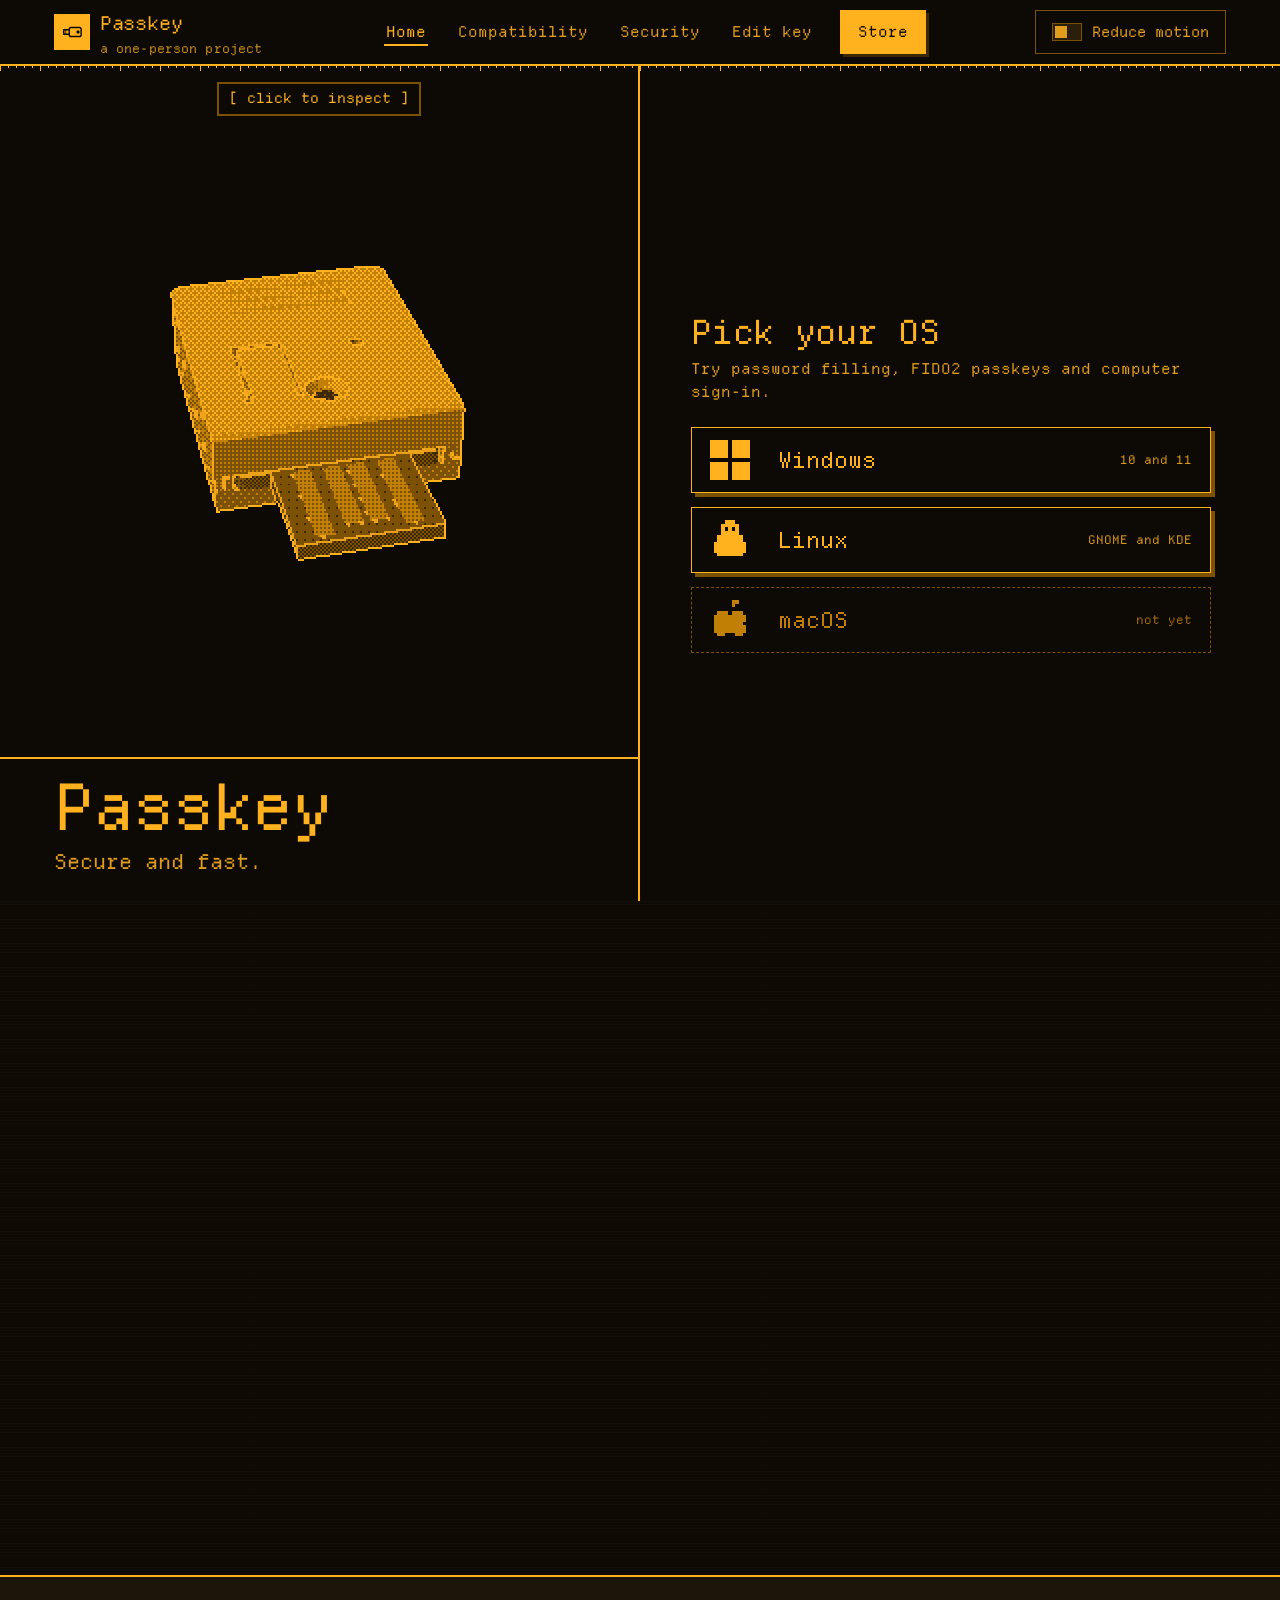
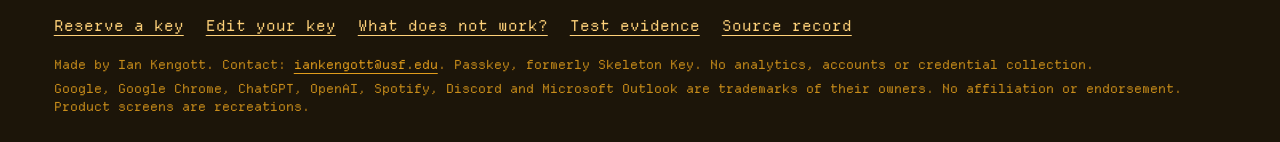
<file: index.html>
<!doctype html>
<html lang="en"><head><meta charset="utf-8"><meta name="viewport" content="width=device-width,initial-scale=1"><meta name="color-scheme" content="dark"><meta http-equiv="Content-Security-Policy" content="default-src 'none'; img-src 'self' data:; media-src 'none'; font-src 'self'; style-src 'self'; script-src 'self' 'sha256-IdLGAWMUiskqUsoD2l+1cBnlFsc8wrIlwTZbyuub1NM='; connect-src 'none'; base-uri 'none'; form-action 'none'"><title>Passkey | USB login assistant for Windows and Linux</title><meta name="description" content="Interactive demo of a USB login key for Windows and Linux. Try FIDO2 sign-in, saved-password fallback and local computer sign-in."><link rel="canonical" href="https://iankengott.github.io/passkey-site/"><meta name="robots" content="index,follow,max-image-preview:large"><meta property="og:type" content="website"><meta property="og:site_name" content="Passkey"><meta property="og:title" content="Passkey | USB login assistant for Windows and Linux"><meta property="og:description" content="Interactive demo of a USB login key for Windows and Linux. Try FIDO2 sign-in, saved-password fallback and local computer sign-in."><meta property="og:url" content="https://iankengott.github.io/passkey-site/"><meta property="og:image" content="https://iankengott.github.io/passkey-site/assets/passkey-render.jpg"><meta property="og:image:width" content="1600"><meta property="og:image:height" content="1000"><meta property="og:image:alt" content="Concept render of a small USB key with gold contacts and a status light"><meta name="twitter:card" content="summary_large_image"><meta name="twitter:title" content="Passkey | USB login assistant for Windows and Linux"><meta name="twitter:description" content="Interactive demo of a USB login key for Windows and Linux. Try FIDO2 sign-in, saved-password fallback and local computer sign-in."><meta name="twitter:image" content="https://iankengott.github.io/passkey-site/assets/passkey-render.jpg"><meta name="twitter:image:alt" content="Concept render of a small USB key with gold contacts and a status light"><script type="application/ld+json">{"@context":"https://schema.org","@type":"WebSite","name":"Passkey","alternateName":"Skeleton Key","url":"https://iankengott.github.io/passkey-site/","description":"Interactive demo of a USB login key for Windows and Linux. Try FIDO2 sign-in, saved-password fallback and local computer sign-in."}</script><link rel="icon" type="image/svg+xml" href="assets/favicon.svg?v=1"><link rel="icon" type="image/png" sizes="32x32" href="assets/favicon-32.png?v=1"><link rel="shortcut icon" href="favicon.ico?v=1"><link rel="apple-touch-icon" sizes="180x180" href="assets/apple-touch-icon.png"><meta name="theme-color" content="#0d0a05"><link rel="stylesheet" href="assets/site.css"><link rel="stylesheet" href="assets/data.css"><script src="assets/site.js" defer></script><script src="assets/pixel.js" defer></script></head><body>
<svg class="sprite" aria-hidden="true" focusable="false"><defs>
<symbol id="i-win" viewBox="0 0 24 24"><path fill="currentColor" d="M3 5.2 10.6 4v7.4H3zm8.6-1.3L21 2.5v8.9h-9.4zM3 12.6h7.6V20L3 18.8zm8.6 0H21v8.9l-9.4-1.4z"/></symbol>
<symbol id="i-linux" viewBox="0 0 24 24"><g fill="none" stroke="currentColor" stroke-width="1.6" stroke-linejoin="round"><path d="M12 2.8c-2.3 0-3.6 1.9-3.6 4.3 0 1.6-.6 2.7-1.7 4.2-1.3 1.8-2.3 3.9-2.1 6.1.1 1.2.8 2.4 2.4 3 1.6.6 3 .9 5 .9s3.4-.3 5-.9c1.6-.6 2.3-1.8 2.4-3 .2-2.2-.8-4.3-2.1-6.1-1.1-1.5-1.7-2.6-1.7-4.2 0-2.4-1.3-4.3-3.6-4.3z"/><path d="M9.5 12.5c0 3 1 6 2.5 6s2.5-3 2.5-6"/></g><circle cx="10.5" cy="7" r=".9" fill="currentColor"/><circle cx="13.5" cy="7" r=".9" fill="currentColor"/><path fill="currentColor" d="M10.6 9h2.8L12 10.6z"/></symbol>
<symbol id="i-chrome" viewBox="0 0 24 24"><g fill="none" stroke="currentColor" stroke-width="1.6"><circle cx="12" cy="12" r="9"/><circle cx="12" cy="12" r="3.4"/><path d="M12 8.6h8.4M9.1 13.7 4.9 6.4M14.9 13.7l-4.2 7.2"/></g></symbol>
<symbol id="i-firefox" viewBox="0 0 24 24"><g fill="none" stroke="currentColor" stroke-width="1.6" stroke-linecap="round"><circle cx="12" cy="12" r="9"/><path d="M6.2 7.3c1.6-.3 2.9.2 3.6 1.2 1.6-1.7 4.6-1.4 6 .6 1.2 1.7 1 4.4-.8 5.8-2 1.6-5.2 1-6.3-1.3"/><path d="M9.8 8.5c-.6 1.1-.6 2.4.1 3.4"/></g></symbol>
<symbol id="i-apple" viewBox="0 0 24 24"><path fill="currentColor" d="M16.4 12.6c0-2.3 1.9-3.4 2-3.5-1.1-1.6-2.8-1.8-3.4-1.8-1.4-.1-2.8.9-3.5.9s-1.8-.8-3-.8C6.9 7.4 5 8.8 5 11.9c0 3.4 2.3 7.6 4 7.6.9 0 1.4-.6 2.6-.6s1.5.6 2.6.6c1.9 0 3.3-3.7 3.5-4.3-.1 0-1.9-.7-2.1-2.6zM14.3 5.8c.7-.9 1.2-2 1-3.2-1 .1-2.2.7-2.9 1.6-.6.7-1.2 1.9-1 3 1.1.1 2.2-.5 2.9-1.4z"/></symbol>
<symbol id="i-phone" viewBox="0 0 24 24"><g fill="none" stroke="currentColor" stroke-width="1.6"><rect x="6.5" y="2.5" width="11" height="19" rx="2.4"/><path d="M10.5 18.5h3"/></g></symbol>
<symbol id="i-disk" viewBox="0 0 24 24"><g fill="none" stroke="currentColor" stroke-width="1.6"><rect x="3.5" y="5" width="17" height="14" rx="2"/><circle cx="12" cy="12" r="3.2"/><path d="M12 8.8V5"/></g></symbol>
<symbol id="i-pin" viewBox="0 0 24 24"><g fill="none" stroke="currentColor" stroke-width="1.6"><rect x="4" y="9" width="16" height="11" rx="2"/><path d="M8 9V7a4 4 0 0 1 8 0v2"/><circle cx="9" cy="14.5" r=".6" fill="currentColor"/><circle cx="12" cy="14.5" r=".6" fill="currentColor"/><circle cx="15" cy="14.5" r=".6" fill="currentColor"/></g></symbol>
<symbol id="i-frame" viewBox="0 0 24 24"><g fill="none" stroke="currentColor" stroke-width="1.6"><rect x="3" y="4" width="18" height="16" rx="2"/><rect x="8" y="9" width="10" height="7" rx="1" stroke-dasharray="2 1.6"/></g></symbol>
<symbol id="i-key" viewBox="0 0 24 24"><g fill="none" stroke="currentColor" stroke-width="1.6"><rect x="9" y="7" width="13" height="10" rx="2"/><path d="M9 9.5H3v5h6"/><path d="M4.6 11h1.2M4.6 13h1.2"/><circle cx="18.6" cy="12" r="1" fill="currentColor"/></g></symbol>
<symbol id="i-hwkey" viewBox="0 0 24 24"><g fill="none" stroke="currentColor" stroke-width="1.6"><rect x="8.5" y="6" width="13.5" height="12" rx="3"/><path d="M8.5 9.5H3v5h5.5"/><circle cx="15.2" cy="12" r="3"/></g></symbol>
<symbol id="i-cloud" viewBox="0 0 24 24"><path fill="none" stroke="currentColor" stroke-width="1.6" stroke-linejoin="round" d="M7 18.5h10.2a4 4 0 0 0 .6-8 5.6 5.6 0 0 0-10.8-1A4.6 4.6 0 0 0 7 18.5z"/></symbol>
<symbol id="i-screen" viewBox="0 0 24 24"><g fill="none" stroke="currentColor" stroke-width="1.6"><rect x="3" y="4" width="18" height="12.5" rx="1.6"/><path d="M8.5 20h7M12 16.5V20"/></g></symbol>
<symbol id="i-globe" viewBox="0 0 24 24"><g fill="none" stroke="currentColor" stroke-width="1.6"><circle cx="12" cy="12" r="9"/><path d="M3 12h18M12 3c2.6 2.6 3.6 5.8 3.6 9s-1 6.4-3.6 9c-2.6-2.6-3.6-5.8-3.6-9s1-6.4 3.6-9z"/></g></symbol>
<symbol id="i-shield" viewBox="0 0 24 24"><path fill="none" stroke="currentColor" stroke-width="1.6" stroke-linejoin="round" d="M12 3 4.5 6v5.5c0 4.6 3.1 8 7.5 9.5 4.4-1.5 7.5-4.9 7.5-9.5V6z"/></symbol>
<symbol id="i-arrow" viewBox="0 0 24 24"><path fill="none" stroke="currentColor" stroke-width="1.8" stroke-linecap="round" stroke-linejoin="round" d="M4 12h15m-5-5 5 5-5 5"/></symbol>
<symbol id="i-back" viewBox="0 0 24 24"><path fill="none" stroke="currentColor" stroke-width="1.8" stroke-linecap="round" stroke-linejoin="round" d="M20 12H5m5-5-5 5 5 5"/></symbol>
<symbol id="i-turn" viewBox="0 0 24 24"><path fill="none" stroke="currentColor" stroke-width="1.6" stroke-linecap="round" d="M4.5 9.5C6 6 9 4.5 12 4.5c4.1 0 7.5 3.4 7.5 7.5M19.5 14.5C18 18 15 19.5 12 19.5c-4.1 0-7.5-3.4-7.5-7.5M4 5v4.6h4.6M20 19v-4.6h-4.6"/></symbol>
<symbol id="i-backup" viewBox="0 0 24 24"><g fill="none" stroke="currentColor" stroke-width="1.6" stroke-linejoin="round"><path d="M4 7c0-1.7 3.6-3 8-3s8 1.3 8 3-3.6 3-8 3-8-1.3-8-3z"/><path d="M4 7v10c0 1.7 3.6 3 8 3s8-1.3 8-3V7M4 12c0 1.7 3.6 3 8 3s8-1.3 8-3"/></g></symbol>
<symbol id="i-sign" viewBox="0 0 24 24"><g fill="none" stroke="currentColor" stroke-width="1.6" stroke-linecap="round" stroke-linejoin="round"><path d="M4 17c2.5 0 3-6 5-6s1.2 5 3 5 2-3 3.4-3 1.2 2 2.6 2"/><path d="M4 20.5h16"/></g></symbol>
<symbol id="i-play" viewBox="0 0 24 24"><path fill="currentColor" d="M8 5.2v13.6a.8.8 0 0 0 1.2.7l10.6-6.8a.8.8 0 0 0 0-1.4L9.2 4.5A.8.8 0 0 0 8 5.2z"/></symbol>
<symbol id="i-pause" viewBox="0 0 24 24"><g fill="currentColor"><rect x="6.5" y="5" width="4" height="14" rx="1"/><rect x="13.5" y="5" width="4" height="14" rx="1"/></g></symbol>
<symbol id="i-sound" viewBox="0 0 24 24"><g fill="none" stroke="currentColor" stroke-width="1.7" stroke-linecap="round" stroke-linejoin="round"><path d="M4 9.5h3.5L12 5.5v13l-4.5-4H4z"/><path d="M15.5 9a4.2 4.2 0 0 1 0 6M18 6.5a7.8 7.8 0 0 1 0 11"/></g></symbol>
<symbol id="i-mute" viewBox="0 0 24 24"><g fill="none" stroke="currentColor" stroke-width="1.7" stroke-linecap="round" stroke-linejoin="round"><path d="M4 9.5h3.5L12 5.5v13l-4.5-4H4z"/><path d="m16 9.5 5 5M21 9.5l-5 5"/></g></symbol>
<symbol id="i-replay" viewBox="0 0 24 24"><g fill="none" stroke="currentColor" stroke-width="1.7" stroke-linecap="round" stroke-linejoin="round"><path d="M4.5 12a7.5 7.5 0 1 0 2.2-5.3"/><path d="M4.5 4.5v4h4"/></g></symbol>
<symbol id="i-skip" viewBox="0 0 24 24"><g fill="currentColor"><path d="M5 6.2v11.6a.7.7 0 0 0 1.1.6l8.4-5.8a.7.7 0 0 0 0-1.2L6.1 5.6A.7.7 0 0 0 5 6.2z"/><rect x="16.5" y="5.5" width="2.6" height="13" rx=".8"/></g></symbol>
<symbol id="i-mail" viewBox="0 0 24 24"><g fill="none" stroke="currentColor" stroke-width="1.7" stroke-linejoin="round"><rect x="3" y="5.5" width="18" height="13" rx="2"/><path d="m3.8 7 8.2 6.2L20.2 7"/></g></symbol>
<symbol id="i-dots" viewBox="0 0 24 24"><g fill="currentColor"><circle cx="5" cy="12" r="1.9"/><circle cx="12" cy="12" r="1.9"/><circle cx="19" cy="12" r="1.9"/></g></symbol>
</defs></svg><a class="skip" href="#main">Skip to content</a>
<header class="top"><div class="top-in"><a class="brand" href="index.html"><span class="brand-mark" aria-hidden="true"><svg class="ico" aria-hidden="true" focusable="false"><use href="#i-key"/></svg></span><span class="brand-word">Passkey<small>a one-person project</small></span></a><nav aria-label="Main"><a href="index.html" aria-current="page">Home</a><a href="compatibility.html">Compatibility</a><a href="security.html">Security</a><a href="editor/index.html">Edit key</a><a class="nav-buy" href="store.html">Store</a></nav><div class="motion js-only"><button id="motion" type="button" aria-pressed="false" aria-describedby="motion-note"><span class="switch" aria-hidden="true"></span><span>Reduce motion</span></button><span id="motion-note" class="motion-note" hidden>Already reduced by your system setting.</span></div></div></header>
<main id="main">
<section class="px-hero" id="px-hero" aria-labelledby="px-title" data-os="windows">
 <canvas id="px-canvas" aria-hidden="true"></canvas>
 <div class="px-grid">
  <div class="px-model-col">
   <div class="px-slot" id="px-model">
    <img class="px-still" loading="lazy" src="assets/px-key-still.png" width="718" height="686" alt="A pixel render of the Passkey key: a small printed case on a board with a USB-A plug edge">
    <button type="button" id="px-inspect" class="px-inspect" aria-expanded="false" aria-label="Inspect the key and see its main parts"><span class="px-hint">[ click to inspect ]</span></button>
    <div id="px-labels" class="px-labels" hidden aria-hidden="true"><svg id="px-leaders" class="px-leaders"></svg></div>
    <button type="button" id="px-close" class="px-close" hidden>Close ✕ <small>Esc</small></button>
    <p class="px-note">Board and part colours as in the maker’s photos. The case colour is not decided; the case is a provisional design, not printed yet.</p>
   </div>
   <div class="px-name"><h1 id="px-title">Passkey</h1><p>Secure and fast.</p></div>
  </div>
  <div class="px-pick" id="px-pick">
   <h2 id="px-pick-title">Pick your OS</h2>
   <p class="px-sub">Try password filling, FIDO2 passkeys and computer sign-in.</p>
   <div class="px-os" role="group" aria-labelledby="px-pick-title">
    <button type="button" id="px-os-windows"><svg viewBox="0 0 11 11" aria-hidden="true"><path fill="currentColor" d="M0 0h5v5H0zM6 0h5v5H6zM0 6h5v5H0zM6 6h5v5H6z"/></svg><span>Windows</span><small>10 and 11</small></button>
    <button type="button" id="px-os-linux"><svg viewBox="0 0 11 11" aria-hidden="true"><path fill="currentColor" d="M4 0h3v1h1v3h1v2h1v3H9v1H2V9H1V6h1V4h1V1h1zM4 2v1h1V2zm2 0v1h1V2z"/></svg><span>Linux</span><small>GNOME and KDE</small></button>
    <button type="button" id="px-os-mac" disabled><svg viewBox="0 0 11 11" aria-hidden="true"><path fill="currentColor" d="M6 0h2v1H7v1H6zM2 3h3v1h1V3h3v1h1v2H9v1h1v2H9v1H7V9H4v1H2V9H1V4h1z"/></svg><span>macOS</span><small>not yet</small></button>
   </div>
   <noscript><p class="px-sub">The interactive sign-in demo requires JavaScript.</p></noscript>
  </div>
 </div>
 <div class="px-story" id="px-story" hidden>
  <div class="px-text">
   <p id="px-say" class="px-say" tabindex="-1" aria-live="polite"></p>
   <p id="px-say-sub" class="px-say-sub"></p>
   <div class="px-ctl"><button type="button" id="px-restart">Restart</button><button type="button" id="px-exit">Exit ✕ <small>Esc</small></button></div>
  </div>
  <div class="px-slot" id="px-scene"><img class="px-still" loading="lazy" src="assets/px-pc-still.png" width="1008" height="844" alt="A pixel render of a PC on a desk with the key beside it">
   <button type="button" id="px-inset" class="px-inset" hidden><span>Close-up of the key and the USB port. Click to plug it in.</span></button></div>
 </div>
 <svg id="px-gesture" class="px-gesture" aria-hidden="true"></svg>
 <button type="button" id="px-plug" class="px-plug" hidden><span>Plug in the key</span></button>
 <div id="px-screen" class="px-screen" hidden>
  <div class="px-bar px-winbar"><i class="px-start"></i><span class="px-search">Search</span><i></i><i></i><i></i><span class="px-clock">9:41</span></div>
  <div class="px-bar px-gnomebar"><span>Activities</span><span class="px-clock">Mon 9:41</span><span>▮▮ ◖</span></div>
  <div id="px-desk" class="px-desk"></div>
  <div id="px-window" class="px-win" hidden></div>
 </div>
</section>
<section id="bench" class="reveal band" aria-labelledby="bench-title">
 <div class="band-row"><div><p class="eyebrow">From my workbench</p><h2 id="bench-title">What I’m working on.</h2></div></div>
  <article class="log-card" aria-labelledby="log-title"><h3 id="log-title">Dev log</h3><ol class="log"><li><time datetime="2026-11-24">24 Nov</time><p>Firmware 0.9: deleting a saved password now needs a press. Signed demo release v0.4 is out.</p></li><li><time datetime="2026-11-22">22 Nov</time><p>One installer for Linux and Windows, on a small read-only drive the key shows.</p></li><li><time datetime="2026-11-19">19 Nov</time><p>Signed firmware updates. The key refuses an update without a valid signature.</p></li><li><time datetime="2026-11-17">17 Nov</time><p>Press-only Linux login, if you opt in: empty password, then a press on the board.</p></li><li><time datetime="2026-11-15">15 Nov</time><p>Demo firmware for the Raspberry Pi Pico 2 and Waveshare RP2350-One, in a simulator.</p></li></ol></article>
</section>
<section id="about" class="reveal band" aria-labelledby="about-title">
 <div class="about-portrait">
  <img id="about-photo" src="[data-uri]" width="480" height="480" loading="lazy" alt="Ian Kengott">
  <canvas id="about-pixels" width="80" height="80" role="img" aria-label="Ian Kengott" hidden></canvas>
  <canvas id="about-particles" width="256" height="256" aria-hidden="true"></canvas>
 </div>
 <div class="about-copy">
  <h2 id="about-title">About me</h2>
  <p>I’m Ian Kengott. I study physics at the University of South Florida and build Passkey as a personal project.</p>
  <p><a class="more" href="https://ink-ten.vercel.app/">My research and other projects <svg class="ico sm" aria-hidden="true" focusable="false"><use href="#i-arrow"/></svg></a></p>
 </div>
</section></main>
<footer><div class="foot-in"><nav aria-label="Footer"><a href="store.html">Reserve a key</a><a href="editor/index.html">Edit your key</a><a href="compatibility.html#works">What does not work?</a><a href="security.html#evidence">Test evidence</a><a href="assets/sources.json">Source record</a></nav><p class="foot-made">Made by Ian Kengott. Contact: <a href="mailto:iankengott@usf.edu">iankengott@usf.edu</a>. <span class="fine">Passkey, formerly Skeleton Key. No analytics, accounts or credential collection.</span></p><p class="foot-legal">Google, Google Chrome, ChatGPT, OpenAI, Spotify, Discord and Microsoft Outlook are trademarks of their owners. No affiliation or endorsement. Product screens are recreations.</p></div></footer></body></html>
</file>
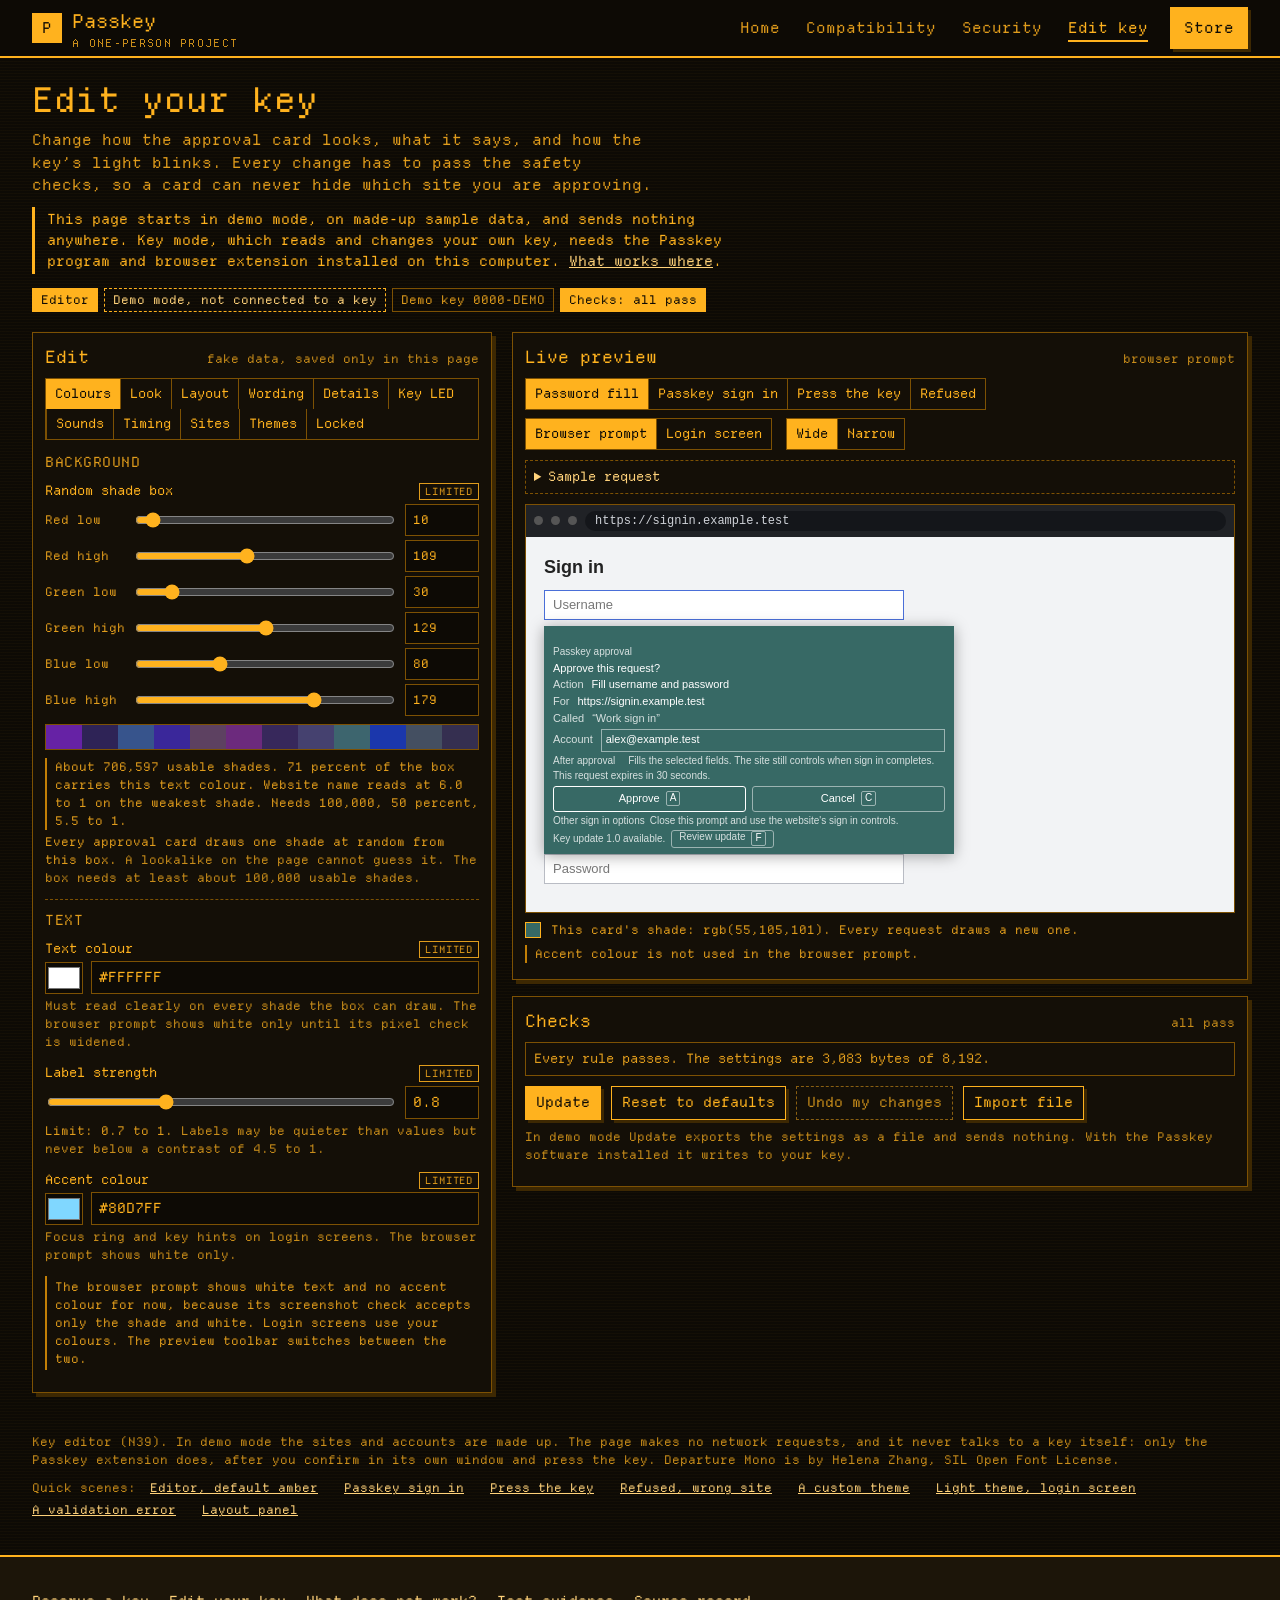
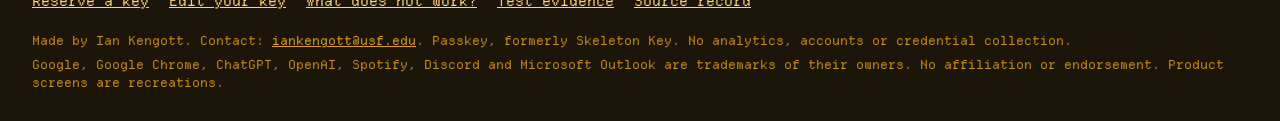
<file: editor/index.html>
<!doctype html>
<html lang="en">
<head>
<meta charset="utf-8">
<meta name="viewport" content="width=device-width, initial-scale=1">
<meta http-equiv="Content-Security-Policy" content="default-src 'none'; script-src 'self' 'sha256-BYjmiUTu+QVp36IatxMbWZsaUz25D1uxXjT5rfJj4/Y='; style-src 'self'; font-src 'self'; img-src 'self' data:; connect-src 'none'; base-uri 'none'; form-action 'none'">
<title>Passkey key editor | Change how your key looks and sounds</title><meta name="description" content="Edit your Passkey key: the approval card, its wording, and the key light. Try it on sample data first; it connects to a real key only through the Passkey program and extension."><link rel="canonical" href="https://iankengott.github.io/passkey-site/editor/"><meta name="robots" content="index,follow,max-image-preview:large"><meta property="og:type" content="website"><meta property="og:site_name" content="Passkey"><meta property="og:title" content="Passkey key editor | Change how your key looks and sounds"><meta property="og:description" content="Edit your Passkey key: the approval card, its wording, and the key light. Try it on sample data first; it connects to a real key only through the Passkey program and extension."><meta property="og:url" content="https://iankengott.github.io/passkey-site/editor/"><meta property="og:image" content="https://iankengott.github.io/passkey-site/assets/passkey-render.jpg"><meta property="og:image:width" content="1600"><meta property="og:image:height" content="1000"><meta property="og:image:alt" content="Concept render of a small USB key with gold contacts and a status light"><meta name="twitter:card" content="summary_large_image"><meta name="twitter:title" content="Passkey key editor | Change how your key looks and sounds"><meta name="twitter:description" content="Edit your Passkey key: the approval card, its wording, and the key light. Try it on sample data first; it connects to a real key only through the Passkey program and extension."><meta name="twitter:image" content="https://iankengott.github.io/passkey-site/assets/passkey-render.jpg"><meta name="twitter:image:alt" content="Concept render of a small USB key with gold contacts and a status light"><script type="application/ld+json">{"@context":"https://schema.org","@type":"WebPage","name":"Passkey key editor | Change how your key looks and sounds","url":"https://iankengott.github.io/passkey-site/editor/","description":"Edit your Passkey key: the approval card, its wording, and the key light. Try it on sample data first; it connects to a real key only through the Passkey program and extension."}</script><link rel="icon" type="image/svg+xml" href="../assets/favicon.svg?v=1"><link rel="icon" type="image/png" sizes="32x32" href="../assets/favicon-32.png?v=1"><link rel="shortcut icon" href="../favicon.ico?v=1"><link rel="apple-touch-icon" sizes="180x180" href="../assets/apple-touch-icon.png"><meta name="theme-color" content="#0d0a05">
<link rel="stylesheet" href="editor.css">
<link rel="stylesheet" href="site-frame.css">
</head>
<body>
<header class="top"><div class="top-in"><a class="brand" href="../index.html" aria-label="Passkey home"><span class="brand-mark" aria-hidden="true">P</span><span>Passkey<small>a one-person project</small></span></a><nav aria-label="Main"><a href="../index.html">Home</a><a href="../compatibility.html">Compatibility</a><a href="../security.html">Security</a><a href="../editor/index.html" aria-current="page">Edit key</a><a class="nav-buy" href="../store.html">Store</a></nav></div></header>

<section class="intro" aria-labelledby="h-intro">
  <h1 id="h-intro">Edit your key</h1>
  <p class="lead">Change how the approval card looks, what it says, and how the key’s light blinks. Every change has to pass the safety checks, so a card can never hide which site you are approving.</p>
  <p class="mode-note" id="mode-note">This page starts in demo mode, on made-up sample data, and sends nothing anywhere. Key mode, which reads and changes your own key, needs the Passkey program and browser extension installed on this computer. <a href="../compatibility.html">What works where</a>.</p>
  <div class="chips" aria-label="Status">
      <span class="chip fill">Editor</span>
      <span class="chip warn">Demo mode, not connected to a key</span>
      <span class="chip" id="chip-key">Demo key 0000-DEMO</span>
      <span class="chip" id="chip-state">Checks: starting</span>
    </div>
</section>

<main class="ed" id="main">
  <div class="col-left">
    <section class="pane" aria-labelledby="h-edit">
      <h2 id="h-edit">Edit <small>fake data, saved only in this page</small></h2>
      <div class="seg tabs" role="tablist" id="tabs" aria-label="Settings groups"></div>
      <div class="panel" id="panel" role="tabpanel" tabindex="-1"></div>
    </section>
  </div>

  <div class="col-right">
    <section class="pane stage-sticky" aria-labelledby="h-prev">
      <h2 id="h-prev">Live preview <small id="prev-sub"></small></h2>
      <div class="toolbar">
        <div class="seg" id="seg-state" role="group" aria-label="Prompt state"></div>
        <select id="sel-variant" aria-label="Refusal kind" class="w-auto" hidden></select>
        <div class="seg" id="seg-surface" role="group" aria-label="Where the prompt appears"></div>
        <div class="seg" id="seg-width" role="group" aria-label="Card width"></div>
      </div>
      <details class="sample">
        <summary>Sample request</summary>
        <div class="toolbar">
          <label class="grp">Site <select id="sel-site" class="w-auto"></select></label>
          <label class="tog"><input type="checkbox" id="ck-frame"> Inside another site's frame</label>
          <label class="tog"><input type="checkbox" id="ck-get"> Form uses GET</label>
          <label class="tog"><input type="checkbox" id="ck-update" checked> Key update waiting</label>
          <label class="grp">Approve is disabled because <select id="sel-reason" class="w-auto"></select></label>
          <label class="tog"><input type="checkbox" id="ck-locks"> Mark what is locked</label>
          <button type="button" class="small" id="btn-shade">Draw another shade</button>
        </div>
      </details>
      <div class="stage" id="stage" aria-live="polite"></div>
      <div class="shade-cap" id="shade-cap"></div>
      <div class="notes" id="notes"></div>
    </section>

    <section class="pane" aria-labelledby="h-check">
      <h2 id="h-check">Checks <small id="check-sub"></small></h2>
      <div id="checks"></div>
      <div class="actions">
        <button type="button" class="primary" id="btn-update">Update</button>
        <button type="button" id="btn-reset">Reset to defaults</button>
        <button type="button" id="btn-revert">Undo my changes</button>
        <button type="button" id="btn-rollback" hidden>Go back to last good</button>
        <button type="button" id="btn-import">Import file</button>
        <input type="file" id="file-import" accept="application/json,.json" class="sr" tabindex="-1" aria-label="Import a settings file">
      </div>
      <p class="hint mt8">In demo mode Update exports the settings as a file and sends nothing. With the Passkey software installed it writes to your key.</p>
    </section>
  </div>
</main>

<section class="foot" aria-label="About this page">
  <p>Key editor (N39). In demo mode the sites and accounts are made up. The page makes no network requests, and it never talks to a key itself: only the Passkey extension does, after you confirm in its own window and press the key. Departure Mono is by Helena Zhang, SIL Open Font License.</p>
  <div class="scenes" id="scenes" aria-label="Quick scenes"></div>
</section>
<footer><div class="foot-in"><nav aria-label="Footer"><a href="../store.html">Reserve a key</a><a href="../editor/index.html">Edit your key</a><a href="../compatibility.html#works">What does not work?</a><a href="../security.html#evidence">Test evidence</a><a href="../assets/sources.json">Source record</a></nav><p class="foot-made">Made by Ian Kengott. Contact: <a href="mailto:iankengott@usf.edu">iankengott@usf.edu</a>. <span class="fine">Passkey, formerly Skeleton Key. No analytics, accounts or credential collection.</span></p><p class="foot-legal">Google, Google Chrome, ChatGPT, OpenAI, Spotify, Discord and Microsoft Outlook are trademarks of their owners. No affiliation or endorsement. Product screens are recreations.</p></div></footer>

<dialog id="dlg-update" aria-labelledby="dlg-h"></dialog>
<dialog id="dlg-reset" aria-labelledby="dlg-reset-h">
  <h2 id="dlg-reset-h">Reset everything to defaults?</h2>
  <p>This replaces every setting on this page with the factory settings: the default amber look, the shipped wording, the shipped LED colours. Site nicknames are cleared. Nothing on a key changes until you press Update.</p>
  <div class="btnrow"><button type="button" class="primary" id="reset-yes">Reset</button><button type="button" id="reset-no">Keep my settings</button></div>
</dialog>
<div class="toast" id="toast" role="status" hidden></div>

<script src="schema-data.js"></script>
<script src="validate.js"></script>
<script src="editor.js"></script>
</body>
</html>
</file>
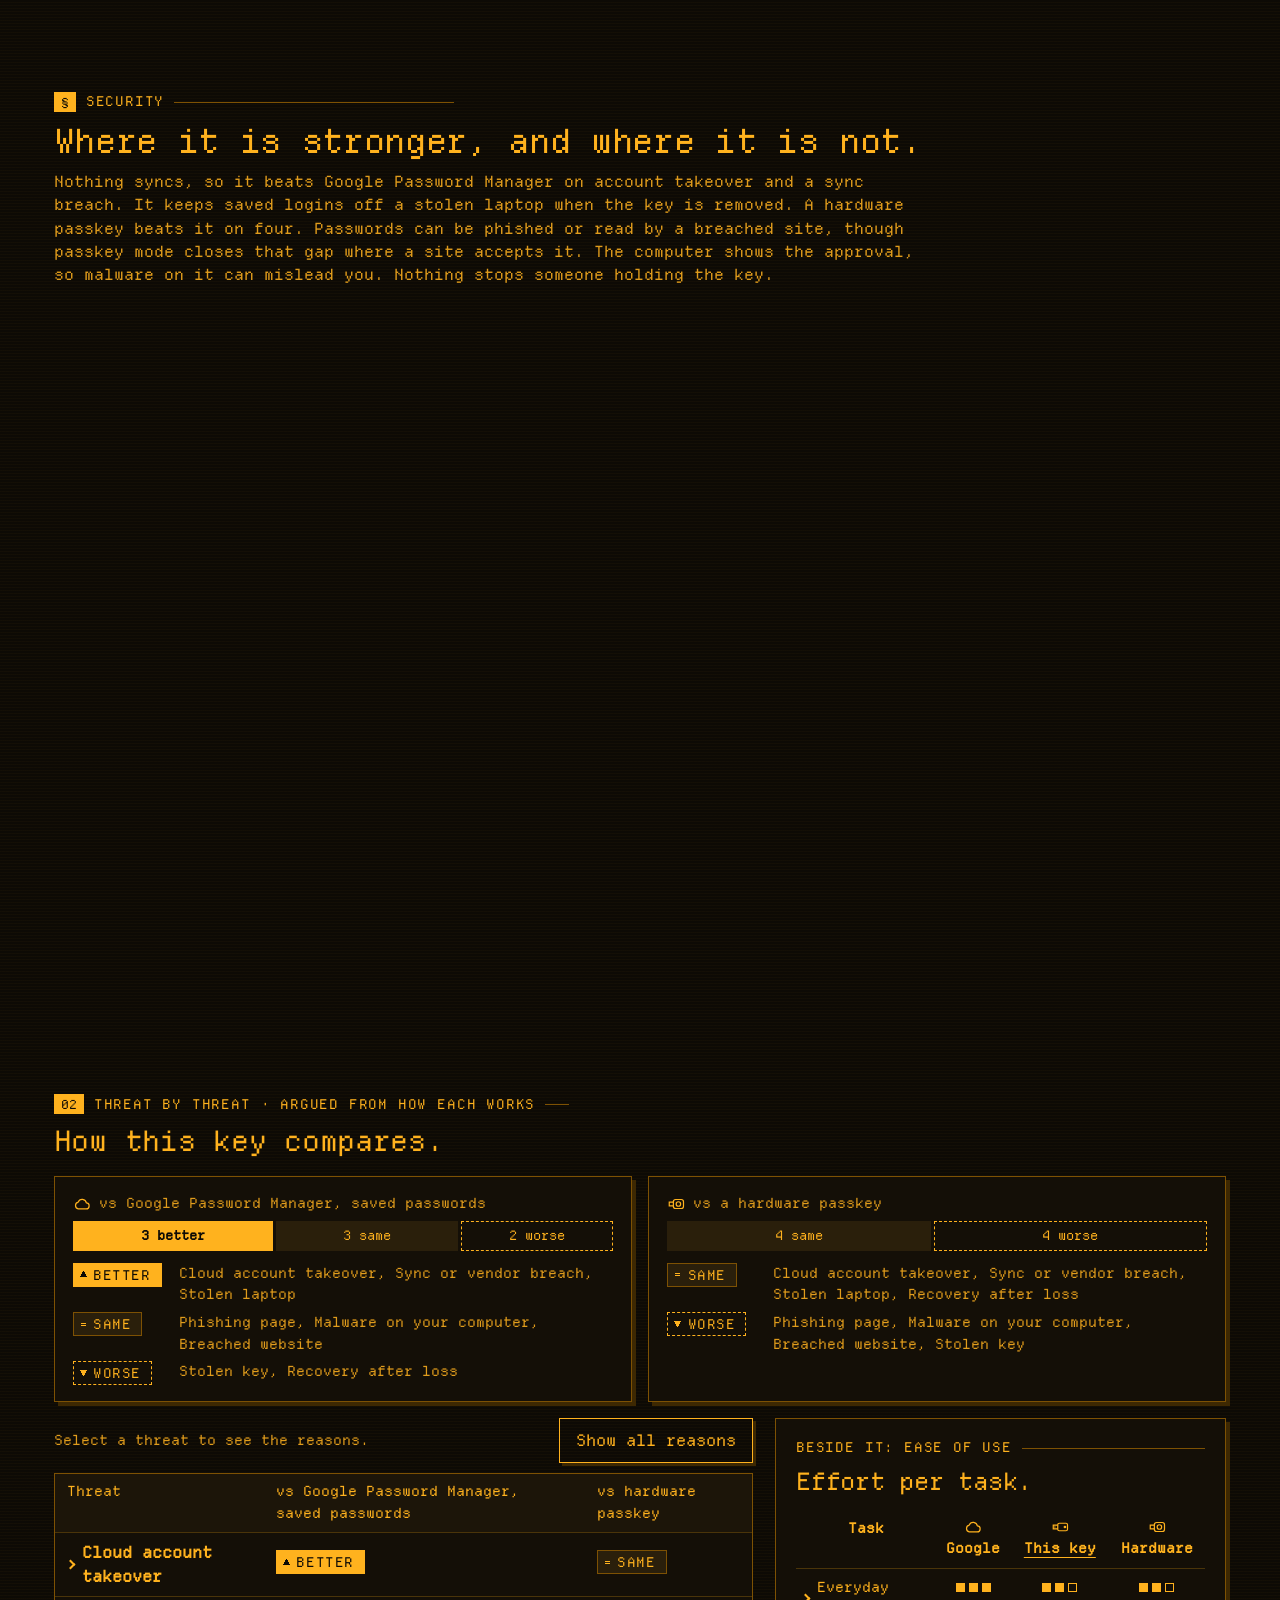
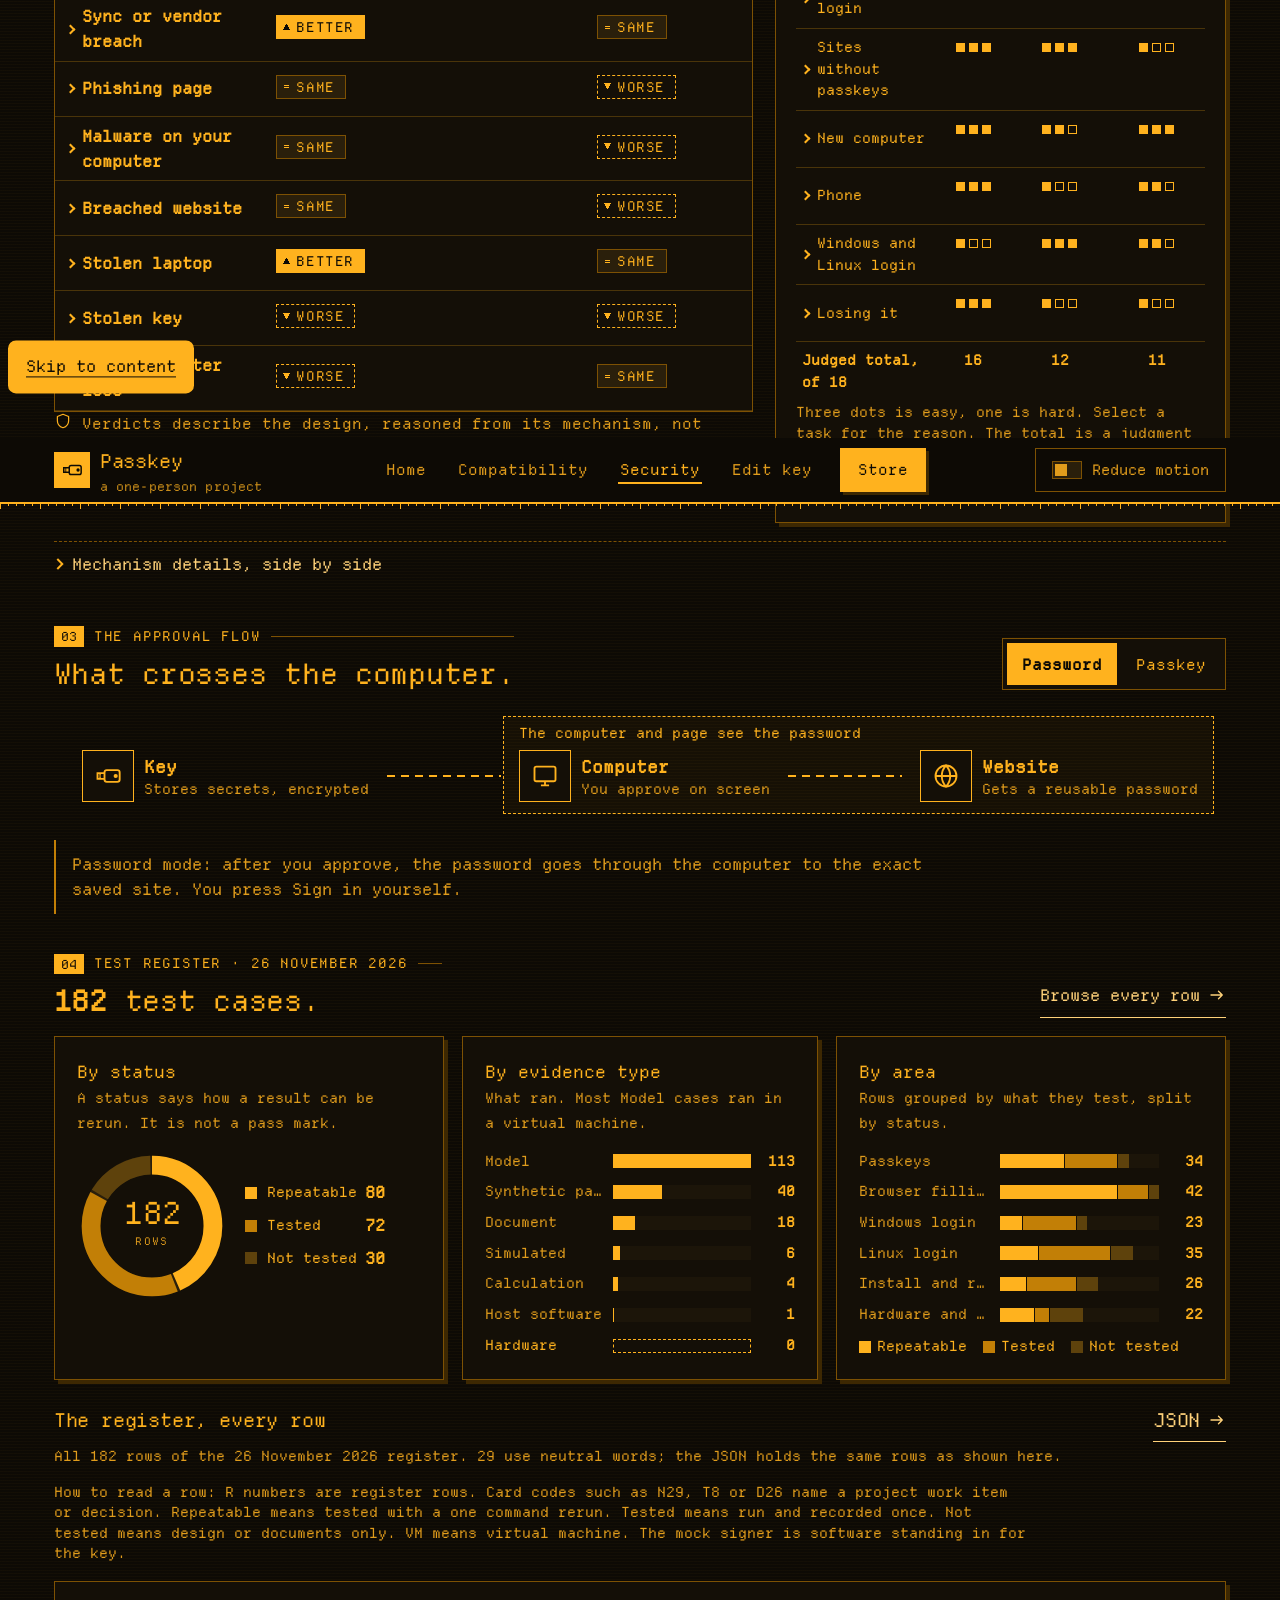
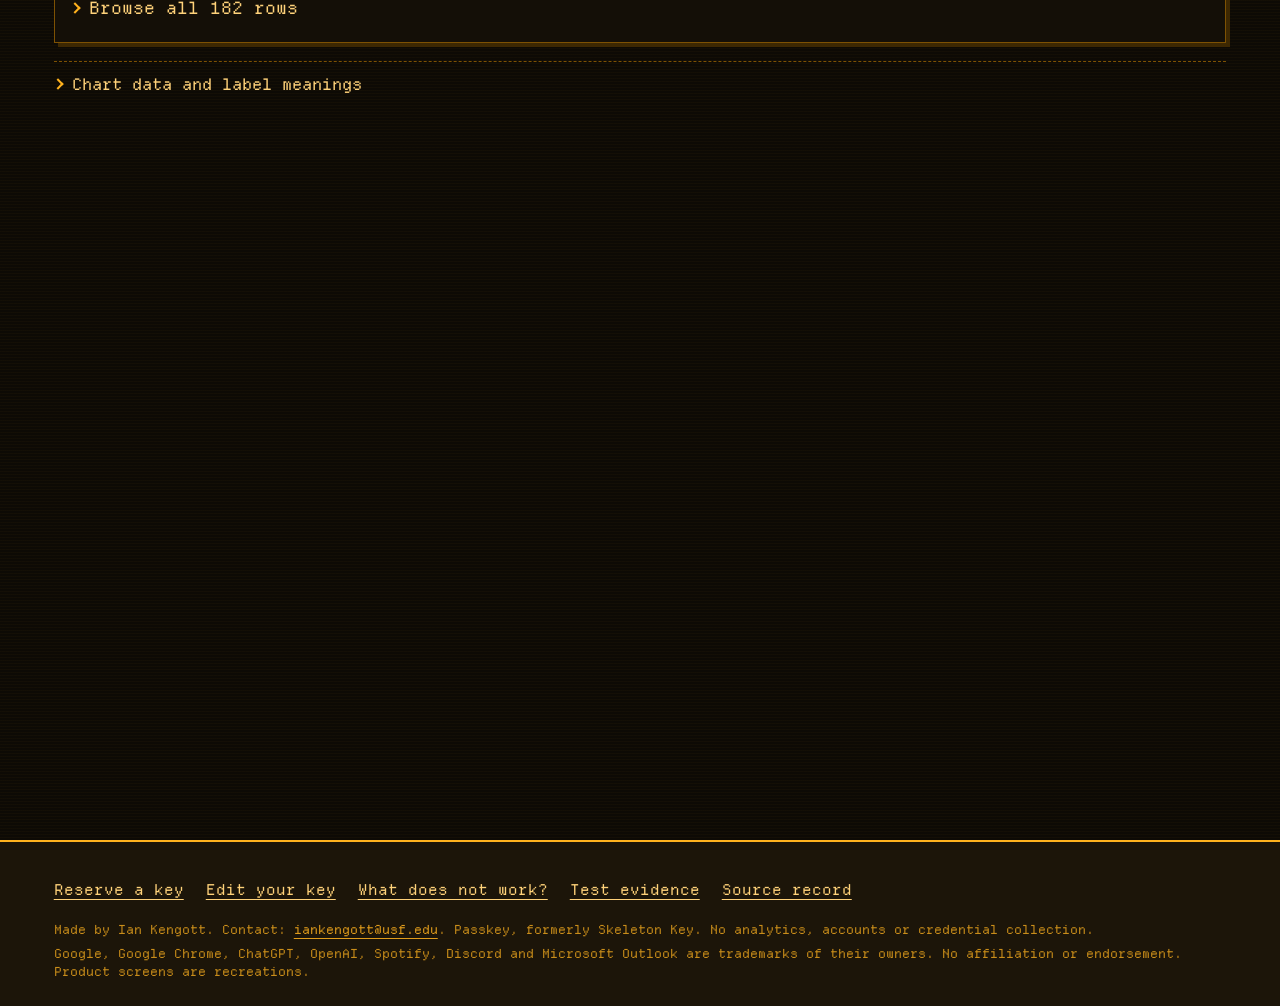
<file: architecture.html>
<!doctype html>
<html lang="en"><head><meta charset="utf-8"><meta name="viewport" content="width=device-width,initial-scale=1"><meta name="color-scheme" content="dark"><meta http-equiv="Content-Security-Policy" content="default-src 'none'; img-src 'self' data:; media-src 'none'; font-src 'self'; style-src 'self'; script-src 'self' 'sha256-HjDVeatQqzeTIyRO6r7xPxtxih8Wdf2N7pAvuCn+iWc='; connect-src 'none'; base-uri 'none'; form-action 'none'"><title>Page moved | Passkey</title><meta name="description" content="This page has moved."><noscript><meta http-equiv="refresh" content="0; url=security.html#flow"></noscript><meta name="robots" content="noindex,follow"><meta property="og:type" content="website"><meta property="og:site_name" content="Passkey"><meta property="og:title" content="Page moved | Passkey"><meta property="og:description" content="This page has moved."><meta property="og:image" content="https://iankengott.github.io/passkey-site/assets/passkey-render.jpg"><meta property="og:image:width" content="1600"><meta property="og:image:height" content="1000"><meta property="og:image:alt" content="Concept render of a small USB key with gold contacts and a status light"><meta name="twitter:card" content="summary_large_image"><meta name="twitter:title" content="Page moved | Passkey"><meta name="twitter:description" content="This page has moved."><meta name="twitter:image" content="https://iankengott.github.io/passkey-site/assets/passkey-render.jpg"><meta name="twitter:image:alt" content="Concept render of a small USB key with gold contacts and a status light"><script type="application/ld+json">{"@context":"https://schema.org","@type":"WebPage","name":"Page moved | Passkey","url":"https://iankengott.github.io/passkey-site/security.html","description":"This page has moved."}</script><link rel="icon" type="image/svg+xml" href="assets/favicon.svg?v=1"><link rel="icon" type="image/png" sizes="32x32" href="assets/favicon-32.png?v=1"><link rel="shortcut icon" href="favicon.ico?v=1"><link rel="apple-touch-icon" sizes="180x180" href="assets/apple-touch-icon.png"><meta name="theme-color" content="#0d0a05"><link rel="stylesheet" href="assets/site.css"><link rel="stylesheet" href="assets/data.css"><script src="assets/site.js" defer></script></head><body data-redirect="security.html#flow">
<svg class="sprite" aria-hidden="true" focusable="false"><defs>
<symbol id="i-win" viewBox="0 0 24 24"><path fill="currentColor" d="M3 5.2 10.6 4v7.4H3zm8.6-1.3L21 2.5v8.9h-9.4zM3 12.6h7.6V20L3 18.8zm8.6 0H21v8.9l-9.4-1.4z"/></symbol>
<symbol id="i-linux" viewBox="0 0 24 24"><g fill="none" stroke="currentColor" stroke-width="1.6" stroke-linejoin="round"><path d="M12 2.8c-2.3 0-3.6 1.9-3.6 4.3 0 1.6-.6 2.7-1.7 4.2-1.3 1.8-2.3 3.9-2.1 6.1.1 1.2.8 2.4 2.4 3 1.6.6 3 .9 5 .9s3.4-.3 5-.9c1.6-.6 2.3-1.8 2.4-3 .2-2.2-.8-4.3-2.1-6.1-1.1-1.5-1.7-2.6-1.7-4.2 0-2.4-1.3-4.3-3.6-4.3z"/><path d="M9.5 12.5c0 3 1 6 2.5 6s2.5-3 2.5-6"/></g><circle cx="10.5" cy="7" r=".9" fill="currentColor"/><circle cx="13.5" cy="7" r=".9" fill="currentColor"/><path fill="currentColor" d="M10.6 9h2.8L12 10.6z"/></symbol>
<symbol id="i-chrome" viewBox="0 0 24 24"><g fill="none" stroke="currentColor" stroke-width="1.6"><circle cx="12" cy="12" r="9"/><circle cx="12" cy="12" r="3.4"/><path d="M12 8.6h8.4M9.1 13.7 4.9 6.4M14.9 13.7l-4.2 7.2"/></g></symbol>
<symbol id="i-firefox" viewBox="0 0 24 24"><g fill="none" stroke="currentColor" stroke-width="1.6" stroke-linecap="round"><circle cx="12" cy="12" r="9"/><path d="M6.2 7.3c1.6-.3 2.9.2 3.6 1.2 1.6-1.7 4.6-1.4 6 .6 1.2 1.7 1 4.4-.8 5.8-2 1.6-5.2 1-6.3-1.3"/><path d="M9.8 8.5c-.6 1.1-.6 2.4.1 3.4"/></g></symbol>
<symbol id="i-apple" viewBox="0 0 24 24"><path fill="currentColor" d="M16.4 12.6c0-2.3 1.9-3.4 2-3.5-1.1-1.6-2.8-1.8-3.4-1.8-1.4-.1-2.8.9-3.5.9s-1.8-.8-3-.8C6.9 7.4 5 8.8 5 11.9c0 3.4 2.3 7.6 4 7.6.9 0 1.4-.6 2.6-.6s1.5.6 2.6.6c1.9 0 3.3-3.7 3.5-4.3-.1 0-1.9-.7-2.1-2.6zM14.3 5.8c.7-.9 1.2-2 1-3.2-1 .1-2.2.7-2.9 1.6-.6.7-1.2 1.9-1 3 1.1.1 2.2-.5 2.9-1.4z"/></symbol>
<symbol id="i-phone" viewBox="0 0 24 24"><g fill="none" stroke="currentColor" stroke-width="1.6"><rect x="6.5" y="2.5" width="11" height="19" rx="2.4"/><path d="M10.5 18.5h3"/></g></symbol>
<symbol id="i-disk" viewBox="0 0 24 24"><g fill="none" stroke="currentColor" stroke-width="1.6"><rect x="3.5" y="5" width="17" height="14" rx="2"/><circle cx="12" cy="12" r="3.2"/><path d="M12 8.8V5"/></g></symbol>
<symbol id="i-pin" viewBox="0 0 24 24"><g fill="none" stroke="currentColor" stroke-width="1.6"><rect x="4" y="9" width="16" height="11" rx="2"/><path d="M8 9V7a4 4 0 0 1 8 0v2"/><circle cx="9" cy="14.5" r=".6" fill="currentColor"/><circle cx="12" cy="14.5" r=".6" fill="currentColor"/><circle cx="15" cy="14.5" r=".6" fill="currentColor"/></g></symbol>
<symbol id="i-frame" viewBox="0 0 24 24"><g fill="none" stroke="currentColor" stroke-width="1.6"><rect x="3" y="4" width="18" height="16" rx="2"/><rect x="8" y="9" width="10" height="7" rx="1" stroke-dasharray="2 1.6"/></g></symbol>
<symbol id="i-key" viewBox="0 0 24 24"><g fill="none" stroke="currentColor" stroke-width="1.6"><rect x="9" y="7" width="13" height="10" rx="2"/><path d="M9 9.5H3v5h6"/><path d="M4.6 11h1.2M4.6 13h1.2"/><circle cx="18.6" cy="12" r="1" fill="currentColor"/></g></symbol>
<symbol id="i-hwkey" viewBox="0 0 24 24"><g fill="none" stroke="currentColor" stroke-width="1.6"><rect x="8.5" y="6" width="13.5" height="12" rx="3"/><path d="M8.5 9.5H3v5h5.5"/><circle cx="15.2" cy="12" r="3"/></g></symbol>
<symbol id="i-cloud" viewBox="0 0 24 24"><path fill="none" stroke="currentColor" stroke-width="1.6" stroke-linejoin="round" d="M7 18.5h10.2a4 4 0 0 0 .6-8 5.6 5.6 0 0 0-10.8-1A4.6 4.6 0 0 0 7 18.5z"/></symbol>
<symbol id="i-screen" viewBox="0 0 24 24"><g fill="none" stroke="currentColor" stroke-width="1.6"><rect x="3" y="4" width="18" height="12.5" rx="1.6"/><path d="M8.5 20h7M12 16.5V20"/></g></symbol>
<symbol id="i-globe" viewBox="0 0 24 24"><g fill="none" stroke="currentColor" stroke-width="1.6"><circle cx="12" cy="12" r="9"/><path d="M3 12h18M12 3c2.6 2.6 3.6 5.8 3.6 9s-1 6.4-3.6 9c-2.6-2.6-3.6-5.8-3.6-9s1-6.4 3.6-9z"/></g></symbol>
<symbol id="i-shield" viewBox="0 0 24 24"><path fill="none" stroke="currentColor" stroke-width="1.6" stroke-linejoin="round" d="M12 3 4.5 6v5.5c0 4.6 3.1 8 7.5 9.5 4.4-1.5 7.5-4.9 7.5-9.5V6z"/></symbol>
<symbol id="i-arrow" viewBox="0 0 24 24"><path fill="none" stroke="currentColor" stroke-width="1.8" stroke-linecap="round" stroke-linejoin="round" d="M4 12h15m-5-5 5 5-5 5"/></symbol>
<symbol id="i-back" viewBox="0 0 24 24"><path fill="none" stroke="currentColor" stroke-width="1.8" stroke-linecap="round" stroke-linejoin="round" d="M20 12H5m5-5-5 5 5 5"/></symbol>
<symbol id="i-turn" viewBox="0 0 24 24"><path fill="none" stroke="currentColor" stroke-width="1.6" stroke-linecap="round" d="M4.5 9.5C6 6 9 4.5 12 4.5c4.1 0 7.5 3.4 7.5 7.5M19.5 14.5C18 18 15 19.5 12 19.5c-4.1 0-7.5-3.4-7.5-7.5M4 5v4.6h4.6M20 19v-4.6h-4.6"/></symbol>
<symbol id="i-backup" viewBox="0 0 24 24"><g fill="none" stroke="currentColor" stroke-width="1.6" stroke-linejoin="round"><path d="M4 7c0-1.7 3.6-3 8-3s8 1.3 8 3-3.6 3-8 3-8-1.3-8-3z"/><path d="M4 7v10c0 1.7 3.6 3 8 3s8-1.3 8-3V7M4 12c0 1.7 3.6 3 8 3s8-1.3 8-3"/></g></symbol>
<symbol id="i-sign" viewBox="0 0 24 24"><g fill="none" stroke="currentColor" stroke-width="1.6" stroke-linecap="round" stroke-linejoin="round"><path d="M4 17c2.5 0 3-6 5-6s1.2 5 3 5 2-3 3.4-3 1.2 2 2.6 2"/><path d="M4 20.5h16"/></g></symbol>
<symbol id="i-play" viewBox="0 0 24 24"><path fill="currentColor" d="M8 5.2v13.6a.8.8 0 0 0 1.2.7l10.6-6.8a.8.8 0 0 0 0-1.4L9.2 4.5A.8.8 0 0 0 8 5.2z"/></symbol>
<symbol id="i-pause" viewBox="0 0 24 24"><g fill="currentColor"><rect x="6.5" y="5" width="4" height="14" rx="1"/><rect x="13.5" y="5" width="4" height="14" rx="1"/></g></symbol>
<symbol id="i-sound" viewBox="0 0 24 24"><g fill="none" stroke="currentColor" stroke-width="1.7" stroke-linecap="round" stroke-linejoin="round"><path d="M4 9.5h3.5L12 5.5v13l-4.5-4H4z"/><path d="M15.5 9a4.2 4.2 0 0 1 0 6M18 6.5a7.8 7.8 0 0 1 0 11"/></g></symbol>
<symbol id="i-mute" viewBox="0 0 24 24"><g fill="none" stroke="currentColor" stroke-width="1.7" stroke-linecap="round" stroke-linejoin="round"><path d="M4 9.5h3.5L12 5.5v13l-4.5-4H4z"/><path d="m16 9.5 5 5M21 9.5l-5 5"/></g></symbol>
<symbol id="i-replay" viewBox="0 0 24 24"><g fill="none" stroke="currentColor" stroke-width="1.7" stroke-linecap="round" stroke-linejoin="round"><path d="M4.5 12a7.5 7.5 0 1 0 2.2-5.3"/><path d="M4.5 4.5v4h4"/></g></symbol>
<symbol id="i-skip" viewBox="0 0 24 24"><g fill="currentColor"><path d="M5 6.2v11.6a.7.7 0 0 0 1.1.6l8.4-5.8a.7.7 0 0 0 0-1.2L6.1 5.6A.7.7 0 0 0 5 6.2z"/><rect x="16.5" y="5.5" width="2.6" height="13" rx=".8"/></g></symbol>
<symbol id="i-mail" viewBox="0 0 24 24"><g fill="none" stroke="currentColor" stroke-width="1.7" stroke-linejoin="round"><rect x="3" y="5.5" width="18" height="13" rx="2"/><path d="m3.8 7 8.2 6.2L20.2 7"/></g></symbol>
<symbol id="i-dots" viewBox="0 0 24 24"><g fill="currentColor"><circle cx="5" cy="12" r="1.9"/><circle cx="12" cy="12" r="1.9"/><circle cx="19" cy="12" r="1.9"/></g></symbol>
</defs></svg><a class="skip" href="#main">Skip to content</a>
<header class="top"><div class="top-in"><a class="brand" href="index.html"><span class="brand-mark" aria-hidden="true"><svg class="ico" aria-hidden="true" focusable="false"><use href="#i-key"/></svg></span><span class="brand-word">Passkey<small>a one-person project</small></span></a><nav aria-label="Main"><a href="index.html">Home</a><a href="compatibility.html">Compatibility</a><a href="security.html">Security</a><a href="editor/index.html">Edit key</a><a class="nav-buy" href="store.html">Store</a></nav><div class="motion js-only"><button id="motion" type="button" aria-pressed="false" aria-describedby="motion-note"><span class="switch" aria-hidden="true"></span><span>Reduce motion</span></button><span id="motion-note" class="motion-note" hidden>Already reduced by your system setting.</span></div></div></header>
<main id="main"><div class="page-head"><p class="eyebrow">Moved</p><h1>This page has moved.</h1><p class="lead"><a href="security.html#flow">Continue to the current page</a>.</p></div></main>
<footer><div class="foot-in"><nav aria-label="Footer"><a href="store.html">Reserve a key</a><a href="editor/index.html">Edit your key</a><a href="compatibility.html#works">What does not work?</a><a href="security.html#evidence">Test evidence</a><a href="assets/sources.json">Source record</a></nav><p class="foot-made">Made by Ian Kengott. Contact: <a href="mailto:iankengott@usf.edu">iankengott@usf.edu</a>. <span class="fine">Passkey, formerly Skeleton Key. No analytics, accounts or credential collection.</span></p><p class="foot-legal">Google, Google Chrome, ChatGPT, OpenAI, Spotify, Discord and Microsoft Outlook are trademarks of their owners. No affiliation or endorsement. Product screens are recreations.</p></div></footer></body></html>
</file>
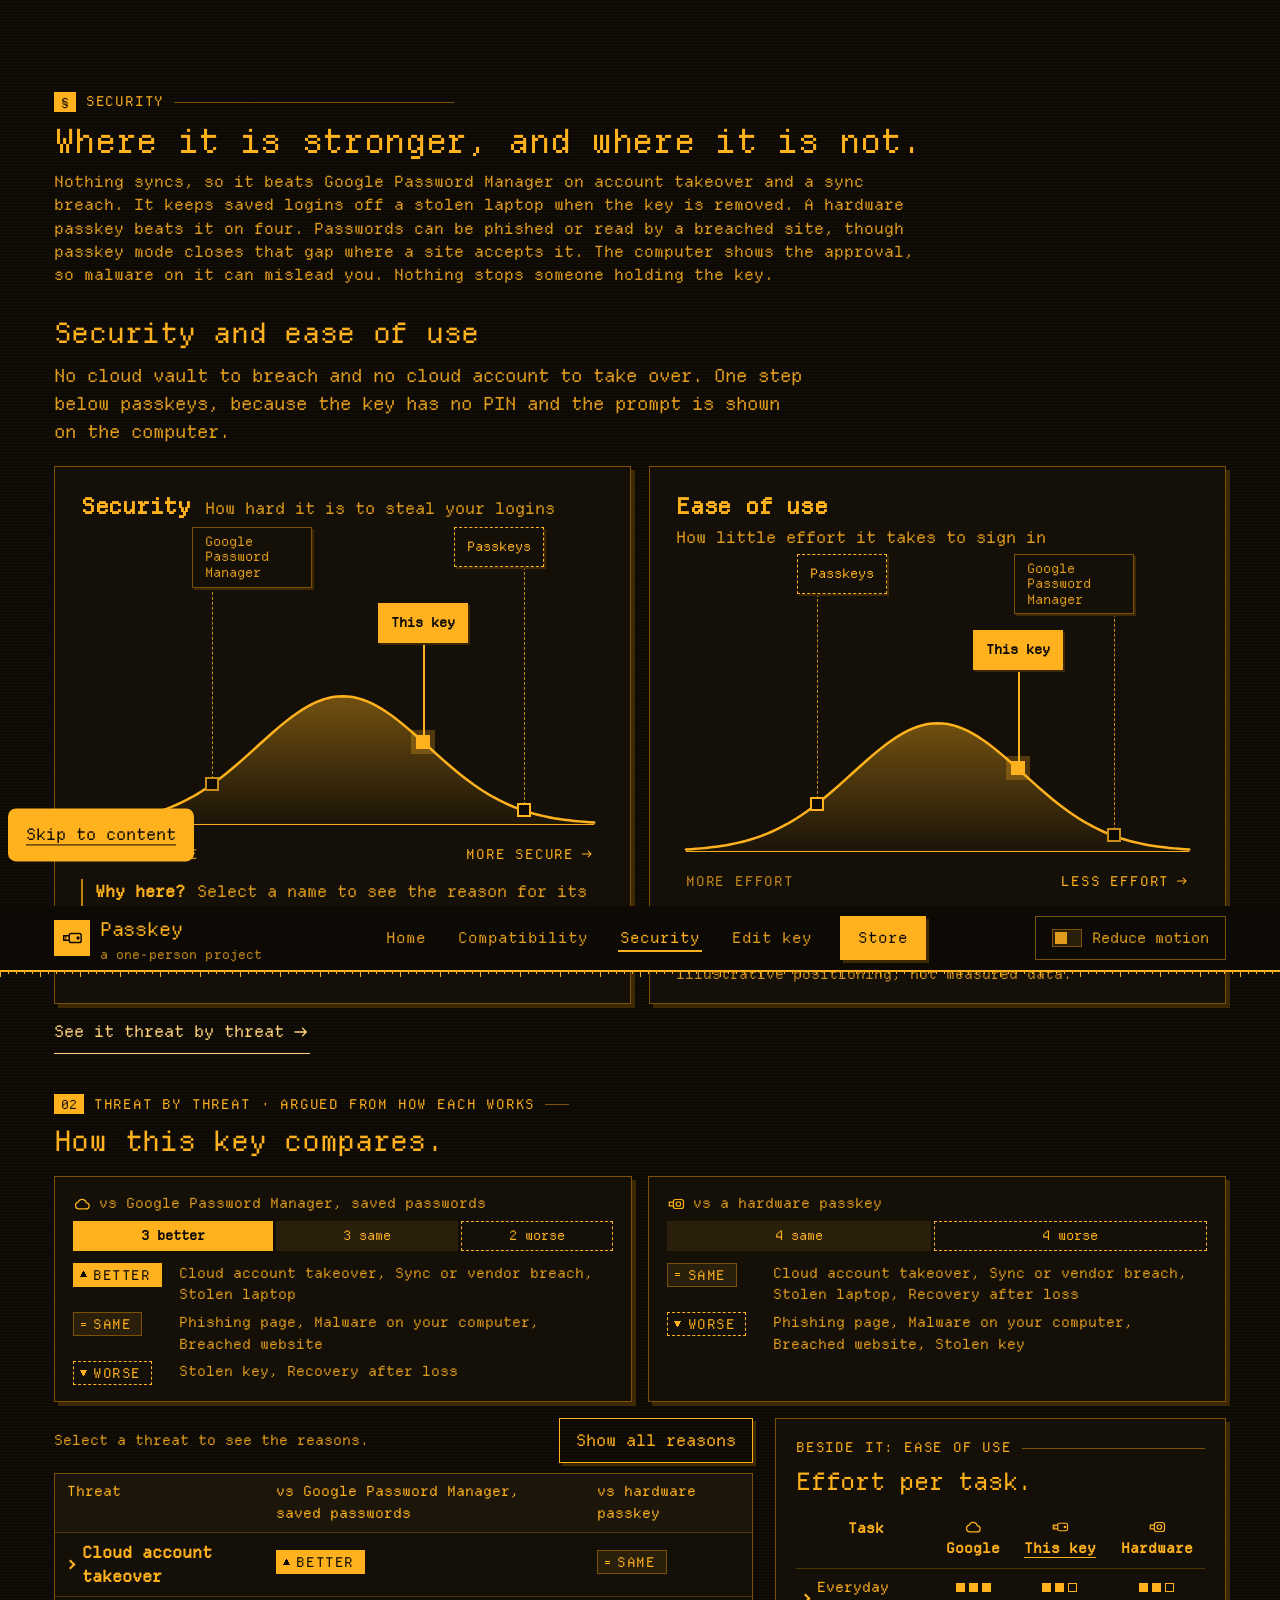
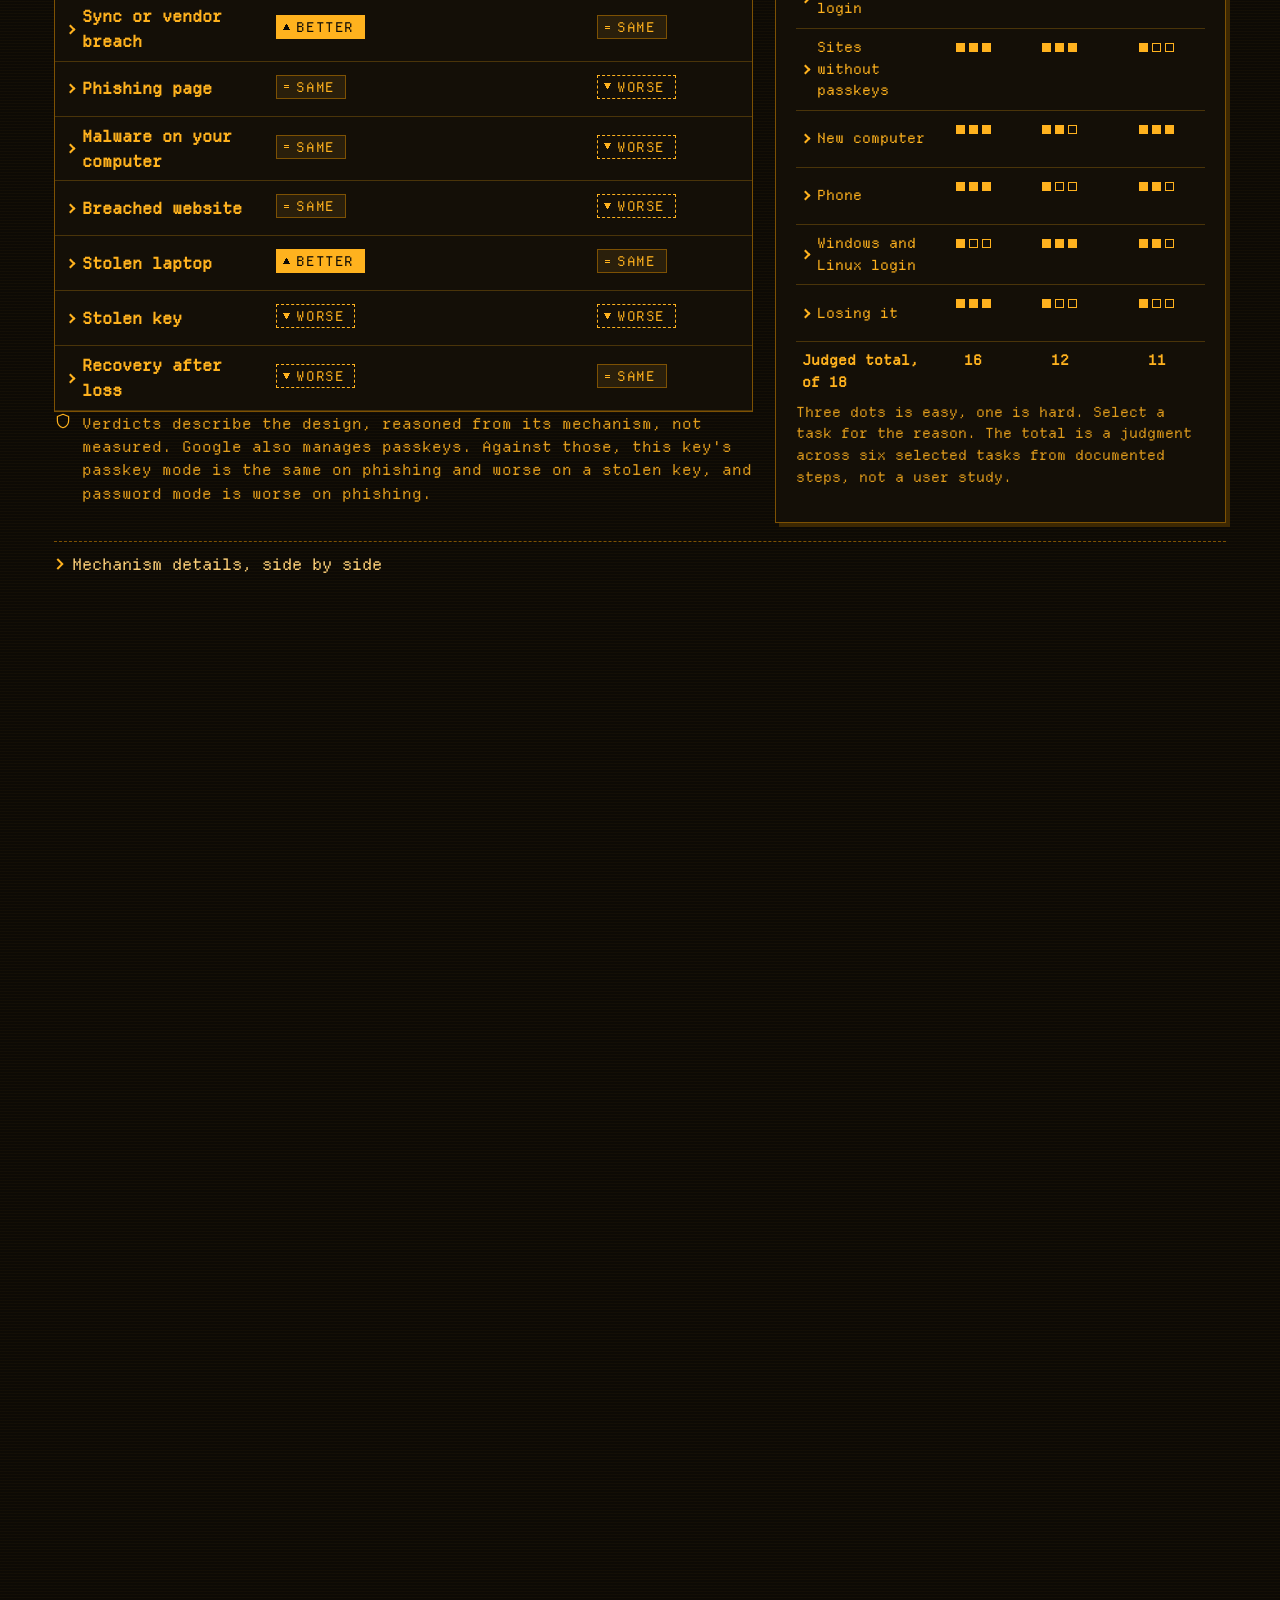
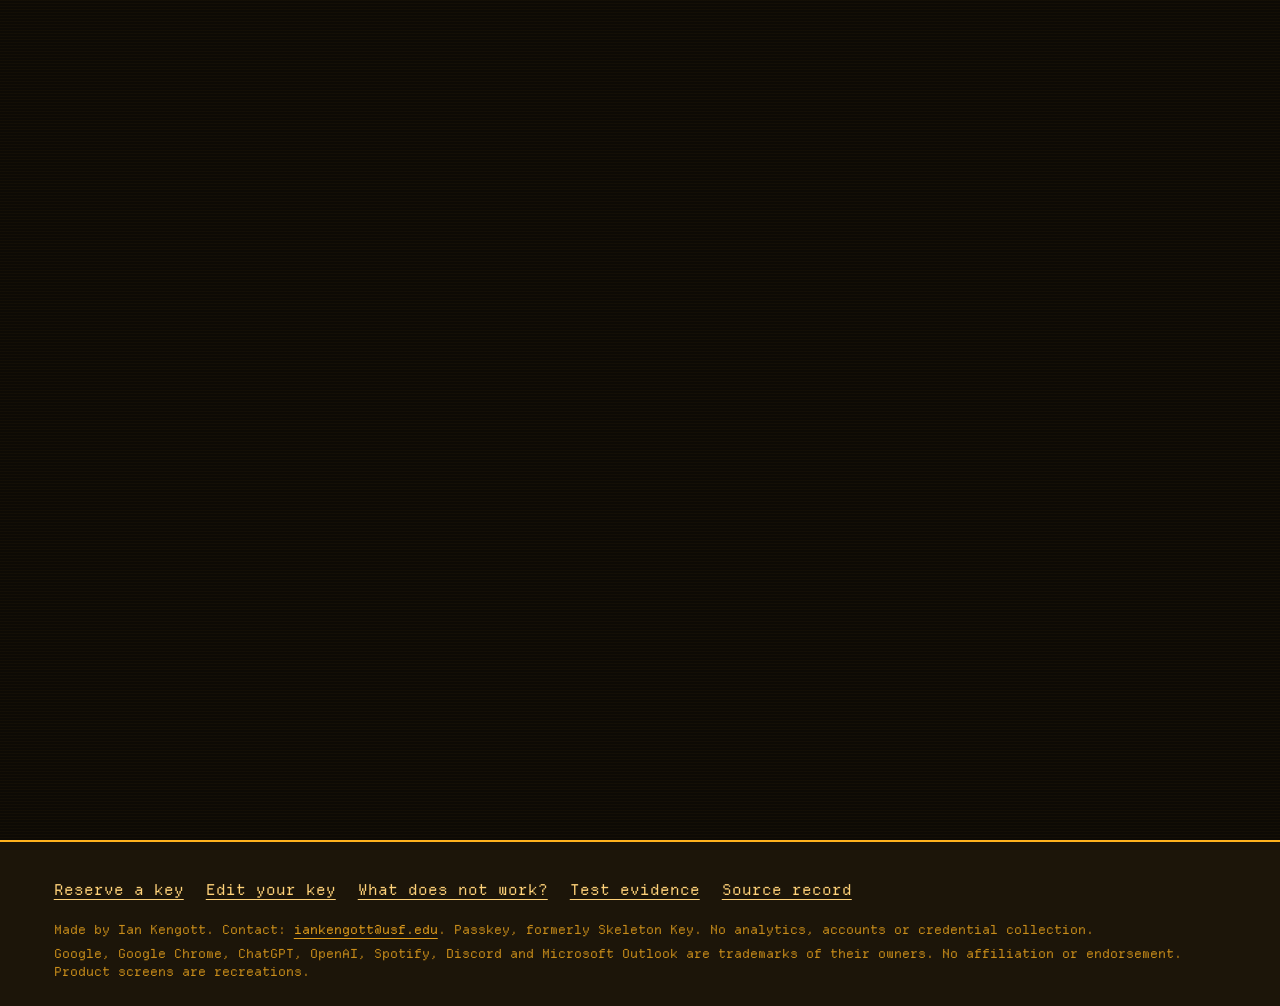
<file: compare.html>
<!doctype html>
<html lang="en"><head><meta charset="utf-8"><meta name="viewport" content="width=device-width,initial-scale=1"><meta name="color-scheme" content="dark"><meta http-equiv="Content-Security-Policy" content="default-src 'none'; img-src 'self' data:; media-src 'none'; font-src 'self'; style-src 'self'; script-src 'self' 'sha256-HjDVeatQqzeTIyRO6r7xPxtxih8Wdf2N7pAvuCn+iWc='; connect-src 'none'; base-uri 'none'; form-action 'none'"><title>Page moved | Passkey</title><meta name="description" content="This page has moved."><noscript><meta http-equiv="refresh" content="0; url=security.html#threats"></noscript><meta name="robots" content="noindex,follow"><meta property="og:type" content="website"><meta property="og:site_name" content="Passkey"><meta property="og:title" content="Page moved | Passkey"><meta property="og:description" content="This page has moved."><meta property="og:image" content="https://iankengott.github.io/passkey-site/assets/passkey-render.jpg"><meta property="og:image:width" content="1600"><meta property="og:image:height" content="1000"><meta property="og:image:alt" content="Concept render of a small USB key with gold contacts and a status light"><meta name="twitter:card" content="summary_large_image"><meta name="twitter:title" content="Page moved | Passkey"><meta name="twitter:description" content="This page has moved."><meta name="twitter:image" content="https://iankengott.github.io/passkey-site/assets/passkey-render.jpg"><meta name="twitter:image:alt" content="Concept render of a small USB key with gold contacts and a status light"><script type="application/ld+json">{"@context":"https://schema.org","@type":"WebPage","name":"Page moved | Passkey","url":"https://iankengott.github.io/passkey-site/security.html","description":"This page has moved."}</script><link rel="icon" type="image/svg+xml" href="assets/favicon.svg?v=1"><link rel="icon" type="image/png" sizes="32x32" href="assets/favicon-32.png?v=1"><link rel="shortcut icon" href="favicon.ico?v=1"><link rel="apple-touch-icon" sizes="180x180" href="assets/apple-touch-icon.png"><meta name="theme-color" content="#0d0a05"><link rel="stylesheet" href="assets/site.css"><link rel="stylesheet" href="assets/data.css"><script src="assets/site.js" defer></script></head><body data-redirect="security.html#threats">
<svg class="sprite" aria-hidden="true" focusable="false"><defs>
<symbol id="i-win" viewBox="0 0 24 24"><path fill="currentColor" d="M3 5.2 10.6 4v7.4H3zm8.6-1.3L21 2.5v8.9h-9.4zM3 12.6h7.6V20L3 18.8zm8.6 0H21v8.9l-9.4-1.4z"/></symbol>
<symbol id="i-linux" viewBox="0 0 24 24"><g fill="none" stroke="currentColor" stroke-width="1.6" stroke-linejoin="round"><path d="M12 2.8c-2.3 0-3.6 1.9-3.6 4.3 0 1.6-.6 2.7-1.7 4.2-1.3 1.8-2.3 3.9-2.1 6.1.1 1.2.8 2.4 2.4 3 1.6.6 3 .9 5 .9s3.4-.3 5-.9c1.6-.6 2.3-1.8 2.4-3 .2-2.2-.8-4.3-2.1-6.1-1.1-1.5-1.7-2.6-1.7-4.2 0-2.4-1.3-4.3-3.6-4.3z"/><path d="M9.5 12.5c0 3 1 6 2.5 6s2.5-3 2.5-6"/></g><circle cx="10.5" cy="7" r=".9" fill="currentColor"/><circle cx="13.5" cy="7" r=".9" fill="currentColor"/><path fill="currentColor" d="M10.6 9h2.8L12 10.6z"/></symbol>
<symbol id="i-chrome" viewBox="0 0 24 24"><g fill="none" stroke="currentColor" stroke-width="1.6"><circle cx="12" cy="12" r="9"/><circle cx="12" cy="12" r="3.4"/><path d="M12 8.6h8.4M9.1 13.7 4.9 6.4M14.9 13.7l-4.2 7.2"/></g></symbol>
<symbol id="i-firefox" viewBox="0 0 24 24"><g fill="none" stroke="currentColor" stroke-width="1.6" stroke-linecap="round"><circle cx="12" cy="12" r="9"/><path d="M6.2 7.3c1.6-.3 2.9.2 3.6 1.2 1.6-1.7 4.6-1.4 6 .6 1.2 1.7 1 4.4-.8 5.8-2 1.6-5.2 1-6.3-1.3"/><path d="M9.8 8.5c-.6 1.1-.6 2.4.1 3.4"/></g></symbol>
<symbol id="i-apple" viewBox="0 0 24 24"><path fill="currentColor" d="M16.4 12.6c0-2.3 1.9-3.4 2-3.5-1.1-1.6-2.8-1.8-3.4-1.8-1.4-.1-2.8.9-3.5.9s-1.8-.8-3-.8C6.9 7.4 5 8.8 5 11.9c0 3.4 2.3 7.6 4 7.6.9 0 1.4-.6 2.6-.6s1.5.6 2.6.6c1.9 0 3.3-3.7 3.5-4.3-.1 0-1.9-.7-2.1-2.6zM14.3 5.8c.7-.9 1.2-2 1-3.2-1 .1-2.2.7-2.9 1.6-.6.7-1.2 1.9-1 3 1.1.1 2.2-.5 2.9-1.4z"/></symbol>
<symbol id="i-phone" viewBox="0 0 24 24"><g fill="none" stroke="currentColor" stroke-width="1.6"><rect x="6.5" y="2.5" width="11" height="19" rx="2.4"/><path d="M10.5 18.5h3"/></g></symbol>
<symbol id="i-disk" viewBox="0 0 24 24"><g fill="none" stroke="currentColor" stroke-width="1.6"><rect x="3.5" y="5" width="17" height="14" rx="2"/><circle cx="12" cy="12" r="3.2"/><path d="M12 8.8V5"/></g></symbol>
<symbol id="i-pin" viewBox="0 0 24 24"><g fill="none" stroke="currentColor" stroke-width="1.6"><rect x="4" y="9" width="16" height="11" rx="2"/><path d="M8 9V7a4 4 0 0 1 8 0v2"/><circle cx="9" cy="14.5" r=".6" fill="currentColor"/><circle cx="12" cy="14.5" r=".6" fill="currentColor"/><circle cx="15" cy="14.5" r=".6" fill="currentColor"/></g></symbol>
<symbol id="i-frame" viewBox="0 0 24 24"><g fill="none" stroke="currentColor" stroke-width="1.6"><rect x="3" y="4" width="18" height="16" rx="2"/><rect x="8" y="9" width="10" height="7" rx="1" stroke-dasharray="2 1.6"/></g></symbol>
<symbol id="i-key" viewBox="0 0 24 24"><g fill="none" stroke="currentColor" stroke-width="1.6"><rect x="9" y="7" width="13" height="10" rx="2"/><path d="M9 9.5H3v5h6"/><path d="M4.6 11h1.2M4.6 13h1.2"/><circle cx="18.6" cy="12" r="1" fill="currentColor"/></g></symbol>
<symbol id="i-hwkey" viewBox="0 0 24 24"><g fill="none" stroke="currentColor" stroke-width="1.6"><rect x="8.5" y="6" width="13.5" height="12" rx="3"/><path d="M8.5 9.5H3v5h5.5"/><circle cx="15.2" cy="12" r="3"/></g></symbol>
<symbol id="i-cloud" viewBox="0 0 24 24"><path fill="none" stroke="currentColor" stroke-width="1.6" stroke-linejoin="round" d="M7 18.5h10.2a4 4 0 0 0 .6-8 5.6 5.6 0 0 0-10.8-1A4.6 4.6 0 0 0 7 18.5z"/></symbol>
<symbol id="i-screen" viewBox="0 0 24 24"><g fill="none" stroke="currentColor" stroke-width="1.6"><rect x="3" y="4" width="18" height="12.5" rx="1.6"/><path d="M8.5 20h7M12 16.5V20"/></g></symbol>
<symbol id="i-globe" viewBox="0 0 24 24"><g fill="none" stroke="currentColor" stroke-width="1.6"><circle cx="12" cy="12" r="9"/><path d="M3 12h18M12 3c2.6 2.6 3.6 5.8 3.6 9s-1 6.4-3.6 9c-2.6-2.6-3.6-5.8-3.6-9s1-6.4 3.6-9z"/></g></symbol>
<symbol id="i-shield" viewBox="0 0 24 24"><path fill="none" stroke="currentColor" stroke-width="1.6" stroke-linejoin="round" d="M12 3 4.5 6v5.5c0 4.6 3.1 8 7.5 9.5 4.4-1.5 7.5-4.9 7.5-9.5V6z"/></symbol>
<symbol id="i-arrow" viewBox="0 0 24 24"><path fill="none" stroke="currentColor" stroke-width="1.8" stroke-linecap="round" stroke-linejoin="round" d="M4 12h15m-5-5 5 5-5 5"/></symbol>
<symbol id="i-back" viewBox="0 0 24 24"><path fill="none" stroke="currentColor" stroke-width="1.8" stroke-linecap="round" stroke-linejoin="round" d="M20 12H5m5-5-5 5 5 5"/></symbol>
<symbol id="i-turn" viewBox="0 0 24 24"><path fill="none" stroke="currentColor" stroke-width="1.6" stroke-linecap="round" d="M4.5 9.5C6 6 9 4.5 12 4.5c4.1 0 7.5 3.4 7.5 7.5M19.5 14.5C18 18 15 19.5 12 19.5c-4.1 0-7.5-3.4-7.5-7.5M4 5v4.6h4.6M20 19v-4.6h-4.6"/></symbol>
<symbol id="i-backup" viewBox="0 0 24 24"><g fill="none" stroke="currentColor" stroke-width="1.6" stroke-linejoin="round"><path d="M4 7c0-1.7 3.6-3 8-3s8 1.3 8 3-3.6 3-8 3-8-1.3-8-3z"/><path d="M4 7v10c0 1.7 3.6 3 8 3s8-1.3 8-3V7M4 12c0 1.7 3.6 3 8 3s8-1.3 8-3"/></g></symbol>
<symbol id="i-sign" viewBox="0 0 24 24"><g fill="none" stroke="currentColor" stroke-width="1.6" stroke-linecap="round" stroke-linejoin="round"><path d="M4 17c2.5 0 3-6 5-6s1.2 5 3 5 2-3 3.4-3 1.2 2 2.6 2"/><path d="M4 20.5h16"/></g></symbol>
<symbol id="i-play" viewBox="0 0 24 24"><path fill="currentColor" d="M8 5.2v13.6a.8.8 0 0 0 1.2.7l10.6-6.8a.8.8 0 0 0 0-1.4L9.2 4.5A.8.8 0 0 0 8 5.2z"/></symbol>
<symbol id="i-pause" viewBox="0 0 24 24"><g fill="currentColor"><rect x="6.5" y="5" width="4" height="14" rx="1"/><rect x="13.5" y="5" width="4" height="14" rx="1"/></g></symbol>
<symbol id="i-sound" viewBox="0 0 24 24"><g fill="none" stroke="currentColor" stroke-width="1.7" stroke-linecap="round" stroke-linejoin="round"><path d="M4 9.5h3.5L12 5.5v13l-4.5-4H4z"/><path d="M15.5 9a4.2 4.2 0 0 1 0 6M18 6.5a7.8 7.8 0 0 1 0 11"/></g></symbol>
<symbol id="i-mute" viewBox="0 0 24 24"><g fill="none" stroke="currentColor" stroke-width="1.7" stroke-linecap="round" stroke-linejoin="round"><path d="M4 9.5h3.5L12 5.5v13l-4.5-4H4z"/><path d="m16 9.5 5 5M21 9.5l-5 5"/></g></symbol>
<symbol id="i-replay" viewBox="0 0 24 24"><g fill="none" stroke="currentColor" stroke-width="1.7" stroke-linecap="round" stroke-linejoin="round"><path d="M4.5 12a7.5 7.5 0 1 0 2.2-5.3"/><path d="M4.5 4.5v4h4"/></g></symbol>
<symbol id="i-skip" viewBox="0 0 24 24"><g fill="currentColor"><path d="M5 6.2v11.6a.7.7 0 0 0 1.1.6l8.4-5.8a.7.7 0 0 0 0-1.2L6.1 5.6A.7.7 0 0 0 5 6.2z"/><rect x="16.5" y="5.5" width="2.6" height="13" rx=".8"/></g></symbol>
<symbol id="i-mail" viewBox="0 0 24 24"><g fill="none" stroke="currentColor" stroke-width="1.7" stroke-linejoin="round"><rect x="3" y="5.5" width="18" height="13" rx="2"/><path d="m3.8 7 8.2 6.2L20.2 7"/></g></symbol>
<symbol id="i-dots" viewBox="0 0 24 24"><g fill="currentColor"><circle cx="5" cy="12" r="1.9"/><circle cx="12" cy="12" r="1.9"/><circle cx="19" cy="12" r="1.9"/></g></symbol>
</defs></svg><a class="skip" href="#main">Skip to content</a>
<header class="top"><div class="top-in"><a class="brand" href="index.html"><span class="brand-mark" aria-hidden="true"><svg class="ico" aria-hidden="true" focusable="false"><use href="#i-key"/></svg></span><span class="brand-word">Passkey<small>a one-person project</small></span></a><nav aria-label="Main"><a href="index.html">Home</a><a href="compatibility.html">Compatibility</a><a href="security.html">Security</a><a href="editor/index.html">Edit key</a><a class="nav-buy" href="store.html">Store</a></nav><div class="motion js-only"><button id="motion" type="button" aria-pressed="false" aria-describedby="motion-note"><span class="switch" aria-hidden="true"></span><span>Reduce motion</span></button><span id="motion-note" class="motion-note" hidden>Already reduced by your system setting.</span></div></div></header>
<main id="main"><div class="page-head"><p class="eyebrow">Moved</p><h1>This page has moved.</h1><p class="lead"><a href="security.html#threats">Continue to the current page</a>.</p></div></main>
<footer><div class="foot-in"><nav aria-label="Footer"><a href="store.html">Reserve a key</a><a href="editor/index.html">Edit your key</a><a href="compatibility.html#works">What does not work?</a><a href="security.html#evidence">Test evidence</a><a href="assets/sources.json">Source record</a></nav><p class="foot-made">Made by Ian Kengott. Contact: <a href="mailto:iankengott@usf.edu">iankengott@usf.edu</a>. <span class="fine">Passkey, formerly Skeleton Key. No analytics, accounts or credential collection.</span></p><p class="foot-legal">Google, Google Chrome, ChatGPT, OpenAI, Spotify, Discord and Microsoft Outlook are trademarks of their owners. No affiliation or endorsement. Product screens are recreations.</p></div></footer></body></html>
</file>
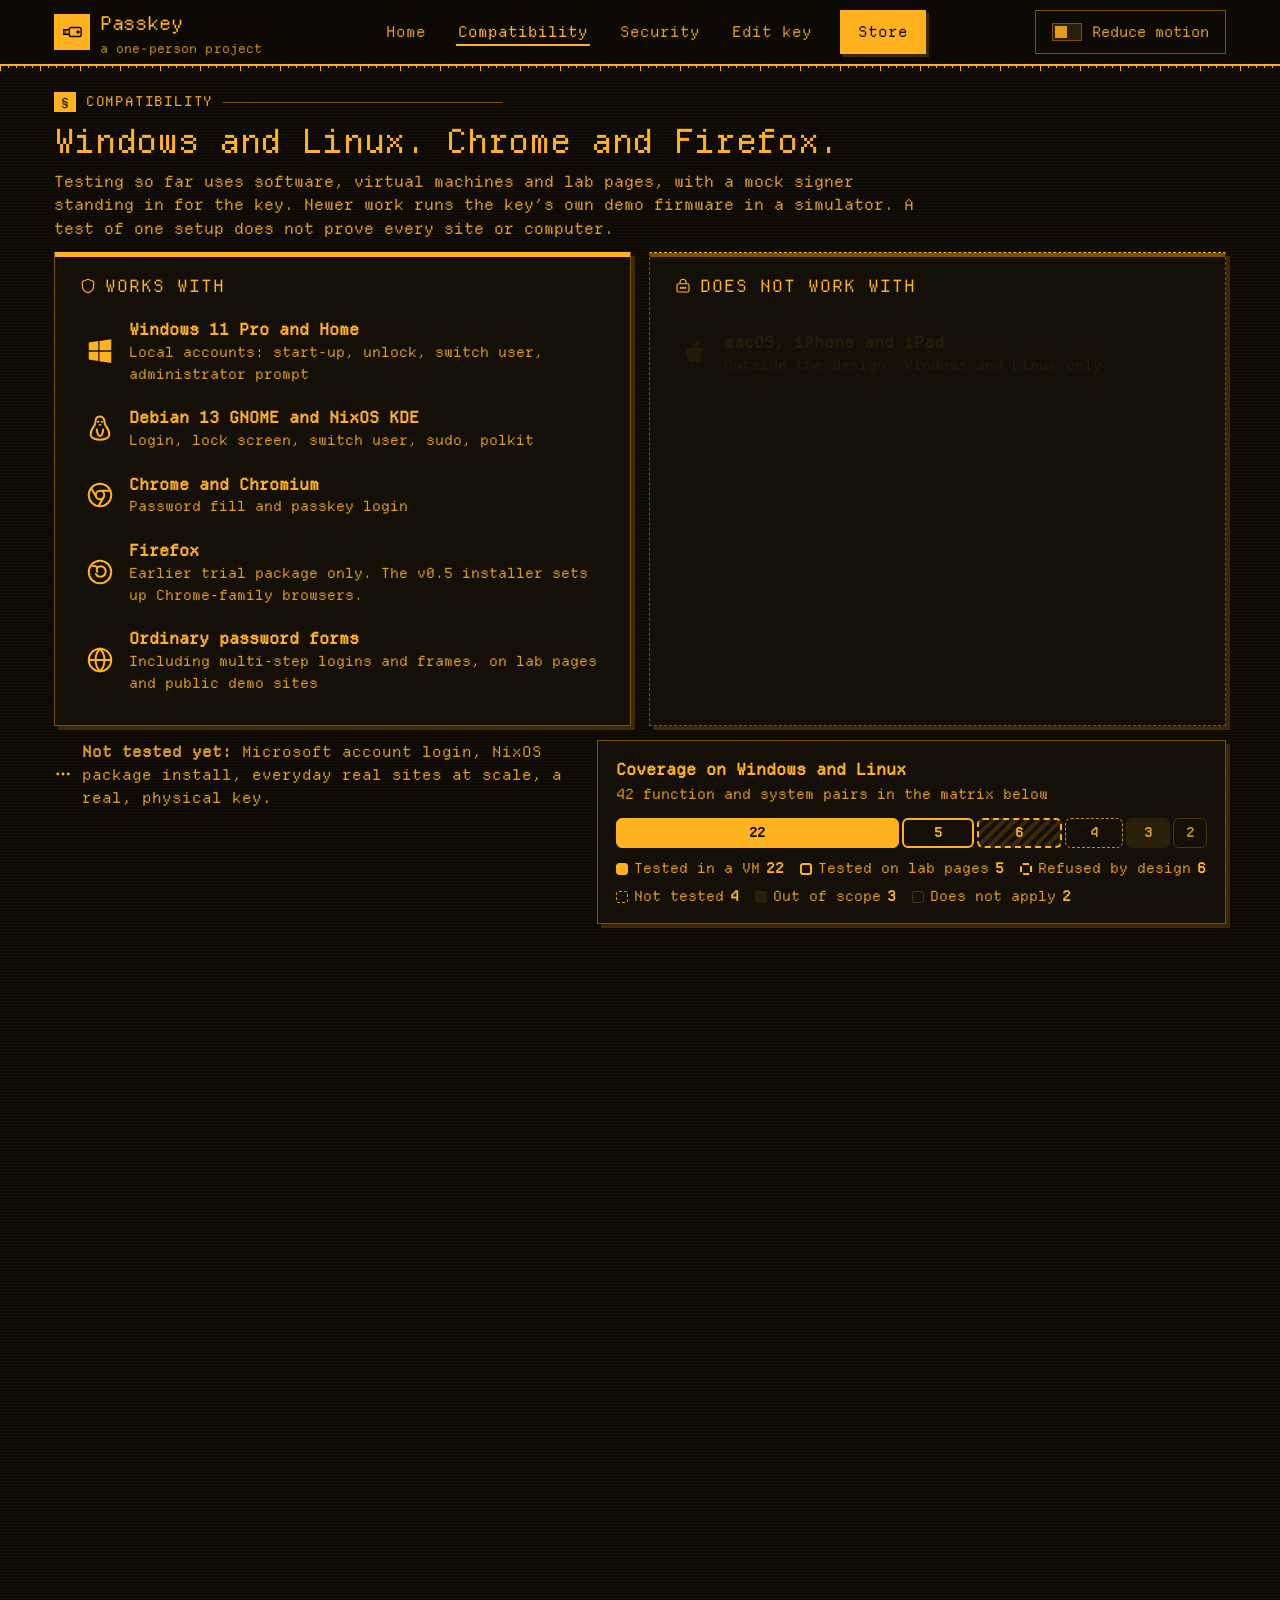
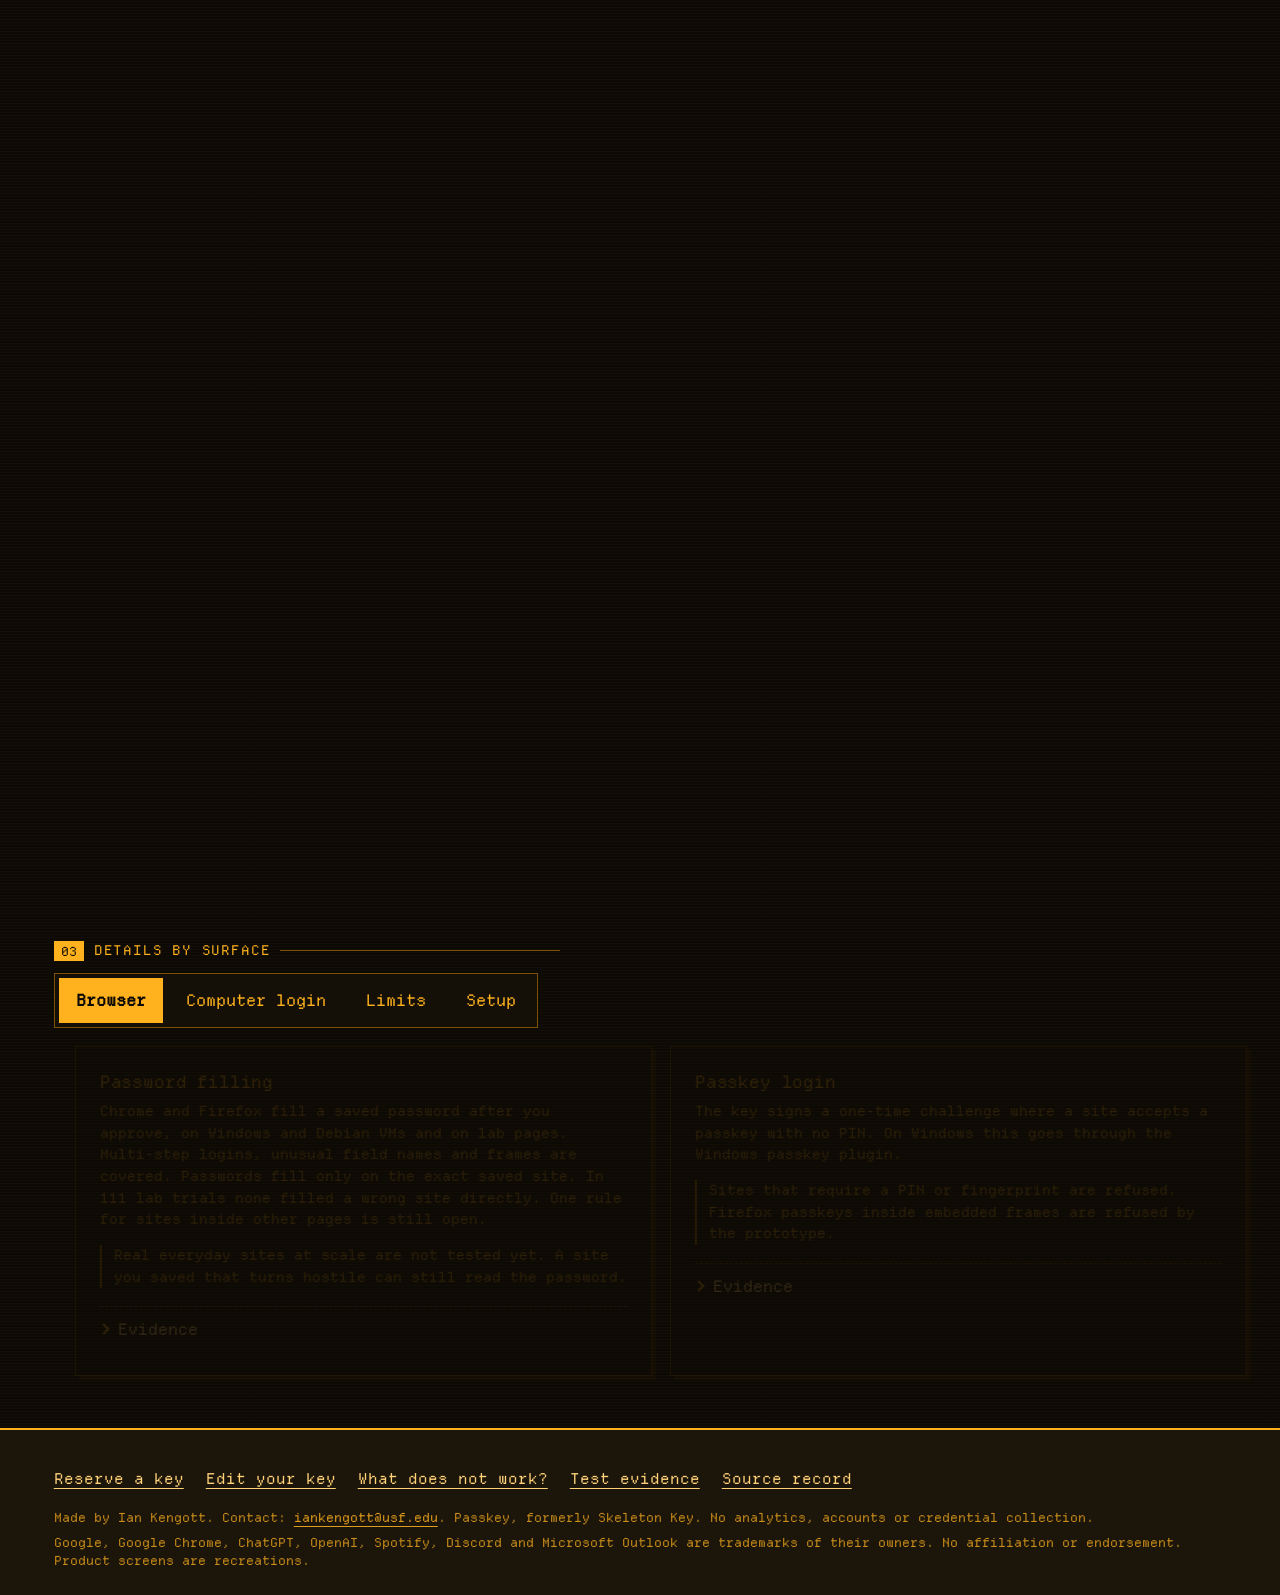
<file: compatibility.html>
<!doctype html>
<html lang="en"><head><meta charset="utf-8"><meta name="viewport" content="width=device-width,initial-scale=1"><meta name="color-scheme" content="dark"><meta http-equiv="Content-Security-Policy" content="default-src 'none'; img-src 'self' data:; media-src 'none'; font-src 'self'; style-src 'self'; script-src 'self' 'sha256-SHWZ5cMaRyKpSGuUVeD+/TZQpMjh7WhgDKX/zcBwLu4='; connect-src 'none'; base-uri 'none'; form-action 'none'"><title>Passkey compatibility | Windows, Linux, Chrome and Firefox</title><meta name="description" content="What Passkey works with and what it does not on Windows and Linux, in Chrome and Firefox, by system and function. Tested in software and virtual machines."><link rel="canonical" href="https://iankengott.github.io/passkey-site/compatibility.html"><meta name="robots" content="index,follow,max-image-preview:large"><meta property="og:type" content="website"><meta property="og:site_name" content="Passkey"><meta property="og:title" content="Passkey compatibility | Windows, Linux, Chrome and Firefox"><meta property="og:description" content="What Passkey works with and what it does not on Windows and Linux, in Chrome and Firefox, by system and function. Tested in software and virtual machines."><meta property="og:url" content="https://iankengott.github.io/passkey-site/compatibility.html"><meta property="og:image" content="https://iankengott.github.io/passkey-site/assets/passkey-render.jpg"><meta property="og:image:width" content="1600"><meta property="og:image:height" content="1000"><meta property="og:image:alt" content="Concept render of a small USB key with gold contacts and a status light"><meta name="twitter:card" content="summary_large_image"><meta name="twitter:title" content="Passkey compatibility | Windows, Linux, Chrome and Firefox"><meta name="twitter:description" content="What Passkey works with and what it does not on Windows and Linux, in Chrome and Firefox, by system and function. Tested in software and virtual machines."><meta name="twitter:image" content="https://iankengott.github.io/passkey-site/assets/passkey-render.jpg"><meta name="twitter:image:alt" content="Concept render of a small USB key with gold contacts and a status light"><script type="application/ld+json">{"@context":"https://schema.org","@type":"WebPage","name":"Passkey compatibility | Windows, Linux, Chrome and Firefox","url":"https://iankengott.github.io/passkey-site/compatibility.html","description":"What Passkey works with and what it does not on Windows and Linux, in Chrome and Firefox, by system and function. Tested in software and virtual machines."}</script><link rel="icon" type="image/svg+xml" href="assets/favicon.svg?v=1"><link rel="icon" type="image/png" sizes="32x32" href="assets/favicon-32.png?v=1"><link rel="shortcut icon" href="favicon.ico?v=1"><link rel="apple-touch-icon" sizes="180x180" href="assets/apple-touch-icon.png"><meta name="theme-color" content="#0d0a05"><link rel="stylesheet" href="assets/site.css"><link rel="stylesheet" href="assets/data.css"><script src="assets/site.js" defer></script></head><body>
<svg class="sprite" aria-hidden="true" focusable="false"><defs>
<symbol id="i-win" viewBox="0 0 24 24"><path fill="currentColor" d="M3 5.2 10.6 4v7.4H3zm8.6-1.3L21 2.5v8.9h-9.4zM3 12.6h7.6V20L3 18.8zm8.6 0H21v8.9l-9.4-1.4z"/></symbol>
<symbol id="i-linux" viewBox="0 0 24 24"><g fill="none" stroke="currentColor" stroke-width="1.6" stroke-linejoin="round"><path d="M12 2.8c-2.3 0-3.6 1.9-3.6 4.3 0 1.6-.6 2.7-1.7 4.2-1.3 1.8-2.3 3.9-2.1 6.1.1 1.2.8 2.4 2.4 3 1.6.6 3 .9 5 .9s3.4-.3 5-.9c1.6-.6 2.3-1.8 2.4-3 .2-2.2-.8-4.3-2.1-6.1-1.1-1.5-1.7-2.6-1.7-4.2 0-2.4-1.3-4.3-3.6-4.3z"/><path d="M9.5 12.5c0 3 1 6 2.5 6s2.5-3 2.5-6"/></g><circle cx="10.5" cy="7" r=".9" fill="currentColor"/><circle cx="13.5" cy="7" r=".9" fill="currentColor"/><path fill="currentColor" d="M10.6 9h2.8L12 10.6z"/></symbol>
<symbol id="i-chrome" viewBox="0 0 24 24"><g fill="none" stroke="currentColor" stroke-width="1.6"><circle cx="12" cy="12" r="9"/><circle cx="12" cy="12" r="3.4"/><path d="M12 8.6h8.4M9.1 13.7 4.9 6.4M14.9 13.7l-4.2 7.2"/></g></symbol>
<symbol id="i-firefox" viewBox="0 0 24 24"><g fill="none" stroke="currentColor" stroke-width="1.6" stroke-linecap="round"><circle cx="12" cy="12" r="9"/><path d="M6.2 7.3c1.6-.3 2.9.2 3.6 1.2 1.6-1.7 4.6-1.4 6 .6 1.2 1.7 1 4.4-.8 5.8-2 1.6-5.2 1-6.3-1.3"/><path d="M9.8 8.5c-.6 1.1-.6 2.4.1 3.4"/></g></symbol>
<symbol id="i-apple" viewBox="0 0 24 24"><path fill="currentColor" d="M16.4 12.6c0-2.3 1.9-3.4 2-3.5-1.1-1.6-2.8-1.8-3.4-1.8-1.4-.1-2.8.9-3.5.9s-1.8-.8-3-.8C6.9 7.4 5 8.8 5 11.9c0 3.4 2.3 7.6 4 7.6.9 0 1.4-.6 2.6-.6s1.5.6 2.6.6c1.9 0 3.3-3.7 3.5-4.3-.1 0-1.9-.7-2.1-2.6zM14.3 5.8c.7-.9 1.2-2 1-3.2-1 .1-2.2.7-2.9 1.6-.6.7-1.2 1.9-1 3 1.1.1 2.2-.5 2.9-1.4z"/></symbol>
<symbol id="i-phone" viewBox="0 0 24 24"><g fill="none" stroke="currentColor" stroke-width="1.6"><rect x="6.5" y="2.5" width="11" height="19" rx="2.4"/><path d="M10.5 18.5h3"/></g></symbol>
<symbol id="i-disk" viewBox="0 0 24 24"><g fill="none" stroke="currentColor" stroke-width="1.6"><rect x="3.5" y="5" width="17" height="14" rx="2"/><circle cx="12" cy="12" r="3.2"/><path d="M12 8.8V5"/></g></symbol>
<symbol id="i-pin" viewBox="0 0 24 24"><g fill="none" stroke="currentColor" stroke-width="1.6"><rect x="4" y="9" width="16" height="11" rx="2"/><path d="M8 9V7a4 4 0 0 1 8 0v2"/><circle cx="9" cy="14.5" r=".6" fill="currentColor"/><circle cx="12" cy="14.5" r=".6" fill="currentColor"/><circle cx="15" cy="14.5" r=".6" fill="currentColor"/></g></symbol>
<symbol id="i-frame" viewBox="0 0 24 24"><g fill="none" stroke="currentColor" stroke-width="1.6"><rect x="3" y="4" width="18" height="16" rx="2"/><rect x="8" y="9" width="10" height="7" rx="1" stroke-dasharray="2 1.6"/></g></symbol>
<symbol id="i-key" viewBox="0 0 24 24"><g fill="none" stroke="currentColor" stroke-width="1.6"><rect x="9" y="7" width="13" height="10" rx="2"/><path d="M9 9.5H3v5h6"/><path d="M4.6 11h1.2M4.6 13h1.2"/><circle cx="18.6" cy="12" r="1" fill="currentColor"/></g></symbol>
<symbol id="i-hwkey" viewBox="0 0 24 24"><g fill="none" stroke="currentColor" stroke-width="1.6"><rect x="8.5" y="6" width="13.5" height="12" rx="3"/><path d="M8.5 9.5H3v5h5.5"/><circle cx="15.2" cy="12" r="3"/></g></symbol>
<symbol id="i-cloud" viewBox="0 0 24 24"><path fill="none" stroke="currentColor" stroke-width="1.6" stroke-linejoin="round" d="M7 18.5h10.2a4 4 0 0 0 .6-8 5.6 5.6 0 0 0-10.8-1A4.6 4.6 0 0 0 7 18.5z"/></symbol>
<symbol id="i-screen" viewBox="0 0 24 24"><g fill="none" stroke="currentColor" stroke-width="1.6"><rect x="3" y="4" width="18" height="12.5" rx="1.6"/><path d="M8.5 20h7M12 16.5V20"/></g></symbol>
<symbol id="i-globe" viewBox="0 0 24 24"><g fill="none" stroke="currentColor" stroke-width="1.6"><circle cx="12" cy="12" r="9"/><path d="M3 12h18M12 3c2.6 2.6 3.6 5.8 3.6 9s-1 6.4-3.6 9c-2.6-2.6-3.6-5.8-3.6-9s1-6.4 3.6-9z"/></g></symbol>
<symbol id="i-shield" viewBox="0 0 24 24"><path fill="none" stroke="currentColor" stroke-width="1.6" stroke-linejoin="round" d="M12 3 4.5 6v5.5c0 4.6 3.1 8 7.5 9.5 4.4-1.5 7.5-4.9 7.5-9.5V6z"/></symbol>
<symbol id="i-arrow" viewBox="0 0 24 24"><path fill="none" stroke="currentColor" stroke-width="1.8" stroke-linecap="round" stroke-linejoin="round" d="M4 12h15m-5-5 5 5-5 5"/></symbol>
<symbol id="i-back" viewBox="0 0 24 24"><path fill="none" stroke="currentColor" stroke-width="1.8" stroke-linecap="round" stroke-linejoin="round" d="M20 12H5m5-5-5 5 5 5"/></symbol>
<symbol id="i-turn" viewBox="0 0 24 24"><path fill="none" stroke="currentColor" stroke-width="1.6" stroke-linecap="round" d="M4.5 9.5C6 6 9 4.5 12 4.5c4.1 0 7.5 3.4 7.5 7.5M19.5 14.5C18 18 15 19.5 12 19.5c-4.1 0-7.5-3.4-7.5-7.5M4 5v4.6h4.6M20 19v-4.6h-4.6"/></symbol>
<symbol id="i-backup" viewBox="0 0 24 24"><g fill="none" stroke="currentColor" stroke-width="1.6" stroke-linejoin="round"><path d="M4 7c0-1.7 3.6-3 8-3s8 1.3 8 3-3.6 3-8 3-8-1.3-8-3z"/><path d="M4 7v10c0 1.7 3.6 3 8 3s8-1.3 8-3V7M4 12c0 1.7 3.6 3 8 3s8-1.3 8-3"/></g></symbol>
<symbol id="i-sign" viewBox="0 0 24 24"><g fill="none" stroke="currentColor" stroke-width="1.6" stroke-linecap="round" stroke-linejoin="round"><path d="M4 17c2.5 0 3-6 5-6s1.2 5 3 5 2-3 3.4-3 1.2 2 2.6 2"/><path d="M4 20.5h16"/></g></symbol>
<symbol id="i-play" viewBox="0 0 24 24"><path fill="currentColor" d="M8 5.2v13.6a.8.8 0 0 0 1.2.7l10.6-6.8a.8.8 0 0 0 0-1.4L9.2 4.5A.8.8 0 0 0 8 5.2z"/></symbol>
<symbol id="i-pause" viewBox="0 0 24 24"><g fill="currentColor"><rect x="6.5" y="5" width="4" height="14" rx="1"/><rect x="13.5" y="5" width="4" height="14" rx="1"/></g></symbol>
<symbol id="i-sound" viewBox="0 0 24 24"><g fill="none" stroke="currentColor" stroke-width="1.7" stroke-linecap="round" stroke-linejoin="round"><path d="M4 9.5h3.5L12 5.5v13l-4.5-4H4z"/><path d="M15.5 9a4.2 4.2 0 0 1 0 6M18 6.5a7.8 7.8 0 0 1 0 11"/></g></symbol>
<symbol id="i-mute" viewBox="0 0 24 24"><g fill="none" stroke="currentColor" stroke-width="1.7" stroke-linecap="round" stroke-linejoin="round"><path d="M4 9.5h3.5L12 5.5v13l-4.5-4H4z"/><path d="m16 9.5 5 5M21 9.5l-5 5"/></g></symbol>
<symbol id="i-replay" viewBox="0 0 24 24"><g fill="none" stroke="currentColor" stroke-width="1.7" stroke-linecap="round" stroke-linejoin="round"><path d="M4.5 12a7.5 7.5 0 1 0 2.2-5.3"/><path d="M4.5 4.5v4h4"/></g></symbol>
<symbol id="i-skip" viewBox="0 0 24 24"><g fill="currentColor"><path d="M5 6.2v11.6a.7.7 0 0 0 1.1.6l8.4-5.8a.7.7 0 0 0 0-1.2L6.1 5.6A.7.7 0 0 0 5 6.2z"/><rect x="16.5" y="5.5" width="2.6" height="13" rx=".8"/></g></symbol>
<symbol id="i-mail" viewBox="0 0 24 24"><g fill="none" stroke="currentColor" stroke-width="1.7" stroke-linejoin="round"><rect x="3" y="5.5" width="18" height="13" rx="2"/><path d="m3.8 7 8.2 6.2L20.2 7"/></g></symbol>
<symbol id="i-dots" viewBox="0 0 24 24"><g fill="currentColor"><circle cx="5" cy="12" r="1.9"/><circle cx="12" cy="12" r="1.9"/><circle cx="19" cy="12" r="1.9"/></g></symbol>
</defs></svg><a class="skip" href="#main">Skip to content</a>
<header class="top"><div class="top-in"><a class="brand" href="index.html"><span class="brand-mark" aria-hidden="true"><svg class="ico" aria-hidden="true" focusable="false"><use href="#i-key"/></svg></span><span class="brand-word">Passkey<small>a one-person project</small></span></a><nav aria-label="Main"><a href="index.html">Home</a><a href="compatibility.html" aria-current="page">Compatibility</a><a href="security.html">Security</a><a href="editor/index.html">Edit key</a><a class="nav-buy" href="store.html">Store</a></nav><div class="motion js-only"><button id="motion" type="button" aria-pressed="false" aria-describedby="motion-note"><span class="switch" aria-hidden="true"></span><span>Reduce motion</span></button><span id="motion-note" class="motion-note" hidden>Already reduced by your system setting.</span></div></div></header>
<main id="main">
<div class="page-head"><p class="eyebrow">Compatibility</p><h1>Windows and Linux. Chrome and Firefox.</h1><p class="lead">Testing so far uses software, virtual machines and lab pages, with a mock signer standing in for the key. Newer work runs the key’s own demo firmware in a simulator. A test of one setup does not prove every site or computer.</p></div>
<section id="works" class="reveal band tight compat-works" aria-label="Works with and does not work with"><div class="seg col-pick js-only" role="group" aria-label="Show list"><button type="button" data-pick="yes" aria-pressed="true">Works with</button><button type="button" data-pick="no" aria-pressed="false">Does not work with</button></div><div class="wd" data-active="yes"><section class="wd-col yes" data-col="yes"><h3><svg class="ico sm" aria-hidden="true" focusable="false"><use href="#i-shield"/></svg>Works with</h3><ul><li><svg class="ico" aria-hidden="true" focusable="false"><use href="#i-win"/></svg><span><strong>Windows 11 Pro and Home</strong><small>Local accounts: start-up, unlock, switch user, administrator prompt</small></span></li><li><svg class="ico" aria-hidden="true" focusable="false"><use href="#i-linux"/></svg><span><strong>Debian 13 GNOME and NixOS KDE</strong><small>Login, lock screen, switch user, sudo, polkit</small></span></li><li><svg class="ico" aria-hidden="true" focusable="false"><use href="#i-chrome"/></svg><span><strong>Chrome and Chromium</strong><small>Password fill and passkey login</small></span></li><li><svg class="ico" aria-hidden="true" focusable="false"><use href="#i-firefox"/></svg><span><strong>Firefox</strong><small>Earlier trial package only. The v0.5 installer sets up Chrome-family browsers.</small></span></li><li><svg class="ico" aria-hidden="true" focusable="false"><use href="#i-globe"/></svg><span><strong>Ordinary password forms</strong><small>Including multi-step logins and frames, on lab pages and public demo sites</small></span></li></ul></section><section class="wd-col no" data-col="no"><h3><svg class="ico sm" aria-hidden="true" focusable="false"><use href="#i-pin"/></svg>Does not work with</h3><ul><li><svg class="ico" aria-hidden="true" focusable="false"><use href="#i-apple"/></svg><span><strong>macOS, iPhone and iPad</strong><small>Outside the design: Windows and Linux only</small></span></li><li><svg class="ico" aria-hidden="true" focusable="false"><use href="#i-phone"/></svg><span><strong>Android and other phones</strong><small>Outside the design</small></span></li><li><svg class="ico" aria-hidden="true" focusable="false"><use href="#i-pin"/></svg><span><strong>Sites that require a PIN or fingerprint</strong><small>The key has neither, so it refuses</small></span></li><li><svg class="ico" aria-hidden="true" focusable="false"><use href="#i-disk"/></svg><span><strong>Disk unlock and start-up before the OS</strong><small>Outside version 1</small></span></li><li><svg class="ico" aria-hidden="true" focusable="false"><use href="#i-frame"/></svg><span><strong>Firefox passkeys inside embedded frames</strong><small>Refused by the prototype</small></span></li></ul></section></div><div class="works-foot"><p class="untested"><svg class="ico sm" aria-hidden="true" focusable="false"><use href="#i-dots"/></svg><span><strong>Not tested yet:</strong> Microsoft account login, NixOS package install, everyday real sites at scale, a real, physical key.</span></p><figure class="coverage"><figcaption><strong>Coverage on Windows and Linux</strong><span>42 function and system pairs in the matrix below</span></figcaption><div class="cov-bar" role="img" aria-label="22 Tested in a VM, 5 Tested on lab pages, 6 Refused by design, 4 Not tested, 3 Out of scope, 2 Does not apply"><span class="cov cov-vm" title="Tested in a VM: 22"><b>22</b></span><span class="cov cov-lab" title="Tested on lab pages: 5"><b>5</b></span><span class="cov cov-refused" title="Refused by design: 6"><b>6</b></span><span class="cov cov-untested" title="Not tested: 4"><b>4</b></span><span class="cov cov-out" title="Out of scope: 3"><b>3</b></span><span class="cov cov-na" title="Does not apply: 2"><b>2</b></span></div><ul class="cov-legend"><li><i class="cv cv-vm" aria-hidden="true"></i>Tested in a VM <b>22</b></li><li><i class="cv cv-lab" aria-hidden="true"></i>Tested on lab pages <b>5</b></li><li><i class="cv cv-refused" aria-hidden="true"></i>Refused by design <b>6</b></li><li><i class="cv cv-untested" aria-hidden="true"></i>Not tested <b>4</b></li><li><i class="cv cv-out" aria-hidden="true"></i>Out of scope <b>3</b></li><li><i class="cv cv-na" aria-hidden="true"></i>Does not apply <b>2</b></li></ul></figure></div></section>
<section id="matrix" class="reveal band" aria-labelledby="matrix-title">
 <div class="band-row"><div><p class="eyebrow">System × function</p><h2 id="matrix-title">The full matrix.</h2></div></div>
 <div class="seg col-pick js-only" role="group" aria-label="Show system"><button type="button" data-pick="win" aria-pressed="true">Windows 11</button><button type="button" data-pick="deb" aria-pressed="false">Debian 13 GNOME</button><button type="button" data-pick="nix" aria-pressed="false">NixOS KDE</button><button type="button" data-pick="mac" aria-pressed="false">macOS and phones</button></div>
 <div class="table-scroll matrix-wrap" data-matrix><table class="matrix" data-active="win"><caption class="sr">Status of each function on each system</caption><thead><tr><th scope="col">Function</th><th scope="col" data-col="win"><svg class="ico sm" aria-hidden="true" focusable="false"><use href="#i-win"/></svg>Windows 11</th><th scope="col" data-col="deb"><svg class="ico sm" aria-hidden="true" focusable="false"><use href="#i-linux"/></svg>Debian 13 GNOME</th><th scope="col" data-col="nix"><svg class="ico sm" aria-hidden="true" focusable="false"><use href="#i-linux"/></svg>NixOS KDE</th><th scope="col" data-col="mac"><svg class="ico sm" aria-hidden="true" focusable="false"><use href="#i-apple"/></svg>macOS and phones</th></tr></thead><tbody><tr class="grp"><th scope="rowgroup" colspan="5">Browser</th></tr><tr><th scope="row">Password fill · Chrome</th><td data-col="win"><span class="st st-vm"><i aria-hidden="true"></i>Tested in a VM</span></td><td data-col="deb"><span class="st st-vm"><i aria-hidden="true"></i>Tested in a VM</span></td><td data-col="nix"><span class="st st-lab"><i aria-hidden="true"></i>Tested on lab pages</span></td><td data-col="mac"><span class="st st-out"><i aria-hidden="true"></i>Out of scope</span></td></tr><tr><th scope="row">Password fill · Firefox</th><td data-col="win"><span class="st st-vm"><i aria-hidden="true"></i>Tested in a VM<small>Earlier trial package</small></span></td><td data-col="deb"><span class="st st-vm"><i aria-hidden="true"></i>Tested in a VM<small>Earlier trial package</small></span></td><td data-col="nix"><span class="st st-lab"><i aria-hidden="true"></i>Tested on lab pages</span></td><td data-col="mac"><span class="st st-out"><i aria-hidden="true"></i>Out of scope</span></td></tr><tr><th scope="row">Passkey login</th><td data-col="win"><span class="st st-vm"><i aria-hidden="true"></i>Tested in a VM<small>Windows passkey plugin</small></span></td><td data-col="deb"><span class="st st-vm"><i aria-hidden="true"></i>Tested in a VM<small>Chromium, simulated key</small></span></td><td data-col="nix"><span class="st st-lab"><i aria-hidden="true"></i>Tested on lab pages<small>Chromium and Firefox</small></span></td><td data-col="mac"><span class="st st-out"><i aria-hidden="true"></i>Out of scope</span></td></tr><tr><th scope="row">Passkey inside an embedded frame</th><td data-col="win"><span class="st st-vm"><i aria-hidden="true"></i>Tested in a VM<small>Older simulator</small></span></td><td data-col="deb"><span class="st st-vm"><i aria-hidden="true"></i>Tested in a VM<small>Chromium, simulated key</small></span></td><td data-col="nix"><span class="st st-lab"><i aria-hidden="true"></i>Tested on lab pages<small>Chromium</small></span></td><td data-col="mac"><span class="st st-out"><i aria-hidden="true"></i>Out of scope</span></td></tr><tr><th scope="row">Firefox passkey inside a frame</th><td data-col="win"><span class="st st-refused"><i aria-hidden="true"></i>Refused by design<small>Not set up by v0.5</small></span></td><td data-col="deb"><span class="st st-refused"><i aria-hidden="true"></i>Refused by design<small>Not set up by v0.5</small></span></td><td data-col="nix"><span class="st st-refused"><i aria-hidden="true"></i>Refused by design</span></td><td data-col="mac"><span class="st st-out"><i aria-hidden="true"></i>Out of scope</span></td></tr><tr><th scope="row">Site that requires a PIN or fingerprint</th><td data-col="win"><span class="st st-refused"><i aria-hidden="true"></i>Refused by design</span></td><td data-col="deb"><span class="st st-refused"><i aria-hidden="true"></i>Refused by design</span></td><td data-col="nix"><span class="st st-refused"><i aria-hidden="true"></i>Refused by design</span></td><td data-col="mac"><span class="st st-out"><i aria-hidden="true"></i>Out of scope</span></td></tr><tr class="grp"><th scope="rowgroup" colspan="5">Computer login</th></tr><tr><th scope="row">Start-up login</th><td data-col="win"><span class="st st-vm"><i aria-hidden="true"></i>Tested in a VM</span></td><td data-col="deb"><span class="st st-vm"><i aria-hidden="true"></i>Tested in a VM</span></td><td data-col="nix"><span class="st st-vm"><i aria-hidden="true"></i>Tested in a VM</span></td><td data-col="mac"><span class="st st-out"><i aria-hidden="true"></i>Out of scope</span></td></tr><tr><th scope="row">Lock screen unlock</th><td data-col="win"><span class="st st-vm"><i aria-hidden="true"></i>Tested in a VM</span></td><td data-col="deb"><span class="st st-vm"><i aria-hidden="true"></i>Tested in a VM</span></td><td data-col="nix"><span class="st st-vm"><i aria-hidden="true"></i>Tested in a VM</span></td><td data-col="mac"><span class="st st-out"><i aria-hidden="true"></i>Out of scope</span></td></tr><tr><th scope="row">Administrator prompt</th><td data-col="win"><span class="st st-vm"><i aria-hidden="true"></i>Tested in a VM<small>UAC</small></span></td><td data-col="deb"><span class="st st-vm"><i aria-hidden="true"></i>Tested in a VM<small>sudo, polkit</small></span></td><td data-col="nix"><span class="st st-vm"><i aria-hidden="true"></i>Tested in a VM<small>sudo, polkit</small></span></td><td data-col="mac"><span class="st st-out"><i aria-hidden="true"></i>Out of scope</span></td></tr><tr><th scope="row">Switch user</th><td data-col="win"><span class="st st-vm"><i aria-hidden="true"></i>Tested in a VM</span></td><td data-col="deb"><span class="st st-vm"><i aria-hidden="true"></i>Tested in a VM<small>GDM, mock signer</small></span></td><td data-col="nix"><span class="st st-vm"><i aria-hidden="true"></i>Tested in a VM<small>SDDM, mock signer</small></span></td><td data-col="mac"><span class="st st-out"><i aria-hidden="true"></i>Out of scope</span></td></tr><tr><th scope="row">Microsoft account</th><td data-col="win"><span class="st st-untested"><i aria-hidden="true"></i>Not tested<small>Needs a test account</small></span></td><td data-col="deb"><span class="st st-na"><i aria-hidden="true"></i>Does not apply</span></td><td data-col="nix"><span class="st st-na"><i aria-hidden="true"></i>Does not apply</span></td><td data-col="mac"><span class="st st-out"><i aria-hidden="true"></i>Out of scope</span></td></tr><tr><th scope="row">Disk unlock, before the OS starts</th><td data-col="win"><span class="st st-out"><i aria-hidden="true"></i>Out of scope</span></td><td data-col="deb"><span class="st st-out"><i aria-hidden="true"></i>Out of scope</span></td><td data-col="nix"><span class="st st-out"><i aria-hidden="true"></i>Out of scope</span></td><td data-col="mac"><span class="st st-out"><i aria-hidden="true"></i>Out of scope</span></td></tr><tr class="grp"><th scope="rowgroup" colspan="5">Setup</th></tr><tr><th scope="row">Installer</th><td data-col="win"><span class="st st-vm"><i aria-hidden="true"></i>Tested in a VM<small>ZIP</small></span></td><td data-col="deb"><span class="st st-vm"><i aria-hidden="true"></i>Tested in a VM<small>.deb</small></span></td><td data-col="nix"><span class="st st-untested"><i aria-hidden="true"></i>Not tested<small>Nix package</small></span></td><td data-col="mac"><span class="st st-out"><i aria-hidden="true"></i>Out of scope</span></td></tr><tr><th scope="row">Encrypted password backup</th><td data-col="win"><span class="st st-untested"><i aria-hidden="true"></i>Not tested</span></td><td data-col="deb"><span class="st st-untested"><i aria-hidden="true"></i>Not tested</span></td><td data-col="nix"><span class="st st-lab"><i aria-hidden="true"></i>Tested on lab pages</span></td><td data-col="mac"><span class="st st-out"><i aria-hidden="true"></i>Out of scope</span></td></tr></tbody></table></div>
 <ul class="legend"><li><span class="st st-vm"><i aria-hidden="true"></i>Tested in a VM</span><span>Run in a Windows or Linux virtual machine with the software mock signer.</span></li><li><span class="st st-lab"><i aria-hidden="true"></i>Tested on lab pages</span><span>Run in Chromium or Firefox on scripted local pages on a Linux desktop, with the mock signer.</span></li><li><span class="st st-refused"><i aria-hidden="true"></i>Refused by design</span><span>The software refuses this on purpose and releases nothing.</span></li><li><span class="st st-untested"><i aria-hidden="true"></i>Not tested</span><span>No test has been run for this yet.</span></li><li><span class="st st-out"><i aria-hidden="true"></i>Out of scope</span><span>Outside the design: Windows and Linux only, after the operating system starts.</span></li></ul>
 <details class="evidence"><summary>Evidence for each row</summary><ul class="ev-list"><li><strong>Password fill · Chrome:</strong> <a href="security.html#R109">R109</a>, <a href="security.html#R118">R118</a>, <a href="security.html#R113">R113</a>, <a href="security.html#R55">R55</a>, <a href="security.html#R62">R62</a></li><li><strong>Password fill · Firefox:</strong> <a href="security.html#R109">R109</a>, <a href="security.html#R118">R118</a>, <a href="security.html#R113">R113</a>, <a href="security.html#R55">R55</a>, <a href="security.html#R62">R62</a></li><li><strong>Passkey login:</strong> <a href="security.html#R10">R10</a>, <a href="security.html#R93">R93</a>, <a href="security.html#R43">R43</a>, <a href="security.html#R55">R55</a>, <a href="security.html#R173">R173</a></li><li><strong>Passkey inside an embedded frame:</strong> <a href="security.html#R49">R49</a>, <a href="security.html#R174">R174</a>, <a href="security.html#R175">R175</a></li><li><strong>Firefox passkey inside a frame:</strong> <a href="security.html#R49">R49</a>, <a href="security.html#R176">R176</a></li><li><strong>Site that requires a PIN or fingerprint:</strong> <a href="security.html#R01">R01</a>, <a href="security.html#R80">R80</a>, <a href="security.html#R94">R94</a></li><li><strong>Start-up login:</strong> <a href="security.html#R72">R72</a>, <a href="security.html#R111">R111</a>, <a href="security.html#R101">R101</a>, <a href="security.html#R114">R114</a>, <a href="security.html#R59">R59</a>, <a href="security.html#R86">R86</a></li><li><strong>Lock screen unlock:</strong> <a href="security.html#R73">R73</a>, <a href="security.html#R89">R89</a>, <a href="security.html#R102">R102</a>, <a href="security.html#R58">R58</a>, <a href="security.html#R123">R123</a></li><li><strong>Administrator prompt:</strong> <a href="security.html#R75">R75</a>, <a href="security.html#R100">R100</a>, <a href="security.html#R103">R103</a>, <a href="security.html#R58">R58</a>, <a href="security.html#R60">R60</a></li><li><strong>Switch user:</strong> <a href="security.html#R74">R74</a>, <a href="security.html#R177">R177</a>, <a href="security.html#R178">R178</a></li><li><strong>Microsoft account:</strong> <a href="security.html#R23">R23</a>, <a href="security.html#R24">R24</a></li><li><strong>Disk unlock, before the OS starts:</strong> <a href="security.html#R21">R21</a>, <a href="security.html#R28">R28</a></li><li><strong>Installer:</strong> <a href="security.html#R108">R108</a>, <a href="security.html#R113">R113</a>, <a href="security.html#R116">R116</a></li><li><strong>Encrypted password backup:</strong> <a href="security.html#R34">R34</a></li></ul><p class="mini">Links open the matching row of the test register.</p></details>
</section>
<section class="band" id="details" aria-labelledby="det-title"><p class="eyebrow">Details by surface</p><h2 id="det-title" class="sr">Details by surface</h2><div data-tabs><div class="tab-buttons js-only" aria-label="Details by surface"><button type="button" data-tab="browser">Browser</button><button type="button" data-tab="computer">Computer login</button><button type="button" data-tab="exclusions">Limits</button><button type="button" data-tab="setup">Setup</button></div>
<section id="browser" data-panel><div class="cards two"><article class="card"><h3>Password filling</h3><p>Chrome and Firefox fill a saved password after you approve, on Windows and Debian VMs and on lab pages. Multi-step logins, unusual field names and frames are covered. Passwords fill only on the exact saved site. In 111 lab trials none filled a wrong site directly. One rule for sites inside other pages is still open.</p><p class="limit">Real everyday sites at scale are not tested yet. A site you saved that turns hostile can still read the password.</p><details class="evidence"><summary>Evidence</summary><ul><li><a href="security.html#R37">R37</a> <span class="mini">Repeatable · Synthetic page</span> Destination checks refuse lookalike origins, subdomains, Punycode impostors, HTTP, other ports, stale documents, changed form actions and replaced frames</li><li><a href="security.html#R41">R41</a> <span class="mini">Repeatable · Synthetic page</span> Multi step logins, unfamiliar username field names and JavaScript forms</li><li><a href="security.html#R109">R109</a> <span class="mini">Tested · Model</span> Windows browser fills with the installed add-on: Chrome 156 and Firefox 160</li><li><a href="security.html#R113">R113</a> <span class="mini">Tested · Model</span> Debian setup from the .deb: install, enroll, both browsers</li><li><a href="security.html#R118">R118</a> <span class="mini">Tested · Model</span> Windows packaged Chrome approval with default ClearType</li><li><a href="security.html#R119">R119</a> <span class="mini">Tested · Model</span> Windows decoy refusal and b8 artifact investigation</li></ul><p class="mini">Register of 26 November 2026. Software mocks and VMs; no hardware.</p></details></article><article class="card"><h3>Passkey login</h3><p>The key signs a one-time challenge where a site accepts a passkey with no PIN. On Windows this goes through the Windows passkey plugin.</p><p class="limit">Sites that require a PIN or fingerprint are refused. Firefox passkeys inside embedded frames are refused by the prototype.</p><details class="evidence"><summary>Evidence</summary><ul><li><a href="security.html#R10">R10</a> <span class="mini">Repeatable · Model</span> Windows passkey plugin accepts a provider that returns approval with no PIN</li><li><a href="security.html#R43">R43</a> <span class="mini">Repeatable · Synthetic page</span> T2 create and get on Microsoft Passkey Playground and Duo WebAuthn.io with verification unset</li><li><a href="security.html#R49">R49</a> <span class="mini">Repeatable · Synthetic page</span> Passkey create and get from frames with page replacement and a visible top origin</li><li><a href="security.html#R80">R80</a> <span class="mini">Tested · Model</span> A caller that requires user verification rejects the plugin response without it</li><li><a href="security.html#R93">R93</a> <span class="mini">Tested · Model</span> Windows Home passkey plugin repeats: ten approvals plus a clean reboot repeat</li></ul><p class="mini">Register of 26 November 2026. Software mocks and VMs; no hardware.</p></details></article></div></section>
<section id="computer" data-panel><div class="cards two"><article class="card"><h3>Windows local accounts</h3><p>Windows 11 Pro and Home: start-up login, unlock, switch user and the administrator prompt, with an installer and uninstaller. Text scaling at 175 and 200 percent and Narrator were checked.</p><p class="limit">No Microsoft account login yet. It could only work for accounts that still have a password, and testing it needs a test account. Update coverage is partial. One unexplained Windows verification flag remains a stated limit.</p><details class="evidence"><summary>Evidence</summary><ul><li><a href="security.html#R72">R72</a> <span class="mini">Repeatable · Model</span> Windows credential provider: startup sign in with approval and mock signer</li><li><a href="security.html#R87">R87</a> <span class="mini">Repeatable · Model</span> Windows approval prompt follows the N13 design on startup, unlock, switch user, the administrator prompt and the passkey plugin</li><li><a href="security.html#R89">R89</a> <span class="mini">Tested · Model</span> Windows Home native and mock local unlock with the network link disconnected</li><li><a href="security.html#R91">R91</a> <span class="mini">Tested · Model</span> Windows Home automatic restart sign on and mixed Windows Update servicing boundary</li><li><a href="security.html#R94">R94</a> <span class="mini">Tested · Model</span> Windows Home plugin refusals, required verification, and keyboard refusals at sign in</li><li><a href="security.html#R108">R108</a> <span class="mini">Tested · Model</span> Windows setup: install, enroll and uninstall from the built ZIP</li><li><a href="security.html#R120">R120</a> <span class="mini">Tested · Model</span> Windows native approval at 175 and 200 percent on 1080p</li><li><a href="security.html#R121">R121</a> <span class="mini">Tested · Model</span> Windows Narrator audio including fallback footer</li></ul><p class="mini">Register of 26 November 2026. Software mocks and VMs; no hardware.</p></details></article><article class="card"><h3>Linux login</h3><p>Debian 13 with GNOME and NixOS with KDE: login screen, console, sudo, lock screen, switch user and polkit. Debian has a .deb installer. An opt-in press-only login also works at the KDE login screen: leave the password empty and press the board’s button.</p><p class="limit">The NixOS package is not tested in a VM. Switch user used the mock signer. Release v0.5 has no login parts. GNOME Keyring stays locked after a key login. At 1280 × 800, KDE clips part of the lock screen. The press-only login ran with a simulated board, not a real one.</p><details class="evidence"><summary>Evidence</summary><ul><li><a href="security.html#R86">R86</a> <span class="mini">Repeatable · Model</span> Linux approval prompt follows N13 on console, sudo, polkit, SDDM, KDE lock screen and KDE polkit</li><li><a href="security.html#R100">R100</a> <span class="mini">Tested · Model</span> Debian lane D: console login and sudo with the N13 approval prompt</li><li><a href="security.html#R101">R101</a> <span class="mini">Tested · Model</span> Debian GDM login screen with the N13 approval prompt and password fallback</li><li><a href="security.html#R105">R105</a> <span class="mini">Tested · Model</span> Debian GNOME Keyring after a key login</li><li><a href="security.html#R113">R113</a> <span class="mini">Tested · Model</span> Debian setup from the .deb: install, enroll, both browsers</li><li><a href="security.html#R116">R116</a> <span class="mini">Not tested · Document</span> NixOS package in a VM</li><li><a href="security.html#R122">R122</a> <span class="mini">Tested · Model</span> KDE N13 lock prompt geometry at stock and fixture 1080p</li><li><a href="security.html#R123">R123</a> <span class="mini">Tested · Model</span> KDE lock approval, no-release, recovery and native controls with D28 fixture layout</li><li><a href="security.html#R138">R138</a> <span class="mini">Repeatable · Model</span> SDDM press-only real PAM and broker with board simulator</li><li><a href="security.html#R140">R140</a> <span class="mini">Tested · Model</span> SDDM board press-only authentication in a real greeter</li><li><a href="security.html#R177">R177</a> <span class="mini">Tested · Model</span> Switch user with key sign in on Debian 13 GNOME (GDM), mock signer, lane D login package</li><li><a href="security.html#R178">R178</a> <span class="mini">Tested · Model</span> Switch user with key sign in on NixOS 26.11 KDE Plasma 6 (SDDM), mock signer, lane D login package</li></ul><p class="mini">Register of 26 November 2026. Software mocks and VMs; no hardware.</p></details></article></div></section>
<section id="exclusions" data-panel><div class="cards three"><article class="card"><svg class="ico big" aria-hidden="true" focusable="false"><use href="#i-disk"/></svg><h3>Outside version 1</h3><p>No disk unlock or typing before the OS starts. macOS, iPhone, iPad and Android are outside the design.</p></article><article class="card"><svg class="ico big" aria-hidden="true" focusable="false"><use href="#i-pin"/></svg><h3>Refused on purpose</h3><p>A site that requires a PIN or fingerprint gets a refusal. So does a Firefox passkey request inside an embedded frame.</p></article><article class="card"><svg class="ico big" aria-hidden="true" focusable="false"><use href="#i-key"/></svg><h3>Not shown yet</h3><p>No physical key, certification, extraction resistance or wide real-site acceptance. A survey of 20 popular sites found none that documents this exact passkey type.</p></article></div></section><section id="setup" data-panel><ol class="steps"><li><svg class="ico" aria-hidden="true" focusable="false"><use href="#i-screen"/></svg><strong>Install</strong><span>One installer, from the key’s own setup drive</span></li><li><svg class="ico" aria-hidden="true" focusable="false"><use href="#i-globe"/></svg><strong>Save sites</strong><span>Each site and account you want filled</span></li><li><svg class="ico" aria-hidden="true" focusable="false"><use href="#i-key"/></svg><strong>Approve</strong><span>Click the prompt, then press the key, for each login</span></li></ol><p class="setup-note">The setup drive and installer are built and tested with a simulated key, on Linux and under Wine for Windows. Not yet on a real board or a real Windows PC.</p></section></div></section>
</main>
<footer><div class="foot-in"><nav aria-label="Footer"><a href="store.html">Reserve a key</a><a href="editor/index.html">Edit your key</a><a href="compatibility.html#works">What does not work?</a><a href="security.html#evidence">Test evidence</a><a href="assets/sources.json">Source record</a></nav><p class="foot-made">Made by Ian Kengott. Contact: <a href="mailto:iankengott@usf.edu">iankengott@usf.edu</a>. <span class="fine">Passkey, formerly Skeleton Key. No analytics, accounts or credential collection.</span></p><p class="foot-legal">Google, Google Chrome, ChatGPT, OpenAI, Spotify, Discord and Microsoft Outlook are trademarks of their owners. No affiliation or endorsement. Product screens are recreations.</p></div></footer></body></html>
</file>
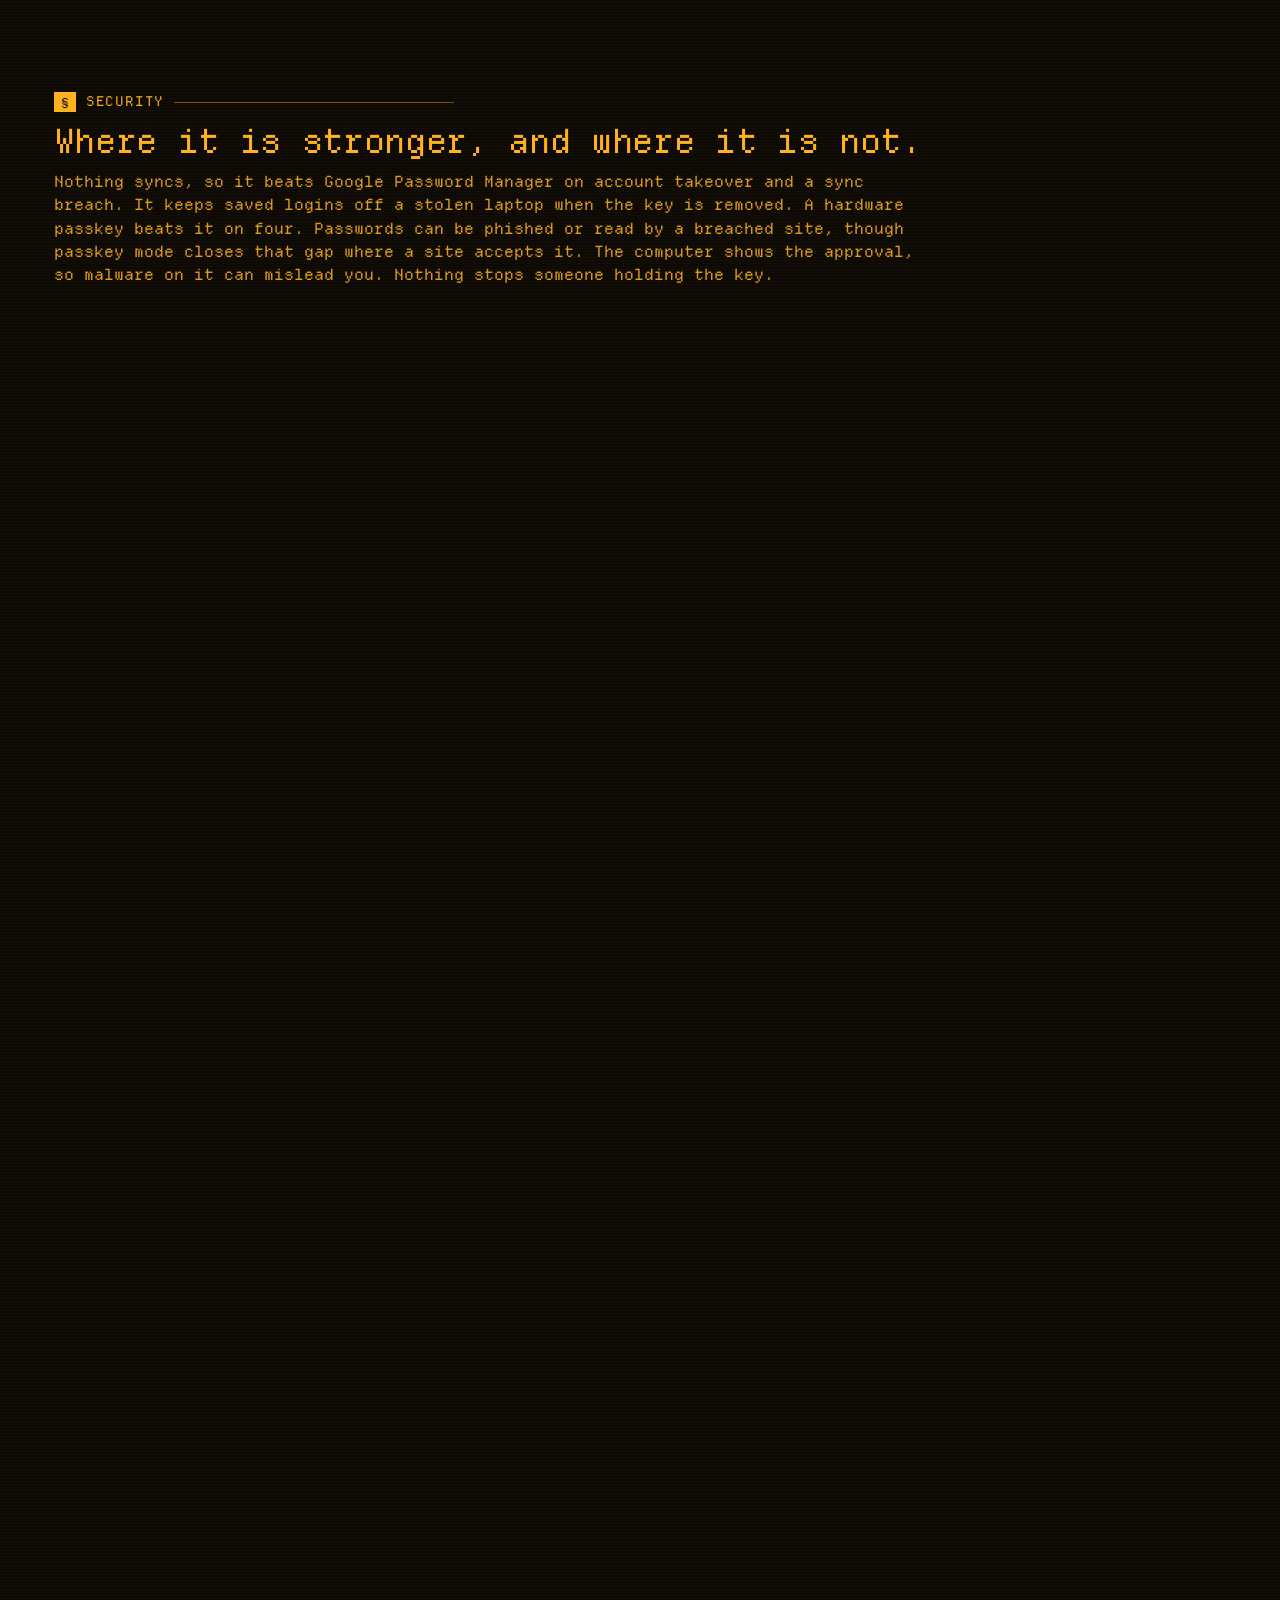
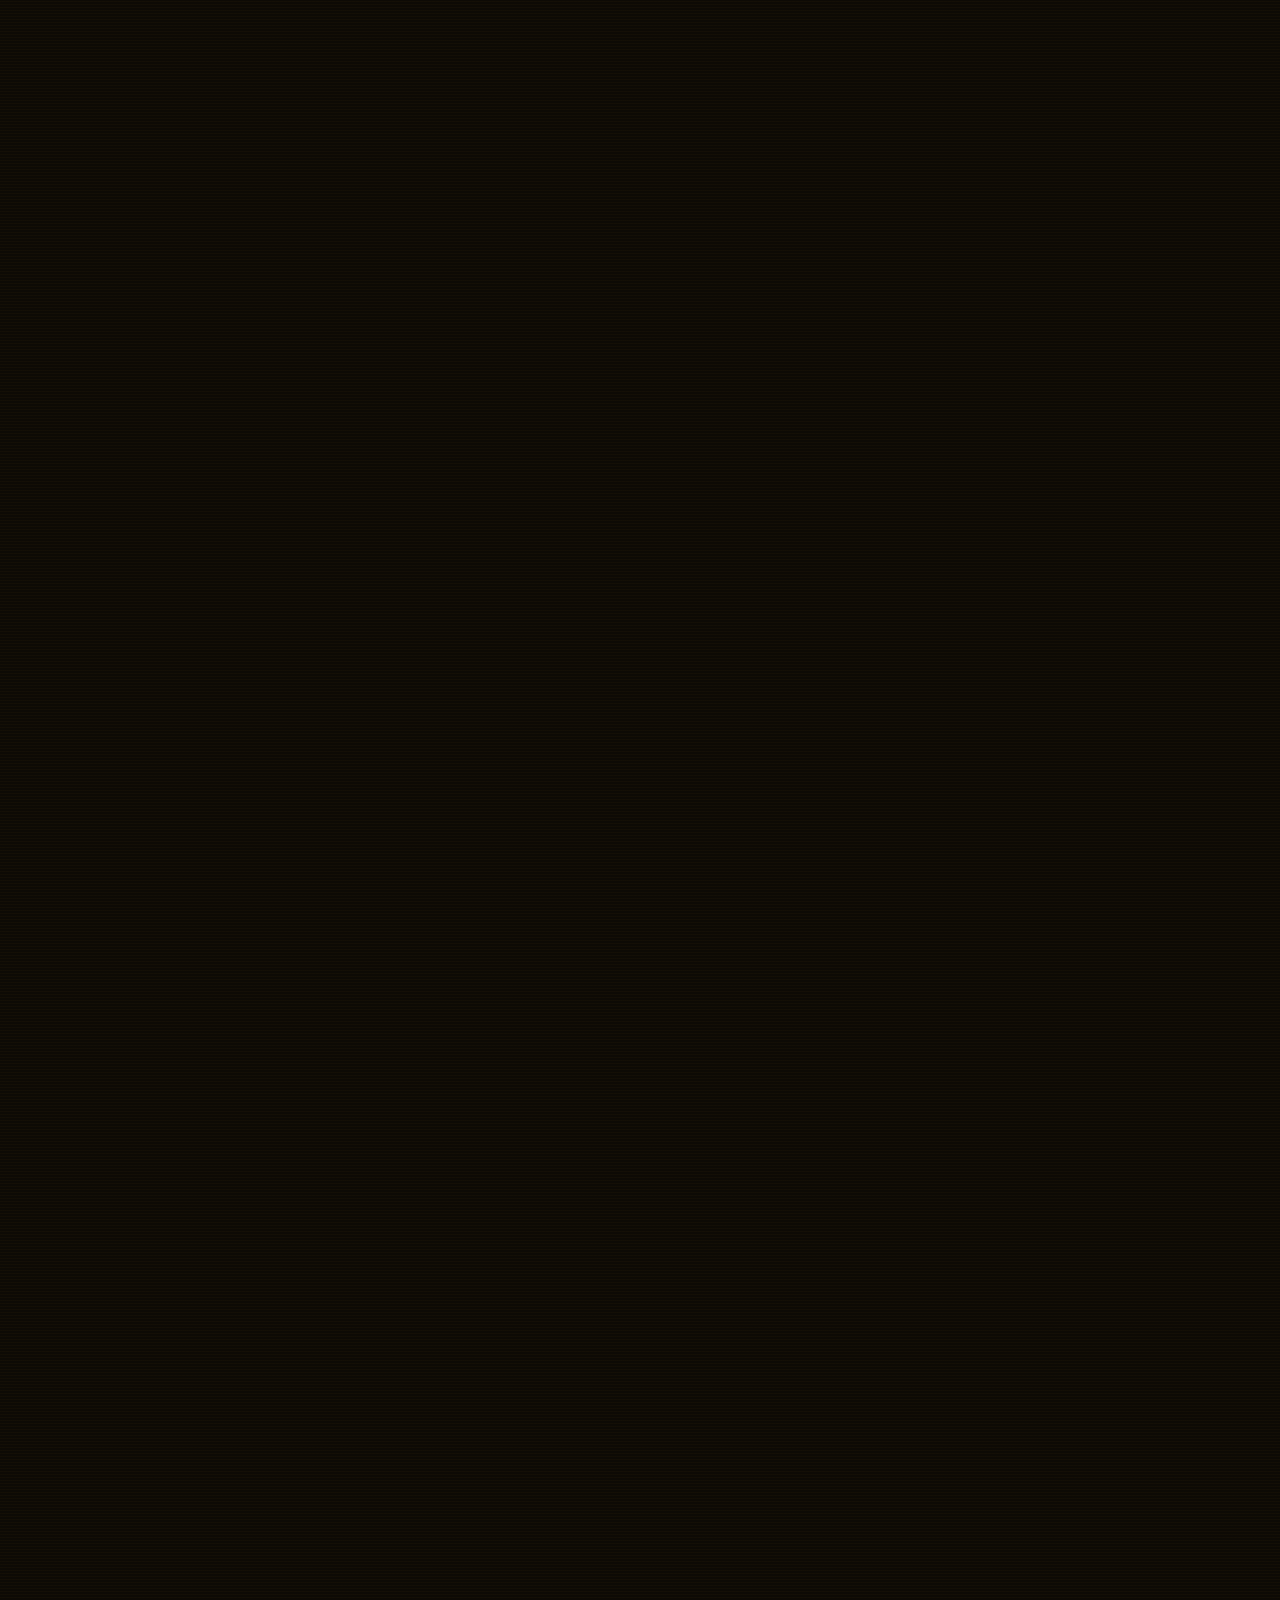
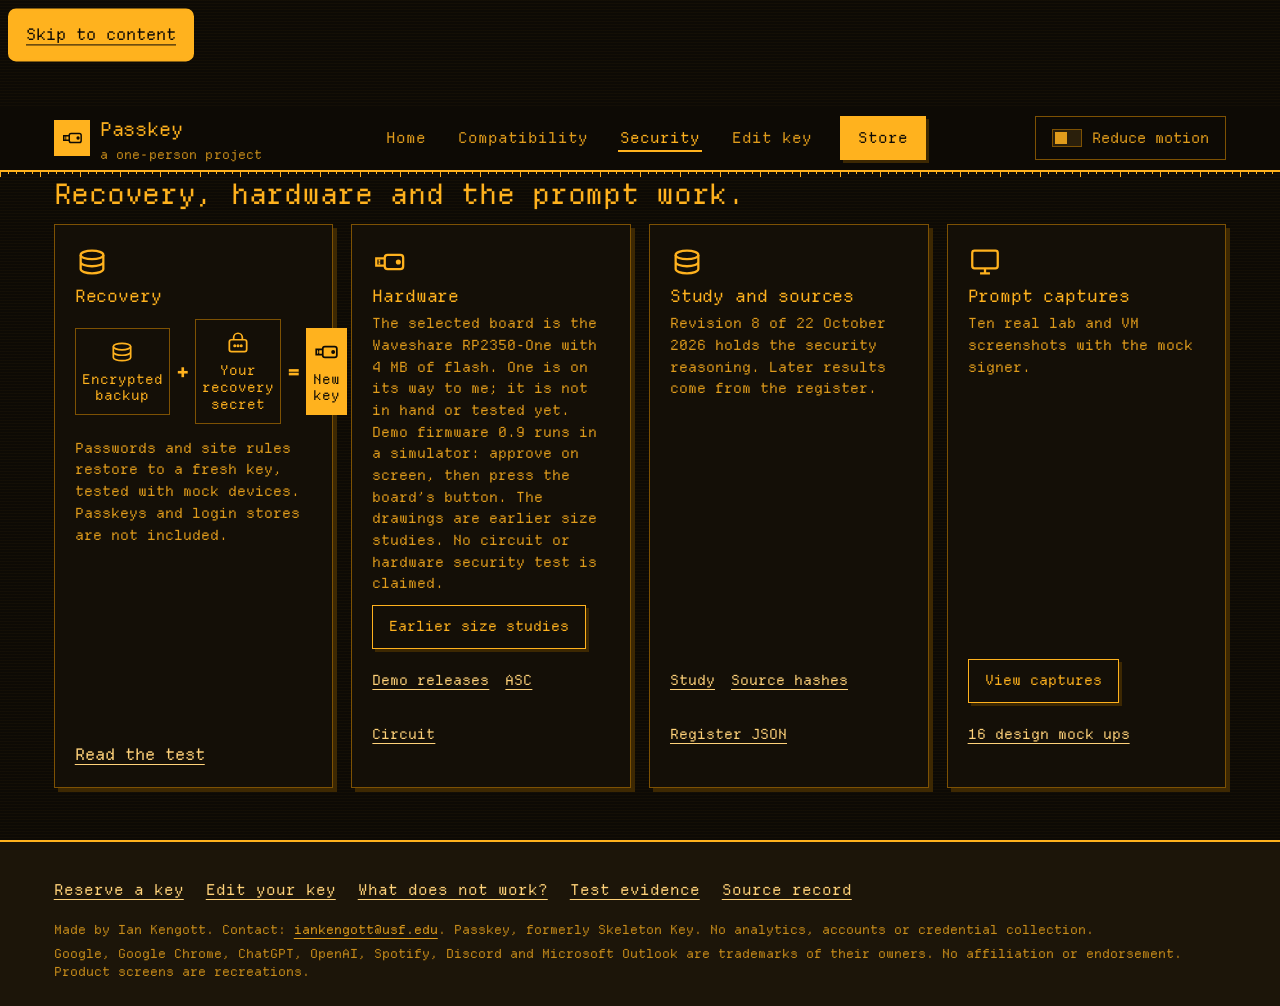
<file: hardware.html>
<!doctype html>
<html lang="en"><head><meta charset="utf-8"><meta name="viewport" content="width=device-width,initial-scale=1"><meta name="color-scheme" content="dark"><meta http-equiv="Content-Security-Policy" content="default-src 'none'; img-src 'self' data:; media-src 'none'; font-src 'self'; style-src 'self'; script-src 'self' 'sha256-HjDVeatQqzeTIyRO6r7xPxtxih8Wdf2N7pAvuCn+iWc='; connect-src 'none'; base-uri 'none'; form-action 'none'"><title>Page moved | Passkey</title><meta name="description" content="This page has moved."><noscript><meta http-equiv="refresh" content="0; url=security.html#hardware"></noscript><meta name="robots" content="noindex,follow"><meta property="og:type" content="website"><meta property="og:site_name" content="Passkey"><meta property="og:title" content="Page moved | Passkey"><meta property="og:description" content="This page has moved."><meta property="og:image" content="https://iankengott.github.io/passkey-site/assets/passkey-render.jpg"><meta property="og:image:width" content="1600"><meta property="og:image:height" content="1000"><meta property="og:image:alt" content="Concept render of a small USB key with gold contacts and a status light"><meta name="twitter:card" content="summary_large_image"><meta name="twitter:title" content="Page moved | Passkey"><meta name="twitter:description" content="This page has moved."><meta name="twitter:image" content="https://iankengott.github.io/passkey-site/assets/passkey-render.jpg"><meta name="twitter:image:alt" content="Concept render of a small USB key with gold contacts and a status light"><script type="application/ld+json">{"@context":"https://schema.org","@type":"WebPage","name":"Page moved | Passkey","url":"https://iankengott.github.io/passkey-site/security.html","description":"This page has moved."}</script><link rel="icon" type="image/svg+xml" href="assets/favicon.svg?v=1"><link rel="icon" type="image/png" sizes="32x32" href="assets/favicon-32.png?v=1"><link rel="shortcut icon" href="favicon.ico?v=1"><link rel="apple-touch-icon" sizes="180x180" href="assets/apple-touch-icon.png"><meta name="theme-color" content="#0d0a05"><link rel="stylesheet" href="assets/site.css"><link rel="stylesheet" href="assets/data.css"><script src="assets/site.js" defer></script></head><body data-redirect="security.html#hardware">
<svg class="sprite" aria-hidden="true" focusable="false"><defs>
<symbol id="i-win" viewBox="0 0 24 24"><path fill="currentColor" d="M3 5.2 10.6 4v7.4H3zm8.6-1.3L21 2.5v8.9h-9.4zM3 12.6h7.6V20L3 18.8zm8.6 0H21v8.9l-9.4-1.4z"/></symbol>
<symbol id="i-linux" viewBox="0 0 24 24"><g fill="none" stroke="currentColor" stroke-width="1.6" stroke-linejoin="round"><path d="M12 2.8c-2.3 0-3.6 1.9-3.6 4.3 0 1.6-.6 2.7-1.7 4.2-1.3 1.8-2.3 3.9-2.1 6.1.1 1.2.8 2.4 2.4 3 1.6.6 3 .9 5 .9s3.4-.3 5-.9c1.6-.6 2.3-1.8 2.4-3 .2-2.2-.8-4.3-2.1-6.1-1.1-1.5-1.7-2.6-1.7-4.2 0-2.4-1.3-4.3-3.6-4.3z"/><path d="M9.5 12.5c0 3 1 6 2.5 6s2.5-3 2.5-6"/></g><circle cx="10.5" cy="7" r=".9" fill="currentColor"/><circle cx="13.5" cy="7" r=".9" fill="currentColor"/><path fill="currentColor" d="M10.6 9h2.8L12 10.6z"/></symbol>
<symbol id="i-chrome" viewBox="0 0 24 24"><g fill="none" stroke="currentColor" stroke-width="1.6"><circle cx="12" cy="12" r="9"/><circle cx="12" cy="12" r="3.4"/><path d="M12 8.6h8.4M9.1 13.7 4.9 6.4M14.9 13.7l-4.2 7.2"/></g></symbol>
<symbol id="i-firefox" viewBox="0 0 24 24"><g fill="none" stroke="currentColor" stroke-width="1.6" stroke-linecap="round"><circle cx="12" cy="12" r="9"/><path d="M6.2 7.3c1.6-.3 2.9.2 3.6 1.2 1.6-1.7 4.6-1.4 6 .6 1.2 1.7 1 4.4-.8 5.8-2 1.6-5.2 1-6.3-1.3"/><path d="M9.8 8.5c-.6 1.1-.6 2.4.1 3.4"/></g></symbol>
<symbol id="i-apple" viewBox="0 0 24 24"><path fill="currentColor" d="M16.4 12.6c0-2.3 1.9-3.4 2-3.5-1.1-1.6-2.8-1.8-3.4-1.8-1.4-.1-2.8.9-3.5.9s-1.8-.8-3-.8C6.9 7.4 5 8.8 5 11.9c0 3.4 2.3 7.6 4 7.6.9 0 1.4-.6 2.6-.6s1.5.6 2.6.6c1.9 0 3.3-3.7 3.5-4.3-.1 0-1.9-.7-2.1-2.6zM14.3 5.8c.7-.9 1.2-2 1-3.2-1 .1-2.2.7-2.9 1.6-.6.7-1.2 1.9-1 3 1.1.1 2.2-.5 2.9-1.4z"/></symbol>
<symbol id="i-phone" viewBox="0 0 24 24"><g fill="none" stroke="currentColor" stroke-width="1.6"><rect x="6.5" y="2.5" width="11" height="19" rx="2.4"/><path d="M10.5 18.5h3"/></g></symbol>
<symbol id="i-disk" viewBox="0 0 24 24"><g fill="none" stroke="currentColor" stroke-width="1.6"><rect x="3.5" y="5" width="17" height="14" rx="2"/><circle cx="12" cy="12" r="3.2"/><path d="M12 8.8V5"/></g></symbol>
<symbol id="i-pin" viewBox="0 0 24 24"><g fill="none" stroke="currentColor" stroke-width="1.6"><rect x="4" y="9" width="16" height="11" rx="2"/><path d="M8 9V7a4 4 0 0 1 8 0v2"/><circle cx="9" cy="14.5" r=".6" fill="currentColor"/><circle cx="12" cy="14.5" r=".6" fill="currentColor"/><circle cx="15" cy="14.5" r=".6" fill="currentColor"/></g></symbol>
<symbol id="i-frame" viewBox="0 0 24 24"><g fill="none" stroke="currentColor" stroke-width="1.6"><rect x="3" y="4" width="18" height="16" rx="2"/><rect x="8" y="9" width="10" height="7" rx="1" stroke-dasharray="2 1.6"/></g></symbol>
<symbol id="i-key" viewBox="0 0 24 24"><g fill="none" stroke="currentColor" stroke-width="1.6"><rect x="9" y="7" width="13" height="10" rx="2"/><path d="M9 9.5H3v5h6"/><path d="M4.6 11h1.2M4.6 13h1.2"/><circle cx="18.6" cy="12" r="1" fill="currentColor"/></g></symbol>
<symbol id="i-hwkey" viewBox="0 0 24 24"><g fill="none" stroke="currentColor" stroke-width="1.6"><rect x="8.5" y="6" width="13.5" height="12" rx="3"/><path d="M8.5 9.5H3v5h5.5"/><circle cx="15.2" cy="12" r="3"/></g></symbol>
<symbol id="i-cloud" viewBox="0 0 24 24"><path fill="none" stroke="currentColor" stroke-width="1.6" stroke-linejoin="round" d="M7 18.5h10.2a4 4 0 0 0 .6-8 5.6 5.6 0 0 0-10.8-1A4.6 4.6 0 0 0 7 18.5z"/></symbol>
<symbol id="i-screen" viewBox="0 0 24 24"><g fill="none" stroke="currentColor" stroke-width="1.6"><rect x="3" y="4" width="18" height="12.5" rx="1.6"/><path d="M8.5 20h7M12 16.5V20"/></g></symbol>
<symbol id="i-globe" viewBox="0 0 24 24"><g fill="none" stroke="currentColor" stroke-width="1.6"><circle cx="12" cy="12" r="9"/><path d="M3 12h18M12 3c2.6 2.6 3.6 5.8 3.6 9s-1 6.4-3.6 9c-2.6-2.6-3.6-5.8-3.6-9s1-6.4 3.6-9z"/></g></symbol>
<symbol id="i-shield" viewBox="0 0 24 24"><path fill="none" stroke="currentColor" stroke-width="1.6" stroke-linejoin="round" d="M12 3 4.5 6v5.5c0 4.6 3.1 8 7.5 9.5 4.4-1.5 7.5-4.9 7.5-9.5V6z"/></symbol>
<symbol id="i-arrow" viewBox="0 0 24 24"><path fill="none" stroke="currentColor" stroke-width="1.8" stroke-linecap="round" stroke-linejoin="round" d="M4 12h15m-5-5 5 5-5 5"/></symbol>
<symbol id="i-back" viewBox="0 0 24 24"><path fill="none" stroke="currentColor" stroke-width="1.8" stroke-linecap="round" stroke-linejoin="round" d="M20 12H5m5-5-5 5 5 5"/></symbol>
<symbol id="i-turn" viewBox="0 0 24 24"><path fill="none" stroke="currentColor" stroke-width="1.6" stroke-linecap="round" d="M4.5 9.5C6 6 9 4.5 12 4.5c4.1 0 7.5 3.4 7.5 7.5M19.5 14.5C18 18 15 19.5 12 19.5c-4.1 0-7.5-3.4-7.5-7.5M4 5v4.6h4.6M20 19v-4.6h-4.6"/></symbol>
<symbol id="i-backup" viewBox="0 0 24 24"><g fill="none" stroke="currentColor" stroke-width="1.6" stroke-linejoin="round"><path d="M4 7c0-1.7 3.6-3 8-3s8 1.3 8 3-3.6 3-8 3-8-1.3-8-3z"/><path d="M4 7v10c0 1.7 3.6 3 8 3s8-1.3 8-3V7M4 12c0 1.7 3.6 3 8 3s8-1.3 8-3"/></g></symbol>
<symbol id="i-sign" viewBox="0 0 24 24"><g fill="none" stroke="currentColor" stroke-width="1.6" stroke-linecap="round" stroke-linejoin="round"><path d="M4 17c2.5 0 3-6 5-6s1.2 5 3 5 2-3 3.4-3 1.2 2 2.6 2"/><path d="M4 20.5h16"/></g></symbol>
<symbol id="i-play" viewBox="0 0 24 24"><path fill="currentColor" d="M8 5.2v13.6a.8.8 0 0 0 1.2.7l10.6-6.8a.8.8 0 0 0 0-1.4L9.2 4.5A.8.8 0 0 0 8 5.2z"/></symbol>
<symbol id="i-pause" viewBox="0 0 24 24"><g fill="currentColor"><rect x="6.5" y="5" width="4" height="14" rx="1"/><rect x="13.5" y="5" width="4" height="14" rx="1"/></g></symbol>
<symbol id="i-sound" viewBox="0 0 24 24"><g fill="none" stroke="currentColor" stroke-width="1.7" stroke-linecap="round" stroke-linejoin="round"><path d="M4 9.5h3.5L12 5.5v13l-4.5-4H4z"/><path d="M15.5 9a4.2 4.2 0 0 1 0 6M18 6.5a7.8 7.8 0 0 1 0 11"/></g></symbol>
<symbol id="i-mute" viewBox="0 0 24 24"><g fill="none" stroke="currentColor" stroke-width="1.7" stroke-linecap="round" stroke-linejoin="round"><path d="M4 9.5h3.5L12 5.5v13l-4.5-4H4z"/><path d="m16 9.5 5 5M21 9.5l-5 5"/></g></symbol>
<symbol id="i-replay" viewBox="0 0 24 24"><g fill="none" stroke="currentColor" stroke-width="1.7" stroke-linecap="round" stroke-linejoin="round"><path d="M4.5 12a7.5 7.5 0 1 0 2.2-5.3"/><path d="M4.5 4.5v4h4"/></g></symbol>
<symbol id="i-skip" viewBox="0 0 24 24"><g fill="currentColor"><path d="M5 6.2v11.6a.7.7 0 0 0 1.1.6l8.4-5.8a.7.7 0 0 0 0-1.2L6.1 5.6A.7.7 0 0 0 5 6.2z"/><rect x="16.5" y="5.5" width="2.6" height="13" rx=".8"/></g></symbol>
<symbol id="i-mail" viewBox="0 0 24 24"><g fill="none" stroke="currentColor" stroke-width="1.7" stroke-linejoin="round"><rect x="3" y="5.5" width="18" height="13" rx="2"/><path d="m3.8 7 8.2 6.2L20.2 7"/></g></symbol>
<symbol id="i-dots" viewBox="0 0 24 24"><g fill="currentColor"><circle cx="5" cy="12" r="1.9"/><circle cx="12" cy="12" r="1.9"/><circle cx="19" cy="12" r="1.9"/></g></symbol>
</defs></svg><a class="skip" href="#main">Skip to content</a>
<header class="top"><div class="top-in"><a class="brand" href="index.html"><span class="brand-mark" aria-hidden="true"><svg class="ico" aria-hidden="true" focusable="false"><use href="#i-key"/></svg></span><span class="brand-word">Passkey<small>a one-person project</small></span></a><nav aria-label="Main"><a href="index.html">Home</a><a href="compatibility.html">Compatibility</a><a href="security.html">Security</a><a href="editor/index.html">Edit key</a><a class="nav-buy" href="store.html">Store</a></nav><div class="motion js-only"><button id="motion" type="button" aria-pressed="false" aria-describedby="motion-note"><span class="switch" aria-hidden="true"></span><span>Reduce motion</span></button><span id="motion-note" class="motion-note" hidden>Already reduced by your system setting.</span></div></div></header>
<main id="main"><div class="page-head"><p class="eyebrow">Moved</p><h1>This page has moved.</h1><p class="lead"><a href="security.html#hardware">Continue to the current page</a>.</p></div></main>
<footer><div class="foot-in"><nav aria-label="Footer"><a href="store.html">Reserve a key</a><a href="editor/index.html">Edit your key</a><a href="compatibility.html#works">What does not work?</a><a href="security.html#evidence">Test evidence</a><a href="assets/sources.json">Source record</a></nav><p class="foot-made">Made by Ian Kengott. Contact: <a href="mailto:iankengott@usf.edu">iankengott@usf.edu</a>. <span class="fine">Passkey, formerly Skeleton Key. No analytics, accounts or credential collection.</span></p><p class="foot-legal">Google, Google Chrome, ChatGPT, OpenAI, Spotify, Discord and Microsoft Outlook are trademarks of their owners. No affiliation or endorsement. Product screens are recreations.</p></div></footer></body></html>
</file>
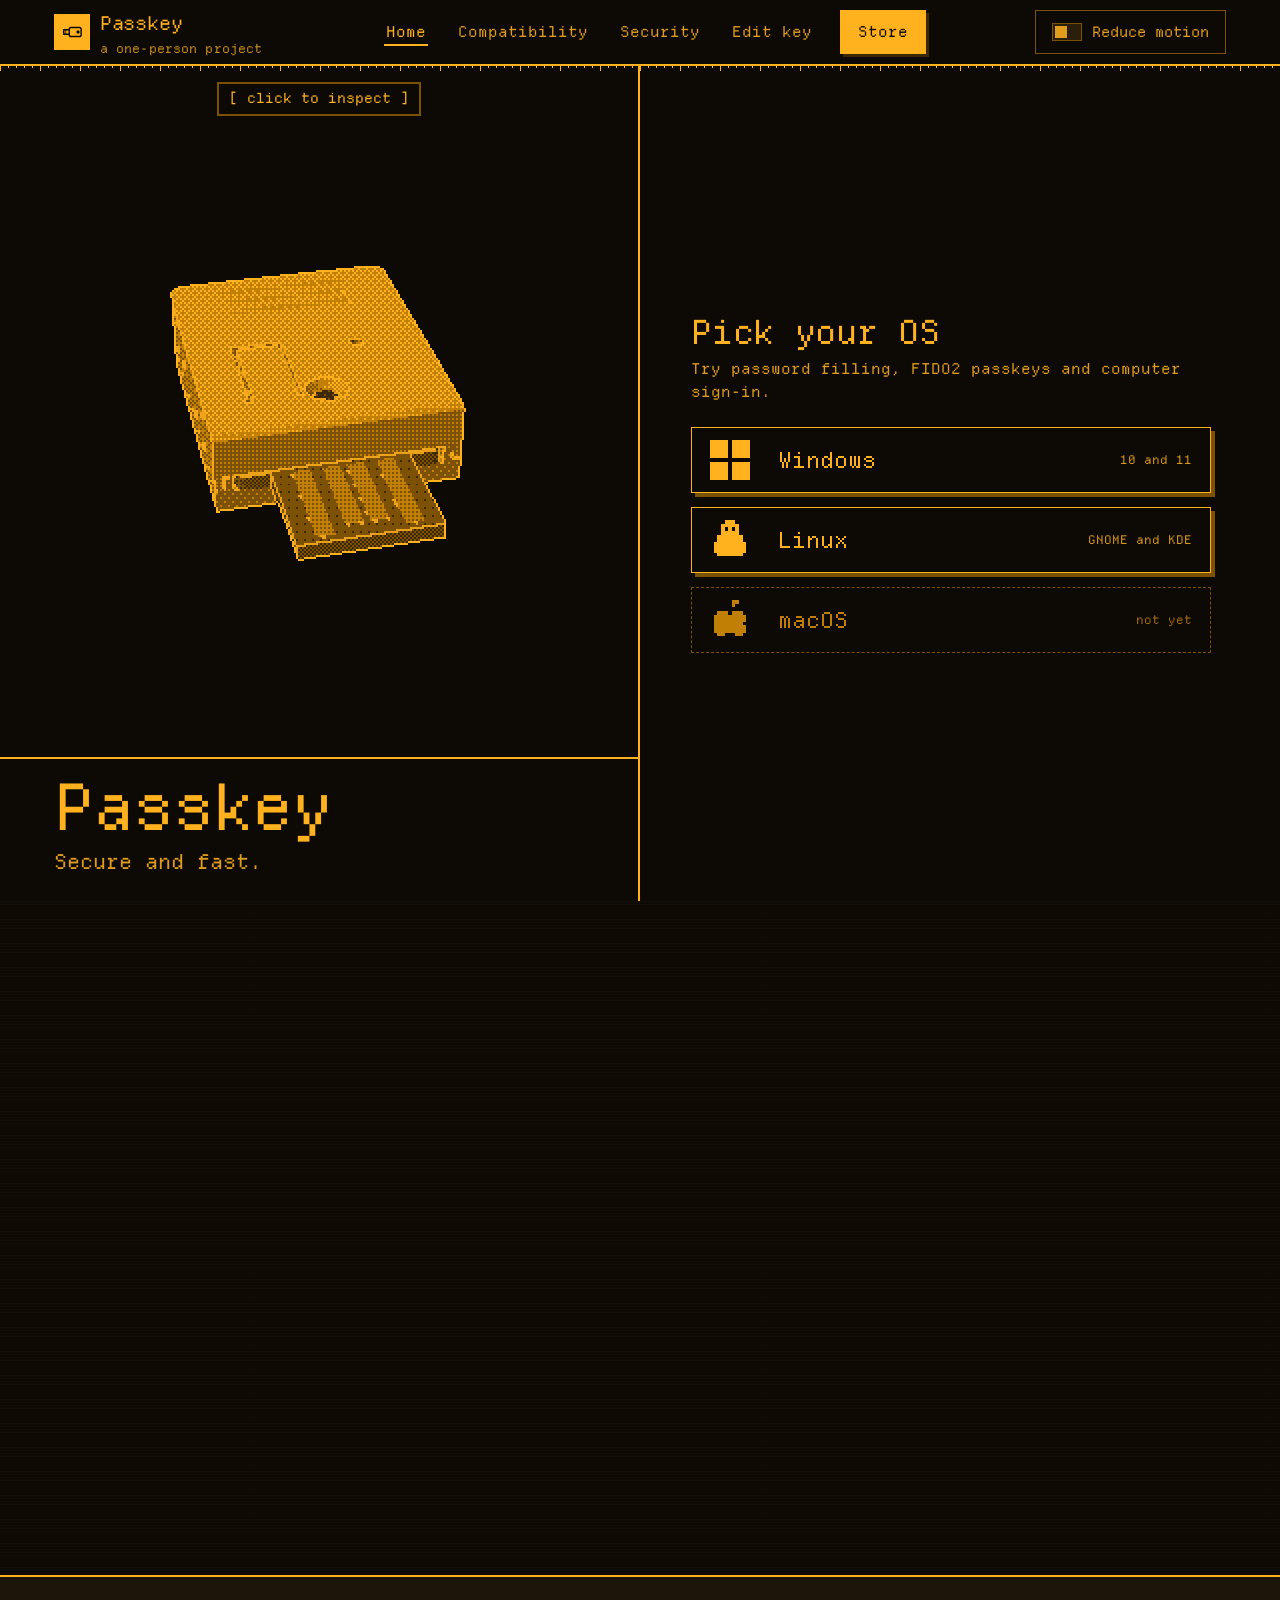
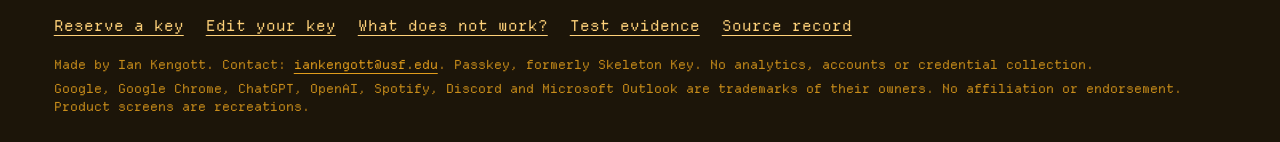
<file: how-it-works.html>
<!doctype html>
<html lang="en"><head><meta charset="utf-8"><meta name="viewport" content="width=device-width,initial-scale=1"><meta name="color-scheme" content="dark"><meta http-equiv="Content-Security-Policy" content="default-src 'none'; img-src 'self' data:; media-src 'none'; font-src 'self'; style-src 'self'; script-src 'self' 'sha256-rWREqxxbjvAdtT3/sVLyXCMe//S/TSxyD+SfyiwAaJI='; connect-src 'none'; base-uri 'none'; form-action 'none'"><title>Page moved | Passkey</title><meta name="description" content="This page has moved."><noscript><meta http-equiv="refresh" content="0; url=index.html#main"></noscript><meta name="robots" content="noindex,follow"><meta property="og:type" content="website"><meta property="og:site_name" content="Passkey"><meta property="og:title" content="Page moved | Passkey"><meta property="og:description" content="This page has moved."><meta property="og:image" content="https://iankengott.github.io/passkey-site/assets/passkey-render.jpg"><meta property="og:image:width" content="1600"><meta property="og:image:height" content="1000"><meta property="og:image:alt" content="Concept render of a small USB key with gold contacts and a status light"><meta name="twitter:card" content="summary_large_image"><meta name="twitter:title" content="Page moved | Passkey"><meta name="twitter:description" content="This page has moved."><meta name="twitter:image" content="https://iankengott.github.io/passkey-site/assets/passkey-render.jpg"><meta name="twitter:image:alt" content="Concept render of a small USB key with gold contacts and a status light"><script type="application/ld+json">{"@context":"https://schema.org","@type":"WebPage","name":"Page moved | Passkey","url":"https://iankengott.github.io/passkey-site/","description":"This page has moved."}</script><link rel="icon" type="image/svg+xml" href="assets/favicon.svg?v=1"><link rel="icon" type="image/png" sizes="32x32" href="assets/favicon-32.png?v=1"><link rel="shortcut icon" href="favicon.ico?v=1"><link rel="apple-touch-icon" sizes="180x180" href="assets/apple-touch-icon.png"><meta name="theme-color" content="#0d0a05"><link rel="stylesheet" href="assets/site.css"><link rel="stylesheet" href="assets/data.css"><script src="assets/site.js" defer></script></head><body data-redirect="index.html#main">
<svg class="sprite" aria-hidden="true" focusable="false"><defs>
<symbol id="i-win" viewBox="0 0 24 24"><path fill="currentColor" d="M3 5.2 10.6 4v7.4H3zm8.6-1.3L21 2.5v8.9h-9.4zM3 12.6h7.6V20L3 18.8zm8.6 0H21v8.9l-9.4-1.4z"/></symbol>
<symbol id="i-linux" viewBox="0 0 24 24"><g fill="none" stroke="currentColor" stroke-width="1.6" stroke-linejoin="round"><path d="M12 2.8c-2.3 0-3.6 1.9-3.6 4.3 0 1.6-.6 2.7-1.7 4.2-1.3 1.8-2.3 3.9-2.1 6.1.1 1.2.8 2.4 2.4 3 1.6.6 3 .9 5 .9s3.4-.3 5-.9c1.6-.6 2.3-1.8 2.4-3 .2-2.2-.8-4.3-2.1-6.1-1.1-1.5-1.7-2.6-1.7-4.2 0-2.4-1.3-4.3-3.6-4.3z"/><path d="M9.5 12.5c0 3 1 6 2.5 6s2.5-3 2.5-6"/></g><circle cx="10.5" cy="7" r=".9" fill="currentColor"/><circle cx="13.5" cy="7" r=".9" fill="currentColor"/><path fill="currentColor" d="M10.6 9h2.8L12 10.6z"/></symbol>
<symbol id="i-chrome" viewBox="0 0 24 24"><g fill="none" stroke="currentColor" stroke-width="1.6"><circle cx="12" cy="12" r="9"/><circle cx="12" cy="12" r="3.4"/><path d="M12 8.6h8.4M9.1 13.7 4.9 6.4M14.9 13.7l-4.2 7.2"/></g></symbol>
<symbol id="i-firefox" viewBox="0 0 24 24"><g fill="none" stroke="currentColor" stroke-width="1.6" stroke-linecap="round"><circle cx="12" cy="12" r="9"/><path d="M6.2 7.3c1.6-.3 2.9.2 3.6 1.2 1.6-1.7 4.6-1.4 6 .6 1.2 1.7 1 4.4-.8 5.8-2 1.6-5.2 1-6.3-1.3"/><path d="M9.8 8.5c-.6 1.1-.6 2.4.1 3.4"/></g></symbol>
<symbol id="i-apple" viewBox="0 0 24 24"><path fill="currentColor" d="M16.4 12.6c0-2.3 1.9-3.4 2-3.5-1.1-1.6-2.8-1.8-3.4-1.8-1.4-.1-2.8.9-3.5.9s-1.8-.8-3-.8C6.9 7.4 5 8.8 5 11.9c0 3.4 2.3 7.6 4 7.6.9 0 1.4-.6 2.6-.6s1.5.6 2.6.6c1.9 0 3.3-3.7 3.5-4.3-.1 0-1.9-.7-2.1-2.6zM14.3 5.8c.7-.9 1.2-2 1-3.2-1 .1-2.2.7-2.9 1.6-.6.7-1.2 1.9-1 3 1.1.1 2.2-.5 2.9-1.4z"/></symbol>
<symbol id="i-phone" viewBox="0 0 24 24"><g fill="none" stroke="currentColor" stroke-width="1.6"><rect x="6.5" y="2.5" width="11" height="19" rx="2.4"/><path d="M10.5 18.5h3"/></g></symbol>
<symbol id="i-disk" viewBox="0 0 24 24"><g fill="none" stroke="currentColor" stroke-width="1.6"><rect x="3.5" y="5" width="17" height="14" rx="2"/><circle cx="12" cy="12" r="3.2"/><path d="M12 8.8V5"/></g></symbol>
<symbol id="i-pin" viewBox="0 0 24 24"><g fill="none" stroke="currentColor" stroke-width="1.6"><rect x="4" y="9" width="16" height="11" rx="2"/><path d="M8 9V7a4 4 0 0 1 8 0v2"/><circle cx="9" cy="14.5" r=".6" fill="currentColor"/><circle cx="12" cy="14.5" r=".6" fill="currentColor"/><circle cx="15" cy="14.5" r=".6" fill="currentColor"/></g></symbol>
<symbol id="i-frame" viewBox="0 0 24 24"><g fill="none" stroke="currentColor" stroke-width="1.6"><rect x="3" y="4" width="18" height="16" rx="2"/><rect x="8" y="9" width="10" height="7" rx="1" stroke-dasharray="2 1.6"/></g></symbol>
<symbol id="i-key" viewBox="0 0 24 24"><g fill="none" stroke="currentColor" stroke-width="1.6"><rect x="9" y="7" width="13" height="10" rx="2"/><path d="M9 9.5H3v5h6"/><path d="M4.6 11h1.2M4.6 13h1.2"/><circle cx="18.6" cy="12" r="1" fill="currentColor"/></g></symbol>
<symbol id="i-hwkey" viewBox="0 0 24 24"><g fill="none" stroke="currentColor" stroke-width="1.6"><rect x="8.5" y="6" width="13.5" height="12" rx="3"/><path d="M8.5 9.5H3v5h5.5"/><circle cx="15.2" cy="12" r="3"/></g></symbol>
<symbol id="i-cloud" viewBox="0 0 24 24"><path fill="none" stroke="currentColor" stroke-width="1.6" stroke-linejoin="round" d="M7 18.5h10.2a4 4 0 0 0 .6-8 5.6 5.6 0 0 0-10.8-1A4.6 4.6 0 0 0 7 18.5z"/></symbol>
<symbol id="i-screen" viewBox="0 0 24 24"><g fill="none" stroke="currentColor" stroke-width="1.6"><rect x="3" y="4" width="18" height="12.5" rx="1.6"/><path d="M8.5 20h7M12 16.5V20"/></g></symbol>
<symbol id="i-globe" viewBox="0 0 24 24"><g fill="none" stroke="currentColor" stroke-width="1.6"><circle cx="12" cy="12" r="9"/><path d="M3 12h18M12 3c2.6 2.6 3.6 5.8 3.6 9s-1 6.4-3.6 9c-2.6-2.6-3.6-5.8-3.6-9s1-6.4 3.6-9z"/></g></symbol>
<symbol id="i-shield" viewBox="0 0 24 24"><path fill="none" stroke="currentColor" stroke-width="1.6" stroke-linejoin="round" d="M12 3 4.5 6v5.5c0 4.6 3.1 8 7.5 9.5 4.4-1.5 7.5-4.9 7.5-9.5V6z"/></symbol>
<symbol id="i-arrow" viewBox="0 0 24 24"><path fill="none" stroke="currentColor" stroke-width="1.8" stroke-linecap="round" stroke-linejoin="round" d="M4 12h15m-5-5 5 5-5 5"/></symbol>
<symbol id="i-back" viewBox="0 0 24 24"><path fill="none" stroke="currentColor" stroke-width="1.8" stroke-linecap="round" stroke-linejoin="round" d="M20 12H5m5-5-5 5 5 5"/></symbol>
<symbol id="i-turn" viewBox="0 0 24 24"><path fill="none" stroke="currentColor" stroke-width="1.6" stroke-linecap="round" d="M4.5 9.5C6 6 9 4.5 12 4.5c4.1 0 7.5 3.4 7.5 7.5M19.5 14.5C18 18 15 19.5 12 19.5c-4.1 0-7.5-3.4-7.5-7.5M4 5v4.6h4.6M20 19v-4.6h-4.6"/></symbol>
<symbol id="i-backup" viewBox="0 0 24 24"><g fill="none" stroke="currentColor" stroke-width="1.6" stroke-linejoin="round"><path d="M4 7c0-1.7 3.6-3 8-3s8 1.3 8 3-3.6 3-8 3-8-1.3-8-3z"/><path d="M4 7v10c0 1.7 3.6 3 8 3s8-1.3 8-3V7M4 12c0 1.7 3.6 3 8 3s8-1.3 8-3"/></g></symbol>
<symbol id="i-sign" viewBox="0 0 24 24"><g fill="none" stroke="currentColor" stroke-width="1.6" stroke-linecap="round" stroke-linejoin="round"><path d="M4 17c2.5 0 3-6 5-6s1.2 5 3 5 2-3 3.4-3 1.2 2 2.6 2"/><path d="M4 20.5h16"/></g></symbol>
<symbol id="i-play" viewBox="0 0 24 24"><path fill="currentColor" d="M8 5.2v13.6a.8.8 0 0 0 1.2.7l10.6-6.8a.8.8 0 0 0 0-1.4L9.2 4.5A.8.8 0 0 0 8 5.2z"/></symbol>
<symbol id="i-pause" viewBox="0 0 24 24"><g fill="currentColor"><rect x="6.5" y="5" width="4" height="14" rx="1"/><rect x="13.5" y="5" width="4" height="14" rx="1"/></g></symbol>
<symbol id="i-sound" viewBox="0 0 24 24"><g fill="none" stroke="currentColor" stroke-width="1.7" stroke-linecap="round" stroke-linejoin="round"><path d="M4 9.5h3.5L12 5.5v13l-4.5-4H4z"/><path d="M15.5 9a4.2 4.2 0 0 1 0 6M18 6.5a7.8 7.8 0 0 1 0 11"/></g></symbol>
<symbol id="i-mute" viewBox="0 0 24 24"><g fill="none" stroke="currentColor" stroke-width="1.7" stroke-linecap="round" stroke-linejoin="round"><path d="M4 9.5h3.5L12 5.5v13l-4.5-4H4z"/><path d="m16 9.5 5 5M21 9.5l-5 5"/></g></symbol>
<symbol id="i-replay" viewBox="0 0 24 24"><g fill="none" stroke="currentColor" stroke-width="1.7" stroke-linecap="round" stroke-linejoin="round"><path d="M4.5 12a7.5 7.5 0 1 0 2.2-5.3"/><path d="M4.5 4.5v4h4"/></g></symbol>
<symbol id="i-skip" viewBox="0 0 24 24"><g fill="currentColor"><path d="M5 6.2v11.6a.7.7 0 0 0 1.1.6l8.4-5.8a.7.7 0 0 0 0-1.2L6.1 5.6A.7.7 0 0 0 5 6.2z"/><rect x="16.5" y="5.5" width="2.6" height="13" rx=".8"/></g></symbol>
<symbol id="i-mail" viewBox="0 0 24 24"><g fill="none" stroke="currentColor" stroke-width="1.7" stroke-linejoin="round"><rect x="3" y="5.5" width="18" height="13" rx="2"/><path d="m3.8 7 8.2 6.2L20.2 7"/></g></symbol>
<symbol id="i-dots" viewBox="0 0 24 24"><g fill="currentColor"><circle cx="5" cy="12" r="1.9"/><circle cx="12" cy="12" r="1.9"/><circle cx="19" cy="12" r="1.9"/></g></symbol>
</defs></svg><a class="skip" href="#main">Skip to content</a>
<header class="top"><div class="top-in"><a class="brand" href="index.html"><span class="brand-mark" aria-hidden="true"><svg class="ico" aria-hidden="true" focusable="false"><use href="#i-key"/></svg></span><span class="brand-word">Passkey<small>a one-person project</small></span></a><nav aria-label="Main"><a href="index.html">Home</a><a href="compatibility.html">Compatibility</a><a href="security.html">Security</a><a href="editor/index.html">Edit key</a><a class="nav-buy" href="store.html">Store</a></nav><div class="motion js-only"><button id="motion" type="button" aria-pressed="false" aria-describedby="motion-note"><span class="switch" aria-hidden="true"></span><span>Reduce motion</span></button><span id="motion-note" class="motion-note" hidden>Already reduced by your system setting.</span></div></div></header>
<main id="main"><div class="page-head"><p class="eyebrow">Moved</p><h1>This page has moved.</h1><p class="lead"><a href="index.html#main">Continue to the current page</a>.</p></div></main>
<footer><div class="foot-in"><nav aria-label="Footer"><a href="store.html">Reserve a key</a><a href="editor/index.html">Edit your key</a><a href="compatibility.html#works">What does not work?</a><a href="security.html#evidence">Test evidence</a><a href="assets/sources.json">Source record</a></nav><p class="foot-made">Made by Ian Kengott. Contact: <a href="mailto:iankengott@usf.edu">iankengott@usf.edu</a>. <span class="fine">Passkey, formerly Skeleton Key. No analytics, accounts or credential collection.</span></p><p class="foot-legal">Google, Google Chrome, ChatGPT, OpenAI, Spotify, Discord and Microsoft Outlook are trademarks of their owners. No affiliation or endorsement. Product screens are recreations.</p></div></footer></body></html>
</file>
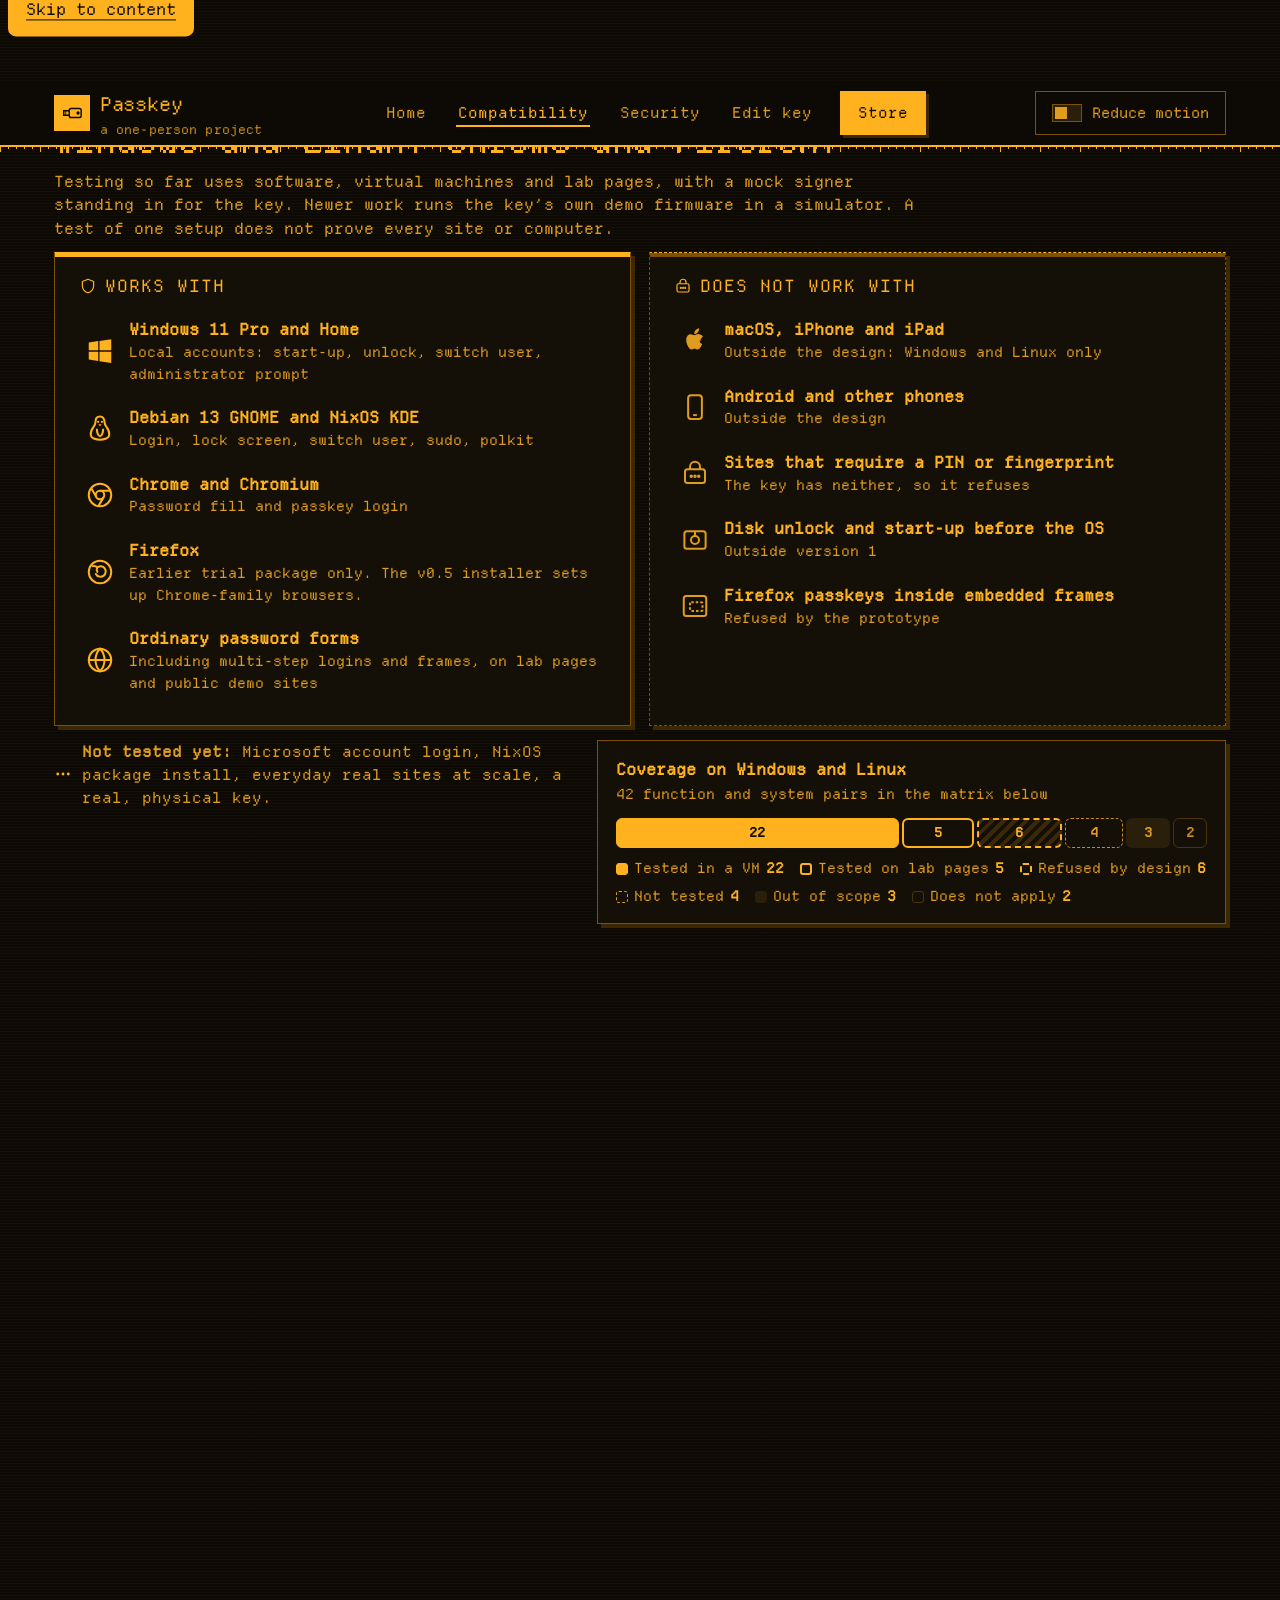
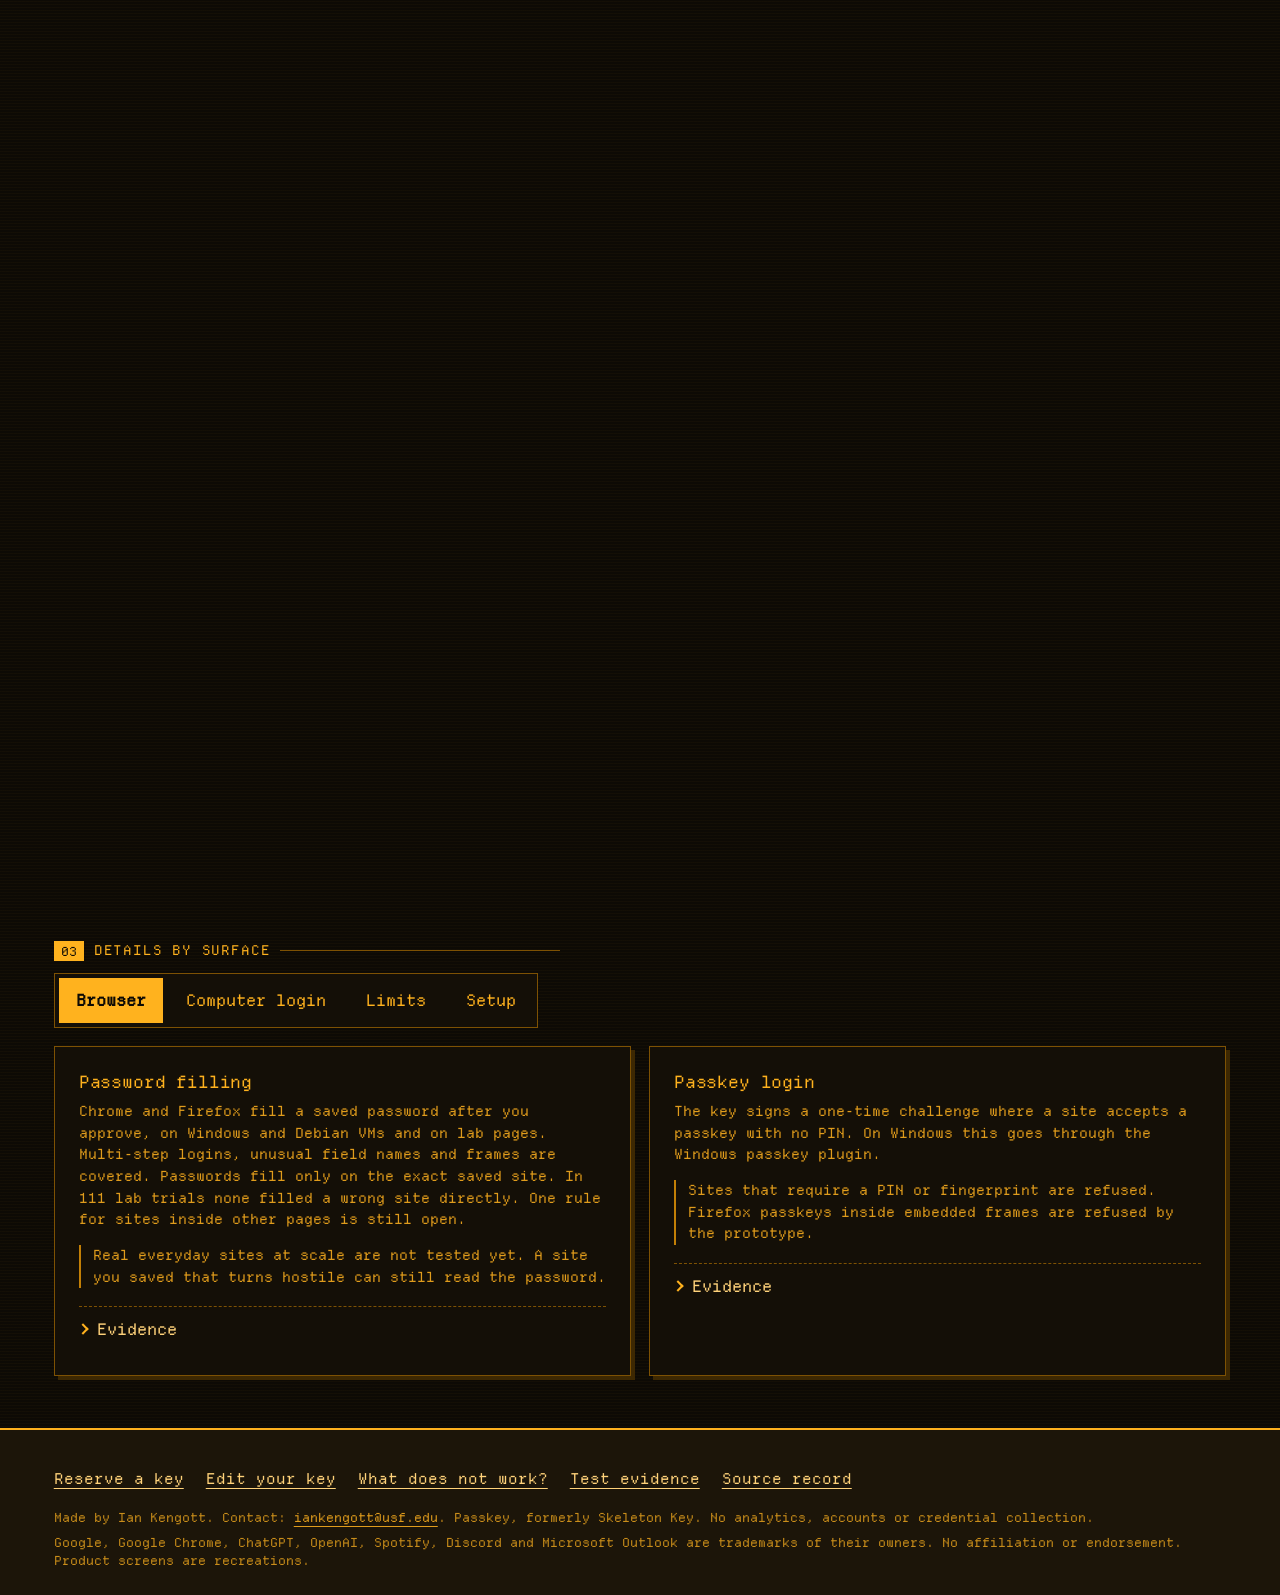
<file: limits.html>
<!doctype html>
<html lang="en"><head><meta charset="utf-8"><meta name="viewport" content="width=device-width,initial-scale=1"><meta name="color-scheme" content="dark"><meta http-equiv="Content-Security-Policy" content="default-src 'none'; img-src 'self' data:; media-src 'none'; font-src 'self'; style-src 'self'; script-src 'self' 'sha256-W1nBwz7iNawB3+Yq5SampmI/pqNsssqvX2+/fPMlBso='; connect-src 'none'; base-uri 'none'; form-action 'none'"><title>Page moved | Passkey</title><meta name="description" content="This page has moved."><noscript><meta http-equiv="refresh" content="0; url=compatibility.html#works"></noscript><meta name="robots" content="noindex,follow"><meta property="og:type" content="website"><meta property="og:site_name" content="Passkey"><meta property="og:title" content="Page moved | Passkey"><meta property="og:description" content="This page has moved."><meta property="og:image" content="https://iankengott.github.io/passkey-site/assets/passkey-render.jpg"><meta property="og:image:width" content="1600"><meta property="og:image:height" content="1000"><meta property="og:image:alt" content="Concept render of a small USB key with gold contacts and a status light"><meta name="twitter:card" content="summary_large_image"><meta name="twitter:title" content="Page moved | Passkey"><meta name="twitter:description" content="This page has moved."><meta name="twitter:image" content="https://iankengott.github.io/passkey-site/assets/passkey-render.jpg"><meta name="twitter:image:alt" content="Concept render of a small USB key with gold contacts and a status light"><script type="application/ld+json">{"@context":"https://schema.org","@type":"WebPage","name":"Page moved | Passkey","url":"https://iankengott.github.io/passkey-site/compatibility.html","description":"This page has moved."}</script><link rel="icon" type="image/svg+xml" href="assets/favicon.svg?v=1"><link rel="icon" type="image/png" sizes="32x32" href="assets/favicon-32.png?v=1"><link rel="shortcut icon" href="favicon.ico?v=1"><link rel="apple-touch-icon" sizes="180x180" href="assets/apple-touch-icon.png"><meta name="theme-color" content="#0d0a05"><link rel="stylesheet" href="assets/site.css"><link rel="stylesheet" href="assets/data.css"><script src="assets/site.js" defer></script></head><body data-redirect="compatibility.html#works">
<svg class="sprite" aria-hidden="true" focusable="false"><defs>
<symbol id="i-win" viewBox="0 0 24 24"><path fill="currentColor" d="M3 5.2 10.6 4v7.4H3zm8.6-1.3L21 2.5v8.9h-9.4zM3 12.6h7.6V20L3 18.8zm8.6 0H21v8.9l-9.4-1.4z"/></symbol>
<symbol id="i-linux" viewBox="0 0 24 24"><g fill="none" stroke="currentColor" stroke-width="1.6" stroke-linejoin="round"><path d="M12 2.8c-2.3 0-3.6 1.9-3.6 4.3 0 1.6-.6 2.7-1.7 4.2-1.3 1.8-2.3 3.9-2.1 6.1.1 1.2.8 2.4 2.4 3 1.6.6 3 .9 5 .9s3.4-.3 5-.9c1.6-.6 2.3-1.8 2.4-3 .2-2.2-.8-4.3-2.1-6.1-1.1-1.5-1.7-2.6-1.7-4.2 0-2.4-1.3-4.3-3.6-4.3z"/><path d="M9.5 12.5c0 3 1 6 2.5 6s2.5-3 2.5-6"/></g><circle cx="10.5" cy="7" r=".9" fill="currentColor"/><circle cx="13.5" cy="7" r=".9" fill="currentColor"/><path fill="currentColor" d="M10.6 9h2.8L12 10.6z"/></symbol>
<symbol id="i-chrome" viewBox="0 0 24 24"><g fill="none" stroke="currentColor" stroke-width="1.6"><circle cx="12" cy="12" r="9"/><circle cx="12" cy="12" r="3.4"/><path d="M12 8.6h8.4M9.1 13.7 4.9 6.4M14.9 13.7l-4.2 7.2"/></g></symbol>
<symbol id="i-firefox" viewBox="0 0 24 24"><g fill="none" stroke="currentColor" stroke-width="1.6" stroke-linecap="round"><circle cx="12" cy="12" r="9"/><path d="M6.2 7.3c1.6-.3 2.9.2 3.6 1.2 1.6-1.7 4.6-1.4 6 .6 1.2 1.7 1 4.4-.8 5.8-2 1.6-5.2 1-6.3-1.3"/><path d="M9.8 8.5c-.6 1.1-.6 2.4.1 3.4"/></g></symbol>
<symbol id="i-apple" viewBox="0 0 24 24"><path fill="currentColor" d="M16.4 12.6c0-2.3 1.9-3.4 2-3.5-1.1-1.6-2.8-1.8-3.4-1.8-1.4-.1-2.8.9-3.5.9s-1.8-.8-3-.8C6.9 7.4 5 8.8 5 11.9c0 3.4 2.3 7.6 4 7.6.9 0 1.4-.6 2.6-.6s1.5.6 2.6.6c1.9 0 3.3-3.7 3.5-4.3-.1 0-1.9-.7-2.1-2.6zM14.3 5.8c.7-.9 1.2-2 1-3.2-1 .1-2.2.7-2.9 1.6-.6.7-1.2 1.9-1 3 1.1.1 2.2-.5 2.9-1.4z"/></symbol>
<symbol id="i-phone" viewBox="0 0 24 24"><g fill="none" stroke="currentColor" stroke-width="1.6"><rect x="6.5" y="2.5" width="11" height="19" rx="2.4"/><path d="M10.5 18.5h3"/></g></symbol>
<symbol id="i-disk" viewBox="0 0 24 24"><g fill="none" stroke="currentColor" stroke-width="1.6"><rect x="3.5" y="5" width="17" height="14" rx="2"/><circle cx="12" cy="12" r="3.2"/><path d="M12 8.8V5"/></g></symbol>
<symbol id="i-pin" viewBox="0 0 24 24"><g fill="none" stroke="currentColor" stroke-width="1.6"><rect x="4" y="9" width="16" height="11" rx="2"/><path d="M8 9V7a4 4 0 0 1 8 0v2"/><circle cx="9" cy="14.5" r=".6" fill="currentColor"/><circle cx="12" cy="14.5" r=".6" fill="currentColor"/><circle cx="15" cy="14.5" r=".6" fill="currentColor"/></g></symbol>
<symbol id="i-frame" viewBox="0 0 24 24"><g fill="none" stroke="currentColor" stroke-width="1.6"><rect x="3" y="4" width="18" height="16" rx="2"/><rect x="8" y="9" width="10" height="7" rx="1" stroke-dasharray="2 1.6"/></g></symbol>
<symbol id="i-key" viewBox="0 0 24 24"><g fill="none" stroke="currentColor" stroke-width="1.6"><rect x="9" y="7" width="13" height="10" rx="2"/><path d="M9 9.5H3v5h6"/><path d="M4.6 11h1.2M4.6 13h1.2"/><circle cx="18.6" cy="12" r="1" fill="currentColor"/></g></symbol>
<symbol id="i-hwkey" viewBox="0 0 24 24"><g fill="none" stroke="currentColor" stroke-width="1.6"><rect x="8.5" y="6" width="13.5" height="12" rx="3"/><path d="M8.5 9.5H3v5h5.5"/><circle cx="15.2" cy="12" r="3"/></g></symbol>
<symbol id="i-cloud" viewBox="0 0 24 24"><path fill="none" stroke="currentColor" stroke-width="1.6" stroke-linejoin="round" d="M7 18.5h10.2a4 4 0 0 0 .6-8 5.6 5.6 0 0 0-10.8-1A4.6 4.6 0 0 0 7 18.5z"/></symbol>
<symbol id="i-screen" viewBox="0 0 24 24"><g fill="none" stroke="currentColor" stroke-width="1.6"><rect x="3" y="4" width="18" height="12.5" rx="1.6"/><path d="M8.5 20h7M12 16.5V20"/></g></symbol>
<symbol id="i-globe" viewBox="0 0 24 24"><g fill="none" stroke="currentColor" stroke-width="1.6"><circle cx="12" cy="12" r="9"/><path d="M3 12h18M12 3c2.6 2.6 3.6 5.8 3.6 9s-1 6.4-3.6 9c-2.6-2.6-3.6-5.8-3.6-9s1-6.4 3.6-9z"/></g></symbol>
<symbol id="i-shield" viewBox="0 0 24 24"><path fill="none" stroke="currentColor" stroke-width="1.6" stroke-linejoin="round" d="M12 3 4.5 6v5.5c0 4.6 3.1 8 7.5 9.5 4.4-1.5 7.5-4.9 7.5-9.5V6z"/></symbol>
<symbol id="i-arrow" viewBox="0 0 24 24"><path fill="none" stroke="currentColor" stroke-width="1.8" stroke-linecap="round" stroke-linejoin="round" d="M4 12h15m-5-5 5 5-5 5"/></symbol>
<symbol id="i-back" viewBox="0 0 24 24"><path fill="none" stroke="currentColor" stroke-width="1.8" stroke-linecap="round" stroke-linejoin="round" d="M20 12H5m5-5-5 5 5 5"/></symbol>
<symbol id="i-turn" viewBox="0 0 24 24"><path fill="none" stroke="currentColor" stroke-width="1.6" stroke-linecap="round" d="M4.5 9.5C6 6 9 4.5 12 4.5c4.1 0 7.5 3.4 7.5 7.5M19.5 14.5C18 18 15 19.5 12 19.5c-4.1 0-7.5-3.4-7.5-7.5M4 5v4.6h4.6M20 19v-4.6h-4.6"/></symbol>
<symbol id="i-backup" viewBox="0 0 24 24"><g fill="none" stroke="currentColor" stroke-width="1.6" stroke-linejoin="round"><path d="M4 7c0-1.7 3.6-3 8-3s8 1.3 8 3-3.6 3-8 3-8-1.3-8-3z"/><path d="M4 7v10c0 1.7 3.6 3 8 3s8-1.3 8-3V7M4 12c0 1.7 3.6 3 8 3s8-1.3 8-3"/></g></symbol>
<symbol id="i-sign" viewBox="0 0 24 24"><g fill="none" stroke="currentColor" stroke-width="1.6" stroke-linecap="round" stroke-linejoin="round"><path d="M4 17c2.5 0 3-6 5-6s1.2 5 3 5 2-3 3.4-3 1.2 2 2.6 2"/><path d="M4 20.5h16"/></g></symbol>
<symbol id="i-play" viewBox="0 0 24 24"><path fill="currentColor" d="M8 5.2v13.6a.8.8 0 0 0 1.2.7l10.6-6.8a.8.8 0 0 0 0-1.4L9.2 4.5A.8.8 0 0 0 8 5.2z"/></symbol>
<symbol id="i-pause" viewBox="0 0 24 24"><g fill="currentColor"><rect x="6.5" y="5" width="4" height="14" rx="1"/><rect x="13.5" y="5" width="4" height="14" rx="1"/></g></symbol>
<symbol id="i-sound" viewBox="0 0 24 24"><g fill="none" stroke="currentColor" stroke-width="1.7" stroke-linecap="round" stroke-linejoin="round"><path d="M4 9.5h3.5L12 5.5v13l-4.5-4H4z"/><path d="M15.5 9a4.2 4.2 0 0 1 0 6M18 6.5a7.8 7.8 0 0 1 0 11"/></g></symbol>
<symbol id="i-mute" viewBox="0 0 24 24"><g fill="none" stroke="currentColor" stroke-width="1.7" stroke-linecap="round" stroke-linejoin="round"><path d="M4 9.5h3.5L12 5.5v13l-4.5-4H4z"/><path d="m16 9.5 5 5M21 9.5l-5 5"/></g></symbol>
<symbol id="i-replay" viewBox="0 0 24 24"><g fill="none" stroke="currentColor" stroke-width="1.7" stroke-linecap="round" stroke-linejoin="round"><path d="M4.5 12a7.5 7.5 0 1 0 2.2-5.3"/><path d="M4.5 4.5v4h4"/></g></symbol>
<symbol id="i-skip" viewBox="0 0 24 24"><g fill="currentColor"><path d="M5 6.2v11.6a.7.7 0 0 0 1.1.6l8.4-5.8a.7.7 0 0 0 0-1.2L6.1 5.6A.7.7 0 0 0 5 6.2z"/><rect x="16.5" y="5.5" width="2.6" height="13" rx=".8"/></g></symbol>
<symbol id="i-mail" viewBox="0 0 24 24"><g fill="none" stroke="currentColor" stroke-width="1.7" stroke-linejoin="round"><rect x="3" y="5.5" width="18" height="13" rx="2"/><path d="m3.8 7 8.2 6.2L20.2 7"/></g></symbol>
<symbol id="i-dots" viewBox="0 0 24 24"><g fill="currentColor"><circle cx="5" cy="12" r="1.9"/><circle cx="12" cy="12" r="1.9"/><circle cx="19" cy="12" r="1.9"/></g></symbol>
</defs></svg><a class="skip" href="#main">Skip to content</a>
<header class="top"><div class="top-in"><a class="brand" href="index.html"><span class="brand-mark" aria-hidden="true"><svg class="ico" aria-hidden="true" focusable="false"><use href="#i-key"/></svg></span><span class="brand-word">Passkey<small>a one-person project</small></span></a><nav aria-label="Main"><a href="index.html">Home</a><a href="compatibility.html">Compatibility</a><a href="security.html">Security</a><a href="editor/index.html">Edit key</a><a class="nav-buy" href="store.html">Store</a></nav><div class="motion js-only"><button id="motion" type="button" aria-pressed="false" aria-describedby="motion-note"><span class="switch" aria-hidden="true"></span><span>Reduce motion</span></button><span id="motion-note" class="motion-note" hidden>Already reduced by your system setting.</span></div></div></header>
<main id="main"><div class="page-head"><p class="eyebrow">Moved</p><h1>This page has moved.</h1><p class="lead"><a href="compatibility.html#works">Continue to the current page</a>.</p></div></main>
<footer><div class="foot-in"><nav aria-label="Footer"><a href="store.html">Reserve a key</a><a href="editor/index.html">Edit your key</a><a href="compatibility.html#works">What does not work?</a><a href="security.html#evidence">Test evidence</a><a href="assets/sources.json">Source record</a></nav><p class="foot-made">Made by Ian Kengott. Contact: <a href="mailto:iankengott@usf.edu">iankengott@usf.edu</a>. <span class="fine">Passkey, formerly Skeleton Key. No analytics, accounts or credential collection.</span></p><p class="foot-legal">Google, Google Chrome, ChatGPT, OpenAI, Spotify, Discord and Microsoft Outlook are trademarks of their owners. No affiliation or endorsement. Product screens are recreations.</p></div></footer></body></html>
</file>
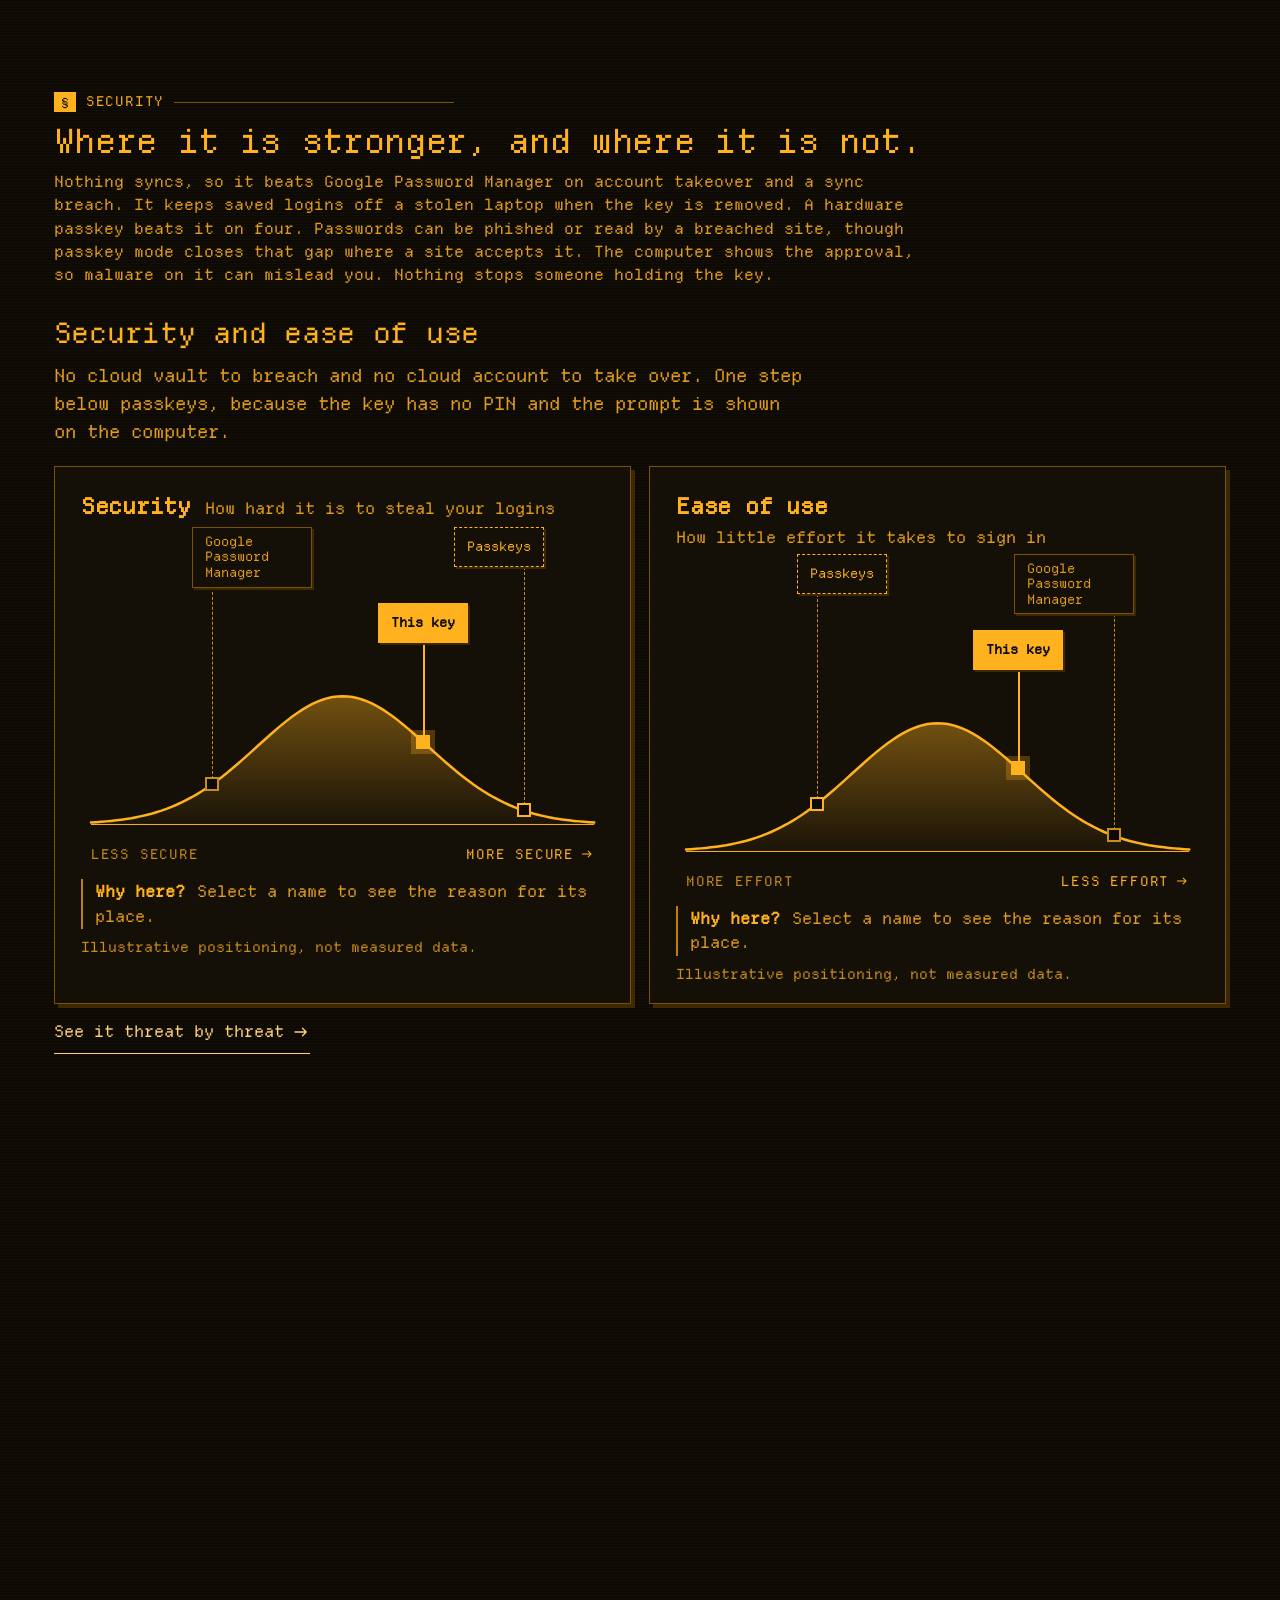
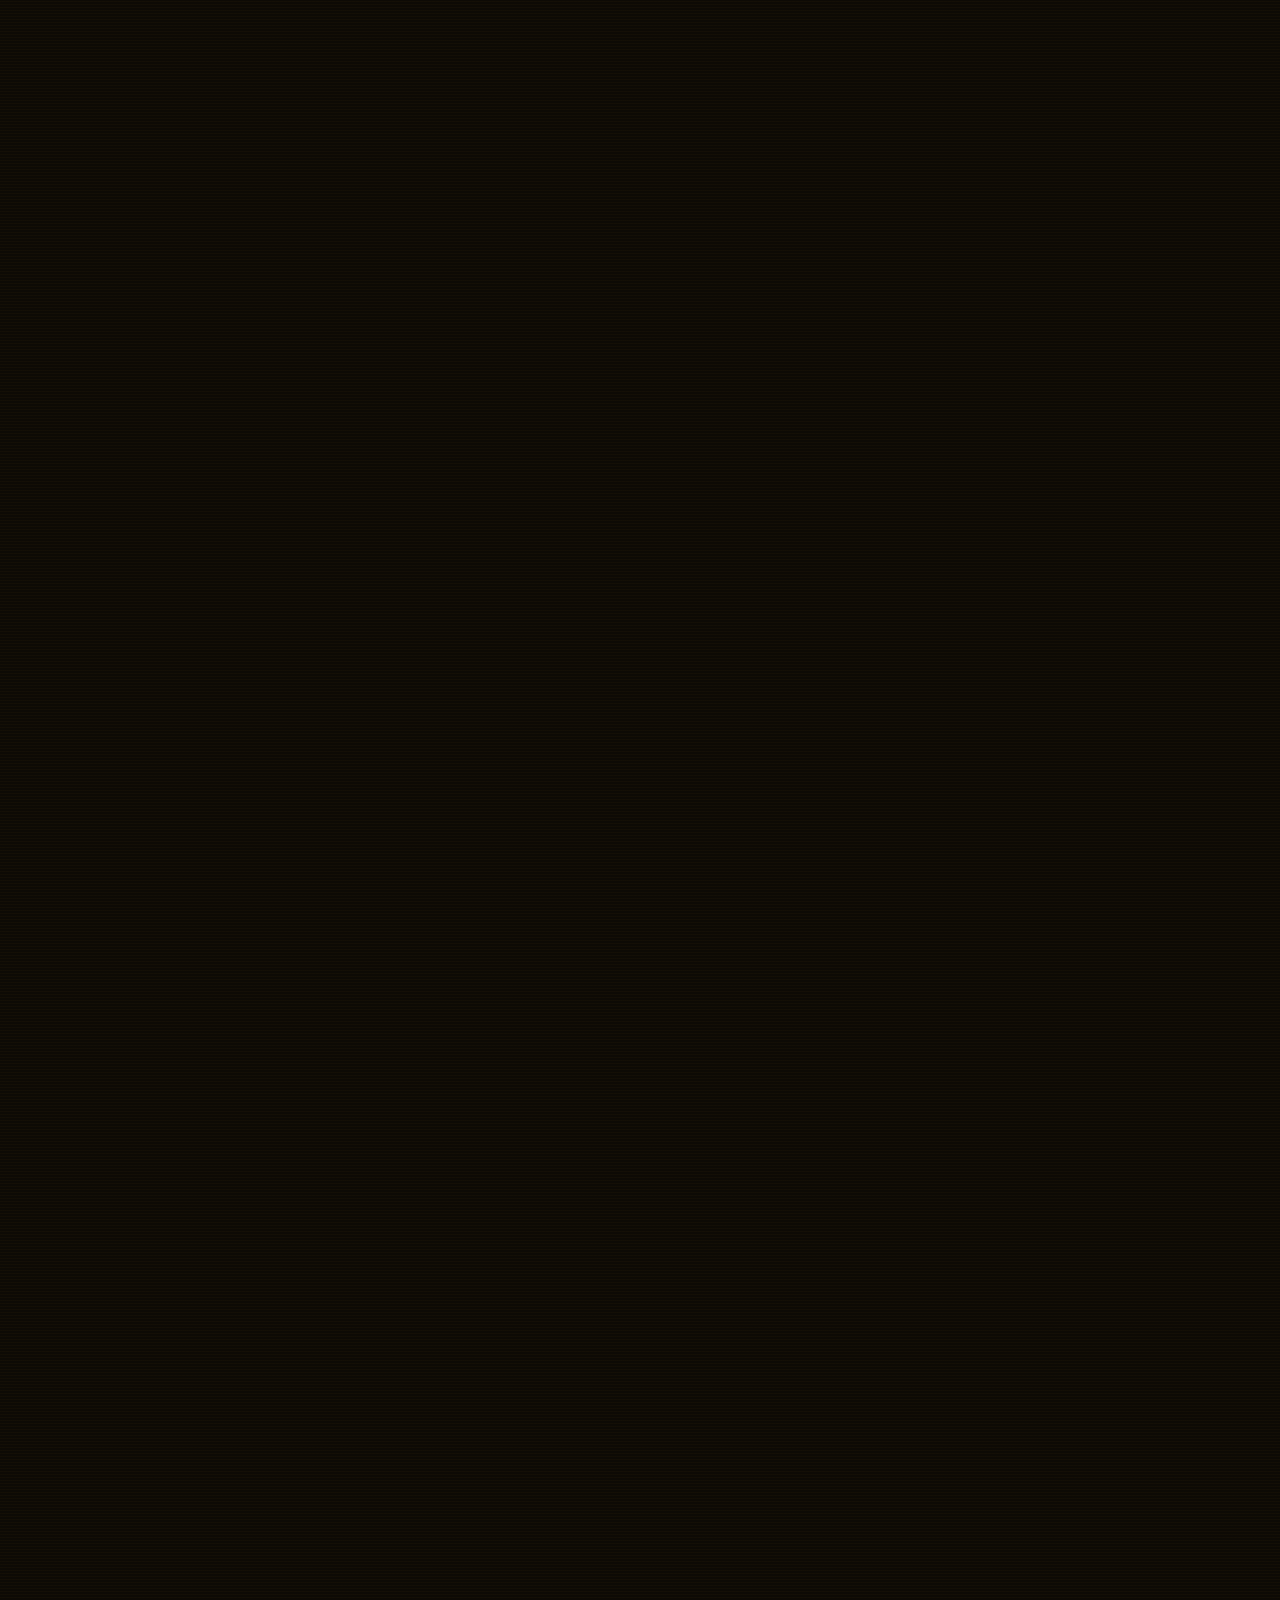
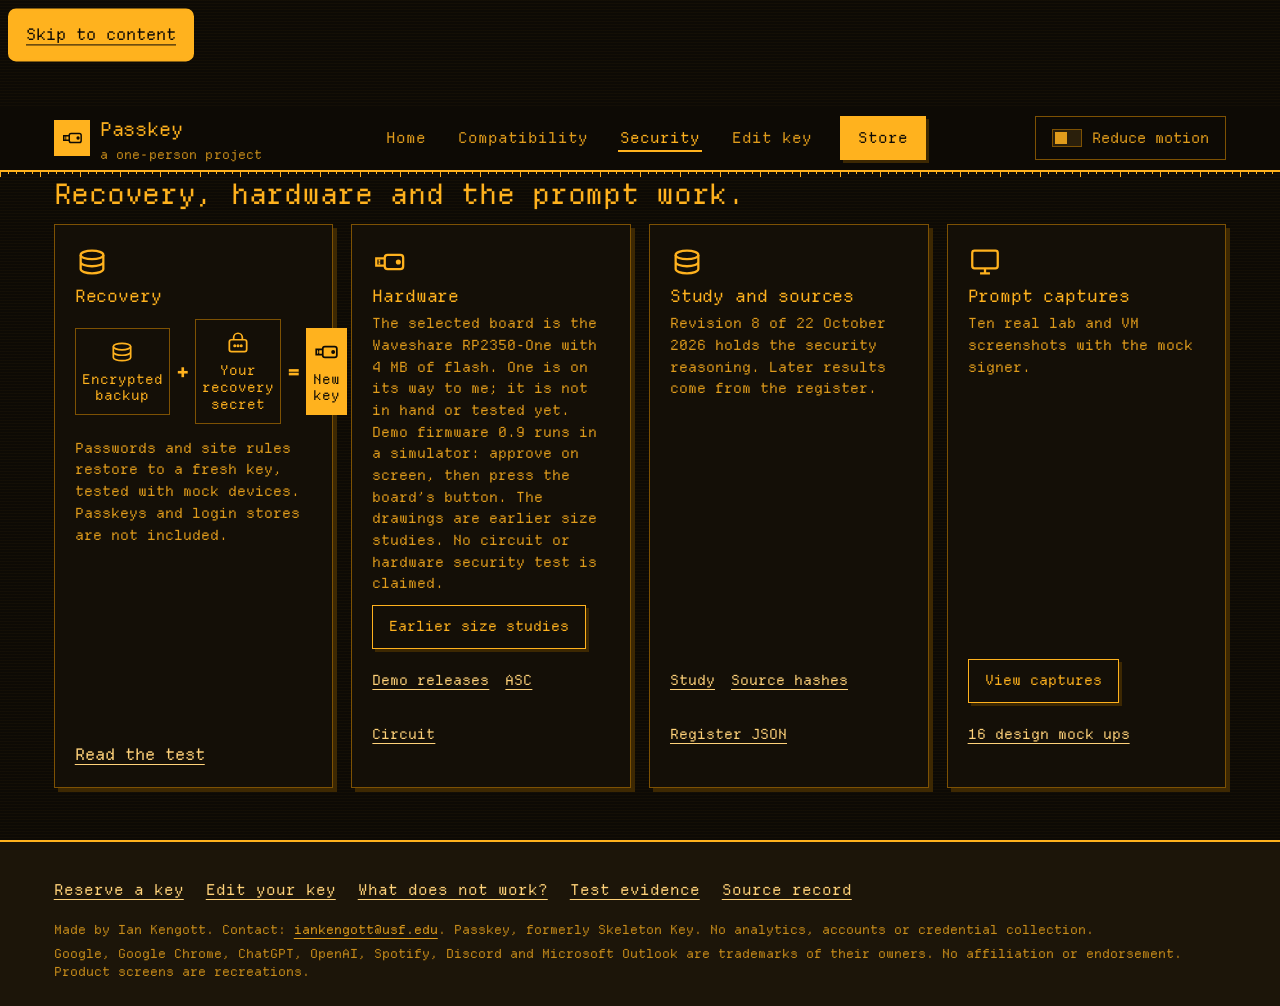
<file: prompts.html>
<!doctype html>
<html lang="en"><head><meta charset="utf-8"><meta name="viewport" content="width=device-width,initial-scale=1"><meta name="color-scheme" content="dark"><meta http-equiv="Content-Security-Policy" content="default-src 'none'; img-src 'self' data:; media-src 'none'; font-src 'self'; style-src 'self'; script-src 'self' 'sha256-HjDVeatQqzeTIyRO6r7xPxtxih8Wdf2N7pAvuCn+iWc='; connect-src 'none'; base-uri 'none'; form-action 'none'"><title>Page moved | Passkey</title><meta name="description" content="This page has moved."><noscript><meta http-equiv="refresh" content="0; url=security.html#prompts"></noscript><meta name="robots" content="noindex,follow"><meta property="og:type" content="website"><meta property="og:site_name" content="Passkey"><meta property="og:title" content="Page moved | Passkey"><meta property="og:description" content="This page has moved."><meta property="og:image" content="https://iankengott.github.io/passkey-site/assets/passkey-render.jpg"><meta property="og:image:width" content="1600"><meta property="og:image:height" content="1000"><meta property="og:image:alt" content="Concept render of a small USB key with gold contacts and a status light"><meta name="twitter:card" content="summary_large_image"><meta name="twitter:title" content="Page moved | Passkey"><meta name="twitter:description" content="This page has moved."><meta name="twitter:image" content="https://iankengott.github.io/passkey-site/assets/passkey-render.jpg"><meta name="twitter:image:alt" content="Concept render of a small USB key with gold contacts and a status light"><script type="application/ld+json">{"@context":"https://schema.org","@type":"WebPage","name":"Page moved | Passkey","url":"https://iankengott.github.io/passkey-site/security.html","description":"This page has moved."}</script><link rel="icon" type="image/svg+xml" href="assets/favicon.svg?v=1"><link rel="icon" type="image/png" sizes="32x32" href="assets/favicon-32.png?v=1"><link rel="shortcut icon" href="favicon.ico?v=1"><link rel="apple-touch-icon" sizes="180x180" href="assets/apple-touch-icon.png"><meta name="theme-color" content="#0d0a05"><link rel="stylesheet" href="assets/site.css"><link rel="stylesheet" href="assets/data.css"><script src="assets/site.js" defer></script></head><body data-redirect="security.html#prompts">
<svg class="sprite" aria-hidden="true" focusable="false"><defs>
<symbol id="i-win" viewBox="0 0 24 24"><path fill="currentColor" d="M3 5.2 10.6 4v7.4H3zm8.6-1.3L21 2.5v8.9h-9.4zM3 12.6h7.6V20L3 18.8zm8.6 0H21v8.9l-9.4-1.4z"/></symbol>
<symbol id="i-linux" viewBox="0 0 24 24"><g fill="none" stroke="currentColor" stroke-width="1.6" stroke-linejoin="round"><path d="M12 2.8c-2.3 0-3.6 1.9-3.6 4.3 0 1.6-.6 2.7-1.7 4.2-1.3 1.8-2.3 3.9-2.1 6.1.1 1.2.8 2.4 2.4 3 1.6.6 3 .9 5 .9s3.4-.3 5-.9c1.6-.6 2.3-1.8 2.4-3 .2-2.2-.8-4.3-2.1-6.1-1.1-1.5-1.7-2.6-1.7-4.2 0-2.4-1.3-4.3-3.6-4.3z"/><path d="M9.5 12.5c0 3 1 6 2.5 6s2.5-3 2.5-6"/></g><circle cx="10.5" cy="7" r=".9" fill="currentColor"/><circle cx="13.5" cy="7" r=".9" fill="currentColor"/><path fill="currentColor" d="M10.6 9h2.8L12 10.6z"/></symbol>
<symbol id="i-chrome" viewBox="0 0 24 24"><g fill="none" stroke="currentColor" stroke-width="1.6"><circle cx="12" cy="12" r="9"/><circle cx="12" cy="12" r="3.4"/><path d="M12 8.6h8.4M9.1 13.7 4.9 6.4M14.9 13.7l-4.2 7.2"/></g></symbol>
<symbol id="i-firefox" viewBox="0 0 24 24"><g fill="none" stroke="currentColor" stroke-width="1.6" stroke-linecap="round"><circle cx="12" cy="12" r="9"/><path d="M6.2 7.3c1.6-.3 2.9.2 3.6 1.2 1.6-1.7 4.6-1.4 6 .6 1.2 1.7 1 4.4-.8 5.8-2 1.6-5.2 1-6.3-1.3"/><path d="M9.8 8.5c-.6 1.1-.6 2.4.1 3.4"/></g></symbol>
<symbol id="i-apple" viewBox="0 0 24 24"><path fill="currentColor" d="M16.4 12.6c0-2.3 1.9-3.4 2-3.5-1.1-1.6-2.8-1.8-3.4-1.8-1.4-.1-2.8.9-3.5.9s-1.8-.8-3-.8C6.9 7.4 5 8.8 5 11.9c0 3.4 2.3 7.6 4 7.6.9 0 1.4-.6 2.6-.6s1.5.6 2.6.6c1.9 0 3.3-3.7 3.5-4.3-.1 0-1.9-.7-2.1-2.6zM14.3 5.8c.7-.9 1.2-2 1-3.2-1 .1-2.2.7-2.9 1.6-.6.7-1.2 1.9-1 3 1.1.1 2.2-.5 2.9-1.4z"/></symbol>
<symbol id="i-phone" viewBox="0 0 24 24"><g fill="none" stroke="currentColor" stroke-width="1.6"><rect x="6.5" y="2.5" width="11" height="19" rx="2.4"/><path d="M10.5 18.5h3"/></g></symbol>
<symbol id="i-disk" viewBox="0 0 24 24"><g fill="none" stroke="currentColor" stroke-width="1.6"><rect x="3.5" y="5" width="17" height="14" rx="2"/><circle cx="12" cy="12" r="3.2"/><path d="M12 8.8V5"/></g></symbol>
<symbol id="i-pin" viewBox="0 0 24 24"><g fill="none" stroke="currentColor" stroke-width="1.6"><rect x="4" y="9" width="16" height="11" rx="2"/><path d="M8 9V7a4 4 0 0 1 8 0v2"/><circle cx="9" cy="14.5" r=".6" fill="currentColor"/><circle cx="12" cy="14.5" r=".6" fill="currentColor"/><circle cx="15" cy="14.5" r=".6" fill="currentColor"/></g></symbol>
<symbol id="i-frame" viewBox="0 0 24 24"><g fill="none" stroke="currentColor" stroke-width="1.6"><rect x="3" y="4" width="18" height="16" rx="2"/><rect x="8" y="9" width="10" height="7" rx="1" stroke-dasharray="2 1.6"/></g></symbol>
<symbol id="i-key" viewBox="0 0 24 24"><g fill="none" stroke="currentColor" stroke-width="1.6"><rect x="9" y="7" width="13" height="10" rx="2"/><path d="M9 9.5H3v5h6"/><path d="M4.6 11h1.2M4.6 13h1.2"/><circle cx="18.6" cy="12" r="1" fill="currentColor"/></g></symbol>
<symbol id="i-hwkey" viewBox="0 0 24 24"><g fill="none" stroke="currentColor" stroke-width="1.6"><rect x="8.5" y="6" width="13.5" height="12" rx="3"/><path d="M8.5 9.5H3v5h5.5"/><circle cx="15.2" cy="12" r="3"/></g></symbol>
<symbol id="i-cloud" viewBox="0 0 24 24"><path fill="none" stroke="currentColor" stroke-width="1.6" stroke-linejoin="round" d="M7 18.5h10.2a4 4 0 0 0 .6-8 5.6 5.6 0 0 0-10.8-1A4.6 4.6 0 0 0 7 18.5z"/></symbol>
<symbol id="i-screen" viewBox="0 0 24 24"><g fill="none" stroke="currentColor" stroke-width="1.6"><rect x="3" y="4" width="18" height="12.5" rx="1.6"/><path d="M8.5 20h7M12 16.5V20"/></g></symbol>
<symbol id="i-globe" viewBox="0 0 24 24"><g fill="none" stroke="currentColor" stroke-width="1.6"><circle cx="12" cy="12" r="9"/><path d="M3 12h18M12 3c2.6 2.6 3.6 5.8 3.6 9s-1 6.4-3.6 9c-2.6-2.6-3.6-5.8-3.6-9s1-6.4 3.6-9z"/></g></symbol>
<symbol id="i-shield" viewBox="0 0 24 24"><path fill="none" stroke="currentColor" stroke-width="1.6" stroke-linejoin="round" d="M12 3 4.5 6v5.5c0 4.6 3.1 8 7.5 9.5 4.4-1.5 7.5-4.9 7.5-9.5V6z"/></symbol>
<symbol id="i-arrow" viewBox="0 0 24 24"><path fill="none" stroke="currentColor" stroke-width="1.8" stroke-linecap="round" stroke-linejoin="round" d="M4 12h15m-5-5 5 5-5 5"/></symbol>
<symbol id="i-back" viewBox="0 0 24 24"><path fill="none" stroke="currentColor" stroke-width="1.8" stroke-linecap="round" stroke-linejoin="round" d="M20 12H5m5-5-5 5 5 5"/></symbol>
<symbol id="i-turn" viewBox="0 0 24 24"><path fill="none" stroke="currentColor" stroke-width="1.6" stroke-linecap="round" d="M4.5 9.5C6 6 9 4.5 12 4.5c4.1 0 7.5 3.4 7.5 7.5M19.5 14.5C18 18 15 19.5 12 19.5c-4.1 0-7.5-3.4-7.5-7.5M4 5v4.6h4.6M20 19v-4.6h-4.6"/></symbol>
<symbol id="i-backup" viewBox="0 0 24 24"><g fill="none" stroke="currentColor" stroke-width="1.6" stroke-linejoin="round"><path d="M4 7c0-1.7 3.6-3 8-3s8 1.3 8 3-3.6 3-8 3-8-1.3-8-3z"/><path d="M4 7v10c0 1.7 3.6 3 8 3s8-1.3 8-3V7M4 12c0 1.7 3.6 3 8 3s8-1.3 8-3"/></g></symbol>
<symbol id="i-sign" viewBox="0 0 24 24"><g fill="none" stroke="currentColor" stroke-width="1.6" stroke-linecap="round" stroke-linejoin="round"><path d="M4 17c2.5 0 3-6 5-6s1.2 5 3 5 2-3 3.4-3 1.2 2 2.6 2"/><path d="M4 20.5h16"/></g></symbol>
<symbol id="i-play" viewBox="0 0 24 24"><path fill="currentColor" d="M8 5.2v13.6a.8.8 0 0 0 1.2.7l10.6-6.8a.8.8 0 0 0 0-1.4L9.2 4.5A.8.8 0 0 0 8 5.2z"/></symbol>
<symbol id="i-pause" viewBox="0 0 24 24"><g fill="currentColor"><rect x="6.5" y="5" width="4" height="14" rx="1"/><rect x="13.5" y="5" width="4" height="14" rx="1"/></g></symbol>
<symbol id="i-sound" viewBox="0 0 24 24"><g fill="none" stroke="currentColor" stroke-width="1.7" stroke-linecap="round" stroke-linejoin="round"><path d="M4 9.5h3.5L12 5.5v13l-4.5-4H4z"/><path d="M15.5 9a4.2 4.2 0 0 1 0 6M18 6.5a7.8 7.8 0 0 1 0 11"/></g></symbol>
<symbol id="i-mute" viewBox="0 0 24 24"><g fill="none" stroke="currentColor" stroke-width="1.7" stroke-linecap="round" stroke-linejoin="round"><path d="M4 9.5h3.5L12 5.5v13l-4.5-4H4z"/><path d="m16 9.5 5 5M21 9.5l-5 5"/></g></symbol>
<symbol id="i-replay" viewBox="0 0 24 24"><g fill="none" stroke="currentColor" stroke-width="1.7" stroke-linecap="round" stroke-linejoin="round"><path d="M4.5 12a7.5 7.5 0 1 0 2.2-5.3"/><path d="M4.5 4.5v4h4"/></g></symbol>
<symbol id="i-skip" viewBox="0 0 24 24"><g fill="currentColor"><path d="M5 6.2v11.6a.7.7 0 0 0 1.1.6l8.4-5.8a.7.7 0 0 0 0-1.2L6.1 5.6A.7.7 0 0 0 5 6.2z"/><rect x="16.5" y="5.5" width="2.6" height="13" rx=".8"/></g></symbol>
<symbol id="i-mail" viewBox="0 0 24 24"><g fill="none" stroke="currentColor" stroke-width="1.7" stroke-linejoin="round"><rect x="3" y="5.5" width="18" height="13" rx="2"/><path d="m3.8 7 8.2 6.2L20.2 7"/></g></symbol>
<symbol id="i-dots" viewBox="0 0 24 24"><g fill="currentColor"><circle cx="5" cy="12" r="1.9"/><circle cx="12" cy="12" r="1.9"/><circle cx="19" cy="12" r="1.9"/></g></symbol>
</defs></svg><a class="skip" href="#main">Skip to content</a>
<header class="top"><div class="top-in"><a class="brand" href="index.html"><span class="brand-mark" aria-hidden="true"><svg class="ico" aria-hidden="true" focusable="false"><use href="#i-key"/></svg></span><span class="brand-word">Passkey<small>a one-person project</small></span></a><nav aria-label="Main"><a href="index.html">Home</a><a href="compatibility.html">Compatibility</a><a href="security.html">Security</a><a href="editor/index.html">Edit key</a><a class="nav-buy" href="store.html">Store</a></nav><div class="motion js-only"><button id="motion" type="button" aria-pressed="false" aria-describedby="motion-note"><span class="switch" aria-hidden="true"></span><span>Reduce motion</span></button><span id="motion-note" class="motion-note" hidden>Already reduced by your system setting.</span></div></div></header>
<main id="main"><div class="page-head"><p class="eyebrow">Moved</p><h1>This page has moved.</h1><p class="lead"><a href="security.html#prompts">Continue to the current page</a>.</p></div></main>
<footer><div class="foot-in"><nav aria-label="Footer"><a href="store.html">Reserve a key</a><a href="editor/index.html">Edit your key</a><a href="compatibility.html#works">What does not work?</a><a href="security.html#evidence">Test evidence</a><a href="assets/sources.json">Source record</a></nav><p class="foot-made">Made by Ian Kengott. Contact: <a href="mailto:iankengott@usf.edu">iankengott@usf.edu</a>. <span class="fine">Passkey, formerly Skeleton Key. No analytics, accounts or credential collection.</span></p><p class="foot-legal">Google, Google Chrome, ChatGPT, OpenAI, Spotify, Discord and Microsoft Outlook are trademarks of their owners. No affiliation or endorsement. Product screens are recreations.</p></div></footer></body></html>
</file>
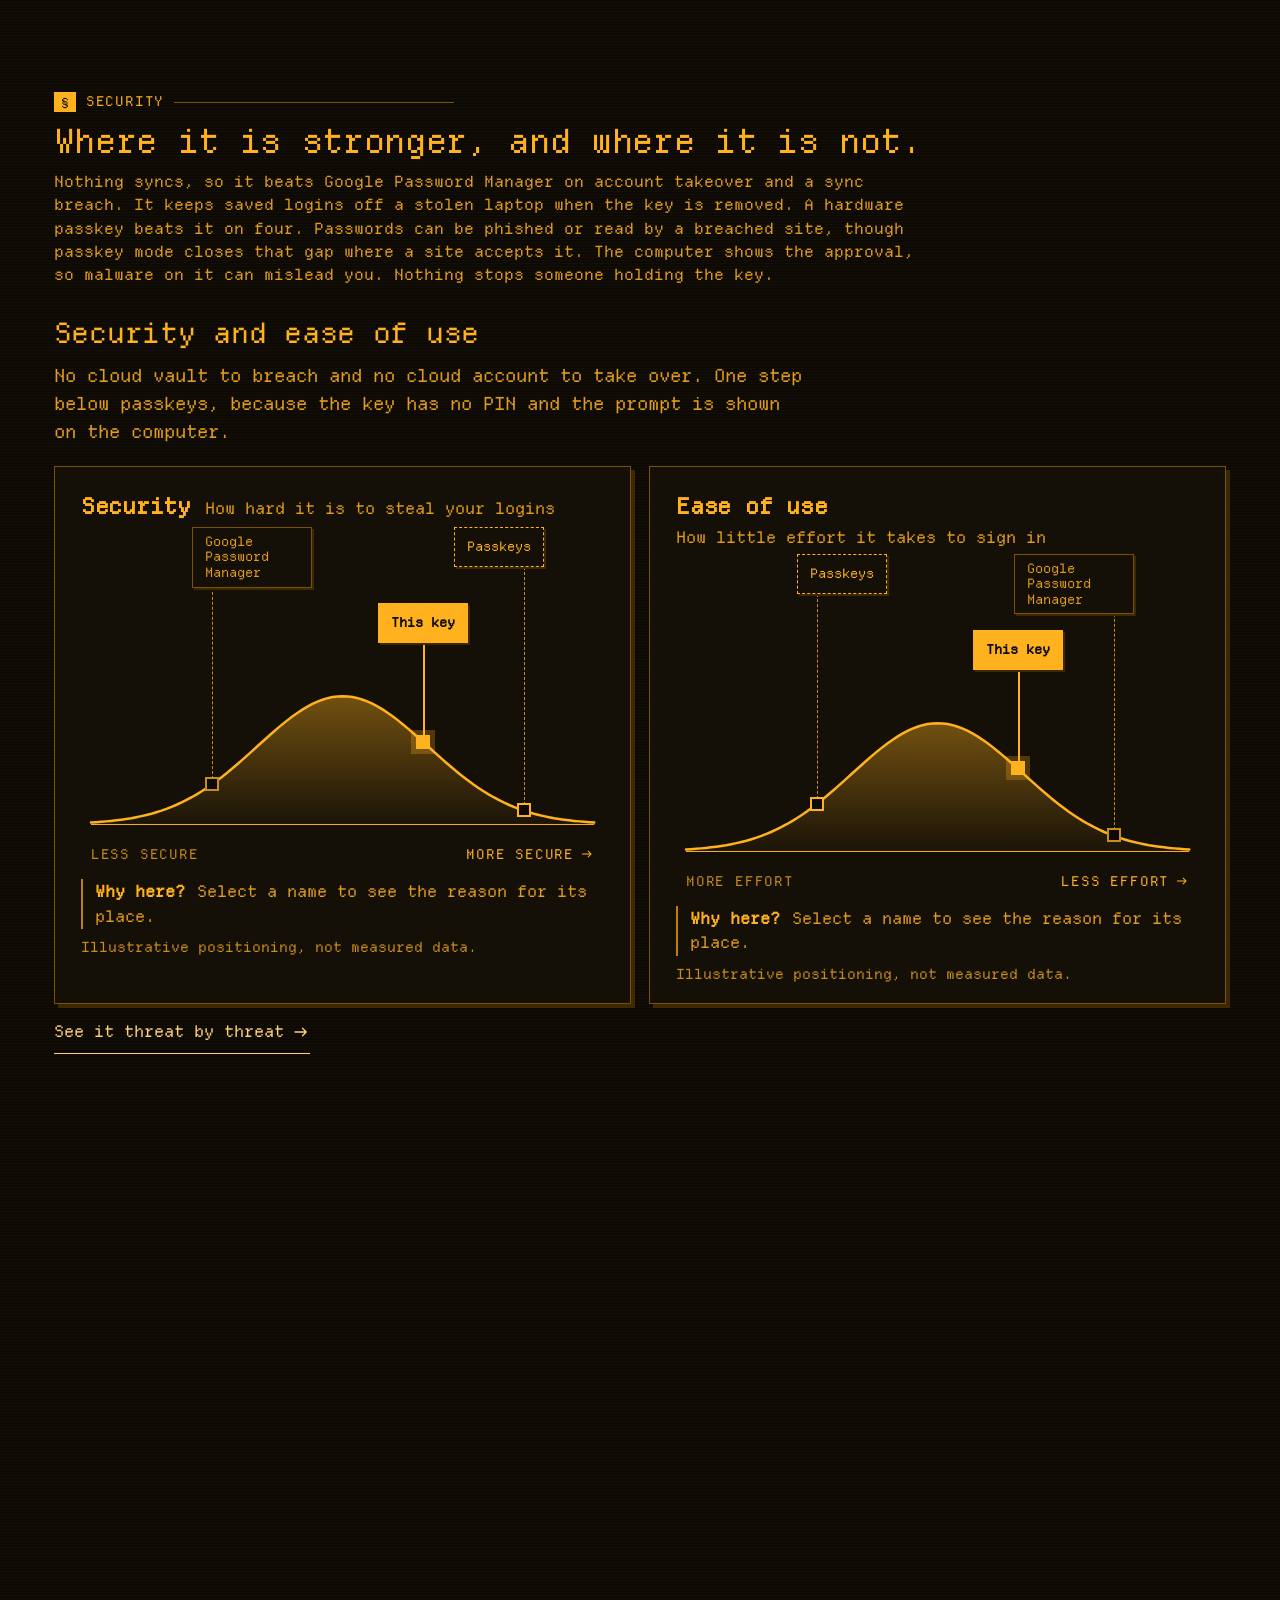
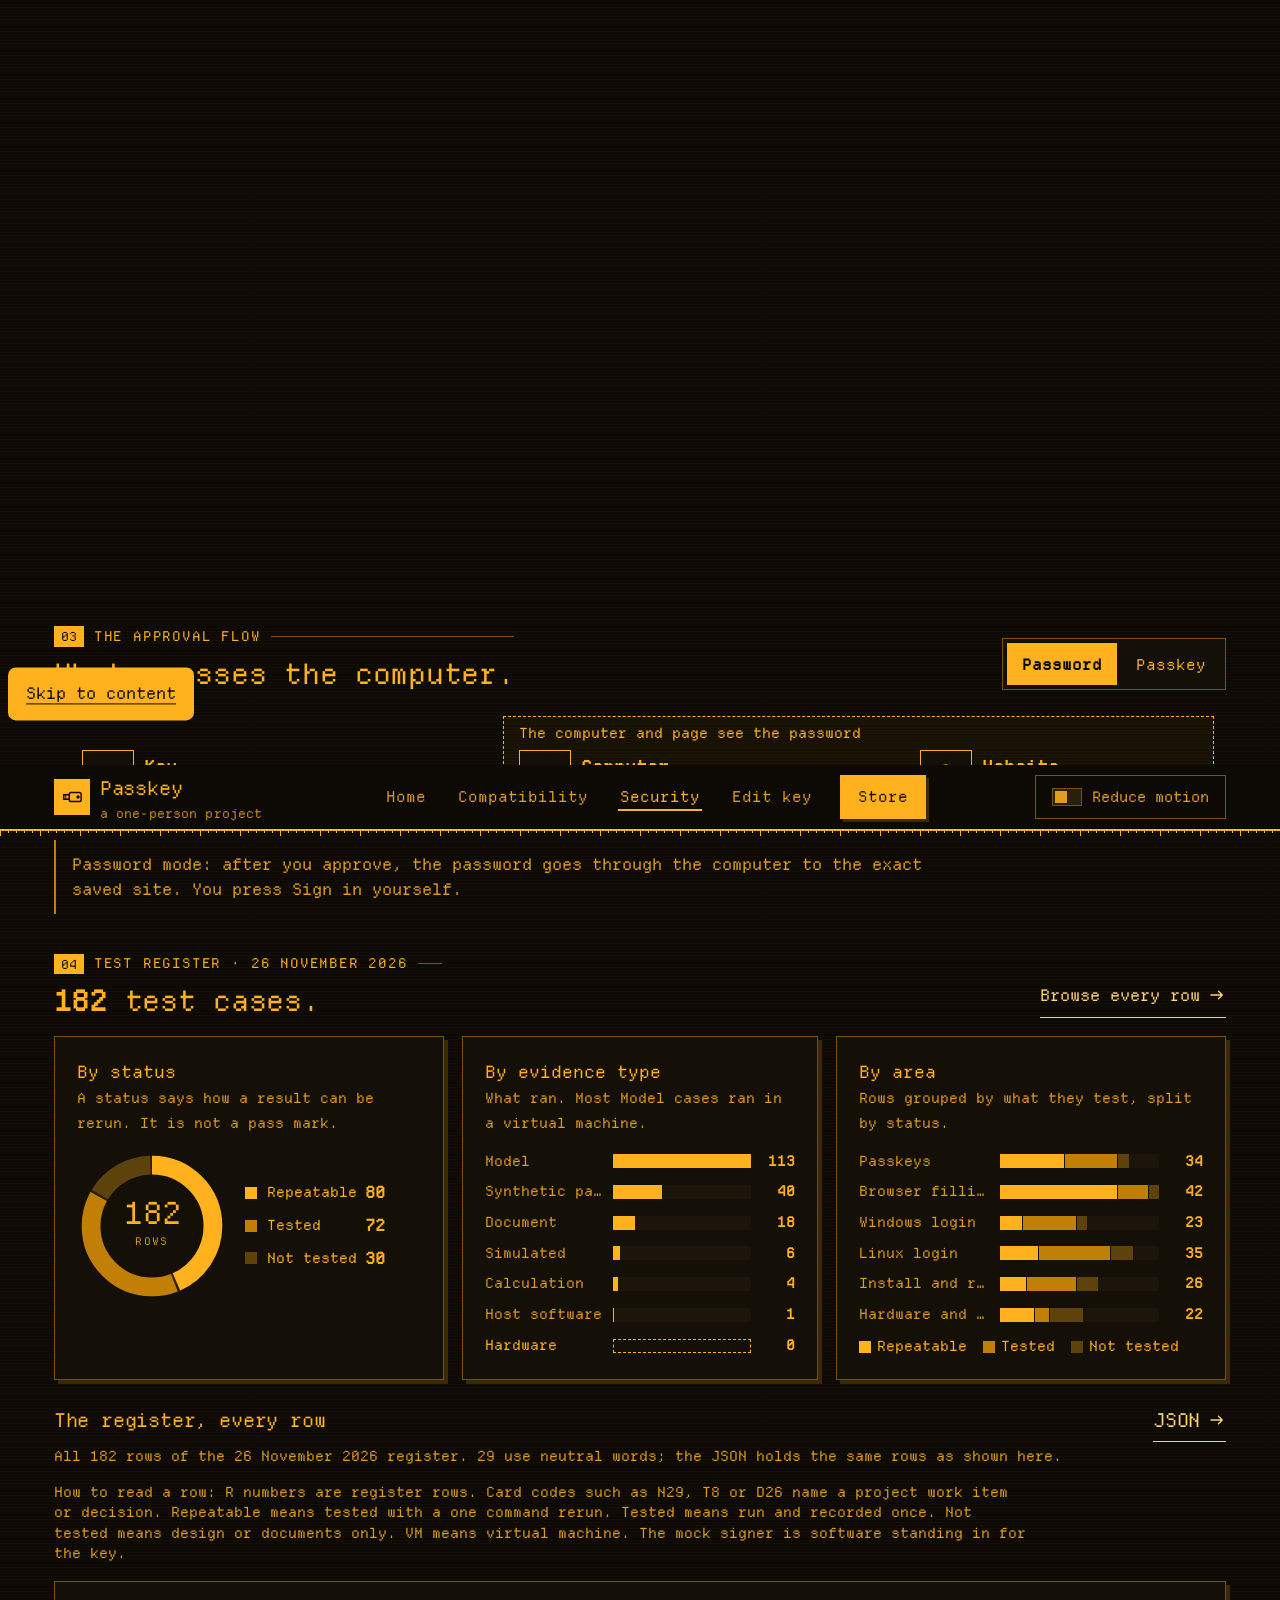
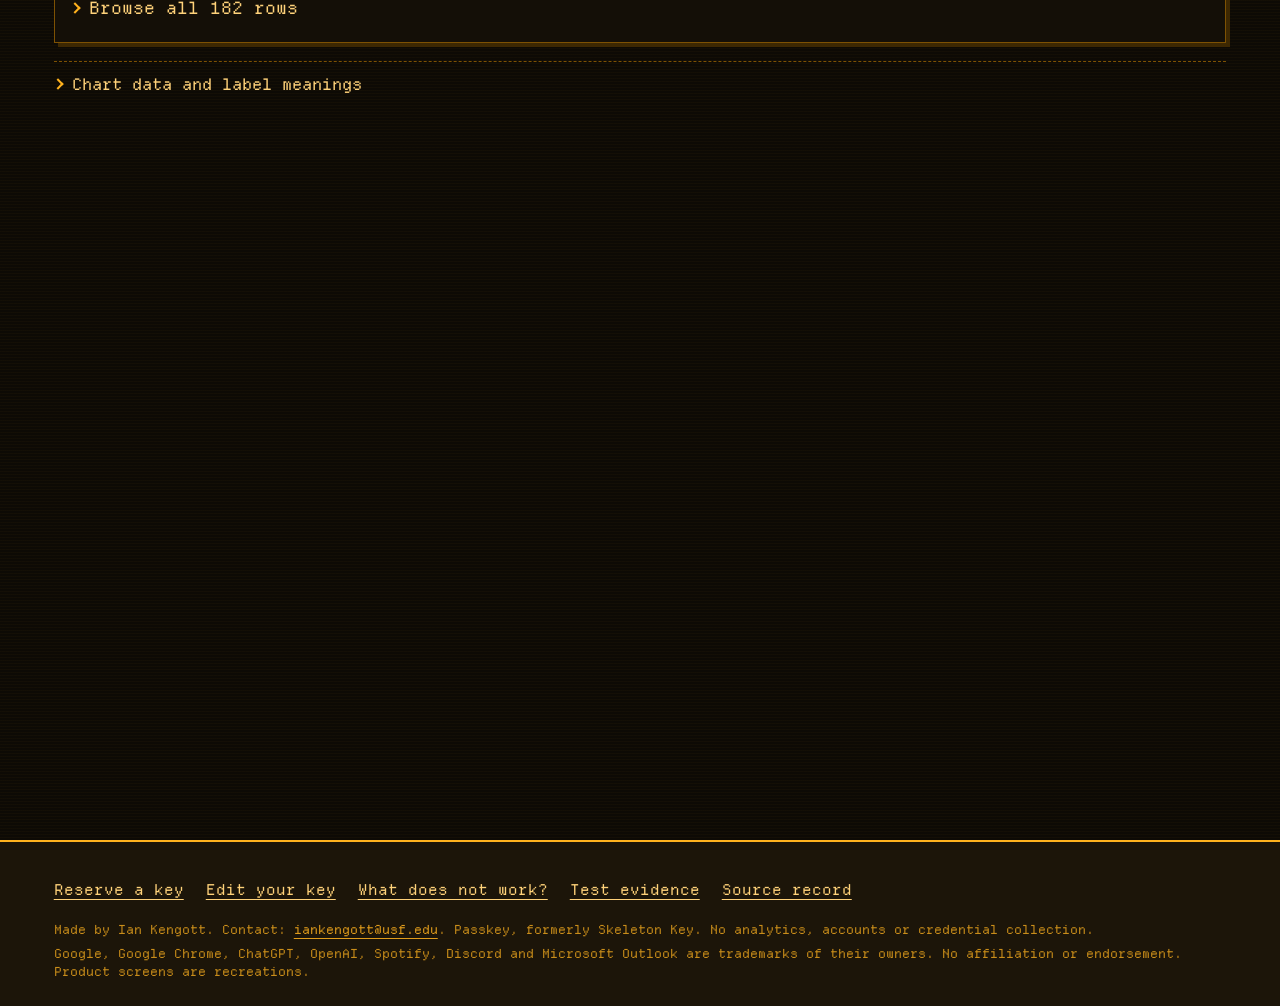
<file: results.html>
<!doctype html>
<html lang="en"><head><meta charset="utf-8"><meta name="viewport" content="width=device-width,initial-scale=1"><meta name="color-scheme" content="dark"><meta http-equiv="Content-Security-Policy" content="default-src 'none'; img-src 'self' data:; media-src 'none'; font-src 'self'; style-src 'self'; script-src 'self' 'sha256-HjDVeatQqzeTIyRO6r7xPxtxih8Wdf2N7pAvuCn+iWc='; connect-src 'none'; base-uri 'none'; form-action 'none'"><title>Page moved | Passkey</title><meta name="description" content="This page has moved."><noscript><meta http-equiv="refresh" content="0; url=security.html#evidence"></noscript><meta name="robots" content="noindex,follow"><meta property="og:type" content="website"><meta property="og:site_name" content="Passkey"><meta property="og:title" content="Page moved | Passkey"><meta property="og:description" content="This page has moved."><meta property="og:image" content="https://iankengott.github.io/passkey-site/assets/passkey-render.jpg"><meta property="og:image:width" content="1600"><meta property="og:image:height" content="1000"><meta property="og:image:alt" content="Concept render of a small USB key with gold contacts and a status light"><meta name="twitter:card" content="summary_large_image"><meta name="twitter:title" content="Page moved | Passkey"><meta name="twitter:description" content="This page has moved."><meta name="twitter:image" content="https://iankengott.github.io/passkey-site/assets/passkey-render.jpg"><meta name="twitter:image:alt" content="Concept render of a small USB key with gold contacts and a status light"><script type="application/ld+json">{"@context":"https://schema.org","@type":"WebPage","name":"Page moved | Passkey","url":"https://iankengott.github.io/passkey-site/security.html","description":"This page has moved."}</script><link rel="icon" type="image/svg+xml" href="assets/favicon.svg?v=1"><link rel="icon" type="image/png" sizes="32x32" href="assets/favicon-32.png?v=1"><link rel="shortcut icon" href="favicon.ico?v=1"><link rel="apple-touch-icon" sizes="180x180" href="assets/apple-touch-icon.png"><meta name="theme-color" content="#0d0a05"><link rel="stylesheet" href="assets/site.css"><link rel="stylesheet" href="assets/data.css"><script src="assets/site.js" defer></script></head><body data-redirect="security.html#evidence">
<svg class="sprite" aria-hidden="true" focusable="false"><defs>
<symbol id="i-win" viewBox="0 0 24 24"><path fill="currentColor" d="M3 5.2 10.6 4v7.4H3zm8.6-1.3L21 2.5v8.9h-9.4zM3 12.6h7.6V20L3 18.8zm8.6 0H21v8.9l-9.4-1.4z"/></symbol>
<symbol id="i-linux" viewBox="0 0 24 24"><g fill="none" stroke="currentColor" stroke-width="1.6" stroke-linejoin="round"><path d="M12 2.8c-2.3 0-3.6 1.9-3.6 4.3 0 1.6-.6 2.7-1.7 4.2-1.3 1.8-2.3 3.9-2.1 6.1.1 1.2.8 2.4 2.4 3 1.6.6 3 .9 5 .9s3.4-.3 5-.9c1.6-.6 2.3-1.8 2.4-3 .2-2.2-.8-4.3-2.1-6.1-1.1-1.5-1.7-2.6-1.7-4.2 0-2.4-1.3-4.3-3.6-4.3z"/><path d="M9.5 12.5c0 3 1 6 2.5 6s2.5-3 2.5-6"/></g><circle cx="10.5" cy="7" r=".9" fill="currentColor"/><circle cx="13.5" cy="7" r=".9" fill="currentColor"/><path fill="currentColor" d="M10.6 9h2.8L12 10.6z"/></symbol>
<symbol id="i-chrome" viewBox="0 0 24 24"><g fill="none" stroke="currentColor" stroke-width="1.6"><circle cx="12" cy="12" r="9"/><circle cx="12" cy="12" r="3.4"/><path d="M12 8.6h8.4M9.1 13.7 4.9 6.4M14.9 13.7l-4.2 7.2"/></g></symbol>
<symbol id="i-firefox" viewBox="0 0 24 24"><g fill="none" stroke="currentColor" stroke-width="1.6" stroke-linecap="round"><circle cx="12" cy="12" r="9"/><path d="M6.2 7.3c1.6-.3 2.9.2 3.6 1.2 1.6-1.7 4.6-1.4 6 .6 1.2 1.7 1 4.4-.8 5.8-2 1.6-5.2 1-6.3-1.3"/><path d="M9.8 8.5c-.6 1.1-.6 2.4.1 3.4"/></g></symbol>
<symbol id="i-apple" viewBox="0 0 24 24"><path fill="currentColor" d="M16.4 12.6c0-2.3 1.9-3.4 2-3.5-1.1-1.6-2.8-1.8-3.4-1.8-1.4-.1-2.8.9-3.5.9s-1.8-.8-3-.8C6.9 7.4 5 8.8 5 11.9c0 3.4 2.3 7.6 4 7.6.9 0 1.4-.6 2.6-.6s1.5.6 2.6.6c1.9 0 3.3-3.7 3.5-4.3-.1 0-1.9-.7-2.1-2.6zM14.3 5.8c.7-.9 1.2-2 1-3.2-1 .1-2.2.7-2.9 1.6-.6.7-1.2 1.9-1 3 1.1.1 2.2-.5 2.9-1.4z"/></symbol>
<symbol id="i-phone" viewBox="0 0 24 24"><g fill="none" stroke="currentColor" stroke-width="1.6"><rect x="6.5" y="2.5" width="11" height="19" rx="2.4"/><path d="M10.5 18.5h3"/></g></symbol>
<symbol id="i-disk" viewBox="0 0 24 24"><g fill="none" stroke="currentColor" stroke-width="1.6"><rect x="3.5" y="5" width="17" height="14" rx="2"/><circle cx="12" cy="12" r="3.2"/><path d="M12 8.8V5"/></g></symbol>
<symbol id="i-pin" viewBox="0 0 24 24"><g fill="none" stroke="currentColor" stroke-width="1.6"><rect x="4" y="9" width="16" height="11" rx="2"/><path d="M8 9V7a4 4 0 0 1 8 0v2"/><circle cx="9" cy="14.5" r=".6" fill="currentColor"/><circle cx="12" cy="14.5" r=".6" fill="currentColor"/><circle cx="15" cy="14.5" r=".6" fill="currentColor"/></g></symbol>
<symbol id="i-frame" viewBox="0 0 24 24"><g fill="none" stroke="currentColor" stroke-width="1.6"><rect x="3" y="4" width="18" height="16" rx="2"/><rect x="8" y="9" width="10" height="7" rx="1" stroke-dasharray="2 1.6"/></g></symbol>
<symbol id="i-key" viewBox="0 0 24 24"><g fill="none" stroke="currentColor" stroke-width="1.6"><rect x="9" y="7" width="13" height="10" rx="2"/><path d="M9 9.5H3v5h6"/><path d="M4.6 11h1.2M4.6 13h1.2"/><circle cx="18.6" cy="12" r="1" fill="currentColor"/></g></symbol>
<symbol id="i-hwkey" viewBox="0 0 24 24"><g fill="none" stroke="currentColor" stroke-width="1.6"><rect x="8.5" y="6" width="13.5" height="12" rx="3"/><path d="M8.5 9.5H3v5h5.5"/><circle cx="15.2" cy="12" r="3"/></g></symbol>
<symbol id="i-cloud" viewBox="0 0 24 24"><path fill="none" stroke="currentColor" stroke-width="1.6" stroke-linejoin="round" d="M7 18.5h10.2a4 4 0 0 0 .6-8 5.6 5.6 0 0 0-10.8-1A4.6 4.6 0 0 0 7 18.5z"/></symbol>
<symbol id="i-screen" viewBox="0 0 24 24"><g fill="none" stroke="currentColor" stroke-width="1.6"><rect x="3" y="4" width="18" height="12.5" rx="1.6"/><path d="M8.5 20h7M12 16.5V20"/></g></symbol>
<symbol id="i-globe" viewBox="0 0 24 24"><g fill="none" stroke="currentColor" stroke-width="1.6"><circle cx="12" cy="12" r="9"/><path d="M3 12h18M12 3c2.6 2.6 3.6 5.8 3.6 9s-1 6.4-3.6 9c-2.6-2.6-3.6-5.8-3.6-9s1-6.4 3.6-9z"/></g></symbol>
<symbol id="i-shield" viewBox="0 0 24 24"><path fill="none" stroke="currentColor" stroke-width="1.6" stroke-linejoin="round" d="M12 3 4.5 6v5.5c0 4.6 3.1 8 7.5 9.5 4.4-1.5 7.5-4.9 7.5-9.5V6z"/></symbol>
<symbol id="i-arrow" viewBox="0 0 24 24"><path fill="none" stroke="currentColor" stroke-width="1.8" stroke-linecap="round" stroke-linejoin="round" d="M4 12h15m-5-5 5 5-5 5"/></symbol>
<symbol id="i-back" viewBox="0 0 24 24"><path fill="none" stroke="currentColor" stroke-width="1.8" stroke-linecap="round" stroke-linejoin="round" d="M20 12H5m5-5-5 5 5 5"/></symbol>
<symbol id="i-turn" viewBox="0 0 24 24"><path fill="none" stroke="currentColor" stroke-width="1.6" stroke-linecap="round" d="M4.5 9.5C6 6 9 4.5 12 4.5c4.1 0 7.5 3.4 7.5 7.5M19.5 14.5C18 18 15 19.5 12 19.5c-4.1 0-7.5-3.4-7.5-7.5M4 5v4.6h4.6M20 19v-4.6h-4.6"/></symbol>
<symbol id="i-backup" viewBox="0 0 24 24"><g fill="none" stroke="currentColor" stroke-width="1.6" stroke-linejoin="round"><path d="M4 7c0-1.7 3.6-3 8-3s8 1.3 8 3-3.6 3-8 3-8-1.3-8-3z"/><path d="M4 7v10c0 1.7 3.6 3 8 3s8-1.3 8-3V7M4 12c0 1.7 3.6 3 8 3s8-1.3 8-3"/></g></symbol>
<symbol id="i-sign" viewBox="0 0 24 24"><g fill="none" stroke="currentColor" stroke-width="1.6" stroke-linecap="round" stroke-linejoin="round"><path d="M4 17c2.5 0 3-6 5-6s1.2 5 3 5 2-3 3.4-3 1.2 2 2.6 2"/><path d="M4 20.5h16"/></g></symbol>
<symbol id="i-play" viewBox="0 0 24 24"><path fill="currentColor" d="M8 5.2v13.6a.8.8 0 0 0 1.2.7l10.6-6.8a.8.8 0 0 0 0-1.4L9.2 4.5A.8.8 0 0 0 8 5.2z"/></symbol>
<symbol id="i-pause" viewBox="0 0 24 24"><g fill="currentColor"><rect x="6.5" y="5" width="4" height="14" rx="1"/><rect x="13.5" y="5" width="4" height="14" rx="1"/></g></symbol>
<symbol id="i-sound" viewBox="0 0 24 24"><g fill="none" stroke="currentColor" stroke-width="1.7" stroke-linecap="round" stroke-linejoin="round"><path d="M4 9.5h3.5L12 5.5v13l-4.5-4H4z"/><path d="M15.5 9a4.2 4.2 0 0 1 0 6M18 6.5a7.8 7.8 0 0 1 0 11"/></g></symbol>
<symbol id="i-mute" viewBox="0 0 24 24"><g fill="none" stroke="currentColor" stroke-width="1.7" stroke-linecap="round" stroke-linejoin="round"><path d="M4 9.5h3.5L12 5.5v13l-4.5-4H4z"/><path d="m16 9.5 5 5M21 9.5l-5 5"/></g></symbol>
<symbol id="i-replay" viewBox="0 0 24 24"><g fill="none" stroke="currentColor" stroke-width="1.7" stroke-linecap="round" stroke-linejoin="round"><path d="M4.5 12a7.5 7.5 0 1 0 2.2-5.3"/><path d="M4.5 4.5v4h4"/></g></symbol>
<symbol id="i-skip" viewBox="0 0 24 24"><g fill="currentColor"><path d="M5 6.2v11.6a.7.7 0 0 0 1.1.6l8.4-5.8a.7.7 0 0 0 0-1.2L6.1 5.6A.7.7 0 0 0 5 6.2z"/><rect x="16.5" y="5.5" width="2.6" height="13" rx=".8"/></g></symbol>
<symbol id="i-mail" viewBox="0 0 24 24"><g fill="none" stroke="currentColor" stroke-width="1.7" stroke-linejoin="round"><rect x="3" y="5.5" width="18" height="13" rx="2"/><path d="m3.8 7 8.2 6.2L20.2 7"/></g></symbol>
<symbol id="i-dots" viewBox="0 0 24 24"><g fill="currentColor"><circle cx="5" cy="12" r="1.9"/><circle cx="12" cy="12" r="1.9"/><circle cx="19" cy="12" r="1.9"/></g></symbol>
</defs></svg><a class="skip" href="#main">Skip to content</a>
<header class="top"><div class="top-in"><a class="brand" href="index.html"><span class="brand-mark" aria-hidden="true"><svg class="ico" aria-hidden="true" focusable="false"><use href="#i-key"/></svg></span><span class="brand-word">Passkey<small>a one-person project</small></span></a><nav aria-label="Main"><a href="index.html">Home</a><a href="compatibility.html">Compatibility</a><a href="security.html">Security</a><a href="editor/index.html">Edit key</a><a class="nav-buy" href="store.html">Store</a></nav><div class="motion js-only"><button id="motion" type="button" aria-pressed="false" aria-describedby="motion-note"><span class="switch" aria-hidden="true"></span><span>Reduce motion</span></button><span id="motion-note" class="motion-note" hidden>Already reduced by your system setting.</span></div></div></header>
<main id="main"><div class="page-head"><p class="eyebrow">Moved</p><h1>This page has moved.</h1><p class="lead"><a href="security.html#evidence">Continue to the current page</a>.</p></div><ul class="moved-rows"><li id="R01"><a href="security.html#R01">R01 · Key with no user verification fails a service that requires verification</a></li><li id="R02"><a href="security.html#R02">R02 · A key without user verification succeeds when the service discourages or prefers verification, with presence reported and verification not reported, and the username supplied</a></li><li id="R03"><a href="security.html#R03">R03 · Discoverable credentials: creation and login without a username were refused with no verification in Chrome</a></li><li id="R04"><a href="security.html#R04">R04 · Without a presence signal, standard browser requests wait and time out</a></li><li id="R05"><a href="security.html#R05">R05 · Browser and service enforce the identifier and the origin after changes to the port or host</a></li><li id="R06"><a href="security.html#R06">R06 · hmac-secret secret requested through the browser PRF extension, without verification</a></li><li id="R07"><a href="security.html#R07">R07 · On screen approval pop up releases a signature</a></li><li id="R08"><a href="security.html#R08">R08 · Browser extension that takes over WebAuthn requests and asks a USB key to sign</a></li><li id="R09"><a href="security.html#R09">R09 · Chrome webAuthenticationProxy API for this purpose</a></li><li id="R10"><a href="security.html#R10">R10 · Windows passkey plugin accepts a provider that returns approval with no PIN</a></li><li id="R11"><a href="security.html#R11">R11 · Password release only for the exact enrolled origin</a></li><li id="R12"><a href="security.html#R12">R12 · Page code can read filled values, scripted submit is cancelable, 12 origin cases</a></li><li id="R13"><a href="security.html#R13">R13 · Service style identifier scope is wider than the exact origin rule</a></li><li id="R14"><a href="security.html#R14">R14 · Release policy outcomes for possession, enrolled host, touch and software manager, plus enrolled host and touch, with removal, replay of earlier requests, expired replies and unenrolled profiles</a></li><li id="R15"><a href="security.html#R15">R15 · Host enrollment with a browser profile key</a></li><li id="R16"><a href="security.html#R16">R16 · Vendor protocol version rules and malformed frame handling</a></li><li id="R17"><a href="security.html#R17">R17 · USB vendor HID transport through WebHID or a native helper</a></li><li id="R18"><a href="security.html#R18">R18 · Field finding and fill on real login pages</a></li><li id="R19"><a href="security.html#R19">R19 · Choosing among several accounts for one destination</a></li><li id="R20"><a href="security.html#R20">R20 · Keyboard fallback: text to key positions on six layouts, wrong layout gives wrong characters</a></li><li id="R21"><a href="security.html#R21">R21 · Typing accepted at startup, disk and login prompts; Ctrl+Alt+Del from a hardware keyboard</a></li><li id="R22"><a href="security.html#R22">R22 · Windows local account login through a credential provider with an approval dialog</a></li><li id="R23"><a href="security.html#R23">R23 · Windows personal Microsoft account with a password through a credential provider</a></li><li id="R24"><a href="security.html#R24">R24 · Passwordless Microsoft account, and the Windows Hello only setting</a></li><li id="R25"><a href="security.html#R25">R25 · Windows session unlock and first login after an update, with automatic restart sign on</a></li><li id="R26"><a href="security.html#R26">R26 · Linux login, lock screen and sudo through pam_u2f, using a key without a PIN</a></li><li id="R27"><a href="security.html#R27">R27 · Linux PAM confirmation prompt using interactive mode in a real greeter</a></li><li id="R28"><a href="security.html#R28">R28 · Linux disk unlock through systemd-cryptenroll, using a key without a PIN</a></li><li id="R29"><a href="security.html#R29">R29 · Application adapters on Windows and Linux</a></li><li id="R30"><a href="security.html#R30">R30 · Storage budget of 2,560 KiB and calculated record capacities</a></li><li id="R31"><a href="security.html#R31">R31 · Power supply and USB interface circuitry modeled in ngspice, an electronic circuit simulator</a></li><li id="R32"><a href="security.html#R32">R32 · Enclosure dimensions and computer model geometry for two models, a key shaped one and a tiny one</a></li><li id="R33"><a href="security.html#R33">R33 · Firmware update, signature check and recovery</a></li><li id="R34"><a href="security.html#R34">R34 · Backup and restore of the password store</a></li><li id="R35"><a href="security.html#R35">R35 · Protection of stored keys against extraction</a></li><li id="R36"><a href="security.html#R36">R36 · Loss and revocation steps</a></li><li id="R37"><a href="security.html#R37">R37 · Destination checks refuse lookalike origins, subdomains, Punycode impostors, HTTP, other ports, stale documents, changed form actions and replaced frames</a></li><li id="R38"><a href="security.html#R38">R38 · Enter is a user action: a hostile enrolled page cannot take the password and submit without Enter</a></li><li id="R39"><a href="security.html#R39">R39 · Private PAM stack probe and access to /dev/uhid</a></li><li id="R40"><a href="security.html#R40">R40 · Real form detection, approval and fill on three named live demo login forms (AuthenticationTest, The Internet, same origin iframe)</a></li><li id="R41"><a href="security.html#R41">R41 · Multi step logins, unfamiliar username field names and JavaScript forms</a></li><li id="R42"><a href="security.html#R42">R42 · Same origin iframe fill and nested document traversal on live pages</a></li><li id="R43"><a href="security.html#R43">R43 · T2 create and get on Microsoft Passkey Playground and Duo WebAuthn.io with verification unset</a></li><li id="R44"><a href="security.html#R44">R44 · T2 compatibility with sites that require discoverable credentials (Yubico, passwordless.id)</a></li><li id="R45"><a href="security.html#R45">R45 · Token2 creation and authentication with verification unset</a></li><li id="R46"><a href="security.html#R46">R46 · XQA and fill.dev live login compatibility</a></li><li id="R47"><a href="security.html#R47">R47 · Inline prompt beside the login field, one click fills, in top level, same origin, cross origin and nested frames</a></li><li id="R48"><a href="security.html#R48">R48 · Allowed parent list for cross origin frames: first time Allow click per credential</a></li><li id="R49"><a href="security.html#R49">R49 · Passkey create and get from frames with page replacement and a visible top origin</a></li><li id="R50"><a href="security.html#R50">R50 · Inline prompt resists clickjacking and decoys</a></li><li id="R51"><a href="security.html#R51">R51 · Inline prompt hidden from page script</a></li><li id="R52"><a href="security.html#R52">R52 · Inline prompt on live demo sites</a></li><li id="R53"><a href="security.html#R53">R53 · Hidden and decoy fields, fields changed after approval and alternate destinations refused by the extended finder</a></li><li id="R54"><a href="security.html#R54">R54 · Dynamic resource address for the extension, against fixed address probes</a></li><li id="R55"><a href="security.html#R55">R55 · End to end path: extension, native helper and a separate mock device over a written protocol, Chromium and Firefox</a></li><li id="R56"><a href="security.html#R56">R56 · Replacement native helper cannot capture passwords</a></li><li id="R57"><a href="security.html#R57">R57 · Page code cannot forge a passkey result</a></li><li id="R58"><a href="security.html#R58">R58 · Linux lane D: direct PAM adapter, broker and mock signer for console login, sudo and KDE lock screen</a></li><li id="R59"><a href="security.html#R59">R59 · Linux lane D at the SDDM login screen shows the approval context</a></li><li id="R60"><a href="security.html#R60">R60 · Polkit through lane D</a></li><li id="R61"><a href="security.html#R61">R61 · No separate KWallet password after a key login</a></li><li id="R62"><a href="security.html#R62">R62 · Login field finder and inline prompt on 30 realistic login designs rebuilt from Dribbble</a></li><li id="R63"><a href="security.html#R63">R63 · Occlusion check accepts rounded, pill and decorated fields without weakening it, N10 fix</a></li><li id="R64"><a href="security.html#R64">R64 · T15 defenses still hold after the prompt follow ups</a></li><li id="R65"><a href="security.html#R65">R65 · Login flows where the password box unlocks late, the card keeps moving, or the screen is double density</a></li><li id="R66"><a href="security.html#R66">R66 · Moving cards that a script moves, or whose animation the page restarts, are refused</a></li><li id="R67"><a href="security.html#R67">R67 · Only a username the adapter filled opens the password only second prompt</a></li><li id="R68"><a href="security.html#R68">R68 · Decoy patch grid at double density</a></li><li id="R69"><a href="security.html#R69">R69 · Approval prompt says why its button is disabled</a></li><li id="R70"><a href="security.html#R70">R70 · The page cannot read the reason text</a></li><li id="R71"><a href="security.html#R71">R71 · The reason stays at the top and changes no enable rule</a></li><li id="R72"><a href="security.html#R72">R72 · Windows credential provider: startup sign in with approval and mock signer</a></li><li id="R73"><a href="security.html#R73">R73 · Windows credential provider: lock screen unlock with approval and mock signer</a></li><li id="R74"><a href="security.html#R74">R74 · Windows credential provider: switch user with approval and mock signer</a></li><li id="R75"><a href="security.html#R75">R75 · Windows credential provider: administrator credential prompt with approval and mock signer</a></li><li id="R76"><a href="security.html#R76">R76 · App Control signed only policy blocks the unsigned credential provider</a></li><li id="R77"><a href="security.html#R77">R77 · A signed credential provider is accepted under a policy that trusts its publisher</a></li><li id="R78"><a href="security.html#R78">R78 · Local account unlock while offline</a></li><li id="R79"><a href="security.html#R79">R79 · Windows passkey plugin setup with a local account</a></li><li id="R80"><a href="security.html#R80">R80 · A caller that requires user verification rejects the plugin response without it</a></li><li id="R81"><a href="security.html#R81">R81 · Password rotation and a stale stored password on Windows</a></li><li id="R82"><a href="security.html#R82">R82 · Windows VBS, Credential Guard, older builds and USB signer, plus Home tests outside the measured N16 scope</a></li><li id="R83"><a href="security.html#R83">R83 · Approval prompt follows the N13 design, with keys, 30 second expiry and Cancel</a></li><li id="R84"><a href="security.html#R84">R84 · Prompt fits a 300 pixel frame and refuses safely when smaller</a></li><li id="R85"><a href="security.html#R85">R85 · Screenshot check refuses a stray shade pixel box</a></li><li id="R86"><a href="security.html#R86">R86 · Linux approval prompt follows N13 on console, sudo, polkit, SDDM, KDE lock screen and KDE polkit</a></li><li id="R87"><a href="security.html#R87">R87 · Windows approval prompt follows the N13 design on startup, unlock, switch user, the administrator prompt and the passkey plugin</a></li><li id="R88"><a href="security.html#R88">R88 · Windows 11 Home Smart App Control loads the mock provider and broker through the offline SATA fixture</a></li><li id="R89"><a href="security.html#R89">R89 · Windows Home native and mock local unlock with the network link disconnected</a></li><li id="R90"><a href="security.html#R90">R90 · Windows Home enforced custom App Control blocks unsigned provider and admits signed provider</a></li><li id="R91"><a href="security.html#R91">R91 · Windows Home automatic restart sign on and mixed Windows Update servicing boundary</a></li><li id="R92"><a href="security.html#R92">R92 · Windows Home local Hello enrollment, plugin setup and WebAuthn API 9 control requests</a></li><li id="R93"><a href="security.html#R93">R93 · Windows Home passkey plugin repeats: ten approvals plus a clean reboot repeat</a></li><li id="R94"><a href="security.html#R94">R94 · Windows Home plugin refusals, required verification, and keyboard refusals at sign in</a></li><li id="R95"><a href="security.html#R95">R95 · Windows Home final recovery to the clean baseline</a></li><li id="R100"><a href="security.html#R100">R100 · Debian lane D: console login and sudo with the N13 approval prompt</a></li><li id="R101"><a href="security.html#R101">R101 · Debian GDM login screen with the N13 approval prompt and password fallback</a></li><li id="R102"><a href="security.html#R102">R102 · Debian GNOME lock screen with the N13 approval prompt and password fallback</a></li><li id="R103"><a href="security.html#R103">R103 · Debian GNOME polkit agent with the N13 approval prompt and password fallback</a></li><li id="R104"><a href="security.html#R104">R104 · Debian GNOME panel on small screens and larger text</a></li><li id="R105"><a href="security.html#R105">R105 · Debian GNOME Keyring after a key login</a></li><li id="R106"><a href="security.html#R106">R106 · Debian port local checks: PAM, broker, panel, installer and GNOME resources</a></li><li id="R107"><a href="security.html#R107">R107 · Debian install, rollback and restore to the clean baseline</a></li><li id="R108"><a href="security.html#R108">R108 · Windows setup: install, enroll and uninstall from the built ZIP</a></li><li id="R109"><a href="security.html#R109">R109 · Windows browser fills with the installed add-on: Chrome 156 and Firefox 160</a></li><li id="R110"><a href="security.html#R110">R110 · Windows Chrome ClearType refusal reproduced and fixed by N26</a></li><li id="R111"><a href="security.html#R111">R111 · Windows approved sign in and refusals on the installed package</a></li><li id="R112"><a href="security.html#R112">R112 · Windows setup faults and interrupted setup</a></li><li id="R113"><a href="security.html#R113">R113 · Debian setup from the .deb: install, enroll, both browsers</a></li><li id="R114"><a href="security.html#R114">R114 · Debian installed package: GDM and unlock approvals and refusals</a></li><li id="R115"><a href="security.html#R115">R115 · Debian uninstall, .deb removal, native recovery and setup faults</a></li><li id="R116"><a href="security.html#R116">R116 · NixOS package in a VM</a></li><li id="R117"><a href="security.html#R117">R117 · N23 packages: reproducible build and local checks</a></li><li id="R118"><a href="security.html#R118">R118 · Windows packaged Chrome approval with default ClearType</a></li><li id="R119"><a href="security.html#R119">R119 · Windows decoy refusal and b8 artifact investigation</a></li><li id="R120"><a href="security.html#R120">R120 · Windows native approval at 175 and 200 percent on 1080p</a></li><li id="R121"><a href="security.html#R121">R121 · Windows Narrator audio including fallback footer</a></li><li id="R122"><a href="security.html#R122">R122 · KDE N13 lock prompt geometry at stock and fixture 1080p</a></li><li id="R123"><a href="security.html#R123">R123 · KDE lock approval, no-release, recovery and native controls with D28 fixture layout</a></li><li id="R124"><a href="security.html#R124">R124 · N29 browser shared approval card and accepted shade rule</a></li><li id="R125"><a href="security.html#R125">R125 · N29 SDDM shared approval card, approvals/refusals and password fallback</a></li><li id="R126"><a href="security.html#R126">R126 · N29 Windows shared card on exact installer-produced native bytes</a></li><li id="R127"><a href="security.html#R127">R127 · N29 GNOME GDM, lock and polkit shared card native functional/refusal checks</a></li><li id="R128"><a href="security.html#R128">R128 · N36 accessibility acceptance for the N29 card and future surfaces</a></li><li id="R129"><a href="security.html#R129">R129 · N41 installed board backend, pinning, reconnect and rollback</a></li><li id="R130"><a href="security.html#R130">R130 · N41 browser fill with the board backend</a></li><li id="R131"><a href="security.html#R131">R131 · N41 sudo, polkit and KDE board approval backend</a></li><li id="R132"><a href="security.html#R132">R132 · N41 NixOS board setup and rollback packaging</a></li><li id="R133"><a href="security.html#R133">R133 · N41 physical-board approval at the SDDM PC login screen</a></li><li id="R134"><a href="security.html#R134">R134 · N41 command engine and press wait laws</a></li><li id="R135"><a href="security.html#R135">R135 · PAM module decisions for sudo, polkit and the lock screen</a></li><li id="R136"><a href="security.html#R136">R136 · Approval prompt button and reason line consistency</a></li><li id="R137"><a href="security.html#R137">R137 · SDDM board press-only model and laws</a></li><li id="R138"><a href="security.html#R138">R138 · SDDM press-only real PAM and broker with board simulator</a></li><li id="R139"><a href="security.html#R139">R139 · SDDM opt-in NixOS packaging and rollback</a></li><li id="R140"><a href="security.html#R140">R140 · SDDM board press-only authentication in a real greeter</a></li><li id="R141"><a href="security.html#R141">R141 · Native SDDM typed-text isolation from board operations</a></li><li id="R142"><a href="security.html#R142">R142 · Native SDDM session reuse, KWallet and recovery</a></li><li id="R143"><a href="security.html#R143">R143 · Greeter hidraw ACL and press-free login-key deletion gate</a></li><li id="R144"><a href="security.html#R144">R144 · Real SDDM board timing, LED cue and visible instruction</a></li><li id="R145"><a href="security.html#R145">R145 · N41 fresh board press for credential-key deletion</a></li><li id="R146"><a href="security.html#R146">R146 · N40 CTAP2 registration and assertion with simulated board</a></li><li id="R147"><a href="security.html#R147">R147 · N40 python-fido2 registration and assertion interoperability</a></li><li id="R148"><a href="security.html#R148">R148 · N40 composite USB descriptors and board firmware builds</a></li><li id="R149"><a href="security.html#R149">R149 · N40 physical FIDO2 browser registration and sign-in</a></li><li id="R150"><a href="security.html#R150">R150 · N40 opt-in browser offer after cooperating site sign-in</a></li><li id="R151"><a href="security.html#R151">R151 · N40 enrollment offer with actual board and real browser account</a></li><li id="R152"><a href="security.html#R152">R152 · N37 firmware update verification, recovery and credential preservation</a></li><li id="R153"><a href="security.html#R153">R153 · N37 physical signed firmware update and recovery</a></li><li id="R154"><a href="security.html#R154">R154 · N37 Linux browser update notice, confirmation and F shortcut</a></li><li id="R155"><a href="security.html#R155">R155 · N37 update notification and browser flow with physical board and HTTPS source</a></li><li id="R156"><a href="security.html#R156">R156 · N32 compiled passkey program matches the Python board signer and helper</a></li><li id="R157"><a href="security.html#R157">R157 · N32 hello, setup drive and quiet mode in firmware 0.8</a></li><li id="R158"><a href="security.html#R158">R158 · N32 per user installer, uninstall and the no download tool prompt</a></li><li id="R159"><a href="security.html#R159">R159 · N32 signed release index and the Go firmware update client</a></li><li id="R160"><a href="security.html#R160">R160 · N32 release build with Ian&#x27;s release public key</a></li><li id="R161"><a href="security.html#R161">R161 · N32 signed release v0.3 files and index</a></li><li id="R162"><a href="security.html#R162">R162 · N32 and N41 firmware 0.9 on a real board: first flash, setup drive, hello and quiet mode</a></li><li id="R163"><a href="security.html#R163">R163 · N32 installer on real systems: real Windows, real Chrome, pkexec, udev and GitHub HTTPS</a></li><li id="R164"><a href="security.html#R164">R164 · N37 F shortcut lock, Stop transfer and wrong board update hint</a></li><li id="R165"><a href="security.html#R165">R165 · N40 silent probe returns a placeholder signature (firmware 0.4)</a></li><li id="R166"><a href="security.html#R166">R166 · N31 provisional shell revision 3, CAD checks</a></li><li id="R167"><a href="security.html#R167">R167 · N31 printed shell: fit, closure, BOOT grip, LED view and USB engagement</a></li><li id="R168"><a href="security.html#R168">R168 · N41 firmware 0.9: deleting a saved password needs a press</a></li><li id="R169"><a href="security.html#R169">R169 · N32 signed release v0.4 files and live index</a></li><li id="R170"><a href="security.html#R170">R170 · N39 firmware 0.10 key settings and layout 2</a></li><li id="R171"><a href="security.html#R171">R171 · N32 signed v0.5 release files and live index</a></li><li id="R172"><a href="security.html#R172">R172 · Firmware 0.10 and installer 0.5 follow-up suites</a></li><li id="R173"><a href="security.html#R173">R173 · Passkey create and sign in on Debian 13 GNOME, Chromium, simulated key</a></li><li id="R174"><a href="security.html#R174">R174 · Passkey create and sign in inside an embedded frame on Debian 13 GNOME, Chromium, simulated key</a></li><li id="R175"><a href="security.html#R175">R175 · Passkey create and sign in inside an embedded frame on Windows 11, Chrome, older simulator</a></li><li id="R176"><a href="security.html#R176">R176 · Firefox passkey inside an embedded frame in v0.5, Debian 13 GNOME and Windows 11</a></li><li id="R177"><a href="security.html#R177">R177 · Switch user with key sign in on Debian 13 GNOME (GDM), mock signer, lane D login package</a></li><li id="R178"><a href="security.html#R178">R178 · Switch user with key sign in on NixOS 26.11 KDE Plasma 6 (SDDM), mock signer, lane D login package</a></li><li id="R179"><a href="security.html#R179">R179 · Passkey create and sign in on webauthn.io, Debian 13 GNOME, real Chromium, v0.6 build, simulated key</a></li><li id="R180"><a href="security.html#R180">R180 · passkey add-site with Chromium already running, Debian 13 GNOME, v0.6 build</a></li><li id="R181"><a href="security.html#R181">R181 · Linux install registers a Chromium that was never started, real Debian package</a></li><li id="R182"><a href="security.html#R182">R182 · Passkey inside a frame chain top A, middle B, frame A signs the right topOrigin, Debian 13 GNOME, real Chromium, v0.6 build</a></li><li id="R183"><a href="security.html#R183">R183 · First request after a replug of the key, Debian 13 GNOME, v0.6 build</a></li><li id="R184"><a href="security.html#R184">R184 · Windows install and uninstall with the v0.6 build, never started Edge, Windows 11 Home</a></li><li id="R185"><a href="security.html#R185">R185 · What Windows shows for the unsigned setup program, compared with the setup drive text, online and offline</a></li><li id="R186"><a href="security.html#R186">R186 · First create of a full run on Windows: cause of the failure found</a></li></ul></main>
<footer><div class="foot-in"><nav aria-label="Footer"><a href="store.html">Reserve a key</a><a href="editor/index.html">Edit your key</a><a href="compatibility.html#works">What does not work?</a><a href="security.html#evidence">Test evidence</a><a href="assets/sources.json">Source record</a></nav><p class="foot-made">Made by Ian Kengott. Contact: <a href="mailto:iankengott@usf.edu">iankengott@usf.edu</a>. <span class="fine">Passkey, formerly Skeleton Key. No analytics, accounts or credential collection.</span></p><p class="foot-legal">Google, Google Chrome, ChatGPT, OpenAI, Spotify, Discord and Microsoft Outlook are trademarks of their owners. No affiliation or endorsement. Product screens are recreations.</p></div></footer></body></html>
</file>
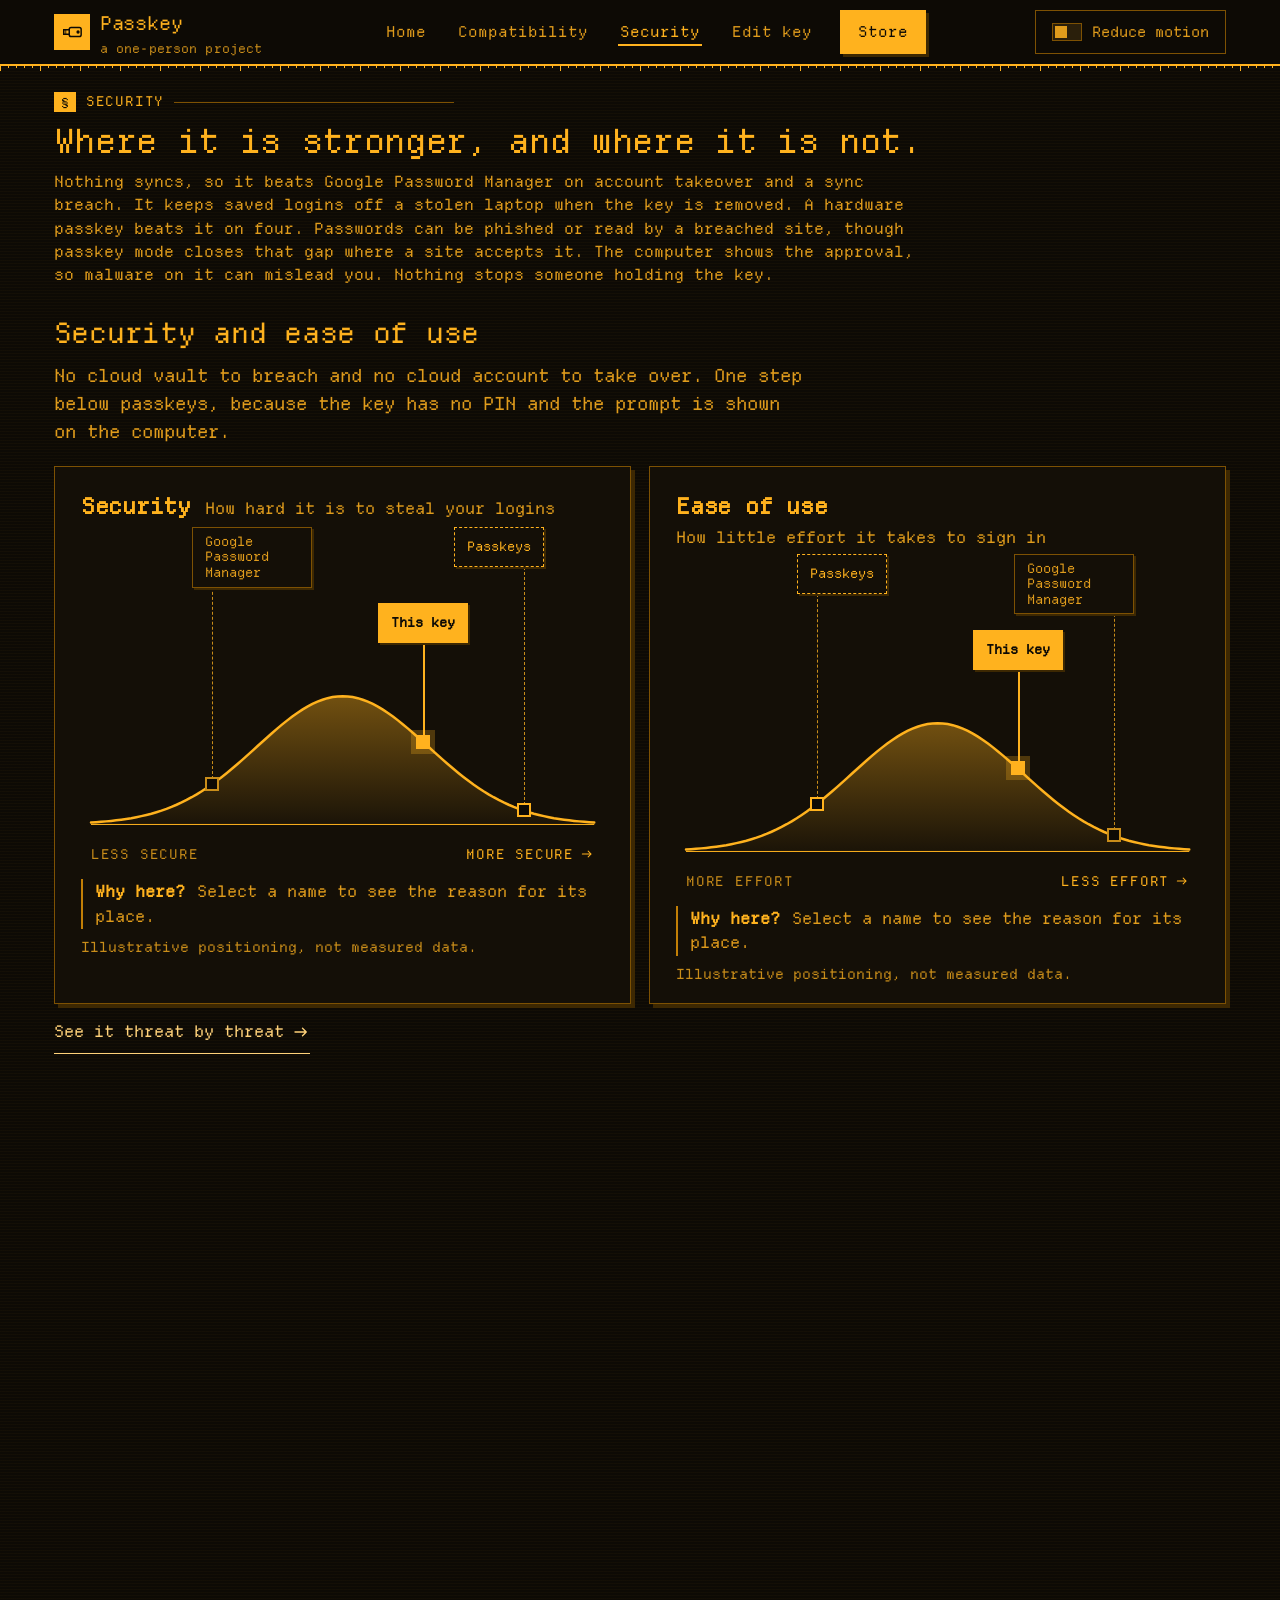
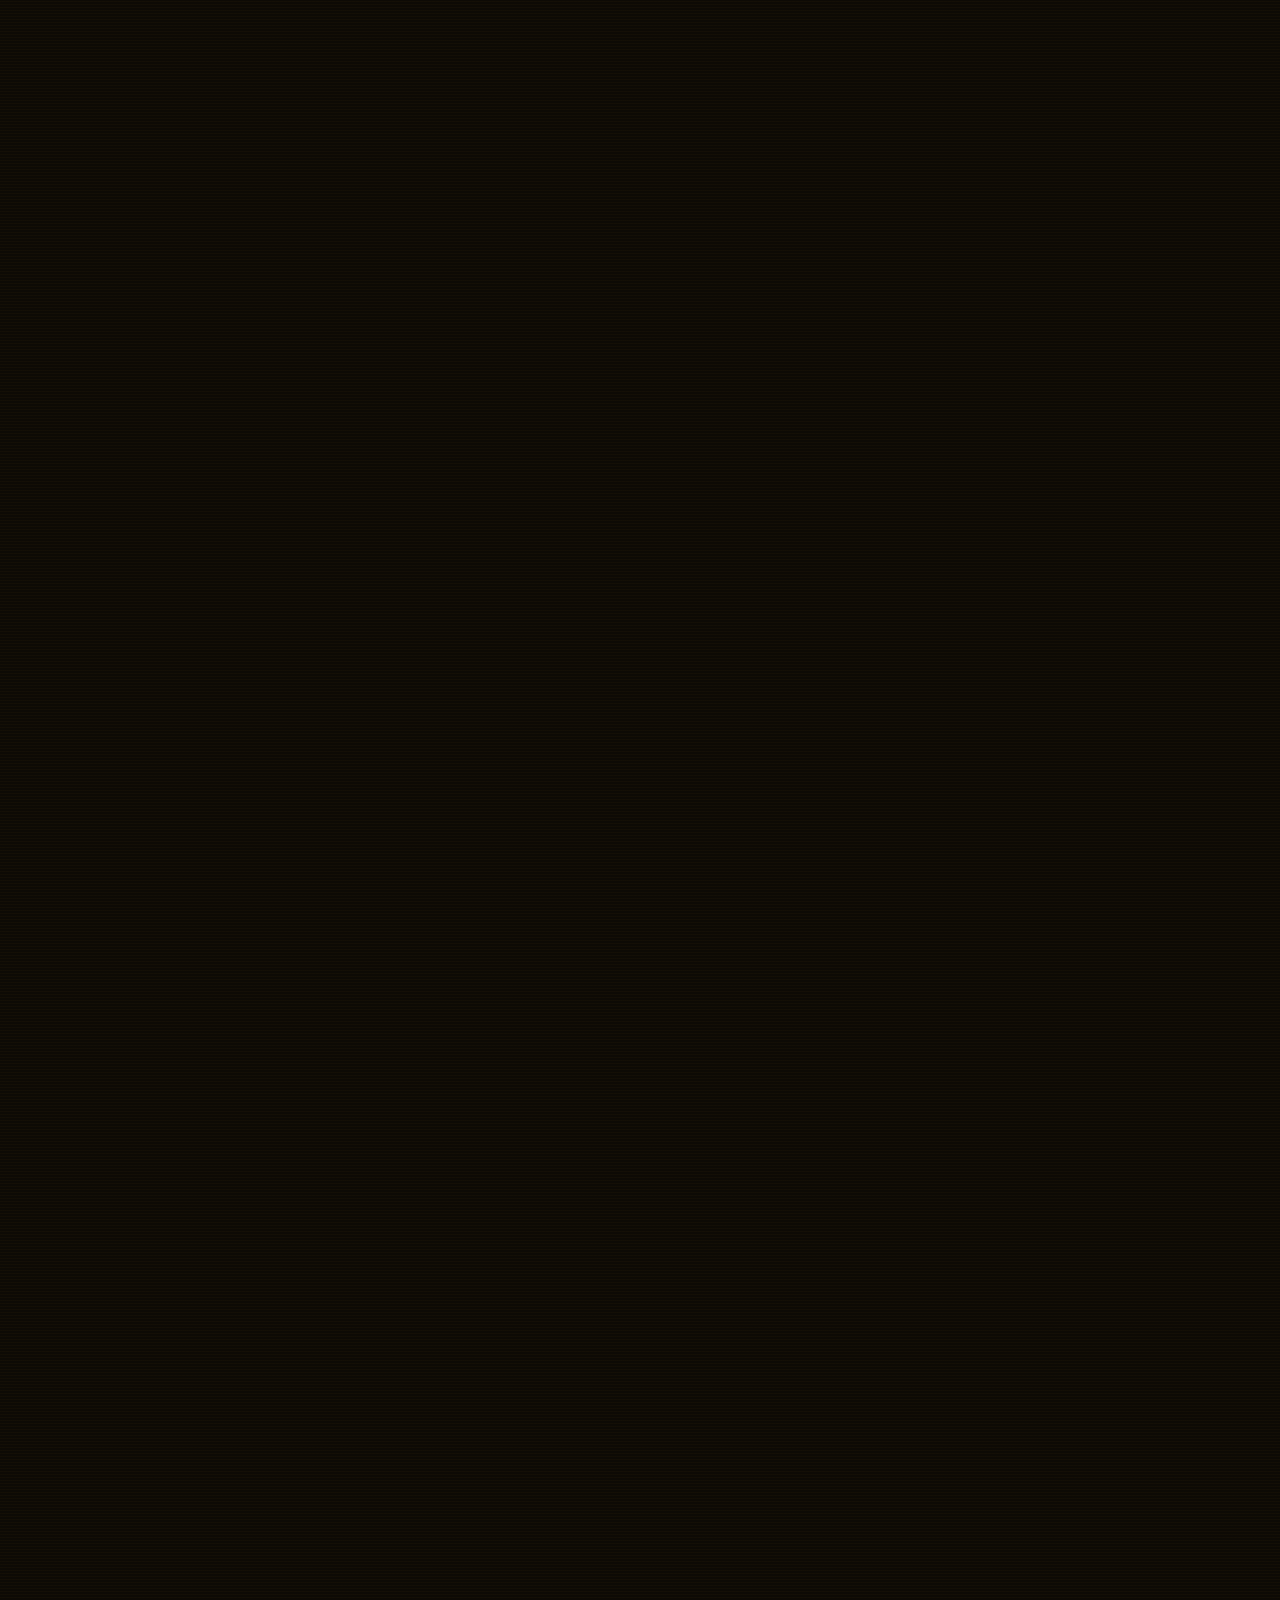
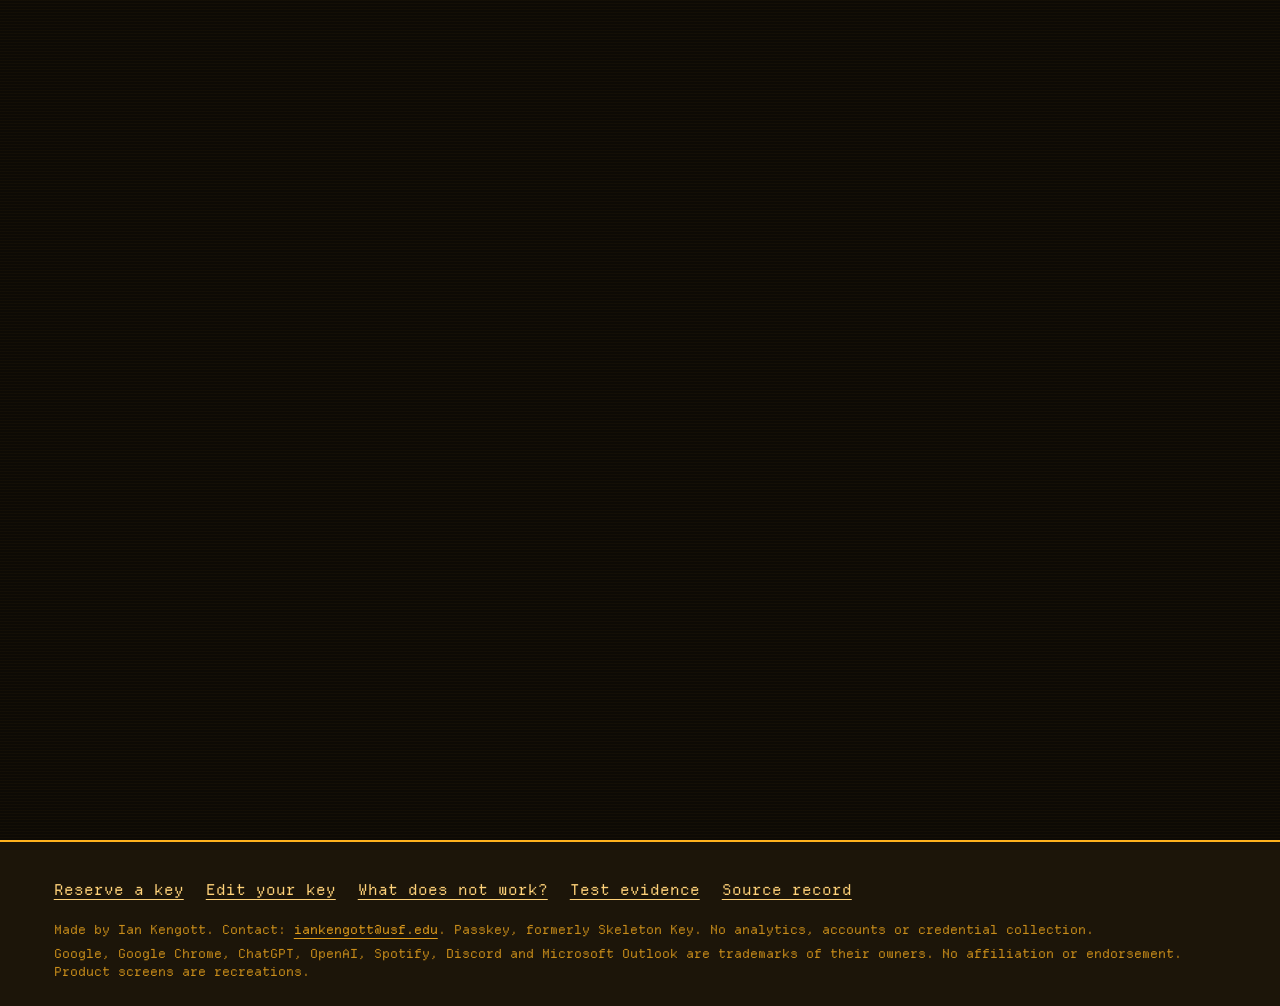
<file: security.html>
<!doctype html>
<html lang="en"><head><meta charset="utf-8"><meta name="viewport" content="width=device-width,initial-scale=1"><meta name="color-scheme" content="dark"><meta http-equiv="Content-Security-Policy" content="default-src 'none'; img-src 'self' data:; media-src 'none'; font-src 'self'; style-src 'self'; script-src 'self' 'sha256-oZrR7BBmBKFd6md8WcT+dI9jhsiTpEON0s2bivRTiog='; connect-src 'none'; base-uri 'none'; form-action 'none'"><title>Passkey security and test evidence | USB login assistant</title><meta name="description" content="How Passkey compares with Google Password Manager and a hardware passkey, threat by threat, with 182 test cases and the full test register."><link rel="canonical" href="https://iankengott.github.io/passkey-site/security.html"><meta name="robots" content="index,follow,max-image-preview:large"><meta property="og:type" content="website"><meta property="og:site_name" content="Passkey"><meta property="og:title" content="Passkey security and test evidence | USB login assistant"><meta property="og:description" content="How Passkey compares with Google Password Manager and a hardware passkey, threat by threat, with 182 test cases and the full test register."><meta property="og:url" content="https://iankengott.github.io/passkey-site/security.html"><meta property="og:image" content="https://iankengott.github.io/passkey-site/assets/passkey-render.jpg"><meta property="og:image:width" content="1600"><meta property="og:image:height" content="1000"><meta property="og:image:alt" content="Concept render of a small USB key with gold contacts and a status light"><meta name="twitter:card" content="summary_large_image"><meta name="twitter:title" content="Passkey security and test evidence | USB login assistant"><meta name="twitter:description" content="How Passkey compares with Google Password Manager and a hardware passkey, threat by threat, with 182 test cases and the full test register."><meta name="twitter:image" content="https://iankengott.github.io/passkey-site/assets/passkey-render.jpg"><meta name="twitter:image:alt" content="Concept render of a small USB key with gold contacts and a status light"><script type="application/ld+json">{"@context":"https://schema.org","@type":"WebPage","name":"Passkey security and test evidence | USB login assistant","url":"https://iankengott.github.io/passkey-site/security.html","description":"How Passkey compares with Google Password Manager and a hardware passkey, threat by threat, with 182 test cases and the full test register."}</script><link rel="icon" type="image/svg+xml" href="assets/favicon.svg?v=1"><link rel="icon" type="image/png" sizes="32x32" href="assets/favicon-32.png?v=1"><link rel="shortcut icon" href="favicon.ico?v=1"><link rel="apple-touch-icon" sizes="180x180" href="assets/apple-touch-icon.png"><meta name="theme-color" content="#0d0a05"><link rel="stylesheet" href="assets/site.css"><link rel="stylesheet" href="assets/data.css"><script src="assets/site.js" defer></script></head><body>
<svg class="sprite" aria-hidden="true" focusable="false"><defs>
<symbol id="i-win" viewBox="0 0 24 24"><path fill="currentColor" d="M3 5.2 10.6 4v7.4H3zm8.6-1.3L21 2.5v8.9h-9.4zM3 12.6h7.6V20L3 18.8zm8.6 0H21v8.9l-9.4-1.4z"/></symbol>
<symbol id="i-linux" viewBox="0 0 24 24"><g fill="none" stroke="currentColor" stroke-width="1.6" stroke-linejoin="round"><path d="M12 2.8c-2.3 0-3.6 1.9-3.6 4.3 0 1.6-.6 2.7-1.7 4.2-1.3 1.8-2.3 3.9-2.1 6.1.1 1.2.8 2.4 2.4 3 1.6.6 3 .9 5 .9s3.4-.3 5-.9c1.6-.6 2.3-1.8 2.4-3 .2-2.2-.8-4.3-2.1-6.1-1.1-1.5-1.7-2.6-1.7-4.2 0-2.4-1.3-4.3-3.6-4.3z"/><path d="M9.5 12.5c0 3 1 6 2.5 6s2.5-3 2.5-6"/></g><circle cx="10.5" cy="7" r=".9" fill="currentColor"/><circle cx="13.5" cy="7" r=".9" fill="currentColor"/><path fill="currentColor" d="M10.6 9h2.8L12 10.6z"/></symbol>
<symbol id="i-chrome" viewBox="0 0 24 24"><g fill="none" stroke="currentColor" stroke-width="1.6"><circle cx="12" cy="12" r="9"/><circle cx="12" cy="12" r="3.4"/><path d="M12 8.6h8.4M9.1 13.7 4.9 6.4M14.9 13.7l-4.2 7.2"/></g></symbol>
<symbol id="i-firefox" viewBox="0 0 24 24"><g fill="none" stroke="currentColor" stroke-width="1.6" stroke-linecap="round"><circle cx="12" cy="12" r="9"/><path d="M6.2 7.3c1.6-.3 2.9.2 3.6 1.2 1.6-1.7 4.6-1.4 6 .6 1.2 1.7 1 4.4-.8 5.8-2 1.6-5.2 1-6.3-1.3"/><path d="M9.8 8.5c-.6 1.1-.6 2.4.1 3.4"/></g></symbol>
<symbol id="i-apple" viewBox="0 0 24 24"><path fill="currentColor" d="M16.4 12.6c0-2.3 1.9-3.4 2-3.5-1.1-1.6-2.8-1.8-3.4-1.8-1.4-.1-2.8.9-3.5.9s-1.8-.8-3-.8C6.9 7.4 5 8.8 5 11.9c0 3.4 2.3 7.6 4 7.6.9 0 1.4-.6 2.6-.6s1.5.6 2.6.6c1.9 0 3.3-3.7 3.5-4.3-.1 0-1.9-.7-2.1-2.6zM14.3 5.8c.7-.9 1.2-2 1-3.2-1 .1-2.2.7-2.9 1.6-.6.7-1.2 1.9-1 3 1.1.1 2.2-.5 2.9-1.4z"/></symbol>
<symbol id="i-phone" viewBox="0 0 24 24"><g fill="none" stroke="currentColor" stroke-width="1.6"><rect x="6.5" y="2.5" width="11" height="19" rx="2.4"/><path d="M10.5 18.5h3"/></g></symbol>
<symbol id="i-disk" viewBox="0 0 24 24"><g fill="none" stroke="currentColor" stroke-width="1.6"><rect x="3.5" y="5" width="17" height="14" rx="2"/><circle cx="12" cy="12" r="3.2"/><path d="M12 8.8V5"/></g></symbol>
<symbol id="i-pin" viewBox="0 0 24 24"><g fill="none" stroke="currentColor" stroke-width="1.6"><rect x="4" y="9" width="16" height="11" rx="2"/><path d="M8 9V7a4 4 0 0 1 8 0v2"/><circle cx="9" cy="14.5" r=".6" fill="currentColor"/><circle cx="12" cy="14.5" r=".6" fill="currentColor"/><circle cx="15" cy="14.5" r=".6" fill="currentColor"/></g></symbol>
<symbol id="i-frame" viewBox="0 0 24 24"><g fill="none" stroke="currentColor" stroke-width="1.6"><rect x="3" y="4" width="18" height="16" rx="2"/><rect x="8" y="9" width="10" height="7" rx="1" stroke-dasharray="2 1.6"/></g></symbol>
<symbol id="i-key" viewBox="0 0 24 24"><g fill="none" stroke="currentColor" stroke-width="1.6"><rect x="9" y="7" width="13" height="10" rx="2"/><path d="M9 9.5H3v5h6"/><path d="M4.6 11h1.2M4.6 13h1.2"/><circle cx="18.6" cy="12" r="1" fill="currentColor"/></g></symbol>
<symbol id="i-hwkey" viewBox="0 0 24 24"><g fill="none" stroke="currentColor" stroke-width="1.6"><rect x="8.5" y="6" width="13.5" height="12" rx="3"/><path d="M8.5 9.5H3v5h5.5"/><circle cx="15.2" cy="12" r="3"/></g></symbol>
<symbol id="i-cloud" viewBox="0 0 24 24"><path fill="none" stroke="currentColor" stroke-width="1.6" stroke-linejoin="round" d="M7 18.5h10.2a4 4 0 0 0 .6-8 5.6 5.6 0 0 0-10.8-1A4.6 4.6 0 0 0 7 18.5z"/></symbol>
<symbol id="i-screen" viewBox="0 0 24 24"><g fill="none" stroke="currentColor" stroke-width="1.6"><rect x="3" y="4" width="18" height="12.5" rx="1.6"/><path d="M8.5 20h7M12 16.5V20"/></g></symbol>
<symbol id="i-globe" viewBox="0 0 24 24"><g fill="none" stroke="currentColor" stroke-width="1.6"><circle cx="12" cy="12" r="9"/><path d="M3 12h18M12 3c2.6 2.6 3.6 5.8 3.6 9s-1 6.4-3.6 9c-2.6-2.6-3.6-5.8-3.6-9s1-6.4 3.6-9z"/></g></symbol>
<symbol id="i-shield" viewBox="0 0 24 24"><path fill="none" stroke="currentColor" stroke-width="1.6" stroke-linejoin="round" d="M12 3 4.5 6v5.5c0 4.6 3.1 8 7.5 9.5 4.4-1.5 7.5-4.9 7.5-9.5V6z"/></symbol>
<symbol id="i-arrow" viewBox="0 0 24 24"><path fill="none" stroke="currentColor" stroke-width="1.8" stroke-linecap="round" stroke-linejoin="round" d="M4 12h15m-5-5 5 5-5 5"/></symbol>
<symbol id="i-back" viewBox="0 0 24 24"><path fill="none" stroke="currentColor" stroke-width="1.8" stroke-linecap="round" stroke-linejoin="round" d="M20 12H5m5-5-5 5 5 5"/></symbol>
<symbol id="i-turn" viewBox="0 0 24 24"><path fill="none" stroke="currentColor" stroke-width="1.6" stroke-linecap="round" d="M4.5 9.5C6 6 9 4.5 12 4.5c4.1 0 7.5 3.4 7.5 7.5M19.5 14.5C18 18 15 19.5 12 19.5c-4.1 0-7.5-3.4-7.5-7.5M4 5v4.6h4.6M20 19v-4.6h-4.6"/></symbol>
<symbol id="i-backup" viewBox="0 0 24 24"><g fill="none" stroke="currentColor" stroke-width="1.6" stroke-linejoin="round"><path d="M4 7c0-1.7 3.6-3 8-3s8 1.3 8 3-3.6 3-8 3-8-1.3-8-3z"/><path d="M4 7v10c0 1.7 3.6 3 8 3s8-1.3 8-3V7M4 12c0 1.7 3.6 3 8 3s8-1.3 8-3"/></g></symbol>
<symbol id="i-sign" viewBox="0 0 24 24"><g fill="none" stroke="currentColor" stroke-width="1.6" stroke-linecap="round" stroke-linejoin="round"><path d="M4 17c2.5 0 3-6 5-6s1.2 5 3 5 2-3 3.4-3 1.2 2 2.6 2"/><path d="M4 20.5h16"/></g></symbol>
<symbol id="i-play" viewBox="0 0 24 24"><path fill="currentColor" d="M8 5.2v13.6a.8.8 0 0 0 1.2.7l10.6-6.8a.8.8 0 0 0 0-1.4L9.2 4.5A.8.8 0 0 0 8 5.2z"/></symbol>
<symbol id="i-pause" viewBox="0 0 24 24"><g fill="currentColor"><rect x="6.5" y="5" width="4" height="14" rx="1"/><rect x="13.5" y="5" width="4" height="14" rx="1"/></g></symbol>
<symbol id="i-sound" viewBox="0 0 24 24"><g fill="none" stroke="currentColor" stroke-width="1.7" stroke-linecap="round" stroke-linejoin="round"><path d="M4 9.5h3.5L12 5.5v13l-4.5-4H4z"/><path d="M15.5 9a4.2 4.2 0 0 1 0 6M18 6.5a7.8 7.8 0 0 1 0 11"/></g></symbol>
<symbol id="i-mute" viewBox="0 0 24 24"><g fill="none" stroke="currentColor" stroke-width="1.7" stroke-linecap="round" stroke-linejoin="round"><path d="M4 9.5h3.5L12 5.5v13l-4.5-4H4z"/><path d="m16 9.5 5 5M21 9.5l-5 5"/></g></symbol>
<symbol id="i-replay" viewBox="0 0 24 24"><g fill="none" stroke="currentColor" stroke-width="1.7" stroke-linecap="round" stroke-linejoin="round"><path d="M4.5 12a7.5 7.5 0 1 0 2.2-5.3"/><path d="M4.5 4.5v4h4"/></g></symbol>
<symbol id="i-skip" viewBox="0 0 24 24"><g fill="currentColor"><path d="M5 6.2v11.6a.7.7 0 0 0 1.1.6l8.4-5.8a.7.7 0 0 0 0-1.2L6.1 5.6A.7.7 0 0 0 5 6.2z"/><rect x="16.5" y="5.5" width="2.6" height="13" rx=".8"/></g></symbol>
<symbol id="i-mail" viewBox="0 0 24 24"><g fill="none" stroke="currentColor" stroke-width="1.7" stroke-linejoin="round"><rect x="3" y="5.5" width="18" height="13" rx="2"/><path d="m3.8 7 8.2 6.2L20.2 7"/></g></symbol>
<symbol id="i-dots" viewBox="0 0 24 24"><g fill="currentColor"><circle cx="5" cy="12" r="1.9"/><circle cx="12" cy="12" r="1.9"/><circle cx="19" cy="12" r="1.9"/></g></symbol>
</defs></svg><a class="skip" href="#main">Skip to content</a>
<header class="top"><div class="top-in"><a class="brand" href="index.html"><span class="brand-mark" aria-hidden="true"><svg class="ico" aria-hidden="true" focusable="false"><use href="#i-key"/></svg></span><span class="brand-word">Passkey<small>a one-person project</small></span></a><nav aria-label="Main"><a href="index.html">Home</a><a href="compatibility.html">Compatibility</a><a href="security.html" aria-current="page">Security</a><a href="editor/index.html">Edit key</a><a class="nav-buy" href="store.html">Store</a></nav><div class="motion js-only"><button id="motion" type="button" aria-pressed="false" aria-describedby="motion-note"><span class="switch" aria-hidden="true"></span><span>Reduce motion</span></button><span id="motion-note" class="motion-note" hidden>Already reduced by your system setting.</span></div></div></header>
<main id="main">
<div class="page-head"><p class="eyebrow">Security</p><h1>Where it is stronger, and where it is not.</h1><p class="lead">Nothing syncs, so it beats Google Password Manager on account takeover and a sync breach. It keeps saved logins off a stolen laptop when the key is removed. A hardware passkey beats it on four. Passwords can be phished or read by a breached site, though passkey mode closes that gap where a site accepts it. The computer shows the approval, so malware on it can mislead you. Nothing stops someone holding the key.</p></div>
<section id="position" class="reveal band" aria-labelledby="pos-title">
 <div class="band-row"><div><h2 id="pos-title">Security and ease of use</h2></div></div>
 <p class="pos-claim">No cloud vault to breach and no cloud account to take over. One step below passkeys, because the key has no PIN and the prompt is shown on the computer.</p>
 <div class="curve-grid"><figure class="curve" aria-labelledby="cv-security"><figcaption><strong id="cv-security">Security</strong><span>How hard it is to steal your logins</span></figcaption><div class="curve-box"><div class="cm cm-security-gpm cm-gpm a-start"><button type="button" class="cm-label" aria-expanded="false" aria-controls="why-security" data-name="Google Password Manager" data-reason="Passwords sync through your Google account. A vendor breach or a taken-over account can reach them, and a password can still be typed into a fake page."><svg class="ico xs" aria-hidden="true" focusable="false"><use href="#i-cloud"/></svg><span>Google Password Manager</span></button><i class="cm-lead" aria-hidden="true"></i><i class="cm-dot" aria-hidden="true"></i></div><div class="cm cm-security-ours cm-ours a-mid"><button type="button" class="cm-label" aria-expanded="false" aria-controls="why-security" data-name="This key" data-reason="Nothing syncs and there is no cloud account to take over. It sits below passkeys because the key has no PIN, the prompt is shown on the computer, and a saved password still reaches the site."><svg class="ico xs" aria-hidden="true" focusable="false"><use href="#i-key"/></svg><span>This key</span></button><i class="cm-lead" aria-hidden="true"></i><i class="cm-dot" aria-hidden="true"></i></div><div class="cm cm-security-pk cm-pk a-end"><button type="button" class="cm-label" aria-expanded="false" aria-controls="why-security" data-name="Passkeys" data-reason="The site gets a one-time signature, never a reusable password, so a lookalike page gets nothing it can use again. A hardware passkey also needs a touch and usually a PIN."><svg class="ico xs" aria-hidden="true" focusable="false"><use href="#i-sign"/></svg><span>Passkeys</span></button><i class="cm-lead" aria-hidden="true"></i><i class="cm-dot" aria-hidden="true"></i></div><svg class="curve-svg" viewBox="0 0 1000 300" preserveAspectRatio="none" aria-hidden="true" focusable="false"><defs><linearGradient id="cg-security" x1="0" y1="0" x2="0" y2="1"><stop offset="0" stop-color="#ffb21e" stop-opacity=".4"/><stop offset="1" stop-color="#ffb21e" stop-opacity=".03"/></linearGradient></defs><path class="curve-fill" d="M0 272.8 L10 272.2 L20 271.5 L30 270.7 L40 269.8 L50 268.8 L60 267.6 L70 266.2 L80 264.7 L90 262.9 L100 260.9 L110 258.7 L120 256.3 L130 253.5 L140 250.5 L150 247.2 L160 243.5 L170 239.5 L180 235.2 L190 230.5 L200 225.4 L210 220.0 L220 214.2 L230 208.0 L240 201.5 L250 194.6 L260 187.4 L270 179.9 L280 172.1 L290 164.1 L300 155.9 L310 147.5 L320 139.0 L330 130.4 L340 121.9 L350 113.4 L360 105.0 L370 96.8 L380 88.9 L390 81.3 L400 74.1 L410 67.4 L420 61.2 L430 55.5 L440 50.5 L450 46.2 L460 42.6 L470 39.7 L480 37.7 L490 36.4 L500 36.0 L510 36.4 L520 37.7 L530 39.7 L540 42.6 L550 46.2 L560 50.5 L570 55.5 L580 61.2 L590 67.4 L600 74.1 L610 81.3 L620 88.9 L630 96.8 L640 105.0 L650 113.4 L660 121.9 L670 130.4 L680 139.0 L690 147.5 L700 155.9 L710 164.1 L720 172.1 L730 179.9 L740 187.4 L750 194.6 L760 201.5 L770 208.0 L780 214.2 L790 220.0 L800 225.4 L810 230.5 L820 235.2 L830 239.5 L840 243.5 L850 247.2 L860 250.5 L870 253.5 L880 256.3 L890 258.7 L900 260.9 L910 262.9 L920 264.7 L930 266.2 L940 267.6 L950 268.8 L960 269.8 L970 270.7 L980 271.5 L990 272.2 L1000 272.8 L1000 276 L0 276 Z" fill="url(#cg-security)"/><path class="curve-line" d="M0 272.8 L10 272.2 L20 271.5 L30 270.7 L40 269.8 L50 268.8 L60 267.6 L70 266.2 L80 264.7 L90 262.9 L100 260.9 L110 258.7 L120 256.3 L130 253.5 L140 250.5 L150 247.2 L160 243.5 L170 239.5 L180 235.2 L190 230.5 L200 225.4 L210 220.0 L220 214.2 L230 208.0 L240 201.5 L250 194.6 L260 187.4 L270 179.9 L280 172.1 L290 164.1 L300 155.9 L310 147.5 L320 139.0 L330 130.4 L340 121.9 L350 113.4 L360 105.0 L370 96.8 L380 88.9 L390 81.3 L400 74.1 L410 67.4 L420 61.2 L430 55.5 L440 50.5 L450 46.2 L460 42.6 L470 39.7 L480 37.7 L490 36.4 L500 36.0 L510 36.4 L520 37.7 L530 39.7 L540 42.6 L550 46.2 L560 50.5 L570 55.5 L580 61.2 L590 67.4 L600 74.1 L610 81.3 L620 88.9 L630 96.8 L640 105.0 L650 113.4 L660 121.9 L670 130.4 L680 139.0 L690 147.5 L700 155.9 L710 164.1 L720 172.1 L730 179.9 L740 187.4 L750 194.6 L760 201.5 L770 208.0 L780 214.2 L790 220.0 L800 225.4 L810 230.5 L820 235.2 L830 239.5 L840 243.5 L850 247.2 L860 250.5 L870 253.5 L880 256.3 L890 258.7 L900 260.9 L910 262.9 L920 264.7 L930 266.2 L940 267.6 L950 268.8 L960 269.8 L970 270.7 L980 271.5 L990 272.2 L1000 272.8" vector-effect="non-scaling-stroke"/><path class="curve-base" d="M0 276.5 H1000" vector-effect="non-scaling-stroke"/></svg></div><div class="curve-axis" aria-hidden="true"><span>Less secure</span><span>More secure<svg class="ico xs" aria-hidden="true" focusable="false"><use href="#i-arrow"/></svg></span></div><p class="sr">Order shown, from less secure to more secure: Google Password Manager, This key, Passkeys.</p><p class="curve-why js-only" id="why-security" aria-live="polite"><strong>Why here?</strong> <span>Select a name to see the reason for its place.</span></p><noscript><ul class="curve-ns"><li><strong>Google Password Manager.</strong> Passwords sync through your Google account. A vendor breach or a taken-over account can reach them, and a password can still be typed into a fake page.</li><li><strong>This key.</strong> Nothing syncs and there is no cloud account to take over. It sits below passkeys because the key has no PIN, the prompt is shown on the computer, and a saved password still reaches the site.</li><li><strong>Passkeys.</strong> The site gets a one-time signature, never a reusable password, so a lookalike page gets nothing it can use again. A hardware passkey also needs a touch and usually a PIN.</li></ul></noscript><p class="curve-note">Illustrative positioning, not measured data.</p></figure><figure class="curve" aria-labelledby="cv-ease"><figcaption><strong id="cv-ease">Ease of use</strong><span>How little effort it takes to sign in</span></figcaption><div class="curve-box"><div class="cm cm-ease-pk cm-pk a-start"><button type="button" class="cm-label" aria-expanded="false" aria-controls="why-ease" data-name="Passkeys" data-reason="Quick where a site supports them, with a screen lock, PIN or touch each time. Many sites still need a password."><svg class="ico xs" aria-hidden="true" focusable="false"><use href="#i-sign"/></svg><span>Passkeys</span></button><i class="cm-lead" aria-hidden="true"></i><i class="cm-dot" aria-hidden="true"></i></div><div class="cm cm-ease-ours cm-ours a-mid"><button type="button" class="cm-label" aria-expanded="false" aria-controls="why-ease" data-name="This key" data-reason="One click on the on-screen prompt fills a password or signs a passkey. The add-on and helper must be installed on each computer, and phones are not supported."><svg class="ico xs" aria-hidden="true" focusable="false"><use href="#i-key"/></svg><span>This key</span></button><i class="cm-lead" aria-hidden="true"></i><i class="cm-dot" aria-hidden="true"></i></div><div class="cm cm-ease-gpm cm-gpm a-end"><button type="button" class="cm-label" aria-expanded="false" aria-controls="why-ease" data-name="Google Password Manager" data-reason="Built into Chrome and Android. Autofill with one click on every device where you are signed in."><svg class="ico xs" aria-hidden="true" focusable="false"><use href="#i-cloud"/></svg><span>Google Password Manager</span></button><i class="cm-lead" aria-hidden="true"></i><i class="cm-dot" aria-hidden="true"></i></div><svg class="curve-svg" viewBox="0 0 1000 300" preserveAspectRatio="none" aria-hidden="true" focusable="false"><defs><linearGradient id="cg-ease" x1="0" y1="0" x2="0" y2="1"><stop offset="0" stop-color="#ffb21e" stop-opacity=".4"/><stop offset="1" stop-color="#ffb21e" stop-opacity=".03"/></linearGradient></defs><path class="curve-fill" d="M0 272.8 L10 272.2 L20 271.5 L30 270.7 L40 269.8 L50 268.8 L60 267.6 L70 266.2 L80 264.7 L90 262.9 L100 260.9 L110 258.7 L120 256.3 L130 253.5 L140 250.5 L150 247.2 L160 243.5 L170 239.5 L180 235.2 L190 230.5 L200 225.4 L210 220.0 L220 214.2 L230 208.0 L240 201.5 L250 194.6 L260 187.4 L270 179.9 L280 172.1 L290 164.1 L300 155.9 L310 147.5 L320 139.0 L330 130.4 L340 121.9 L350 113.4 L360 105.0 L370 96.8 L380 88.9 L390 81.3 L400 74.1 L410 67.4 L420 61.2 L430 55.5 L440 50.5 L450 46.2 L460 42.6 L470 39.7 L480 37.7 L490 36.4 L500 36.0 L510 36.4 L520 37.7 L530 39.7 L540 42.6 L550 46.2 L560 50.5 L570 55.5 L580 61.2 L590 67.4 L600 74.1 L610 81.3 L620 88.9 L630 96.8 L640 105.0 L650 113.4 L660 121.9 L670 130.4 L680 139.0 L690 147.5 L700 155.9 L710 164.1 L720 172.1 L730 179.9 L740 187.4 L750 194.6 L760 201.5 L770 208.0 L780 214.2 L790 220.0 L800 225.4 L810 230.5 L820 235.2 L830 239.5 L840 243.5 L850 247.2 L860 250.5 L870 253.5 L880 256.3 L890 258.7 L900 260.9 L910 262.9 L920 264.7 L930 266.2 L940 267.6 L950 268.8 L960 269.8 L970 270.7 L980 271.5 L990 272.2 L1000 272.8 L1000 276 L0 276 Z" fill="url(#cg-ease)"/><path class="curve-line" d="M0 272.8 L10 272.2 L20 271.5 L30 270.7 L40 269.8 L50 268.8 L60 267.6 L70 266.2 L80 264.7 L90 262.9 L100 260.9 L110 258.7 L120 256.3 L130 253.5 L140 250.5 L150 247.2 L160 243.5 L170 239.5 L180 235.2 L190 230.5 L200 225.4 L210 220.0 L220 214.2 L230 208.0 L240 201.5 L250 194.6 L260 187.4 L270 179.9 L280 172.1 L290 164.1 L300 155.9 L310 147.5 L320 139.0 L330 130.4 L340 121.9 L350 113.4 L360 105.0 L370 96.8 L380 88.9 L390 81.3 L400 74.1 L410 67.4 L420 61.2 L430 55.5 L440 50.5 L450 46.2 L460 42.6 L470 39.7 L480 37.7 L490 36.4 L500 36.0 L510 36.4 L520 37.7 L530 39.7 L540 42.6 L550 46.2 L560 50.5 L570 55.5 L580 61.2 L590 67.4 L600 74.1 L610 81.3 L620 88.9 L630 96.8 L640 105.0 L650 113.4 L660 121.9 L670 130.4 L680 139.0 L690 147.5 L700 155.9 L710 164.1 L720 172.1 L730 179.9 L740 187.4 L750 194.6 L760 201.5 L770 208.0 L780 214.2 L790 220.0 L800 225.4 L810 230.5 L820 235.2 L830 239.5 L840 243.5 L850 247.2 L860 250.5 L870 253.5 L880 256.3 L890 258.7 L900 260.9 L910 262.9 L920 264.7 L930 266.2 L940 267.6 L950 268.8 L960 269.8 L970 270.7 L980 271.5 L990 272.2 L1000 272.8" vector-effect="non-scaling-stroke"/><path class="curve-base" d="M0 276.5 H1000" vector-effect="non-scaling-stroke"/></svg></div><div class="curve-axis" aria-hidden="true"><span>More effort</span><span>Less effort<svg class="ico xs" aria-hidden="true" focusable="false"><use href="#i-arrow"/></svg></span></div><p class="sr">Order shown, from more effort to less effort: Passkeys, This key, Google Password Manager.</p><p class="curve-why js-only" id="why-ease" aria-live="polite"><strong>Why here?</strong> <span>Select a name to see the reason for its place.</span></p><noscript><ul class="curve-ns"><li><strong>Passkeys.</strong> Quick where a site supports them, with a screen lock, PIN or touch each time. Many sites still need a password.</li><li><strong>This key.</strong> One click on the on-screen prompt fills a password or signs a passkey. The add-on and helper must be installed on each computer, and phones are not supported.</li><li><strong>Google Password Manager.</strong> Built into Chrome and Android. Autofill with one click on every device where you are signed in.</li></ul></noscript><p class="curve-note">Illustrative positioning, not measured data.</p></figure></div>
 <p class="pos-more"><a class="more" href="#threats">See it threat by threat <svg class="ico sm" aria-hidden="true" focusable="false"><use href="#i-arrow"/></svg></a></p>
</section>
<section id="threats" class="reveal band" aria-labelledby="th-title">
 <div class="band-row"><div><p class="eyebrow">Threat by threat · argued from how each works</p><h2 id="th-title">How this key compares.</h2></div></div>
 <div class="tallies"><div class="glance-sum"><p class="tl-name"><svg class="ico sm" aria-hidden="true" focusable="false"><use href="#i-cloud"/></svg>vs Google Password Manager, saved passwords</p><div class="tally" role="img" aria-label="3 better, 3 same, 2 worse of 8"><span class="tl tl-better tl-g-better">3 better</span><span class="tl tl-same tl-g-same">3 same</span><span class="tl tl-worse tl-g-worse">2 worse</span></div><ul class="sum-list"><li><span class="vd vd-better"><i aria-hidden="true"></i>Better</span><span>Cloud account takeover, Sync or vendor breach, Stolen laptop</span></li><li><span class="vd vd-same"><i aria-hidden="true"></i>Same</span><span>Phishing page, Malware on your computer, Breached website</span></li><li><span class="vd vd-worse"><i aria-hidden="true"></i>Worse</span><span>Stolen key, Recovery after loss</span></li></ul></div><div class="glance-sum"><p class="tl-name"><svg class="ico sm" aria-hidden="true" focusable="false"><use href="#i-hwkey"/></svg>vs a hardware passkey</p><div class="tally" role="img" aria-label="4 same, 4 worse of 8"><span class="tl tl-same tl-h-same">4 same</span><span class="tl tl-worse tl-h-worse">4 worse</span></div><ul class="sum-list"><li><span class="vd vd-same"><i aria-hidden="true"></i>Same</span><span>Cloud account takeover, Sync or vendor breach, Stolen laptop, Recovery after loss</span></li><li><span class="vd vd-worse"><i aria-hidden="true"></i>Worse</span><span>Phishing page, Malware on your computer, Breached website, Stolen key</span></li></ul></div></div>
 <div class="seg col-pick js-only sec-pick" role="group" aria-label="Show"><button type="button" data-pick="sec" aria-pressed="true">Security</button><button type="button" data-pick="ease" aria-pressed="false">Ease of use</button></div>
 <div class="sec-grid" data-active="sec">
  <div class="threat-wrap" data-col="sec">
   <div class="matrix-tools"><p class="mini">Select a threat to see the reasons.</p><button type="button" class="ghost js-only" data-expand-all="threat-table" aria-expanded="false">Show all reasons</button></div>
   <div class="seg col-pick js-only" role="group" aria-label="Compare with"><button type="button" data-pick="g" aria-pressed="true">vs Google passwords</button><button type="button" data-pick="h" aria-pressed="false">vs hardware passkey</button></div>
   <div class="table-scroll" data-matrix><table class="threats" id="threat-table" data-active="g"><caption class="sr">For each threat, whether this key is better, the same or worse than each alternative, with the reason</caption><thead><tr><th scope="col">Threat</th><th scope="col" data-col="g">vs Google Password Manager, saved passwords</th><th scope="col" data-col="h">vs hardware passkey</th></tr></thead><tbody><tr><th scope="row"><button type="button" class="row-toggle" aria-expanded="false"><strong>Cloud account takeover</strong><span class="sr">, show reasons</span></button><span class="what">Someone gets into your Google account.</span><em>Remote</em></th><td data-col="g"><span class="vd vd-better"><i aria-hidden="true"></i>Better</span><span class="why">No cloud account holds your passwords. Getting into your email or Google account does not open the key.</span></td><td data-col="h"><span class="vd vd-same"><i aria-hidden="true"></i>Same</span><span class="why">Neither depends on a cloud account.</span></td></tr><tr><th scope="row"><button type="button" class="row-toggle" aria-expanded="false"><strong>Sync or vendor breach</strong><span class="sr">, show reasons</span></button><span class="what">The provider’s servers are breached.</span><em>Remote, at scale</em></th><td data-col="g"><span class="vd vd-better"><i aria-hidden="true"></i>Better</span><span class="why">Nothing is synced, so there is no vendor copy to steal. Google’s optional on-device encryption narrows this gap when it is on.</span></td><td data-col="h"><span class="vd vd-same"><i aria-hidden="true"></i>Same</span><span class="why">Both keep secrets on a device you hold.</span></td></tr><tr><th scope="row"><button type="button" class="row-toggle" aria-expanded="false"><strong>Phishing page</strong><span class="sr">, show reasons</span></button><span class="what">A lookalike site asks you to sign in.</span><em>Remote</em></th><td data-col="g"><span class="vd vd-same"><i aria-hidden="true"></i>Same</span><span class="why">Both fill only on the exact saved site. Either way you could still type a password into a fake page by hand.</span></td><td data-col="h"><span class="vd vd-worse"><i aria-hidden="true"></i>Worse</span><span class="why">A hardware passkey cannot be phished. Password mode still hands over a reusable password. Passkey mode matches it where a site accepts it.</span></td></tr><tr><th scope="row"><button type="button" class="row-toggle" aria-expanded="false"><strong>Malware on your computer</strong><span class="sr">, show reasons</span></button><span class="what">The computer itself is compromised.</span><em>Remote</em></th><td data-col="g"><span class="vd vd-same"><i aria-hidden="true"></i>Same</span><span class="why">The computer is trusted in both. Malware can read passwords as they fill and can fake the prompt, but it cannot release one on its own: each fill needs a press on the key. Unplugged, the key leaves nothing in the browser to dump.</span></td><td data-col="h"><span class="vd vd-worse"><i aria-hidden="true"></i>Worse</span><span class="why">Both need a physical press. In password mode the password still passes through the computer, where malware can read it. Passkey mode passes only a one-time signature.</span></td></tr><tr><th scope="row"><button type="button" class="row-toggle" aria-expanded="false"><strong>Breached website</strong><span class="sr">, show reasons</span></button><span class="what">A site you saved turns hostile.</span><em>Remote</em></th><td data-col="g"><span class="vd vd-same"><i aria-hidden="true"></i>Same</span><span class="why">Both give the page a password it can read and forward. Passkey mode gives it only a one-time signature.</span></td><td data-col="h"><span class="vd vd-worse"><i aria-hidden="true"></i>Worse</span><span class="why">Password mode gives a hostile page a reusable password. A hardware passkey never does.</span></td></tr><tr><th scope="row"><button type="button" class="row-toggle" aria-expanded="false"><strong>Stolen laptop</strong><span class="sr">, show reasons</span></button><span class="what">Your computer goes missing.</span><em>Needs your hardware</em></th><td data-col="g"><span class="vd vd-better"><i aria-hidden="true"></i>Better</span><span class="why">Saved passwords live on the key, not the laptop. Take the key with you and the laptop holds none.</span></td><td data-col="h"><span class="vd vd-same"><i aria-hidden="true"></i>Same</span><span class="why">Both keep secrets off the laptop.</span></td></tr><tr><th scope="row"><button type="button" class="row-toggle" aria-expanded="false"><strong>Stolen key</strong><span class="sr">, show reasons</span></button><span class="what">Someone else holds the key.</span><em>Needs your hardware</em></th><td data-col="g"><span class="vd vd-worse"><i aria-hidden="true"></i>Worse</span><span class="why">The key has no PIN or fingerprint. Anyone holding it, on a computer with the software, can use it. Google asks for your account or device unlock.</span></td><td data-col="h"><span class="vd vd-worse"><i aria-hidden="true"></i>Worse</span><span class="why">A hardware passkey usually has a PIN that locks after wrong guesses. This key has none. It is the main trade-off for convenience.</span></td></tr><tr><th scope="row"><button type="button" class="row-toggle" aria-expanded="false"><strong>Recovery after loss</strong><span class="sr">, show reasons</span></button><span class="what">You need your accounts back.</span><em>Your own mishap</em></th><td data-col="g"><span class="vd vd-worse"><i aria-hidden="true"></i>Worse</span><span class="why">Google restores from your account. Here you need the encrypted backup and the recovery secret you kept. Passkeys are not in the backup.</span></td><td data-col="h"><span class="vd vd-same"><i aria-hidden="true"></i>Same</span><span class="why">Passkeys need a spare key or site recovery in both. Passwords here also restore from the encrypted backup.</span></td></tr></tbody></table></div>
   <p class="argued"><svg class="ico sm" aria-hidden="true" focusable="false"><use href="#i-shield"/></svg><span>Verdicts describe the design, reasoned from its mechanism, not measured. Google also manages passkeys. Against those, this key's passkey mode is the same on phishing and worse on a stolen key, and password mode is worse on phishing.</span></p>
  </div>
  <aside class="ease" data-col="ease" aria-labelledby="ease-title"><p class="eyebrow">Beside it: ease of use</p><h2 id="ease-title">Effort per task.</h2><div class="table-scroll"><table class="ease-t"><thead><tr><th scope="col">Task</th><th scope="col"><svg class="ico sm" aria-hidden="true" focusable="false"><use href="#i-cloud"/></svg><span>Google</span></th><th scope="col" class="ours"><svg class="ico sm" aria-hidden="true" focusable="false"><use href="#i-key"/></svg><span>This key</span></th><th scope="col"><svg class="ico sm" aria-hidden="true" focusable="false"><use href="#i-hwkey"/></svg><span>Hardware</span></th></tr></thead><tbody><tr><th scope="row"><button type="button" class="row-toggle ease-toggle" aria-expanded="false">Everyday login</button></th><td><span class="dots d3" aria-label="Easy"><i></i><i></i><i></i></span><span class="why">Autofill, one click</span></td><td><span class="dots d2" aria-label="Some effort"><i></i><i></i><i></i></span><span class="why">Click the prompt, then press the key</span></td><td><span class="dots d2" aria-label="Some effort"><i></i><i></i><i></i></span><span class="why">Insert or tap, often a PIN</span></td></tr><tr><th scope="row"><button type="button" class="row-toggle ease-toggle" aria-expanded="false">Sites without passkeys</button></th><td><span class="dots d3" aria-label="Easy"><i></i><i></i><i></i></span><span class="why">Passwords work</span></td><td><span class="dots d3" aria-label="Easy"><i></i><i></i><i></i></span><span class="why">Passwords work</span></td><td><span class="dots d1" aria-label="Hard"><i></i><i></i><i></i></span><span class="why">Needs passkey support</span></td></tr><tr><th scope="row"><button type="button" class="row-toggle ease-toggle" aria-expanded="false">New computer</button></th><td><span class="dots d3" aria-label="Easy"><i></i><i></i><i></i></span><span class="why">Sign in to the browser</span></td><td><span class="dots d2" aria-label="Some effort"><i></i><i></i><i></i></span><span class="why">Install the add-on and helper</span></td><td><span class="dots d3" aria-label="Easy"><i></i><i></i><i></i></span><span class="why">Plug in</span></td></tr><tr><th scope="row"><button type="button" class="row-toggle ease-toggle" aria-expanded="false">Phone</button></th><td><span class="dots d3" aria-label="Easy"><i></i><i></i><i></i></span><span class="why">Built in</span></td><td><span class="dots d1" aria-label="Hard"><i></i><i></i><i></i></span><span class="why">Not supported</span></td><td><span class="dots d2" aria-label="Some effort"><i></i><i></i><i></i></span><span class="why">NFC or USB-C models</span></td></tr><tr><th scope="row"><button type="button" class="row-toggle ease-toggle" aria-expanded="false">Windows and Linux login</button></th><td><span class="dots d1" aria-label="Hard"><i></i><i></i><i></i></span><span class="why">Not offered</span></td><td><span class="dots d3" aria-label="Easy"><i></i><i></i><i></i></span><span class="why">Local accounts, VM tested</span></td><td><span class="dots d2" aria-label="Some effort"><i></i><i></i><i></i></span><span class="why">Limited setups</span></td></tr><tr><th scope="row"><button type="button" class="row-toggle ease-toggle" aria-expanded="false">Losing it</button></th><td><span class="dots d3" aria-label="Easy"><i></i><i></i><i></i></span><span class="why">Account recovery</span></td><td><span class="dots d1" aria-label="Hard"><i></i><i></i><i></i></span><span class="why">Backup and recovery secret</span></td><td><span class="dots d1" aria-label="Hard"><i></i><i></i><i></i></span><span class="why">Spare key needed</span></td></tr></tbody><tfoot><tr><th scope="row">Judged total, of 18</th><td><b data-count="16">16</b></td><td><b data-count="12">12</b></td><td><b data-count="11">11</b></td></tr></tfoot></table></div><p class="mini">Three dots is easy, one is hard. Select a task for the reason. The total is a judgment across six selected tasks from documented steps, not a user study.</p></aside>
 </div>
 <details class="evidence props"><summary>Mechanism details, side by side</summary><div class="seg col-pick js-only" role="group" aria-label="Show product"><button type="button" data-pick="p0" aria-pressed="false">Google · passwords</button><button type="button" data-pick="p1" aria-pressed="false">Google · passkeys</button><button type="button" data-pick="p2" aria-pressed="true">This key · password mode</button><button type="button" data-pick="p3" aria-pressed="false">This key · passkey mode</button><button type="button" data-pick="p4" aria-pressed="false">Hardware passkey</button></div><div class="table-scroll" data-matrix><table class="props-t" data-active="p2"><thead><tr><th scope="col">Property</th><th scope="col" data-col="p0">Google · passwords</th><th scope="col" data-col="p1">Google · passkeys</th><th scope="col" data-col="p2">This key · password mode</th><th scope="col" data-col="p3">This key · passkey mode</th><th scope="col" data-col="p4">Hardware passkey</th></tr></thead><tbody><tr><th scope="row">Secret at login</th><td data-col="p0">Password reaches the computer and page.</td><td data-col="p1">Signature, no reusable password.</td><td data-col="p2">Password reaches the computer and saved page.</td><td data-col="p3">Signature where the site accepts it.</td><td data-col="p4">Signature, no reusable password.</td></tr><tr><th scope="row">Where it is kept</th><td data-col="p0">Google account store, synced. Optional on-device encryption.</td><td data-col="p1">Synced with end-to-end encryption.</td><td data-col="p2">On the key. Nothing synced. Software store today.</td><td data-col="p3">On the key. Software mock today.</td><td data-col="p4">On the hardware key, not exportable.</td></tr><tr><th scope="row">Who approves</th><td data-col="p0">Device or account unlock, per setup.</td><td data-col="p1">Screen lock or Password Manager PIN.</td><td data-col="p2">On-screen prompt, then a press on the key. No PIN.</td><td data-col="p3">On-screen prompt, then a press on the key. No PIN; sites that require one are refused.</td><td data-col="p4">Physical touch, plus PIN when a site asks.</td></tr><tr><th scope="row">Computer trust</th><td data-col="p0">Computer and page see the password.</td><td data-col="p1">Origin bound; computer still matters.</td><td data-col="p2">A hostile computer can fake the prompt and take a password.</td><td data-col="p3">Origin bound; computer still trusted for the prompt.</td><td data-col="p4">Origin bound; touch needs a person.</td></tr><tr><th scope="row">Recovery</th><td data-col="p0">Google account recovery.</td><td data-col="p1">Google account and device unlock.</td><td data-col="p2">Encrypted backup plus a recovery secret you keep.</td><td data-col="p3">Not backed up. Enroll a spare.</td><td data-col="p4">Enroll a spare key.</td></tr></tbody></table></div><p class="mini">The hardware column is a typical FIDO2 key with a PIN, such as a YubiKey 5. It is not a benchmark of every key.</p>
 <ul class="sources"><li><a href="https://support.google.com/chrome/answer/6197437?hl=en">Google Password Manager help</a></li><li><a href="https://support.google.com/accounts/answer/11350823?hl=en">Google on-device encryption</a></li><li><a href="https://developer.chrome.com/blog/passkeys-gpm-desktop">Google passkey sync and PIN</a></li><li><a href="https://www.w3.org/TR/webauthn-3/">W3C WebAuthn Level 3</a></li><li><a href="https://www.yubico.com/products/yubikey-5-overview/">YubiKey 5 overview</a></li></ul></details>
</section>
<section id="flow" class="reveal band" aria-labelledby="flow-title">
 <div class="band-row"><div><p class="eyebrow">The approval flow</p><h2 id="flow-title">What crosses the computer.</h2></div><div class="seg js-only" role="group" aria-label="Route"><button type="button" data-route="password" aria-pressed="true">Password</button><button type="button" data-route="passkey" aria-pressed="false">Passkey</button></div></div>
 <div class="flow" data-flow="password"><div class="flow-grid" role="list" aria-label="Approval flow">
  <div class="zone" aria-hidden="true"></div><p class="zone-label" data-flow-zone>The computer and page see the password</p>
  <div class="node n-key" role="listitem"><svg class="ico" aria-hidden="true" focusable="false"><use href="#i-key"/></svg><span><strong>Key</strong><small>Stores secrets, encrypted</small></span></div><div class="wire w1" aria-hidden="true"><i class="pkt"></i><i class="pkt back"></i></div>
  <div class="node n-pc" role="listitem"><svg class="ico" aria-hidden="true" focusable="false"><use href="#i-screen"/></svg><span><strong>Computer</strong><small>You approve on screen</small></span></div><div class="wire w2" aria-hidden="true"><i class="pkt"></i><i class="pkt back"></i></div>
  <div class="node n-site" role="listitem"><svg class="ico" aria-hidden="true" focusable="false"><use href="#i-globe"/></svg><span><strong>Website</strong><small data-flow-end>Gets a reusable password</small></span></div></div>
  <p class="flow-note" data-flow-note>Password mode: after you approve, the password goes through the computer to the exact saved site. You press Sign in yourself.</p></div>
</section>
<section id="evidence" class="reveal band" aria-labelledby="ev-title">
 <div class="band-row"><div><p class="eyebrow">Test register · 26 November 2026</p><h2 id="ev-title"><b data-count="182">182</b> test cases.</h2></div><a class="more" href="#register-box">Browse every row <svg class="ico sm" aria-hidden="true" focusable="false"><use href="#i-arrow"/></svg></a></div>
 <p class="swipe" aria-hidden="true"><svg class="ico sm" aria-hidden="true" focusable="false"><use href="#i-arrow"/></svg>Swipe for more charts</p><div class="charts">
  <figure class="chart"><figcaption><strong>By status</strong><span>A status says how a result can be rerun. It is not a pass mark.</span></figcaption><div class="donut-wrap"><svg class="donut" viewBox="0 0 128 128" role="img" aria-label="80 Repeatable, 72 Tested, 30 Not tested"><circle class="ring" cx="64" cy="64" r="52"/><circle class="dseg dseg-0" cx="64" cy="64" r="52"/><circle class="dseg dseg-1" cx="64" cy="64" r="52"/><circle class="dseg dseg-2" cx="64" cy="64" r="52"/><text x="64" y="62" text-anchor="middle" class="d-num">182</text><text x="64" y="80" text-anchor="middle" class="d-lbl">ROWS</text></svg><ul class="d-legend"><li><i class="sw sw-0" aria-hidden="true"></i><span>Repeatable</span><b data-count="80">80</b><small>Tested already, and a one command rerun exists, so it can be repeated cheaply and also counts as a sub requirement of larger tests.</small></li><li><i class="sw sw-1" aria-hidden="true"></i><span>Tested</span><b data-count="72">72</b><small>Run and recorded once. No cheap automated rerun yet.</small></li><li><i class="sw sw-2" aria-hidden="true"></i><span>Not tested</span><b data-count="30">30</b><small>Never tested. Documentation or design only.</small></li></ul></div></figure>
  <figure class="chart"><figcaption><strong>By evidence type</strong><span>What ran. Most Model cases ran in a virtual machine.</span></figcaption><ul class="hbars"><li class="hbar"><span class="hb-label" title="Software run without the key: product code with the mock signer standing in for it, or a model of a rule. Most of these cases ran in Windows or Linux virtual machines. Not firmware or a device.">Model</span><span class="hb-track"><i class="evb-model"></i></span><b data-count="113">113</b></li><li class="hbar"><span class="hb-label" title="A scripted test page in Chrome. Not a real website.">Synthetic page</span><span class="hb-track"><i class="evb-synthetic-page"></i></span><b data-count="40">40</b></li><li class="hbar"><span class="hb-label" title="Documentation read only.">Document</span><span class="hb-track"><i class="evb-document"></i></span><b data-count="18">18</b></li><li class="hbar"><span class="hb-label" title="Chrome with a virtual authenticator and a local test site. Not a device or CTAP firmware.">Simulated</span><span class="hb-track"><i class="evb-simulated"></i></span><b data-count="6">6</b></li><li class="hbar"><span class="hb-label" title="Arithmetic from stated assumptions.">Calculation</span><span class="hb-track"><i class="evb-calculation"></i></span><b data-count="4">4</b></li><li class="hbar"><span class="hb-label" title="Real Linux-PAM and pam_u2f libraries run in a private configuration with synthetic fallback modules. Not a real login surface, a device or CTAP firmware.">Host software</span><span class="hb-track"><i class="evb-host-software"></i></span><b data-count="1">1</b></li><li class="hbar zero"><span class="hb-label" title="A real device. None exists yet.">Hardware</span><span class="hb-track"><i class="evb-hardware"></i></span><b data-count="0">0</b></li></ul></figure>
  <figure class="chart"><figcaption><strong>By area</strong><span>Rows grouped by what they test, split by status.</span></figcaption><ul class="hbars"><li class="hbar stack"><span class="hb-label">Passkeys</span><span class="hb-track"><i class="sw-0 ab-0-0" title="Repeatable: 17"></i><i class="sw-1 ab-0-1" title="Tested: 14"></i><i class="sw-2 ab-0-2" title="Not tested: 3"></i></span><b data-count="34">34</b></li><li class="hbar stack"><span class="hb-label">Browser filling</span><span class="hb-track"><i class="sw-0 ab-1-0" title="Repeatable: 31"></i><i class="sw-1 ab-1-1" title="Tested: 8"></i><i class="sw-2 ab-1-2" title="Not tested: 3"></i></span><b data-count="42">42</b></li><li class="hbar stack"><span class="hb-label">Windows login</span><span class="hb-track"><i class="sw-0 ab-2-0" title="Repeatable: 6"></i><i class="sw-1 ab-2-1" title="Tested: 14"></i><i class="sw-2 ab-2-2" title="Not tested: 3"></i></span><b data-count="23">23</b></li><li class="hbar stack"><span class="hb-label">Linux login</span><span class="hb-track"><i class="sw-0 ab-3-0" title="Repeatable: 10"></i><i class="sw-1 ab-3-1" title="Tested: 19"></i><i class="sw-2 ab-3-2" title="Not tested: 6"></i></span><b data-count="35">35</b></li><li class="hbar stack"><span class="hb-label">Install and recovery</span><span class="hb-track"><i class="sw-0 ab-4-0" title="Repeatable: 7"></i><i class="sw-1 ab-4-1" title="Tested: 13"></i><i class="sw-2 ab-4-2" title="Not tested: 6"></i></span><b data-count="26">26</b></li><li class="hbar stack"><span class="hb-label">Hardware and other</span><span class="hb-track"><i class="sw-0 ab-5-0" title="Repeatable: 9"></i><i class="sw-1 ab-5-1" title="Tested: 4"></i><i class="sw-2 ab-5-2" title="Not tested: 9"></i></span><b data-count="22">22</b></li></ul><ul class="d-legend inline"><li><i class="sw sw-0" aria-hidden="true"></i><span>Repeatable</span></li><li><i class="sw sw-1" aria-hidden="true"></i><span>Tested</span></li><li><i class="sw sw-2" aria-hidden="true"></i><span>Not tested</span></li></ul></figure>
 </div>
 <div id="register" class="reg-wrap"><h3 class="reg-h">The register, every row <a class="more" href="assets/register.json">JSON <svg class="ico sm" aria-hidden="true" focusable="false"><use href="#i-arrow"/></svg></a></h3> <p class="mini">All 182 rows of the 26 November 2026 register. 29 use neutral words; the JSON holds the same rows as shown here.</p>
 <p class="reg-gloss" id="reg-gloss">How to read a row: R numbers are register rows. Card codes such as N29, T8 or D26 name a project work item or decision. Repeatable means tested with a one command rerun. Tested means run and recorded once. Not tested means design or documents only. VM means virtual machine. The mock signer is software standing in for the key.</p>
 <details class="reg-box" id="register-box"><summary>Browse all 182 rows</summary>
 <div class="reg-tools js-only"><div class="seg filters" role="group" aria-label="Filter by status"><button type="button" data-filter="all" aria-pressed="true">All <b>182</b></button><button type="button" data-filter="Repeatable" aria-pressed="false">Repeatable <b>80</b></button><button type="button" data-filter="Tested" aria-pressed="false">Tested <b>72</b></button><button type="button" data-filter="Not tested" aria-pressed="false">Not tested <b>30</b></button></div><label class="search"><span class="sr">Search the register</span><input id="result-search" type="search" placeholder="Search: R110, Debian, PIN"></label></div>
 <p id="filter-count" class="mini" role="status">182 of 182 rows</p>
 <div class="reg-scroll" id="register-list" tabindex="0" aria-label="Register rows, scrollable"><p id="reg-empty" class="reg-empty" hidden>No rows match. Clear the search or choose All.</p><details class="reg" id="R01" data-status="Repeatable" data-search="r01 key with no user verification fails a service that requires verification repeatable simulated wv-01: 120 of 120 trials failed"><summary><span class="reg-id">R01</span><span class="reg-title">Key with no user verification fails a service that requires verification</span><span class="reg-tags"><span class="tag tag-repeatable" title="Tested already, and a one command rerun exists, so it can be repeated cheaply and also counts as a sub requirement of larger tests.">Repeatable</span><span class="tag tag-ev" title="Chrome with a virtual authenticator and a local test site. Not a device or CTAP firmware.">Simulated</span></span></summary><div class="reg-body"><p>WV-01: 120 of 120 trials failed</p></div></details><details class="reg" id="R02" data-status="Repeatable" data-search="r02 a key without user verification succeeds when the service discourages or prefers verification, with presence reported and verification not reported, and the username supplied repeatable simulated wv-01: 120 of 120 successful responses from keys with no verification were accepted by the server checks. all 270 successful responses in the whole matrix passed"><summary><span class="reg-id">R02</span><span class="reg-title">A key without user verification succeeds when the service discourages or prefers verification, with presence reported and verification not reported, and the username supplied</span><span class="reg-tags"><span class="tag tag-repeatable" title="Tested already, and a one command rerun exists, so it can be repeated cheaply and also counts as a sub requirement of larger tests.">Repeatable</span><span class="tag tag-ev" title="Chrome with a virtual authenticator and a local test site. Not a device or CTAP firmware.">Simulated</span></span></summary><div class="reg-body"><p>WV-01: 120 of 120 successful responses from keys with no verification were accepted by the server checks. All 270 successful responses in the whole matrix passed</p></div></details><details class="reg" id="R03" data-status="Repeatable" data-search="r03 discoverable credentials: creation and login without a username were refused with no verification in chrome repeatable simulated wv-01: 40 credential creation trials and 20 login trials failed"><summary><span class="reg-id">R03</span><span class="reg-title">Discoverable credentials: creation and login without a username were refused with no verification in Chrome</span><span class="reg-tags"><span class="tag tag-repeatable" title="Tested already, and a one command rerun exists, so it can be repeated cheaply and also counts as a sub requirement of larger tests.">Repeatable</span><span class="tag tag-ev" title="Chrome with a virtual authenticator and a local test site. Not a device or CTAP firmware.">Simulated</span></span></summary><div class="reg-body"><p>WV-01: 40 credential creation trials and 20 login trials failed</p></div></details><details class="reg" id="R04" data-status="Repeatable" data-search="r04 without a presence signal, standard browser requests wait and time out repeatable simulated wv-01: 720 of 720 timed out"><summary><span class="reg-id">R04</span><span class="reg-title">Without a presence signal, standard browser requests wait and time out</span><span class="reg-tags"><span class="tag tag-repeatable" title="Tested already, and a one command rerun exists, so it can be repeated cheaply and also counts as a sub requirement of larger tests.">Repeatable</span><span class="tag tag-ev" title="Chrome with a virtual authenticator and a local test site. Not a device or CTAP firmware.">Simulated</span></span></summary><div class="reg-body"><p>WV-01: 720 of 720 timed out</p></div></details><details class="reg" id="R05" data-status="Repeatable" data-search="r05 browser and service enforce the identifier and the origin after changes to the port or host repeatable simulated wv-01: wrong port rejected by the service, wrong host refused by chrome"><summary><span class="reg-id">R05</span><span class="reg-title">Browser and service enforce the identifier and the origin after changes to the port or host</span><span class="reg-tags"><span class="tag tag-repeatable" title="Tested already, and a one command rerun exists, so it can be repeated cheaply and also counts as a sub requirement of larger tests.">Repeatable</span><span class="tag tag-ev" title="Chrome with a virtual authenticator and a local test site. Not a device or CTAP firmware.">Simulated</span></span></summary><div class="reg-body"><p>WV-01: wrong port rejected by the service, wrong host refused by Chrome</p></div></details><details class="reg" id="R06" data-status="Repeatable" data-search="r06 hmac-secret secret requested through the browser prf extension, without verification repeatable simulated wv-01: 60 responses returned prf output with verification not reported. the same run reproduces it. g9 audit: the saved assertions have signed verification flag 0 and two 32 byte prf outputs. this is chrome virtual authenticator behavior. the data does not show which hmac-secret key family produced the outputs, so it cannot show a specification violation or hardware behavior. open design question: whether prf is meant to derive or protect the password store key"><summary><span class="reg-id">R06</span><span class="reg-title">hmac-secret secret requested through the browser PRF extension, without verification</span><span class="reg-tags"><span class="tag tag-repeatable" title="Tested already, and a one command rerun exists, so it can be repeated cheaply and also counts as a sub requirement of larger tests.">Repeatable</span><span class="tag tag-ev" title="Chrome with a virtual authenticator and a local test site. Not a device or CTAP firmware.">Simulated</span></span></summary><div class="reg-body"><p>WV-01: 60 responses returned PRF output with verification not reported. The same run reproduces it. G9 audit: the saved assertions have signed verification flag 0 and two 32 byte PRF outputs. This is Chrome virtual authenticator behavior. The data does not show which hmac-secret key family produced the outputs, so it cannot show a specification violation or hardware behavior. Open design question: whether PRF is meant to derive or protect the password store key</p></div></details><details class="reg" id="R07" data-status="Repeatable" data-search="r07 on screen approval pop up releases a signature repeatable synthetic page t2 on 21 october 2026: 12 cases, twice each, in chromium 155 and firefox 158. create and get pass with the verification flag unset. cancel, timeout, wrong identifier, forbidden frames, stale requests and replay were refused without signing. one click approved one request. a page can imitate the pop up and fake its own success result, and the verifier rejected the forgery. the browser native credential api stays reachable. software signer, not hardware"><summary><span class="reg-id">R07</span><span class="reg-title">On screen approval pop up releases a signature</span><span class="reg-tags"><span class="tag tag-repeatable" title="Tested already, and a one command rerun exists, so it can be repeated cheaply and also counts as a sub requirement of larger tests.">Repeatable</span><span class="tag tag-ev" title="A scripted test page in Chrome. Not a real website.">Synthetic page</span></span></summary><div class="reg-body"><p>T2 on 21 October 2026: 12 cases, twice each, in Chromium 155 and Firefox 158. Create and get pass with the verification flag unset. Cancel, timeout, wrong identifier, forbidden frames, stale requests and replay were refused without signing. One click approved one request. A page can imitate the pop up and fake its own success result, and the verifier rejected the forgery. The browser native credential API stays reachable. Software signer, not hardware</p></div></details><details class="reg" id="R08" data-status="Not tested" data-search="r08 browser extension that takes over webauthn requests and asks a usb key to sign not tested document t2 shows the extension part works in software for create and get in chromium and firefox, with a software signer. the usb part is not tested. signer removal passed as a model only"><summary><span class="reg-id">R08</span><span class="reg-title">Browser extension that takes over WebAuthn requests and asks a USB key to sign</span><span class="reg-tags"><span class="tag tag-not-tested" title="Never tested. Documentation or design only.">Not tested</span><span class="tag tag-ev" title="Documentation read only.">Document</span></span></summary><div class="reg-body"><p>T2 shows the extension part works in software for create and get in Chromium and Firefox, with a software signer. The USB part is Not tested. Signer removal passed as a model only</p></div></details><details class="reg" id="R09" data-status="Repeatable" data-search="r09 chrome webauthenticationproxy api for this purpose repeatable synthetic page t3 on 21 october 2026, linux only: does not pass. attach without a remote session, synthetic create and get, and caller abort worked. a timeout request stayed pending until the harness deadline. the proxy supplies the caller origin and a same origin flag but not the top origin of a cross origin frame, which triggers the study&#x27;s lost context stop condition if iframe requests are required. windows and store approval not tested"><summary><span class="reg-id">R09</span><span class="reg-title">Chrome webAuthenticationProxy API for this purpose</span><span class="reg-tags"><span class="tag tag-repeatable" title="Tested already, and a one command rerun exists, so it can be repeated cheaply and also counts as a sub requirement of larger tests.">Repeatable</span><span class="tag tag-ev" title="A scripted test page in Chrome. Not a real website.">Synthetic page</span></span></summary><div class="reg-body"><p>T3 on 21 October 2026, Linux only: does not pass. Attach without a remote session, synthetic create and get, and caller abort worked. A timeout request stayed pending until the harness deadline. The proxy supplies the caller origin and a same origin flag but not the top origin of a cross origin frame, which triggers the study&#x27;s lost context stop condition if iframe requests are required. Windows and store approval Not tested</p></div></details><details class="reg" id="R10" data-status="Repeatable" data-search="r10 windows passkey plugin accepts a provider that returns approval with no pin repeatable model n18 on windows 11 pro 26h2 with the seeded software mock. config 65 used webauthn options version 9 and one modern credential allow-list entry. ten of ten approved assertions skipped the windows chooser and continue click. every signature followed mock approval. no pin was entered. deny at the mock approval, native chooser cancel, timeout, strict uv required and wrong credential released no signature or assertion. the caller logged discouraged enum 3 while the plugin received uv=true, including after metadata updates that set uv=false or omitted uv. strict mode refused before approval. the exact mapping remains unknown. one offline fixture and one windows build only. n21 reran the same validation with the n13 prompt: 10 of 10 repeats with zero continue clicks and zero pin inputs, 16 of 16 strict controls and 5 of 5 refusal controls released nothing, and the focused chooser cancel passed."><summary><span class="reg-id">R10</span><span class="reg-title">Windows passkey plugin accepts a provider that returns approval with no PIN</span><span class="reg-tags"><span class="tag tag-repeatable" title="Tested already, and a one command rerun exists, so it can be repeated cheaply and also counts as a sub requirement of larger tests.">Repeatable</span><span class="tag tag-ev" title="Software run without the key: product code with the mock signer standing in for it, or a model of a rule. Most of these cases ran in Windows or Linux virtual machines. Not firmware or a device.">Model</span></span></summary><div class="reg-body"><p>N18 on Windows 11 Pro 26H2 with the seeded software mock. Config 65 used WebAuthn options version 9 and one modern credential allow-list entry. Ten of ten approved assertions skipped the Windows chooser and Continue click. Every signature followed mock approval. No PIN was entered. Deny at the mock approval, native chooser Cancel, timeout, strict UV required and wrong credential released no signature or assertion. The caller logged discouraged enum 3 while the plugin received uv=true, including after metadata updates that set uv=false or omitted uv. Strict mode refused before approval. The exact mapping remains unknown. One offline fixture and one Windows build only. N21 reran the same validation with the N13 prompt: 10 of 10 repeats with zero Continue clicks and zero PIN inputs, 16 of 16 strict controls and 5 of 5 refusal controls released nothing, and the focused chooser cancel passed.</p></div></details><details class="reg" id="R11" data-status="Repeatable" data-search="r11 password release only for the exact enrolled origin repeatable model or-01: 129 url cases, 0 release decision differences. 4 differences between the model and chrome in how they read addresses, flagged"><summary><span class="reg-id">R11</span><span class="reg-title">Password release only for the exact enrolled origin</span><span class="reg-tags"><span class="tag tag-repeatable" title="Tested already, and a one command rerun exists, so it can be repeated cheaply and also counts as a sub requirement of larger tests.">Repeatable</span><span class="tag tag-ev" title="Software run without the key: product code with the mock signer standing in for it, or a model of a rule. Most of these cases ran in Windows or Linux virtual machines. Not firmware or a device.">Model</span></span></summary><div class="reg-body"><p>OR-01: 129 URL cases, 0 release decision differences. 4 differences between the model and Chrome in how they read addresses, flagged</p></div></details><details class="reg" id="R12" data-status="Repeatable" data-search="r12 page code can read filled values, scripted submit is cancelable, 12 origin cases repeatable synthetic page g8 runner on 21 october 2026: 7 of 7 checks pass in headless chromium, with 100 readable values, 100 canceled scripted submits and 12 origin fixtures. no manual steps remain. a real person pressing enter is outside this test. browser trial on 22 october 2026 extends this end to end, see r55"><summary><span class="reg-id">R12</span><span class="reg-title">Page code can read filled values, scripted submit is cancelable, 12 origin cases</span><span class="reg-tags"><span class="tag tag-repeatable" title="Tested already, and a one command rerun exists, so it can be repeated cheaply and also counts as a sub requirement of larger tests.">Repeatable</span><span class="tag tag-ev" title="A scripted test page in Chrome. Not a real website.">Synthetic page</span></span></summary><div class="reg-body"><p>G8 runner on 21 October 2026: 7 of 7 checks pass in headless Chromium, with 100 readable values, 100 canceled scripted submits and 12 origin fixtures. No manual steps remain. A real person pressing Enter is outside this test. Browser trial on 22 October 2026 extends this end to end, see R55</p></div></details><details class="reg" id="R13" data-status="Repeatable" data-search="r13 service style identifier scope is wider than the exact origin rule repeatable model or-01: 20 scope examples"><summary><span class="reg-id">R13</span><span class="reg-title">Service style identifier scope is wider than the exact origin rule</span><span class="reg-tags"><span class="tag tag-repeatable" title="Tested already, and a one command rerun exists, so it can be repeated cheaply and also counts as a sub requirement of larger tests.">Repeatable</span><span class="tag tag-ev" title="Software run without the key: product code with the mock signer standing in for it, or a model of a rule. Most of these cases ran in Windows or Linux virtual machines. Not firmware or a device.">Model</span></span></summary><div class="reg-body"><p>OR-01: 20 scope examples</p></div></details><details class="reg" id="R14" data-status="Repeatable" data-search="r14 release policy outcomes for possession, enrolled host, touch and software manager, plus enrolled host and touch, with removal, replay of earlier requests, expired replies and unenrolled profiles repeatable model rp-01: 71 passed. covers 12 outcomes in four current release policy rows and 3 more for enrolled host and touch. the two pop up rows are not modeled"><summary><span class="reg-id">R14</span><span class="reg-title">Release policy outcomes for possession, enrolled host, touch and software manager, plus enrolled host and touch, with removal, replay of earlier requests, expired replies and unenrolled profiles</span><span class="reg-tags"><span class="tag tag-repeatable" title="Tested already, and a one command rerun exists, so it can be repeated cheaply and also counts as a sub requirement of larger tests.">Repeatable</span><span class="tag tag-ev" title="Software run without the key: product code with the mock signer standing in for it, or a model of a rule. Most of these cases ran in Windows or Linux virtual machines. Not firmware or a device.">Model</span></span></summary><div class="reg-body"><p>RP-01: 71 passed. Covers 12 outcomes in four current release policy rows and 3 more for enrolled host and touch. The two pop up rows are not modeled</p></div></details><details class="reg" id="R15" data-status="Not tested" data-search="r15 host enrollment with a browser profile key not tested document design only"><summary><span class="reg-id">R15</span><span class="reg-title">Host enrollment with a browser profile key</span><span class="reg-tags"><span class="tag tag-not-tested" title="Never tested. Documentation or design only.">Not tested</span><span class="tag tag-ev" title="Documentation read only.">Document</span></span></summary><div class="reg-body"><p>Design only</p></div></details><details class="reg" id="R16" data-status="Repeatable" data-search="r16 vendor protocol version rules and malformed frame handling repeatable model pv-01: 36 passed, 120,000 randomly generated messages, no forbidden acceptance"><summary><span class="reg-id">R16</span><span class="reg-title">Vendor protocol version rules and malformed frame handling</span><span class="reg-tags"><span class="tag tag-repeatable" title="Tested already, and a one command rerun exists, so it can be repeated cheaply and also counts as a sub requirement of larger tests.">Repeatable</span><span class="tag tag-ev" title="Software run without the key: product code with the mock signer standing in for it, or a model of a rule. Most of these cases ran in Windows or Linux virtual machines. Not firmware or a device.">Model</span></span></summary><div class="reg-body"><p>PV-01: 36 passed, 120,000 randomly generated messages, no forbidden acceptance</p></div></details><details class="reg" id="R17" data-status="Not tested" data-search="r17 usb vendor hid transport through webhid or a native helper not tested document design only. browser trial wrote the device protocol so a usb vendor hid device could carry it, tested with a mock device only"><summary><span class="reg-id">R17</span><span class="reg-title">USB vendor HID transport through WebHID or a native helper</span><span class="reg-tags"><span class="tag tag-not-tested" title="Never tested. Documentation or design only.">Not tested</span><span class="tag tag-ev" title="Documentation read only.">Document</span></span></summary><div class="reg-body"><p>Design only. Browser trial wrote the device protocol so a USB vendor HID device could carry it, tested with a mock device only</p></div></details><details class="reg" id="R18" data-status="Not tested" data-search="r18 field finding and fill on real login pages not tested document field finding and filling on everyday account sites remain untested. r37 and r38 cover local fixtures. t13 on 22 october 2026 filled three live demo login forms with dummy data, as recorded in r40 and r41"><summary><span class="reg-id">R18</span><span class="reg-title">Field finding and fill on real login pages</span><span class="reg-tags"><span class="tag tag-not-tested" title="Never tested. Documentation or design only.">Not tested</span><span class="tag tag-ev" title="Documentation read only.">Document</span></span></summary><div class="reg-body"><p>Field finding and filling on everyday account sites remain untested. R37 and R38 cover local fixtures. T13 on 22 October 2026 filled three live demo login forms with dummy data, as recorded in R40 and R41</p></div></details><details class="reg" id="R19" data-status="Not tested" data-search="r19 choosing among several accounts for one destination not tested document explicit choice among three accounts filled correctly on local fixtures in t10. automatic choice is not tested and needs a policy decision"><summary><span class="reg-id">R19</span><span class="reg-title">Choosing among several accounts for one destination</span><span class="reg-tags"><span class="tag tag-not-tested" title="Never tested. Documentation or design only.">Not tested</span><span class="tag tag-ev" title="Documentation read only.">Document</span></span></summary><div class="reg-body"><p>Explicit choice among three accounts filled correctly on local fixtures in T10. Automatic choice is Not tested and needs a policy decision</p></div></details><details class="reg" id="R20" data-status="Repeatable" data-search="r20 keyboard fallback: text to key positions on six layouts, wrong layout gives wrong characters repeatable model kl-01: 26 passed, 570 character reproductions on six layouts"><summary><span class="reg-id">R20</span><span class="reg-title">Keyboard fallback: text to key positions on six layouts, wrong layout gives wrong characters</span><span class="reg-tags"><span class="tag tag-repeatable" title="Tested already, and a one command rerun exists, so it can be repeated cheaply and also counts as a sub requirement of larger tests.">Repeatable</span><span class="tag tag-ev" title="Software run without the key: product code with the mock signer standing in for it, or a model of a rule. Most of these cases ran in Windows or Linux virtual machines. Not firmware or a device.">Model</span></span></summary><div class="reg-body"><p>KL-01: 26 passed, 570 character reproductions on six layouts</p></div></details><details class="reg" id="R21" data-status="Not tested" data-search="r21 typing accepted at startup, disk and login prompts; ctrl+alt+del from a hardware keyboard not tested document needs a real board"><summary><span class="reg-id">R21</span><span class="reg-title">Typing accepted at startup, disk and login prompts; Ctrl+Alt+Del from a hardware keyboard</span><span class="reg-tags"><span class="tag tag-not-tested" title="Never tested. Documentation or design only.">Not tested</span><span class="tag tag-ev" title="Documentation read only.">Document</span></span></summary><div class="reg-body"><p>Needs a real board</p></div></details><details class="reg" id="R22" data-status="Repeatable" data-search="r22 windows local account login through a credential provider with an approval dialog repeatable model n17, windows 11 pro 26h2 vm with a mock signer. one combined matrix completed. startup, unlock, switch user and the administrator credential prompt each passed 10 of 10. all 21 negative cases released nothing. guest internet was off. enter remains separate after approval. see the n17 result for the exact negative scope and limits. n21 reran the same matrix with the n13 prompt: 40 of 40 approvals, 40 distinct request ids and 21 of 21 refusal cases with nothing released. n16 home 26h2 core 26300.9457 sac-off combined matrix completed 1 november and independently validated 9 november: 10/10 each surface, 40 unique requests with the full n21 prompt, 21 refusals with no release and 18 native recoveries. mismatch and expiry are direct broker probes. t4 ran at 8192 mib. under d30, later home blocks use 6144 mib with the original guards. t5 and custom t6 policy checks passed; restart/update and t7 have separate rows."><summary><span class="reg-id">R22</span><span class="reg-title">Windows local account login through a credential provider with an approval dialog</span><span class="reg-tags"><span class="tag tag-repeatable" title="Tested already, and a one command rerun exists, so it can be repeated cheaply and also counts as a sub requirement of larger tests.">Repeatable</span><span class="tag tag-ev" title="Software run without the key: product code with the mock signer standing in for it, or a model of a rule. Most of these cases ran in Windows or Linux virtual machines. Not firmware or a device.">Model</span></span></summary><div class="reg-body"><p>N17, Windows 11 Pro 26H2 VM with a mock signer. One combined matrix completed. Startup, unlock, switch user and the administrator credential prompt each passed 10 of 10. All 21 negative cases released nothing. Guest internet was off. Enter remains separate after approval. See the N17 result for the exact negative scope and limits. N21 reran the same matrix with the N13 prompt: 40 of 40 approvals, 40 distinct request IDs and 21 of 21 refusal cases with nothing released. N16 Home 26H2 Core 26300.9457 SAC-Off combined matrix completed 1 November and independently validated 9 November: 10/10 each surface, 40 unique requests with the full N21 prompt, 21 refusals with no release and 18 native recoveries. Mismatch and expiry are direct broker probes. T4 ran at 8192 MiB. Under D30, later Home blocks use 6144 MiB with the original guards. T5 and custom T6 policy checks passed; restart/update and T7 have separate rows.</p></div></details><details class="reg" id="R23" data-status="Not tested" data-search="r23 windows personal microsoft account with a password through a credential provider not tested document research only"><summary><span class="reg-id">R23</span><span class="reg-title">Windows personal Microsoft account with a password through a credential provider</span><span class="reg-tags"><span class="tag tag-not-tested" title="Never tested. Documentation or design only.">Not tested</span><span class="tag tag-ev" title="Documentation read only.">Document</span></span></summary><div class="reg-body"><p>Research only</p></div></details><details class="reg" id="R24" data-status="Not tested" data-search="r24 passwordless microsoft account, and the windows hello only setting not tested document research: no password exists to submit"><summary><span class="reg-id">R24</span><span class="reg-title">Passwordless Microsoft account, and the Windows Hello only setting</span><span class="reg-tags"><span class="tag tag-not-tested" title="Never tested. Documentation or design only.">Not tested</span><span class="tag tag-ev" title="Documentation read only.">Document</span></span></summary><div class="reg-body"><p>Research: no password exists to submit</p></div></details><details class="reg" id="R25" data-status="Tested" data-search="r25 windows session unlock and first login after an update, with automatic restart sign on tested model n8: the provider loads with secure boot and lsa protection on and survives four updates. arso restores a locked session after shutdown /g without approval, then unlock goes through the provider. arso did not sign in after the trustedinstaller restart chain. first sign in after the update passed"><summary><span class="reg-id">R25</span><span class="reg-title">Windows session unlock and first login after an update, with automatic restart sign on</span><span class="reg-tags"><span class="tag tag-tested" title="Run and recorded once. No cheap automated rerun yet.">Tested</span><span class="tag tag-ev" title="Software run without the key: product code with the mock signer standing in for it, or a model of a rule. Most of these cases ran in Windows or Linux virtual machines. Not firmware or a device.">Model</span></span></summary><div class="reg-body"><p>N8: the provider loads with Secure Boot and LSA protection on and survives four updates. ARSO restores a locked session after shutdown /g without approval, then unlock goes through the provider. ARSO did not sign in after the TrustedInstaller restart chain. First sign in after the update passed</p></div></details><details class="reg" id="R26" data-status="Not tested" data-search="r26 linux login, lock screen and sudo through pam_u2f, using a key without a pin not tested document documented options only. g1 design and a rootless probe exist, see r39. no pam to usb signing or real login surface has been exercised. the project chose lane d, a direct pam adapter, instead; see r58 to r61. this pam_u2f row stays not tested"><summary><span class="reg-id">R26</span><span class="reg-title">Linux login, lock screen and sudo through pam_u2f, using a key without a PIN</span><span class="reg-tags"><span class="tag tag-not-tested" title="Never tested. Documentation or design only.">Not tested</span><span class="tag tag-ev" title="Documentation read only.">Document</span></span></summary><div class="reg-body"><p>Documented options only. G1 design and a rootless probe exist, see R39. No PAM to USB signing or real login surface has been exercised. The project chose lane D, a direct PAM adapter, instead; see R58 to R61. This pam_u2f row stays Not tested</p></div></details><details class="reg" id="R27" data-status="Not tested" data-search="r27 linux pam confirmation prompt using interactive mode in a real greeter not tested document research only. source inspection shows pam_u2f 1.4.0 interactive mode is not a yes or no approval gate. not run in a greeter"><summary><span class="reg-id">R27</span><span class="reg-title">Linux PAM confirmation prompt using interactive mode in a real greeter</span><span class="reg-tags"><span class="tag tag-not-tested" title="Never tested. Documentation or design only.">Not tested</span><span class="tag tag-ev" title="Documentation read only.">Document</span></span></summary><div class="reg-body"><p>Research only. Source inspection shows pam_u2f 1.4.0 interactive mode is not a yes or no approval gate. Not run in a greeter</p></div></details><details class="reg" id="R28" data-status="Not tested" data-search="r28 linux disk unlock through systemd-cryptenroll, using a key without a pin not tested document optional feature. documented options only"><summary><span class="reg-id">R28</span><span class="reg-title">Linux disk unlock through systemd-cryptenroll, using a key without a PIN</span><span class="reg-tags"><span class="tag tag-not-tested" title="Never tested. Documentation or design only.">Not tested</span><span class="tag tag-ev" title="Documentation read only.">Document</span></span></summary><div class="reg-body"><p>Optional feature. Documented options only</p></div></details><details class="reg" id="R29" data-status="Not tested" data-search="r29 application adapters on windows and linux not tested document needs named applications"><summary><span class="reg-id">R29</span><span class="reg-title">Application adapters on Windows and Linux</span><span class="reg-tags"><span class="tag tag-not-tested" title="Never tested. Documentation or design only.">Not tested</span><span class="tag tag-ev" title="Documentation read only.">Document</span></span></summary><div class="reg-body"><p>Needs named applications</p></div></details><details class="reg" id="R30" data-status="Repeatable" data-search="r30 storage budget of 2,560 kib and calculated record capacities repeatable calculation builder assertions check the table"><summary><span class="reg-id">R30</span><span class="reg-title">Storage budget of 2,560 KiB and calculated record capacities</span><span class="reg-tags"><span class="tag tag-repeatable" title="Tested already, and a one command rerun exists, so it can be repeated cheaply and also counts as a sub requirement of larger tests.">Repeatable</span><span class="tag tag-ev" title="Arithmetic from stated assumptions.">Calculation</span></span></summary><div class="reg-body"><p>Builder assertions check the table</p></div></details><details class="reg" id="R31" data-status="Repeatable" data-search="r31 power supply and usb interface circuitry modeled in ngspice, an electronic circuit simulator repeatable model simulated supply of 3.294 v in the active state, a 4.5 mv change between idle and active"><summary><span class="reg-id">R31</span><span class="reg-title">Power supply and USB interface circuitry modeled in ngspice, an electronic circuit simulator</span><span class="reg-tags"><span class="tag tag-repeatable" title="Tested already, and a one command rerun exists, so it can be repeated cheaply and also counts as a sub requirement of larger tests.">Repeatable</span><span class="tag tag-ev" title="Software run without the key: product code with the mock signer standing in for it, or a model of a rule. Most of these cases ran in Windows or Linux virtual machines. Not firmware or a device.">Model</span></span></summary><div class="reg-body"><p>Simulated supply of 3.294 V in the active state, a 4.5 mV change between idle and active</p></div></details><details class="reg" id="R32" data-status="Repeatable" data-search="r32 enclosure dimensions and computer model geometry for two models, a key shaped one and a tiny one repeatable calculation checks confirmed that the key model at 45 by 25 by 5.5 mm and the tiny model at 24.25 by 12 by 3.5 mm form closed surfaces. physical fit was not tested"><summary><span class="reg-id">R32</span><span class="reg-title">Enclosure dimensions and computer model geometry for two models, a key shaped one and a tiny one</span><span class="reg-tags"><span class="tag tag-repeatable" title="Tested already, and a one command rerun exists, so it can be repeated cheaply and also counts as a sub requirement of larger tests.">Repeatable</span><span class="tag tag-ev" title="Arithmetic from stated assumptions.">Calculation</span></span></summary><div class="reg-body"><p>Checks confirmed that the key model at 45 by 25 by 5.5 mm and the tiny model at 24.25 by 12 by 3.5 mm form closed surfaces. Physical fit was not tested</p></div></details><details class="reg" id="R33" data-status="Not tested" data-search="r33 firmware update, signature check and recovery not tested document design only"><summary><span class="reg-id">R33</span><span class="reg-title">Firmware update, signature check and recovery</span><span class="reg-tags"><span class="tag tag-not-tested" title="Never tested. Documentation or design only.">Not tested</span><span class="tag tag-ev" title="Documentation read only.">Document</span></span></summary><div class="reg-body"><p>Design only</p></div></details><details class="reg" id="R34" data-status="Repeatable" data-search="r34 backup and restore of the password store repeatable model n22, 25 october 2026, main pc with software mock devices: encrypted password snapshot protected by a random recovery secret shown once, restore to a fresh device under its own prf-style root. 171 of 171 recovery and helper checks and 28 of 28 restored-device browser checks pass. empty, varied and large stores, wrong or missing secret, corruption, truncation, swapping, nonempty target refusal, old password snapshots and secret scans pass. twenty restored browser fills pass with the original device stopped. unchanged browser trial before and after: 40 fixtures, 20 passkey cases, 51 attack checks and 10 native cases. linux signing and wallet data and windows dpapi passwords use separate stores and are not restored here. passkeys excluded. mock roots are volatile; no hardware custody, persistence, prf or extraction claim. r33 and r35 unchanged."><summary><span class="reg-id">R34</span><span class="reg-title">Backup and restore of the password store</span><span class="reg-tags"><span class="tag tag-repeatable" title="Tested already, and a one command rerun exists, so it can be repeated cheaply and also counts as a sub requirement of larger tests.">Repeatable</span><span class="tag tag-ev" title="Software run without the key: product code with the mock signer standing in for it, or a model of a rule. Most of these cases ran in Windows or Linux virtual machines. Not firmware or a device.">Model</span></span></summary><div class="reg-body"><p>N22, 25 October 2026, main PC with software mock devices: encrypted password snapshot protected by a random recovery secret shown once, restore to a fresh device under its own PRF-style root. 171 of 171 recovery and helper checks and 28 of 28 restored-device browser checks pass. Empty, varied and large stores, wrong or missing secret, corruption, truncation, swapping, nonempty target refusal, old password snapshots and secret scans pass. Twenty restored browser fills pass with the original device stopped. Unchanged browser trial before and after: 40 fixtures, 20 passkey cases, 51 attack checks and 10 native cases. Linux signing and wallet data and Windows DPAPI passwords use separate stores and are not restored here. Passkeys excluded. Mock roots are volatile; no hardware custody, persistence, PRF or extraction claim. R33 and R35 unchanged.</p></div></details><details class="reg" id="R35" data-status="Not tested" data-search="r35 protection of stored keys against extraction not tested document design only"><summary><span class="reg-id">R35</span><span class="reg-title">Protection of stored keys against extraction</span><span class="reg-tags"><span class="tag tag-not-tested" title="Never tested. Documentation or design only.">Not tested</span><span class="tag tag-ev" title="Documentation read only.">Document</span></span></summary><div class="reg-body"><p>Design only</p></div></details><details class="reg" id="R36" data-status="Not tested" data-search="r36 loss and revocation steps not tested document design only"><summary><span class="reg-id">R36</span><span class="reg-title">Loss and revocation steps</span><span class="reg-tags"><span class="tag tag-not-tested" title="Never tested. Documentation or design only.">Not tested</span><span class="tag tag-ev" title="Documentation read only.">Document</span></span></summary><div class="reg-body"><p>Design only</p></div></details><details class="reg" id="R37" data-status="Repeatable" data-search="r37 destination checks refuse lookalike origins, subdomains, punycode impostors, http, other ports, stale documents, changed form actions and replaced frames repeatable synthetic page t10: 111 ordinary trials gave 33 expected fills, 78 refusals and zero direct wrong fills. frame policies disagree between exact origin equality and matching ancestors, so g6 is open"><summary><span class="reg-id">R37</span><span class="reg-title">Destination checks refuse lookalike origins, subdomains, Punycode impostors, HTTP, other ports, stale documents, changed form actions and replaced frames</span><span class="reg-tags"><span class="tag tag-repeatable" title="Tested already, and a one command rerun exists, so it can be repeated cheaply and also counts as a sub requirement of larger tests.">Repeatable</span><span class="tag tag-ev" title="A scripted test page in Chrome. Not a real website.">Synthetic page</span></span></summary><div class="reg-body"><p>T10: 111 ordinary trials gave 33 expected fills, 78 refusals and zero direct wrong fills. Frame policies disagree between exact origin equality and matching ancestors, so G6 is open</p></div></details><details class="reg" id="R38" data-status="Repeatable" data-search="r38 enter is a user action: a hostile enrolled page cannot take the password and submit without enter repeatable synthetic page t10 stop finding: the guarantee failed. an enrolled hostile page forwarded the dummy password and submitted without enter. exit code 2 reproduces it. the enter rule holds only against pages that are not enrolled"><summary><span class="reg-id">R38</span><span class="reg-title">Enter is a user action: a hostile enrolled page cannot take the password and submit without Enter</span><span class="reg-tags"><span class="tag tag-repeatable" title="Tested already, and a one command rerun exists, so it can be repeated cheaply and also counts as a sub requirement of larger tests.">Repeatable</span><span class="tag tag-ev" title="A scripted test page in Chrome. Not a real website.">Synthetic page</span></span></summary><div class="reg-body"><p>T10 stop finding: the guarantee failed. An enrolled hostile page forwarded the dummy password and submitted without Enter. Exit code 2 reproduces it. The Enter rule holds only against pages that are not enrolled</p></div></details><details class="reg" id="R39" data-status="Repeatable" data-search="r39 private pam stack probe and access to /dev/uhid repeatable host software g1: linux-pam 1.7.2 and pam_u2f 1.4.0 passed 8 checks in a private configuration with synthetic fallback modules. /dev/uhid is root owned mode 0600 and was refused for iank, also inside a user namespace. no virtual device was started"><summary><span class="reg-id">R39</span><span class="reg-title">Private PAM stack probe and access to /dev/uhid</span><span class="reg-tags"><span class="tag tag-repeatable" title="Tested already, and a one command rerun exists, so it can be repeated cheaply and also counts as a sub requirement of larger tests.">Repeatable</span><span class="tag tag-ev" title="Real Linux-PAM and pam_u2f libraries run in a private configuration with synthetic fallback modules. Not a real login surface, a device or CTAP firmware.">Host software</span></span></summary><div class="reg-body"><p>G1: Linux-PAM 1.7.2 and pam_u2f 1.4.0 passed 8 checks in a private configuration with synthetic fallback modules. /dev/uhid is root owned mode 0600 and was refused for iank, also inside a user namespace. No virtual device was started</p></div></details><details class="reg" id="R40" data-status="Repeatable" data-search="r40 real form detection, approval and fill on three named live demo login forms (authenticationtest, the internet, same origin iframe) repeatable synthetic page t13: seven dummy fills, no observed submit events, unrelated enrollment refused. reference adapter on live demo pages. live sites can change"><summary><span class="reg-id">R40</span><span class="reg-title">Real form detection, approval and fill on three named live demo login forms (AuthenticationTest, The Internet, same origin iframe)</span><span class="reg-tags"><span class="tag tag-repeatable" title="Tested already, and a one command rerun exists, so it can be repeated cheaply and also counts as a sub requirement of larger tests.">Repeatable</span><span class="tag tag-ev" title="A scripted test page in Chrome. Not a real website.">Synthetic page</span></span></summary><div class="reg-body"><p>T13: seven dummy fills, no observed submit events, unrelated enrollment refused. Reference adapter on live demo pages. Live sites can change</p></div></details><details class="reg" id="R41" data-status="Repeatable" data-search="r41 multi step logins, unfamiliar username field names and javascript forms repeatable synthetic page t15 on 22 october 2026: two step logins with one click per step, unusual field names, script handlers and get forms now fill in chromium and firefox on local fixtures and on authenticationtest, saucedemo and randomly online, without submission. covers the listed classes and routes, not arbitrary forms. earlier t13 refusals kept in its record"><summary><span class="reg-id">R41</span><span class="reg-title">Multi step logins, unfamiliar username field names and JavaScript forms</span><span class="reg-tags"><span class="tag tag-repeatable" title="Tested already, and a one command rerun exists, so it can be repeated cheaply and also counts as a sub requirement of larger tests.">Repeatable</span><span class="tag tag-ev" title="A scripted test page in Chrome. Not a real website.">Synthetic page</span></span></summary><div class="reg-body"><p>T15 on 22 October 2026: two step logins with one click per step, unusual field names, script handlers and GET forms now fill in Chromium and Firefox on local fixtures and on AuthenticationTest, SauceDemo and Randomly Online, without submission. Covers the listed classes and routes, not arbitrary forms. Earlier T13 refusals kept in its record</p></div></details><details class="reg" id="R42" data-status="Repeatable" data-search="r42 same origin iframe fill and nested document traversal on live pages repeatable synthetic page t13: one iframe form filled and five nested fixture documents inspected. nested password filling and cross origin frames not tested"><summary><span class="reg-id">R42</span><span class="reg-title">Same origin iframe fill and nested document traversal on live pages</span><span class="reg-tags"><span class="tag tag-repeatable" title="Tested already, and a one command rerun exists, so it can be repeated cheaply and also counts as a sub requirement of larger tests.">Repeatable</span><span class="tag tag-ev" title="A scripted test page in Chrome. Not a real website.">Synthetic page</span></span></summary><div class="reg-body"><p>T13: one iframe form filled and five nested fixture documents inspected. Nested password filling and cross origin frames Not tested</p></div></details><details class="reg" id="R43" data-status="Repeatable" data-search="r43 t2 create and get on microsoft passkey playground and duo webauthn.io with verification unset repeatable synthetic page t13: two independently verified assertions. microsoft needed changed demo settings and refused defaults. not personal accounts, not hardware. feeds r01 to r03 and t1"><summary><span class="reg-id">R43</span><span class="reg-title">T2 create and get on Microsoft Passkey Playground and Duo WebAuthn.io with verification unset</span><span class="reg-tags"><span class="tag tag-repeatable" title="Tested already, and a one command rerun exists, so it can be repeated cheaply and also counts as a sub requirement of larger tests.">Repeatable</span><span class="tag tag-ev" title="A scripted test page in Chrome. Not a real website.">Synthetic page</span></span></summary><div class="reg-body"><p>T13: two independently verified assertions. Microsoft needed changed demo settings and refused defaults. Not personal accounts, not hardware. Feeds R01 to R03 and T1</p></div></details><details class="reg" id="R44" data-status="Repeatable" data-search="r44 t2 compatibility with sites that require discoverable credentials (yubico, passwordless.id) repeatable synthetic page t13 refusals. does not show a server rejecting a key only for lacking verification"><summary><span class="reg-id">R44</span><span class="reg-title">T2 compatibility with sites that require discoverable credentials (Yubico, passwordless.id)</span><span class="reg-tags"><span class="tag tag-repeatable" title="Tested already, and a one command rerun exists, so it can be repeated cheaply and also counts as a sub requirement of larger tests.">Repeatable</span><span class="tag tag-ev" title="A scripted test page in Chrome. Not a real website.">Synthetic page</span></span></summary><div class="reg-body"><p>T13 refusals. Does not show a server rejecting a key only for lacking verification</p></div></details><details class="reg" id="R45" data-status="Repeatable" data-search="r45 token2 creation and authentication with verification unset repeatable synthetic page t13 rerun on 22 october 2026 under the project’s two class stop rule: creation and authentication with verification unset succeeded, signature independently verified, the attestation note was recorded as informational and no blocking notice appeared. the first run had continued past the warning against the old rule, which stays recorded as a rule violation"><summary><span class="reg-id">R45</span><span class="reg-title">Token2 creation and authentication with verification unset</span><span class="reg-tags"><span class="tag tag-repeatable" title="Tested already, and a one command rerun exists, so it can be repeated cheaply and also counts as a sub requirement of larger tests.">Repeatable</span><span class="tag tag-ev" title="A scripted test page in Chrome. Not a real website.">Synthetic page</span></span></summary><div class="reg-body"><p>T13 rerun on 22 October 2026 under the project’s two class stop rule: creation and authentication with verification unset succeeded, signature independently verified, the attestation note was recorded as informational and no blocking notice appeared. The first run had continued past the warning against the old rule, which stays recorded as a rule violation</p></div></details><details class="reg" id="R46" data-status="Not tested" data-search="r46 xqa and fill.dev live login compatibility not tested document t13 availability checks found a certificate error and a server timeout"><summary><span class="reg-id">R46</span><span class="reg-title">XQA and fill.dev live login compatibility</span><span class="reg-tags"><span class="tag tag-not-tested" title="Never tested. Documentation or design only.">Not tested</span><span class="tag tag-ev" title="Documentation read only.">Document</span></span></summary><div class="reg-body"><p>T13 availability checks found a certificate error and a server timeout</p></div></details><details class="reg" id="R47" data-status="Repeatable" data-search="r47 inline prompt beside the login field, one click fills, in top level, same origin, cross origin and nested frames repeatable synthetic page t14, chromium 155 and firefox 158: 136 local trials, none failed. prompt names the site and the top origin. adapter never submits"><summary><span class="reg-id">R47</span><span class="reg-title">Inline prompt beside the login field, one click fills, in top level, same origin, cross origin and nested frames</span><span class="reg-tags"><span class="tag tag-repeatable" title="Tested already, and a one command rerun exists, so it can be repeated cheaply and also counts as a sub requirement of larger tests.">Repeatable</span><span class="tag tag-ev" title="A scripted test page in Chrome. Not a real website.">Synthetic page</span></span></summary><div class="reg-body"><p>T14, Chromium 155 and Firefox 158: 136 local trials, none failed. Prompt names the site and the top origin. Adapter never submits</p></div></details><details class="reg" id="R48" data-status="Repeatable" data-search="r48 allowed parent list for cross origin frames: first time allow click per credential repeatable model t14: policy model matched all 20 measured outcomes. exact origin lets a hostile parent through silently; matching ancestors breaks the canvas case. no policy blocks a parent that was allowed once and later turns hostile"><summary><span class="reg-id">R48</span><span class="reg-title">Allowed parent list for cross origin frames: first time Allow click per credential</span><span class="reg-tags"><span class="tag tag-repeatable" title="Tested already, and a one command rerun exists, so it can be repeated cheaply and also counts as a sub requirement of larger tests.">Repeatable</span><span class="tag tag-ev" title="Software run without the key: product code with the mock signer standing in for it, or a model of a rule. Most of these cases ran in Windows or Linux virtual machines. Not firmware or a device.">Model</span></span></summary><div class="reg-body"><p>T14: policy model matched all 20 measured outcomes. Exact origin lets a hostile parent through silently; matching ancestors breaks the Canvas case. No policy blocks a parent that was allowed once and later turns hostile</p></div></details><details class="reg" id="R49" data-status="Repeatable" data-search="r49 passkey create and get from frames with page replacement and a visible top origin repeatable synthetic page t14: works in chromium with signatures verified. firefox cannot expose the frame permissions policy, so the prototype refuses frame passkeys there. t15 rerun: same result, firefox frame passkeys still refused because no supported api exposes the frame policy"><summary><span class="reg-id">R49</span><span class="reg-title">Passkey create and get from frames with page replacement and a visible top origin</span><span class="reg-tags"><span class="tag tag-repeatable" title="Tested already, and a one command rerun exists, so it can be repeated cheaply and also counts as a sub requirement of larger tests.">Repeatable</span><span class="tag tag-ev" title="A scripted test page in Chrome. Not a real website.">Synthetic page</span></span></summary><div class="reg-body"><p>T14: works in Chromium with signatures verified. Firefox cannot expose the frame permissions policy, so the prototype refuses frame passkeys there. T15 rerun: same result, Firefox frame passkeys still refused because no supported API exposes the frame policy</p></div></details><details class="reg" id="R50" data-status="Repeatable" data-search="r50 inline prompt resists clickjacking and decoys repeatable synthetic page t14 findings: firefox accepted a small decoy patch over the prompt label and added a hostile parent. transparent frame clickjacking filled 11 of 11 times in firefox until a screenshot check was added; after it, all attempts were refused in both browsers. t15 hardening: full prompt patch and focus removal checks gave zero successes in two final grids of 192 attempts per browser. earlier successful attacks stay recorded"><summary><span class="reg-id">R50</span><span class="reg-title">Inline prompt resists clickjacking and decoys</span><span class="reg-tags"><span class="tag tag-repeatable" title="Tested already, and a one command rerun exists, so it can be repeated cheaply and also counts as a sub requirement of larger tests.">Repeatable</span><span class="tag tag-ev" title="A scripted test page in Chrome. Not a real website.">Synthetic page</span></span></summary><div class="reg-body"><p>T14 findings: Firefox accepted a small decoy patch over the prompt label and added a hostile parent. Transparent frame clickjacking filled 11 of 11 times in Firefox until a screenshot check was added; after it, all attempts were refused in both browsers. T15 hardening: full prompt patch and focus removal checks gave zero successes in two final grids of 192 attempts per browser. Earlier successful attacks stay recorded</p></div></details><details class="reg" id="R51" data-status="Repeatable" data-search="r51 inline prompt hidden from page script repeatable synthetic page t14 finding: pages can detect the prompt and its position and probe its text with window.find in both browsers; firefox returns the matched text. t15: prompt moved into an extension owned frame; tested window.find text probes are now blocked. presence, geometry and the frame address are still visible to the page"><summary><span class="reg-id">R51</span><span class="reg-title">Inline prompt hidden from page script</span><span class="reg-tags"><span class="tag tag-repeatable" title="Tested already, and a one command rerun exists, so it can be repeated cheaply and also counts as a sub requirement of larger tests.">Repeatable</span><span class="tag tag-ev" title="A scripted test page in Chrome. Not a real website.">Synthetic page</span></span></summary><div class="reg-body"><p>T14 finding: pages can detect the prompt and its position and probe its text with window.find in both browsers; Firefox returns the matched text. T15: prompt moved into an extension owned frame; tested window.find text probes are now blocked. Presence, geometry and the frame address are still visible to the page</p></div></details><details class="reg" id="R52" data-status="Repeatable" data-search="r52 inline prompt on live demo sites repeatable synthetic page t14: authenticationtest simple form and same origin iframe, and the internet, filled in both browsers. public demos send x-frame-options sameorigin, so no live cross origin frame was measured. xqa and fill.dev unavailable"><summary><span class="reg-id">R52</span><span class="reg-title">Inline prompt on live demo sites</span><span class="reg-tags"><span class="tag tag-repeatable" title="Tested already, and a one command rerun exists, so it can be repeated cheaply and also counts as a sub requirement of larger tests.">Repeatable</span><span class="tag tag-ev" title="A scripted test page in Chrome. Not a real website.">Synthetic page</span></span></summary><div class="reg-body"><p>T14: AuthenticationTest simple form and same origin iframe, and The Internet, filled in both browsers. Public demos send X-Frame-Options SAMEORIGIN, so no live cross origin frame was measured. XQA and fill.dev unavailable</p></div></details><details class="reg" id="R53" data-status="Repeatable" data-search="r53 hidden and decoy fields, fields changed after approval and alternate destinations refused by the extended finder repeatable synthetic page t15 local refusals in both browsers. exact origin boundary unchanged"><summary><span class="reg-id">R53</span><span class="reg-title">Hidden and decoy fields, fields changed after approval and alternate destinations refused by the extended finder</span><span class="reg-tags"><span class="tag tag-repeatable" title="Tested already, and a one command rerun exists, so it can be repeated cheaply and also counts as a sub requirement of larger tests.">Repeatable</span><span class="tag tag-ev" title="A scripted test page in Chrome. Not a real website.">Synthetic page</span></span></summary><div class="reg-body"><p>T15 local refusals in both browsers. Exact origin boundary unchanged</p></div></details><details class="reg" id="R54" data-status="Repeatable" data-search="r54 dynamic resource address for the extension, against fixed address probes repeatable synthetic page t15, chromium: four fixed address fetch probes blocked. not complete fingerprinting protection"><summary><span class="reg-id">R54</span><span class="reg-title">Dynamic resource address for the extension, against fixed address probes</span><span class="reg-tags"><span class="tag tag-repeatable" title="Tested already, and a one command rerun exists, so it can be repeated cheaply and also counts as a sub requirement of larger tests.">Repeatable</span><span class="tag tag-ev" title="A scripted test page in Chrome. Not a real website.">Synthetic page</span></span></summary><div class="reg-body"><p>T15, Chromium: four fixed address fetch probes blocked. Not complete fingerprinting protection</p></div></details><details class="reg" id="R55" data-status="Repeatable" data-search="r55 end to end path: extension, native helper and a separate mock device over a written protocol, chromium and firefox repeatable model browser trial, mock device stage: 40 login fixtures, 20 passkey create and get requests, 51 browser and protocol attack checks and 10 native messaging cases passed in both browsers. branded google chrome not tested because it ignores the command line extension loading switch. no usb transport"><summary><span class="reg-id">R55</span><span class="reg-title">End to end path: extension, native helper and a separate mock device over a written protocol, Chromium and Firefox</span><span class="reg-tags"><span class="tag tag-repeatable" title="Tested already, and a one command rerun exists, so it can be repeated cheaply and also counts as a sub requirement of larger tests.">Repeatable</span><span class="tag tag-ev" title="Software run without the key: product code with the mock signer standing in for it, or a model of a rule. Most of these cases ran in Windows or Linux virtual machines. Not firmware or a device.">Model</span></span></summary><div class="reg-body"><p>Browser trial, mock device stage: 40 login fixtures, 20 passkey create and get requests, 51 browser and protocol attack checks and 10 native messaging cases passed in both browsers. Branded Google Chrome not tested because it ignores the command line extension loading switch. No USB transport</p></div></details><details class="reg" id="R56" data-status="Repeatable" data-search="r56 replacement native helper cannot capture passwords repeatable model browser trial finding: a replacement helper captured a password after approval, because without pairing the device cannot tell a genuine helper from a fake one. consequence of the no pairing decision"><summary><span class="reg-id">R56</span><span class="reg-title">Replacement native helper cannot capture passwords</span><span class="reg-tags"><span class="tag tag-repeatable" title="Tested already, and a one command rerun exists, so it can be repeated cheaply and also counts as a sub requirement of larger tests.">Repeatable</span><span class="tag tag-ev" title="Software run without the key: product code with the mock signer standing in for it, or a model of a rule. Most of these cases ran in Windows or Linux virtual machines. Not firmware or a device.">Model</span></span></summary><div class="reg-body"><p>Browser trial finding: a replacement helper captured a password after approval, because without pairing the device cannot tell a genuine helper from a fake one. Consequence of the no pairing decision</p></div></details><details class="reg" id="R57" data-status="Repeatable" data-search="r57 page code cannot forge a passkey result repeatable model browser trial: page code produced a synthetic passkey result in its own javascript context but without a device signature. a relying party that verifies signatures rejects it"><summary><span class="reg-id">R57</span><span class="reg-title">Page code cannot forge a passkey result</span><span class="reg-tags"><span class="tag tag-repeatable" title="Tested already, and a one command rerun exists, so it can be repeated cheaply and also counts as a sub requirement of larger tests.">Repeatable</span><span class="tag tag-ev" title="Software run without the key: product code with the mock signer standing in for it, or a model of a rule. Most of these cases ran in Windows or Linux virtual machines. Not firmware or a device.">Model</span></span></summary><div class="reg-body"><p>Browser trial: page code produced a synthetic passkey result in its own JavaScript context but without a device signature. A relying party that verifies signatures rejects it</p></div></details><details class="reg" id="R58" data-status="Repeatable" data-search="r58 linux lane d: direct pam adapter, broker and mock signer for console login, sudo and kde lock screen repeatable model n7 matrix rerun with the n13 prompt on 26 october 2026, one complete run of 329 of 329: console 44 of 44, sudo 46 of 46, kde lock screen 52 of 52, lifecycle 17 of 17, signature binding 10 of 10. console and sudo each approved 10 of 10 with the full n13 text in the transcript, and the lock screen 10 of 10 with ten screenshots. cancel, invalid input, timeout and a missing signer released nothing. approval is now a then enter, c cancels, and 30 second expiry is checked before the signer. kde plasma 6.8 starts its pam conversation on the first touch of the locked screen, so an idle lock screen holds no stale prompt; a prompt held on screen past 30 seconds is refused with no signer call. at 1280 by 800 the lock text fits but the key entry field is below the screen edge. broker failure on the lock screen can still require a second password entry. mock signer, no usb. t8 part two repeated the lane d adapter on debian 13.7 with gnome and gdm; see r100 to r107. the nixos and kde result in this row is unchanged."><summary><span class="reg-id">R58</span><span class="reg-title">Linux lane D: direct PAM adapter, broker and mock signer for console login, sudo and KDE lock screen</span><span class="reg-tags"><span class="tag tag-repeatable" title="Tested already, and a one command rerun exists, so it can be repeated cheaply and also counts as a sub requirement of larger tests.">Repeatable</span><span class="tag tag-ev" title="Software run without the key: product code with the mock signer standing in for it, or a model of a rule. Most of these cases ran in Windows or Linux virtual machines. Not firmware or a device.">Model</span></span></summary><div class="reg-body"><p>N7 matrix rerun with the N13 prompt on 26 October 2026, one complete run of 329 of 329: console 44 of 44, sudo 46 of 46, KDE lock screen 52 of 52, lifecycle 17 of 17, signature binding 10 of 10. Console and sudo each approved 10 of 10 with the full N13 text in the transcript, and the lock screen 10 of 10 with ten screenshots. Cancel, invalid input, timeout and a missing signer released nothing. Approval is now A then Enter, C cancels, and 30 second expiry is checked before the signer. KDE Plasma 6.8 starts its PAM conversation on the first touch of the locked screen, so an idle lock screen holds no stale prompt; a prompt held on screen past 30 seconds is refused with no signer call. At 1280 by 800 the lock text fits but the key entry field is below the screen edge. Broker failure on the lock screen can still require a second password entry. Mock signer, no USB. T8 part two repeated the lane D adapter on Debian 13.7 with GNOME and GDM; see R100 to R107. The NixOS and KDE result in this row is unchanged.</p></div></details><details class="reg" id="R59" data-status="Repeatable" data-search="r59 linux lane d at the sddm login screen shows the approval context repeatable model n7 and n20: the sddm theme now shows the n13 prompt, with account, scope, expiry, approve and cancel and the password fallback below. sddm 53 of 53 including ten cold key logins with ten screenshots. the separate prompts suite passed 11 of 11: c, escape and panel enter make no request, a and enter on the focused approve button each approve once, the panel refuses after 30 seconds and shows request expired, and the letter a in the password field is a password attempt. a cancelled or expired request needs an explicit new request. the theme cannot retract a submitted authentication"><summary><span class="reg-id">R59</span><span class="reg-title">Linux lane D at the SDDM login screen shows the approval context</span><span class="reg-tags"><span class="tag tag-repeatable" title="Tested already, and a one command rerun exists, so it can be repeated cheaply and also counts as a sub requirement of larger tests.">Repeatable</span><span class="tag tag-ev" title="Software run without the key: product code with the mock signer standing in for it, or a model of a rule. Most of these cases ran in Windows or Linux virtual machines. Not firmware or a device.">Model</span></span></summary><div class="reg-body"><p>N7 and N20: the SDDM theme now shows the N13 prompt, with account, scope, expiry, Approve and Cancel and the password fallback below. SDDM 53 of 53 including ten cold key logins with ten screenshots. The separate prompts suite passed 11 of 11: C, Escape and panel Enter make no request, A and Enter on the focused Approve button each approve once, the panel refuses after 30 seconds and shows Request expired, and the letter A in the password field is a password attempt. A cancelled or expired request needs an explicit new request. The theme cannot retract a submitted authentication</p></div></details><details class="reg" id="R60" data-status="Repeatable" data-search="r60 polkit through lane d repeatable model n7 and n20: text agent 45 of 45 and the real kde graphical agent 44 of 44. each approved 10 of 10 with the n13 text, in the transcript for the text agent and in ten screenshots of the kde dialog next to the selected administrator. kde polkit receives the text as an information message because it hides the input label. cancel, invalid input, timeout and a missing signer released nothing. the signature binds account and pam service, not the exact polkit action"><summary><span class="reg-id">R60</span><span class="reg-title">Polkit through lane D</span><span class="reg-tags"><span class="tag tag-repeatable" title="Tested already, and a one command rerun exists, so it can be repeated cheaply and also counts as a sub requirement of larger tests.">Repeatable</span><span class="tag tag-ev" title="Software run without the key: product code with the mock signer standing in for it, or a model of a rule. Most of these cases ran in Windows or Linux virtual machines. Not firmware or a device.">Model</span></span></summary><div class="reg-body"><p>N7 and N20: text agent 45 of 45 and the real KDE graphical agent 44 of 44. Each approved 10 of 10 with the N13 text, in the transcript for the text agent and in ten screenshots of the KDE dialog next to the selected administrator. KDE polkit receives the text as an information message because it hides the input label. Cancel, invalid input, timeout and a missing signer released nothing. The signature binds account and PAM service, not the exact polkit action</p></div></details><details class="reg" id="R61" data-status="Repeatable" data-search="r61 no separate kwallet password after a key login repeatable model n7 and n20: after a key login kwallet opens with no second password, 11 of 11 in the n20 rerun, with the cold wrong secret control. the signer stores a copy of the wallet secret and releases it to the computer, so a compromised computer can steal it. wallet password and encryption unchanged"><summary><span class="reg-id">R61</span><span class="reg-title">No separate KWallet password after a key login</span><span class="reg-tags"><span class="tag tag-repeatable" title="Tested already, and a one command rerun exists, so it can be repeated cheaply and also counts as a sub requirement of larger tests.">Repeatable</span><span class="tag tag-ev" title="Software run without the key: product code with the mock signer standing in for it, or a model of a rule. Most of these cases ran in Windows or Linux virtual machines. Not firmware or a device.">Model</span></span></summary><div class="reg-body"><p>N7 and N20: after a key login KWallet opens with no second password, 11 of 11 in the N20 rerun, with the cold wrong secret control. The signer stores a copy of the wallet secret and releases it to the computer, so a compromised computer can steal it. Wallet password and encryption unchanged</p></div></details><details class="reg" id="R62" data-status="Repeatable" data-search="r62 login field finder and inline prompt on 30 realistic login designs rebuilt from dribbble repeatable synthetic page t17, chromium and firefox: desktop 30 of 30, mobile 30 of 30, cross origin frame 10 of 10, hostile variants 10 of 10 in each browser. multi step flows 18 of 21 in chromium and 16 of 21 in firefox"><summary><span class="reg-id">R62</span><span class="reg-title">Login field finder and inline prompt on 30 realistic login designs rebuilt from Dribbble</span><span class="reg-tags"><span class="tag tag-repeatable" title="Tested already, and a one command rerun exists, so it can be repeated cheaply and also counts as a sub requirement of larger tests.">Repeatable</span><span class="tag tag-ev" title="A scripted test page in Chrome. Not a real website.">Synthetic page</span></span></summary><div class="reg-body"><p>T17, Chromium and Firefox: desktop 30 of 30, mobile 30 of 30, cross origin frame 10 of 10, hostile variants 10 of 10 in each browser. Multi step flows 18 of 21 in Chromium and 16 of 21 in Firefox</p></div></details><details class="reg" id="R63" data-status="Repeatable" data-search="r63 occlusion check accepts rounded, pill and decorated fields without weakening it, n10 fix repeatable synthetic page t17: clear field shapes accepted 3 of 10 before the fix and 10 of 10 after, in both browsers. all 14 hiding and cover cases refused, and a cover over the right 30% of a field, missed before, is now refused"><summary><span class="reg-id">R63</span><span class="reg-title">Occlusion check accepts rounded, pill and decorated fields without weakening it, N10 fix</span><span class="reg-tags"><span class="tag tag-repeatable" title="Tested already, and a one command rerun exists, so it can be repeated cheaply and also counts as a sub requirement of larger tests.">Repeatable</span><span class="tag tag-ev" title="A scripted test page in Chrome. Not a real website.">Synthetic page</span></span></summary><div class="reg-body"><p>T17: clear field shapes accepted 3 of 10 before the fix and 10 of 10 after, in both browsers. All 14 hiding and cover cases refused, and a cover over the right 30% of a field, missed before, is now refused</p></div></details><details class="reg" id="R64" data-status="Repeatable" data-search="r64 t15 defenses still hold after the prompt follow ups repeatable synthetic page n15 regression: chromium 100 of 100, firefox 99 of 99 with one case not applicable, 390 of 390 evidence checks. completed after resuming the double density grid. all n14 counts matched."><summary><span class="reg-id">R64</span><span class="reg-title">T15 defenses still hold after the prompt follow ups</span><span class="reg-tags"><span class="tag tag-repeatable" title="Tested already, and a one command rerun exists, so it can be repeated cheaply and also counts as a sub requirement of larger tests.">Repeatable</span><span class="tag tag-ev" title="A scripted test page in Chrome. Not a real website.">Synthetic page</span></span></summary><div class="reg-body"><p>N15 regression: Chromium 100 of 100, Firefox 99 of 99 with one case not applicable, 390 of 390 evidence checks. Completed after resuming the double density grid. All N14 counts matched.</p></div></details><details class="reg" id="R65" data-status="Repeatable" data-search="r65 login flows where the password box unlocks late, the card keeps moving, or the screen is double density repeatable synthetic page n12 fixed all three t17 failures: flows 21 of 21 in chromium and firefox, up from 18 and 16. d13 gets a password only second prompt. endless css animations that move the field are paused while the prompt is open; the 650 ms stability rule is unchanged. the firefox screenshot check cell is now 8 css pixels at any density"><summary><span class="reg-id">R65</span><span class="reg-title">Login flows where the password box unlocks late, the card keeps moving, or the screen is double density</span><span class="reg-tags"><span class="tag tag-repeatable" title="Tested already, and a one command rerun exists, so it can be repeated cheaply and also counts as a sub requirement of larger tests.">Repeatable</span><span class="tag tag-ev" title="A scripted test page in Chrome. Not a real website.">Synthetic page</span></span></summary><div class="reg-body"><p>N12 fixed all three T17 failures: flows 21 of 21 in Chromium and Firefox, up from 18 and 16. D13 gets a password only second prompt. Endless CSS animations that move the field are paused while the prompt is open; the 650 ms stability rule is unchanged. The Firefox screenshot check cell is now 8 CSS pixels at any density</p></div></details><details class="reg" id="R66" data-status="Repeatable" data-search="r66 moving cards that a script moves, or whose animation the page restarts, are refused repeatable synthetic page n12: 4 of 4 attack cases per browser, nothing filled or released"><summary><span class="reg-id">R66</span><span class="reg-title">Moving cards that a script moves, or whose animation the page restarts, are refused</span><span class="reg-tags"><span class="tag tag-repeatable" title="Tested already, and a one command rerun exists, so it can be repeated cheaply and also counts as a sub requirement of larger tests.">Repeatable</span><span class="tag tag-ev" title="A scripted test page in Chrome. Not a real website.">Synthetic page</span></span></summary><div class="reg-body"><p>N12: 4 of 4 attack cases per browser, nothing filled or released</p></div></details><details class="reg" id="R67" data-status="Repeatable" data-search="r67 only a username the adapter filled opens the password only second prompt repeatable synthetic page n12: a username typed by a person, then a password box that unlocks, gets no prompt and no release in either browser"><summary><span class="reg-id">R67</span><span class="reg-title">Only a username the adapter filled opens the password only second prompt</span><span class="reg-tags"><span class="tag tag-repeatable" title="Tested already, and a one command rerun exists, so it can be repeated cheaply and also counts as a sub requirement of larger tests.">Repeatable</span><span class="tag tag-ev" title="A scripted test page in Chrome. Not a real website.">Synthetic page</span></span></summary><div class="reg-body"><p>N12: a username typed by a person, then a password box that unlocks, gets no prompt and no release in either browser</p></div></details><details class="reg" id="R68" data-status="Repeatable" data-search="r68 decoy patch grid at double density repeatable synthetic page n15 regression: 0 of 96 decoy successes in chromium and firefox. the first grid launch failed before chromium found its extension worker. the detached resume passed. n14 counts matched."><summary><span class="reg-id">R68</span><span class="reg-title">Decoy patch grid at double density</span><span class="reg-tags"><span class="tag tag-repeatable" title="Tested already, and a one command rerun exists, so it can be repeated cheaply and also counts as a sub requirement of larger tests.">Repeatable</span><span class="tag tag-ev" title="A scripted test page in Chrome. Not a real website.">Synthetic page</span></span></summary><div class="reg-body"><p>N15 regression: 0 of 96 decoy successes in Chromium and Firefox. The first grid launch failed before Chromium found its extension worker. The detached resume passed. N14 counts matched.</p></div></details><details class="reg" id="R69" data-status="Repeatable" data-search="r69 approval prompt says why its button is disabled repeatable synthetic page n15: the reason is the first row at every frame size. its text is empty when the account box already says choose an account. the button still needs an account choice. n14 reason cases 8 of 8 per browser after a full reason stage retry. the first firefox d03 account attempt released once but did not fill. busy and changed reasons still not driven live. n19 kept every n15 count with the new design."><summary><span class="reg-id">R69</span><span class="reg-title">Approval prompt says why its button is disabled</span><span class="reg-tags"><span class="tag tag-repeatable" title="Tested already, and a one command rerun exists, so it can be repeated cheaply and also counts as a sub requirement of larger tests.">Repeatable</span><span class="tag tag-ev" title="A scripted test page in Chrome. Not a real website.">Synthetic page</span></span></summary><div class="reg-body"><p>N15: the reason is the first row at every frame size. Its text is empty when the account box already says Choose an account. The button still needs an account choice. N14 reason cases 8 of 8 per browser after a full reason stage retry. The first Firefox D03 account attempt released once but did not fill. Busy and changed reasons still not driven live. N19 kept every N15 count with the new design.</p></div></details><details class="reg" id="R70" data-status="Repeatable" data-search="r70 the page cannot read the reason text repeatable synthetic page n15 selected reason stage: 0 findings in 14 n14 reason checks. the 14 new n15 checks also found no reason text or credential leak to the local page. n19 kept every n15 count with the new design."><summary><span class="reg-id">R70</span><span class="reg-title">The page cannot read the reason text</span><span class="reg-tags"><span class="tag tag-repeatable" title="Tested already, and a one command rerun exists, so it can be repeated cheaply and also counts as a sub requirement of larger tests.">Repeatable</span><span class="tag tag-ev" title="A scripted test page in Chrome. Not a real website.">Synthetic page</span></span></summary><div class="reg-body"><p>N15 selected reason stage: 0 findings in 14 N14 reason checks. The 14 new N15 checks also found no reason text or credential leak to the local page. N19 kept every N15 count with the new design.</p></div></details><details class="reg" id="R71" data-status="Repeatable" data-search="r71 the reason stays at the top and changes no enable rule repeatable synthetic page n15: 14 of 14 checks across both browsers. reason first and visible in 150, 230, 300 and 700 pixel frames and narrow overflow. no duplicate account instruction. the reason row stays reserved. t15 small frame cases and all n14 counts matched."><summary><span class="reg-id">R71</span><span class="reg-title">The reason stays at the top and changes no enable rule</span><span class="reg-tags"><span class="tag tag-repeatable" title="Tested already, and a one command rerun exists, so it can be repeated cheaply and also counts as a sub requirement of larger tests.">Repeatable</span><span class="tag tag-ev" title="A scripted test page in Chrome. Not a real website.">Synthetic page</span></span></summary><div class="reg-body"><p>N15: 14 of 14 checks across both browsers. Reason first and visible in 150, 230, 300 and 700 pixel frames and narrow overflow. No duplicate account instruction. The reason row stays reserved. T15 small frame cases and all N14 counts matched.</p></div></details><details class="reg" id="R72" data-status="Repeatable" data-search="r72 windows credential provider: startup sign in with approval and mock signer repeatable model n8: 10 of 10, each with a distinct request and a native password path kept working. n21 rerun with the n13 prompt: 10 of 10 again in the combined matrix, full new text shown before each approval."><summary><span class="reg-id">R72</span><span class="reg-title">Windows credential provider: startup sign in with approval and mock signer</span><span class="reg-tags"><span class="tag tag-repeatable" title="Tested already, and a one command rerun exists, so it can be repeated cheaply and also counts as a sub requirement of larger tests.">Repeatable</span><span class="tag tag-ev" title="Software run without the key: product code with the mock signer standing in for it, or a model of a rule. Most of these cases ran in Windows or Linux virtual machines. Not firmware or a device.">Model</span></span></summary><div class="reg-body"><p>N8: 10 of 10, each with a distinct request and a native password path kept working. N21 rerun with the N13 prompt: 10 of 10 again in the combined matrix, full new text shown before each approval.</p></div></details><details class="reg" id="R73" data-status="Repeatable" data-search="r73 windows credential provider: lock screen unlock with approval and mock signer repeatable model n8: 10 of 10, each with a distinct request and a native password path kept working. n21 rerun with the n13 prompt: 10 of 10 again in the combined matrix, full new text shown before each approval."><summary><span class="reg-id">R73</span><span class="reg-title">Windows credential provider: lock screen unlock with approval and mock signer</span><span class="reg-tags"><span class="tag tag-repeatable" title="Tested already, and a one command rerun exists, so it can be repeated cheaply and also counts as a sub requirement of larger tests.">Repeatable</span><span class="tag tag-ev" title="Software run without the key: product code with the mock signer standing in for it, or a model of a rule. Most of these cases ran in Windows or Linux virtual machines. Not firmware or a device.">Model</span></span></summary><div class="reg-body"><p>N8: 10 of 10, each with a distinct request and a native password path kept working. N21 rerun with the N13 prompt: 10 of 10 again in the combined matrix, full new text shown before each approval.</p></div></details><details class="reg" id="R74" data-status="Repeatable" data-search="r74 windows credential provider: switch user with approval and mock signer repeatable model n8: 10 of 10, each with a distinct request and a native password path kept working. n21 rerun with the n13 prompt: 10 of 10 again in the combined matrix, full new text shown before each approval."><summary><span class="reg-id">R74</span><span class="reg-title">Windows credential provider: switch user with approval and mock signer</span><span class="reg-tags"><span class="tag tag-repeatable" title="Tested already, and a one command rerun exists, so it can be repeated cheaply and also counts as a sub requirement of larger tests.">Repeatable</span><span class="tag tag-ev" title="Software run without the key: product code with the mock signer standing in for it, or a model of a rule. Most of these cases ran in Windows or Linux virtual machines. Not firmware or a device.">Model</span></span></summary><div class="reg-body"><p>N8: 10 of 10, each with a distinct request and a native password path kept working. N21 rerun with the N13 prompt: 10 of 10 again in the combined matrix, full new text shown before each approval.</p></div></details><details class="reg" id="R75" data-status="Repeatable" data-search="r75 windows credential provider: administrator credential prompt with approval and mock signer repeatable model n8: 10 of 10, each with a distinct request and a native password path kept working. n21 rerun with the n13 prompt: 10 of 10 again in the combined matrix. enter alone, escape and alt+c refused with nothing released or elevated, and tab then enter approved once."><summary><span class="reg-id">R75</span><span class="reg-title">Windows credential provider: administrator credential prompt with approval and mock signer</span><span class="reg-tags"><span class="tag tag-repeatable" title="Tested already, and a one command rerun exists, so it can be repeated cheaply and also counts as a sub requirement of larger tests.">Repeatable</span><span class="tag tag-ev" title="Software run without the key: product code with the mock signer standing in for it, or a model of a rule. Most of these cases ran in Windows or Linux virtual machines. Not firmware or a device.">Model</span></span></summary><div class="reg-body"><p>N8: 10 of 10, each with a distinct request and a native password path kept working. N21 rerun with the N13 prompt: 10 of 10 again in the combined matrix. Enter alone, Escape and Alt+C refused with nothing released or elevated, and Tab then Enter approved once.</p></div></details><details class="reg" id="R76" data-status="Tested" data-search="r76 app control signed only policy blocks the unsigned credential provider tested model n8: code integrity blocked the unsigned dll in logonui; native password sign in still worked"><summary><span class="reg-id">R76</span><span class="reg-title">App Control signed only policy blocks the unsigned credential provider</span><span class="reg-tags"><span class="tag tag-tested" title="Run and recorded once. No cheap automated rerun yet.">Tested</span><span class="tag tag-ev" title="Software run without the key: product code with the mock signer standing in for it, or a model of a rule. Most of these cases ran in Windows or Linux virtual machines. Not firmware or a device.">Model</span></span></summary><div class="reg-body"><p>N8: Code Integrity blocked the unsigned DLL in LogonUI; native password sign in still worked</p></div></details><details class="reg" id="R77" data-status="Tested" data-search="r77 a signed credential provider is accepted under a policy that trusts its publisher tested model n8: a guest only test certificate; distribution signing and arbitrary customer policies not tested"><summary><span class="reg-id">R77</span><span class="reg-title">A signed credential provider is accepted under a policy that trusts its publisher</span><span class="reg-tags"><span class="tag tag-tested" title="Run and recorded once. No cheap automated rerun yet.">Tested</span><span class="tag tag-ev" title="Software run without the key: product code with the mock signer standing in for it, or a model of a rule. Most of these cases ran in Windows or Linux virtual machines. Not firmware or a device.">Model</span></span></summary><div class="reg-body"><p>N8: a guest only test certificate; distribution signing and arbitrary customer policies not tested</p></div></details><details class="reg" id="R78" data-status="Tested" data-search="r78 local account unlock while offline tested model n8: native and mock provider unlock with the vm network disconnected, once each. not a microsoft account offline cache"><summary><span class="reg-id">R78</span><span class="reg-title">Local account unlock while offline</span><span class="reg-tags"><span class="tag tag-tested" title="Run and recorded once. No cheap automated rerun yet.">Tested</span><span class="tag tag-ev" title="Software run without the key: product code with the mock signer standing in for it, or a model of a rule. Most of these cases ran in Windows or Linux virtual machines. Not firmware or a device.">Model</span></span></summary><div class="reg-body"><p>N8: native and mock provider unlock with the VM network disconnected, once each. Not a Microsoft account offline cache</p></div></details><details class="reg" id="R79" data-status="Tested" data-search="r79 windows passkey plugin setup with a local account tested model n8: enabled after a one time hello pin, with no microsoft account, as a development package"><summary><span class="reg-id">R79</span><span class="reg-title">Windows passkey plugin setup with a local account</span><span class="reg-tags"><span class="tag tag-tested" title="Run and recorded once. No cheap automated rerun yet.">Tested</span><span class="tag tag-ev" title="Software run without the key: product code with the mock signer standing in for it, or a model of a rule. Most of these cases ran in Windows or Linux virtual machines. Not firmware or a device.">Model</span></span></summary><div class="reg-body"><p>N8: enabled after a one time Hello PIN, with no Microsoft account, as a development package</p></div></details><details class="reg" id="R80" data-status="Tested" data-search="r80 a caller that requires user verification rejects the plugin response without it tested model n8: the windows api returned success but the caller rejected the missing verification flag. a false verification claim is never valid. n21 reran both t7 plugin fixtures with the n13 prompt: strict refused, honest verification clear passed with no pin and after a clean reboot, and the required caller rejected the missing bit."><summary><span class="reg-id">R80</span><span class="reg-title">A caller that requires user verification rejects the plugin response without it</span><span class="reg-tags"><span class="tag tag-tested" title="Run and recorded once. No cheap automated rerun yet.">Tested</span><span class="tag tag-ev" title="Software run without the key: product code with the mock signer standing in for it, or a model of a rule. Most of these cases ran in Windows or Linux virtual machines. Not firmware or a device.">Model</span></span></summary><div class="reg-body"><p>N8: the Windows API returned success but the caller rejected the missing verification flag. A false verification claim is never valid. N21 reran both T7 plugin fixtures with the N13 prompt: strict refused, honest verification clear passed with no PIN and after a clean reboot, and the required caller rejected the missing bit.</p></div></details><details class="reg" id="R81" data-status="Tested" data-search="r81 password rotation and a stale stored password on windows tested model n17, windows 11 pro 26h2 vm with a mock signer. the passkey password change tile updated the saved copy 10 of 10. ten approved sign ins and a cold boot check passed. recovery accepted and declined both passed. wrong old password, mismatched confirmation and a rejected manual save changed no saved copy. a local administrator reset simulated an outside change. the positive change process later stopped on an ocr miss. completed rejection and recovery suites supply the remaining coverage. no microsoft or domain account claim. n21 reran the change and recovery suites with the n13 prompt: 10 of 10 changes and saved sign ins, cold boot sign in, both refusals, and all recovery cases passed."><summary><span class="reg-id">R81</span><span class="reg-title">Password rotation and a stale stored password on Windows</span><span class="reg-tags"><span class="tag tag-tested" title="Run and recorded once. No cheap automated rerun yet.">Tested</span><span class="tag tag-ev" title="Software run without the key: product code with the mock signer standing in for it, or a model of a rule. Most of these cases ran in Windows or Linux virtual machines. Not firmware or a device.">Model</span></span></summary><div class="reg-body"><p>N17, Windows 11 Pro 26H2 VM with a mock signer. The Passkey password change tile updated the saved copy 10 of 10. Ten approved sign ins and a cold boot check passed. Recovery accepted and declined both passed. Wrong old password, mismatched confirmation and a rejected manual save changed no saved copy. A local administrator reset simulated an outside change. The positive change process later stopped on an OCR miss. Completed rejection and recovery suites supply the remaining coverage. No Microsoft or domain account claim. N21 reran the change and recovery suites with the N13 prompt: 10 of 10 changes and saved sign ins, cold boot sign in, both refusals, and all recovery cases passed.</p></div></details><details class="reg" id="R82" data-status="Not tested" data-search="r82 windows vbs, credential guard, older builds and usb signer, plus home tests outside the measured n16 scope not tested document n16 establishes home installation, native sign in, t4, disconnected local unlock, custom app control and separate unsigned and locally signed sac-on loads through offline sata. t7/n18 remain pending at this boundary. vbs, credential guard, older releases, cloud reputation and hardware remain untested."><summary><span class="reg-id">R82</span><span class="reg-title">Windows VBS, Credential Guard, older builds and USB signer, plus Home tests outside the measured N16 scope</span><span class="reg-tags"><span class="tag tag-not-tested" title="Never tested. Documentation or design only.">Not tested</span><span class="tag tag-ev" title="Documentation read only.">Document</span></span></summary><div class="reg-body"><p>N16 establishes Home installation, native sign in, T4, disconnected local unlock, custom App Control and separate unsigned and locally signed SAC-On loads through offline SATA. T7/N18 remain pending at this boundary. VBS, Credential Guard, older releases, cloud reputation and hardware remain untested.</p></div></details><details class="reg" id="R83" data-status="Repeatable" data-search="r83 approval prompt follows the n13 design, with keys, 30 second expiry and cancel repeatable synthetic page n19: browser fill and passkey prompts use the wording from one shared wording file through a generated block. a and the button approve only with focus and an enabled button, c and escape cancel, enter alone never approves, 30 seconds expire and release nothing. 5 size tiers. new and n15 checks 24 of 24 per browser. whole prompt shade kept because a narrow edge misses every patch. no bold and 1 pixel borders so double density passes. all 86 comparisons against the saved n15 counts match."><summary><span class="reg-id">R83</span><span class="reg-title">Approval prompt follows the N13 design, with keys, 30 second expiry and Cancel</span><span class="reg-tags"><span class="tag tag-repeatable" title="Tested already, and a one command rerun exists, so it can be repeated cheaply and also counts as a sub requirement of larger tests.">Repeatable</span><span class="tag tag-ev" title="A scripted test page in Chrome. Not a real website.">Synthetic page</span></span></summary><div class="reg-body"><p>N19: browser fill and passkey prompts use the wording from one shared wording file through a generated block. A and the button approve only with focus and an enabled button, C and Escape cancel, Enter alone never approves, 30 seconds expire and release nothing. 5 size tiers. New and N15 checks 24 of 24 per browser. Whole prompt shade kept because a narrow edge misses every patch. No bold and 1 pixel borders so double density passes. All 86 comparisons against the saved N15 counts match.</p></div></details><details class="reg" id="R84" data-status="Repeatable" data-search="r84 prompt fits a 300 pixel frame and refuses safely when smaller repeatable synthetic page n19: 300 pixel frame fits (chromium tier 0, firefox tier 1). 230 fits at tier 3. 150 and 180 refuse with the reason first and release nothing. a sweep of 11 frame heights per browser passes."><summary><span class="reg-id">R84</span><span class="reg-title">Prompt fits a 300 pixel frame and refuses safely when smaller</span><span class="reg-tags"><span class="tag tag-repeatable" title="Tested already, and a one command rerun exists, so it can be repeated cheaply and also counts as a sub requirement of larger tests.">Repeatable</span><span class="tag tag-ev" title="A scripted test page in Chrome. Not a real website.">Synthetic page</span></span></summary><div class="reg-body"><p>N19: 300 pixel frame fits (Chromium tier 0, Firefox tier 1). 230 fits at tier 3. 150 and 180 refuse with the reason first and release nothing. A sweep of 11 frame heights per browser passes.</p></div></details><details class="reg" id="R85" data-status="Tested" data-search="r85 screenshot check refuses a stray shade pixel box tested synthetic page n19: on the animated gradient page d22, two stray page pixels of exactly the random shade stretched the measured box in 1 of 25 runs, and the prompt refused safely. chromium d05 mobile had one unexplained failure in the full run, passed 30 of 30 on repeat, and the t17 stage retry passed. project decision d26, 25 october: rare, so the check stays as it is."><summary><span class="reg-id">R85</span><span class="reg-title">Screenshot check refuses a stray shade pixel box</span><span class="reg-tags"><span class="tag tag-tested" title="Run and recorded once. No cheap automated rerun yet.">Tested</span><span class="tag tag-ev" title="A scripted test page in Chrome. Not a real website.">Synthetic page</span></span></summary><div class="reg-body"><p>N19: on the animated gradient page D22, two stray page pixels of exactly the random shade stretched the measured box in 1 of 25 runs, and the prompt refused safely. Chromium D05 mobile had one unexplained failure in the full run, passed 30 of 30 on repeat, and the T17 stage retry passed. Project decision D26, 25 October: rare, so the check stays as it is.</p></div></details><details class="reg" id="R86" data-status="Repeatable" data-search="r86 linux approval prompt follows n13 on console, sudo, polkit, sddm, kde lock screen and kde polkit repeatable model n20, 26 october 2026, nixos kde vm, mock signer: the shared n13 wording is generated into both linux lanes and the sddm panel. full n7 run 329 of 329. six surfaces each approved 10 of 10 with the new prompt shown. the broker compares the whole display and the remaining lifetime, so lazy preparation grants no new 30 seconds. native surfaces keep host controls, need enter after a or c and cannot close the host input at 30 seconds. they reject a late reply before the signer. known gap: at 1280 by 800 the kde lock key entry field is off screen. gnome and gdm are left to t8"><summary><span class="reg-id">R86</span><span class="reg-title">Linux approval prompt follows N13 on console, sudo, polkit, SDDM, KDE lock screen and KDE polkit</span><span class="reg-tags"><span class="tag tag-repeatable" title="Tested already, and a one command rerun exists, so it can be repeated cheaply and also counts as a sub requirement of larger tests.">Repeatable</span><span class="tag tag-ev" title="Software run without the key: product code with the mock signer standing in for it, or a model of a rule. Most of these cases ran in Windows or Linux virtual machines. Not firmware or a device.">Model</span></span></summary><div class="reg-body"><p>N20, 26 October 2026, NixOS KDE VM, mock signer: the shared N13 wording is generated into both Linux lanes and the SDDM panel. Full N7 run 329 of 329. Six surfaces each approved 10 of 10 with the new prompt shown. The broker compares the whole display and the remaining lifetime, so lazy preparation grants no new 30 seconds. Native surfaces keep host controls, need Enter after A or C and cannot close the host input at 30 seconds. They reject a late reply before the signer. Known gap: at 1280 by 800 the KDE lock key entry field is off screen. GNOME and GDM are left to T8</p></div></details><details class="reg" id="R87" data-status="Repeatable" data-search="r87 windows approval prompt follows the n13 design on startup, unlock, switch user, the administrator prompt and the passkey plugin repeatable model n21 on windows 11 pro 26h2 with the mock signer, guest internet off. the native dialog shows title, heading, action, for, account, scope, after approval, expiry, approve [a] and cancel [c], then the fallback line below the buttons, with no request id and no deny. every approval in the matrix and the n18 repeats showed the full text first. a, alt+a, tab then enter and a click approve once. enter alone, c, escape, the close button, cancel and alt+c release nothing. at 150 percent scale and in high contrast nothing is clipped. found and fixed one code bug: the buttons have no dialog item ids, so focus and enabled checks failed until they were replaced. limits: no screen reader transcript, scales above 150 percent not reached, the 31 second on screen text check missed once, native taskdialog colours instead of the n13 palette."><summary><span class="reg-id">R87</span><span class="reg-title">Windows approval prompt follows the N13 design on startup, unlock, switch user, the administrator prompt and the passkey plugin</span><span class="reg-tags"><span class="tag tag-repeatable" title="Tested already, and a one command rerun exists, so it can be repeated cheaply and also counts as a sub requirement of larger tests.">Repeatable</span><span class="tag tag-ev" title="Software run without the key: product code with the mock signer standing in for it, or a model of a rule. Most of these cases ran in Windows or Linux virtual machines. Not firmware or a device.">Model</span></span></summary><div class="reg-body"><p>N21 on Windows 11 Pro 26H2 with the mock signer, guest internet off. The native dialog shows title, heading, Action, For, Account, Scope, After approval, expiry, Approve [A] and Cancel [C], then the fallback line below the buttons, with no request ID and no Deny. Every approval in the matrix and the N18 repeats showed the full text first. A, Alt+A, Tab then Enter and a click approve once. Enter alone, C, Escape, the close button, Cancel and Alt+C release nothing. At 150 percent scale and in high contrast nothing is clipped. Found and fixed one code bug: the buttons have no dialog item IDs, so focus and enabled checks failed until they were replaced. Limits: no screen reader transcript, scales above 150 percent not reached, the 31 second on screen text check missed once, native TaskDialog colours instead of the N13 palette.</p></div></details><details class="reg" id="R88" data-status="Tested" data-search="r88 windows 11 home smart app control loads the mock provider and broker through the offline sata fixture tested model n16, windows 11 home 26h2 core 26300.9457 vm. stock sac was changed from evaluation to on through windows security. registry 1 and enforced verifiedandreputabledesktop policy were retained before and after both restored branches. current unsigned n21 binaries executed and the provider loaded in logonui. the same source bytes with a guest-only rsa self signature and local trust also executed and loaded with valid authenticode. native recovery passed, no password store or signer key was provisioned, no release/submission occurred and no new 3077 block event followed record 70. offline sata transport only; no cloud reputation or mark of the web claim. functional authentication is a separate sac-off branch."><summary><span class="reg-id">R88</span><span class="reg-title">Windows 11 Home Smart App Control loads the mock provider and broker through the offline SATA fixture</span><span class="reg-tags"><span class="tag tag-tested" title="Run and recorded once. No cheap automated rerun yet.">Tested</span><span class="tag tag-ev" title="Software run without the key: product code with the mock signer standing in for it, or a model of a rule. Most of these cases ran in Windows or Linux virtual machines. Not firmware or a device.">Model</span></span></summary><div class="reg-body"><p>N16, Windows 11 Home 26H2 Core 26300.9457 VM. Stock SAC was changed from Evaluation to On through Windows Security. Registry 1 and enforced VerifiedAndReputableDesktop policy were retained before and after both restored branches. Current unsigned N21 binaries executed and the provider loaded in LogonUI. The same source bytes with a guest-only RSA self signature and local trust also executed and loaded with Valid Authenticode. Native recovery passed, no password store or signer key was provisioned, no release/submission occurred and no new 3077 block event followed record 70. Offline SATA transport only; no cloud reputation or Mark of the Web claim. Functional authentication is a separate SAC-Off branch.</p></div></details><details class="reg" id="R89" data-status="Tested" data-search="r89 windows home native and mock local unlock with the network link disconnected tested model home core 26300.9457, sac off, 6144 mib under d30. native and mock local unlock passed with qemu link down; both disconnected desktop screenshots reviewed. mock required the full n21 approval, exactly one signature/release/fill and separate windows submission. maximized settings and accessibility text show local account and no microsoft-account hello-only toggle. microsoft accounts and offline cold startup excluded."><summary><span class="reg-id">R89</span><span class="reg-title">Windows Home native and mock local unlock with the network link disconnected</span><span class="reg-tags"><span class="tag tag-tested" title="Run and recorded once. No cheap automated rerun yet.">Tested</span><span class="tag tag-ev" title="Software run without the key: product code with the mock signer standing in for it, or a model of a rule. Most of these cases ran in Windows or Linux virtual machines. Not firmware or a device.">Model</span></span></summary><div class="reg-body"><p>Home Core 26300.9457, SAC Off, 6144 MiB under D30. Native and mock local unlock passed with QEMU link down; both disconnected desktop screenshots reviewed. Mock required the full N21 approval, exactly one signature/release/fill and separate Windows submission. Maximized Settings and accessibility text show local account and no Microsoft-account Hello-only toggle. Microsoft accounts and offline cold startup excluded.</p></div></details><details class="reg" id="R90" data-status="Tested" data-search="r90 windows home enforced custom app control blocks unsigned provider and admits signed provider tested model home at 6144 mib. pro authored microsoft base plus one home-only leaf signer policy offline, without installing it on pro. home unsigned provider absent and new 3077 after record 76; native password recovery passed. same policy accepted provider signed by already admitted certificate with approved sign in. secure boot on, no testsigning or unsigned executable exception; script enforcement excluded. pro restored and native checked. process ended after successful assertions on historical host pid collection, then home clean shutdown verified."><summary><span class="reg-id">R90</span><span class="reg-title">Windows Home enforced custom App Control blocks unsigned provider and admits signed provider</span><span class="reg-tags"><span class="tag tag-tested" title="Run and recorded once. No cheap automated rerun yet.">Tested</span><span class="tag tag-ev" title="Software run without the key: product code with the mock signer standing in for it, or a model of a rule. Most of these cases ran in Windows or Linux virtual machines. Not firmware or a device.">Model</span></span></summary><div class="reg-body"><p>Home at 6144 MiB. Pro authored Microsoft base plus one Home-only leaf signer policy offline, without installing it on Pro. Home unsigned provider absent and new 3077 after record 76; native password recovery passed. Same policy accepted provider signed by already admitted certificate with approved sign in. Secure Boot on, no TESTSIGNING or unsigned executable exception; script enforcement excluded. Pro restored and native checked. Process ended after successful assertions on historical host PID collection, then Home clean shutdown verified.</p></div></details><details class="reg" id="R91" data-status="Tested" data-search="r91 windows home automatic restart sign on and mixed windows update servicing boundary tested model home at 6144 mib. offline default-allowed shutdown /g restored passkeytest and explorer locked without signer release; subsequent approved unlock passed. disabled-arso control returned no console user or explorer and native sign in passed. update-only internet first batch installed kb890830 and kb2267602 but cumulative kb5127648 failed; background security platform updates also succeeded. a fresh retry lost the agent during polling and later reported download result 3 without a completed installation batch. post-update restricted boot, native sign in and approved unlock passed with original provider hash, secure boot on and sac off. os build stayed 26300.9457. successful cumulative/build-update coverage remains pending. first run was interrupted 14:27 to 16:13, preventing its intended 75/100-minute boundaries; clean shutdown ultimately completed before the two-hour cap, without forced exit."><summary><span class="reg-id">R91</span><span class="reg-title">Windows Home automatic restart sign on and mixed Windows Update servicing boundary</span><span class="reg-tags"><span class="tag tag-tested" title="Run and recorded once. No cheap automated rerun yet.">Tested</span><span class="tag tag-ev" title="Software run without the key: product code with the mock signer standing in for it, or a model of a rule. Most of these cases ran in Windows or Linux virtual machines. Not firmware or a device.">Model</span></span></summary><div class="reg-body"><p>Home at 6144 MiB. Offline default-allowed shutdown /g restored passkeytest and Explorer locked without signer release; subsequent approved unlock passed. Disabled-ARSO control returned no console user or Explorer and native sign in passed. Update-only internet first batch installed KB890830 and KB2267602 but cumulative KB5127648 failed; background security platform updates also succeeded. A fresh retry lost the agent during polling and later reported download result 3 without a completed installation batch. Post-update restricted boot, native sign in and approved unlock passed with original provider hash, Secure Boot on and SAC Off. OS build stayed 26300.9457. Successful cumulative/build-update coverage remains pending. First run was interrupted 14:27 to 16:13, preventing its intended 75/100-minute boundaries; clean shutdown ultimately completed before the two-hour cap, without forced exit.</p></div></details><details class="reg" id="R92" data-status="Tested" data-search="r92 windows home local hello enrollment, plugin setup and webauthn api 9 control requests tested model home at 6144 mib, sac off, offline. a new home-only setup pin enrolled a local hello pin, the n8 mock provider was enabled in settings (one pin prompt at enablement), both one-time consents were granted (caller and provider enumeration) and the probe reported webauthn api 9, hello available and provider state 1 with one seeded credential for n8.invalid. controls passed 16 of 16: four request json probes (configs 513, 577, 1537, 1601) and twelve strict metadata combinations (original, uv-false and omitted uv, configs 0 and 65, discouraged and required). every one refused before the mock approval, with no signature and no assertion; the native chooser showed in 8 of them with 8 continue clicks, which the controls do not restrict. setup gaps found: with a pin enrolled the native tile defaults to pin entry so formal suites sign in through the mock provider, and the enumeration consent is raised by the inventory launch. harness fix: window-only ocr fallback for the light windows error panel, pro unchanged. no makecredential, browser or real site."><summary><span class="reg-id">R92</span><span class="reg-title">Windows Home local Hello enrollment, plugin setup and WebAuthn API 9 control requests</span><span class="reg-tags"><span class="tag tag-tested" title="Run and recorded once. No cheap automated rerun yet.">Tested</span><span class="tag tag-ev" title="Software run without the key: product code with the mock signer standing in for it, or a model of a rule. Most of these cases ran in Windows or Linux virtual machines. Not firmware or a device.">Model</span></span></summary><div class="reg-body"><p>Home at 6144 MiB, SAC Off, offline. A new Home-only setup PIN enrolled a local Hello PIN, the N8 mock provider was enabled in Settings (one PIN prompt at enablement), both one-time consents were granted (caller and provider enumeration) and the probe reported WebAuthn API 9, Hello available and provider state 1 with one seeded credential for n8.invalid. Controls passed 16 of 16: four request JSON probes (configs 513, 577, 1537, 1601) and twelve strict metadata combinations (original, uv-false and omitted UV, configs 0 and 65, discouraged and required). Every one refused before the mock approval, with no signature and no assertion; the native chooser showed in 8 of them with 8 Continue clicks, which the controls do not restrict. Setup gaps found: with a PIN enrolled the native tile defaults to PIN entry so formal suites sign in through the mock provider, and the enumeration consent is raised by the inventory launch. Harness fix: window-only OCR fallback for the light Windows error panel, Pro unchanged. No MakeCredential, browser or real site.</p></div></details><details class="reg" id="R93" data-status="Tested" data-search="r93 windows home passkey plugin repeats: ten approvals plus a clean reboot repeat tested model home at 6144 mib, sac off, offline, enrolled checkpoint n16-enrolled-consent-20261110-031652. eleven of eleven passed: ten repeats, then a clean supervised shutdown and boot, then a post-reboot repeat. config 65, honest probe flag 1. every trial: no chooser, zero native continue clicks, zero routine pin inputs, full n21 plugin approval dialog read before approval, one signature, assertion returned with flags 1 (presence set, verification clear) and getassertion s_ok. sign in each boot through the mock provider. seeded fixture only, no browser, makecredential or hardware."><summary><span class="reg-id">R93</span><span class="reg-title">Windows Home passkey plugin repeats: ten approvals plus a clean reboot repeat</span><span class="reg-tags"><span class="tag tag-tested" title="Run and recorded once. No cheap automated rerun yet.">Tested</span><span class="tag tag-ev" title="Software run without the key: product code with the mock signer standing in for it, or a model of a rule. Most of these cases ran in Windows or Linux virtual machines. Not firmware or a device.">Model</span></span></summary><div class="reg-body"><p>Home at 6144 MiB, SAC Off, offline, enrolled checkpoint n16-enrolled-consent-20261110-031652. Eleven of eleven passed: ten repeats, then a clean supervised shutdown and boot, then a post-reboot repeat. Config 65, honest probe flag 1. Every trial: no chooser, zero native Continue clicks, zero routine PIN inputs, full N21 plugin approval dialog read before approval, one signature, assertion returned with flags 1 (presence set, verification clear) and GetAssertion S_OK. Sign in each boot through the mock provider. Seeded fixture only, no browser, MakeCredential or hardware.</p></div></details><details class="reg" id="R94" data-status="Tested" data-search="r94 windows home plugin refusals, required verification, and keyboard refusals at sign in tested model five refusals each returned no signature and no assertion, with zero continue clicks and zero pin inputs: cancel, timeout, required verification with the strict mock, wrong allow-list credential (config 193) and native chooser cancel. the legacy caller control with verification required rejected a uv-clear response even though windows returned s_ok (false_uv_is_valid_verification false). separately at the home sign in screen, initial enter and escape on the approval prompt cancelled with no sign, release, fill or submission and native recovery followed. the original unexplained windows uv=true request stays a stated limit."><summary><span class="reg-id">R94</span><span class="reg-title">Windows Home plugin refusals, required verification, and keyboard refusals at sign in</span><span class="reg-tags"><span class="tag tag-tested" title="Run and recorded once. No cheap automated rerun yet.">Tested</span><span class="tag tag-ev" title="Software run without the key: product code with the mock signer standing in for it, or a model of a rule. Most of these cases ran in Windows or Linux virtual machines. Not firmware or a device.">Model</span></span></summary><div class="reg-body"><p>Five refusals each returned no signature and no assertion, with zero Continue clicks and zero PIN inputs: Cancel, timeout, required verification with the strict mock, wrong allow-list credential (config 193) and native chooser cancel. The legacy caller control with verification required rejected a UV-clear response even though Windows returned S_OK (false_uv_is_valid_verification false). Separately at the Home sign in screen, initial Enter and Escape on the approval prompt cancelled with no sign, release, fill or submission and native recovery followed. The original unexplained Windows uv=true request stays a stated limit.</p></div></details><details class="reg" id="R95" data-status="Tested" data-search="r95 windows home final recovery to the clean baseline tested model protected n16-clean-sac-20261101-1504 restored on the new test host hardware; disk byte equal and vars.fd and every tpm file equal. offline boot, native password sign in accepted (native form visually verified), then a read-only elevated check: editionid core, build 26300.9457, secure boot true, no passkey provider or com registration, no passkey directory, native password provider present. clean shutdown, transport stopped, lock cleared, no windows qemu or swtpm left. pro was last restored and native checked on 9 november."><summary><span class="reg-id">R95</span><span class="reg-title">Windows Home final recovery to the clean baseline</span><span class="reg-tags"><span class="tag tag-tested" title="Run and recorded once. No cheap automated rerun yet.">Tested</span><span class="tag tag-ev" title="Software run without the key: product code with the mock signer standing in for it, or a model of a rule. Most of these cases ran in Windows or Linux virtual machines. Not firmware or a device.">Model</span></span></summary><div class="reg-body"><p>Protected n16-clean-sac-20261101-1504 restored on the new test host hardware; disk byte equal and vars.fd and every TPM file equal. Offline boot, native password sign in accepted (native form visually verified), then a read-only elevated check: EditionID Core, build 26300.9457, Secure Boot true, no Passkey provider or COM registration, no Passkey directory, native password provider present. Clean shutdown, transport stopped, lock cleared, no Windows qemu or swtpm left. Pro was last restored and native checked on 9 November.</p></div></details><details class="reg" id="R100" data-status="Tested" data-search="r100 debian lane d: console login and sudo with the n13 approval prompt tested model t8 part two, 9 and 10 november 2026, debian 13.7 trixie in a vm on the test host, with the mock signer. console 44 of 44 (10 of 10 key approvals, all negative rows matched, password fallback), run 2 after a 0.5 s pause was added before each new pty (run 1 had one harness race at key-09, kept). sudo 46 of 46 in run 1. lifecycle extras 17 of 17 and signature binding 10 of 10. every key row has one fresh request, one approval, one signer call, one verified signature. cancel, invalid input, 30 s timeout, signer missing and the other faults released nothing. stock password baseline 4 of 4 before the port. no physical signer."><summary><span class="reg-id">R100</span><span class="reg-title">Debian lane D: console login and sudo with the N13 approval prompt</span><span class="reg-tags"><span class="tag tag-tested" title="Run and recorded once. No cheap automated rerun yet.">Tested</span><span class="tag tag-ev" title="Software run without the key: product code with the mock signer standing in for it, or a model of a rule. Most of these cases ran in Windows or Linux virtual machines. Not firmware or a device.">Model</span></span></summary><div class="reg-body"><p>T8 part two, 9 and 10 November 2026, Debian 13.7 trixie in a VM on the test host, with the mock signer. Console 44 of 44 (10 of 10 key approvals, all negative rows matched, password fallback), run 2 after a 0.5 s pause was added before each new pty (run 1 had one harness race at key-09, kept). Sudo 46 of 46 in run 1. Lifecycle extras 17 of 17 and signature binding 10 of 10. Every key row has one fresh request, one approval, one signer call, one verified signature. Cancel, invalid input, 30 s timeout, signer missing and the other faults released nothing. Stock password baseline 4 of 4 before the port. No physical signer.</p></div></details><details class="reg" id="R101" data-status="Tested" data-search="r101 debian gdm login screen with the n13 approval prompt and password fallback tested model t8 part two, run-g4: 10 of 10 cold boot key logins (a fresh vm boot each), each with the n13 facts on screen (ocr audit 12 of 12 screenshots including 2 extras, a person looked at samples), one prepared, approved, signed and verified request for pk-test, role 1. 36 of 36 negatives (12 kinds, 3 each: c, esc, mouse cancel, enter alone, a typed into the password field, timeout, signer missing, unenrolled, wrong challenge, wrong credential, replay, slow signer) with nothing released, and 12 of 12 recoveries (wrong password fails, correct password signs in). mouse approve and tab then enter pass. unknown account: no request, no session. gnome wayland greeter at 1280 by 800."><summary><span class="reg-id">R101</span><span class="reg-title">Debian GDM login screen with the N13 approval prompt and password fallback</span><span class="reg-tags"><span class="tag tag-tested" title="Run and recorded once. No cheap automated rerun yet.">Tested</span><span class="tag tag-ev" title="Software run without the key: product code with the mock signer standing in for it, or a model of a rule. Most of these cases ran in Windows or Linux virtual machines. Not firmware or a device.">Model</span></span></summary><div class="reg-body"><p>T8 part two, run-g4: 10 of 10 cold boot key logins (a fresh VM boot each), each with the N13 facts on screen (OCR audit 12 of 12 screenshots including 2 extras, a person looked at samples), one prepared, approved, signed and verified request for pk-test, role 1. 36 of 36 negatives (12 kinds, 3 each: C, Esc, mouse Cancel, Enter alone, A typed into the password field, timeout, signer missing, unenrolled, wrong challenge, wrong credential, replay, slow signer) with nothing released, and 12 of 12 recoveries (wrong password fails, correct password signs in). Mouse Approve and Tab then Enter pass. Unknown account: no request, no session. GNOME Wayland greeter at 1280 by 800.</p></div></details><details class="reg" id="R102" data-status="Tested" data-search="r102 debian gnome lock screen with the n13 approval prompt and password fallback tested model t8 part two: 10 of 10 key unlocks of one session (run-g1), each with role 3 and surface gdm-password-unlock, one request, one signer call, one verified signature, ocr audit passed. 36 of 36 negatives and 12 of 12 recoveries in run-g2 (same 12 kinds). mouse approve and tab then enter pass. earlier lock negative rows in run-g1 and a first tab row failed from a harness race and a missing tab handler; both are kept and superseded. no loginctl unlock was used."><summary><span class="reg-id">R102</span><span class="reg-title">Debian GNOME lock screen with the N13 approval prompt and password fallback</span><span class="reg-tags"><span class="tag tag-tested" title="Run and recorded once. No cheap automated rerun yet.">Tested</span><span class="tag tag-ev" title="Software run without the key: product code with the mock signer standing in for it, or a model of a rule. Most of these cases ran in Windows or Linux virtual machines. Not firmware or a device.">Model</span></span></summary><div class="reg-body"><p>T8 part two: 10 of 10 key unlocks of one session (run-g1), each with role 3 and surface gdm-password-unlock, one request, one signer call, one verified signature, OCR audit passed. 36 of 36 negatives and 12 of 12 recoveries in run-g2 (same 12 kinds). Mouse Approve and Tab then Enter pass. Earlier lock negative rows in run-g1 and a first Tab row failed from a harness race and a missing Tab handler; both are kept and superseded. No loginctl unlock was used.</p></div></details><details class="reg" id="R103" data-status="Tested" data-search="r103 debian gnome polkit agent with the n13 approval prompt and password fallback tested model t8 part two, run-g1: 10 of 10 approvals of the harmless exec action (auth_admin, no keep) for the selected administrator pk-admin from a pk-test session, one request, one signer call, one verified signature each, ocr audit passed. 36 of 36 negatives and 12 of 12 recoveries, mouse approve and tab then enter pass. a competing sudo while the panel is pending gets no approval prompt. a broker restart or a dead pkcheck with the panel up releases nothing. the signature binds the account and the polkit service, not the action."><summary><span class="reg-id">R103</span><span class="reg-title">Debian GNOME polkit agent with the N13 approval prompt and password fallback</span><span class="reg-tags"><span class="tag tag-tested" title="Run and recorded once. No cheap automated rerun yet.">Tested</span><span class="tag tag-ev" title="Software run without the key: product code with the mock signer standing in for it, or a model of a rule. Most of these cases ran in Windows or Linux virtual machines. Not firmware or a device.">Model</span></span></summary><div class="reg-body"><p>T8 part two, run-g1: 10 of 10 approvals of the harmless exec action (auth_admin, no keep) for the selected administrator pk-admin from a pk-test session, one request, one signer call, one verified signature each, OCR audit passed. 36 of 36 negatives and 12 of 12 recoveries, mouse Approve and Tab then Enter pass. A competing sudo while the panel is pending gets no approval prompt. A broker restart or a dead pkcheck with the panel up releases nothing. The signature binds the account and the polkit service, not the action.</p></div></details><details class="reg" id="R104" data-status="Tested" data-search="r104 debian gnome panel on small screens and larger text tested model when the panel does not fit it shows a reason and approve stays disabled. 800 by 600: the greeter, lock screen and polkit dialog each refused a, kept cancel and password recovery working. 1.5 times text: the lock screen clipped and refused a, the polkit dialog fit and approved. gdm at 1.5 times text and 1024 by 768 were not run. the panel overlaps the debian logo at 1280 by 800 (cosmetic). at-spi shows the panel text and two named buttons for the polkit panel."><summary><span class="reg-id">R104</span><span class="reg-title">Debian GNOME panel on small screens and larger text</span><span class="reg-tags"><span class="tag tag-tested" title="Run and recorded once. No cheap automated rerun yet.">Tested</span><span class="tag tag-ev" title="Software run without the key: product code with the mock signer standing in for it, or a model of a rule. Most of these cases ran in Windows or Linux virtual machines. Not firmware or a device.">Model</span></span></summary><div class="reg-body"><p>When the panel does not fit it shows a reason and Approve stays disabled. 800 by 600: the greeter, lock screen and polkit dialog each refused A, kept Cancel and password recovery working. 1.5 times text: the lock screen clipped and refused A, the polkit dialog fit and approved. GDM at 1.5 times text and 1024 by 768 were not run. The panel overlaps the Debian logo at 1280 by 800 (cosmetic). AT-SPI shows the panel text and two named buttons for the polkit panel.</p></div></details><details class="reg" id="R105" data-status="Tested" data-search="r105 debian gnome keyring after a key login tested model after a key login the login keyring stays locked. a secret request shows a separate gnome keyring prompt. the port releases no keyring password and the keyring password was not changed. this differs from the kde wallet result in r61."><summary><span class="reg-id">R105</span><span class="reg-title">Debian GNOME Keyring after a key login</span><span class="reg-tags"><span class="tag tag-tested" title="Run and recorded once. No cheap automated rerun yet.">Tested</span><span class="tag tag-ev" title="Software run without the key: product code with the mock signer standing in for it, or a model of a rule. Most of these cases ran in Windows or Linux virtual machines. Not firmware or a device.">Model</span></span></summary><div class="reg-body"><p>After a key login the login keyring stays locked. A secret request shows a separate GNOME Keyring prompt. The port releases no keyring password and the keyring password was not changed. This differs from the KDE wallet result in R61.</p></div></details><details class="reg" id="R106" data-status="Repeatable" data-search="r106 debian port local checks: pam, broker, panel, installer and gnome resources repeatable model the local check suite passes 192 of 192: 84 pam, 16 broker, 25 pam to broker, 19 state, 21 panel with mocked actors, 23 installer and policy, 4 real gjs resource imports. the vm found five defects the mocks missed (stage bounds in the fit check, symlinked polkit helper path, stripped final newline in polkit prompts, a non clipping dialog group, no tab focus); each has a new local check. mocks are not native layout evidence."><summary><span class="reg-id">R106</span><span class="reg-title">Debian port local checks: PAM, broker, panel, installer and GNOME resources</span><span class="reg-tags"><span class="tag tag-repeatable" title="Tested already, and a one command rerun exists, so it can be repeated cheaply and also counts as a sub requirement of larger tests.">Repeatable</span><span class="tag tag-ev" title="Software run without the key: product code with the mock signer standing in for it, or a model of a rule. Most of these cases ran in Windows or Linux virtual machines. Not firmware or a device.">Model</span></span></summary><div class="reg-body"><p>The local check suite passes 192 of 192: 84 PAM, 16 broker, 25 PAM to broker, 19 state, 21 panel with mocked actors, 23 installer and policy, 4 real GJS resource imports. The VM found five defects the mocks missed (stage bounds in the fit check, symlinked polkit helper path, stripped final newline in polkit prompts, a non clipping dialog group, no Tab focus); each has a new local check. Mocks are not native layout evidence.</p></div></details><details class="reg" id="R107" data-status="Tested" data-search="r107 debian install, rollback and restore to the clean baseline tested model unattended debian 13.7 install from the signature verified iso (the part one preseed needed fixes for gdm enabling and the pk-test password). offline stock baselines before the port. the rollback script restored the original pam files, removed the module, services and shell wrapper; after a reboot native console, sudo, gdm, lock and polkit sign in all worked and no passkey prompt appeared. disk restored from clean-login, offline boot, native gdm, console and sudo sign in checked, guest off, no qemu, own lock removed."><summary><span class="reg-id">R107</span><span class="reg-title">Debian install, rollback and restore to the clean baseline</span><span class="reg-tags"><span class="tag tag-tested" title="Run and recorded once. No cheap automated rerun yet.">Tested</span><span class="tag tag-ev" title="Software run without the key: product code with the mock signer standing in for it, or a model of a rule. Most of these cases ran in Windows or Linux virtual machines. Not firmware or a device.">Model</span></span></summary><div class="reg-body"><p>Unattended Debian 13.7 install from the signature verified ISO (the part one preseed needed fixes for GDM enabling and the pk-test password). Offline stock baselines before the port. The rollback script restored the original PAM files, removed the module, services and Shell wrapper; after a reboot native console, sudo, GDM, lock and polkit sign in all worked and no Passkey prompt appeared. Disk restored from clean-login, offline boot, native GDM, console and sudo sign in checked, guest off, no qemu, own lock removed.</p></div></details><details class="reg" id="R108" data-status="Tested" data-search="r108 windows setup: install, enroll and uninstall from the built zip tested model clean windows 11 home 26h2 (build 26300.9457) vm. the zip hash in the guest matched the build record. the windows install script verified the payload, took the dummy password at a protected prompt, started both services, registered the extra tile beside the native one and started the user mock task. pluginenroll returned addauthenticator and addcredentials 0x0, the fixture was enabled in settings after a local hello pin, and export-public wrote only the 72 byte public key. uninstall removed tile, services, task, plugin, stores and native host keys, and the guest matched its pre install inspection. repeated with three zip builds, last bb328078."><summary><span class="reg-id">R108</span><span class="reg-title">Windows setup: install, enroll and uninstall from the built ZIP</span><span class="reg-tags"><span class="tag tag-tested" title="Run and recorded once. No cheap automated rerun yet.">Tested</span><span class="tag tag-ev" title="Software run without the key: product code with the mock signer standing in for it, or a model of a rule. Most of these cases ran in Windows or Linux virtual machines. Not firmware or a device.">Model</span></span></summary><div class="reg-body"><p>Clean Windows 11 Home 26H2 (build 26300.9457) VM. The ZIP hash in the guest matched the build record. The Windows install script verified the payload, took the dummy password at a protected prompt, started both services, registered the extra tile beside the native one and started the user mock task. PluginEnroll returned AddAuthenticator and AddCredentials 0x0, the fixture was enabled in Settings after a local Hello PIN, and export-public wrote only the 72 byte public key. Uninstall removed tile, services, task, plugin, stores and native host keys, and the guest matched its pre install inspection. Repeated with three ZIP builds, last bb328078.</p></div></details><details class="reg" id="R109" data-status="Tested" data-search="r109 windows browser fills with the installed add-on: chrome 156 and firefox 160 tested model chrome loaded the generated unpacked add-on and firefox the temporary add-on in fresh profiles. each filled the local dummy login 3 of 3 times after approval with the right username, the exact fake password and zero submits. fields were empty before approval, cancel released nothing, an expired prompt released nothing, a stopped user mock released nothing, and a fill after a cold reboot and add-on reload worked. limit: chrome refused every approval under the windows default cleartype text setting (see r110)."><summary><span class="reg-id">R109</span><span class="reg-title">Windows browser fills with the installed add-on: Chrome 156 and Firefox 160</span><span class="reg-tags"><span class="tag tag-tested" title="Run and recorded once. No cheap automated rerun yet.">Tested</span><span class="tag tag-ev" title="Software run without the key: product code with the mock signer standing in for it, or a model of a rule. Most of these cases ran in Windows or Linux virtual machines. Not firmware or a device.">Model</span></span></summary><div class="reg-body"><p>Chrome loaded the generated unpacked add-on and Firefox the temporary add-on in fresh profiles. Each filled the local dummy login 3 of 3 times after approval with the right username, the exact fake password and zero submits. Fields were empty before approval, Cancel released nothing, an expired prompt released nothing, a stopped user mock released nothing, and a fill after a cold reboot and add-on reload worked. Limit: Chrome refused every approval under the Windows default ClearType text setting (see R110).</p></div></details><details class="reg" id="R110" data-status="Tested" data-search="r110 windows chrome cleartype refusal reproduced and fixed by n26 tested model original n23 defect reproduced with the old prompt under default cleartype. n26 forces grayscale compositor text and replaces opacity with alpha text colors without relaxing pixel checks. final packaged chrome and firefox each fill 3/3 with no auto submit; cancel empty. see r118/r119 for hashes, full regression, controlled decoy negatives and the explained mixed-run b8 artifact. no hardware evidence."><summary><span class="reg-id">R110</span><span class="reg-title">Windows Chrome ClearType refusal reproduced and fixed by N26</span><span class="reg-tags"><span class="tag tag-tested" title="Run and recorded once. No cheap automated rerun yet.">Tested</span><span class="tag tag-ev" title="Software run without the key: product code with the mock signer standing in for it, or a model of a rule. Most of these cases ran in Windows or Linux virtual machines. Not firmware or a device.">Model</span></span></summary><div class="reg-body"><p>Original N23 defect reproduced with the old prompt under default ClearType. N26 forces grayscale compositor text and replaces opacity with alpha text colors without relaxing pixel checks. Final packaged Chrome and Firefox each fill 3/3 with no auto submit; Cancel empty. See R118/R119 for hashes, full regression, controlled decoy negatives and the explained mixed-run b8 artifact. No hardware evidence.</p></div></details><details class="reg" id="R111" data-status="Tested" data-search="r111 windows approved sign in and refusals on the installed package tested model 10 of 10 approved sign ins in the first full run (5 lock screen unlocks and 5 cold sign ins) with one prepared request, one signature, one fill and one separate submit each; 4 more on the later zip builds. cancel, deny, a 30 second timeout and a stopped signer released nothing and each was followed by a native password sign in. four native password sign ins passed after uninstall and reboot, with no passkey tile. an enrolled hello pin makes the native tile open on pin, so password sign in goes through sign-in options."><summary><span class="reg-id">R111</span><span class="reg-title">Windows approved sign in and refusals on the installed package</span><span class="reg-tags"><span class="tag tag-tested" title="Run and recorded once. No cheap automated rerun yet.">Tested</span><span class="tag tag-ev" title="Software run without the key: product code with the mock signer standing in for it, or a model of a rule. Most of these cases ran in Windows or Linux virtual machines. Not firmware or a device.">Model</span></span></summary><div class="reg-body"><p>10 of 10 approved sign ins in the first full run (5 lock screen unlocks and 5 cold sign ins) with one prepared request, one signature, one fill and one separate submit each; 4 more on the later ZIP builds. Cancel, deny, a 30 second timeout and a stopped signer released nothing and each was followed by a native password sign in. Four native password sign ins passed after uninstall and reboot, with no Passkey tile. An enrolled Hello PIN makes the native tile open on PIN, so password sign in goes through Sign-in options.</p></div></details><details class="reg" id="R112" data-status="Tested" data-search="r112 windows setup faults and interrupted setup tested model a changed payload byte was refused before any change. a pre existing c:\passkeyn8 was refused and kept. a wrong password rolled everything back; a strict mode error hid the message and was fixed. an installer killed after registration was recovered by uninstall and the guest matched its baseline. one install failed with a 10 second user mock wait on a slow cold start and rolled back cleanly; the wait is now 60 seconds."><summary><span class="reg-id">R112</span><span class="reg-title">Windows setup faults and interrupted setup</span><span class="reg-tags"><span class="tag tag-tested" title="Run and recorded once. No cheap automated rerun yet.">Tested</span><span class="tag tag-ev" title="Software run without the key: product code with the mock signer standing in for it, or a model of a rule. Most of these cases ran in Windows or Linux virtual machines. Not firmware or a device.">Model</span></span></summary><div class="reg-body"><p>A changed payload byte was refused before any change. A pre existing C:\PasskeyN8 was refused and kept. A wrong password rolled everything back; a strict mode error hid the message and was fixed. An installer killed after registration was recovered by Uninstall and the guest matched its baseline. One install failed with a 10 second user mock wait on a slow cold start and rolled back cleanly; the wait is now 60 seconds.</p></div></details><details class="reg" id="R113" data-status="Tested" data-search="r113 debian setup from the .deb: install, enroll, both browsers tested model debian 13.7, gnome shell 48.7, offline guest from the t8 baseline. apt installed the built .deb (hash matched), setup built the pam module in the guest (same hash as the host build), edited the four named pam stacks, diverted the shell binary and started the signer and broker. the user mock started at the first gdm sign in. chromium 156 (default profile, add-on loaded by flag) and firefox esr 153.6 (temporary add-on) each filled the local login 3 of 3 times with the exact fake password and zero submits; cancel released nothing. the first install failed and rolled back because systemctl --user needs a user bus before first sign in; fixed."><summary><span class="reg-id">R113</span><span class="reg-title">Debian setup from the .deb: install, enroll, both browsers</span><span class="reg-tags"><span class="tag tag-tested" title="Run and recorded once. No cheap automated rerun yet.">Tested</span><span class="tag tag-ev" title="Software run without the key: product code with the mock signer standing in for it, or a model of a rule. Most of these cases ran in Windows or Linux virtual machines. Not firmware or a device.">Model</span></span></summary><div class="reg-body"><p>Debian 13.7, GNOME Shell 48.7, offline guest from the T8 baseline. apt installed the built .deb (hash matched), setup built the PAM module in the guest (same hash as the host build), edited the four named PAM stacks, diverted the Shell binary and started the signer and broker. The user mock started at the first GDM sign in. Chromium 156 (default profile, add-on loaded by flag) and Firefox ESR 153.6 (temporary add-on) each filled the local login 3 of 3 times with the exact fake password and zero submits; Cancel released nothing. The first install failed and rolled back because systemctl --user needs a user bus before first sign in; fixed.</p></div></details><details class="reg" id="R114" data-status="Tested" data-search="r114 debian installed package: gdm and unlock approvals and refusals tested model 6 of 6 cold gdm sign ins, 5 of 5 gnome unlocks and 1 polkit approval with the n13 panel, each with one prepared request, one approval, one signature and one verified result. cancel (gdm and unlock), a 30 second timeout (gdm) and a stopped signer (gdm and unlock) each ran 3 times with no signature or release and password recovery after. counts are on the t8 harness with evidence redirected here."><summary><span class="reg-id">R114</span><span class="reg-title">Debian installed package: GDM and unlock approvals and refusals</span><span class="reg-tags"><span class="tag tag-tested" title="Run and recorded once. No cheap automated rerun yet.">Tested</span><span class="tag tag-ev" title="Software run without the key: product code with the mock signer standing in for it, or a model of a rule. Most of these cases ran in Windows or Linux virtual machines. Not firmware or a device.">Model</span></span></summary><div class="reg-body"><p>6 of 6 cold GDM sign ins, 5 of 5 GNOME unlocks and 1 polkit approval with the N13 panel, each with one prepared request, one approval, one signature and one verified result. Cancel (GDM and unlock), a 30 second timeout (GDM) and a stopped signer (GDM and unlock) each ran 3 times with no signature or release and password recovery after. Counts are on the T8 harness with evidence redirected here.</p></div></details><details class="reg" id="R115" data-status="Tested" data-search="r115 debian uninstall, .deb removal, native recovery and setup faults tested model uninstall restored all five pam files byte for byte, removed module, diversion, services and user files; the stock shell binary was back. native gdm password sign in passed twice after cold reboots and native sudo worked. apt remove ran the uninstall hook and left the same clean state. a changed payload and a pre existing signer directory were refused with no change. a setup killed with sigkill after its first pam edit left a durable journal, native sudo still worked, and uninstall restored the baseline. a changed pam file made uninstall refuse and keep its recovery state."><summary><span class="reg-id">R115</span><span class="reg-title">Debian uninstall, .deb removal, native recovery and setup faults</span><span class="reg-tags"><span class="tag tag-tested" title="Run and recorded once. No cheap automated rerun yet.">Tested</span><span class="tag tag-ev" title="Software run without the key: product code with the mock signer standing in for it, or a model of a rule. Most of these cases ran in Windows or Linux virtual machines. Not firmware or a device.">Model</span></span></summary><div class="reg-body"><p>Uninstall restored all five PAM files byte for byte, removed module, diversion, services and user files; the stock Shell binary was back. Native GDM password sign in passed twice after cold reboots and native sudo worked. apt remove ran the uninstall hook and left the same clean state. A changed payload and a pre existing signer directory were refused with no change. A setup killed with SIGKILL after its first PAM edit left a durable journal, native sudo still worked, and Uninstall restored the baseline. A changed PAM file made uninstall refuse and keep its recovery state.</p></div></details><details class="reg" id="R116" data-status="Not tested" data-search="r116 nixos package in a vm not tested document packaged and evaluated only: 1,503 configuration assertions and the nix build of the package and module pass locally. the linux guest has a reference configuration that imports files it does not have, and its store holds no nixpkgs source, compiler or pam headers, so an offline rebuild needs a fresh fixture. not vm validated."><summary><span class="reg-id">R116</span><span class="reg-title">NixOS package in a VM</span><span class="reg-tags"><span class="tag tag-not-tested" title="Never tested. Documentation or design only.">Not tested</span><span class="tag tag-ev" title="Documentation read only.">Document</span></span></summary><div class="reg-body"><p>Packaged and evaluated only: 1,503 configuration assertions and the Nix build of the package and module pass locally. The linux guest has a reference configuration that imports files it does not have, and its store holds no nixpkgs source, compiler or PAM headers, so an offline rebuild needs a fresh fixture. Not VM validated.</p></div></details><details class="reg" id="R117" data-status="Repeatable" data-search="r117 n23 packages: reproducible build and local checks repeatable model the local check suite passes after the vm fixes: 53 installer, 25 browser and 15 package checks and 1,503 nixos assertions. packaging now uses fixed times and no pe timestamp, so two builds give identical hashes (zip bb328078, tar 59e65056, deb a1f716e0). not signed."><summary><span class="reg-id">R117</span><span class="reg-title">N23 packages: reproducible build and local checks</span><span class="reg-tags"><span class="tag tag-repeatable" title="Tested already, and a one command rerun exists, so it can be repeated cheaply and also counts as a sub requirement of larger tests.">Repeatable</span><span class="tag tag-ev" title="Software run without the key: product code with the mock signer standing in for it, or a model of a rule. Most of these cases ran in Windows or Linux virtual machines. Not firmware or a device.">Model</span></span></summary><div class="reg-body"><p>The local check suite passes after the VM fixes: 53 installer, 25 browser and 15 package checks and 1,503 NixOS assertions. Packaging now uses fixed times and no PE timestamp, so two builds give identical hashes (zip bb328078, tar 59e65056, deb a1f716e0). Not signed.</p></div></details><details class="reg" id="R118" data-status="Tested" data-search="r118 windows packaged chrome approval with default cleartype tested model grayscale compositor prompt and alpha text colors preserve the exact random shade. windows home 26h2, chrome 157 and firefox 160: 3/3 exact fake fills each, no auto submit, cancel empty. final zip and both installed prompt hashes verified. full regression and final lcd t15: 390 checks each, zero failures; patch grids 96/0 per browser."><summary><span class="reg-id">R118</span><span class="reg-title">Windows packaged Chrome approval with default ClearType</span><span class="reg-tags"><span class="tag tag-tested" title="Run and recorded once. No cheap automated rerun yet.">Tested</span><span class="tag tag-ev" title="Software run without the key: product code with the mock signer standing in for it, or a model of a rule. Most of these cases ran in Windows or Linux virtual machines. Not firmware or a device.">Model</span></span></summary><div class="reg-body"><p>Grayscale compositor prompt and alpha text colors preserve the exact random shade. Windows Home 26H2, Chrome 157 and Firefox 160: 3/3 exact fake fills each, no auto submit, Cancel empty. Final ZIP and both installed prompt hashes verified. Full regression and final LCD T15: 390 checks each, zero failures; patch grids 96/0 per browser.</p></div></details><details class="reg" id="R119" data-status="Tested" data-search="r119 windows decoy refusal and b8 artifact investigation tested model alleged b8 fill image identified as b7 by its unique vm381 console source and journal; overlapping jobs reused filenames, and b7 images show no patch over the prompt. original mixed trials excluded. isolated controlled2 run: positive control fills with approve/fill audit; four top-layer overlap negatives refuse 7000-7009 foreign pixels and release nothing via click/a/enter/resize-a. original b8 audit lost at prereq restore; not invented."><summary><span class="reg-id">R119</span><span class="reg-title">Windows decoy refusal and b8 artifact investigation</span><span class="reg-tags"><span class="tag tag-tested" title="Run and recorded once. No cheap automated rerun yet.">Tested</span><span class="tag tag-ev" title="Software run without the key: product code with the mock signer standing in for it, or a model of a rule. Most of these cases ran in Windows or Linux virtual machines. Not firmware or a device.">Model</span></span></summary><div class="reg-body"><p>Alleged b8 fill image identified as b7 by its unique VM381 console source and journal; overlapping jobs reused filenames, and b7 images show no patch over the prompt. Original mixed trials excluded. Isolated controlled2 run: positive control fills with approve/fill audit; four top-layer overlap negatives refuse 7000-7009 foreign pixels and release nothing via click/A/Enter/resize-A. Original b8 audit lost at prereq restore; not invented.</p></div></details><details class="reg" id="R120" data-status="Tested" data-search="r120 windows native approval at 175 and 200 percent on 1080p tested model actual secure-desktop approval window reports dpi 168 and 192. full request text, footer and controls visible. tab reaches approve; cancel reachable. 200 percent keyboard approval fills and waits for separate enter. initial session-0 probe failed and early requested-scale screenshots excluded. outside-dialog status line shortened at 200 percent."><summary><span class="reg-id">R120</span><span class="reg-title">Windows native approval at 175 and 200 percent on 1080p</span><span class="reg-tags"><span class="tag tag-tested" title="Run and recorded once. No cheap automated rerun yet.">Tested</span><span class="tag tag-ev" title="Software run without the key: product code with the mock signer standing in for it, or a model of a rule. Most of these cases ran in Windows or Linux virtual machines. Not firmware or a device.">Model</span></span></summary><div class="reg-body"><p>Actual secure-desktop approval window reports DPI 168 and 192. Full request text, footer and controls visible. Tab reaches Approve; Cancel reachable. 200 percent keyboard approval fills and waits for separate Enter. Initial session-0 probe failed and early requested-scale screenshots excluded. Outside-dialog status line shortened at 200 percent.</p></div></details><details class="reg" id="R121" data-status="Tested" data-search="r121 windows narrator audio including fallback footer tested model qemu hda/wav recording captures action, account, scope, outcome, expiry and buttons. focused narrator+right reads the complete fallback line about choosing the windows password tile. raw small.en transcript and timed audio retained, including recognition errors and unsuccessful speed-command attempt. not a complete screen-reader usability study."><summary><span class="reg-id">R121</span><span class="reg-title">Windows Narrator audio including fallback footer</span><span class="reg-tags"><span class="tag tag-tested" title="Run and recorded once. No cheap automated rerun yet.">Tested</span><span class="tag tag-ev" title="Software run without the key: product code with the mock signer standing in for it, or a model of a rule. Most of these cases ran in Windows or Linux virtual machines. Not firmware or a device.">Model</span></span></summary><div class="reg-body"><p>QEMU HDA/WAV recording captures action, account, scope, outcome, expiry and buttons. Focused Narrator+Right reads the complete fallback line about choosing the Windows password tile. Raw small.en transcript and timed audio retained, including recognition errors and unsuccessful speed-command attempt. Not a complete screen-reader usability study.</p></div></details><details class="reg" id="R122" data-status="Tested" data-search="r122 kde n13 lock prompt geometry at stock and fixture 1080p tested model actual protected plasma 6.8 screen at 1920x1080@60, scale1. stock layout fits complete facts and entry but clips sleep/switch user; 1280x800 also clips entry. fixture-only local kde shell copy widens the message and collapses the spacer, showing full facts and controls. current product does not ship this override. larger scaling and patched 1280 not tested."><summary><span class="reg-id">R122</span><span class="reg-title">KDE N13 lock prompt geometry at stock and fixture 1080p</span><span class="reg-tags"><span class="tag tag-tested" title="Run and recorded once. No cheap automated rerun yet.">Tested</span><span class="tag tag-ev" title="Software run without the key: product code with the mock signer standing in for it, or a model of a rule. Most of these cases ran in Windows or Linux virtual machines. Not firmware or a device.">Model</span></span></summary><div class="reg-body"><p>Actual protected Plasma 6.8 screen at 1920x1080@60, scale1. Stock layout fits complete facts and entry but clips Sleep/Switch User; 1280x800 also clips entry. Fixture-only local KDE shell copy widens the message and collapses the spacer, showing full facts and controls. Current product does not ship this override. Larger scaling and patched 1280 not tested.</p></div></details><details class="reg" id="R123" data-status="Tested" data-search="r123 kde lock approval, no-release, recovery and native controls with d28 fixture layout tested model final fixture layout 13/13 bounded checks: 3 keyboard and 1 mixed mouse approval, each one signer call and verification; 2 cancellations, 1 held-prompt expiry, 4 password recoveries, 1 focus check and 1 connected switch user transition release nothing. original session stays locked during switch. sleep focus only; no mouse-only approval or full accessibility claim. no product source changes or full n7 rerun."><summary><span class="reg-id">R123</span><span class="reg-title">KDE lock approval, no-release, recovery and native controls with D28 fixture layout</span><span class="reg-tags"><span class="tag tag-tested" title="Run and recorded once. No cheap automated rerun yet.">Tested</span><span class="tag tag-ev" title="Software run without the key: product code with the mock signer standing in for it, or a model of a rule. Most of these cases ran in Windows or Linux virtual machines. Not firmware or a device.">Model</span></span></summary><div class="reg-body"><p>Final fixture layout 13/13 bounded checks: 3 keyboard and 1 mixed mouse approval, each one signer call and verification; 2 cancellations, 1 held-prompt expiry, 4 password recoveries, 1 focus check and 1 connected Switch User transition release nothing. Original session stays locked during switch. Sleep focus only; no mouse-only approval or full accessibility claim. No product source changes or full N7 rerun.</p></div></details><details class="reg" id="R124" data-status="Tested" data-search="r124 n29 browser shared approval card and accepted shade rule tested model shared tokens, contrast-filtered request shades and full/constrained card. source matches the 12 november full regression byte for byte, exit 0; final n19 54/54. candidate square key box reverted. rare safe refusals on d02/d22 remain; no hardware or accessibility acceptance."><summary><span class="reg-id">R124</span><span class="reg-title">N29 browser shared approval card and accepted shade rule</span><span class="reg-tags"><span class="tag tag-tested" title="Run and recorded once. No cheap automated rerun yet.">Tested</span><span class="tag tag-ev" title="Software run without the key: product code with the mock signer standing in for it, or a model of a rule. Most of these cases ran in Windows or Linux virtual machines. Not firmware or a device.">Model</span></span></summary><div class="reg-body"><p>Shared tokens, contrast-filtered request shades and full/constrained card. Source matches the 12 November full regression byte for byte, exit 0; final N19 54/54. Candidate square key box reverted. Rare safe refusals on D02/D22 remain; no hardware or accessibility acceptance.</p></div></details><details class="reg" id="R125" data-status="Tested" data-search="r125 n29 sddm shared approval card, approvals/refusals and password fallback tested model 15 scored real nixos guest rows pass with mock signer. sddm source unchanged after that run; shared facts, expiry, approval/cancel and password fallback preserved. layout mocks are separate; dedicated accessibility deferred to n36. guest evidence carries a qualification: it ran on a test host with a known memory fault."><summary><span class="reg-id">R125</span><span class="reg-title">N29 SDDM shared approval card, approvals/refusals and password fallback</span><span class="reg-tags"><span class="tag tag-tested" title="Run and recorded once. No cheap automated rerun yet.">Tested</span><span class="tag tag-ev" title="Software run without the key: product code with the mock signer standing in for it, or a model of a rule. Most of these cases ran in Windows or Linux virtual machines. Not firmware or a device.">Model</span></span></summary><div class="reg-body"><p>15 scored real NixOS guest rows pass with mock signer. SDDM source unchanged after that run; shared facts, expiry, approval/cancel and password fallback preserved. Layout mocks are separate; dedicated accessibility deferred to N36. Guest evidence carries a qualification: it ran on a test host with a known memory fault.</p></div></details><details class="reg" id="R126" data-status="Tested" data-search="r126 n29 windows shared card on exact installer-produced native bytes tested model real windows home guest, packaged provider 54a9c9e6 and n18-derived plugin. startup, switch, uac approve/refusals, unlock 200%, plugin approve/cancel and lock cancel/escape/expiry/opaque covered-approve checks. too-small card cannot approve; packaged c not captured and mouse-cancel screenshot alone cannot prove click versus timeout. development c proven. no universal click-through-overlay claim; ram caveat; n36 deferred."><summary><span class="reg-id">R126</span><span class="reg-title">N29 Windows shared card on exact installer-produced native bytes</span><span class="reg-tags"><span class="tag tag-tested" title="Run and recorded once. No cheap automated rerun yet.">Tested</span><span class="tag tag-ev" title="Software run without the key: product code with the mock signer standing in for it, or a model of a rule. Most of these cases ran in Windows or Linux virtual machines. Not firmware or a device.">Model</span></span></summary><div class="reg-body"><p>Real Windows Home guest, packaged provider 54a9c9e6 and n18-derived plugin. Startup, switch, UAC approve/refusals, unlock 200%, plugin approve/cancel and lock cancel/Escape/expiry/opaque covered-Approve checks. Too-small card cannot approve; packaged C not captured and mouse-Cancel screenshot alone cannot prove click versus timeout. Development C proven. No universal click-through-overlay claim; RAM caveat; N36 deferred.</p></div></details><details class="reg" id="R127" data-status="Tested" data-search="r127 n29 gnome gdm, lock and polkit shared card native functional/refusal checks tested model debian 13.7 mock-signer guest, final overlay 2f9fcab6. final-source approvals on three surfaces, mouse and tab-enter, reduced refusal/password recovery cases; earlier broader negatives apply to unchanged paths. clean final g9/x5/x4 supersede stale-coordinate/contaminated harness attempts. reduced matrix, not full t8 or final native small-screen sweep; ram qualification, n36 deferred."><summary><span class="reg-id">R127</span><span class="reg-title">N29 GNOME GDM, lock and polkit shared card native functional/refusal checks</span><span class="reg-tags"><span class="tag tag-tested" title="Run and recorded once. No cheap automated rerun yet.">Tested</span><span class="tag tag-ev" title="Software run without the key: product code with the mock signer standing in for it, or a model of a rule. Most of these cases ran in Windows or Linux virtual machines. Not firmware or a device.">Model</span></span></summary><div class="reg-body"><p>Debian 13.7 mock-signer guest, final overlay 2f9fcab6. Final-source approvals on three surfaces, mouse and Tab-Enter, reduced refusal/password recovery cases; earlier broader negatives apply to unchanged paths. Clean final g9/x5/x4 supersede stale-coordinate/contaminated harness attempts. Reduced matrix, not full T8 or final native small-screen sweep; RAM qualification, N36 deferred.</p></div></details><details class="reg" id="R128" data-status="Not tested" data-search="r128 n36 accessibility acceptance for the n29 card and future surfaces not tested model dedicated accessibility work is deferred. narrator/orca, names/tree/read order, high contrast/forced-colours audits, zoom/scaling and dedicated keyboard-only audits are not accepted here. existing historical captures remain version-specific evidence; new narrator reading-order concern remains open. no accessibility pass inferred from core acceptance."><summary><span class="reg-id">R128</span><span class="reg-title">N36 accessibility acceptance for the N29 card and future surfaces</span><span class="reg-tags"><span class="tag tag-not-tested" title="Never tested. Documentation or design only.">Not tested</span><span class="tag tag-ev" title="Software run without the key: product code with the mock signer standing in for it, or a model of a rule. Most of these cases ran in Windows or Linux virtual machines. Not firmware or a device.">Model</span></span></summary><div class="reg-body"><p>Dedicated accessibility work is deferred. Narrator/Orca, names/tree/read order, high contrast/forced-colours audits, zoom/scaling and dedicated keyboard-only audits are not accepted here. Existing historical captures remain version-specific evidence; new Narrator reading-order concern remains open. No accessibility pass inferred from core acceptance.</p></div></details><details class="reg" id="R129" data-status="Tested" data-search="r129 n41 installed board backend, pinning, reconnect and rollback tested model 106/106 cli, socket and native-helper checks with the c board simulator and disposable installs; no real usb or installed-profile validation."><summary><span class="reg-id">R129</span><span class="reg-title">N41 installed board backend, pinning, reconnect and rollback</span><span class="reg-tags"><span class="tag tag-tested" title="Run and recorded once. No cheap automated rerun yet.">Tested</span><span class="tag tag-ev" title="Software run without the key: product code with the mock signer standing in for it, or a model of a rule. Most of these cases ran in Windows or Linux virtual machines. Not firmware or a device.">Model</span></span></summary><div class="reg-body"><p>106/106 CLI, socket and native-helper checks with the C board simulator and disposable installs; no real USB or installed-profile validation.</p></div></details><details class="reg" id="R130" data-status="Tested" data-search="r130 n41 browser fill with the board backend tested model 30/30 throwaway chromium checks against the c simulator; unplug, wrong board, refusal and replug covered. no real chrome or real site/hardware claim."><summary><span class="reg-id">R130</span><span class="reg-title">N41 browser fill with the board backend</span><span class="reg-tags"><span class="tag tag-tested" title="Run and recorded once. No cheap automated rerun yet.">Tested</span><span class="tag tag-ev" title="Software run without the key: product code with the mock signer standing in for it, or a model of a rule. Most of these cases ran in Windows or Linux virtual machines. Not firmware or a device.">Model</span></span></summary><div class="reg-body"><p>30/30 throwaway Chromium checks against the C simulator; unplug, wrong board, refusal and replug covered. No real Chrome or real site/hardware claim.</p></div></details><details class="reg" id="R131" data-status="Tested" data-search="r131 n41 sudo, polkit and kde board approval backend tested model 107/107 checks through the real pam module in a user-level harness, including sanitizers. fresh signature and press required; password fallback tested. no real sudo, polkit, lock session or sddm validation."><summary><span class="reg-id">R131</span><span class="reg-title">N41 sudo, polkit and KDE board approval backend</span><span class="reg-tags"><span class="tag tag-tested" title="Run and recorded once. No cheap automated rerun yet.">Tested</span><span class="tag tag-ev" title="Software run without the key: product code with the mock signer standing in for it, or a model of a rule. Most of these cases ran in Windows or Linux virtual machines. Not firmware or a device.">Model</span></span></summary><div class="reg-body"><p>107/107 checks through the real PAM module in a user-level harness, including sanitizers. Fresh signature and press required; password fallback tested. No real sudo, polkit, lock session or SDDM validation.</p></div></details><details class="reg" id="R132" data-status="Tested" data-search="r132 n41 nixos board setup and rollback packaging tested model 18/18 apply/rollback and nix-eval checks on scratch configuration copies. no live activation or real systemd hidraw sandbox validation."><summary><span class="reg-id">R132</span><span class="reg-title">N41 NixOS board setup and rollback packaging</span><span class="reg-tags"><span class="tag tag-tested" title="Run and recorded once. No cheap automated rerun yet.">Tested</span><span class="tag tag-ev" title="Software run without the key: product code with the mock signer standing in for it, or a model of a rule. Most of these cases ran in Windows or Linux virtual machines. Not firmware or a device.">Model</span></span></summary><div class="reg-body"><p>18/18 apply/rollback and nix-eval checks on scratch configuration copies. No live activation or real systemd hidraw sandbox validation.</p></div></details><details class="reg" id="R133" data-status="Not tested" data-search="r133 n41 physical-board approval at the sddm pc login screen not tested model real greeter with simulated board is now tested (r140). physical usb/press/led/timing and greeter acl plus press-free key deletion remain open; no hardware evidence."><summary><span class="reg-id">R133</span><span class="reg-title">N41 physical-board approval at the SDDM PC login screen</span><span class="reg-tags"><span class="tag tag-not-tested" title="Never tested. Documentation or design only.">Not tested</span><span class="tag tag-ev" title="Software run without the key: product code with the mock signer standing in for it, or a model of a rule. Most of these cases ran in Windows or Linux virtual machines. Not firmware or a device.">Model</span></span></summary><div class="reg-body"><p>Real greeter with simulated board is now Tested (R140). Physical USB/press/LED/timing and greeter ACL plus press-free key deletion remain open; no Hardware evidence.</p></div></details><details class="reg" id="R134" data-status="Repeatable" data-search="r134 n41 command engine and press wait laws repeatable model 22 laws proven with bend 2.0.39 for every state of a model of pkb_core.c and pkb_press.c: busy while a request is held, refusal and timeout change nothing, no password, key signature or new key without an approved press, a failed save never changes stored data, put then get returns the value, a button held from before the wait never decides, bounce never approves. rechecked by the lean proven kernel built with lean 4.35.0 rather than the 4.34.0 bend names. a model check ran the real c and the model on 1.19 million random events over 9 seeds with no difference; 11 broken models and 8 broken c copies were all caught. replaced 42 of 118 c example checks. bytes, framing, flash format, clock wrap and cryptography stay with ordinary tests. host software only, no hardware."><summary><span class="reg-id">R134</span><span class="reg-title">N41 command engine and press wait laws</span><span class="reg-tags"><span class="tag tag-repeatable" title="Tested already, and a one command rerun exists, so it can be repeated cheaply and also counts as a sub requirement of larger tests.">Repeatable</span><span class="tag tag-ev" title="Software run without the key: product code with the mock signer standing in for it, or a model of a rule. Most of these cases ran in Windows or Linux virtual machines. Not firmware or a device.">Model</span></span></summary><div class="reg-body"><p>22 laws proven with Bend 2.0.39 for every state of a model of pkb_core.c and pkb_press.c: BUSY while a request is held, refusal and timeout change nothing, no password, key signature or new key without an approved press, a failed save never changes stored data, put then get returns the value, a button held from before the wait never decides, bounce never approves. Rechecked by the Lean proven kernel built with Lean 4.35.0 rather than the 4.34.0 Bend names. A model check ran the real C and the model on 1.19 million random events over 9 seeds with no difference; 11 broken models and 8 broken C copies were all caught. Replaced 42 of 118 C example checks. Bytes, framing, flash format, clock wrap and cryptography stay with ordinary tests. Host software only, no hardware.</p></div></details><details class="reg" id="R135" data-status="Repeatable" data-search="r135 pam module decisions for sudo, polkit and the lock screen repeatable model 11 laws proven with bend 2.0.39 about a model of pam_passkey.c for every service, option, broker reply, typed answer and timing: success needs an approving answer and the exact ok line in time, the board is asked only after approval, a typed a on sddm never approves, a typed password only falls through and never asks the board, cancel and empty answers release nothing, no prompt without a broker on the lock screen, unchecked broker text never shown. a model check ran the real module with a fake pam, clock and broker on 43,000 random scenarios with no difference; 8 broken c copies and 5 broken models were caught. adds assurance; no pam test retired. no real login surface, root or device. a separate opt-in press-only model and 12 laws are recorded in r137; typed approval laws are unchanged."><summary><span class="reg-id">R135</span><span class="reg-title">PAM module decisions for sudo, polkit and the lock screen</span><span class="reg-tags"><span class="tag tag-repeatable" title="Tested already, and a one command rerun exists, so it can be repeated cheaply and also counts as a sub requirement of larger tests.">Repeatable</span><span class="tag tag-ev" title="Software run without the key: product code with the mock signer standing in for it, or a model of a rule. Most of these cases ran in Windows or Linux virtual machines. Not firmware or a device.">Model</span></span></summary><div class="reg-body"><p>11 laws proven with Bend 2.0.39 about a model of pam_passkey.c for every service, option, broker reply, typed answer and timing: success needs an approving answer and the exact OK line in time, the board is asked only after approval, a typed A on SDDM never approves, a typed password only falls through and never asks the board, cancel and empty answers release nothing, no prompt without a broker on the lock screen, unchecked broker text never shown. A model check ran the real module with a fake PAM, clock and broker on 43,000 random scenarios with no difference; 8 broken C copies and 5 broken models were caught. Adds assurance; no PAM test retired. No real login surface, root or device. A separate opt-in press-only model and 12 laws are recorded in R137; typed approval laws are unchanged.</p></div></details><details class="reg" id="R136" data-status="Repeatable" data-search="r136 approval prompt button and reason line consistency repeatable model 4 laws proven with bend 2.0.39 about a model of the page side ready and reason code and the prompt side approve and reason functions: the page side says ready exactly when it sends no reason, so approve works exactly when no reason line shows (except after the request ended), the line only shows table codes, and approve needs a ready page, a fresh message and the dwell time. a model check ran the real functions cut from the adapter files on 5.2 million random states with no difference; 6 broken js copies and 4 broken models were caught. adds assurance; no browser test retired. node only, no browser."><summary><span class="reg-id">R136</span><span class="reg-title">Approval prompt button and reason line consistency</span><span class="reg-tags"><span class="tag tag-repeatable" title="Tested already, and a one command rerun exists, so it can be repeated cheaply and also counts as a sub requirement of larger tests.">Repeatable</span><span class="tag tag-ev" title="Software run without the key: product code with the mock signer standing in for it, or a model of a rule. Most of these cases ran in Windows or Linux virtual machines. Not firmware or a device.">Model</span></span></summary><div class="reg-body"><p>4 laws proven with Bend 2.0.39 about a model of the page side ready and reason code and the prompt side approve and reason functions: the page side says ready exactly when it sends no reason, so Approve works exactly when no reason line shows (except after the request ended), the line only shows table codes, and Approve needs a ready page, a fresh message and the dwell time. A model check ran the real functions cut from the adapter files on 5.2 million random states with no difference; 6 broken JS copies and 4 broken models were caught. Adds assurance; no browser test retired. Node only, no browser.</p></div></details><details class="reg" id="R137" data-status="Repeatable" data-search="r137 sddm board press-only model and laws repeatable model 12 new bend laws; old 11 typed-approval laws unchanged. real c against the model at 3000 scenarios and seeds 2 to 6 at 5000 each; no difference. 11 broken c copies and 7 broken models caught. bend verdict kernel check unavailable without lean; not a c proof."><summary><span class="reg-id">R137</span><span class="reg-title">SDDM board press-only model and laws</span><span class="reg-tags"><span class="tag tag-repeatable" title="Tested already, and a one command rerun exists, so it can be repeated cheaply and also counts as a sub requirement of larger tests.">Repeatable</span><span class="tag tag-ev" title="Software run without the key: product code with the mock signer standing in for it, or a model of a rule. Most of these cases ran in Windows or Linux virtual machines. Not firmware or a device.">Model</span></span></summary><div class="reg-body"><p>12 new Bend laws; old 11 typed-approval laws unchanged. Real C against the model at 3000 scenarios and seeds 2 to 6 at 5000 each; no difference. 11 broken C copies and 7 broken models caught. Bend verdict kernel check unavailable without Lean; not a C proof.</p></div></details><details class="reg" id="R138" data-status="Repeatable" data-search="r138 sddm press-only real pam and broker with board simulator repeatable model 134/134 final user-level pam checks including sanitizers, per-listener saturation/idle expiry and a second enrollment record. independent review found no authentication bypass; small coordinator fixes have separate source manifest. no real greeter or board. earlier mutation result remains historical."><summary><span class="reg-id">R138</span><span class="reg-title">SDDM press-only real PAM and broker with board simulator</span><span class="reg-tags"><span class="tag tag-repeatable" title="Tested already, and a one command rerun exists, so it can be repeated cheaply and also counts as a sub requirement of larger tests.">Repeatable</span><span class="tag tag-ev" title="Software run without the key: product code with the mock signer standing in for it, or a model of a rule. Most of these cases ran in Windows or Linux virtual machines. Not firmware or a device.">Model</span></span></summary><div class="reg-body"><p>134/134 final user-level PAM checks including sanitizers, per-listener saturation/idle expiry and a second enrollment record. Independent review found no authentication bypass; small coordinator fixes have separate source manifest. No real greeter or board. Earlier mutation result remains historical.</p></div></details><details class="reg" id="R139" data-status="Tested" data-search="r139 sddm opt-in nixos packaging and rollback tested model 32/32 scratch apply/rollback and nix-evaluation checks. default off; requires board.enable; only login stack gains the press rule. no live activation or systemd validation."><summary><span class="reg-id">R139</span><span class="reg-title">SDDM opt-in NixOS packaging and rollback</span><span class="reg-tags"><span class="tag tag-tested" title="Run and recorded once. No cheap automated rerun yet.">Tested</span><span class="tag tag-ev" title="Software run without the key: product code with the mock signer standing in for it, or a model of a rule. Most of these cases ran in Windows or Linux virtual machines. Not firmware or a device.">Model</span></span></summary><div class="reg-body"><p>32/32 scratch apply/rollback and Nix-evaluation checks. Default off; requires board.enable; only login stack gains the press rule. No live activation or systemd validation.</p></div></details><details class="reg" id="R140" data-status="Tested" data-search="r140 sddm board press-only authentication in a real greeter tested model real sddm 0.21.0 wayland/pixel-rainyroom guest, real pam/broker/signer units, c board simulator with timing proxy. empty submit and press signs in correct account; no press/hold/wrong/absent/unplugged board and other account refuse; password recovery and helper-crash recovery work. no physical board or actual firmware timing. the test host qualifications apply: an older memory fault history, and a newer memory check that passed with a full offline test still pending."><summary><span class="reg-id">R140</span><span class="reg-title">SDDM board press-only authentication in a real greeter</span><span class="reg-tags"><span class="tag tag-tested" title="Run and recorded once. No cheap automated rerun yet.">Tested</span><span class="tag tag-ev" title="Software run without the key: product code with the mock signer standing in for it, or a model of a rule. Most of these cases ran in Windows or Linux virtual machines. Not firmware or a device.">Model</span></span></summary><div class="reg-body"><p>Real SDDM 0.21.0 Wayland/pixel-rainyroom guest, real PAM/broker/signer units, C board simulator with timing proxy. Empty submit and press signs in correct account; no press/hold/wrong/absent/unplugged board and other account refuse; password recovery and helper-crash recovery work. No physical board or actual firmware timing. The test host qualifications apply: an older memory fault history, and a newer memory check that passed with a full offline test still pending.</p></div></details><details class="reg" id="R141" data-status="Tested" data-search="r141 native sddm typed-text isolation from board operations tested model guest cases c05-c08: a, c, old marker and other text cause no board requests or signatures with a simulated press ready. real greeter and pam, simulated board."><summary><span class="reg-id">R141</span><span class="reg-title">Native SDDM typed-text isolation from board operations</span><span class="reg-tags"><span class="tag tag-tested" title="Run and recorded once. No cheap automated rerun yet.">Tested</span><span class="tag tag-ev" title="Software run without the key: product code with the mock signer standing in for it, or a model of a rule. Most of these cases ran in Windows or Linux virtual machines. Not firmware or a device.">Model</span></span></summary><div class="reg-body"><p>Guest cases c05-c08: A, C, old marker and other text cause no board requests or signatures with a simulated press ready. Real greeter and PAM, simulated board.</p></div></details><details class="reg" id="R142" data-status="Tested" data-search="r142 native sddm session reuse, kwallet and recovery tested model press at a second greeter unlocks the same user&#x27;s locked session. press login provides no kwallet key. rollback pam text equals board-only baseline; absent-board unenroll disables route, password works. four failed empty attempts do not lock out this guest, which has no lockout policy. the older and newer test host memory qualifications apply."><summary><span class="reg-id">R142</span><span class="reg-title">Native SDDM session reuse, KWallet and recovery</span><span class="reg-tags"><span class="tag tag-tested" title="Run and recorded once. No cheap automated rerun yet.">Tested</span><span class="tag tag-ev" title="Software run without the key: product code with the mock signer standing in for it, or a model of a rule. Most of these cases ran in Windows or Linux virtual machines. Not firmware or a device.">Model</span></span></summary><div class="reg-body"><p>Press at a second greeter unlocks the same user&#x27;s locked session. Press login provides no KWallet key. Rollback PAM text equals board-only baseline; absent-board unenroll disables route, password works. Four failed empty attempts do not lock out this guest, which has no lockout policy. The older and newer test host memory qualifications apply.</p></div></details><details class="reg" id="R143" data-status="Not tested" data-search="r143 greeter hidraw acl and press-free login-key deletion gate not tested model actual qemu usb hid node is tagged uaccess by configured rule, but no acl appeared for anyone, including controls. greeter/user acl policy therefore unproven. key_del without press deletes disposable simulator key; not evidence of greeter access to real board. live-use gate remains. firmware 0.2 now requires a fresh press to delete a stored key. r145 covers simulator evidence; greeter access still needs verification."><summary><span class="reg-id">R143</span><span class="reg-title">Greeter hidraw ACL and press-free login-key deletion gate</span><span class="reg-tags"><span class="tag tag-not-tested" title="Never tested. Documentation or design only.">Not tested</span><span class="tag tag-ev" title="Software run without the key: product code with the mock signer standing in for it, or a model of a rule. Most of these cases ran in Windows or Linux virtual machines. Not firmware or a device.">Model</span></span></summary><div class="reg-body"><p>Actual QEMU USB HID node is tagged uaccess by configured rule, but no ACL appeared for anyone, including controls. Greeter/user ACL policy therefore unproven. KEY_DEL without press deletes disposable simulator key; not evidence of greeter access to real board. Live-use gate remains. Firmware 0.2 now requires a fresh press to delete a stored key. R145 covers simulator evidence; greeter access still needs verification.</p></div></details><details class="reg" id="R144" data-status="Not tested" data-search="r144 real sddm board timing, led cue and visible instruction not tested model theme receives but displays no press instruction. board was simulated behind timing proxy. real button/led/firmware timing and human usability remain untested."><summary><span class="reg-id">R144</span><span class="reg-title">Real SDDM board timing, LED cue and visible instruction</span><span class="reg-tags"><span class="tag tag-not-tested" title="Never tested. Documentation or design only.">Not tested</span><span class="tag tag-ev" title="Software run without the key: product code with the mock signer standing in for it, or a model of a rule. Most of these cases ran in Windows or Linux virtual machines. Not firmware or a device.">Model</span></span></summary><div class="reg-body"><p>Theme receives but displays no press instruction. Board was simulated behind timing proxy. Real button/LED/firmware timing and human usability remain untested.</p></div></details><details class="reg" id="R145" data-status="Tested" data-search="r145 n41 fresh board press for credential-key deletion tested model firmware 0.2 holds deletion of a stored key for a fresh press. refusal, timeout and failed save preserve the key. missing keys remain a no-op. six added bend laws and simulator tests pass. both board images build. no physical board or greeter permissions verified."><summary><span class="reg-id">R145</span><span class="reg-title">N41 fresh board press for credential-key deletion</span><span class="reg-tags"><span class="tag tag-tested" title="Run and recorded once. No cheap automated rerun yet.">Tested</span><span class="tag tag-ev" title="Software run without the key: product code with the mock signer standing in for it, or a model of a rule. Most of these cases ran in Windows or Linux virtual machines. Not firmware or a device.">Model</span></span></summary><div class="reg-body"><p>Firmware 0.2 holds deletion of a stored key for a fresh press. Refusal, timeout and failed save preserve the key. Missing keys remain a no-op. Six added Bend laws and simulator tests pass. Both board images build. No physical board or greeter permissions verified.</p></div></details><details class="reg" id="R146" data-status="Repeatable" data-search="r146 n40 ctap2 registration and assertion with simulated board repeatable model 107 c checks in plain and sanitizer builds, 100 python checks against both simulators and 22 mutation cases caught. synthetic relying party verifies signatures. vendor and fido share a button with separate approval waits. counts are for firmware 0.3; firmware 0.4 and later counts are in r165."><summary><span class="reg-id">R146</span><span class="reg-title">N40 CTAP2 registration and assertion with simulated board</span><span class="reg-tags"><span class="tag tag-repeatable" title="Tested already, and a one command rerun exists, so it can be repeated cheaply and also counts as a sub requirement of larger tests.">Repeatable</span><span class="tag tag-ev" title="Software run without the key: product code with the mock signer standing in for it, or a model of a rule. Most of these cases ran in Windows or Linux virtual machines. Not firmware or a device.">Model</span></span></summary><div class="reg-body"><p>107 C checks in plain and sanitizer builds, 100 Python checks against both simulators and 22 mutation cases caught. Synthetic relying party verifies signatures. Vendor and FIDO share a button with separate approval waits. Counts are for firmware 0.3; firmware 0.4 and later counts are in R165.</p></div></details><details class="reg" id="R147" data-status="Repeatable" data-search="r147 n40 python-fido2 registration and assertion interoperability repeatable model yubico client and server register and sign in against the c simulator. the up:false probe signs with user presence unset and the test relying party rejects it for sign-in. review product implications before the enrollment offer. firmware 0.4 implements the review recommendation. the pinned client parses the response and signs in after a fresh press with multiple credentials in simulator tests. the probe response has counter zero and cannot verify as a credential signature. actual browser tests remain open."><summary><span class="reg-id">R147</span><span class="reg-title">N40 python-fido2 registration and assertion interoperability</span><span class="reg-tags"><span class="tag tag-repeatable" title="Tested already, and a one command rerun exists, so it can be repeated cheaply and also counts as a sub requirement of larger tests.">Repeatable</span><span class="tag tag-ev" title="Software run without the key: product code with the mock signer standing in for it, or a model of a rule. Most of these cases ran in Windows or Linux virtual machines. Not firmware or a device.">Model</span></span></summary><div class="reg-body"><p>Yubico client and server register and sign in against the C simulator. The up:false probe signs with user presence unset and the test relying party rejects it for sign-in. Review product implications before the enrollment offer. Firmware 0.4 implements the review recommendation. The pinned client parses the response and signs in after a fresh press with multiple credentials in simulator tests. The probe response has counter zero and cannot verify as a credential signature. Actual browser tests remain open.</p></div></details><details class="reg" id="R148" data-status="Repeatable" data-search="r148 n40 composite usb descriptors and board firmware builds repeatable model both rp2350 uf2s build. parsed descriptors show a second fido interface and unchanged vendor interface descriptor. existing host and board model suites passed. actual enumeration and browser transport remain open."><summary><span class="reg-id">R148</span><span class="reg-title">N40 composite USB descriptors and board firmware builds</span><span class="reg-tags"><span class="tag tag-repeatable" title="Tested already, and a one command rerun exists, so it can be repeated cheaply and also counts as a sub requirement of larger tests.">Repeatable</span><span class="tag tag-ev" title="Software run without the key: product code with the mock signer standing in for it, or a model of a rule. Most of these cases ran in Windows or Linux virtual machines. Not firmware or a device.">Model</span></span></summary><div class="reg-body"><p>Both RP2350 UF2s build. Parsed descriptors show a second FIDO interface and unchanged vendor interface descriptor. Existing host and board model suites passed. Actual enumeration and browser transport remain open.</p></div></details><details class="reg" id="R149" data-status="Not tested" data-search="r149 n40 physical fido2 browser registration and sign-in not tested model physical usb enumeration, tinyusb second interface, actual browser compatibility, timing and stack headroom remain unverified. no real site run."><summary><span class="reg-id">R149</span><span class="reg-title">N40 physical FIDO2 browser registration and sign-in</span><span class="reg-tags"><span class="tag tag-not-tested" title="Never tested. Documentation or design only.">Not tested</span><span class="tag tag-ev" title="Software run without the key: product code with the mock signer standing in for it, or a model of a rule. Most of these cases ran in Windows or Linux virtual machines. Not firmware or a device.">Model</span></span></summary><div class="reg-body"><p>Physical USB enumeration, TinyUSB second interface, actual browser compatibility, timing and stack headroom remain unverified. No real site run.</p></div></details><details class="reg" id="R150" data-status="Tested" data-search="r150 n40 opt-in browser offer after cooperating site sign-in tested model 105 chromium fixture checks with mock board, 112 decision checks, 12 host device checks and 14 cli checks. exact-origin opt-in and site-supplied signal, manual toolbar fallback, click required for settings navigation, decline stored locally by origin."><summary><span class="reg-id">R150</span><span class="reg-title">N40 opt-in browser offer after cooperating site sign-in</span><span class="reg-tags"><span class="tag tag-tested" title="Run and recorded once. No cheap automated rerun yet.">Tested</span><span class="tag tag-ev" title="Software run without the key: product code with the mock signer standing in for it, or a model of a rule. Most of these cases ran in Windows or Linux virtual machines. Not firmware or a device.">Model</span></span></summary><div class="reg-body"><p>105 Chromium fixture checks with mock board, 112 decision checks, 12 host device checks and 14 CLI checks. Exact-origin opt-in and site-supplied signal, manual toolbar fallback, click required for settings navigation, decline stored locally by origin.</p></div></details><details class="reg" id="R151" data-status="Not tested" data-search="r151 n40 enrollment offer with actual board and real browser account not tested model real fido usb access, branded chrome, live site cooperation and a real registration remain unverified. extension worker suspension and clickjacking coverage are also open."><summary><span class="reg-id">R151</span><span class="reg-title">N40 enrollment offer with actual board and real browser account</span><span class="reg-tags"><span class="tag tag-not-tested" title="Never tested. Documentation or design only.">Not tested</span><span class="tag tag-ev" title="Software run without the key: product code with the mock signer standing in for it, or a model of a rule. Most of these cases ran in Windows or Linux virtual machines. Not firmware or a device.">Model</span></span></summary><div class="reg-body"><p>Real FIDO USB access, branded Chrome, live site cooperation and a real registration remain unverified. Extension worker suspension and clickjacking coverage are also open.</p></div></details><details class="reg" id="R152" data-status="Repeatable" data-search="r152 n37 firmware update verification, recovery and credential preservation repeatable model 47 tests, including 1,452 simulated power cuts per board. c runs against simulated flash and modeled rom selection. verified release checks, separate press, incomplete update recovery, prior image fallback and unchanged credential stores. both firmware builds pass. firmware 0.6 extends coverage to 61 tests. open transfers remain intact on a new begin, the update wait has a distinct led cue and the platform write guard was exercised in the simulator. the updated rom model checks the end marker. the 0.6 sweep passed at 1,452 cuts per board. the 0.5 sweep predates that model correction."><summary><span class="reg-id">R152</span><span class="reg-title">N37 firmware update verification, recovery and credential preservation</span><span class="reg-tags"><span class="tag tag-repeatable" title="Tested already, and a one command rerun exists, so it can be repeated cheaply and also counts as a sub requirement of larger tests.">Repeatable</span><span class="tag tag-ev" title="Software run without the key: product code with the mock signer standing in for it, or a model of a rule. Most of these cases ran in Windows or Linux virtual machines. Not firmware or a device.">Model</span></span></summary><div class="reg-body"><p>47 tests, including 1,452 simulated power cuts per board. C runs against simulated flash and modeled ROM selection. Verified release checks, separate press, incomplete update recovery, prior image fallback and unchanged credential stores. Both firmware builds pass. Firmware 0.6 extends coverage to 61 tests. Open transfers remain intact on a new BEGIN, the update wait has a distinct LED cue and the platform write guard was exercised in the simulator. The updated ROM model checks the end marker. The 0.6 sweep passed at 1,452 cuts per board. The 0.5 sweep predates that model correction.</p></div></details><details class="reg" id="R153" data-status="Not tested" data-search="r153 n37 physical signed firmware update and recovery not tested model on-chip rom trial boots, flash translation, e10 uf2 block, usb behavior under writes, stack margin and real recovery still need verification. default images do not pin a key. the independent review traced the e10 sector risk to a2 using primary sources. a3 and a4 rom sources skip the tagged block. actual board and recovery results remain unverified. physical cue appearance, usb suspend and the write guard adapter are also unverified. the release images built on 23 november pin the project release key (r160), so a board flashed with them accepts updates signed with it. signed firmware update files exist (r161). no update has been applied to a board."><summary><span class="reg-id">R153</span><span class="reg-title">N37 physical signed firmware update and recovery</span><span class="reg-tags"><span class="tag tag-not-tested" title="Never tested. Documentation or design only.">Not tested</span><span class="tag tag-ev" title="Software run without the key: product code with the mock signer standing in for it, or a model of a rule. Most of these cases ran in Windows or Linux virtual machines. Not firmware or a device.">Model</span></span></summary><div class="reg-body"><p>On-chip ROM trial boots, flash translation, E10 UF2 block, USB behavior under writes, stack margin and real recovery still need verification. Default images do not pin a key. The independent review traced the E10 sector risk to A2 using primary sources. A3 and A4 ROM sources skip the tagged block. Actual board and recovery results remain unverified. Physical cue appearance, USB suspend and the write guard adapter are also unverified. The release images built on 23 November pin the project release key (R160), so a board flashed with them accepts updates signed with it. Signed firmware update files exist (R161). No update has been applied to a board.</p></div></details><details class="reg" id="R154" data-status="Tested" data-search="r154 n37 linux browser update notice, confirmation and f shortcut tested model chromium and simulated board: 125 checks, plus 44 host tests and eight node groups. f cancels the sign-in and opens details. start needs a real click and fresh device press. running and confirmed firmware required for success. earlier failures were from the pre-n12 variant. t15 scratch source integrity check failed on missing files and passed separately in the full checkout."><summary><span class="reg-id">R154</span><span class="reg-title">N37 Linux browser update notice, confirmation and F shortcut</span><span class="reg-tags"><span class="tag tag-tested" title="Run and recorded once. No cheap automated rerun yet.">Tested</span><span class="tag tag-ev" title="Software run without the key: product code with the mock signer standing in for it, or a model of a rule. Most of these cases ran in Windows or Linux virtual machines. Not firmware or a device.">Model</span></span></summary><div class="reg-body"><p>Chromium and simulated board: 125 checks, plus 44 host tests and eight Node groups. F cancels the sign-in and opens details. Start needs a real click and fresh device press. Running and confirmed firmware required for success. Earlier failures were from the pre-N12 variant. T15 scratch source integrity check failed on missing files and passed separately in the full checkout.</p></div></details><details class="reg" id="R155" data-status="Not tested" data-search="r155 n37 update notification and browser flow with physical board and https source not tested model the implementation was tested with loopback and mock board. real board, desktop popup, branded chrome, firefox, https feed and idle-browser insertion detection remain unverified. native pam prompts do not handle f. the signed github release index and its go client now exist (r159, r161), but no board or real network path has used them."><summary><span class="reg-id">R155</span><span class="reg-title">N37 update notification and browser flow with physical board and HTTPS source</span><span class="reg-tags"><span class="tag tag-not-tested" title="Never tested. Documentation or design only.">Not tested</span><span class="tag tag-ev" title="Software run without the key: product code with the mock signer standing in for it, or a model of a rule. Most of these cases ran in Windows or Linux virtual machines. Not firmware or a device.">Model</span></span></summary><div class="reg-body"><p>The implementation was tested with loopback and mock board. Real board, desktop popup, branded Chrome, Firefox, HTTPS feed and idle-browser insertion detection remain unverified. Native PAM prompts do not handle F. The signed GitHub release index and its Go client now exist (R159, R161), but no board or real network path has used them.</p></div></details><details class="reg" id="R156" data-status="Repeatable" data-search="r156 n32 compiled passkey program matches the python board signer and helper repeatable model one go program replaces the python pc side for the demo board on linux and windows x86_64. against the c board simulator: go unit tests 79 pass and 0 fail, signer parity 181/181, helper parity 112/112, board host suite 78/78, serve port 15 tests, chromium 30/30 on the compiled helper and 30/30 on the go installer&#x27;s result. windows build under wine: go tests 72 pass, parity 354 (4 skipped), board host 77/77. the size check puts the setup set at 2.39 mb as a zip and 1.32 mb as tar.xz, under the 3 mb target. no real board, real windows or real chrome."><summary><span class="reg-id">R156</span><span class="reg-title">N32 compiled passkey program matches the Python board signer and helper</span><span class="reg-tags"><span class="tag tag-repeatable" title="Tested already, and a one command rerun exists, so it can be repeated cheaply and also counts as a sub requirement of larger tests.">Repeatable</span><span class="tag tag-ev" title="Software run without the key: product code with the mock signer standing in for it, or a model of a rule. Most of these cases ran in Windows or Linux virtual machines. Not firmware or a device.">Model</span></span></summary><div class="reg-body"><p>One Go program replaces the Python PC side for the demo board on Linux and Windows x86_64. Against the C board simulator: Go unit tests 79 pass and 0 fail, signer parity 181/181, helper parity 112/112, board host suite 78/78, serve port 15 tests, Chromium 30/30 on the compiled helper and 30/30 on the Go installer&#x27;s result. Windows build under Wine: Go tests 72 pass, parity 354 (4 skipped), board host 77/77. The size check puts the setup set at 2.39 MB as a zip and 1.32 MB as tar.xz, under the 3 MB target. No real board, real Windows or real Chrome.</p></div></details><details class="reg" id="R157" data-status="Repeatable" data-search="r157 n32 hello, setup drive and quiet mode in firmware 0.8 repeatable model both boards build as firmware 0.8 (picotool: version 0.8, hash verified). the key sends and accepts a hello; a read only fat12 passkey drive shows when no software says hello within 10 seconds; a 5 second hold after plug in turns quiet mode on or off and quiet mode also drops mass storage. c setup tests 151/151 plain and with sanitizers, setup drive suite 53/53, hello end to end 15/15. the drive region is 2,056,192 bytes and 32,768 are free. whether the boot rom accepts the mixed family drive uf2, how a real pc treats the drive, flash time and led colours on the board are untested."><summary><span class="reg-id">R157</span><span class="reg-title">N32 hello, setup drive and quiet mode in firmware 0.8</span><span class="reg-tags"><span class="tag tag-repeatable" title="Tested already, and a one command rerun exists, so it can be repeated cheaply and also counts as a sub requirement of larger tests.">Repeatable</span><span class="tag tag-ev" title="Software run without the key: product code with the mock signer standing in for it, or a model of a rule. Most of these cases ran in Windows or Linux virtual machines. Not firmware or a device.">Model</span></span></summary><div class="reg-body"><p>Both boards build as firmware 0.8 (picotool: version 0.8, hash verified). The key sends and accepts a hello; a read only FAT12 PASSKEY drive shows when no software says hello within 10 seconds; a 5 second hold after plug in turns quiet mode on or off and quiet mode also drops mass storage. C setup tests 151/151 plain and with sanitizers, setup drive suite 53/53, hello end to end 15/15. The drive region is 2,056,192 bytes and 32,768 are free. Whether the boot ROM accepts the mixed family drive UF2, how a real PC treats the drive, flash time and LED colours on the board are untested.</p></div></details><details class="reg" id="R158" data-status="Repeatable" data-search="r158 n32 per user installer, uninstall and the no download tool prompt repeatable model 36/36 linux installer tests with the board simulator as the key: fresh install, re install, upgrade, key setup with one press, hello, declined and failing pkexec, nixos, no systemd, foreign files, other browsers, uninstall and repeat, and the curl prompt (five package managers, answer 0, invalid answers, no terminal, nixos, curl present). pkexec, systemctl, udevadm and the package managers are fakes. the windows installer under wine passes 9/9 (registry, files, uninstall, winhttp check). no real pkexec, real windows, real chrome load of the extension or macos installer."><summary><span class="reg-id">R158</span><span class="reg-title">N32 per user installer, uninstall and the no download tool prompt</span><span class="reg-tags"><span class="tag tag-repeatable" title="Tested already, and a one command rerun exists, so it can be repeated cheaply and also counts as a sub requirement of larger tests.">Repeatable</span><span class="tag tag-ev" title="Software run without the key: product code with the mock signer standing in for it, or a model of a rule. Most of these cases ran in Windows or Linux virtual machines. Not firmware or a device.">Model</span></span></summary><div class="reg-body"><p>36/36 Linux installer tests with the board simulator as the key: fresh install, re install, upgrade, key setup with one press, hello, declined and failing pkexec, NixOS, no systemd, foreign files, other browsers, uninstall and repeat, and the curl prompt (five package managers, answer 0, invalid answers, no terminal, NixOS, curl present). pkexec, systemctl, udevadm and the package managers are fakes. The Windows installer under Wine passes 9/9 (registry, files, uninstall, WinHTTP check). No real pkexec, real Windows, real Chrome load of the extension or macOS installer.</p></div></details><details class="reg" id="R159" data-status="Repeatable" data-search="r159 n32 signed release index and the go firmware update client repeatable model the program checks an ed25519 signed index (serial, expiry, size and sha-256 per file) with hard deadlines, falls back to the drive copy and says so. fake release server 22/22: newer used, same and older skipped, bad signature, changed index, wrong hash, wrong size, oversized file, stalled and trickling server, offline, 404, expired, replayed index. the go update client against the board&#x27;s own update engine passes 8/8 (press, transfer, trial boot, confirmed, refused press, busy). updates are off by default. fake servers only; no real github https, no real board."><summary><span class="reg-id">R159</span><span class="reg-title">N32 signed release index and the Go firmware update client</span><span class="reg-tags"><span class="tag tag-repeatable" title="Tested already, and a one command rerun exists, so it can be repeated cheaply and also counts as a sub requirement of larger tests.">Repeatable</span><span class="tag tag-ev" title="Software run without the key: product code with the mock signer standing in for it, or a model of a rule. Most of these cases ran in Windows or Linux virtual machines. Not firmware or a device.">Model</span></span></summary><div class="reg-body"><p>The program checks an Ed25519 signed index (serial, expiry, size and SHA-256 per file) with hard deadlines, falls back to the drive copy and says so. Fake release server 22/22: newer used, same and older skipped, bad signature, changed index, wrong hash, wrong size, oversized file, stalled and trickling server, offline, 404, expired, replayed index. The Go update client against the board&#x27;s own update engine passes 8/8 (press, transfer, trial boot, confirmed, refused press, busy). Updates are off by default. Fake servers only; no real GitHub HTTPS, no real board.</p></div></details><details class="reg" id="R160" data-status="Repeatable" data-search="r160 n32 release build with ian&#x27;s release public key repeatable model the release build script builds the go programs, firmware 0.8 for both boards and the drive images with key id 55265bdb0f5f7e17 and writes the release 0.8 folder. it refuses a key that is not 64 hex digits, is all zeros or matches a test key or the placeholder. 15/15 release checks: the key is in both programs and both firmware images and not in any test output, the release program refuses an index signed with a test key, the drive fits with 32,768 bytes free, sha256sums match. a second run reproduced every hash. the full sweep of existing suites passed on 23 november after the test runners stopped pinning a garbage collected nixpkgs and wine path; each step&#x27;s log ends in a pass. nothing was flashed. acceptance of an index signed with the real key was not part of this build; see r161."><summary><span class="reg-id">R160</span><span class="reg-title">N32 release build with Ian&#x27;s release public key</span><span class="reg-tags"><span class="tag tag-repeatable" title="Tested already, and a one command rerun exists, so it can be repeated cheaply and also counts as a sub requirement of larger tests.">Repeatable</span><span class="tag tag-ev" title="Software run without the key: product code with the mock signer standing in for it, or a model of a rule. Most of these cases ran in Windows or Linux virtual machines. Not firmware or a device.">Model</span></span></summary><div class="reg-body"><p>The release build script builds the Go programs, firmware 0.8 for both boards and the drive images with key id 55265bdb0f5f7e17 and writes the release 0.8 folder. It refuses a key that is not 64 hex digits, is all zeros or matches a test key or the placeholder. 15/15 release checks: the key is in both programs and both firmware images and not in any test output, the release program refuses an index signed with a test key, the drive fits with 32,768 bytes free, SHA256SUMS match. A second run reproduced every hash. The full sweep of existing suites passed on 23 November after the test runners stopped pinning a garbage collected nixpkgs and Wine path; each step&#x27;s log ends in a pass. Nothing was flashed. Acceptance of an index signed with the real key was not part of this build; see R161.</p></div></details><details class="reg" id="R161" data-status="Tested" data-search="r161 n32 signed release v0.3 files and index tested model docs audit check on 23 november of the v0.3 release folder: the index (seq 1, issued 23 november 2026, expires 23 november 2027) verifies against the release public key with the pku-index-v1 prefix; the key id 55265bdb0f5f7e17 is the first 8 bytes of the key&#x27;s sha-256; sha256sums match every file; the installer entries equal the release-0.8 programs; the two drive uf2s equal the release-0.8 ones; firmware 0.8 .pkur files exist for both boards. the coordinator reports that the repository iankengott/passkey-releases is public with release v0.3 and that the release linux program, in a throwaway home, fetched the live index and accepted it. no log of that live fetch is saved in the repository, so it is not counted here. no update file has been applied to a board."><summary><span class="reg-id">R161</span><span class="reg-title">N32 signed release v0.3 files and index</span><span class="reg-tags"><span class="tag tag-tested" title="Run and recorded once. No cheap automated rerun yet.">Tested</span><span class="tag tag-ev" title="Software run without the key: product code with the mock signer standing in for it, or a model of a rule. Most of these cases ran in Windows or Linux virtual machines. Not firmware or a device.">Model</span></span></summary><div class="reg-body"><p>Docs audit check on 23 November of the v0.3 release folder: the index (seq 1, issued 23 November 2026, expires 23 November 2027) verifies against the release public key with the PKU-INDEX-V1 prefix; the key id 55265bdb0f5f7e17 is the first 8 bytes of the key&#x27;s SHA-256; SHA256SUMS match every file; the installer entries equal the release-0.8 programs; the two drive UF2s equal the release-0.8 ones; firmware 0.8 .pkur files exist for both boards. The coordinator reports that the repository iankengott/passkey-releases is public with release v0.3 and that the release Linux program, in a throwaway HOME, fetched the live index and accepted it. No log of that live fetch is saved in the repository, so it is not counted here. No update file has been applied to a board.</p></div></details><details class="reg" id="R162" data-status="Not tested" data-search="r162 n32 and n41 firmware 0.9 on a real board: first flash, setup drive, hello and quiet mode not tested model no board is owned, so nothing was flashed. open: that the boot rom accepts the partition table then the drive uf2, the chip is a3 or a4, the bootsel drive and setup drive appear on a real pc, the 10 second hello wait and 5 second quiet hold behave, led colours are readable, and a real press and usb timing match the simulator. also open from earlier phases: credentials, fido2 in a browser and a signed update on the chip."><summary><span class="reg-id">R162</span><span class="reg-title">N32 and N41 firmware 0.9 on a real board: first flash, setup drive, hello and quiet mode</span><span class="reg-tags"><span class="tag tag-not-tested" title="Never tested. Documentation or design only.">Not tested</span><span class="tag tag-ev" title="Software run without the key: product code with the mock signer standing in for it, or a model of a rule. Most of these cases ran in Windows or Linux virtual machines. Not firmware or a device.">Model</span></span></summary><div class="reg-body"><p>No board is owned, so nothing was flashed. Open: that the boot ROM accepts the partition table then the drive UF2, the chip is A3 or A4, the BOOTSEL drive and setup drive appear on a real PC, the 10 second hello wait and 5 second quiet hold behave, LED colours are readable, and a real press and USB timing match the simulator. Also open from earlier phases: credentials, FIDO2 in a browser and a signed update on the chip.</p></div></details><details class="reg" id="R163" data-status="Not tested" data-search="r163 n32 installer on real systems: real windows, real chrome, pkexec, udev and github https not tested model only fakes, simulators and wine ran. open: the installer and uninstall on a real windows install (including smartscreen, since no windows code signing certificate is planned), a real chrome loading the extension, real pkexec and udev, real package managers for the curl prompt, and the download over real https from github. the old trial uses the same folder, ~/.local/share/passkey-trial, so it must be removed before the installer runs on the main pc. no macos installer exists."><summary><span class="reg-id">R163</span><span class="reg-title">N32 installer on real systems: real Windows, real Chrome, pkexec, udev and GitHub HTTPS</span><span class="reg-tags"><span class="tag tag-not-tested" title="Never tested. Documentation or design only.">Not tested</span><span class="tag tag-ev" title="Software run without the key: product code with the mock signer standing in for it, or a model of a rule. Most of these cases ran in Windows or Linux virtual machines. Not firmware or a device.">Model</span></span></summary><div class="reg-body"><p>Only fakes, simulators and Wine ran. Open: the installer and uninstall on a real Windows install (including SmartScreen, since no Windows code signing certificate is planned), a real Chrome loading the extension, real pkexec and udev, real package managers for the curl prompt, and the download over real HTTPS from GitHub. The old trial uses the same folder, ~/.local/share/passkey-trial, so it must be removed before the installer runs on the main PC. No macOS installer exists.</p></div></details><details class="reg" id="R164" data-status="Tested" data-search="r164 n37 f shortcut lock, stop transfer and wrong board update hint tested model follow up to r154. f disables approval, cancel and review update while the update screen opens; stop transfer is offered while the host sends or verifies the image and refused once activation starts; the update hint is hidden for the wrong board, the held release is kept and the hint returns with the pinned board. chromium with the board simulator passes 129/129 (an earlier run passed 127 of 128, the wrong board hint, since fixed); 46 host tests, 8 node checks, 12 sign in regressions across chromium and firefox, and the approval prompt law check over 200,000 states. no real board, https feed or native prompt support."><summary><span class="reg-id">R164</span><span class="reg-title">N37 F shortcut lock, Stop transfer and wrong board update hint</span><span class="reg-tags"><span class="tag tag-tested" title="Run and recorded once. No cheap automated rerun yet.">Tested</span><span class="tag tag-ev" title="Software run without the key: product code with the mock signer standing in for it, or a model of a rule. Most of these cases ran in Windows or Linux virtual machines. Not firmware or a device.">Model</span></span></summary><div class="reg-body"><p>Follow up to R154. F disables approval, cancel and Review update while the update screen opens; Stop transfer is offered while the host sends or verifies the image and refused once activation starts; the update hint is hidden for the wrong board, the held release is kept and the hint returns with the pinned board. Chromium with the board simulator passes 129/129 (an earlier run passed 127 of 128, the wrong board hint, since fixed); 46 host tests, 8 Node checks, 12 sign in regressions across Chromium and Firefox, and the approval prompt law check over 200,000 states. No real board, HTTPS feed or native prompt support.</p></div></details><details class="reg" id="R165" data-status="Repeatable" data-search="r165 n40 silent probe returns a placeholder signature (firmware 0.4) repeatable model an up:false getassertion probe for a credential this key made returns success, flags 0x00, counter 0 and a placeholder der signature whose two numbers equal the group order, so no verifier accepts it. the probe does not sign, read the real counter, write flash or arm a press. unknown relying party, damaged credential and the ordinary press assertion behave as in 0.3. c 114 plain and 114 sanitizer, python 117, 28 broken copies caught, n41 suite and law gate unchanged, pinned python-fido2 2.2.1 compatible. chromium behavior comes from source reading only."><summary><span class="reg-id">R165</span><span class="reg-title">N40 silent probe returns a placeholder signature (firmware 0.4)</span><span class="reg-tags"><span class="tag tag-repeatable" title="Tested already, and a one command rerun exists, so it can be repeated cheaply and also counts as a sub requirement of larger tests.">Repeatable</span><span class="tag tag-ev" title="Software run without the key: product code with the mock signer standing in for it, or a model of a rule. Most of these cases ran in Windows or Linux virtual machines. Not firmware or a device.">Model</span></span></summary><div class="reg-body"><p>An up:false getAssertion probe for a credential this key made returns success, flags 0x00, counter 0 and a placeholder DER signature whose two numbers equal the group order, so no verifier accepts it. The probe does not sign, read the real counter, write flash or arm a press. Unknown relying party, damaged credential and the ordinary press assertion behave as in 0.3. C 114 plain and 114 sanitizer, Python 117, 28 broken copies caught, N41 suite and law gate unchanged, pinned python-fido2 2.2.1 compatible. Chromium behavior comes from source reading only.</p></div></details><details class="reg" id="R166" data-status="Tested" data-search="r166 n31 provisional shell revision 3, cad checks tested calculation revision 3 of the rp2350-one 4 mb case for the 1.6 mm and 2.0 mm pcb variants has four short catch tabs, a rear thumb zone with v grooves, pad face relief and combined offset checks. after the review follow up each build has 54 passes, 6 gates, 8 reports and zero failures. the gates cover forward pull out, boot gap and strain, shifted regulator clearance, 5v pad access and catch tolerance. these are checks on assumed dimensions, not measurements. the case is provisional and not accepted."><summary><span class="reg-id">R166</span><span class="reg-title">N31 provisional shell revision 3, CAD checks</span><span class="reg-tags"><span class="tag tag-tested" title="Run and recorded once. No cheap automated rerun yet.">Tested</span><span class="tag tag-ev" title="Arithmetic from stated assumptions.">Calculation</span></span></summary><div class="reg-body"><p>Revision 3 of the RP2350-One 4 MB case for the 1.6 mm and 2.0 mm PCB variants has four short catch tabs, a rear thumb zone with V grooves, pad face relief and combined offset checks. After the review follow up each build has 54 passes, 6 gates, 8 reports and zero failures. The gates cover forward pull out, BOOT gap and strain, shifted regulator clearance, 5V pad access and catch tolerance. These are checks on assumed dimensions, not measurements. The case is provisional and not accepted.</p></div></details><details class="reg" id="R167" data-status="Not tested" data-search="r167 n31 printed shell: fit, closure, boot grip, led view and usb engagement not tested calculation nothing was sliced, printed or fitted to a board. open: pcb thickness, switch height and castellation size, catch fit and forces, boot rest gap and strain, forward pull out in the owner’s ports, led visibility, access to powered parts and the required council acceptance."><summary><span class="reg-id">R167</span><span class="reg-title">N31 printed shell: fit, closure, BOOT grip, LED view and USB engagement</span><span class="reg-tags"><span class="tag tag-not-tested" title="Never tested. Documentation or design only.">Not tested</span><span class="tag tag-ev" title="Arithmetic from stated assumptions.">Calculation</span></span></summary><div class="reg-body"><p>Nothing was sliced, printed or fitted to a board. Open: PCB thickness, switch height and castellation size, catch fit and forces, BOOT rest gap and strain, forward pull out in the owner’s ports, LED visibility, access to powered parts and the required council acceptance.</p></div></details><details class="reg" id="R168" data-status="Repeatable" data-search="r168 n41 firmware 0.9: deleting a saved password needs a press repeatable model firmware 0.9 holds secret_del for a fresh press when the board holds the password, the same way key_del works: the length is checked first, an absent entry needs no press, busy is sent while it waits, and a refusal, a timeout or a failed save keeps the entry. info flag 0x08 advertises it. the python, go and cli host flows show a press prompt. a press-free audit script leaves only non-destructive commands without a press. suites pass on the simulator (c setup 151, n41 core 68, python 150, n40 114 and 117, n37 61, board pam 134, n32 run-all under wine, login-gaps 39). not on a chip. an old host&#x27;s 5 second wait during the new press is reasoned from the code only."><summary><span class="reg-id">R168</span><span class="reg-title">N41 firmware 0.9: deleting a saved password needs a press</span><span class="reg-tags"><span class="tag tag-repeatable" title="Tested already, and a one command rerun exists, so it can be repeated cheaply and also counts as a sub requirement of larger tests.">Repeatable</span><span class="tag tag-ev" title="Software run without the key: product code with the mock signer standing in for it, or a model of a rule. Most of these cases ran in Windows or Linux virtual machines. Not firmware or a device.">Model</span></span></summary><div class="reg-body"><p>Firmware 0.9 holds SECRET_DEL for a fresh press when the board holds the password, the same way KEY_DEL works: the length is checked first, an absent entry needs no press, BUSY is sent while it waits, and a refusal, a timeout or a failed save keeps the entry. INFO flag 0x08 advertises it. The Python, Go and CLI host flows show a press prompt. A press-free audit script leaves only non-destructive commands without a press. Suites pass on the simulator (C setup 151, N41 core 68, Python 150, N40 114 and 117, N37 61, Board PAM 134, N32 run-all under Wine, login-gaps 39). Not on a chip. An old host&#x27;s 5 second wait during the new press is reasoned from the code only.</p></div></details><details class="reg" id="R169" data-status="Tested" data-search="r169 n32 signed release v0.4 files and live index tested model on 24 november the coordinator signed the v0.4 release folder (installer 0.4, firmware 0.9 .pkur for both boards, index seq 2, expires 24 november 2027) and published it as the latest release of iankengott/passkey-releases. the live index, its signature, both installers and both .pkur files were downloaded: the signature verifies against the release public key and every hash matches the index, with the log saved. no update file has been applied to a board."><summary><span class="reg-id">R169</span><span class="reg-title">N32 signed release v0.4 files and live index</span><span class="reg-tags"><span class="tag tag-tested" title="Run and recorded once. No cheap automated rerun yet.">Tested</span><span class="tag tag-ev" title="Software run without the key: product code with the mock signer standing in for it, or a model of a rule. Most of these cases ran in Windows or Linux virtual machines. Not firmware or a device.">Model</span></span></summary><div class="reg-body"><p>On 24 November the coordinator signed the v0.4 release folder (installer 0.4, firmware 0.9 .pkur for both boards, index seq 2, expires 24 November 2027) and published it as the latest release of iankengott/passkey-releases. The live index, its signature, both installers and both .pkur files were downloaded: the signature verifies against the release public key and every hash matches the index, with the log saved. No update file has been applied to a board.</p></div></details><details class="reg" id="R170" data-status="Tested" data-search="r170 n39 firmware 0.10 key settings and layout 2 tested model on the test host after the 512 kb slot decision, 113 c settings checks passed in both plain and asan builds. setup ran 153 checks in each build. both rp2350 images built, the go helper suite passed with layout-2 signed fixtures, and the key editor wrote settings to the simulator after a simulated press in headless chrome. a separate main-pc javascript run passed 70 rules checks and 25 prompt reader checks. no board, live extension bridge or sddm greeter was used for these settings checks."><summary><span class="reg-id">R170</span><span class="reg-title">N39 firmware 0.10 key settings and layout 2</span><span class="reg-tags"><span class="tag tag-tested" title="Run and recorded once. No cheap automated rerun yet.">Tested</span><span class="tag tag-ev" title="Software run without the key: product code with the mock signer standing in for it, or a model of a rule. Most of these cases ran in Windows or Linux virtual machines. Not firmware or a device.">Model</span></span></summary><div class="reg-body"><p>On the test host after the 512 KB slot decision, 113 C settings checks passed in both plain and ASan builds. Setup ran 153 checks in each build. Both RP2350 images built, the Go helper suite passed with layout-2 signed fixtures, and the key editor wrote settings to the simulator after a simulated press in headless Chrome. A separate main-PC JavaScript run passed 70 rules checks and 25 prompt reader checks. No board, live extension bridge or SDDM greeter was used for these settings checks.</p></div></details><details class="reg" id="R171" data-status="Tested" data-search="r171 n32 signed v0.5 release files and live index tested model firmware 0.10 and installer 0.5 were built on the test host, signed on the project’s main computer and published as v0.5, the latest release of iankengott/passkey-releases. the live check downloaded all 11 release assets, matched the sha-256 entries in sha256sums and read index sequence 3, expiring 25 november 2027. applying an update to a board and the installer fetching the live index remain untested for v0.5."><summary><span class="reg-id">R171</span><span class="reg-title">N32 signed v0.5 release files and live index</span><span class="reg-tags"><span class="tag tag-tested" title="Run and recorded once. No cheap automated rerun yet.">Tested</span><span class="tag tag-ev" title="Software run without the key: product code with the mock signer standing in for it, or a model of a rule. Most of these cases ran in Windows or Linux virtual machines. Not firmware or a device.">Model</span></span></summary><div class="reg-body"><p>Firmware 0.10 and installer 0.5 were built on the test host, signed on the project’s main computer and published as v0.5, the latest release of iankengott/passkey-releases. The live check downloaded all 11 release assets, matched the SHA-256 entries in SHA256SUMS and read index sequence 3, expiring 25 November 2027. Applying an update to a board and the installer fetching the live index remain untested for v0.5.</p></div></details><details class="reg" id="R172" data-status="Not tested" data-search="r172 firmware 0.10 and installer 0.5 follow-up suites not tested model wine, pam, sddm, login-gaps, chromium end-to-end and installer suites were skipped. the n14/n19 adapter regression is owed after changes to the approval card and its background script. the bend law gate last ran before d43 and has not been rerun since. six setup-drive checks need mtools, fsck.fat or 7-zip, which were absent on the test host. a version build step must run before the installer suites on the main computer. physical settings writes, safe mode and first flash also remain open."><summary><span class="reg-id">R172</span><span class="reg-title">Firmware 0.10 and installer 0.5 follow-up suites</span><span class="reg-tags"><span class="tag tag-not-tested" title="Never tested. Documentation or design only.">Not tested</span><span class="tag tag-ev" title="Software run without the key: product code with the mock signer standing in for it, or a model of a rule. Most of these cases ran in Windows or Linux virtual machines. Not firmware or a device.">Model</span></span></summary><div class="reg-body"><p>Wine, PAM, SDDM, login-gaps, Chromium end-to-end and installer suites were skipped. The N14/N19 adapter regression is owed after changes to the approval card and its background script. The Bend law gate last ran before D43 and has not been rerun since. Six setup-drive checks need mtools, fsck.fat or 7-Zip, which were absent on the test host. A version build step must run before the installer suites on the main computer. Physical settings writes, safe mode and first flash also remain open.</p></div></details><details class="reg" id="R173" data-status="Tested" data-search="r173 passkey create and sign in on debian 13 gnome, chromium, simulated key tested synthetic page untested-01, 25 november 2026. debian 13.7 gnome on wayland in a test vm, real chromium 156, the signed v0.5 release (installer 0.5, firmware 0.10) installed through a real polkit prompt. the key was the firmware 0.10 simulator, not hardware. the site was a local lab page whose relying party checked challenge, origin, rp id hash, flags and the es256 signature. passed: passkey create, then sign in after a page reload. one sign in was verified again with the cryptography package and a flipped signature byte failed. press required: with nobody pressing, or the button held, the key answered approval_required and no signature was released. account choice: with four passkeys on two accounts, approve stayed locked until one was chosen and each choice signed with that credential. exact origin: the site saw the true page origin, and an enrolled second port with the same rp id got no prompt and no signature. user verification required was refused for create and sign in with notsupportederror and no prompt. preferred was accepted with the verification flag clear. not passed: webauthn.io, the one public demo tried, could not complete a create. the approval box landed past the end of the long page, so the extension reported it was not fully visible and kept approve locked. found: the approval box stayed on screen after a create or sign in finished. a site added with add-site after the browser started was not served for minutes, although add-site says no reload is needed. limits: firefox was not run because the v0.5 installer registers only the chromium family. no real key, no real account, no usernameless sign in, and the key&#x27;s own fido2 interface was not used by the browser. the extension was loaded with a command line switch and a throwaway profile so the browser could be driven."><summary><span class="reg-id">R173</span><span class="reg-title">Passkey create and sign in on Debian 13 GNOME, Chromium, simulated key</span><span class="reg-tags"><span class="tag tag-tested" title="Run and recorded once. No cheap automated rerun yet.">Tested</span><span class="tag tag-ev" title="A scripted test page in Chrome. Not a real website.">Synthetic page</span></span></summary><div class="reg-body"><p>Untested-01, 25 November 2026. Debian 13.7 GNOME on Wayland in a test VM, real Chromium 156, the signed v0.5 release (installer 0.5, firmware 0.10) installed through a real polkit prompt. The key was the firmware 0.10 simulator, not hardware. The site was a local lab page whose relying party checked challenge, origin, RP ID hash, flags and the ES256 signature. Passed: passkey create, then sign in after a page reload. One sign in was verified again with the cryptography package and a flipped signature byte failed. Press required: with nobody pressing, or the button held, the key answered APPROVAL_REQUIRED and no signature was released. Account choice: with four passkeys on two accounts, Approve stayed locked until one was chosen and each choice signed with that credential. Exact origin: the site saw the true page origin, and an enrolled second port with the same RP ID got no prompt and no signature. User verification required was refused for create and sign in with NotSupportedError and no prompt. Preferred was accepted with the verification flag clear. Not passed: webauthn.io, the one public demo tried, could not complete a create. The approval box landed past the end of the long page, so the extension reported it was not fully visible and kept Approve locked. Found: the approval box stayed on screen after a create or sign in finished. A site added with add-site after the browser started was not served for minutes, although add-site says no reload is needed. Limits: Firefox was not run because the v0.5 installer registers only the Chromium family. No real key, no real account, no usernameless sign in, and the key&#x27;s own FIDO2 interface was not used by the browser. The extension was loaded with a command line switch and a throwaway profile so the browser could be driven.</p></div></details><details class="reg" id="R174" data-status="Tested" data-search="r174 passkey create and sign in inside an embedded frame on debian 13 gnome, chromium, simulated key tested synthetic page n36 untested-02, 25 november 2026. debian 13.7 gnome in a test vm, real chromium 156, signed release v0.5 (installer 0.5) with the firmware 0.10 hub simulator as the key. the key was a simulator, not hardware. the sites were local lab pages whose relying party checked challenge, origin, rp id hash, flags, the es256 signature and the frame fields of the client data. passed: create and sign in inside a cross origin frame with allow=&quot;publickey-credentials-get; publickey-credentials-create&quot;, and inside a same origin frame with no allow attribute. the signed origin was the frame&#x27;s own site. for a cross origin frame the client data carried crossorigin true and a toporigin equal to the real top site, which the browser also reported. a same origin frame carried neither field. the lab server accepted 12 of 13 messages (4 creates, 9 sign ins). an independent re check with the cryptography package passed for all 9 sign ins and a flipped signature byte failed. the approval box named the frame&#x27;s site after for and the top site after frame inside, and for a top, middle, frame chain it read frame inside top via mid. a top site passkey had never seen was named the same way, with the extra line allow this login inside that site. approving still worked, which is the design. refused with no box: a cross origin frame with no allow attribute, an allow attribute that names only the other feature or an unrelated one, and a nested chain where either level left the attribute out. a sandboxed frame with an opaque origin got no box and the page timed out. a frame too small for the box showed the prompt is not fully visible and approve stayed locked. a press is required: with nobody pressing, or the button held, the box said refused: approval_required and nothing reached the site. cancel, a frame replaced by the page and a navigated top page each ended the request with nothing signed. found: with top site a that embeds middle site b that embeds a frame of a again, the signed toporigin was b, not a, and the lab server rejected it. the box named the sites correctly, so only the signed field was wrong. found: the approval box stays on screen after a successful create or sign in, as in r173. found: after one approval under an untrusted top site the extra warning line is gone for that site. limits: the key was a simulator and its own fido2 interface was not used by the browser. the extension was loaded with a command line switch and a throwaway profile. chromium needed the native messaging manifest copied into the profile, because the installer registers google chrome only. firefox is in r176. no real site, no real account, no usernameless sign in."><summary><span class="reg-id">R174</span><span class="reg-title">Passkey create and sign in inside an embedded frame on Debian 13 GNOME, Chromium, simulated key</span><span class="reg-tags"><span class="tag tag-tested" title="Run and recorded once. No cheap automated rerun yet.">Tested</span><span class="tag tag-ev" title="A scripted test page in Chrome. Not a real website.">Synthetic page</span></span></summary><div class="reg-body"><p>N36 untested-02, 25 November 2026. Debian 13.7 GNOME in a test VM, real Chromium 156, signed release v0.5 (installer 0.5) with the firmware 0.10 hub simulator as the key. The key was a simulator, not hardware. The sites were local lab pages whose relying party checked challenge, origin, RP ID hash, flags, the ES256 signature and the frame fields of the client data. Passed: create and sign in inside a cross origin frame with allow=&quot;publickey-credentials-get; publickey-credentials-create&quot;, and inside a same origin frame with no allow attribute. The signed origin was the frame&#x27;s own site. For a cross origin frame the client data carried crossOrigin true and a topOrigin equal to the real top site, which the browser also reported. A same origin frame carried neither field. The lab server accepted 12 of 13 messages (4 creates, 9 sign ins). An independent re check with the cryptography package passed for all 9 sign ins and a flipped signature byte failed. The approval box named the frame&#x27;s site after For and the top site after Frame inside, and for a top, middle, frame chain it read Frame inside TOP via MID. A top site Passkey had never seen was named the same way, with the extra line Allow this login inside that site. Approving still worked, which is the design. Refused with no box: a cross origin frame with no allow attribute, an allow attribute that names only the other feature or an unrelated one, and a nested chain where either level left the attribute out. A sandboxed frame with an opaque origin got no box and the page timed out. A frame too small for the box showed The prompt is not fully visible and Approve stayed locked. A press is required: with nobody pressing, or the button held, the box said Refused: APPROVAL_REQUIRED and nothing reached the site. Cancel, a frame replaced by the page and a navigated top page each ended the request with nothing signed. Found: with top site A that embeds middle site B that embeds a frame of A again, the signed topOrigin was B, not A, and the lab server rejected it. The box named the sites correctly, so only the signed field was wrong. Found: the approval box stays on screen after a successful create or sign in, as in R173. Found: after one approval under an untrusted top site the extra warning line is gone for that site. Limits: the key was a simulator and its own FIDO2 interface was not used by the browser. The extension was loaded with a command line switch and a throwaway profile. Chromium needed the native messaging manifest copied into the profile, because the installer registers Google Chrome only. Firefox is in R176. No real site, no real account, no usernameless sign in.</p></div></details><details class="reg" id="R175" data-status="Tested" data-search="r175 passkey create and sign in inside an embedded frame on windows 11, chrome, older simulator tested synthetic page n36 untested-02, 25 november 2026. windows 11 home build 26300 in a test vm (the windows-home guest), chrome 158.0.8127.37, the signed v0.5 windows program (sha-256 3021b9b9, matching the release list). the key was the older core only host simulator build from the n32 tests (it reports firmware 0.2, core from the 0.9 tree), not the 0.10 hub simulator and not hardware. chrome 158 ignores the --load-extension switch even with disableloadextensioncommandlineswitch turned off, which is why n34 could not load the extension. developer mode plus load unpacked and the install folder works: the extension loaded as version 0.2.5, state enabled, location unpacked, with no errors. the lab relying party ran on the vm host and the guest reached it through chrome host resolver rules. the guest was started with outbound networking on so it could reach the vm host. same frame cases as r174. passed: create and sign in in a cross origin frame, and in a same origin frame with no allow attribute. client data was the same as on debian. the lab server accepted 16 of 17 messages (6 creates, 11 sign ins). an independent re check passed for all 11 sign ins and a flipped signature byte failed. the approval box named the frame&#x27;s site and the top site, and a middle site, correctly. refused with no box: no allow attribute, an allow attribute for the wrong feature, a nested chain missing the attribute at either level, and a sandboxed frame. a frame too small for the box was refused with the box saying it was not fully visible. a press is required: with nobody pressing, or the button held, the box said refused: approval_required. the same wrong signed toporigin appeared for the top, middle, same top chain. found on windows only: the first create of each of two full runs did not complete (box shown, approve clicked, no answer within 25 seconds) and the same case passed on a later run. the cause was not found. the simulator opens a visible console window on every start, which covers the page in some screenshots. the v0.5 installer refused to register while an old package from an earlier test owned the same native messaging host name, and the guest copy was cleaned in a throwaway layer to continue. limits: simulator, not hardware, and an older one. edge was not run. firefox is in r176. windows 11 home only, not pro. no real site."><summary><span class="reg-id">R175</span><span class="reg-title">Passkey create and sign in inside an embedded frame on Windows 11, Chrome, older simulator</span><span class="reg-tags"><span class="tag tag-tested" title="Run and recorded once. No cheap automated rerun yet.">Tested</span><span class="tag tag-ev" title="A scripted test page in Chrome. Not a real website.">Synthetic page</span></span></summary><div class="reg-body"><p>N36 untested-02, 25 November 2026. Windows 11 Home build 26300 in a test VM (the windows-home guest), Chrome 158.0.8127.37, the signed v0.5 Windows program (SHA-256 3021b9b9, matching the release list). The key was the older core only host simulator build from the N32 tests (it reports firmware 0.2, core from the 0.9 tree), not the 0.10 hub simulator and not hardware. Chrome 158 ignores the --load-extension switch even with DisableLoadExtensionCommandLineSwitch turned off, which is why N34 could not load the extension. Developer mode plus Load unpacked and the install folder works: the extension loaded as version 0.2.5, state ENABLED, location UNPACKED, with no errors. The lab relying party ran on the VM host and the guest reached it through Chrome host resolver rules. The guest was started with outbound networking on so it could reach the VM host. Same frame cases as R174. Passed: create and sign in in a cross origin frame, and in a same origin frame with no allow attribute. Client data was the same as on Debian. The lab server accepted 16 of 17 messages (6 creates, 11 sign ins). An independent re check passed for all 11 sign ins and a flipped signature byte failed. The approval box named the frame&#x27;s site and the top site, and a middle site, correctly. Refused with no box: no allow attribute, an allow attribute for the wrong feature, a nested chain missing the attribute at either level, and a sandboxed frame. A frame too small for the box was refused with the box saying it was not fully visible. A press is required: with nobody pressing, or the button held, the box said Refused: APPROVAL_REQUIRED. The same wrong signed topOrigin appeared for the top, middle, same top chain. Found on Windows only: the first create of each of two full runs did not complete (box shown, Approve clicked, no answer within 25 seconds) and the same case passed on a later run. The cause was not found. The simulator opens a visible console window on every start, which covers the page in some screenshots. The v0.5 installer refused to register while an old package from an earlier test owned the same native messaging host name, and the guest copy was cleaned in a throwaway layer to continue. Limits: simulator, not hardware, and an older one. Edge was not run. Firefox is in R176. Windows 11 Home only, not Pro. No real site.</p></div></details><details class="reg" id="R176" data-status="Tested" data-search="r176 firefox passkey inside an embedded frame in v0.5, debian 13 gnome and windows 11 tested synthetic page n36 untested-02, 25 november 2026. the v0.5 installer does not set firefox up. on debian it printed only registered the native messaging host for google chrome and left no .mozilla folder. on windows it registered google chrome and microsoft edge and left the mozilla native messaging key empty. the extension manifest has a background service_worker and no firefox settings. a probe page showed that firefox 153.7 esr on debian and firefox 160 on windows expose neither document.permissionspolicy nor document.featurepolicy inside a frame, while chromium exposes featurepolicy. the extension code refuses a passkey request in any frame when there is no policy object, so even if it were set up the request would be refused, as recorded in r49. the extension was never run in firefox and nothing was loaded to work around this, so the refusal is from the probe and from reading the code. the page used for windows was served from a non local address, so publickeycredential also showed as undefined there, because firefox hides it outside secure contexts. no passkey was attempted in firefox."><summary><span class="reg-id">R176</span><span class="reg-title">Firefox passkey inside an embedded frame in v0.5, Debian 13 GNOME and Windows 11</span><span class="reg-tags"><span class="tag tag-tested" title="Run and recorded once. No cheap automated rerun yet.">Tested</span><span class="tag tag-ev" title="A scripted test page in Chrome. Not a real website.">Synthetic page</span></span></summary><div class="reg-body"><p>N36 untested-02, 25 November 2026. The v0.5 installer does not set Firefox up. On Debian it printed only registered the native messaging host for Google Chrome and left no .mozilla folder. On Windows it registered Google Chrome and Microsoft Edge and left the Mozilla native messaging key empty. The extension manifest has a background service_worker and no Firefox settings. A probe page showed that Firefox 153.7 ESR on Debian and Firefox 160 on Windows expose neither document.permissionsPolicy nor document.featurePolicy inside a frame, while Chromium exposes featurePolicy. The extension code refuses a passkey request in any frame when there is no policy object, so even if it were set up the request would be refused, as recorded in R49. The extension was never run in Firefox and nothing was loaded to work around this, so the refusal is from the probe and from reading the code. The page used for Windows was served from a non local address, so PublicKeyCredential also showed as undefined there, because Firefox hides it outside secure contexts. No passkey was attempted in Firefox.</p></div></details><details class="reg" id="R177" data-status="Tested" data-search="r177 switch user with key sign in on debian 13 gnome (gdm), mock signer, lane d login package tested model untested-03, 25 and 26 november 2026. debian 13.7, gnome shell 48.7, gdm 48.0, in a test vm restored from snapshot n29-final-port-20261113 (restored by hash afterwards). package under test: the debian lane d pam module (sha256 bdf15b16) and n29 approval card with the software mock signer and broker, the same package as r100, r101 and the gnome lock rows. not release v0.5, which does not ship the login parts (n34 finding). no real key and no physical press: approve is the on screen a key or click. passed: pk-test signed in at gdm by key; switch user from the user menu locked pk-test and opened a new gdm greeter; pk-other signed in there by key (one prepared, approved, signed and verified request for pk-other, role 1). back on the first session: ctrl+alt+f2 showed the gnome lock screen, which still needed authentication (enter alone, then c: 0 approvals, 0 signatures, still locked). switching back through the greeter asked for a fresh key approval (unlock this session, role 3) and then reactivated and unlocked the first session. refusals, each with no login by key and the native password still working afterwards: enter alone 0 approvals; 36 s timeout (request expired. no approval was sent.); c cancel; signer stopped (connection refused); wrong credential and replayed response (response binding, 1 signature, 0 verified); wrong password stayed locked. account binding: with pk-other removed from the broker enrollment file, the broker rejected it as unknown account, no card appeared, no key login happened, and the password signed in (existing locked session and a fresh login); pk-test still signed in by key at the same time. the enrollment file was restored (hash b00cd24a). limits: the mock signer holds one key for all accounts and the broker&#x27;s per account enrollment record is what ties a key to an account; no second distinct key was tried. one operator mouse click on approve at the greeter approved pk-admin by design, shown as a discarded misclick. the vm host memory error qualification applies."><summary><span class="reg-id">R177</span><span class="reg-title">Switch user with key sign in on Debian 13 GNOME (GDM), mock signer, lane D login package</span><span class="reg-tags"><span class="tag tag-tested" title="Run and recorded once. No cheap automated rerun yet.">Tested</span><span class="tag tag-ev" title="Software run without the key: product code with the mock signer standing in for it, or a model of a rule. Most of these cases ran in Windows or Linux virtual machines. Not firmware or a device.">Model</span></span></summary><div class="reg-body"><p>Untested-03, 25 and 26 November 2026. Debian 13.7, GNOME Shell 48.7, GDM 48.0, in a test VM restored from snapshot n29-final-port-20261113 (restored by hash afterwards). Package under test: the Debian lane D PAM module (sha256 bdf15b16) and N29 approval card with the software mock signer and broker, the same package as R100, R101 and the GNOME lock rows. NOT release v0.5, which does not ship the login parts (N34 finding). No real key and no physical press: Approve is the on screen A key or click. Passed: pk-test signed in at GDM by key; Switch User from the user menu locked pk-test and opened a new GDM greeter; pk-other signed in there by key (one prepared, approved, signed and verified request for pk-other, role 1). Back on the first session: Ctrl+Alt+F2 showed the GNOME lock screen, which still needed authentication (Enter alone, then C: 0 approvals, 0 signatures, still locked). Switching back through the greeter asked for a fresh key approval (Unlock this session, role 3) and then reactivated and unlocked the first session. Refusals, each with no login by key and the native password still working afterwards: Enter alone 0 approvals; 36 s timeout (Request expired. No approval was sent.); C cancel; signer stopped (connection refused); wrong credential and replayed response (response binding, 1 signature, 0 verified); wrong password stayed locked. Account binding: with pk-other removed from the broker enrollment file, the broker rejected it as unknown account, no card appeared, no key login happened, and the password signed in (existing locked session and a fresh login); pk-test still signed in by key at the same time. The enrollment file was restored (hash b00cd24a). Limits: the mock signer holds one key for all accounts and the broker&#x27;s per account enrollment record is what ties a key to an account; no second distinct key was tried. One operator mouse click on Approve at the greeter approved pk-admin by design, shown as a discarded misclick. The VM host memory error qualification applies.</p></div></details><details class="reg" id="R178" data-status="Tested" data-search="r178 switch user with key sign in on nixos 26.11 kde plasma 6 (sddm), mock signer, lane d login package tested model untested-03, 25 november 2026. nixos 26.11pre with plasma 6 and sddm in a test vm, running on a throwaway overlay over snapshot sddm-pre-guest-20261117-2112 (the old linux disk as found on 12 november), with the n7 lane d variant pam_locker applied by the n7 apply_pam code minus its 10 gb safety snapshot (module sha256 3343be22). package under test: the lane d pam module, n7 sddm card and kde lock screen prompt with the software mock signer, the same package as r86 and r123. not release v0.5. no real key and no physical press. 1920x1080 fixture layout for pk-test, which shows sleep and switch user on the lock screen; the stock layout clips them (r122, d35). passed: pk-test signed in at sddm by key (a); launcher, session, switch user locked pk-test and opened the sddm greeter on vt1; choose next account selected pk-other and a signed it in (one signed and verified request for pk-other). the first session&#x27;s lock screen on vt2 still needed authentication: c then enter, an empty enter and the typed word approve all stayed locked with 0 signatures. switching back through the greeter (pk-test, a) made sddm jump to vt 2 and reactivate and unlock the existing session after one signed and verified request. refusals at the greeter against a locked existing session, each with no login by key and password sign in working afterwards: c cancel, enter alone, 36 s timeout then a, wrong credential (request refused, response binding), signer stopped (connection refused). account binding: with pk-other removed from the broker enrollment file, the broker rejected it as unknown account, no key login happened and the password worked, twice; pk-test still signed in by key. the enrollment file was restored. limits: the fresh login of an unenrolled account was not run on kde because loginctl terminate-user did not end the plasma session and a restart of sddm was not attempted; the press only sddm path (r140) was not tested with switch user; the mock signer holds one key for all accounts. the vm overlay was removed and the original disk and uefi variables match their hashes from before. the vm host memory error qualification applies."><summary><span class="reg-id">R178</span><span class="reg-title">Switch user with key sign in on NixOS 26.11 KDE Plasma 6 (SDDM), mock signer, lane D login package</span><span class="reg-tags"><span class="tag tag-tested" title="Run and recorded once. No cheap automated rerun yet.">Tested</span><span class="tag tag-ev" title="Software run without the key: product code with the mock signer standing in for it, or a model of a rule. Most of these cases ran in Windows or Linux virtual machines. Not firmware or a device.">Model</span></span></summary><div class="reg-body"><p>Untested-03, 25 November 2026. NixOS 26.11pre with Plasma 6 and SDDM in a test VM, running on a throwaway overlay over snapshot sddm-pre-guest-20261117-2112 (the old Linux disk as found on 12 November), with the N7 lane D variant pam_locker applied by the N7 apply_pam code minus its 10 GB safety snapshot (module sha256 3343be22). Package under test: the lane D PAM module, N7 SDDM card and KDE lock screen prompt with the software mock signer, the same package as R86 and R123. NOT release v0.5. No real key and no physical press. 1920x1080 fixture layout for pk-test, which shows Sleep and Switch User on the lock screen; the stock layout clips them (R122, D35). Passed: pk-test signed in at SDDM by key (A); Launcher, Session, Switch User locked pk-test and opened the SDDM greeter on VT1; Choose next account selected pk-other and A signed it in (one signed and verified request for pk-other). The first session&#x27;s lock screen on VT2 still needed authentication: C then Enter, an empty Enter and the typed word APPROVE all stayed locked with 0 signatures. Switching back through the greeter (pk-test, A) made SDDM jump to VT 2 and reactivate and unlock the existing session after one signed and verified request. Refusals at the greeter against a locked existing session, each with no login by key and password sign in working afterwards: C cancel, Enter alone, 36 s timeout then A, wrong credential (Request refused, response binding), signer stopped (connection refused). Account binding: with pk-other removed from the broker enrollment file, the broker rejected it as unknown account, no key login happened and the password worked, twice; pk-test still signed in by key. The enrollment file was restored. Limits: the fresh login of an unenrolled account was not run on KDE because loginctl terminate-user did not end the Plasma session and a restart of SDDM was not attempted; the press only SDDM path (R140) was not tested with Switch User; the mock signer holds one key for all accounts. The VM overlay was removed and the original disk and UEFI variables match their hashes from before. The VM host memory error qualification applies.</p></div></details><details class="reg" id="R179" data-status="Tested" data-search="r179 passkey create and sign in on webauthn.io, debian 13 gnome, real chromium, v0.6 build, simulated key tested synthetic page v0.6 vm recheck, 26 november 2026. debian 13.7 gnome on wayland in a test vm, restored from a kept snapshot, real chromium 156.0.8078.108, the v0.6 source build with the test key (not the release key), the firmware 0.10 hub simulator as the key (not hardware). the one public site, webauthn.io, with a made up user name and no captcha. passed: after passkey add-site and register, the approval box showed create passkey for https://webauthn.io, docked at the bottom left inside the window (box at y 494 to 677 in a 681 pixel window, page 3,381 pixels tall), approve was enabled, and the page said success. authenticate on a fresh load showed use passkey, approve was enabled, and the page said you&#x27;re logged in. the box was gone within 2.5 seconds after approve each time. the v0.5 run of r173 could not click approve here. found: typing the user name in the field first shows a fill username approval box, even for a passkey only entry. cancel it before register. limits: simulated key, throwaway profile, one run. no other public site was touched."><summary><span class="reg-id">R179</span><span class="reg-title">Passkey create and sign in on webauthn.io, Debian 13 GNOME, real Chromium, v0.6 build, simulated key</span><span class="reg-tags"><span class="tag tag-tested" title="Run and recorded once. No cheap automated rerun yet.">Tested</span><span class="tag tag-ev" title="A scripted test page in Chrome. Not a real website.">Synthetic page</span></span></summary><div class="reg-body"><p>v0.6 VM recheck, 26 November 2026. Debian 13.7 GNOME on Wayland in a test VM, restored from a kept snapshot, real Chromium 156.0.8078.108, the v0.6 source build with the test key (not the release key), the firmware 0.10 hub simulator as the key (not hardware). The one public site, webauthn.io, with a made up user name and no CAPTCHA. Passed: after passkey add-site and Register, the approval box showed Create passkey for https://webauthn.io, docked at the bottom left inside the window (box at y 494 to 677 in a 681 pixel window, page 3,381 pixels tall), Approve was enabled, and the page said Success. Authenticate on a fresh load showed Use passkey, Approve was enabled, and the page said You&#x27;re logged in. The box was gone within 2.5 seconds after Approve each time. The v0.5 run of R173 could not click Approve here. Found: typing the user name in the field first shows a Fill username approval box, even for a passkey only entry. Cancel it before Register. Limits: simulated key, throwaway profile, one run. No other public site was touched.</p></div></details><details class="reg" id="R180" data-status="Tested" data-search="r180 passkey add-site with chromium already running, debian 13 gnome, v0.6 build tested synthetic page v0.6 vm recheck, 26 november 2026. debian 13.7 gnome on wayland in a test vm, restored from a kept snapshot, real chromium 156.0.8078.108, the v0.6 source build with the test key (not the release key), the firmware 0.10 hub simulator as the key (not hardware). chromium was running with the extension loaded and a tab open. seven new sites were added with passkey add-site while it ran (four in the main run, three more in a timing run). the command took under 1 second, the extension version stayed 0.2.1 (v0.5 raised it on every add), and a page load of each new site got its approval box 0.27 seconds after the click, with no restart. create finished on all of them. found, not explained: once, the first create inside a frame of two sites added a few seconds earlier got no box and the page waited. nothing was logged for that request and a later sign in found no credential. eight further tries, including a copy of that order and 150 seconds of idle, all worked. limits: lab pages, simulated key."><summary><span class="reg-id">R180</span><span class="reg-title">passkey add-site with Chromium already running, Debian 13 GNOME, v0.6 build</span><span class="reg-tags"><span class="tag tag-tested" title="Run and recorded once. No cheap automated rerun yet.">Tested</span><span class="tag tag-ev" title="A scripted test page in Chrome. Not a real website.">Synthetic page</span></span></summary><div class="reg-body"><p>v0.6 VM recheck, 26 November 2026. Debian 13.7 GNOME on Wayland in a test VM, restored from a kept snapshot, real Chromium 156.0.8078.108, the v0.6 source build with the test key (not the release key), the firmware 0.10 hub simulator as the key (not hardware). Chromium was running with the extension loaded and a tab open. Seven new sites were added with passkey add-site while it ran (four in the main run, three more in a timing run). The command took under 1 second, the extension version stayed 0.2.1 (v0.5 raised it on every add), and a page load of each new site got its approval box 0.27 seconds after the click, with no restart. Create finished on all of them. Found, not explained: once, the first create inside a frame of two sites added a few seconds earlier got no box and the page waited. Nothing was logged for that request and a later sign in found no credential. Eight further tries, including a copy of that order and 150 seconds of idle, all worked. Limits: lab pages, simulated key.</p></div></details><details class="reg" id="R181" data-status="Tested" data-search="r181 linux install registers a chromium that was never started, real debian package tested synthetic page v0.6 vm recheck, 26 november 2026. debian 13.7 gnome on wayland in a test vm, restored from a kept snapshot, real chromium 156.0.8078.108, the v0.6 source build with the test key (not the release key), the firmware 0.10 hub simulator as the key (not hardware). the distribution package of chromium was installed and had never been started: no settings folder. a real install (no test rig) printed registered the native messaging host for google chrome and for chromium, and the real gnome polkit dialog asked for the administrator password once. the test rig install registered chrome only, which is by design: a test install searches only passkey_test_browser_path. uninstall after the test rig install removed the settings folder the install had made. the uninstall of the real install was not run. the extension is named passkey. limits: chromium only. edge and brave were not installed."><summary><span class="reg-id">R181</span><span class="reg-title">Linux install registers a Chromium that was never started, real Debian package</span><span class="reg-tags"><span class="tag tag-tested" title="Run and recorded once. No cheap automated rerun yet.">Tested</span><span class="tag tag-ev" title="A scripted test page in Chrome. Not a real website.">Synthetic page</span></span></summary><div class="reg-body"><p>v0.6 VM recheck, 26 November 2026. Debian 13.7 GNOME on Wayland in a test VM, restored from a kept snapshot, real Chromium 156.0.8078.108, the v0.6 source build with the test key (not the release key), the firmware 0.10 hub simulator as the key (not hardware). The distribution package of Chromium was installed and had never been started: no settings folder. A real install (no test rig) printed registered the native messaging host for Google Chrome and for Chromium, and the real GNOME polkit dialog asked for the administrator password once. The test rig install registered Chrome only, which is by design: a test install searches only PASSKEY_TEST_BROWSER_PATH. Uninstall after the test rig install removed the settings folder the install had made. The uninstall of the real install was not run. The extension is named Passkey. Limits: Chromium only. Edge and Brave were not installed.</p></div></details><details class="reg" id="R182" data-status="Tested" data-search="r182 passkey inside a frame chain top a, middle b, frame a signs the right toporigin, debian 13 gnome, real chromium, v0.6 build tested synthetic page v0.6 vm recheck, 26 november 2026. debian 13.7 gnome on wayland in a test vm, restored from a kept snapshot, real chromium 156.0.8078.108, the v0.6 source build with the test key (not the release key), the firmware 0.10 hub simulator as the key (not hardware). lab relying party that checks the client data against what the browser reports. top http://top.localhost, middle http://mid.localhost, frame http://top.localhost again, allow attribute at both levels. the v0.5 run of r174 was rejected here because the signed toporigin was the middle site. with v0.6 the server accepted the sign in: toporigin was the top site, crossorigin was true, the signature and flags were right. the box read frame inside top via mid. cross origin create and sign in, and a top site that passkey had never seen, were also accepted. the extra line allow this login inside the top site was shown on every request, including the second and third under the same top (v0.5 showed it once). limits: debian and chromium only, simulated key. windows was not rerun."><summary><span class="reg-id">R182</span><span class="reg-title">Passkey inside a frame chain top A, middle B, frame A signs the right topOrigin, Debian 13 GNOME, real Chromium, v0.6 build</span><span class="reg-tags"><span class="tag tag-tested" title="Run and recorded once. No cheap automated rerun yet.">Tested</span><span class="tag tag-ev" title="A scripted test page in Chrome. Not a real website.">Synthetic page</span></span></summary><div class="reg-body"><p>v0.6 VM recheck, 26 November 2026. Debian 13.7 GNOME on Wayland in a test VM, restored from a kept snapshot, real Chromium 156.0.8078.108, the v0.6 source build with the test key (not the release key), the firmware 0.10 hub simulator as the key (not hardware). Lab relying party that checks the client data against what the browser reports. Top http://top.localhost, middle http://mid.localhost, frame http://top.localhost again, allow attribute at both levels. The v0.5 run of R174 was rejected here because the signed topOrigin was the middle site. With v0.6 the server accepted the sign in: topOrigin was the top site, crossOrigin was true, the signature and flags were right. The box read Frame inside TOP via MID. Cross origin create and sign in, and a top site that Passkey had never seen, were also accepted. The extra line Allow this login inside the top site was shown on every request, including the second and third under the same top (v0.5 showed it once). Limits: Debian and Chromium only, simulated key. Windows was not rerun.</p></div></details><details class="reg" id="R183" data-status="Tested" data-search="r183 first request after a replug of the key, debian 13 gnome, v0.6 build tested synthetic page v0.6 vm recheck, 26 november 2026. debian 13.7 gnome on wayland in a test vm, restored from a kept snapshot, real chromium 156.0.8078.108, the v0.6 source build with the test key (not the release key), the firmware 0.10 hub simulator as the key (not hardware). same protocol as r173 case c6: remove the simulated key, replug it, ask. four rounds: key out 5, 25 and 60 seconds with the request 3 seconds after the replug, and 20 seconds out with the request 0.8 seconds after. the approval box was shown 222 to 244 milliseconds after the click each time, read from the extension&#x27;s own audit log and the guest clock. v0.5 showed no box for the first request and a box about 18 seconds later. a request made while the key was out got notallowederror at once and no box, as designed. limits: the simulator, not a real plug. a real board may take longer to enumerate."><summary><span class="reg-id">R183</span><span class="reg-title">First request after a replug of the key, Debian 13 GNOME, v0.6 build</span><span class="reg-tags"><span class="tag tag-tested" title="Run and recorded once. No cheap automated rerun yet.">Tested</span><span class="tag tag-ev" title="A scripted test page in Chrome. Not a real website.">Synthetic page</span></span></summary><div class="reg-body"><p>v0.6 VM recheck, 26 November 2026. Debian 13.7 GNOME on Wayland in a test VM, restored from a kept snapshot, real Chromium 156.0.8078.108, the v0.6 source build with the test key (not the release key), the firmware 0.10 hub simulator as the key (not hardware). Same protocol as R173 case C6: remove the simulated key, replug it, ask. Four rounds: key out 5, 25 and 60 seconds with the request 3 seconds after the replug, and 20 seconds out with the request 0.8 seconds after. The approval box was shown 222 to 244 milliseconds after the click each time, read from the extension&#x27;s own audit log and the guest clock. v0.5 showed no box for the first request and a box about 18 seconds later. A request made while the key was out got NotAllowedError at once and no box, as designed. Limits: the simulator, not a real plug. A real board may take longer to enumerate.</p></div></details><details class="reg" id="R184" data-status="Tested" data-search="r184 windows install and uninstall with the v0.6 build, never started edge, windows 11 home tested model v0.6 vm recheck, 26 november 2026. windows 11 home build 26300 in a test vm, run on a throwaway layer over the untouched disk, chrome 158.0.8127.37, the v0.6 source build with the test key, the older core only simulator as the key (firmware 0.2, not hardware). edge was made to look never started by removing its hkcu key and user data folder. the v0.5 release program registered chrome only. the v0.6 build registered chrome and edge. install, the apps and run entries, status and uninstall all worked. found and fixed: uninstall left the empty hkcu\software\microsoft\edge key behind, so edge no longer looked never started. the install now records the browser keys it made and uninstall removes exactly those, and only if they hold nothing else. a windows only go test (v06_windows_test.go) fails on the old code and passes on the new code, run on the vm; the end to end install and uninstall then left no edge key. found, not fixed (also in v0.5): the removal helper that an uninstall starts keeps deleting the program path for about 40 seconds, so an install made within that time loses its program. pro was not available: no pro guest exists. limits: home only, chrome and edge."><summary><span class="reg-id">R184</span><span class="reg-title">Windows install and uninstall with the v0.6 build, never started Edge, Windows 11 Home</span><span class="reg-tags"><span class="tag tag-tested" title="Run and recorded once. No cheap automated rerun yet.">Tested</span><span class="tag tag-ev" title="Software run without the key: product code with the mock signer standing in for it, or a model of a rule. Most of these cases ran in Windows or Linux virtual machines. Not firmware or a device.">Model</span></span></summary><div class="reg-body"><p>v0.6 VM recheck, 26 November 2026. Windows 11 Home build 26300 in a test VM, run on a throwaway layer over the untouched disk, Chrome 158.0.8127.37, the v0.6 source build with the test key, the older core only simulator as the key (firmware 0.2, not hardware). Edge was made to look never started by removing its HKCU key and User Data folder. The v0.5 release program registered Chrome only. The v0.6 build registered Chrome and Edge. Install, the Apps and Run entries, status and uninstall all worked. Found and fixed: uninstall left the empty HKCU\Software\Microsoft\Edge key behind, so Edge no longer looked never started. The install now records the browser keys it made and uninstall removes exactly those, and only if they hold nothing else. A Windows only Go test (v06_windows_test.go) fails on the old code and passes on the new code, run on the VM; the end to end install and uninstall then left no Edge key. Found, not fixed (also in v0.5): the removal helper that an uninstall starts keeps deleting the program path for about 40 seconds, so an install made within that time loses its program. Pro was not available: no Pro guest exists. Limits: Home only, Chrome and Edge.</p></div></details><details class="reg" id="R185" data-status="Tested" data-search="r185 what windows shows for the unsigned setup program, compared with the setup drive text, online and offline tested model v0.6 vm recheck, 26 november 2026. windows 11 home build 26300 in a test vm, run on a throwaway layer over the untouched disk, chrome 158.0.8127.37, the v0.6 source build with the test key, the older core only simulator as the key (firmware 0.2, not hardware). the setup drive image was attached to the vm as a usb drive, its zip copied to the desktop, extracted and the program opened from explorer. no smartscreen box appeared, online or offline, because a file copied from a drive carries no mark of the web. with the mark of the web added (what a browser download gets), online windows showed windows protected your pc, microsoft defender smartscreen prevented an unrecognized app from starting, more info, then app passkey.exe, publisher unknown publisher, run anyway and don&#x27;t run. offline it showed smartscreen can&#x27;t be reached right now with run and don&#x27;t run. the drive text matches both boxes. found: windows defender (cloud protection on, signatures 1.463.476.0) quarantined one v0.6 test build, c0e29d2a, as a machine-learning trojan guess and removed its run and apps entries. two later builds and the v0.5 release were not flagged. it is a verdict on one file hash. limits: home only, one machine, defender exclusions were added to continue after the detection."><summary><span class="reg-id">R185</span><span class="reg-title">What Windows shows for the unsigned setup program, compared with the setup drive text, online and offline</span><span class="reg-tags"><span class="tag tag-tested" title="Run and recorded once. No cheap automated rerun yet.">Tested</span><span class="tag tag-ev" title="Software run without the key: product code with the mock signer standing in for it, or a model of a rule. Most of these cases ran in Windows or Linux virtual machines. Not firmware or a device.">Model</span></span></summary><div class="reg-body"><p>v0.6 VM recheck, 26 November 2026. Windows 11 Home build 26300 in a test VM, run on a throwaway layer over the untouched disk, Chrome 158.0.8127.37, the v0.6 source build with the test key, the older core only simulator as the key (firmware 0.2, not hardware). The setup drive image was attached to the VM as a USB drive, its zip copied to the Desktop, extracted and the program opened from Explorer. No SmartScreen box appeared, online or offline, because a file copied from a drive carries no Mark of the Web. With the Mark of the Web added (what a browser download gets), online Windows showed Windows protected your PC, Microsoft Defender SmartScreen prevented an unrecognized app from starting, More info, then App passkey.exe, Publisher Unknown publisher, Run anyway and Don&#x27;t run. Offline it showed SmartScreen can&#x27;t be reached right now with Run and Don&#x27;t Run. The drive text matches both boxes. Found: Windows Defender (cloud protection on, signatures 1.463.476.0) quarantined one v0.6 test build, c0e29d2a, as a machine-learning trojan guess and removed its Run and Apps entries. Two later builds and the v0.5 release were not flagged. It is a verdict on one file hash. Limits: Home only, one machine, Defender exclusions were added to continue after the detection.</p></div></details><details class="reg" id="R186" data-status="Tested" data-search="r186 first create of a full run on windows: cause of the failure found tested model v0.6 vm recheck, 26 november 2026. windows 11 home build 26300 in a test vm, run on a throwaway layer over the untouched disk, chrome 158.0.8127.37, the v0.6 source build with the test key, the older core only simulator as the key (firmware 0.2, not hardware). cause found. the simulator is started with a fixed seed, so after every signer restart it draws the same credential ids. the firmware core tries four ids and answers crypto_fail if all four are keys it already holds, which the helper turns into internal. after four creates with one seed, the fifth create after a restart fails (seen with seeds 7 and 13). a new seed passes. a temporary debug build, kept out of the tree, logged board error crypto_fail on key create. the firmware with a real random source is not affected, so this is a harness fault, not a product fault. it matches the earlier note: box shown, approve clicked, no answer. the v0.5 extension did not answer the page after a device refusal, so the page waited for its own timeout. v0.6 answers notallowederror within about 1 second of approve, seen in real chrome. not rerun with the v0.5 extension, so the old wait is from the code and the earlier note. fix: the test harness now takes a new seed for each simulator start. that patch was made after the vm run and was not rerun on the vm."><summary><span class="reg-id">R186</span><span class="reg-title">First create of a full run on Windows: cause of the failure found</span><span class="reg-tags"><span class="tag tag-tested" title="Run and recorded once. No cheap automated rerun yet.">Tested</span><span class="tag tag-ev" title="Software run without the key: product code with the mock signer standing in for it, or a model of a rule. Most of these cases ran in Windows or Linux virtual machines. Not firmware or a device.">Model</span></span></summary><div class="reg-body"><p>v0.6 VM recheck, 26 November 2026. Windows 11 Home build 26300 in a test VM, run on a throwaway layer over the untouched disk, Chrome 158.0.8127.37, the v0.6 source build with the test key, the older core only simulator as the key (firmware 0.2, not hardware). Cause found. The simulator is started with a fixed seed, so after every signer restart it draws the same credential ids. The firmware core tries four ids and answers CRYPTO_FAIL if all four are keys it already holds, which the helper turns into INTERNAL. After four creates with one seed, the fifth create after a restart fails (seen with seeds 7 and 13). A new seed passes. A temporary debug build, kept out of the tree, logged board error CRYPTO_FAIL on key create. The firmware with a real random source is not affected, so this is a harness fault, not a product fault. It matches the earlier note: box shown, Approve clicked, no answer. The v0.5 extension did not answer the page after a device refusal, so the page waited for its own timeout. v0.6 answers NotAllowedError within about 1 second of Approve, seen in real Chrome. Not rerun with the v0.5 extension, so the old wait is from the code and the earlier note. Fix: the test harness now takes a new seed for each simulator start. That patch was made after the VM run and was not rerun on the VM.</p></div></details></div>
 <p class="mini">Tags show the status, then the evidence type. <a href="#evidence">What the labels mean</a>.</p></details>
</div>
 <details class="evidence"><summary>Chart data and label meanings</summary><div class="cards two"><table><caption>Status</caption><tbody><tr><th>Repeatable</th><td>80</td><td>Tested already, and a one command rerun exists, so it can be repeated cheaply and also counts as a sub requirement of larger tests.</td></tr><tr><th>Tested</th><td>72</td><td>Run and recorded once. No cheap automated rerun yet.</td></tr><tr><th>Not tested</th><td>30</td><td>Never tested. Documentation or design only.</td></tr></tbody></table><table><caption>Evidence type</caption><tbody><tr><th>Calculation</th><td>4</td><td>Arithmetic from stated assumptions.</td></tr><tr><th>Model</th><td>113</td><td>Software run without the key: product code with the mock signer standing in for it, or a model of a rule. Most of these cases ran in Windows or Linux virtual machines. Not firmware or a device.</td></tr><tr><th>Simulated</th><td>6</td><td>Chrome with a virtual authenticator and a local test site. Not a device or CTAP firmware.</td></tr><tr><th>Synthetic page</th><td>40</td><td>A scripted test page in Chrome. Not a real website.</td></tr><tr><th>Document</th><td>18</td><td>Documentation read only.</td></tr><tr><th>Hardware</th><td>0</td><td>A real device. None exists yet.</td></tr><tr><th>Host software</th><td>1</td><td>Real Linux-PAM and pam_u2f libraries run in a private configuration with synthetic fallback modules. Not a real login surface, a device or CTAP firmware.</td></tr></tbody></table></div><p class="mini">Areas are this site’s grouping of row numbers, not a register field.</p></details>
</section>
<section id="archive" class="reveal band" aria-labelledby="ar-title"><p class="eyebrow">Archive</p><h2 id="ar-title">Recovery, hardware and the prompt work.</h2>
 <p class="swipe" aria-hidden="true"><svg class="ico sm" aria-hidden="true" focusable="false"><use href="#i-arrow"/></svg>Swipe for more</p><div class="archive strip">
  <article class="card" id="recovery"><svg class="ico big" aria-hidden="true" focusable="false"><use href="#i-backup"/></svg><h3>Recovery</h3><div class="rec-flow" role="img" aria-label="An encrypted password backup plus the recovery secret you keep restore to a new key"><span><svg class="ico" aria-hidden="true" focusable="false"><use href="#i-backup"/></svg>Encrypted backup</span><b aria-hidden="true">+</b><span><svg class="ico" aria-hidden="true" focusable="false"><use href="#i-pin"/></svg>Your recovery secret</span><b aria-hidden="true">=</b><span class="ok"><svg class="ico" aria-hidden="true" focusable="false"><use href="#i-key"/></svg>New key</span></div><p>Passwords and site rules restore to a fresh key, tested with mock devices. Passkeys and login stores are not included.</p><a href="#R34">Read the test</a></article>
  <article class="card" id="hardware"><svg class="ico big" aria-hidden="true" focusable="false"><use href="#i-key"/></svg><h3>Hardware</h3><p>The selected board is the Waveshare RP2350-One with 4 MB of flash. One is on its way to me; it is not in hand or tested yet. Demo firmware 0.9 runs in a simulator: approve on screen, then press the board’s button. The drawings are earlier size studies. No circuit or hardware security test is claimed.</p><p class="links"><button type="button" class="ghost js-only" data-open="cad">Earlier size studies</button><a href="https://github.com/iankengott/passkey-releases/releases">Demo releases</a><a href="assets/power-usb-model.asc">ASC</a><a href="assets/circuit-dark.svg">Circuit</a></p></article>
  <article class="card" id="study"><svg class="ico big" aria-hidden="true" focusable="false"><use href="#i-backup"/></svg><h3>Study and sources</h3><p>Revision 8 of 22 October 2026 holds the security reasoning. Later results come from the register.</p><p class="links"><a href="assets/study-revision-8.md">Study</a><a href="assets/sources.json">Source hashes</a><a href="assets/register.json">Register JSON</a></p></article>
  <article class="card" id="prompts"><svg class="ico big" aria-hidden="true" focusable="false"><use href="#i-screen"/></svg><h3>Prompt captures</h3><p>Ten real lab and VM screenshots with the mock signer.</p><p class="links"><button type="button" class="ghost js-only" data-open="captures">View captures</button><a href="assets/n13-design.html">16 design mock ups</a></p><noscript><ul><li><a href="assets/browser-prompt.png">Chromium approval prompt on a lab page, 25 October</a></li><li><a href="assets/firefox-prompt.png">Firefox approval prompt on a lab page, 25 October</a></li><li><a href="assets/windows-login.webp">Windows 11 Pro start-up prompt, earlier VM capture</a></li><li><a href="assets/native-2.webp">Windows unlock, earlier VM capture</a></li><li><a href="assets/native-3.webp">Windows switch user, earlier VM capture</a></li><li><a href="assets/native-4.webp">Windows administrator prompt, earlier VM capture</a></li><li><a href="assets/windows-passkey.png">Windows passkey error dialog, earlier VM capture</a></li><li><a href="assets/linux-login.png">KDE login prompt, earlier VM capture</a></li><li><a href="assets/native-1.webp">KDE lock screen, earlier VM capture</a></li><li><a href="assets/linux-polkit.webp">KDE administrator prompt, earlier VM capture</a></li></ul></noscript></article>
 </div>
</section>
<dialog id="cad" aria-labelledby="cad-title"><div class="dialog-in"><div class="dialog-top"><h2 id="cad-title">Earlier size studies</h2><button type="button" class="close" data-close aria-label="Close"><svg class="ico" aria-hidden="true" focusable="false"><use href="#i-back"/></svg><span>Close</span></button></div><p class="dialog-note">These drawings are earlier size studies, not the device a reservation is for. The selected board is the Waveshare RP2350-One with 4 MB of flash. One is on its way to me; it is not in hand or tested yet. No key has been built, and no circuit or hardware security test has been run.</p><div class="seg" role="group" aria-label="Drawing"><button type="button" data-view="passkey-render.jpg" aria-pressed="true" data-caption="Earlier size study: Blender render of the tiny enclosure model, 24.25 × 12 × 3.5 mm. Not the device a reservation is for; no key has been built." data-alt="Render of the tiny Passkey key: black cover, gold contacts and one status light">Render</button><button type="button" data-view="tiny.png" aria-pressed="false" data-caption="Earlier size study: isometric CAD render, 24.25 × 12 × 3.5 mm. One status light. No touch sensor, PIN pad or fingerprint reader." data-alt="Engineering render of the tiny enclosure, isometric view">Front</button><button type="button" data-view="tiny-bottom.png" aria-pressed="false" data-caption="Earlier size study: underside with a recessed 2 mm service well and two contacts. Not an approval control." data-alt="Engineering render of the underside with two recessed service contacts">Underside</button><button type="button" data-view="tiny-budget.png" aria-pressed="false" data-caption="Earlier size study: assumed component space budget. A calculation, not a board layout." data-alt="Assumed component space budget diagram">Space budget</button><button type="button" data-view="key.png" aria-pressed="false" data-caption="Earlier size study: the alternate key-sized enclosure concept, 45 × 25 × 5.5 mm." data-alt="Alternate larger key enclosure render">Larger key</button><button type="button" data-view="circuit-dark.svg" aria-pressed="false" data-caption="Earlier study: export of the saved v2 power and USB circuit model, made before the board choice. Wire and symbol geometry only; no simulation was run." data-alt="Dark export of the v2 no-touch power and USB circuit model">Circuit</button></div><figure class="dialog-figure"><img class="cad-img" src="assets/passkey-render.jpg" width="1600" height="1185" alt="Render of the tiny Passkey key: black cover, gold contacts and one status light"><figcaption>Earlier size study: Blender render of the tiny enclosure model, 24.25 × 12 × 3.5 mm. Not the device a reservation is for; no key has been built.</figcaption></figure><p class="dialog-links"><a href="assets/passkey-render.jpg">Open the full-size image</a> · <a href="security.html#hardware">Hardware status</a></p><details class="parts"><summary>What the earlier size study shows</summary><dl><dt>USB-A contacts</dt><dd>A bare board plug, 12 mm long. It talks to a small helper program on the computer. Today a software mock signer stands in for the key.</dd><dt>Status light</dt><dd>One small light, flush with the cover. It shows the key is working. It is not a security display: the approval prompt is on your screen.</dd><dt>No button here</dt><dd>This earlier study had no button. The selected board has one: the demo firmware asks for a press on it after you approve the prompt on the screen. There is still no PIN pad or fingerprint reader, and that is the main trade-off.</dd><dt>Inside, selected board</dt><dd>The selected board is the Waveshare RP2350-One with 4 MB of flash. It would hold your passwords and passkeys, encrypted, on the key. One is on its way to me; it is not in hand or tested yet. No key has been built and extraction resistance is not tested.</dd><dt>Service contacts</dt><dd>Two recessed contacts for firmware recovery, bridged during power up. A proposal for service only. They are not an approval control.</dd><dt>3.5 mm thin, earlier study</dt><dd>Board 2 mm, cover 1.5 mm, 24.25 mm long and 12 mm wide. This earlier size study predates the board choice, so the final size may differ. Printed plugs will not work.</dd></dl></details></div></dialog><dialog id="captures" aria-labelledby="captures-title"><div class="dialog-in"><div class="dialog-top"><h2 id="captures-title">Prompt captures</h2><button type="button" class="close" data-close aria-label="Close"><svg class="ico" aria-hidden="true" focusable="false"><use href="#i-back"/></svg><span>Close</span></button></div><p class="dialog-note">Real screenshots from lab pages and virtual machines, with the mock signer. Some predate later wording changes.</p><div class="carousel" data-carousel aria-roledescription="carousel" aria-label="Prompt captures"><div class="carousel-ctl js-only"><button type="button" class="icon-btn" data-car="prev" aria-label="Previous capture"><svg class="ico sm" aria-hidden="true" focusable="false"><use href="#i-back"/></svg></button><button type="button" class="icon-btn" data-car="next" aria-label="Next capture"><svg class="ico sm" aria-hidden="true" focusable="false"><use href="#i-arrow"/></svg></button></div><ul class="track one" tabindex="0"><li class="slide shot"><figure><a href="assets/browser-prompt.png" aria-label="Open the full screenshot: Chromium approval prompt on a lab page, 25 October"><img class="cap-img" src="assets/browser-prompt.png" width="441" height="190" alt="Chromium approval prompt on a lab page, 25 October" loading="lazy"></a><figcaption>Chromium approval prompt on a lab page, 25 October</figcaption></figure></li><li class="slide shot"><figure><a href="assets/firefox-prompt.png" aria-label="Open the full screenshot: Firefox approval prompt on a lab page, 25 October"><img class="cap-img" src="assets/firefox-prompt.png" width="437" height="188" alt="Firefox approval prompt on a lab page, 25 October" loading="lazy"></a><figcaption>Firefox approval prompt on a lab page, 25 October</figcaption></figure></li><li class="slide shot"><figure><a href="assets/windows-login.webp" aria-label="Open the full screenshot: Windows 11 Pro start-up prompt, earlier VM capture"><img class="cap-img crop-windows-login" src="assets/windows-login.webp" width="1280" height="800" alt="Windows 11 Pro start-up prompt, earlier VM capture" loading="lazy"></a><figcaption>Windows 11 Pro start-up prompt, earlier VM capture · cropped preview, select for the full screen</figcaption></figure></li><li class="slide shot"><figure><a href="assets/native-2.webp" aria-label="Open the full screenshot: Windows unlock, earlier VM capture"><img class="cap-img crop-native-2" src="assets/native-2.webp" width="1280" height="800" alt="Windows unlock, earlier VM capture" loading="lazy"></a><figcaption>Windows unlock, earlier VM capture · cropped preview, select for the full screen</figcaption></figure></li><li class="slide shot"><figure><a href="assets/native-3.webp" aria-label="Open the full screenshot: Windows switch user, earlier VM capture"><img class="cap-img crop-native-3" src="assets/native-3.webp" width="1280" height="800" alt="Windows switch user, earlier VM capture" loading="lazy"></a><figcaption>Windows switch user, earlier VM capture · cropped preview, select for the full screen</figcaption></figure></li><li class="slide shot"><figure><a href="assets/native-4.webp" aria-label="Open the full screenshot: Windows administrator prompt, earlier VM capture"><img class="cap-img crop-native-4" src="assets/native-4.webp" width="1280" height="800" alt="Windows administrator prompt, earlier VM capture" loading="lazy"></a><figcaption>Windows administrator prompt, earlier VM capture · cropped preview, select for the full screen</figcaption></figure></li><li class="slide shot"><figure><a href="assets/windows-passkey.png" aria-label="Open the full screenshot: Windows passkey error dialog, earlier VM capture"><img class="cap-img crop-windows-passkey" src="assets/windows-passkey.png" width="1280" height="800" alt="Windows passkey error dialog, earlier VM capture" loading="lazy"></a><figcaption>Windows passkey error dialog, earlier VM capture · cropped preview, select for the full screen</figcaption></figure></li><li class="slide shot"><figure><a href="assets/linux-login.png" aria-label="Open the full screenshot: KDE login prompt, earlier VM capture"><img class="cap-img crop-linux-login" src="assets/linux-login.png" width="1280" height="800" alt="KDE login prompt, earlier VM capture" loading="lazy"></a><figcaption>KDE login prompt, earlier VM capture · cropped preview, select for the full screen</figcaption></figure></li><li class="slide shot"><figure><a href="assets/native-1.webp" aria-label="Open the full screenshot: KDE lock screen, earlier VM capture"><img class="cap-img crop-native-1" src="assets/native-1.webp" width="1280" height="800" alt="KDE lock screen, earlier VM capture" loading="lazy"></a><figcaption>KDE lock screen, earlier VM capture · cropped preview, select for the full screen</figcaption></figure></li><li class="slide shot"><figure><a href="assets/linux-polkit.webp" aria-label="Open the full screenshot: KDE administrator prompt, earlier VM capture"><img class="cap-img crop-linux-polkit" src="assets/linux-polkit.webp" width="1280" height="800" alt="KDE administrator prompt, earlier VM capture" loading="lazy"></a><figcaption>KDE administrator prompt, earlier VM capture · cropped preview, select for the full screen</figcaption></figure></li></ul><div class="car-dots js-only" role="group" aria-label="Choose capture"></div></div><details><summary>Recorded Linux text prompts</summary><h4>Linux console</h4><pre>passkey-linux login: pk-test
Passkey MOCK SIGNER: account pk-test; service login; request b2fe66195edbd3486bc1d49f36f25a32; challenge 25ff04dbd23aaac17e46e5b6ab66d7bda89fb9d3e6cb58d6960fba76d071ada6; type approve or cancel:</pre><h4>Linux sudo</h4><pre>Passkey MOCK SIGNER: account pk-admin; service sudo; request 87e4b508ffab17b01969f3c9556abaf8; challenge 7a345c4e1768ef6b6639aec3bb6e6bde449d6a41a8a580e71bb99c413e94bc3e; type approve or cancel:</pre><h4>Linux polkit</h4><pre>==== AUTHENTICATING FOR org.freedesktop.policykit.exec ====
Authentication is required to run a program as another user
Authenticating as: Passkey recovery (pk-admin)
Info: Passkey MOCK SIGNER: account pk-admin; service polkit-1; request 67a56ae1fa59727026a9c5c8356342c1; challenge b24b9f411fa67516de609dbef60f31961bc1b5dc62ad3d8acbf1020d5c8de7fe; type approve or cancel:</pre></details></div></dialog></main>
<footer><div class="foot-in"><nav aria-label="Footer"><a href="store.html">Reserve a key</a><a href="editor/index.html">Edit your key</a><a href="compatibility.html#works">What does not work?</a><a href="security.html#evidence">Test evidence</a><a href="assets/sources.json">Source record</a></nav><p class="foot-made">Made by Ian Kengott. Contact: <a href="mailto:iankengott@usf.edu">iankengott@usf.edu</a>. <span class="fine">Passkey, formerly Skeleton Key. No analytics, accounts or credential collection.</span></p><p class="foot-legal">Google, Google Chrome, ChatGPT, OpenAI, Spotify, Discord and Microsoft Outlook are trademarks of their owners. No affiliation or endorsement. Product screens are recreations.</p></div></footer></body></html>
</file>
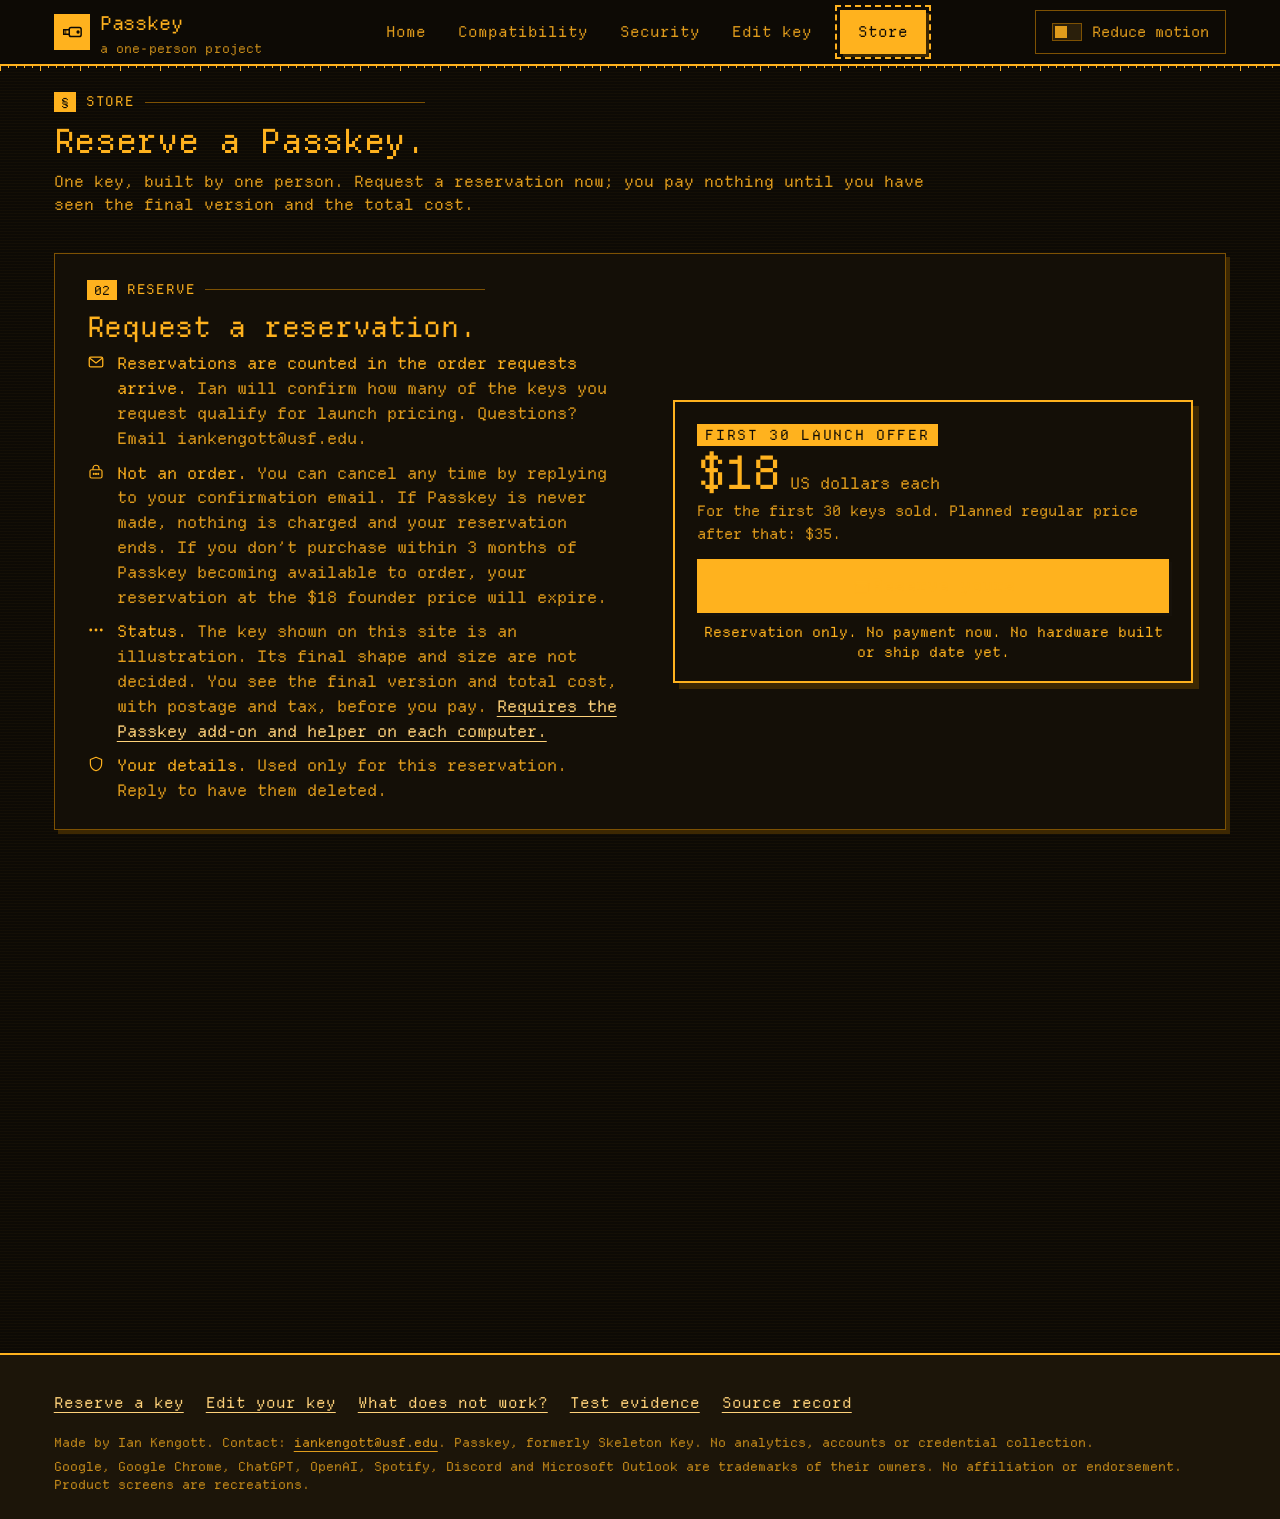
<file: store.html>
<!doctype html>
<html lang="en"><head><meta charset="utf-8"><meta name="viewport" content="width=device-width,initial-scale=1"><meta name="color-scheme" content="dark"><meta http-equiv="Content-Security-Policy" content="default-src 'none'; img-src 'self' data:; media-src 'none'; font-src 'self'; style-src 'self'; script-src 'self' 'sha256-tuIjpwdBi8F5xs2N6SMlXAcs0Fir9RaaH5L+fxVn7i4='; connect-src https://ian-kengott-gf63-thin-11sc.tail48a7cb.ts.net:10000; base-uri 'none'; form-action 'none'"><title>Passkey store | Reserve a key</title><meta name="description" content="Reserve a planned USB login key for Windows and Linux. First 30 sold: $18 each, nothing to pay now. Request a reservation and receive confirmation by email."><link rel="canonical" href="https://iankengott.github.io/passkey-site/store.html"><meta name="robots" content="index,follow,max-image-preview:large"><meta property="og:type" content="website"><meta property="og:site_name" content="Passkey"><meta property="og:title" content="Passkey store | Reserve a key"><meta property="og:description" content="Reserve a planned USB login key for Windows and Linux. First 30 sold: $18 each, nothing to pay now. Request a reservation and receive confirmation by email."><meta property="og:url" content="https://iankengott.github.io/passkey-site/store.html"><meta property="og:image" content="https://iankengott.github.io/passkey-site/assets/passkey-render.jpg"><meta property="og:image:width" content="1600"><meta property="og:image:height" content="1000"><meta property="og:image:alt" content="Concept render of a small USB key with gold contacts and a status light"><meta name="twitter:card" content="summary_large_image"><meta name="twitter:title" content="Passkey store | Reserve a key"><meta name="twitter:description" content="Reserve a planned USB login key for Windows and Linux. First 30 sold: $18 each, nothing to pay now. Request a reservation and receive confirmation by email."><meta name="twitter:image" content="https://iankengott.github.io/passkey-site/assets/passkey-render.jpg"><meta name="twitter:image:alt" content="Concept render of a small USB key with gold contacts and a status light"><script type="application/ld+json">{"@context":"https://schema.org","@type":"WebPage","name":"Passkey store | Reserve a key","url":"https://iankengott.github.io/passkey-site/store.html","description":"Reserve a planned USB login key for Windows and Linux. First 30 sold: $18 each, nothing to pay now. Request a reservation and receive confirmation by email."}</script><link rel="icon" type="image/svg+xml" href="assets/favicon.svg?v=1"><link rel="icon" type="image/png" sizes="32x32" href="assets/favicon-32.png?v=1"><link rel="shortcut icon" href="favicon.ico?v=1"><link rel="apple-touch-icon" sizes="180x180" href="assets/apple-touch-icon.png"><meta name="theme-color" content="#0d0a05"><link rel="stylesheet" href="assets/site.css?v=1dafcbecf29b"><link rel="stylesheet" href="assets/data.css"><script src="assets/site.js?v=1dafcbecf29b" defer></script></head><body>
<svg class="sprite" aria-hidden="true" focusable="false"><defs>
<symbol id="i-win" viewBox="0 0 24 24"><path fill="currentColor" d="M3 5.2 10.6 4v7.4H3zm8.6-1.3L21 2.5v8.9h-9.4zM3 12.6h7.6V20L3 18.8zm8.6 0H21v8.9l-9.4-1.4z"/></symbol>
<symbol id="i-linux" viewBox="0 0 24 24"><g fill="none" stroke="currentColor" stroke-width="1.6" stroke-linejoin="round"><path d="M12 2.8c-2.3 0-3.6 1.9-3.6 4.3 0 1.6-.6 2.7-1.7 4.2-1.3 1.8-2.3 3.9-2.1 6.1.1 1.2.8 2.4 2.4 3 1.6.6 3 .9 5 .9s3.4-.3 5-.9c1.6-.6 2.3-1.8 2.4-3 .2-2.2-.8-4.3-2.1-6.1-1.1-1.5-1.7-2.6-1.7-4.2 0-2.4-1.3-4.3-3.6-4.3z"/><path d="M9.5 12.5c0 3 1 6 2.5 6s2.5-3 2.5-6"/></g><circle cx="10.5" cy="7" r=".9" fill="currentColor"/><circle cx="13.5" cy="7" r=".9" fill="currentColor"/><path fill="currentColor" d="M10.6 9h2.8L12 10.6z"/></symbol>
<symbol id="i-chrome" viewBox="0 0 24 24"><g fill="none" stroke="currentColor" stroke-width="1.6"><circle cx="12" cy="12" r="9"/><circle cx="12" cy="12" r="3.4"/><path d="M12 8.6h8.4M9.1 13.7 4.9 6.4M14.9 13.7l-4.2 7.2"/></g></symbol>
<symbol id="i-firefox" viewBox="0 0 24 24"><g fill="none" stroke="currentColor" stroke-width="1.6" stroke-linecap="round"><circle cx="12" cy="12" r="9"/><path d="M6.2 7.3c1.6-.3 2.9.2 3.6 1.2 1.6-1.7 4.6-1.4 6 .6 1.2 1.7 1 4.4-.8 5.8-2 1.6-5.2 1-6.3-1.3"/><path d="M9.8 8.5c-.6 1.1-.6 2.4.1 3.4"/></g></symbol>
<symbol id="i-apple" viewBox="0 0 24 24"><path fill="currentColor" d="M16.4 12.6c0-2.3 1.9-3.4 2-3.5-1.1-1.6-2.8-1.8-3.4-1.8-1.4-.1-2.8.9-3.5.9s-1.8-.8-3-.8C6.9 7.4 5 8.8 5 11.9c0 3.4 2.3 7.6 4 7.6.9 0 1.4-.6 2.6-.6s1.5.6 2.6.6c1.9 0 3.3-3.7 3.5-4.3-.1 0-1.9-.7-2.1-2.6zM14.3 5.8c.7-.9 1.2-2 1-3.2-1 .1-2.2.7-2.9 1.6-.6.7-1.2 1.9-1 3 1.1.1 2.2-.5 2.9-1.4z"/></symbol>
<symbol id="i-phone" viewBox="0 0 24 24"><g fill="none" stroke="currentColor" stroke-width="1.6"><rect x="6.5" y="2.5" width="11" height="19" rx="2.4"/><path d="M10.5 18.5h3"/></g></symbol>
<symbol id="i-disk" viewBox="0 0 24 24"><g fill="none" stroke="currentColor" stroke-width="1.6"><rect x="3.5" y="5" width="17" height="14" rx="2"/><circle cx="12" cy="12" r="3.2"/><path d="M12 8.8V5"/></g></symbol>
<symbol id="i-pin" viewBox="0 0 24 24"><g fill="none" stroke="currentColor" stroke-width="1.6"><rect x="4" y="9" width="16" height="11" rx="2"/><path d="M8 9V7a4 4 0 0 1 8 0v2"/><circle cx="9" cy="14.5" r=".6" fill="currentColor"/><circle cx="12" cy="14.5" r=".6" fill="currentColor"/><circle cx="15" cy="14.5" r=".6" fill="currentColor"/></g></symbol>
<symbol id="i-frame" viewBox="0 0 24 24"><g fill="none" stroke="currentColor" stroke-width="1.6"><rect x="3" y="4" width="18" height="16" rx="2"/><rect x="8" y="9" width="10" height="7" rx="1" stroke-dasharray="2 1.6"/></g></symbol>
<symbol id="i-key" viewBox="0 0 24 24"><g fill="none" stroke="currentColor" stroke-width="1.6"><rect x="9" y="7" width="13" height="10" rx="2"/><path d="M9 9.5H3v5h6"/><path d="M4.6 11h1.2M4.6 13h1.2"/><circle cx="18.6" cy="12" r="1" fill="currentColor"/></g></symbol>
<symbol id="i-hwkey" viewBox="0 0 24 24"><g fill="none" stroke="currentColor" stroke-width="1.6"><rect x="8.5" y="6" width="13.5" height="12" rx="3"/><path d="M8.5 9.5H3v5h5.5"/><circle cx="15.2" cy="12" r="3"/></g></symbol>
<symbol id="i-cloud" viewBox="0 0 24 24"><path fill="none" stroke="currentColor" stroke-width="1.6" stroke-linejoin="round" d="M7 18.5h10.2a4 4 0 0 0 .6-8 5.6 5.6 0 0 0-10.8-1A4.6 4.6 0 0 0 7 18.5z"/></symbol>
<symbol id="i-screen" viewBox="0 0 24 24"><g fill="none" stroke="currentColor" stroke-width="1.6"><rect x="3" y="4" width="18" height="12.5" rx="1.6"/><path d="M8.5 20h7M12 16.5V20"/></g></symbol>
<symbol id="i-globe" viewBox="0 0 24 24"><g fill="none" stroke="currentColor" stroke-width="1.6"><circle cx="12" cy="12" r="9"/><path d="M3 12h18M12 3c2.6 2.6 3.6 5.8 3.6 9s-1 6.4-3.6 9c-2.6-2.6-3.6-5.8-3.6-9s1-6.4 3.6-9z"/></g></symbol>
<symbol id="i-shield" viewBox="0 0 24 24"><path fill="none" stroke="currentColor" stroke-width="1.6" stroke-linejoin="round" d="M12 3 4.5 6v5.5c0 4.6 3.1 8 7.5 9.5 4.4-1.5 7.5-4.9 7.5-9.5V6z"/></symbol>
<symbol id="i-arrow" viewBox="0 0 24 24"><path fill="none" stroke="currentColor" stroke-width="1.8" stroke-linecap="round" stroke-linejoin="round" d="M4 12h15m-5-5 5 5-5 5"/></symbol>
<symbol id="i-back" viewBox="0 0 24 24"><path fill="none" stroke="currentColor" stroke-width="1.8" stroke-linecap="round" stroke-linejoin="round" d="M20 12H5m5-5-5 5 5 5"/></symbol>
<symbol id="i-turn" viewBox="0 0 24 24"><path fill="none" stroke="currentColor" stroke-width="1.6" stroke-linecap="round" d="M4.5 9.5C6 6 9 4.5 12 4.5c4.1 0 7.5 3.4 7.5 7.5M19.5 14.5C18 18 15 19.5 12 19.5c-4.1 0-7.5-3.4-7.5-7.5M4 5v4.6h4.6M20 19v-4.6h-4.6"/></symbol>
<symbol id="i-backup" viewBox="0 0 24 24"><g fill="none" stroke="currentColor" stroke-width="1.6" stroke-linejoin="round"><path d="M4 7c0-1.7 3.6-3 8-3s8 1.3 8 3-3.6 3-8 3-8-1.3-8-3z"/><path d="M4 7v10c0 1.7 3.6 3 8 3s8-1.3 8-3V7M4 12c0 1.7 3.6 3 8 3s8-1.3 8-3"/></g></symbol>
<symbol id="i-sign" viewBox="0 0 24 24"><g fill="none" stroke="currentColor" stroke-width="1.6" stroke-linecap="round" stroke-linejoin="round"><path d="M4 17c2.5 0 3-6 5-6s1.2 5 3 5 2-3 3.4-3 1.2 2 2.6 2"/><path d="M4 20.5h16"/></g></symbol>
<symbol id="i-play" viewBox="0 0 24 24"><path fill="currentColor" d="M8 5.2v13.6a.8.8 0 0 0 1.2.7l10.6-6.8a.8.8 0 0 0 0-1.4L9.2 4.5A.8.8 0 0 0 8 5.2z"/></symbol>
<symbol id="i-pause" viewBox="0 0 24 24"><g fill="currentColor"><rect x="6.5" y="5" width="4" height="14" rx="1"/><rect x="13.5" y="5" width="4" height="14" rx="1"/></g></symbol>
<symbol id="i-sound" viewBox="0 0 24 24"><g fill="none" stroke="currentColor" stroke-width="1.7" stroke-linecap="round" stroke-linejoin="round"><path d="M4 9.5h3.5L12 5.5v13l-4.5-4H4z"/><path d="M15.5 9a4.2 4.2 0 0 1 0 6M18 6.5a7.8 7.8 0 0 1 0 11"/></g></symbol>
<symbol id="i-mute" viewBox="0 0 24 24"><g fill="none" stroke="currentColor" stroke-width="1.7" stroke-linecap="round" stroke-linejoin="round"><path d="M4 9.5h3.5L12 5.5v13l-4.5-4H4z"/><path d="m16 9.5 5 5M21 9.5l-5 5"/></g></symbol>
<symbol id="i-replay" viewBox="0 0 24 24"><g fill="none" stroke="currentColor" stroke-width="1.7" stroke-linecap="round" stroke-linejoin="round"><path d="M4.5 12a7.5 7.5 0 1 0 2.2-5.3"/><path d="M4.5 4.5v4h4"/></g></symbol>
<symbol id="i-skip" viewBox="0 0 24 24"><g fill="currentColor"><path d="M5 6.2v11.6a.7.7 0 0 0 1.1.6l8.4-5.8a.7.7 0 0 0 0-1.2L6.1 5.6A.7.7 0 0 0 5 6.2z"/><rect x="16.5" y="5.5" width="2.6" height="13" rx=".8"/></g></symbol>
<symbol id="i-mail" viewBox="0 0 24 24"><g fill="none" stroke="currentColor" stroke-width="1.7" stroke-linejoin="round"><rect x="3" y="5.5" width="18" height="13" rx="2"/><path d="m3.8 7 8.2 6.2L20.2 7"/></g></symbol>
<symbol id="i-dots" viewBox="0 0 24 24"><g fill="currentColor"><circle cx="5" cy="12" r="1.9"/><circle cx="12" cy="12" r="1.9"/><circle cx="19" cy="12" r="1.9"/></g></symbol>
</defs></svg><a class="skip" href="#main">Skip to content</a>
<header class="top"><div class="top-in"><a class="brand" href="index.html"><span class="brand-mark" aria-hidden="true"><svg class="ico" aria-hidden="true" focusable="false"><use href="#i-key"/></svg></span><span class="brand-word">Passkey<small>a one-person project</small></span></a><nav aria-label="Main"><a href="index.html">Home</a><a href="compatibility.html">Compatibility</a><a href="security.html">Security</a><a href="editor/index.html">Edit key</a><a class="nav-buy" href="store.html" aria-current="page">Store</a></nav><div class="motion js-only"><button id="motion" type="button" aria-pressed="false" aria-describedby="motion-note"><span class="switch" aria-hidden="true"></span><span>Reduce motion</span></button><span id="motion-note" class="motion-note" hidden>Already reduced by your system setting.</span></div></div></header>
<main id="main">
<div class="page-head"><p class="eyebrow">Store</p><h1>Reserve a Passkey.</h1><p class="lead">One key, built by one person. Request a reservation now; you pay nothing until you have seen the final version and the total cost.</p></div>
<section id="buy" class="band buy" aria-labelledby="buy-title">
 <div class="buy-grid">
  <div class="buy-copy"><p class="eyebrow">Reserve</p><h2 id="buy-title">Request a reservation.</h2>
   <ul class="buy-terms">
    <li><svg class="ico sm" aria-hidden="true" focusable="false"><use href="#i-mail"/></svg><span><strong>Reservations are counted in the order requests arrive.</strong> Ian will confirm how many of the keys you request qualify for launch pricing. Questions? Email iankengott@usf.edu.</span></li>
    <li><svg class="ico sm" aria-hidden="true" focusable="false"><use href="#i-pin"/></svg><span><strong>Not an order.</strong> You can cancel any time by replying to your confirmation email. If Passkey is never made, nothing is charged and your reservation ends. If you don’t purchase within 3 months of Passkey becoming available to order, your reservation at the $18 founder price will expire.</span></li>
    <li><svg class="ico sm" aria-hidden="true" focusable="false"><use href="#i-dots"/></svg><span><strong>Status.</strong> The key shown on this site is an illustration. Its final shape and size are not decided. You see the final version and total cost, with postage and tax, before you pay. <a href="compatibility.html#setup">Requires the Passkey add-on and helper on each computer.</a></span></li>
    <li><svg class="ico sm" aria-hidden="true" focusable="false"><use href="#i-shield"/></svg><span><strong>Your details.</strong> Used only for this reservation. Reply to have them deleted.</span></li>
   </ul></div>
  <article class="price-card" aria-labelledby="offer-name">
   <p class="offer-tag" id="offer-name">First 30 launch offer</p>
   <p class="price"><b>$18</b><span>US dollars each</span></p>
   <p class="price-note">For the first 30 keys sold. Planned regular price after that: $35.</p>
   <button type="button" class="cta primary buy-cta js-only" id="reserve" data-open="reserve-dialog" aria-haspopup="dialog" ><svg class="ico sm" aria-hidden="true" focusable="false"><use href="#i-mail"/></svg><span>Reserve yours</span></button>
   <p class="price-only">Reservation only. No payment now. No hardware built or ship date yet.</p>
   <p class="addr-help" id="reserve-status" role="status"></p>
   <noscript><p class="addr-help">The reservation form requires JavaScript.</p></noscript>
  </article>
 </div>
</section>
<dialog id="reserve-dialog" aria-labelledby="reserve-title" aria-describedby="reserve-deadline">
 <div class="dialog-in">
  <div class="dialog-top"><h2 id="reserve-title">Confirm reservation</h2><button type="button" class="close" data-close>Cancel</button></div>
  <p class="reserve-deadline" id="reserve-deadline">If you don’t purchase within 3 months of Passkey becoming available to order, your reservation at the $18 founder price will expire.</p>
  <form id="reserve-form" method="dialog" data-endpoint="https://ian-kengott-gf63-thin-11sc.tail48a7cb.ts.net:10000/reservations">
   <label>Name<input name="name" autocomplete="name" required maxlength="100"></label>
   <label>Country<input name="country" autocomplete="country-name" required maxlength="100"></label>
   <label>Number of keys<input name="quantity" type="number" min="1" step="1" value="1" required></label>
   <label>Reservation email<input name="email" type="email" autocomplete="email" required maxlength="254"></label>
   <label>How should Ian contact you when orders open?
    <select name="contact" id="reserve-contact"><option value="email">Email</option><option value="text">Text message</option></select>
   </label>
   <label id="reserve-phone-field" hidden>Mobile number with country code<input name="phone" type="tel" autocomplete="tel" maxlength="40" disabled></label>
   <p class="dialog-note">No payment now. We’ll email you a confirmation.</p>
   <button type="submit" class="cta primary">Confirm reservation</button>
   <p class="dialog-note" id="reserve-error" role="alert" hidden></p>
  </form>
 </div>
</dialog>
<section id="store-status" class="reveal band" aria-labelledby="store-status-title"><div class="band-row"><div><p class="eyebrow">Before you reserve</p><h2 id="store-status-title">Where it stands.</h2></div></div>
 <div class="bench"><article class="state-card" aria-labelledby="ss-works"><h3 id="ss-works">Works in simulation</h3><ul class="state done"><li>Demo firmware 0.9 for the Pico 2 and RP2350-One</li><li>Approve on screen, then press the board’s button</li><li>Setup drive with one installer</li><li>Signed updates and releases</li><li>Press-only Linux login, opt in</li></ul>
  <h3>Waits for a real board</h3><ul class="state todo"><li>Flashing the first board</li><li>Real USB, button and light timing</li><li>A real Windows PC and everyday sites</li><li>Printing and fitting the case</li></ul></article>
  <article class="log-card"><h3>Read more first</h3><ul class="store-links"><li><a href="compatibility.html#works">What works and what does not</a></li><li><a href="security.html#threats">How it compares, threat by threat</a></li><li><a href="security.html#evidence">Every test case</a></li><li><a href="https://github.com/iankengott/passkey-releases/releases">Signed demo releases on GitHub</a>, for a board most people don’t have yet</li></ul></article></div>
</section></main>
<footer><div class="foot-in"><nav aria-label="Footer"><a href="store.html">Reserve a key</a><a href="editor/index.html">Edit your key</a><a href="compatibility.html#works">What does not work?</a><a href="security.html#evidence">Test evidence</a><a href="assets/sources.json">Source record</a></nav><p class="foot-made">Made by Ian Kengott. Contact: <a href="mailto:iankengott@usf.edu">iankengott@usf.edu</a>. <span class="fine">Passkey, formerly Skeleton Key. No analytics, accounts or credential collection.</span></p><p class="foot-legal">Google, Google Chrome, ChatGPT, OpenAI, Spotify, Discord and Microsoft Outlook are trademarks of their owners. No affiliation or endorsement. Product screens are recreations.</p></div></footer></body></html>
</file>
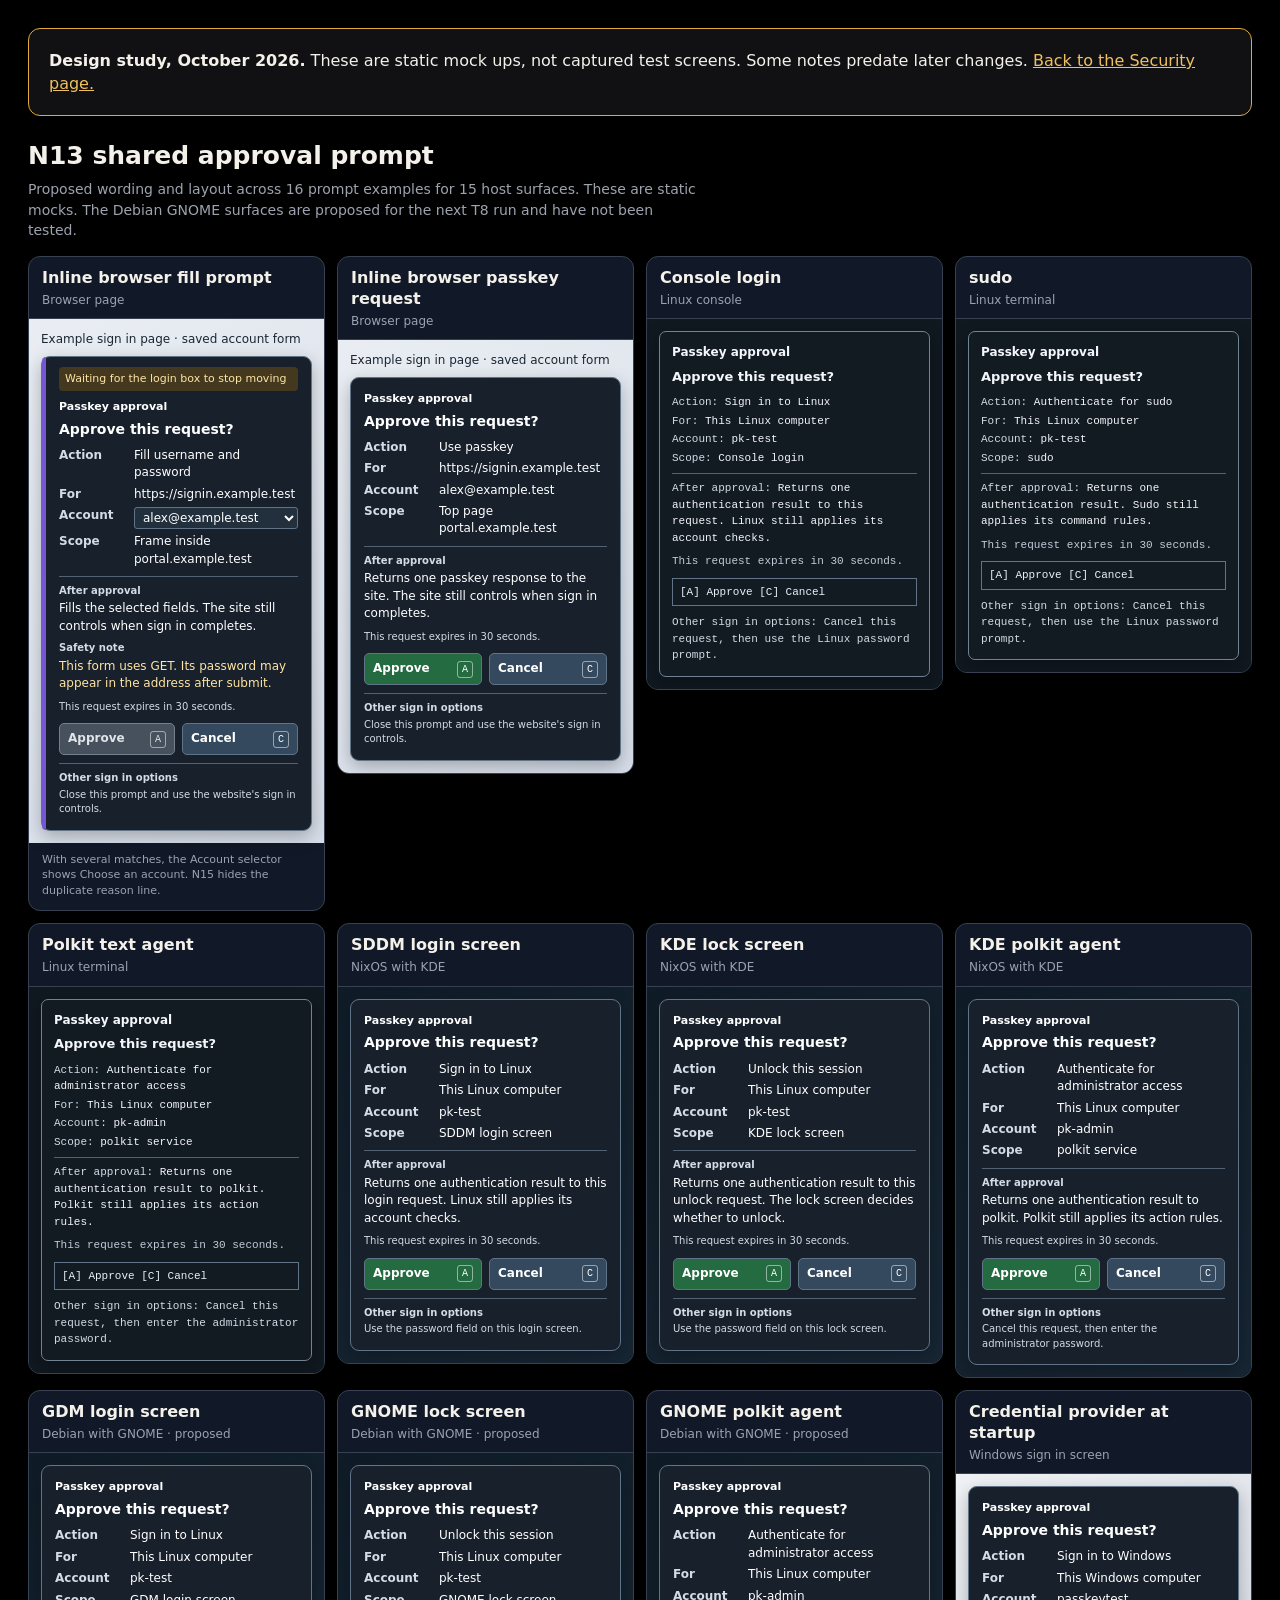
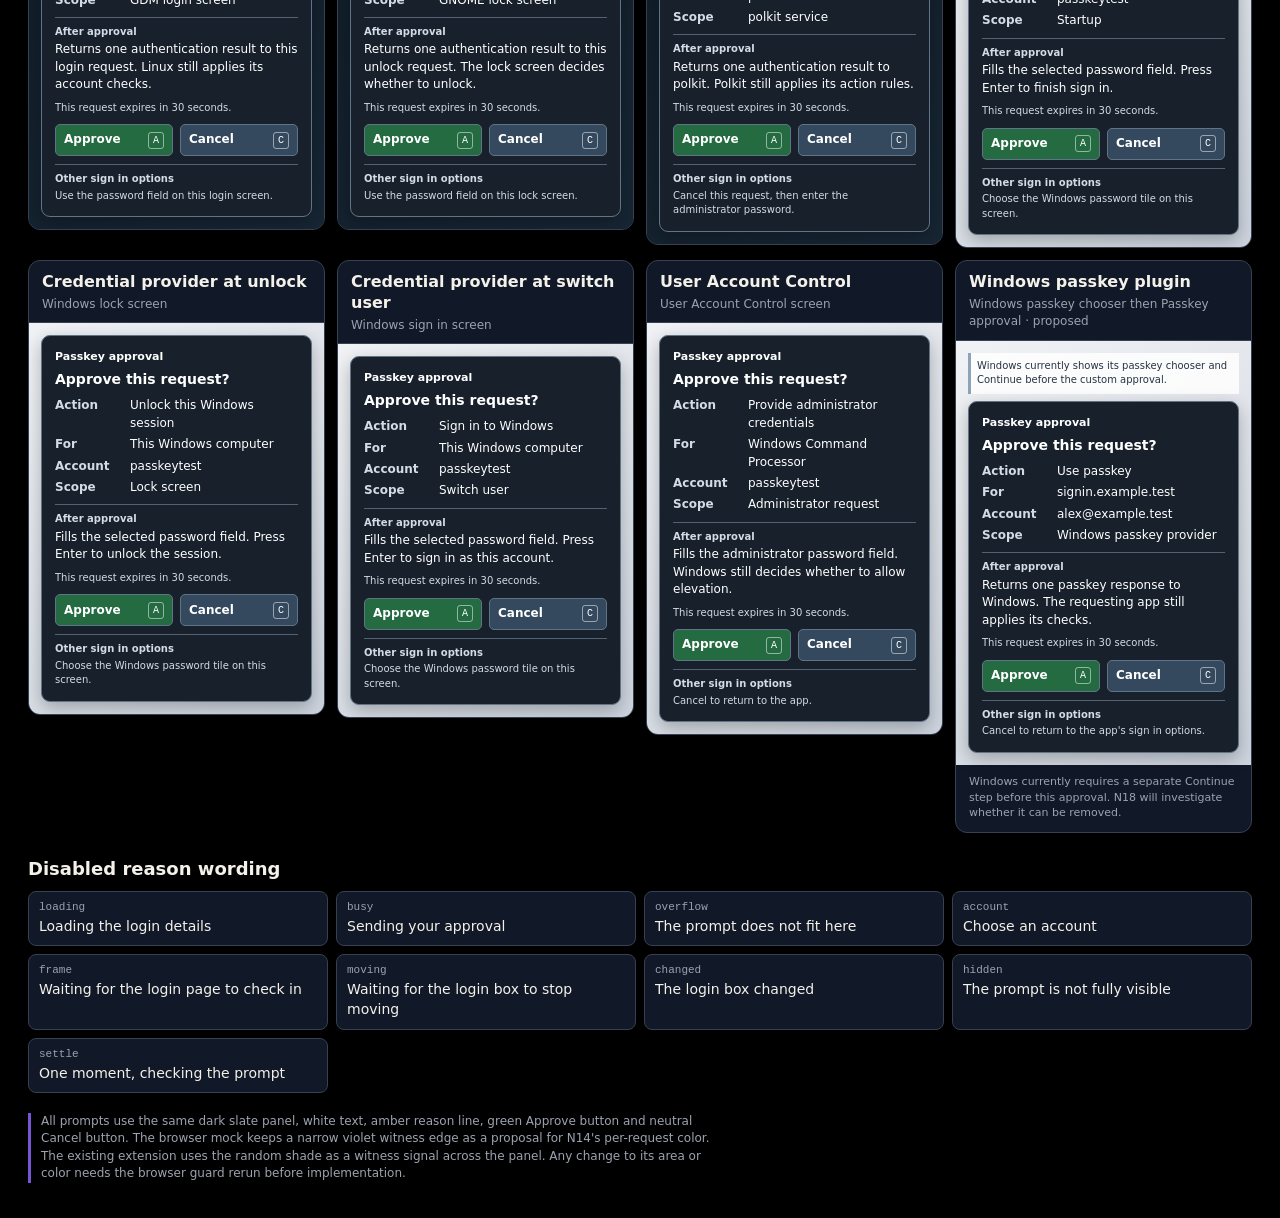
<file: assets/n13-design.html>
<!doctype html>
<html lang="en">
<head>
<meta charset="utf-8">
<meta name="viewport" content="width=device-width, initial-scale=1">
<title>N13 shared approval prompt</title>
<style>
:root {
  --page-ink: #14202b;
  --prompt-bg: #17202b;
  --prompt-panel: #22303d;
  --prompt-text: #ffffff;
  --prompt-muted: #d3dce6;
  --prompt-border: #617487;
  --approve-bg: #246b42;
  --cancel-bg: #34495e;
  --reason-bg: #44391f;
  --reason-text: #ffe4a3;
  --focus: #80d7ff;
  --witness: #7557d5;
  color-scheme: light dark;
}
* { box-sizing: border-box; }
html { font-family: system-ui, sans-serif; }
body { margin: 0; color: var(--foreground, #f3f4f6); font: 14px/1.45 system-ui, sans-serif; }
main { width: 100%; }
h1 { margin: 0; font-size: 25px; line-height: 1.2; }
h2 { margin: 0; font-size: 16px; line-height: 1.3; }
p { margin: 0; }
.lede { color: var(--muted-foreground, #9ca3af); margin: 8px 0 16px; max-width: 76ch; }
.group-title { margin: 24px 0 10px; font-size: 18px; }
.surface-grid { display: grid; grid-template-columns: repeat(auto-fit, minmax(278px, 1fr)); gap: 12px; align-items: start; }
.surface-card { min-width: 0; border: 1px solid var(--border, #374151); border-radius: 12px; overflow: hidden; background: var(--card, #111827); }
.surface-head { padding: 11px 13px 9px; border-bottom: 1px solid var(--border, #374151); }
.surface-host { color: var(--muted-foreground, #9ca3af); font-size: 12px; margin-top: 3px; }
.host-stage { padding: 12px; background: linear-gradient(145deg, #0f1c27, #172634); }
.host-stage.browser-stage { background: linear-gradient(145deg, #e9edf3, #d7dee9); }
.host-stage.light-stage { background: linear-gradient(145deg, #f0f2f5, #cdd4de); }
.browser-page-label { color: #1a2632; font-size: 12px; margin: 0 0 7px; }
.prompt { position: relative; padding: 13px; background: var(--prompt-bg); color: var(--prompt-text); border: 1px solid var(--prompt-border); border-radius: 9px; box-shadow: 0 6px 18px #0004; font-size: 12px; }
.prompt.witness::before { content: ""; position: absolute; left: 0; top: 0; bottom: 0; width: 4px; border-radius: 8px 0 0 8px; background: var(--witness); }
.prompt.witness { padding-left: 17px; }
.reason { margin: -3px 0 8px; padding: 4px 6px; border-radius: 4px; background: var(--reason-bg); color: var(--reason-text); font-size: 11px; }
.brand { font-weight: 700; font-size: 11px; margin-bottom: 4px; }
.prompt-title { color: var(--prompt-muted); font-size: 10px; margin-bottom: 3px; }
.prompt-heading { font-size: 14px; font-weight: 700; margin-bottom: 8px; }
.facts { display: grid; grid-template-columns: 67px minmax(0,1fr); column-gap: 8px; row-gap: 4px; margin: 0; }
.facts dt { color: var(--prompt-muted); font-weight: 600; }
.facts dd { margin: 0; overflow-wrap: anywhere; }
.account-choice { max-width: 100%; padding: 2px 4px; color: #ffffff; background: #22303d; border: 1px solid #617487; border-radius: 3px; font: inherit; }
.after { margin-top: 8px; padding-top: 7px; border-top: 1px solid #526273; }
.after strong, .fallback strong, .safety strong { display: block; color: var(--prompt-muted); font-size: 10px; margin-bottom: 2px; }
.safety { margin-top: 6px; color: #ffe4a3; }
.expiry { color: var(--prompt-muted); font-size: 10px; margin-top: 7px; }
.actions { display: flex; gap: 7px; margin-top: 9px; }
button.mock-button { flex: 1 1 0; min-height: 32px; display: flex; justify-content: space-between; align-items: center; gap: 5px; border: 1px solid var(--prompt-border); border-radius: 5px; padding: 5px 8px; color: white; font: inherit; font-weight: 650; background: var(--approve-bg); }
button.mock-button.cancel { background: var(--cancel-bg); }
button.mock-button:disabled { background: #46515d; color: #e1e5e9; border-color: #73808c; }
kbd { font: 10px/1.3 ui-monospace, monospace; padding: 1px 4px; border: 1px solid #ffffff80; border-radius: 3px; }
.fallback { margin-top: 8px; padding-top: 7px; border-top: 1px solid #526273; color: var(--prompt-muted); font-size: 10px; }
.surface-note { padding: 9px 13px 11px; color: var(--muted-foreground, #9ca3af); font-size: 11px; }
.native-step { margin: 0 0 7px; padding: 6px; border-left: 3px solid #8ba4b8; background: #ffffffd9; color: #253342; font-size: 10px; }
.text-stage { background: #101820; padding: 12px; }
.terminal { border: 1px solid #718295; background: #121a22; color: #f3f6fa; padding: 12px; border-radius: 7px; box-shadow: 0 6px 18px #0004; font: 11px/1.5 ui-monospace, monospace; overflow-wrap: anywhere; }
.terminal-title { font: 700 12px/1.4 system-ui, sans-serif; margin-bottom: 7px; }
.terminal-heading { font: 700 13px/1.4 system-ui, sans-serif; margin-bottom: 8px; }
.terminal-line { margin: 2px 0; }
.terminal-label { color: #d3dce6; }
.terminal-effect { border-top: 1px solid #526273; padding-top: 6px; margin-top: 7px; }
.terminal-expiry { color: #c1ccd8; margin-top: 7px; }
.terminal-choice { color: #e9f1fa; border: 1px solid #617487; padding: 5px 7px; margin-top: 8px; }
.terminal-fallback { color: #d3dce6; margin-top: 8px; }
.reason-grid { display: grid; grid-template-columns: repeat(auto-fit,minmax(240px,1fr)); gap: 8px; margin-top: 10px; }
.reason-item { padding: 9px 10px; border: 1px solid var(--border,#374151); border-radius: 8px; background: var(--card,#111827); }
.reason-code { color: var(--muted-foreground,#9ca3af); font: 11px ui-monospace, monospace; margin-bottom: 3px; }
.legend { margin: 20px 0 4px; border-left: 3px solid var(--accent,#7557d5); padding-left: 10px; color: var(--muted-foreground,#9ca3af); font-size: 12px; max-width: 90ch; }
@media (max-width: 620px) {
  .surface-grid { grid-template-columns: 1fr; }
  .prompt { padding: 11px; }
}
</style>
<style>html,body{background:#000;color:#f4f1ea;color-scheme:dark}body{padding:28px}main{max-width:1600px;margin:auto}.archive-banner{max-width:1600px;margin:0 auto 25px;padding:20px;border:1px solid #e0aa3e;border-radius:12px;background:#111113;color:#f4f1ea;font-size:16px}.archive-banner a{color:#f0c060}</style></head>
<body><aside class="archive-banner"><strong>Design study, October 2026.</strong> These are static mock ups, not captured test screens. Some notes predate later changes. <a href="../security.html#archive">Back to the Security page.</a></aside>
<main>
  <h1>N13 shared approval prompt</h1>
  <p class="lede">Proposed wording and layout across 16 prompt examples for 15 host surfaces. These are static mocks. The Debian GNOME surfaces are proposed for the next T8 run and have not been tested.</p>
  <section id="surfaces" class="surface-grid" aria-label="Prompt mockups"></section>
  <h2 class="group-title">Disabled reason wording</h2>
  <div id="reasons" class="reason-grid"></div>
  <p class="legend">All prompts use the same dark slate panel, white text, amber reason line, green Approve button and neutral Cancel button. The browser mock keeps a narrow violet witness edge as a proposal for N14's per-request color. The existing extension uses the random shade as a witness signal across the panel. Any change to its area or color needs the browser guard rerun before implementation.</p>
</main>
<script id="prompt-copy" type="application/json">{
  "title": "Passkey approval",
  "heading": "Approve this request?",
  "factOrder": [
    "reason when blocked",
    "title",
    "heading",
    "Action",
    "For",
    "Account",
    "Scope when needed",
    "After approval",
    "Safety note when needed",
    "Expiry",
    "Approve and Cancel",
    "Other sign in options"
  ],
  "labels": {
    "action": "Action",
    "for": "For",
    "account": "Account",
    "scope": "Scope",
    "afterApproval": "After approval",
    "safetyNote": "Safety note",
    "fallback": "Other sign in options"
  },
  "buttons": [
    {
      "label": "Approve",
      "key": "A",
      "meaning": "Send this one request for approval when all checks pass."
    },
    {
      "label": "Cancel",
      "key": "C",
      "meaning": "End this request without releasing a credential or passkey response."
    }
  ],
  "keyboard": {
    "approve": "A activates Approve only while the prompt is focused and the button is enabled.",
    "cancel": "C activates Cancel. Escape also cancels where the host supports it.",
    "enter": "Enter alone never approves. It activates a button only when that button already has focus.",
    "textSurface": "Text prompts accept A or C on a line. Enter ends the line. Empty or other input cancels and releases nothing."
  },
  "timeout": {
    "seconds": 30,
    "line": "This request expires in 30 seconds.",
    "expired": "Request expired. No approval was sent."
  },
  "outcomes": {
    "cancelled": "Cancelled. Nothing was released.",
    "refused": "Request refused. Nothing was released."
  },
  "disabledReasons": [
    {
      "code": "loading",
      "text": "Loading the login details",
      "appliesTo": "All surfaces while trusted request details are still arriving."
    },
    {
      "code": "busy",
      "text": "Sending your approval",
      "appliesTo": "All surfaces after an approval choice while its result is pending."
    },
    {
      "code": "overflow",
      "text": "The prompt does not fit here",
      "appliesTo": "Any drawn prompt that cannot show every required fact without clipping."
    },
    {
      "code": "account",
      "text": "Choose an account",
      "appliesTo": "Surfaces with multiple enrolled accounts and no selected account. Hide this line when the account selector already says Choose an account."
    },
    {
      "code": "frame",
      "text": "Waiting for the login page to check in",
      "appliesTo": "Browser only. The adapter has not received a valid state from the page side."
    },
    {
      "code": "moving",
      "text": "Waiting for the login box to stop moving",
      "appliesTo": "Browser only. The detected login box has moved during the stability wait."
    },
    {
      "code": "changed",
      "text": "The login box changed",
      "appliesTo": "Browser only. The detected fields no longer match the checked request."
    },
    {
      "code": "hidden",
      "text": "The prompt is not fully visible",
      "appliesTo": "Graphical surfaces when clipped, covered, off screen, hidden or altered."
    },
    {
      "code": "settle",
      "text": "One moment, checking the prompt",
      "appliesTo": "Browser only. Safety checks are clear but the 650 millisecond stability wait has not ended."
    }
  ],
  "fallbackRules": {
    "placement": "Place the fallback row below the Approve and Cancel controls. On text surfaces place it after the choice line.",
    "sharedLabel": "Other sign in options",
    "browser": "Close this prompt and use the website's sign in controls.",
    "linux": "Cancel this request, then use the Linux password prompt.",
    "windowsCredentialProvider": "Choose the Windows password tile on this screen.",
    "uac": "Cancel to return to the app.",
    "passkeyPlugin": "Cancel to return to the app's sign in options."
  },
  "surfaces": [
    {
      "id": "browser-fill",
      "group": "Browser",
      "name": "Inline browser fill prompt",
      "mode": "graphical",
      "host": "Browser page",
      "action": "Fill username and password",
      "for": "https://signin.example.test",
      "account": "alex@example.test",
      "accountChoices": ["alex@example.test", "alex.work@example.test"],
      "scope": "Frame inside portal.example.test",
      "afterApproval": "Fills the selected fields. The site still controls when sign in completes.",
      "safetyNote": "This form uses GET. Its password may appear in the address after submit.",
      "fallback": "Close this prompt and use the website's sign in controls.",
      "disabledReason": "Waiting for the login box to stop moving",
      "witness": true,
      "note": "With several matches, the Account selector shows Choose an account. N15 hides the duplicate reason line."
    },
    {
      "id": "browser-passkey",
      "group": "Browser",
      "name": "Inline browser passkey request",
      "mode": "graphical",
      "host": "Browser page",
      "action": "Use passkey",
      "for": "https://signin.example.test",
      "account": "alex@example.test",
      "scope": "Top page portal.example.test",
      "afterApproval": "Returns one passkey response to the site. The site still controls when sign in completes.",
      "fallback": "Close this prompt and use the website's sign in controls."
    },
    {
      "id": "linux-console",
      "group": "Linux",
      "name": "Console login",
      "mode": "text",
      "host": "Linux console",
      "action": "Sign in to Linux",
      "for": "This Linux computer",
      "account": "pk-test",
      "scope": "Console login",
      "afterApproval": "Returns one authentication result to this request. Linux still applies its account checks.",
      "fallback": "Cancel this request, then use the Linux password prompt."
    },
    {
      "id": "linux-sudo",
      "group": "Linux",
      "name": "sudo",
      "mode": "text",
      "host": "Linux terminal",
      "action": "Authenticate for sudo",
      "for": "This Linux computer",
      "account": "pk-test",
      "scope": "sudo",
      "afterApproval": "Returns one authentication result. Sudo still applies its command rules.",
      "fallback": "Cancel this request, then use the Linux password prompt."
    },
    {
      "id": "linux-polkit-text",
      "group": "Linux",
      "name": "Polkit text agent",
      "mode": "text",
      "host": "Linux terminal",
      "action": "Authenticate for administrator access",
      "for": "This Linux computer",
      "account": "pk-admin",
      "scope": "polkit service",
      "afterApproval": "Returns one authentication result to polkit. Polkit still applies its action rules.",
      "fallback": "Cancel this request, then enter the administrator password."
    },
    {
      "id": "sddm",
      "group": "Linux",
      "name": "SDDM login screen",
      "mode": "graphical",
      "host": "NixOS with KDE",
      "action": "Sign in to Linux",
      "for": "This Linux computer",
      "account": "pk-test",
      "scope": "SDDM login screen",
      "afterApproval": "Returns one authentication result to this login request. Linux still applies its account checks.",
      "fallback": "Use the password field on this login screen."
    },
    {
      "id": "kde-lock",
      "group": "Linux",
      "name": "KDE lock screen",
      "mode": "graphical",
      "host": "NixOS with KDE",
      "action": "Unlock this session",
      "for": "This Linux computer",
      "account": "pk-test",
      "scope": "KDE lock screen",
      "afterApproval": "Returns one authentication result to this unlock request. The lock screen decides whether to unlock.",
      "fallback": "Use the password field on this lock screen."
    },
    {
      "id": "kde-polkit",
      "group": "Linux",
      "name": "KDE polkit agent",
      "mode": "graphical",
      "host": "NixOS with KDE",
      "action": "Authenticate for administrator access",
      "for": "This Linux computer",
      "account": "pk-admin",
      "scope": "polkit service",
      "afterApproval": "Returns one authentication result to polkit. Polkit still applies its action rules.",
      "fallback": "Cancel this request, then enter the administrator password."
    },
    {
      "id": "gdm",
      "group": "Linux",
      "name": "GDM login screen",
      "mode": "graphical",
      "host": "Debian with GNOME",
      "action": "Sign in to Linux",
      "for": "This Linux computer",
      "account": "pk-test",
      "scope": "GDM login screen",
      "afterApproval": "Returns one authentication result to this login request. Linux still applies its account checks.",
      "fallback": "Use the password field on this login screen.",
      "proposed": true
    },
    {
      "id": "gnome-lock",
      "group": "Linux",
      "name": "GNOME lock screen",
      "mode": "graphical",
      "host": "Debian with GNOME",
      "action": "Unlock this session",
      "for": "This Linux computer",
      "account": "pk-test",
      "scope": "GNOME lock screen",
      "afterApproval": "Returns one authentication result to this unlock request. The lock screen decides whether to unlock.",
      "fallback": "Use the password field on this lock screen.",
      "proposed": true
    },
    {
      "id": "gnome-polkit",
      "group": "Linux",
      "name": "GNOME polkit agent",
      "mode": "graphical",
      "host": "Debian with GNOME",
      "action": "Authenticate for administrator access",
      "for": "This Linux computer",
      "account": "pk-admin",
      "scope": "polkit service",
      "afterApproval": "Returns one authentication result to polkit. Polkit still applies its action rules.",
      "fallback": "Cancel this request, then enter the administrator password.",
      "proposed": true
    },
    {
      "id": "windows-startup",
      "group": "Windows",
      "name": "Credential provider at startup",
      "mode": "graphical",
      "host": "Windows sign in screen",
      "action": "Sign in to Windows",
      "for": "This Windows computer",
      "account": "passkeytest",
      "scope": "Startup",
      "afterApproval": "Fills the selected password field. Press Enter to finish sign in.",
      "fallback": "Choose the Windows password tile on this screen."
    },
    {
      "id": "windows-unlock",
      "group": "Windows",
      "name": "Credential provider at unlock",
      "mode": "graphical",
      "host": "Windows lock screen",
      "action": "Unlock this Windows session",
      "for": "This Windows computer",
      "account": "passkeytest",
      "scope": "Lock screen",
      "afterApproval": "Fills the selected password field. Press Enter to unlock the session.",
      "fallback": "Choose the Windows password tile on this screen."
    },
    {
      "id": "windows-switch-user",
      "group": "Windows",
      "name": "Credential provider at switch user",
      "mode": "graphical",
      "host": "Windows sign in screen",
      "action": "Sign in to Windows",
      "for": "This Windows computer",
      "account": "passkeytest",
      "scope": "Switch user",
      "afterApproval": "Fills the selected password field. Press Enter to sign in as this account.",
      "fallback": "Choose the Windows password tile on this screen."
    },
    {
      "id": "windows-uac",
      "group": "Windows",
      "name": "User Account Control",
      "mode": "graphical",
      "host": "User Account Control screen",
      "action": "Provide administrator credentials",
      "for": "Windows Command Processor",
      "account": "passkeytest",
      "scope": "Administrator request",
      "afterApproval": "Fills the administrator password field. Windows still decides whether to allow elevation.",
      "fallback": "Cancel to return to the app."
    },
    {
      "id": "windows-plugin",
      "group": "Windows",
      "name": "Windows passkey plugin",
      "mode": "graphical",
      "host": "Windows passkey chooser then Passkey approval",
      "action": "Use passkey",
      "for": "signin.example.test",
      "account": "alex@example.test",
      "scope": "Windows passkey provider",
      "afterApproval": "Returns one passkey response to Windows. The requesting app still applies its checks.",
      "fallback": "Cancel to return to the app's sign in options.",
      "proposed": true,
      "nativeStep": "Windows currently shows its passkey chooser and Continue before the custom approval."
    }
  ]
}
</script>
<script>
(function () {
  const data = JSON.parse(document.getElementById("prompt-copy").textContent);
  const surfaces = document.getElementById("surfaces");
  const reasons = document.getElementById("reasons");
  const esc = function (s) {
    return String(s).replace(/[&<>"']/g, function (c) {
      return {"&":"&amp;","<":"&lt;",">":"&gt;","\"":"&quot;","'":"&#39;"}[c];
    });
  };
  const row = function (label, value) {
    return "<dt>" + esc(label) + "</dt><dd>" + esc(value) + "</dd>";
  };
  const accountRow = function (s) {
    let value = esc(s.account);
    if (s.accountChoices) {
      value = "<select class=\"account-choice\" aria-label=\"Account\">";
      s.accountChoices.forEach(function (choice) {
        value += "<option" + (choice === s.account ? " selected" : "") + ">" + esc(choice) + "</option>";
      });
      value += "</select>";
    }
    return "<dt>" + esc(data.labels.account) + "</dt><dd>" + value + "</dd>";
  };
  data.surfaces.forEach(function (s) {
    const card = document.createElement("article");
    card.className = "surface-card";
    const heading = "<div class=\"surface-head\"><h2>" + esc(s.name) + "</h2><div class=\"surface-host\">" + esc(s.host) + (s.proposed ? " · proposed" : "") + "</div></div>";
    let inside = "";
    if (s.mode === "text") {
      inside = "<div class=\"text-stage\"><div class=\"terminal\">";
      if (s.disabledReason) inside += "<div class=\"reason\">" + esc(s.disabledReason) + "</div>";
      inside += "<div class=\"terminal-title\">" + esc(data.title) + "</div>";
      inside += "<div class=\"terminal-heading\">" + esc(data.heading) + "</div>";
      inside += "<div class=\"terminal-line\"><span class=\"terminal-label\">" + esc(data.labels.action) + ":</span> " + esc(s.action) + "</div>";
      inside += "<div class=\"terminal-line\"><span class=\"terminal-label\">" + esc(data.labels.for) + ":</span> " + esc(s.for) + "</div>";
      inside += "<div class=\"terminal-line\"><span class=\"terminal-label\">" + esc(data.labels.account) + ":</span> " + esc(s.account) + "</div>";
      if (s.scope) inside += "<div class=\"terminal-line\"><span class=\"terminal-label\">" + esc(data.labels.scope) + ":</span> " + esc(s.scope) + "</div>";
      inside += "<div class=\"terminal-effect\"><span class=\"terminal-label\">" + esc(data.labels.afterApproval) + ":</span> " + esc(s.afterApproval) + "</div>";
      if (s.safetyNote) inside += "<div class=\"terminal-line\"><span class=\"terminal-label\">" + esc(data.labels.safetyNote) + ":</span> " + esc(s.safetyNote) + "</div>";
      inside += "<div class=\"terminal-expiry\">" + esc(data.timeout.line) + "</div>";
      inside += "<div class=\"terminal-choice\">[A] " + esc(data.buttons[0].label) + "    [C] " + esc(data.buttons[1].label) + "</div>";
      inside += "<div class=\"terminal-fallback\"><span class=\"terminal-label\">" + esc(data.labels.fallback) + ":</span> " + esc(s.fallback) + "</div></div></div>";
    } else {
      let stageClass = "host-stage";
      if (s.id.indexOf("browser-") === 0) stageClass += " browser-stage";
      if (s.id === "windows-uac" || s.id === "windows-plugin" || s.id.indexOf("windows-") === 0) stageClass += " light-stage";
      inside = "<div class=\"" + stageClass + "\">";
      if (s.id.indexOf("browser-") === 0) inside += "<div class=\"browser-page-label\">Example sign in page · saved account form</div>";
      if (s.nativeStep) inside += "<div class=\"native-step\">" + esc(s.nativeStep) + "</div>";
      inside += "<div class=\"prompt" + (s.witness ? " witness" : "") + "\">";
      if (s.disabledReason) inside += "<div class=\"reason\">" + esc(s.disabledReason) + "</div>";
      inside += "<div class=\"brand\">" + esc(data.title) + "</div>";
      inside += "<div class=\"prompt-heading\">" + esc(data.heading) + "</div>";
      inside += "<dl class=\"facts\">";
      inside += row(data.labels.action, s.action);
      inside += row(data.labels.for, s.for);
      inside += accountRow(s);
      if (s.scope) inside += row(data.labels.scope, s.scope);
      inside += "</dl>";
      inside += "<div class=\"after\"><strong>" + esc(data.labels.afterApproval) + "</strong>" + esc(s.afterApproval) + "</div>";
      if (s.safetyNote) inside += "<div class=\"safety\"><strong>" + esc(data.labels.safetyNote) + "</strong>" + esc(s.safetyNote) + "</div>";
      inside += "<div class=\"expiry\">" + esc(data.timeout.line) + "</div>";
      inside += "<div class=\"actions\"><button class=\"mock-button\"" + (s.disabledReason ? " disabled" : "") + ">" + esc(data.buttons[0].label) + " <kbd>" + esc(data.buttons[0].key) + "</kbd></button><button class=\"mock-button cancel\">" + esc(data.buttons[1].label) + " <kbd>" + esc(data.buttons[1].key) + "</kbd></button></div>";
      inside += "<div class=\"fallback\"><strong>" + esc(data.labels.fallback) + "</strong>" + esc(s.fallback) + "</div></div></div>";
    }
    let note = "";
    if (s.note) note = s.note;
    if (s.nativeStep) note = "Windows currently requires a separate Continue step before this approval. N18 will investigate whether it can be removed.";
    card.innerHTML = heading + inside + (note ? "<div class=\"surface-note\">" + esc(note) + "</div>" : "");
    surfaces.appendChild(card);
  });
  data.disabledReasons.forEach(function (r) {
    const item = document.createElement("div");
    item.className = "reason-item";
    item.innerHTML = "<div class=\"reason-code\">" + esc(r.code) + "</div><div>" + esc(r.text) + "</div>";
    reasons.appendChild(item);
  });
})();
</script>
</body>
</html>
</file>
<file: assets/site.css>
/* Passkey site. Hand-written, offline. N38: an amber monochrome monitor. One amber hue in four shades on near-black, Departure Mono.
   The older layers below keep their layout rules; colours come from the tokens on :root. The N38 layer at the end sets the look. */
:root{color-scheme:dark;--paper:#0d0a05;--paper2:#1c1509;--paper3:#2a1f0b;--sheet:#140f07;--ink:#ffb21e;--ink2:#e09c1c;--ink3:#c98d1a;--pen:#ffd27a;--pen-lo:#a8741a;--red:#ffd27a;--fill:#ffb21e;--fill-hi:#ffd27a;--on-fill:#0d0a05;--tan:#5e420c;--a0:#3d2802;--a1:#7d5103;--a2:#c27f06;--a3:#ffb21e;--bg:var(--paper);--s1:var(--sheet);--s2:#17110a;--s3:var(--paper2);--s4:var(--paper3);--line:#4a3409;--line2:#7d5103;--ctl:#8a5f12;--text:var(--ink);--muted:var(--ink2);--soft:var(--ink3);--gold:var(--ink);--gold-hi:var(--pen);--gold-lo:var(--pen-lo);--hair:rgba(255,178,30,.35);--hair2:rgba(255,178,30,.18);--worse:var(--ink);--shadow:#3d2802;--mono:"Departure Mono",ui-monospace,"DejaVu Sans Mono",Menlo,Consolas,monospace;--sans:var(--mono);--hand:var(--mono);--ease:cubic-bezier(.2,.7,.2,1);--spring:cubic-bezier(.34,1.4,.5,1);--fast:160ms;--mid:320ms;--slow:700ms;--gut:clamp(16px,4vw,48px);--max:1320px;font-family:var(--sans);font-size:16px;line-height:1.55;background:var(--bg);color:var(--text);-webkit-text-size-adjust:100%}
*,*::before,*::after{box-sizing:border-box}
html{scroll-behavior:smooth;scroll-padding-top:84px}
body{margin:0;background:var(--bg);overflow-x:hidden}
a{color:var(--gold-hi);text-underline-offset:4px;text-decoration-thickness:1px;overflow-wrap:anywhere;transition:color var(--fast)}
a:hover{color:var(--ink)}
h1,h2,h3,p,figure,ul,ol,dl{margin-top:0}
h1{font-size:clamp(30px,3.15vw,56px);line-height:1.04;letter-spacing:-.035em;font-weight:620;margin-bottom:18px;text-wrap:balance}
h2{font-size:clamp(25px,2.5vw,38px);line-height:1.12;letter-spacing:-.025em;font-weight:600;margin-bottom:14px;text-wrap:balance}
h3{font-size:19px;line-height:1.3;font-weight:620;margin-bottom:8px}
p{margin-bottom:14px}
.gold{color:var(--gold)}
.sr{position:absolute!important;width:1px;height:1px;overflow:hidden;clip:rect(0 0 0 0);white-space:nowrap}
.sprite{position:absolute;width:0;height:0;overflow:hidden}
.ico{width:22px;height:22px;flex:none;vertical-align:middle;color:var(--gold)}
.ico.sm{width:18px;height:18px}.ico.xs{width:14px;height:14px}.ico.big{width:34px;height:34px}
.eyebrow,.reg-id,.d-lbl{font-family:var(--mono)}
.eyebrow{display:flex;align-items:center;gap:10px;font-size:14px;letter-spacing:.06em;text-transform:uppercase;color:var(--gold);margin-bottom:12px}
.lead{font-size:clamp(17px,1.35vw,20px);color:var(--muted);max-width:60ch;margin-bottom:0}
.mini{font-size:14px;color:var(--muted)}
:focus-visible{outline:2px solid var(--gold-hi);outline-offset:3px;border-radius:6px}
.skip{position:fixed;z-index:50;top:8px;left:8px;padding:12px 16px;background:var(--fill);color:#000;border-radius:8px;transform:translateY(-200%)}
.skip:focus{transform:none}
.js-only{display:none!important}
.enhanced .js-only{display:revert!important}
.enhanced .seg.js-only,.enhanced .carousel-ctl.js-only,.enhanced .car-dots.js-only,.enhanced .reg-tools.js-only,.enhanced .tab-buttons.js-only,.enhanced .motion.js-only{display:flex!important}

[hidden]{display:none!important}

/* Buttons */
button{font:inherit;color:inherit;cursor:pointer;min-height:44px;padding:9px 16px;border-radius:10px;border:1px solid var(--ctl);background:var(--s3);transition:transform var(--fast) var(--ease),background-color var(--fast),border-color var(--fast),color var(--fast),box-shadow var(--fast)}
button:hover{border-color:var(--gold);background:var(--s4)}
button:active{transform:scale(.96)}
button.primary,button[aria-pressed=true],button[aria-selected=true]{background:var(--fill);border-color:var(--gold);color:var(--ink);font-weight:600}
button.primary:hover,button[aria-pressed=true]:hover{background:var(--fill-hi);box-shadow:0 0 0 4px var(--hair2)}
button:disabled{cursor:not-allowed;color:var(--soft);background:var(--s2);border-color:var(--ctl);box-shadow:none;transform:none}
.ghost{background:transparent;border-color:var(--hair)}
.icon-btn{display:inline-grid;place-items:center;width:44px;padding:0}

.seg{display:flex;flex-wrap:wrap;gap:4px;padding:4px;border:1px solid var(--line);border-radius:12px;background:var(--s1)}
.seg button{min-height:42px;padding:7px 14px;border-color:transparent;background:transparent;font-size:15px}
.seg button[aria-pressed=true]{background:var(--fill);color:var(--ink)}
.seg .icon-btn{width:40px}

/* Header */
.top{position:sticky;top:0;z-index:20;background:var(--paper);border-bottom:1px solid var(--line);backdrop-filter:saturate(1.2) blur(10px)}
.top::after{content:"";position:absolute;left:0;right:0;bottom:-1px;height:1px;background:linear-gradient(90deg,transparent,var(--gold),transparent);opacity:.55;transform-origin:left;animation:sweep 1.4s var(--ease) both}
.top-in{max-width:var(--max);margin:auto;padding:10px var(--gut);display:flex;align-items:center;gap:20px}
.brand{display:flex;align-items:center;gap:10px;color:var(--text);text-decoration:none;font-weight:650;font-size:20px;min-height:44px}
.brand-mark{display:grid;place-items:center;width:36px;height:36px;border:1px solid var(--gold);border-radius:9px;color:var(--gold);font:700 16px var(--mono);box-shadow:inset 0 0 12px var(--hair2)}
.brand-word small{display:block;font:500 12px/1 var(--mono);letter-spacing:.12em;color:var(--soft);text-transform:uppercase;margin-top:3px}
.top nav{display:flex;gap:4px;margin-left:auto;margin-right:auto}
.top nav a{position:relative;display:flex;align-items:center;min-height:44px;padding:8px 14px;border-radius:8px;color:var(--muted);text-decoration:none;font-size:16px}
.top nav a::after{content:"";position:absolute;left:14px;right:14px;bottom:6px;height:2px;background:var(--fill);transform:scaleX(0);transition:transform var(--mid) var(--ease)}
.top nav a:hover{color:var(--text)}
.top nav a:hover::after{transform:scaleX(.4)}
.top nav a[aria-current]{color:var(--gold)}
.top nav a[aria-current]::after{transform:scaleX(1)}
.motion{align-items:center;gap:8px;position:relative}
#motion{display:flex;align-items:center;gap:10px;font-size:15px;background:transparent;border-color:var(--line2)}
#motion[aria-pressed=true]{background:var(--s3);color:var(--text);font-weight:500;border-color:var(--gold)}
.switch{position:relative;width:30px;height:18px;border-radius:9px;background:var(--s4);border:1px solid var(--line2);transition:background-color var(--fast)}
.switch::after{content:"";position:absolute;top:2px;left:2px;width:12px;height:12px;border-radius:50%;background:var(--muted);transition:transform var(--mid) var(--spring),background-color var(--fast)}
#motion[aria-pressed=true] .switch{background:var(--gold-lo)}
#motion[aria-pressed=true] .switch::after{transform:translateX(12px);background:var(--fill-hi)}
.motion-note{position:absolute;right:0;top:100%;margin-top:4px;font-size:13px;color:var(--muted);white-space:nowrap}

/* Layout */
main{max-width:var(--max);margin:auto;padding:0 var(--gut)}
.band{padding:56px 0 8px;scroll-margin-top:72px}
.band.tight{padding-top:12px}

.band-row{display:flex;justify-content:space-between;align-items:end;gap:20px;flex-wrap:wrap;margin-bottom:18px}
.band-row h2{margin-bottom:0}
.more{display:inline-flex;align-items:center;gap:8px;min-height:44px;font-weight:550;text-decoration:none;border-bottom:1px solid var(--hair)}
.more .ico{transition:transform var(--mid) var(--ease)}
.more:hover .ico{transform:translateX(4px)}
.page-head{padding:44px 0 8px;max-width:900px}
.card{position:relative;background:linear-gradient(180deg,var(--s2),var(--s1));border:1px solid var(--line);border-radius:16px;padding:24px;min-width:0;transition:transform var(--mid) var(--ease),border-color var(--mid),box-shadow var(--mid)}
.card:hover{transform:translateY(-3px);border-color:var(--hair);box-shadow:6px 6px 0 var(--shadow)}
.card p{color:var(--muted)}
.cards{display:grid;gap:18px}
.two{grid-template-columns:repeat(2,minmax(0,1fr))}
.three{grid-template-columns:repeat(3,minmax(0,1fr))}
.limit{border-left:2px solid var(--gold);padding-left:12px}
details{border-top:1px solid var(--line);margin-top:18px}
summary{cursor:pointer;min-height:44px;display:flex;align-items:center;gap:10px;color:var(--gold-hi);font-weight:550;list-style:none}
summary::-webkit-details-marker{display:none}
summary::before{content:"";width:8px;height:8px;border-right:2px solid var(--gold);border-bottom:2px solid var(--gold);transform:rotate(-45deg);transition:transform var(--mid) var(--ease);flex:none}
details[open]>summary::before{transform:rotate(45deg)}
details[open]>:not(summary){animation:rise var(--mid) var(--ease) both}
.evidence ul{padding-left:18px}
.evidence li{margin-bottom:6px}
table{width:100%;border-collapse:collapse;text-align:left}
th,td{padding:10px 12px;border-bottom:1px solid var(--line);vertical-align:top}
caption{text-align:left;color:var(--muted);padding-bottom:8px}
pre{white-space:pre-wrap;overflow-wrap:anywhere;font:14px/1.6 var(--mono);color:var(--muted);background:var(--s1);border:1px solid var(--line);border-radius:10px;padding:14px}
img{max-width:100%;height:auto}

/* Hero */
.hero-copy>*{animation:rise .8s var(--ease) both}
.hero-copy>:nth-child(2){animation-delay:.08s}.hero-copy>:nth-child(3){animation-delay:.16s}

/* Route bar and flow */

.node{display:flex;align-items:center;gap:10px;min-width:0}
.node .ico{width:36px;height:36px;padding:7px;border:1px solid var(--hair);border-radius:10px;background:var(--sheet);transition:box-shadow var(--mid),border-color var(--mid)}
.node strong{display:block;font-size:15px}
.node small{display:block;font-size:13px;color:var(--muted);line-height:1.3}

.wire{position:relative;height:2px;background:repeating-linear-gradient(90deg,var(--line2) 0 8px,transparent 8px 14px);background-size:28px 2px;animation:wire 1.6s linear infinite}
.wire::after{content:"";position:absolute;inset:0;background:var(--fill);transform:scaleX(0);transform-origin:left;transition:transform .5s var(--ease)}

.pkt{position:absolute;top:50%;left:0;width:12px;height:12px;margin:-6px 0 0 -6px;border-radius:50%;background:var(--fill-hi);box-shadow:0 0 0 3px rgba(255,196,30,.25),0 0 16px var(--gold);opacity:0}
.pkt.back{background:var(--sheet);border:2px solid var(--gold-hi)}

.flow{position:relative;padding-top:44px}

.flow[data-flow=password] .w1 .pkt:not(.back){animation:loopA 4s var(--ease) infinite}
.flow[data-flow=password] .w2 .pkt:not(.back){animation:loopB 4s var(--ease) infinite}
.flow[data-flow=passkey] .w2 .back{animation:loopP1 5s var(--ease) infinite}
.flow[data-flow=passkey] .w1 .back{animation:loopP2 5s var(--ease) infinite}
.flow[data-flow=passkey] .w1 .pkt:not(.back){animation:loopP3 5s var(--ease) infinite}
.flow[data-flow=passkey] .w2 .pkt:not(.back){animation:loopP4 5s var(--ease) infinite}
.flow-note{color:var(--muted);margin:14px 0 0;max-width:80ch;min-height:52px}

/* Spectrum */

.argued{display:flex;gap:10px;align-items:flex-start;color:var(--muted);font-size:15px;max-width:90ch}
.argued strong{color:var(--text)}

/* Carousel */
.carousel{position:relative}
.track{list-style:none;margin:0;padding:4px 2px 10px;display:grid;grid-auto-flow:column;grid-auto-columns:calc((100% - 36px)/3);gap:18px;overflow-x:auto;scroll-snap-type:x mandatory;scroll-behavior:smooth;scrollbar-width:none;overscroll-behavior-x:contain}
.track::-webkit-scrollbar{display:none}
.slide{scroll-snap-align:start;min-width:0;transition:opacity var(--slow) var(--ease),transform var(--slow) var(--ease)}
.enhanced .slide:not(.on){opacity:.45;transform:scale(.96)}
.slide article{height:100%;padding:24px;border:1px solid var(--line);border-radius:18px;background:linear-gradient(160deg,var(--s3),var(--s1) 60%);transition:border-color var(--mid),transform var(--mid) var(--ease)}
.slide article:hover{border-color:var(--hair);transform:translateY(-3px)}
.slide-ico{display:inline-grid;place-items:center;width:58px;height:58px;border:1px solid var(--hair);border-radius:14px;margin-bottom:16px;background:var(--sheet)}
.slide p{color:var(--muted);font-size:16px}
.slide-ev{display:flex;gap:8px;align-items:center;font-size:14px!important;color:var(--gold)!important;margin:0}
.carousel-ctl{gap:8px}
.car-dots{justify-content:center;gap:2px;margin-top:4px}
.car-dots button{width:44px;min-height:40px;padding:0;border:0;background:transparent;display:grid;place-items:center}
.car-dots button::before{content:"";width:8px;height:8px;border-radius:4px;background:var(--line2);transition:width var(--mid) var(--ease),background-color var(--mid)}
.car-dots button[aria-current=true]::before{width:26px;background:var(--fill)}
.car-dots button:hover{background:transparent}
.shot figure{margin:0;height:100%;padding:10px;border:1px solid var(--line);border-radius:14px;background:var(--s1)}
.shot img{display:block;width:100%;height:170px;object-fit:contain;background:var(--sheet);border-radius:8px}
.shot figcaption{font-size:14px;color:var(--muted);margin-top:8px}

/* Works with */
.wd{display:grid;grid-template-columns:1fr 1fr;gap:18px}
.wd-col{padding:22px 24px;border:1px solid var(--line);border-radius:18px;background:var(--s1)}
.wd-col.yes{border-top:2px solid var(--gold)}
.wd-col.no{border-top:2px solid var(--worse)}
.wd-col h3{display:flex;gap:8px;align-items:center;font-size:17px;text-transform:uppercase;letter-spacing:.06em;font-family:var(--mono);margin-bottom:12px}
.wd-col.no h3,.wd-col.no h3 .ico{color:var(--worse)}
.wd-col ul{list-style:none;margin:0;padding:0;display:grid;gap:4px}
.wd-col li{display:flex;gap:14px;align-items:center;padding:8px 6px;border-radius:10px;transition:background-color var(--fast),transform var(--mid) var(--ease)}
.wd-col li:hover{background:var(--s3);transform:translateX(4px)}
.wd-col li .ico{width:30px;height:30px}
.wd-col.no li .ico{color:var(--muted)}
.wd-col strong{display:block;font-size:16px}
.wd-col small{display:block;color:var(--muted);font-size:14px}
.untested{display:flex;gap:10px;align-items:center;margin-top:14px;color:var(--muted);font-size:15px}

/* Status chips */
.st{display:inline-grid;grid-template-columns:auto auto;align-items:center;column-gap:6px;row-gap:0;padding:4px 11px;border-radius:14px;font-size:14px;font-weight:500;line-height:1.35;border:1px solid var(--line2);color:var(--muted);white-space:nowrap}
.st i{width:9px;height:9px;border-radius:50%;flex:none}
.st small{grid-column:2;font-size:13px;font-weight:400;color:var(--soft);white-space:normal;line-height:1.3;padding-bottom:2px}
.st-vm{border-color:var(--hair);background:rgba(255,196,30,.10);color:var(--gold-hi)}
.st-vm i{background:var(--fill)}
.st-lab{border-color:var(--hair);color:var(--gold-hi)}
.st-lab i{border:2px solid var(--gold);background:linear-gradient(90deg,var(--gold) 50%,transparent 50%)}
.st-refused{color:var(--text);border-color:var(--ctl)}
.st-refused i{border:2px solid var(--text);background:linear-gradient(45deg,transparent 44%,var(--text) 44% 56%,transparent 56%)}
.st-untested{border-style:dashed}
.st-untested i{border:2px solid var(--muted)}
.st-out{color:var(--soft);border-color:var(--line)}
.st-out i{height:2px;border-radius:1px;background:var(--soft)}
.st-na{color:var(--soft);border-color:transparent}
.st-na i{display:none}
.legend{list-style:none;padding:0;margin:16px 0 0;display:flex;flex-wrap:wrap;gap:10px 22px}
.legend li{display:flex;gap:8px;align-items:center;font-size:14px;color:var(--muted);max-width:420px}
.legend .st{flex:none}

/* Tables: matrix, threats, ease, props */
.table-scroll{overflow-x:auto;border:1px solid var(--line);border-radius:16px;background:var(--s1)}
.matrix th,.matrix td{padding:10px 12px}
.matrix thead th{position:sticky;top:0;background:var(--s2);font:600 14px var(--sans);color:var(--text);white-space:nowrap}
.matrix thead th .ico{margin-right:6px}
.matrix tbody th{font-weight:500;font-size:15px;min-width:200px}
.matrix .grp th{background:var(--sheet);color:var(--gold);font:600 13px var(--mono);letter-spacing:.1em;text-transform:uppercase;padding-top:14px}
.matrix tbody tr:not(.grp){transition:background-color var(--fast)}
.matrix tbody tr:not(.grp):hover{background:var(--s3)}
.col-pick{margin-bottom:12px}
.enhanced .col-pick.js-only{display:none!important}
.sec-grid{display:grid;grid-template-columns:minmax(0,1.9fr) minmax(0,1fr);gap:22px;align-items:start}
.tallies{display:grid;grid-template-columns:1fr 1fr;gap:12px 22px;margin-bottom:14px}
.tl-name{display:flex;gap:8px;align-items:center;font-size:14px;color:var(--muted);margin-bottom:6px}
.tally{display:flex;gap:3px;height:30px}
.tl{display:flex;align-items:center;justify-content:center;min-width:0;padding:0 6px;border-radius:6px;font-size:13px;white-space:nowrap;overflow:hidden;transform-origin:left;transition:transform 1s var(--ease)}
.tl-better{background:var(--fill);color:var(--ink);font-weight:650}
.tl-same{background:var(--s4);color:var(--text)}
.tl-worse{background:transparent;border:1px solid var(--worse);color:var(--worse)}
.threats th,.threats td{padding:9px 12px}
.threats thead th{background:var(--s2);font-size:14px;color:var(--text)}
.threats tbody th{width:30%}
.threats tbody th strong{display:block;font-size:16px}
.threats tbody th span{display:block;font-size:14px;color:var(--muted);font-weight:400}
.threats tbody th em{display:inline-block;margin-top:4px;font:normal 12px var(--mono);color:var(--soft);text-transform:uppercase;letter-spacing:.06em}
.threats td{font-size:15px}
.threats tbody tr{transition:background-color var(--fast)}
.threats tbody tr:hover{background:var(--s3)}
.vd{display:inline-flex;align-items:center;gap:6px;padding:2px 10px 2px 6px;border-radius:999px;font:650 13px var(--mono);letter-spacing:.04em;text-transform:uppercase;margin-bottom:4px}
.vd i::before{display:block;font-style:normal;font-size:11px;line-height:1}
.vd-better{background:var(--fill);color:var(--ink)}
.vd-better i::before{content:"▲"}
.vd-same{background:var(--s4);color:var(--text)}
.vd-same i::before{content:"="}
.vd-worse{border:1px solid var(--worse);color:var(--worse)}
.vd-worse i::before{content:"▼"}
.why{display:block;color:var(--muted);font-size:14.5px;line-height:1.4}
.ease{position:sticky;top:84px;padding:20px;border:1px solid var(--line);border-radius:18px;background:linear-gradient(180deg,var(--s2),var(--s1))}
.ease h2{font-size:24px}
.ease-t th,.ease-t td{padding:8px 6px;font-size:14px}
.ease-t thead th{font-weight:600;text-align:center}
.ease-t thead th .ico{display:block;margin:0 auto 2px}
.ease-t thead th.ours{color:var(--gold)}
.ease-t tbody th{font-weight:500;color:var(--text);width:28%}
.ease-t td{text-align:center}
.ease-t td .why{font-size:12.5px;margin-top:2px}
.ease-t tfoot th,.ease-t tfoot td{border-bottom:0;font-weight:650;color:var(--gold)}
.ease .table-scroll{border:0;background:transparent}
.dots{display:inline-flex;gap:4px}
.dots i{width:9px;height:9px;border-radius:50%;border:1.5px solid var(--gold);transition:background-color .4s}
.dots.d1 i:nth-child(-n+1),.dots.d2 i:nth-child(-n+2),.dots.d3 i{background:var(--fill)}
.props-t th,.props-t td{font-size:14.5px}
.props-t thead th{position:sticky;top:0;background:var(--s2)}
.props-t td{color:var(--muted)}
.props .table-scroll{max-height:460px}
.sources{display:flex;flex-wrap:wrap;gap:6px 20px;list-style:none;padding:0;margin:14px 0 0;font-size:14px}

/* Charts */
.charts{display:grid;grid-template-columns:minmax(0,1.1fr) minmax(0,1fr) minmax(0,1.1fr);gap:18px}
.chart{margin:0;padding:22px;border:1px solid var(--line);border-radius:18px;background:var(--s1);transition:border-color var(--mid),transform var(--mid) var(--ease)}
.chart:hover{border-color:var(--hair);transform:translateY(-3px)}
.chart figcaption{margin-bottom:16px}
.chart figcaption strong{display:block;font-size:17px}
.chart figcaption span{font-size:14px;color:var(--muted)}
.donut-wrap{display:flex;gap:18px;align-items:center}
.donut{width:150px;height:150px;flex:none;transform:rotate(-90deg)}
.donut text{transform:rotate(90deg);transform-origin:64px 64px}
.ring{fill:none;stroke:var(--s4);stroke-width:16}
.dseg{fill:none;stroke-width:16;stroke-dasharray:var(--dash);stroke-dashoffset:var(--off);transition:stroke-dasharray 1.3s var(--ease)}
.dseg-0{stroke:var(--gold)}.dseg-1{stroke:var(--gold-lo)}.dseg-2{stroke:var(--tan)}
.d-num{fill:var(--text);font:700 26px var(--sans)}
.d-lbl{fill:var(--muted);font-size:9px;letter-spacing:.14em}
.d-legend{list-style:none;margin:0;padding:0;display:grid;gap:8px;font-size:14px}
.d-legend li{display:grid;grid-template-columns:14px 1fr auto;gap:2px 8px;align-items:center}
.d-legend small{grid-column:2/-1;color:var(--soft);font-size:12.5px;line-height:1.35}
.d-legend b{font-size:16px;color:var(--text)}
.d-legend.inline{display:flex;flex-wrap:wrap;gap:6px 16px;margin-top:10px}
.d-legend.inline li{display:flex;gap:6px}
.sw{width:12px;height:12px;border-radius:3px;display:block}
.sw-0{background:var(--fill)}.sw-1{background:var(--gold-lo)}.sw-2{background:var(--tan)}
.hbars{list-style:none;margin:0;padding:0;display:grid;gap:9px}
.hbar{display:grid;grid-template-columns:minmax(96px,38%) 1fr 34px;gap:10px;align-items:center;font-size:14px}
.hb-label{color:var(--muted);white-space:nowrap;overflow:hidden;text-overflow:ellipsis}
.hb-track{position:relative;display:flex;height:14px;border-radius:4px;background:var(--s3);overflow:hidden}
.hb-track i{display:block;height:100%;width:var(--w);background:var(--fill);transform-origin:left;transition:transform 1.2s var(--ease)}
.hbar.stack .hb-track i.sw-1{background:var(--gold-lo)}.hbar.stack .hb-track i.sw-2{background:var(--tan)}
.hbar.stack .hb-track i+i{border-left:1px solid var(--sheet)}
.hbar b{text-align:right;color:var(--text)}
.hbar.zero b,.hbar.zero .hb-label{color:var(--worse)}
.hbar.zero .hb-track{border:1px dashed var(--worse);background:transparent}

/* Register */
.reg-tools{gap:12px;flex-wrap:wrap;align-items:center;margin-bottom:6px}
.filters button b{font-weight:500;opacity:.75;margin-left:4px}
.search{flex:1;min-width:220px}
input[type=search]{width:100%;min-height:46px;padding:10px 14px;border:1px solid var(--ctl);border-radius:12px;background:var(--sheet);color:var(--text);font:inherit;transition:border-color var(--fast),box-shadow var(--fast)}
input[type=search]:focus{border-color:var(--gold);box-shadow:0 0 0 4px var(--hair2);outline:none}
.reg-scroll{max-height:min(560px,64vh);overflow-y:auto;border:1px solid var(--line);border-radius:16px;background:var(--s1);overscroll-behavior:contain;scroll-behavior:smooth}
.reg{margin:0;border-top:0;border-bottom:1px solid var(--line);scroll-margin-top:8px}
.reg summary{display:grid;grid-template-columns:14px 58px minmax(0,1fr) auto;gap:12px;align-items:center;padding:10px 16px;color:var(--text);font-weight:450;font-size:15px;transition:background-color var(--fast)}
.reg summary:hover{background:var(--s3)}
.reg-id{color:var(--gold);font-size:14px}
.reg-tags{display:flex;gap:6px;flex-wrap:wrap;justify-content:flex-end}
.tag{padding:2px 8px;border-radius:6px;font-size:13px;border:1px solid var(--line2);color:var(--muted);cursor:help;white-space:nowrap}
.tag-repeatable{background:var(--fill);border-color:var(--gold);color:var(--ink)}
.tag-tested{border-color:var(--gold-lo);color:var(--gold-hi)}
.tag-not-tested{border-style:dashed}
.reg-body{padding:0 16px 14px 100px;font-size:15px;color:var(--muted)}
.reg-body .src{font:13px/1.6 var(--mono);overflow-wrap:anywhere;color:var(--soft)}
.reg.flash{animation:flashrow 2s var(--ease)}
.reg:target>summary{background:rgba(255,196,30,.12)}

/* Archive */
.archive{display:grid;grid-template-columns:repeat(4,minmax(0,1fr));gap:18px;margin-top:8px}

.archive .card>.ico{margin-bottom:12px}
.archive .band-row .ico{margin-bottom:12px}
.rec-flow{display:flex;flex-wrap:wrap;gap:8px;align-items:center;margin:4px 0 14px;font-size:14px}
.rec-flow span{padding:6px 10px;border:1px solid var(--hair);border-radius:8px;background:var(--sheet)}
.rec-flow b{color:var(--gold)}

.links{display:flex;flex-wrap:wrap;gap:10px 16px;align-items:center}
.links a{display:inline-flex;align-items:center;min-height:44px}

/* Tabs */
.tab-buttons{gap:6px;flex-wrap:wrap;margin:6px 0 18px;padding:4px;border:1px solid var(--line);border-radius:12px;background:var(--s1);width:max-content;max-width:100%}
.tab-buttons button{border-color:transparent;background:transparent}
.tab-buttons button[aria-selected=true]{background:var(--fill);color:var(--ink)}
[data-panel]{animation:slidein .45s var(--ease) both}
.steps{list-style:none;padding:0;margin:18px 0 0;display:grid;grid-template-columns:repeat(3,1fr);gap:18px;counter-reset:s}
.steps li{position:relative;padding:20px;border:1px solid var(--line);border-radius:16px;background:var(--s1);counter-increment:s}
.steps li::before{content:"0" counter(s);position:absolute;right:16px;top:14px;font:14px var(--mono);color:var(--gold)}
.steps li:not(:last-child)::after{content:"";position:absolute;top:50%;right:-18px;width:18px;height:2px;background:var(--fill);transform-origin:left;animation:wire 1.6s linear infinite}
.steps strong{display:block;margin:10px 0 2px}
.steps span{color:var(--muted);font-size:15px}
.moved-rows{columns:2;font-size:14px}

/* Dialog */
dialog{padding:0;border:1px solid var(--gold);border-radius:18px;background:var(--s2);color:var(--text);width:min(900px,calc(100% - 24px));max-height:calc(100dvh - 24px);overflow:auto;box-shadow:6px 6px 0 var(--shadow)}
dialog::backdrop{background:rgba(30,27,22,.5);backdrop-filter:blur(4px)}
dialog[open]{animation:dlg .38s var(--spring) both}
dialog[open]::backdrop{animation:fade .3s ease both}
dialog.closing{animation:dlgout .22s ease-in both}
dialog.closing::backdrop{animation:fadeout .22s ease-in both}
.dialog-in{padding:20px 22px 22px}
.dialog-top{display:flex;justify-content:space-between;align-items:center;gap:16px}
.dialog-top h2{margin:0;font-size:24px}
.close{display:flex;align-items:center;gap:6px;flex:none;min-width:96px;justify-content:center}
.dialog-note{color:var(--muted);font-size:15px;margin:10px 0 12px}
.dialog-figure{margin:12px 0 8px;background:#fff;border-radius:12px;overflow:hidden}
.dialog-figure img{display:block;width:100%;max-height:52dvh;object-fit:contain}
.dialog-figure figcaption{background:var(--s2);color:var(--muted);font-size:14px;padding-top:10px}
.dialog-figure img.swap{animation:rise .4s var(--ease) both}
.dialog-links{font-size:15px;margin:0}

/* Footer */
footer{margin-top:64px;border-top:1px solid var(--line);background:linear-gradient(180deg,var(--s1),#000)}
.foot-in{max-width:var(--max);margin:auto;padding:28px var(--gut) 34px;font-size:15px;color:var(--muted)}
.foot-in nav{display:flex;flex-wrap:wrap;gap:4px 22px;margin:8px 0}
.foot-in nav a{display:inline-flex;align-items:center;min-height:44px}
.fine{font-size:14px;color:var(--soft);margin:0}

/* Scroll reveal */
.enhanced .reveal{opacity:0;transform:translateY(28px);transition:opacity .8s var(--ease),transform .8s var(--ease)}
.enhanced .reveal.in{opacity:1;transform:none}

.enhanced .reveal:not(.in) .hb-track i{transform:scaleX(0)}
.enhanced .reveal:not(.in) .dseg{stroke-dasharray:0 400px}
.enhanced .reveal:not(.in) .tl{transform:scaleX(0)}
.enhanced .reveal.in .card,.enhanced .reveal.in .chart,.enhanced .reveal.in .wd-col li{animation:rise .7s var(--ease) both}
.enhanced .reveal.in .wd-col li:nth-child(2){animation-delay:.06s}.enhanced .reveal.in .wd-col li:nth-child(3){animation-delay:.12s}.enhanced .reveal.in .wd-col li:nth-child(4){animation-delay:.18s}.enhanced .reveal.in .wd-col li:nth-child(5){animation-delay:.24s}
.enhanced .reveal.in .chart:nth-child(2){animation-delay:.1s}.enhanced .reveal.in .chart:nth-child(3){animation-delay:.2s}

/* Keyframes */
@keyframes rise{from{opacity:0;transform:translateY(14px)}to{opacity:1;transform:none}}
@keyframes fade{from{opacity:0}to{opacity:1}}
@keyframes fadeout{from{opacity:1}to{opacity:0}}
@keyframes slidein{from{opacity:0;transform:translateX(24px)}to{opacity:1;transform:none}}
@keyframes pop{from{opacity:0;transform:translateY(-10px) scale(.96)}to{opacity:1;transform:none}}
@keyframes dlg{from{opacity:0;transform:translateY(24px) scale(.97)}to{opacity:1;transform:none}}
@keyframes dlgout{to{opacity:0;transform:translateY(16px) scale(.98)}}
@keyframes sweep{from{transform:scaleX(0)}to{transform:scaleX(1)}}
@keyframes grid{to{background-position:32px 32px}}
@keyframes dash{to{stroke-dashoffset:-260}}
@keyframes wire{to{background-position:28px 0}}
@keyframes keyin{from{opacity:0;transform:translate(-40px,30px)}to{opacity:1;transform:none}}
@keyframes float{0%,100%{transform:translateY(0)}50%{transform:translateY(-7px)}}
@keyframes ring{0%{transform:scale(.6);opacity:1}100%{transform:scale(1.5);opacity:0}}
@keyframes fillflash{0%{box-shadow:0 0 0 0 rgba(255,196,30,.8);border-color:var(--gold-hi)}100%{box-shadow:0 0 0 14px rgba(246,207,114,0)}}
@keyframes flashrow{0%,40%{background:rgba(255,196,30,.25)}100%{background:transparent}}
@keyframes loopA{0%{left:0;opacity:0}4%{opacity:1}30%{left:100%;opacity:1}34%,100%{left:100%;opacity:0}}
@keyframes loopB{0%,32%{left:0;opacity:0}36%{opacity:1}62%{left:100%;opacity:1}66%,100%{left:100%;opacity:0}}
@keyframes loopP1{0%{left:100%;opacity:0}4%{opacity:1}22%{left:0;opacity:1}25%,100%{left:0;opacity:0}}
@keyframes loopP2{0%,24%{left:100%;opacity:0}28%{opacity:1}46%{left:0;opacity:1}49%,100%{left:0;opacity:0}}
@keyframes loopP3{0%,50%{left:0;opacity:0}54%{opacity:1}72%{left:100%;opacity:1}75%,100%{left:100%;opacity:0}}
@keyframes loopP4{0%,74%{left:0;opacity:0}78%{opacity:1}96%{left:100%;opacity:1}99%,100%{left:100%;opacity:0}}

/* Reduced motion: the manual control and the system setting */
.motion-off *,.motion-off *::before,.motion-off *::after{animation:none!important;transition:none!important;scroll-behavior:auto!important}
.motion-off{scroll-behavior:auto}
.motion-off .reveal{opacity:1!important;transform:none!important}
.motion-off .pkt{opacity:0!important}

@media (prefers-reduced-motion:reduce){*,*::before,*::after{animation:none!important;transition:none!important;scroll-behavior:auto!important}html{scroll-behavior:auto}.reveal{opacity:1!important;transform:none!important}.pkt{opacity:0!important}}

/* Responsive */
@media (max-width:1100px){
 .top nav a{padding:8px 10px}
 .sec-grid{grid-template-columns:1fr}
 .ease{position:static}
 .charts{grid-template-columns:1fr 1fr}
 .charts .chart:last-child{grid-column:1/-1}
 .track{grid-auto-columns:calc((100% - 18px)/2)}
}
@media (max-width:860px){
 .wd,.two,.three,.steps,.archive,.charts{grid-template-columns:1fr}
 .steps li:not(:last-child)::after{display:none}
 .tallies{grid-template-columns:1fr}
 .enhanced .col-pick.js-only{display:flex!important}
 .enhanced .matrix[data-active] [data-col],.enhanced .threats[data-active] [data-col],.enhanced .props-t[data-active] [data-col]{display:none}
 html.enhanced .matrix[data-active=win] [data-col=win],html.enhanced .matrix[data-active=deb] [data-col=deb],html.enhanced .matrix[data-active=nix] [data-col=nix],html.enhanced .matrix[data-active=mac] [data-col=mac],html.enhanced .threats[data-active=g] [data-col=g],html.enhanced .threats[data-active=h] [data-col=h],html.enhanced .props-t[data-active=p0] [data-col=p0],html.enhanced .props-t[data-active=p1] [data-col=p1],html.enhanced .props-t[data-active=p2] [data-col=p2],html.enhanced .props-t[data-active=p3] [data-col=p3],html.enhanced .props-t[data-active=p4] [data-col=p4]{display:table-cell}
 .enhanced .matrix tbody th{min-width:0;width:52%}
 .enhanced .wd[data-active] .wd-col{display:none}.enhanced .wd[data-active=yes] [data-col=yes],.enhanced .wd[data-active=no] [data-col=no]{display:block}
 .threats tbody th{width:38%}
}
@media (max-width:700px){
 :root{font-size:16px}
 .top-in{flex-wrap:wrap;gap:4px 10px;padding-top:6px;padding-bottom:4px}
 .brand{font-size:18px}
 .brand-mark{width:32px;height:32px}
 .top nav{order:3;flex-basis:100%;margin:0 -8px;justify-content:space-between}
 .top nav a{padding:6px 8px;font-size:15px}
 .motion{margin-left:auto}
 #motion{min-height:40px;padding:6px 10px;font-size:14px}
 .motion-note{display:none}
 #motion:disabled::after{content:" · system";font-size:12px}
 h1{font-size:29px;margin-bottom:10px}
 .eyebrow{font-size:13px;margin-bottom:8px}
 .band{padding-top:40px}
 .page-head{padding-top:26px}
 .track{grid-auto-columns:84%}
 .slide article{padding:18px}
 .wd-col{padding:16px}
 .card{padding:18px}
 .donut-wrap{flex-direction:column;align-items:flex-start}
 .hbar{grid-template-columns:minmax(84px,40%) 1fr 30px}
 .reg summary{grid-template-columns:12px 48px minmax(0,1fr);padding:10px 12px}
 .reg-tags{grid-column:3;justify-content:flex-start}
 .reg-body{padding:0 12px 12px 12px}
 .moved-rows{columns:1}
 .foot-in nav a{min-height:44px}
 .ease-t td .why{display:none}
 .threats th,.threats td{padding:10px}
 .shot img{height:180px}
 .dialog-in{padding:14px}
 .dialog-top h2{font-size:20px}
}
.reg-scroll{position:relative}

@keyframes type{from{clip-path:inset(0 100% 0 0)}to{clip-path:inset(0 0 0 0)}}

/* Hero: the label sits on the drawing; the view bar and the info card sit below it. */

.archive h4{font:600 14px var(--mono);color:var(--gold);margin:12px 0 6px}

@media (max-width:700px){
 .charts,.archive.strip{display:grid;grid-template-columns:none;grid-auto-flow:column;grid-auto-columns:88%;overflow-x:auto;scroll-snap-type:x mandatory;scrollbar-width:none;padding-bottom:6px}
 .charts>*,.archive.strip>*{scroll-snap-align:start}
 .charts .chart:last-child{grid-column:auto}
 .swipe{display:flex!important;align-items:center;gap:6px;font-size:14px;color:var(--gold);margin:0 0 8px}
 .threats tbody th span{display:none}
 .threats tbody th strong{font-size:15px}
 .reg-scroll{max-height:54vh}
}
.swipe{display:none}

@media (max-width:860px){
 .enhanced .threats tr:not(.open) .why,.enhanced .threats tr:not(.open) th em{display:none}
 .enhanced .threats tr.open .why{animation:rise .35s var(--ease) both}
}
@media (max-width:700px){
 .legend li>span{display:none}
 .legend{gap:8px}
 .steps{grid-template-columns:repeat(3,1fr);gap:8px}
 .steps li{padding:12px 10px;text-align:center}
 .steps li .ico{display:block;margin:0 auto}
 .steps span{display:none}
 .steps li::before{right:8px;top:6px;font-size:12px}
}
.track.one{grid-auto-columns:100%}
#captures .carousel-ctl{display:flex;justify-content:flex-end;margin-bottom:8px}
#captures .shot img{height:min(52dvh,460px)}
#captures .slide:not(.on){opacity:.2}
@media (max-width:1100px){.archive{grid-template-columns:repeat(2,minmax(0,1fr))}}
@media (max-width:860px){.enhanced .sec-grid[data-active] [data-col=sec],.enhanced .sec-grid[data-active] [data-col=ease]{display:none}.enhanced .sec-grid[data-active=sec] [data-col=sec],.enhanced .sec-grid[data-active=ease] [data-col=ease]{display:block}.sec-pick{margin-top:-6px}}
@media (max-width:700px){.archive.strip{grid-template-columns:none}}

@media (max-width:700px){.threats tbody th{width:50%}.d-legend small{display:none}}
.matrix td{vertical-align:middle}
@media (max-width:700px){
 .band{padding-top:30px}
 .page-head{padding-top:18px}
 .page-head .lead{font-size:15.5px}
 .reg-scroll{max-height:46vh}
 .flow-note{min-height:0;font-size:15px}
 .slide p{font-size:15px}
 .wd-col li{padding:6px 4px}
 .card p{font-size:15px}
 footer{margin-top:40px}
 .foot-in{padding-top:18px;padding-bottom:20px}
 .tab-buttons{margin-bottom:12px}
 .ease-t th,.ease-t td{padding:6px 4px}
}
/* Used only by check_site.py for full-page evidence captures. */
html.capture *,html.capture *::before,html.capture *::after{animation:none!important;transition:none!important}
.ease h2{margin-top:0}
/* Mono labels no smaller than 13.5 px */
.threats tbody th em{font-size:13px}
.vd{font-size:13.5px}
.brand-word small{font-size:13px}

@media (max-width:700px){.eyebrow{font-size:14px}}
@media (max-width:700px){.eyebrow{letter-spacing:.02em}}

/* ---------------- Round three ---------------- */
@property --t{syntax:'<number>';inherits:false;initial-value:0}
.top{background:var(--paper)}
.motion-note{position:static;margin:0;font-size:13px;color:var(--muted);white-space:nowrap}

/* Spectrum as ordered zones */

/* Home: at a glance */
.glance{display:grid;grid-template-columns:minmax(0,1.5fr) minmax(0,1fr);gap:18px}
.glance-card{display:flex;flex-direction:column;padding:24px;border:1px solid var(--line);border-radius:18px;background:linear-gradient(180deg,var(--s2),var(--s1))}
.glance-card h2{font-size:28px}
.glance-card .more{margin-top:auto;align-self:flex-start}
.g-label{display:flex;align-items:center;gap:8px;margin:6px 0 8px;font:600 13.5px var(--mono);letter-spacing:.06em;text-transform:uppercase}
.g-label.yes{color:var(--gold)}.g-label.no,.g-label.no .ico{color:var(--worse)}
.pills{list-style:none;margin:0 0 12px;padding:0;display:flex;flex-wrap:wrap;gap:8px}
.pills li{display:flex;align-items:center;gap:8px;padding:6px 12px;border-radius:999px;border:1px solid var(--hair);background:var(--sheet);font-size:15px;transition:transform var(--mid) var(--ease),border-color var(--mid)}
.pills li:hover{transform:translateY(-2px);border-color:var(--gold)}
.pills.no li{border-color:rgba(176,46,23,.4);color:var(--muted)}
.pills.no .ico{color:var(--worse)}
.stat-row{display:flex;gap:20px;align-items:center;margin-bottom:14px}
.donut.mini{width:120px;height:120px}
.big-stat{font-size:22px;font-weight:600;margin:0}
.big-stat b{font-size:34px}
.big-stat.gold{margin-bottom:8px}

/* Compatibility coverage */
.works-foot{display:grid;grid-template-columns:minmax(0,1fr) minmax(0,1.2fr);gap:18px;align-items:start;margin-top:14px}
.works-foot .untested{margin:0}
.coverage{margin:0;padding:16px 18px;border:1px solid var(--line);border-radius:16px;background:var(--s1)}
.coverage figcaption strong{display:block;font-size:16px}
.coverage figcaption span{font-size:14px;color:var(--muted)}
.cov-bar{display:flex;gap:3px;height:30px;margin:12px 0 10px}
.cov{display:flex;align-items:center;justify-content:center;min-width:24px;border-radius:6px;font-size:13px;transform-origin:left;transition:transform 1s var(--ease)}
.cov-vm{background:var(--fill);color:var(--ink)}.cov-lab{background:transparent;border:2px solid var(--gold);color:var(--gold-hi)}.cov-refused{background:transparent;border:2px solid var(--worse);color:var(--worse)}.cov-untested{background:transparent;border:1.5px dashed var(--muted);color:var(--muted)}.cov-out{background:var(--s4);color:var(--muted)}.cov-na{background:transparent;color:var(--soft);border:1px solid var(--line)}
.enhanced .reveal:not(.in) .cov{transform:scaleX(0)}
.cov-legend{list-style:none;margin:0;padding:0;display:flex;flex-wrap:wrap;gap:6px 16px;font-size:14px;color:var(--muted)}
.cov-legend li{display:flex;align-items:center;gap:6px}
.cov-legend b{color:var(--text)}
.cv{width:12px;height:12px;border-radius:3px}
.cv-vm{background:var(--fill)}.cv-lab{border:2px solid var(--gold)}.cv-refused{border:2px solid var(--worse)}.cv-untested{border:1.5px dashed var(--muted)}.cv-out{background:var(--s4)}.cv-na{border:1px solid var(--line)}

/* Status chips: distinct shapes and colours */
.st-vm{background:var(--fill);border-color:var(--gold);color:var(--ink);font-weight:600}
.st-vm i{background:var(--ink)}
.st-vm small{color:var(--ink2)}
.st-lab{background:var(--sheet);border:1.5px solid var(--gold);color:var(--gold-hi)}
.st-lab i{border:2px solid var(--gold);background:linear-gradient(90deg,var(--gold) 50%,transparent 50%)}
.st-refused{background:rgba(176,46,23,.1);border:1.5px solid var(--worse);color:var(--worse)}
.st-refused i{border:2px solid var(--worse);background:linear-gradient(45deg,transparent 44%,var(--worse) 44% 56%,transparent 56%)}

/* Sticky matrix header: the wrapper does not clip on wide screens or once a single column is shown */
@media (min-width:861px){.matrix-wrap{overflow:visible}.matrix thead th{top:65px;z-index:2}}
.enhanced .matrix-wrap{overflow:visible}
.matrix thead th{position:sticky;top:65px;z-index:2;box-shadow:0 1px 0 var(--line)}
.matrix thead th:first-child{border-top-left-radius:16px}.matrix thead th:last-child{border-top-right-radius:16px}

/* Security summary and collapsible threat rows */
.tallies{grid-template-columns:1fr 1fr;gap:16px;margin-bottom:16px}
.glance-sum{padding:16px 18px;border:1px solid var(--line);border-radius:16px;background:var(--s1)}
.sum-list{list-style:none;margin:12px 0 0;padding:0;display:grid;gap:6px;font-size:15px}
.sum-list li{display:grid;grid-template-columns:96px 1fr;gap:10px;align-items:start;color:var(--muted)}
.sum-list .vd{margin:0;justify-self:start}
.matrix-tools{display:flex;justify-content:space-between;align-items:center;gap:12px;margin-bottom:10px}
.matrix-tools .mini{margin:0}
.row-toggle{all:unset;box-sizing:border-box;display:flex;align-items:center;gap:8px;min-height:44px;cursor:pointer;color:var(--text);border-radius:6px}
.row-toggle::before{content:"";width:7px;height:7px;flex:none;border-right:2px solid var(--gold);border-bottom:2px solid var(--gold);transform:rotate(-45deg);transition:transform var(--mid) var(--ease)}
.open .row-toggle::before{transform:rotate(45deg)}
.row-toggle:focus-visible{outline:2px solid var(--gold-hi);outline-offset:2px}
.row-toggle strong{font-size:16px}
.threats tbody th .what{display:block;font-size:14px;color:var(--muted);font-weight:400;margin-left:15px}
.threats tbody th em{margin-left:15px}
.threats td{vertical-align:middle}
.enhanced .threats tr:not(.open) .why,.enhanced .threats tr:not(.open) th .what,.enhanced .threats tr:not(.open) th em{display:none}
.enhanced .threats tr.open .why,.enhanced .threats tr.open .what{animation:rise .35s var(--ease) both}
.threats tbody tr.open{background:var(--s2)}
.ease-toggle{font-weight:500;font-size:14px}
@media (max-width:860px){
 .tallies{grid-template-columns:1fr}
}

/* Flow: zone around what the computer and site see; note below */
.flow{padding:0}
.flow-grid{position:relative;display:grid;grid-template-columns:auto minmax(40px,1fr) auto minmax(40px,1fr) auto;grid-template-rows:auto auto;align-items:center;column-gap:18px;row-gap:8px;padding:8px 28px 22px}
.flow-grid .zone{grid-row:1/3;grid-column:3/6;margin:0 -16px -12px;border:1.5px dashed var(--gold);border-radius:16px;background:rgba(255,212,71,.16);padding:0}
.flow[data-flow=passkey] .flow-grid .zone{grid-column:3/4}
.zone-label{grid-row:1;grid-column:3/6;margin:8px 0 0;font:14px var(--mono);color:var(--gold);position:relative;z-index:1}
.flow[data-flow=passkey] .zone-label{grid-column:3/4}
.flow-grid .node{grid-row:2;position:relative;z-index:1}
.flow-grid .n-key{grid-column:1}.flow-grid .w1{grid-column:2;grid-row:2}.flow-grid .n-pc{grid-column:3}.flow-grid .w2{grid-column:4;grid-row:2}.flow-grid .n-site{grid-column:5}
.flow-grid .node .ico{width:52px;height:52px;padding:11px}
.flow-grid .node strong{font-size:17px}.flow-grid .node small{font-size:14px}
.flow-grid .wire{z-index:1}
.flow-grid .pkt{left:calc(var(--t)*100%)}
.flow-note{margin:16px 0 0;padding:12px 16px;border-left:2px solid var(--gold);color:var(--muted);max-width:90ch}
.flow[data-flow=password] .flow-grid .w1 .pkt:not(.back){animation:tA 4s var(--ease) infinite}
.flow[data-flow=password] .flow-grid .w2 .pkt:not(.back){animation:tB 4s var(--ease) infinite}
.flow[data-flow=passkey] .flow-grid .w2 .back{animation:tP1 5s var(--ease) infinite}
.flow[data-flow=passkey] .flow-grid .w1 .back{animation:tP2 5s var(--ease) infinite}
.flow[data-flow=passkey] .flow-grid .w1 .pkt:not(.back){animation:tP3 5s var(--ease) infinite}
.flow[data-flow=passkey] .flow-grid .w2 .pkt:not(.back){animation:tP4 5s var(--ease) infinite}
@keyframes tA{0%{--t:0;opacity:0}4%{opacity:1}30%{--t:1;opacity:1}34%,100%{--t:1;opacity:0}}
@keyframes tB{0%,32%{--t:0;opacity:0}36%{opacity:1}62%{--t:1;opacity:1}66%,100%{--t:1;opacity:0}}
@keyframes tP1{0%{--t:1;opacity:0}4%{opacity:1}22%{--t:0;opacity:1}25%,100%{--t:0;opacity:0}}
@keyframes tP2{0%,24%{--t:1;opacity:0}28%{opacity:1}46%{--t:0;opacity:1}49%,100%{--t:0;opacity:0}}
@keyframes tP3{0%,50%{--t:0;opacity:0}54%{opacity:1}72%{--t:1;opacity:1}75%,100%{--t:1;opacity:0}}
@keyframes tP4{0%,74%{--t:0;opacity:0}78%{opacity:1}96%{--t:1;opacity:1}99%,100%{--t:1;opacity:0}}
@media (max-width:700px){
 .flow-grid{grid-template-columns:1fr;grid-template-rows:auto 44px auto auto 44px auto;padding:4px 12px 16px;row-gap:0}
 .flow-grid .zone{grid-column:1;grid-row:3/7;margin:0 -8px -8px}
 .flow[data-flow=passkey] .flow-grid .zone{grid-column:1;grid-row:3/5}
 .zone-label,.flow[data-flow=passkey] .zone-label{grid-column:1;grid-row:3;margin:10px 4px 6px;font-size:13px}
 .flow-grid .n-key{grid-row:1;grid-column:1}.flow-grid .w1{grid-row:2;grid-column:1}.flow-grid .n-pc{grid-row:4;grid-column:1}.flow-grid .w2{grid-row:5;grid-column:1}.flow-grid .n-site{grid-row:6;grid-column:1}
 .flow-grid .node{flex-direction:row;text-align:left;padding:6px 4px}
 .flow-grid .node .ico{width:44px;height:44px;padding:9px}
 .flow-grid .wire{justify-self:start;width:2px;height:100%;margin-left:25px;background:repeating-linear-gradient(180deg,var(--line2) 0 6px,transparent 6px 11px);animation:none}
 .flow-grid .pkt{left:50%;top:calc(var(--t)*100%)}
}

/* Register behind an explicit expansion */

.reg-box{border:1px solid var(--line);border-radius:16px;padding:4px 16px 12px;background:var(--s1)}
.reg-box>summary{font-size:17px}
.reg-scroll{height:min(560px,64vh);max-height:none}
.reg-empty{margin:0;padding:40px 16px;text-align:center;color:var(--muted)}

/* Archive */
.archive .card{display:flex;flex-direction:column}
.archive .card>a:last-child,.archive .card>.links:last-of-type{margin-top:auto}
.rec-flow{display:grid;grid-template-columns:1fr auto 1fr auto 1fr;align-items:center;gap:6px;margin:6px 0 14px}
.rec-flow span{display:flex;flex-direction:column;align-items:center;gap:6px;padding:10px 6px;border:1px solid var(--hair);border-radius:12px;background:var(--sheet);font-size:13.5px;text-align:center;line-height:1.25}
.rec-flow span .ico{width:26px;height:26px}
.rec-flow span.ok{border-color:var(--gold);box-shadow:0 0 0 3px var(--hair2)}
.rec-flow b{font-size:20px;color:var(--gold)}

/* Dialogs */
.dialog-figure{background:#fff;border:1px solid var(--line);border-radius:12px;overflow:hidden}
.dialog-figure img.cad-img{filter:none}
.dialog-figure figcaption{padding:10px 14px;margin:0;border-top:1px solid var(--line)}
.shot figure{display:flex;flex-direction:column}
.shot a{display:flex;align-items:center;justify-content:center;background:var(--sheet);border-radius:8px;min-height:120px}
.shot img.cap-img{display:block;width:auto;max-width:100%;height:auto;max-height:min(52dvh,440px);object-fit:contain;border-radius:8px}
.shot img.cap-img[class*=crop-]{width:100%;height:auto}

/* Phone header: opaque and not sticky, so content never shows through */
@media (max-width:700px){
 .top{position:relative}
 .glance,.works-foot{grid-template-columns:1fr}
 .glance-card{padding:18px}
 .glance-card h2{font-size:24px}
 .stat-row{gap:14px}
 .donut.mini{width:96px;height:96px}
 .big-stat{font-size:18px}.big-stat b{font-size:28px}
 .rec-flow{grid-template-columns:1fr auto 1fr auto 1fr}
 .matrix thead th{top:0}
}

.enhanced .ease-t tr:not(.open) td .why{display:none!important}
.ease-t tr.open td .why{display:block!important;animation:rise .35s var(--ease) both}
.ease-t tr.open{background:var(--s2)}
.d-legend small{display:none}
.reg-wrap{margin-top:18px}
.reg-h{display:flex;justify-content:space-between;align-items:center;gap:12px;font-size:19px;margin:0 0 4px}
.page-head{padding:30px 0 0}
.band{padding-top:48px}
.archive .card p{font-size:15px}

@media (max-width:700px){
 .glance{gap:0;border:1px solid var(--line);border-radius:18px;overflow:hidden}
 .glance-card{border:0;border-radius:0;padding:16px}
 .glance-card+.glance-card{border-top:1px solid var(--line)}
 .glance-card h2{font-size:21px;margin-bottom:6px}
 .pills{gap:6px;margin-bottom:8px}
 .pills li{padding:4px 10px;font-size:14px}
 .pills .ico{width:16px;height:16px}
 .glance-card .eyebrow{margin-bottom:4px}
 .stat-row{margin-bottom:6px}
 .stat-row .mini{font-size:13.5px;margin:2px 0 0}
 .slide article{padding:16px}
 .slide-ico{width:46px;height:46px;margin-bottom:10px}
 .slide p{margin-bottom:8px}
 .sum-list{display:none}
 .glance-sum{padding:12px 14px}
 [data-panel] .cards.two{grid-template-columns:none;grid-auto-flow:column;grid-auto-columns:88%;overflow-x:auto;scroll-snap-type:x mandatory;scrollbar-width:none;padding-bottom:6px}
 [data-panel] .cards.two>*{scroll-snap-align:start}
 .foot-in{font-size:14px}
 .foot-in p{margin-bottom:6px}
 .fine{display:none}
 .wd-col li{padding:4px}
 .wd-col small{font-size:13px}
}
@media (max-width:700px){
 #features .carousel-ctl{display:none!important}
 .glance-card.stat .eyebrow{display:none}
 .glance-card.stat .stat-row{gap:10px;margin:0}
 .glance-card.stat .donut.mini{width:64px;height:64px}
 .glance-card.stat .big-stat{font-size:16px}.glance-card.stat .big-stat b{font-size:22px}
 .glance-card.stat{flex-direction:row;flex-wrap:wrap;align-items:center;gap:6px 14px}
 .glance-card.stat .more{margin-top:0}
 .top-in{padding-top:4px;padding-bottom:2px}
}
.archive .card{padding:20px}
.archive .card>.ico{margin-bottom:6px}
.archive .card h3{margin-bottom:6px}
.archive .card p{margin-bottom:10px}
.threats th,.threats td{padding:7px 12px}
.row-toggle{min-height:40px}
.ease-t tbody th{font-size:14px}
.page-head .lead{font-size:17px}
.page-head h1{margin-bottom:10px}
.dialog-figure img[src$=".svg"]{filter:none;background:#fff}
.flow-grid .zone{align-self:stretch}
.page-head .lead{max-width:88ch}
.sec-grid{grid-template-columns:minmax(0,1.55fr) minmax(0,1fr)}
@media (max-width:860px){.sec-grid{grid-template-columns:minmax(0,1fr)}}
.ease-t tbody th{width:34%}
#captures .shot img.cap-img{height:auto;max-height:min(52dvh,440px)}
#captures .shot img.cap-img[class*=crop-]{width:100%;max-height:none}
@media (max-width:360px){.enhanced .matrix{table-layout:fixed}.enhanced .matrix .st{white-space:normal}.enhanced .matrix tbody th{width:50%}}
@media (max-width:700px){
 .donut-wrap{flex-direction:row;align-items:center}
 .donut{width:110px;height:110px}
 .chart{padding:16px}
 .chart figcaption{margin-bottom:10px}
 .flow-grid{grid-template-rows:auto 34px auto auto 34px auto}
 .flow-grid .node{padding:2px 4px}
 .flow-note{font-size:14.5px;margin-top:10px}
 #flow .band-row{margin-bottom:10px}
 .archive .card{padding:16px}
 .archive .card>.ico{width:28px;height:28px}
 #archive h2{font-size:24px}
 .page-head h1{font-size:27px}
 .reg-wrap{margin-top:12px}
}
@media (min-width:701px){.top-in{height:64px;padding-top:0;padding-bottom:0}.matrix thead th{top:64px}}

.dialog-figure{background:var(--sheet)}
#captures .shot img.cap-img[class*=crop-]{width:auto;max-width:100%;height:min(44dvh,340px);max-height:none}
#captures .shot a{min-height:0}
@media (max-width:700px){#captures .shot img.cap-img[class*=crop-]{width:100%;height:auto}}
.matrix-tools .ghost,.reg-h .more{white-space:nowrap}
@media (max-width:700px){.matrix-tools .mini{display:none}.matrix-tools{justify-content:flex-start}.reg-h{flex-wrap:wrap;font-size:17px}}

/* Phone comparisons must retain every Ease column, including expanded reasons. */
@media (max-width:860px){
 .ease-t{table-layout:fixed;width:100%}
 .ease-t thead th:first-child{width:30%}
 .ease-t th,.ease-t td{overflow-wrap:anywhere}
 .ease-t .dots{gap:3px}
}

/* ---------------- N28: hero with the product render, one sign-in, position curves ---------------- */
.hero{display:grid;grid-template-columns:minmax(0,.9fr) minmax(0,1.5fr);grid-template-areas:"copy product";align-items:center;gap:0 12px;padding:8px 0 0;min-height:0}
.hero-copy{grid-area:copy;position:relative;z-index:2;max-width:520px;padding-bottom:40px}
.hero-copy h1{font-size:clamp(34px,3.4vw,54px);line-height:1.04;letter-spacing:-.04em;margin-bottom:18px}
.hero-copy h1 .gold{display:block}
.hero .lead{font-size:clamp(18px,1.45vw,21px);margin-bottom:28px;max-width:34ch}
.hero-act{margin:0}
.cta{display:inline-flex;align-items:center;gap:10px;min-height:54px;padding:12px 26px;border-radius:999px;font-size:17px;box-shadow:0 16px 40px -16px rgba(255,196,30,.75)}
.cta .ico{color:var(--ink)}
.cta:disabled{background:var(--gold-lo);border-color:var(--gold-lo);color:var(--ink);opacity:.8}
.product{grid-area:product;position:relative;min-width:0;margin-right:calc(-1 * var(--gut))}
.render{position:relative;margin:0}
.render-img{display:block;width:100%;height:auto;animation:fade 1.2s var(--ease) both}
.product[data-state=ready] .render-img{cursor:pointer}

.ns-demo{grid-column:1/-1;color:var(--muted);font-size:15px}

.pos-claim{color:var(--muted);font-size:18px;max-width:68ch;margin:-6px 0 20px}
.pos-more{margin:6px 0 0}
.curve-grid{display:grid;grid-template-columns:repeat(2,minmax(0,1fr));gap:18px}
@media (max-width:900px){.curve-grid{grid-template-columns:minmax(0,1fr)}}
.curve-grid .curve{--la:150px;--rowh:76px}
.curve-grid .cm-gpm .cm-label{white-space:normal;width:max-content;max-width:clamp(86px,20vw,120px)}
.curve-grid .cm-label{font-size:13px}
.curve-grid .cm-label .ico{display:none}
.curve{height:100%;margin:0;padding:22px 26px 18px;border:1px solid var(--line);border-radius:20px;background:radial-gradient(90% 80% at 50% 100%,rgba(255,196,30,.08),transparent 70%),linear-gradient(180deg,var(--s2),var(--s1));--la:112px;--ph:210px;--rowh:56px}
.curve figcaption{display:flex;flex-wrap:wrap;align-items:baseline;gap:2px 14px;margin-bottom:4px}
.curve figcaption strong{font-size:22px;letter-spacing:-.01em}
.curve figcaption span{color:var(--muted);font-size:16px}
.curve-box{position:relative;padding-top:var(--la);margin:0 10px}
.curve-svg{display:block;width:100%;height:var(--ph);overflow:visible}
.curve-line{fill:none;stroke:var(--gold);stroke-width:2;stroke-linecap:round}
.curve-base{fill:none;stroke:var(--line2);stroke-width:1}
.cm{position:absolute;top:0;width:0;height:calc(var(--la) + var(--ph))}
.cm-label{position:absolute;top:calc(var(--row) * var(--rowh));display:inline-flex;align-items:center;gap:6px;min-height:40px;padding:6px 12px;border-radius:999px;border-color:var(--line2);background:var(--s3);font-size:15px;line-height:1.2;white-space:nowrap;text-align:left;z-index:1}
.a-mid .cm-label{left:0;transform:translateX(-50%)}
.a-mid .cm-label:active{transform:translateX(-50%) scale(.96)}
.a-start .cm-label{left:-20px}
.a-end .cm-label{right:-20px}
.cm-lead{position:absolute;left:0;top:calc(var(--row) * var(--rowh) + 40px);height:calc(var(--la) + var(--y) * var(--ph) - var(--row) * var(--rowh) - 40px);border-left:1px dashed var(--ctl)}
.cm-dot{position:absolute;left:-7px;top:calc(var(--la) + var(--y) * var(--ph) - 7px);width:14px;height:14px;border-radius:50%;background:var(--sheet);border:2px solid var(--soft)}
.cm-gpm .cm-label{color:var(--muted)}
.cm-gpm .cm-label .ico{color:var(--muted)}
.cm-pk .cm-label{border-color:var(--muted);color:var(--text)}
.cm-pk .cm-label .ico{color:var(--text)}
.cm-pk .cm-dot{border-color:var(--text)}
.cm-ours .cm-label{background:var(--fill);border-color:var(--gold);color:var(--ink);font-weight:650}
.cm-ours .cm-label:hover{background:var(--fill-hi)}
.cm-ours .cm-label .ico{color:var(--ink)}
.cm-ours .cm-lead{border-left:1.5px solid var(--gold)}
.cm-ours .cm-dot{background:var(--fill-hi);border-color:var(--gold-hi);box-shadow:0 0 0 6px rgba(255,196,30,.18),0 0 18px rgba(255,196,30,.7)}
.cm.on .cm-label{box-shadow:0 0 0 4px var(--hair2);border-color:var(--gold)}
.cm.on .cm-dot{transform:scale(1.25)}
.cm-dot{transition:transform var(--mid) var(--spring)}
.curve-axis{display:flex;justify-content:space-between;gap:12px;margin:8px 10px 0;font:13.5px var(--mono);letter-spacing:.06em;text-transform:uppercase;color:var(--soft)}
.curve-axis span:last-child{display:flex;align-items:center;gap:6px;color:var(--gold)}
.curve-why{margin:16px 0 8px;min-height:50px;padding-left:12px;border-left:2px solid var(--gold);color:var(--muted);font-size:16px}
.curve-why strong{color:var(--text);margin-right:2px}
.curve-why.flash{animation:rise .35s var(--ease) both}
.curve-ns{font-size:15px;color:var(--muted);padding-left:18px;margin:14px 0 8px}
.curve-note{margin:0;font-size:14px;color:var(--soft)}
.car-dots.labeled{gap:8px;margin-top:14px}
.car-dots.labeled button.lbl{width:auto;min-height:42px;padding:8px 18px;border:1px solid var(--line2);border-radius:999px;font-size:15px;color:var(--muted)}
.car-dots.labeled button.lbl::before{display:none}
.car-dots.labeled button.lbl:hover{border-color:var(--gold);color:var(--text)}
.car-dots.labeled button.lbl[aria-current=true]{background:var(--fill);border-color:var(--gold);color:var(--ink);font-weight:600}
.parts dl{margin:8px 0 0;display:grid;grid-template-columns:minmax(0,10em) minmax(0,1fr);gap:6px 16px;font-size:15px}
.parts dt{color:var(--text);font-weight:600}
.parts dd{margin:0;color:var(--muted)}

@media (max-width:1199px){
 .hero{grid-template-columns:minmax(0,1fr);grid-template-areas:"copy" "product";gap:0;padding-top:20px}
 .hero-copy{max-width:640px;padding-bottom:0}
 .hero .lead{margin-bottom:20px}
 .product{margin:0 calc(-1 * var(--gut));padding-bottom:0}
 .render{max-width:860px;margin:0 auto}
}
@media (min-width:600px) and (max-width:1199px){}
@media (max-width:700px){
 .hero-copy h1{font-size:clamp(30px,8.4vw,40px);margin-bottom:12px}
 .hero .lead{font-size:17px}
 .cta{width:100%;justify-content:center}
 .curve{padding:16px 14px 14px;--la:150px;--ph:150px;--rowh:74px}
 .curve figcaption strong{font-size:19px}
 .curve figcaption span{font-size:15px}
 .curve-box{margin:0 4px}
 .cm-label{padding:6px 9px;font-size:14px}
 .cm-gpm .cm-label{white-space:normal;max-width:88px;border-radius:14px}
 .cm-label .ico{display:none}
 .a-start .cm-label{left:-14px}
 .a-end .cm-label{right:-14px}
 .curve-axis{font-size:13.5px;margin-inline:4px}
 .parts dl{grid-template-columns:minmax(0,1fr)}
 .parts dd{margin-bottom:6px}
}

/* ---------------- Desktop viewport: the page uses the whole screen width, and the hero fills the screen below the header ----------------
   From 1200 px the header, main and footer span the window with responsive gutters. Sections below the hero keep a wide cap so lines and
   grids stay readable on ultrawide screens; their own text already has measures in ch. The hero is a full-height stage: copy on the left,
   the media area bleeding to the right edge. .render is the media slot; the frame sequence (and any later <video class="render-img">)
   covers it at its own 16:10 ratio, never stretched. The sign-in card sits on the right of the stage, clear of the inserted key. */
@media (min-width:1200px){
 :root{--max:none;--gut:clamp(32px,4.2vw,160px);--hdr:65px;--wide:2560px;--pad:max(var(--gut),calc((100vw - var(--wide)) / 2))}
 main{padding-inline:var(--pad)}
 .hero{margin-inline:calc(var(--gut) - var(--pad));grid-template-columns:minmax(400px,36%) minmax(0,1fr);align-items:center;gap:0 clamp(12px,1.5vw,48px);min-height:calc(100vh - var(--hdr));min-height:calc(100svh - var(--hdr));padding:0}
 .hero-copy{max-width:none;padding:clamp(20px,5vh,72px) 0}
 .hero-copy h1{font-size:clamp(40px,min(3.7vw,7.4vh),104px);margin-bottom:.34em}
 .hero .lead{font-size:clamp(18px,min(1.3vw,2.6vh),32px);max-width:30ch;margin-bottom:1.4em}
 .cta{min-height:clamp(54px,min(3.3vw,6.4vh),80px);padding-inline:clamp(26px,1.7vw,48px);font-size:clamp(17px,min(1.05vw,2vh),25px)}
 .cta .ico{width:1.15em;height:1.15em}
 .product{align-self:stretch;display:grid;grid-template:minmax(0,1fr)/minmax(0,1fr);min-height:480px;margin-right:calc(-1 * var(--gut))}
 .render{grid-area:1/1;position:relative;min-height:0}
 .render-img,.render video{position:absolute;inset:0;width:100%;height:100%;object-fit:cover;object-position:72% 50%}
 /* Soft left edge where the crop meets the copy column. Only the outer tenth, where no casing point falls; it never takes pointer hits. */
 .render::before{content:"";position:absolute;z-index:1;inset:0 auto 0 0;width:clamp(48px,10%,260px);background:linear-gradient(90deg,var(--bg),transparent);pointer-events:none}
}
/* Stacked layouts: when the card scrolls into view{scroll-margin-block:84px 24px}
/* Large and ultrawide screens: the card grows with the stage instead of shrinking beside it. */
@media (min-width:2200px) and (min-height:1000px){}
@media (min-width:3000px) and (min-height:1300px){}

/* ---------------- V1: hero video, "Take control" continuation, captions and controls ----------------
   The hero media slot (.render) now holds the V1 video. The continuation video sits on top of it and starts on the same frame,
   so the switch after Take control shows no cut. Captions are page text synced to the video, so they stay legible on phones. */
.enhanced .take[hidden],.enhanced .hcap[hidden]{display:none!important}
.sr-only{position:absolute!important;width:1px;height:1px;margin:-1px;padding:0;overflow:hidden;clip:rect(0 0 0 0);white-space:nowrap;border:0}
.stage{position:relative;isolation:isolate}
.stage .hv{display:block;width:100%;height:auto;aspect-ratio:16/10;background:var(--sheet);object-fit:cover}
.stage .hv.cont{position:absolute;inset:0 0 auto 0;z-index:1}   /* same box as the main video: captions and the popup sit below it on stacked layouts */
.enhanced .stage .hv{cursor:default}
.hcap{position:relative;z-index:3;margin:0;padding:14px var(--gut) 4px;min-height:92px;pointer-events:none}
.hcap-t{margin:0;font-size:clamp(19px,4.6vw,24px);font-weight:650;letter-spacing:-.015em;line-height:1.22;color:var(--text)}
.hcap-s{margin:4px 0 0;font:15px/1.4 var(--mono);letter-spacing:.02em;color:var(--gold-hi)}
.hcap-s:empty{display:none}
.hcap.swap{animation:rise .5s var(--ease) both}
.product[data-state=poised] .hcap{display:none!important}
.take{position:relative;z-index:4;margin:12px var(--gut) 0;padding:16px 18px 18px;border:1.5px solid var(--gold);border-radius:18px;background:var(--sheet);box-shadow:4px 4px 0 var(--shadow),0 0 0 6px rgba(255,196,30,.12);backdrop-filter:blur(6px)}
.take:not([hidden]){animation:pop .45s var(--spring) both}
.take-tag{display:flex;align-items:center;gap:8px;margin:0 0 6px;font:14px var(--mono);letter-spacing:.16em;color:var(--gold)}
.take-q{margin:0 0 14px;font-size:18px;font-weight:600;line-height:1.3}
#take-control{width:100%;min-height:52px;font-size:18px;border-radius:999px;box-shadow:0 14px 36px -14px rgba(255,196,30,.8)}
#take-control:focus-visible{outline:3px solid var(--gold-hi);outline-offset:3px}
.vctl{position:absolute;z-index:4;right:10px;top:10px;display:flex;gap:6px}
.enhanced .vctl.js-only{display:flex!important}
.vbtn{display:inline-flex;align-items:center;justify-content:center;gap:6px;min-width:44px;min-height:44px;padding:0 10px;border-radius:999px;border:1px solid var(--ink);background:var(--sheet);color:var(--text);backdrop-filter:blur(6px);font-size:15px}
.vbtn:hover{border-color:var(--gold);color:var(--gold-hi)}
.vbtn:focus-visible{outline:3px solid var(--gold-hi);outline-offset:2px}
.vbtn .snd-l{position:absolute;width:1px;height:1px;overflow:hidden;clip:rect(0 0 0 0);white-space:nowrap}
#v-play .i-play,#v-play[data-paused=true] .i-pause{display:none}
#v-play[data-paused=true] .i-play{display:block}
#v-sound .i-sound,#v-sound[aria-pressed=true] .i-mute{display:none}
#v-sound[aria-pressed=true] .i-sound{display:block}
#v-sound[aria-pressed=true]{border-color:var(--gold);color:var(--gold-hi)}
#v-sound[data-wait=true]{padding:0 14px 0 10px;border-color:var(--gold);color:var(--gold-hi);animation:sndcue 1.8s var(--ease) 2}
#v-sound[data-wait=true] .snd-l{position:static;width:auto;height:auto;overflow:visible;clip:auto}
@keyframes sndcue{50%{box-shadow:0 0 0 6px rgba(255,196,30,.28)}}
.motion-off #v-sound[data-wait=true]{animation:none}
@media (max-width:1199px){
 .stage{max-width:860px;margin:0 auto}
 .hcap{padding-inline:max(var(--gut),16px)}
}
@media (min-width:600px) and (max-width:1199px){.take{max-width:440px;margin-inline:auto}.hcap{padding-inline:0}}
@media (min-width:1200px){
 .stage .hv{position:absolute;inset:0;height:100%;aspect-ratio:auto;object-position:72% 50%}
 .render.stage::before{z-index:2}
 .stage::after{content:"";position:absolute;z-index:2;inset:auto 0 0 0;height:34%;background:linear-gradient(0deg,rgba(60,45,20,.3),transparent);pointer-events:none}
 .hcap{position:absolute;left:max(12%,72px);bottom:clamp(28px,7%,96px);right:28%;padding:0;min-height:0}
 .hcap-t{font-size:clamp(22px,min(1.75vw,3.4vh),44px);text-shadow:0 2px 18px rgba(60,45,20,.3)}
 .hcap-s{font-size:clamp(15px,min(.95vw,1.8vh),22px)}
 .take{position:absolute;margin:0;left:var(--tx,30%);top:var(--ty,56%);transform:translate(-100%,-50%);width:clamp(270px,17vw,380px)}
 .take:not([hidden]){animation:fade .5s var(--ease) both}
 .take[data-place=above]{transform:translate(-50%,-100%)}
 .take-q{font-size:clamp(18px,1.1vw,24px)}
 #take-control{min-height:clamp(52px,3vw,64px);font-size:clamp(18px,1.05vw,23px)}
 .vctl{top:auto;right:max(24px,calc(var(--gut) * .75));bottom:clamp(20px,4%,48px);gap:8px}
 .vbtn{min-width:48px;min-height:48px}
 .vbtn .snd-l{position:static;width:auto;height:auto;overflow:visible;clip:auto}
 #v-sound{padding:0 16px 0 12px}
}
@media (min-width:2200px) and (min-height:1000px){.vctl{zoom:1.2}.take-q{font-size:26px}}   /* no zoom on the popup: it would scale its computed position too */
.motion-off .take:not([hidden]),.motion-off .hcap.swap{animation:none}

@media (min-width:1200px){}
.take{scroll-margin-block:84px 24px}

/* ---------------- 14 November: full-quality V1 shown whole, a Reserve action and the Reserve section ----------------
   The finished V1 carries its story across the whole frame (notes on the left of the table, screens in the middle), so the hero
   now shows the full 16:10 picture instead of a cropped background. The 960 px files are the normal delivery; site.js loads the
   1920 px masters only for large or high-density screens. Reserve opens a prefilled email: no payment, checkout or counter. */
a.cta{text-decoration:none;font-weight:600;border:1px solid transparent}
a.cta.primary{background:var(--fill);border-color:var(--gold);color:var(--ink)}
a.cta.primary:hover{background:var(--fill-hi);border-color:var(--gold-hi);color:var(--ink);box-shadow:0 0 0 4px var(--hair2),0 16px 40px -16px rgba(255,196,30,.75)}
a.cta.primary:focus-visible{outline:3px solid var(--gold-hi);outline-offset:3px}
.cta.ghost-cta{background:transparent;border:1px solid var(--line2);color:var(--text);box-shadow:none;font-weight:550}
.cta.ghost-cta .ico{color:var(--gold)}
.cta.ghost-cta:hover{border-color:var(--gold);background:var(--s3)}
.hero-act{display:flex;flex-wrap:wrap;gap:12px;margin:0}
.enhanced .hero-act .cta.js-only{display:inline-flex!important}
.hero-offer{margin:16px 0 0;font-size:15px;color:var(--muted)}
.hero-offer b{color:var(--gold-hi);font-weight:650}
.vnote{margin:10px 0 0;font-size:13.5px;line-height:1.4;color:var(--soft)}
.stage .hv{object-fit:contain;object-position:50% 50%}

/* header and footer Reserve link */
.top nav a.nav-buy{color:var(--gold-hi);border:1px solid var(--hair);margin-left:10px;padding-inline:16px;border-radius:999px;font-weight:550}
.top nav a.nav-buy::after{display:none}
.top nav a.nav-buy:hover{border-color:var(--gold);background:rgba(255,196,30,.10);color:var(--gold-hi)}

/* Reserve section */
.buy-grid{display:grid;grid-template-columns:minmax(0,1.15fr) minmax(300px,.85fr);gap:clamp(20px,4vw,56px);align-items:center;padding:clamp(22px,3.4vw,44px);border:1px solid var(--line);border-radius:22px;background:radial-gradient(120% 140% at 100% 0%,rgba(255,196,30,.10),transparent 55%),var(--s1)}
.buy-copy h2{margin-bottom:8px}

.buy-terms{list-style:none;margin:0;padding:0;display:grid;gap:12px}
.buy-terms li{display:flex;gap:12px;align-items:flex-start;font-size:16px;color:var(--muted)}
.buy-terms li .ico{margin-top:2px}
.buy-terms strong{color:var(--text);font-weight:600}
.price-card{padding:24px 24px 20px;border:1.5px solid var(--gold);border-radius:18px;background:var(--sheet);box-shadow:0 0 0 6px var(--hair2),4px 4px 0 var(--shadow)}
.offer-tag{margin:0 0 6px;font:600 14px var(--mono);letter-spacing:.12em;text-transform:uppercase;color:var(--gold)}
.price{display:flex;align-items:baseline;gap:10px;margin:0 0 6px}
.price b{font-size:clamp(44px,4.4vw,60px);line-height:1;letter-spacing:-.03em;color:var(--text)}
.price span{color:var(--muted);font-size:16px}
.price-note{margin:0 0 18px;font-size:15px;color:var(--muted)}
.price-card .buy-cta{width:100%;justify-content:center}

@media (min-width:1200px){
 /* the stage is the whole picture: as wide as the column allows, never taller than the screen below the header */
 .product{align-self:center;display:block;min-height:0;margin-right:0}
 .render.stage{width:min(100%,calc((100vh - var(--hdr) - 110px) * 1.6));width:min(100%,calc((100svh - var(--hdr) - 110px) * 1.6));aspect-ratio:16/10;margin:0 0 0 auto;min-height:0}
 .render.stage::before,.stage::after{display:none}
 .stage .hv{position:absolute;inset:0;width:100%;height:100%;object-fit:contain;object-position:50% 50%;border-radius:16px;box-shadow:0 0 0 1px var(--line),0 40px 90px -40px rgba(60,45,20,.28)}
 .vctl{right:16px;bottom:16px}
 .vnote{text-align:right;margin-left:auto;font-size:14px}
 .hero-act{gap:14px}
 .hero-offer{font-size:clamp(15px,min(.95vw,1.9vh),20px)}
}
@media (max-width:1199px){
 .vnote{max-width:860px;margin:10px auto 0;padding-inline:max(var(--gut),16px)}
 .take{margin-top:14px}
 /* stacked layouts: the controls sit in a row under the picture, so they never cover the screens in the video */
 .vctl{position:relative;top:auto;right:auto;justify-content:flex-end;margin:10px max(var(--gut),16px) 0}
 .vbtn{background:var(--s3);border-color:var(--line2)}
}
@media (min-width:600px) and (max-width:1199px){.vnote{padding-inline:0}.vctl{margin-inline:0}}
@media (max-width:860px){
 .buy-grid{grid-template-columns:minmax(0,1fr)}
}
@media (max-width:700px){
 .hero-act{gap:10px;flex-wrap:nowrap}
 .hero-act .cta{flex:1 1 0;width:auto;min-width:0;min-height:50px;padding:10px 12px;font-size:16px;justify-content:center}
 .hero-offer{margin-top:12px;font-size:14px}
 .vnote{font-size:13px}
 .top nav{gap:2px}
 .top nav a{white-space:nowrap;padding:6px 7px}
 .top nav a.nav-buy{margin-left:0;padding:6px 10px}
 .product{margin-top:18px}
 .buy-grid{padding:18px;border-radius:18px;gap:18px}
 .buy-terms li{font-size:15px}
 .price-card{padding:18px 18px 16px}
}
@media (max-width:380px){
 .top nav a{padding:6px 5px;font-size:14px}
 .top nav a.nav-buy{padding:6px 8px}
}
/* Below 360 px the Reserve pill stays: tighter spacing, and the row may wrap rather than hide anything */
@media (max-width:359px){
 .top nav{flex-wrap:wrap;justify-content:space-between;gap:2px 0;margin:0 -8px}
 .top nav a{padding:6px 3px;font-size:13px}
 .top nav a.nav-buy{padding:5px 7px}
}
/* short desktop windows: a compact popup so it fits above the key without covering the key or the port */
@media (min-width:1200px) and (max-height:700px){.take{padding:10px 14px 12px;width:clamp(240px,17vw,320px)}.take-tag{display:none}.take-q{font-size:16px;margin-bottom:8px}#take-control{min-height:44px;font-size:17px}}

/* ---------------- 14 November, round 1 fixes: Reserve address, error state, hints, footer ---------------- */
.take-hint{margin:10px 0 0;font-size:14px;line-height:1.35;color:var(--muted);text-align:center}
@media (min-width:1200px) and (max-height:700px){.take-hint{margin-top:6px;font-size:13px}}
.verr{position:absolute;z-index:5;left:0;right:0;top:0;aspect-ratio:16/10;place-content:center;justify-items:center;gap:12px;padding:16px;background:rgba(244,239,228,.9);text-align:center;border-radius:12px}
.enhanced .verr.js-only{display:grid!important}
.enhanced .verr.js-only[hidden]{display:none!important}
.verr p{margin:0;font-size:18px;font-weight:600;color:var(--text)}
.verr button{display:inline-flex;align-items:center;gap:8px;min-height:48px;padding:0 20px;border-radius:999px}
@media (min-width:1200px){.verr{inset:0;aspect-ratio:auto;border-radius:16px}}
.vsteps{display:none}
@media (max-width:700px){.vsteps{display:block;margin:10px max(var(--gut),16px) 0;font-size:15px;line-height:1.4;font-weight:550;color:var(--text)}}
.addr-help{margin:0;font-size:14px;line-height:1.45;color:var(--muted)}
.foot-made,.foot-legal{margin:0 0 6px;font-size:14px;color:var(--soft)}
.foot-made a{color:var(--muted)}
.reg-gloss{margin:4px 0 12px;font-size:14px;line-height:1.45;color:var(--muted);max-width:980px}
/* compact Reserve card and footer, so the home page stays within its length budget */
.foot-made .fine{display:inline;margin:0;font-size:inherit}
.price-card{padding:20px 22px 18px}
.price b{font-size:clamp(42px,3.6vw,52px)}
.price-note{margin-bottom:14px}

.buy-terms{gap:10px}
@media (min-width:861px){.buy-grid{padding:30px 36px;grid-template-columns:minmax(0,1fr) minmax(360px,440px)}}
@media (max-width:700px){.foot-made .fine{display:none}.buy-terms{gap:8px}.buy-terms li{font-size:14.5px;gap:10px}.buy-copy h2{font-size:24px}}
@media (min-width:861px){.buy-grid{padding:26px 32px;grid-template-columns:minmax(0,1fr) minmax(380px,520px)}#buy.band{padding-top:40px}.price-note{font-size:14.5px}}
@media (max-width:700px){#buy .buy-copy .eyebrow{display:none}}
.offer-tag{margin-bottom:4px}.price{margin-bottom:4px}
@media (min-width:701px){.foot-in{padding-top:22px;padding-bottom:24px}}
@media (max-width:700px){.price-note{margin-bottom:12px}.vsteps{margin-top:8px}}
/* 701 to 900 px: one header row without breaking words; the Reserve pill stays */
@media (min-width:701px) and (max-width:900px){
 .top-in{gap:12px}
 .brand-word small{display:none}
 .top nav{gap:0}
 .top nav a{white-space:nowrap;padding:8px 6px;font-size:14.5px}
 .top nav a::after{left:6px;right:6px}
 .top nav a.nav-buy{margin-left:4px;padding:6px 10px}
 #motion{white-space:nowrap}
}
@media (min-width:701px) and (max-width:900px){.brand{white-space:nowrap}}
.verr button .ico{color:currentColor}
@media (max-width:400px){.price{flex-wrap:wrap;gap:0 10px}.price span{white-space:nowrap}}

/* ---------------- 14 November, round 2 fixes ---------------- */
/* Compatibility matrix: the full table needs about 945 px. Up to 1039 px the single-system picker shows instead,
   so the page never scrolls sideways; without scripts the table scrolls inside its own wrapper. */
@media (min-width:861px) and (max-width:1039px){
 .enhanced #matrix .col-pick.js-only{display:flex!important}
 .enhanced .matrix[data-active] [data-col]{display:none}
 html.enhanced .matrix[data-active=win] [data-col=win],html.enhanced .matrix[data-active=deb] [data-col=deb],html.enhanced .matrix[data-active=nix] [data-col=nix],html.enhanced .matrix[data-active=mac] [data-col=mac]{display:table-cell}
 .enhanced .matrix tbody th{min-width:0;width:52%}
 html:not(.enhanced) .matrix-wrap{overflow-x:auto}
}
/* Phones: the tab panels rise into place. A sideways slide pushed them past the 16 px gutter for a moment,
   and Chrome then widened the page by 2 to 8 px. */
@media (max-width:700px){[data-panel]{animation-name:rise}}
/* The steps line shows on every layout */
.vsteps{display:block;margin:10px 0 0;font-size:15px;line-height:1.4;font-weight:550;color:var(--text)}
@media (min-width:1200px){.vsteps{text-align:right;margin-left:auto;font-size:clamp(15px,min(.95vw,1.9vh),18px)}}
@media (min-width:701px) and (max-width:1199px){.vsteps{max-width:860px;margin:10px auto 0}}
@media (max-width:700px){.vsteps{margin:8px max(var(--gut),16px) 0}}
.buy-terms a{color:var(--gold-hi)}
/* Phone Reserve: heading, then the price card with its button, then the terms. The header is not sticky here,
   so a #buy link lands with the section near the top. */
@media (max-width:700px){
 html{scroll-padding-top:16px}
 .band{scroll-margin-top:0}
 #buy .buy-copy{display:contents}
 #buy .buy-copy h2{order:1;margin:0}
 #buy .price-card{order:2}
 #buy .buy-terms{order:3}
}
@media (max-width:700px){#buy .buy-copy h2{margin-bottom:-8px}}
/* Below 360 px the two hero buttons stack at full width, so neither label wraps */
@media (max-width:359px){.hero-act{flex-direction:column;gap:8px}.hero-act .cta{flex:none;width:100%;min-height:48px}}
.hero-offer a{color:var(--muted);text-decoration:underline;text-underline-offset:3px}
.hero-offer a:hover{color:var(--gold-hi)}

/* ---------------- 14 November, round 3 fixes ---------------- */
/* Signed end state: the steps line gives way to a small Reserve link in the same place, under the picture,
   so nothing covers the final frame or the controls and the layout does not move. */
.vnext{display:none;margin:10px 0 0;font-size:15px;line-height:1.4;font-weight:550}
.product[data-state=signed] .vnext{display:block}
.product[data-state=signed] .vsteps{display:none}
@media (min-width:1200px){.vnext{text-align:right;margin-left:auto;font-size:clamp(15px,min(.95vw,1.9vh),18px)}}
@media (min-width:701px) and (max-width:1199px){.vnext{max-width:860px;margin:10px auto 0}}
@media (max-width:700px){.vnext{margin:8px max(var(--gut),16px) 0}}
.vnext a{color:var(--gold-hi);text-decoration:underline;text-underline-offset:3px}
.vnote a{color:var(--muted);text-decoration:underline;text-underline-offset:3px}
.vnote a:hover{color:var(--gold-hi)}
/* Reserve card: the status line next to the button, and the help line emphasised after a press on Reserve yours */
.price-only{margin:10px 0 0;font-size:14px;line-height:1.4;color:var(--text);text-align:center;font-weight:550}
.stat-row .mini .nw{white-space:nowrap}

@font-face{font-family:"Departure Mono";src:url(fonts/departure-mono.woff2) format("woff2");font-weight:400;font-style:normal;font-display:swap}
/* N38 structure: the layout rules for the workbench section, numbered labels, header ruler, fits and phone sizes.
   (What remains of the first, rejected notebook pass after removing every style the amber layer overrides.) */
h1{letter-spacing:-.025em}
h2{letter-spacing:-.015em}
h3{letter-spacing:0}
.lead,.mini,.card p,.slide p{color:var(--ink2)}
.limit{border-left:2px solid var(--red)}
main{counter-reset:sec}
main .eyebrow{counter-increment:sec}
.eyebrow{display:flex;align-items:center;gap:10px;width:auto;max-width:none;padding:0;margin:0 0 12px;background:none;font:500 13.5px/1.3 var(--mono);letter-spacing:.06em;text-transform:uppercase}
.eyebrow::before{content:counter(sec,decimal-leading-zero);flex:none;padding:1px 6px;border:1.5px solid var(--ink);font-size:12.5px;letter-spacing:0}
.eyebrow::after{content:"";flex:1 1 40px;min-width:24px;max-width:280px;height:1px}
.page-head .eyebrow::before{content:"§"}
.eyebrow .ico{color:var(--ink)}
.top{background:var(--paper);backdrop-filter:none}
.top::after{left:0;right:0;bottom:-8px;height:7px;opacity:1;animation:none;transform:none;background:repeating-linear-gradient(90deg,var(--ink) 0 1px,transparent 1px 8px) left top/100% 3px no-repeat,repeating-linear-gradient(90deg,var(--ink) 0 1px,transparent 1px 40px) left top/100% 6px no-repeat;pointer-events:none}
.top::before{content:"";position:absolute;left:0;right:0;bottom:-8px;height:7px;transform:scaleX(0);transform-origin:left;pointer-events:none}
@supports (animation-timeline:scroll()){
 .top::before{animation:readbar linear both;animation-timeline:scroll(root)}
}
@keyframes readbar{to{transform:scaleX(1)}}
.brand{letter-spacing:-.01em}
.brand-mark{width:36px;height:36px;border:2px solid var(--ink)}
.brand-mark .ico{width:22px;height:22px}
.brand-word small{font:500 12.5px/1 var(--mono);letter-spacing:.01em;text-transform:none;margin-top:4px}
.top nav a{font-size:15px;isolation:isolate}
.top nav a:hover{color:var(--ink)}
.top nav a[aria-current]{color:var(--ink)}
.top nav a.nav-buy{min-height:40px;align-self:center}
#motion{box-shadow:none;font-size:14.5px}
button:active{transform:translate(2px,2px);box-shadow:0 0 0 var(--shadow)}
button.primary,button[aria-pressed=true],button[aria-selected=true]{font-weight:700}
button.primary:hover,button[aria-pressed=true]:hover{box-shadow:2px 2px 0 var(--shadow)}
button:disabled{border-color:var(--ctl)}
.seg{border:1.5px solid var(--ink);border-radius:10px;background:var(--sheet)}
.seg button,.tab-buttons button{border-color:transparent}
.tab-buttons{border:1.5px solid var(--ink);border-radius:10px;background:var(--sheet)}
.car-dots button{box-shadow:none}
.car-dots.labeled button.lbl{box-shadow:none}
.car-dots.labeled button.lbl[aria-current=true]{font-weight:700}
.car-dots.labeled button.lbl:hover{border-color:var(--ink);color:var(--ink)}
.cta{border-radius:10px;border:2px solid var(--ink);box-shadow:3px 3px 0 var(--shadow);font-weight:700;transition:transform var(--fast) var(--ease),box-shadow var(--fast) var(--ease),background-color var(--fast)}
a.cta.primary{border-color:var(--ink)}
a.cta.primary:hover{transform:translate(-1px,-1px)}
a.cta.primary:focus-visible{outline:3px solid var(--pen)}
a.cta:active,.cta:active{transform:translate(3px,3px);box-shadow:0 0 0 var(--shadow)}
.cta .ico,.cta.ghost-cta .ico{color:var(--ink)}
.cta.ghost-cta{font-weight:700}
.cta.ghost-cta:hover{border-color:var(--ink)}
.ease .table-scroll{border:0;box-shadow:none}
.card:hover,.slide article:hover,.chart:hover{transform:translate(-2px,-2px)}
.slide-ico{border:1.5px solid var(--ink)}
.slide-ev{color:var(--pen)!important}
.slide-ev .ico{color:var(--pen)}
.glance{gap:22px}
.g-label.yes,.g-label.yes .ico{color:var(--ink)}
.pills li:hover{border-color:var(--ink)}
.big-stat{font-family:var(--hand)}
.d-lbl{font-family:var(--mono)}
.hero-copy h1 .h1-2{display:block}
.hl{-webkit-box-decoration-break:clone;box-decoration-break:clone}
.hero .lead{color:var(--ink2)}
.hero-offer{color:var(--ink2)}
.hero-offer b{padding:0 2px}
.hero-offer a:hover{color:var(--pen)}
.vbtn{backdrop-filter:none}
.vbtn:hover{border-color:var(--ink);color:var(--ink);background:var(--fill)}
#v-sound[aria-pressed=true],#v-sound[data-wait=true]{border-color:var(--ink);color:var(--ink);background:var(--fill)}
@keyframes sndcue{50%{box-shadow:2px 2px 0 var(--shadow),0 0 0 6px rgba(255,196,30,.45)}}
.vsteps,.vnext{letter-spacing:-.005em}
.vnext a{color:var(--pen)}
.vnote a{color:var(--ink2)}
.take{backdrop-filter:none}
.take-tag{color:var(--ink2);font-family:var(--mono)}
.take-hint{color:var(--ink2)}
#take-control{border:2px solid var(--ink);box-shadow:3px 3px 0 var(--shadow)}
.verr p{color:var(--ink)}
@media (min-width:1200px){
 .render.stage{width:min(100%,calc((100vh - var(--hdr) - 130px) * 1.6));width:min(100%,calc((100svh - var(--hdr) - 130px) * 1.6))}
}
.curve{background:var(--sheet)}
.curve-line{stroke:var(--ink);stroke-width:2.5}
.curve-base{stroke:var(--ink)}
.cm-pk .cm-label{border-color:var(--pen)}
.cm-ours .cm-label{font-weight:700}
.cm-ours .cm-label:hover{background:var(--fill-hi)}
.cm.on .cm-label{border-color:var(--ink)}
.curve-axis span:last-child{color:var(--ink)}
.curve-why{border-left:2px solid var(--red);color:var(--ink2)}
.curve-note{color:var(--ink3)}
.pos-claim{color:var(--ink2)}
.st-vm{font-weight:700}
.matrix thead th{font-family:var(--mono);font-weight:500}
.matrix .grp th{font:500 13.5px var(--mono);letter-spacing:.08em}
.matrix tbody tr:not(.grp):hover,.threats tbody tr:hover{background:var(--paper)}
.wd-col h3{font-family:var(--mono);font-weight:500;color:var(--ink)}
.wd-col.yes{border-top:1.5px solid var(--ink)}
.wd-col.no{border-top:1.5px solid var(--ink)}
.wd-col li:hover{background:var(--paper)}
.wd-col.no li .ico{color:var(--ink2)}
.vd{font-family:var(--mono);font-weight:500}
.tl-better{font-weight:700}
.threats thead th{background:var(--paper2);font-family:var(--mono);font-weight:500}
.row-toggle::before{border-color:var(--ink)}
.row-toggle:focus-visible{outline-color:var(--pen)}
.ease-t thead th.ours,.ease-t tfoot th,.ease-t tfoot td{color:var(--ink)}
.props-t thead th{background:var(--paper2)}
.argued{color:var(--ink2)}
.dseg-0,.sw-0{stroke:var(--ink)}
.hb-label{color:var(--ink2)}
@keyframes flashrow{0%,40%{background:rgba(255,212,71,.55)}100%{background:transparent}}
.tag{font-family:var(--mono)}
.reg-gloss{color:var(--ink2)}
.pkt{box-shadow:none}
.flow-note{border-left:2px solid var(--red);color:var(--ink2)}
@media (max-width:700px){
 .flow-grid .wire{background:repeating-linear-gradient(180deg,var(--ink) 0 6px,transparent 6px 11px)}
}
.rec-flow span.ok{box-shadow:none}
.archive h4{color:var(--ink);font-family:var(--mono)}
.dialog-note{color:var(--ink2)}
.steps li::before{font-family:var(--mono)}
.setup-note{margin:16px 0 0;padding-left:12px;border-left:2px solid var(--red);color:var(--ink2);font-size:15px;max-width:80ch}
.bench-lead{color:var(--ink2);font-size:17px;max-width:72ch;margin:-4px 0 18px}
.bench{display:grid;grid-template-columns:minmax(0,1.3fr) minmax(0,1fr);gap:22px;align-items:start}
.log-card,.state-card{padding:20px 22px}
.log-card h3,.state-card h3{font-size:19px;margin-bottom:6px}
.log{list-style:none;margin:0;padding:0}
.log li{display:grid;grid-template-columns:62px minmax(0,1fr);gap:24px;align-items:baseline;padding:7px 0}
.log li:last-child{border-bottom:0}
.log time{font:500 13.5px/1.4 var(--mono);white-space:nowrap}
.log p{margin:0;font-size:15.5px;line-height:1.45;color:var(--ink)}
.state{list-style:none;margin:0 0 12px;padding:0;display:grid;gap:5px}
.state li{position:relative;padding-left:28px;font-size:15.5px;line-height:1.4;color:var(--ink)}
.state li::before{content:"";position:absolute;left:0;top:2px;width:16px;height:16px}
.state-card h3+ul{margin-top:6px}
.rel{margin:4px 0 0;padding-top:10px;font-size:14.5px;color:var(--ink2)}
.rel a{font-weight:700}
.rel span{display:block}
@media (max-width:860px){
 .bench{grid-template-columns:minmax(0,1fr);gap:16px}
}
.buy-grid{background:var(--sheet)}
.buy-terms a{color:var(--pen)}
.price-card{position:relative}
.offer-tag{font-family:var(--mono);font-weight:500}
.price span,.price-note{color:var(--ink2)}
.price-card .buy-cta{background:var(--ink);border-color:var(--ink);color:var(--fill);box-shadow:3px 3px 0 rgba(30,27,22,.3)}
.price-card .buy-cta:hover{background:#000;border-color:#000;color:var(--fill);box-shadow:4px 4px 0 rgba(30,27,22,.3)}
.price-card .buy-cta .ico{color:var(--fill)}
.price-only{color:var(--ink)}
.addr-help{color:var(--ink2)}
@media (min-width:861px){
 .price-card{transform:rotate(-1deg)}
}
.foot-in{color:var(--ink2)}
.foot-made a{color:var(--ink2)}
.band{padding-top:40px}
#buy.band{padding-top:36px}
.curve{--la:100px;--ph:160px}
.price-card a.cta.primary{box-shadow:3px 3px 0 rgba(30,27,22,.3)}
.vsteps,.vnext{margin-top:22px}
@media (max-width:700px){
 .brand-word small{display:none}
 .top nav a{font-family:var(--sans)}
 .top nav a::after{height:7px}
 .vsteps,.vnext{margin-top:14px}
 .bench-lead{font-size:15.5px;margin-bottom:12px}
 .bench{display:grid;grid-template-columns:none;grid-auto-flow:column;grid-auto-columns:88%;gap:14px;overflow-x:auto;scroll-snap-type:x mandatory;scrollbar-width:none;padding:2px 2px 10px;align-items:stretch}
 .bench>*{scroll-snap-align:start}
 .log-card,.state-card{padding:14px 16px;box-shadow:4px 4px 0 var(--shadow)}
 .log-card{background:var(--sheet)}
 .log li{grid-template-columns:minmax(0,1fr);gap:0;padding:6px 0}
 .log p,.state li{font-size:14.5px}
 .curve{--la:140px;--ph:130px;--rowh:70px}
}
.log li:first-child time::after{content:"new";display:block;width:max-content;margin-top:2px;font:800 13px/1 var(--hand);padding-bottom:3px}
@media (max-width:700px){
 .log li:first-child time::after{display:inline-block;margin:0 0 0 8px}
}
.glance-card .eyebrow,.ease .eyebrow{counter-increment:none}
.glance-card .eyebrow::before,.ease .eyebrow::before{display:none}
.glance-card .eyebrow::after,.ease .eyebrow::after{max-width:none}
@media (min-width:861px){
 .bench{grid-template-columns:minmax(0,1.15fr) minmax(0,1fr)}
 .state-card{display:grid;grid-template-columns:minmax(0,1fr) minmax(0,1fr);column-gap:20px;align-content:start}
 .state-card>h3:nth-of-type(1){grid-area:1/1}
 .state-card>ul.done{grid-area:2/1}
 .state-card>h3:nth-of-type(2){grid-area:1/2}
 .state-card>ul.todo{grid-area:2/2}
 .state-card>.rel{grid-area:3/1/4/3}
}
@media (max-width:700px){
 .log li:nth-child(n+4){display:none}
 .state{gap:3px;margin-bottom:8px}
 .state li{font-size:14px;padding-left:24px}
 .state li::before{width:14px;height:14px}
 .log-card h3,.state-card h3{font-size:17px;margin-bottom:4px}
 .rel{font-size:13.5px}
}
@media (max-width:900px){
 .top nav a{font-family:var(--sans);font-size:14.5px}
}
@media (min-width:1200px) and (max-height:700px){
 .take{border-width:1.5px}
}
@media (min-width:701px){
 .eyebrow{white-space:nowrap}
}
@media (max-width:700px){
 .eyebrow{flex-wrap:nowrap;align-items:flex-start}
 .eyebrow::after{display:none}
 .evidence .cards table{table-layout:fixed}
 .evidence .cards th,.evidence .cards td{overflow-wrap:anywhere;padding:8px 6px}
 h2{font-size:23px}
 .band-row{margin-bottom:12px}
 .foot-in nav{gap:0 18px;margin:2px 0 6px}
 .archive .card p{font-size:14.5px}
 :root{line-height:1.5}
}

/* ================= N38: the amber monitor =================
   Ian's design: a monochrome amber monitor. One amber hue in four shades on near-black, Departure Mono everywhere, square
   corners, hard dim shadows, faint scanlines. Filled things carry near-black text. Negatives are dashed rather than red,
   so the page keeps to one hue. The pixel hero styles follow at the end, all under .px-hero. */
html,body{background-color:var(--paper)}
body{background-image:repeating-linear-gradient(0deg,rgba(255,178,30,.028) 0 1px,transparent 1px 3px);background-size:auto}
::selection{background:var(--fill);color:var(--on-fill)}
h1,h2,h3{font-family:var(--mono);font-weight:400;letter-spacing:-.01em;color:var(--ink)}
h1{font-size:clamp(30px,3vw,50px);line-height:1.08}
h2{font-size:clamp(23px,2.2vw,34px);line-height:1.12}
h3{font-size:17px}
.lead,.mini,.card p,.slide p,.bench-lead,.pos-claim{color:var(--ink2)}
a{color:var(--pen);text-decoration-thickness:1px}
a:hover{color:var(--ink);text-decoration-color:var(--ink)}
:focus-visible{outline:2px dashed var(--pen);outline-offset:3px}
.ico{color:var(--ink)}
summary{color:var(--pen)}
summary::before{border-color:var(--ink)}
details{border-top:1px dashed var(--line2)}
th,td{border-bottom:1px solid var(--line)}
pre{background:var(--sheet);border:1px solid var(--line2);border-radius:0;color:var(--ink2)}
.limit,.curve-why,.flow-note,.setup-note{border-left:2px solid var(--a2)}
.eyebrow{color:var(--ink)}
.eyebrow::before{color:var(--on-fill);background:var(--fill);border-color:var(--fill);border-radius:0}
.eyebrow::after{background:var(--line2)}

/* header and footer */
.top,.top::before{background:var(--paper)}
.top{border-bottom:2px solid var(--ink)}
.top::before{background:var(--a1)}
.brand{font-family:var(--mono);font-weight:400;font-size:19px;color:var(--ink)}
.brand-mark{border-radius:0;transform:none;box-shadow:none;background:var(--fill);border-color:var(--fill)}
.brand-mark .ico{color:var(--on-fill)}
.brand-word small{color:var(--ink3);font-family:var(--mono)}
.top nav a{font-family:var(--mono);color:var(--ink2)}
.top nav a::after{height:2px;bottom:8px;left:12px;right:12px;background:var(--ink);transform:scaleX(0);border-radius:0;z-index:0}
.top nav a:hover::after{transform:scaleX(.5)}
.top nav a[aria-current]::after{transform:scaleX(1)}
.top nav a.nav-buy{background:var(--fill);color:var(--on-fill);border:2px solid var(--fill);border-radius:0;box-shadow:3px 3px 0 var(--shadow);font-family:var(--mono);font-weight:400}
.top nav a.nav-buy:hover{background:var(--fill-hi);border-color:var(--fill-hi);color:var(--on-fill)}
.top nav a.nav-buy[aria-current]{outline:2px dashed var(--ink);outline-offset:3px}
#motion{background:transparent;border:1.5px solid var(--line2);color:var(--ink2);font-family:var(--mono)}
#motion[aria-pressed=true]{background:var(--paper2);border-color:var(--ink);color:var(--ink)}
.switch{background:var(--paper3);border-color:var(--line2);border-radius:0}
.switch::after{background:var(--ink2);border-radius:0}
#motion[aria-pressed=true] .switch{background:var(--a1)}
#motion[aria-pressed=true] .switch::after{background:var(--ink)}
footer{background:var(--paper2);border-top:2px solid var(--ink);box-shadow:none}
.foot-made,.foot-legal,.fine{color:var(--ink3)}
.foot-in nav a{color:var(--pen)}

/* buttons: an amber outline that inverts on hover; the main action is filled */
button{background:transparent;border:1.5px solid var(--ink);color:var(--ink);border-radius:0;box-shadow:3px 3px 0 var(--shadow)}
button:hover{background:var(--ink);color:var(--on-fill);border-color:var(--ink)}
button:hover .ico{color:var(--on-fill)}
button.primary,button[aria-pressed=true],button[aria-selected=true]{background:var(--fill);border-color:var(--fill);color:var(--on-fill)}
button.primary:hover,button[aria-pressed=true]:hover{background:var(--fill-hi);border-color:var(--fill-hi)}
button:disabled{color:var(--ink3);background:transparent;border:1.5px dashed var(--ctl);box-shadow:none}
.ghost{background:transparent;border-color:var(--ink)}
.seg,.tab-buttons{border:1.5px solid var(--line2);border-radius:0;background:var(--sheet)}
.seg button,.tab-buttons button{border-radius:0;box-shadow:none}
.seg button[aria-pressed=true],.tab-buttons button[aria-selected=true]{background:var(--fill);color:var(--on-fill);border-color:var(--fill)}
.car-dots button::before{background:var(--line2);border-radius:0}
.car-dots button[aria-current=true]::before{background:var(--ink)}
.car-dots.labeled button.lbl{border:1.5px solid var(--line2);border-radius:0;background:var(--sheet);color:var(--ink2)}
.car-dots.labeled button.lbl[aria-current=true]{background:var(--fill);border-color:var(--fill);color:var(--on-fill)}
.icon-btn{border-radius:0}
.more{color:var(--pen);border-bottom:1px solid var(--pen)}
.more .ico{color:var(--pen)}
.cta,a.cta.primary,.cta.ghost-cta{border-radius:0;font-family:var(--mono);font-weight:400}
a.cta.primary{background:var(--fill);border:2px solid var(--fill);color:var(--on-fill);box-shadow:4px 4px 0 var(--shadow)}
a.cta.primary:hover{background:var(--fill-hi);border-color:var(--fill-hi);color:var(--on-fill);box-shadow:5px 5px 0 var(--shadow)}
a.cta.primary .ico{color:var(--on-fill)}
.cta.ghost-cta{background:transparent;border:2px solid var(--ink);color:var(--ink);box-shadow:4px 4px 0 var(--shadow)}
.cta.ghost-cta .ico{color:var(--ink)}
.cta.ghost-cta:hover{background:var(--ink);color:var(--on-fill)}
.cta.ghost-cta:hover .ico{color:var(--on-fill)}

/* cards and panels */
.card,.glance-card,.slide article,.chart,.wd-col,.coverage,.glance-sum,.reg-box,.steps li,.curve,.ease,.buy-grid,.log-card,.state-card{background:var(--sheet);border:1.5px solid var(--line2);border-radius:0;box-shadow:4px 4px 0 var(--shadow)}
.card:hover,.slide article:hover,.chart:hover{border-color:var(--ink);box-shadow:6px 6px 0 var(--shadow)}
.table-scroll,.reg-scroll{background:var(--sheet);border:1.5px solid var(--line2);border-radius:0}
.slide-ico{transform:none;border-radius:0;background:var(--fill);border-color:var(--fill)}
.slide-ico .ico{color:var(--on-fill)}
.slide-ev,.slide-ev .ico{color:var(--pen)!important}
.pills li{background:transparent;border:1.5px solid var(--line2);border-radius:0}
.pills.no li{border:1.5px dashed var(--ctl);color:var(--ink2)}
.pills.no .ico,.g-label.no,.g-label.no .ico{color:var(--ink2)}
.d-num{fill:var(--ink);font:400 26px var(--mono)}
.d-lbl{fill:var(--ink2)}

/* the V1 video section, now below the pixel hero */
#demo{border-top:2px solid var(--ink);margin-top:0}
.demo-tag{display:inline-block;margin:0 0 14px;padding:2px 8px;font-size:13.5px;letter-spacing:.06em;text-transform:uppercase;color:var(--on-fill);background:var(--fill)}
.hero-copy h2{font-size:clamp(30px,3vw,50px);line-height:1.06;letter-spacing:-.02em;margin-bottom:18px}
.hero-copy h2 .h1-2{display:block}
.hl{background:none;padding:0;margin:0;color:var(--pen)}
.hero .lead,.hero-offer{color:var(--ink2)}
.hero-offer b{background:none;color:var(--pen)}
.hero-offer a{color:var(--ink2)}
.hero .stage::before,.hero .stage::after{display:none!important}
.stage .hv{background:#000;border-radius:0;box-shadow:0 0 0 2px var(--ink),6px 6px 0 2px var(--shadow)}
@media (min-width:1200px){.stage .hv{border-radius:0;box-shadow:0 0 0 2px var(--ink),7px 7px 0 2px var(--shadow)}}
@media (max-width:700px){.stage .hv{box-shadow:0 0 0 2px var(--ink)}}
.vsteps,.vnext{font-family:var(--mono);font-weight:400;color:var(--ink)}
.vnote{color:var(--ink3)}
.vbtn{background:var(--paper);border:1.5px solid var(--ink);color:var(--ink);box-shadow:2px 2px 0 var(--shadow)}
.vbtn:hover,#v-sound[aria-pressed=true],#v-sound[data-wait=true]{background:var(--fill);border-color:var(--fill);color:var(--on-fill)}
.vbtn:hover .ico,#v-sound[aria-pressed=true] .ico,#v-sound[data-wait=true] .ico{color:var(--on-fill)}
@keyframes sndcue{50%{box-shadow:2px 2px 0 var(--shadow),0 0 0 6px rgba(255,178,30,.35)}}
.take{background:var(--paper);border:2px solid var(--ink);border-radius:0;box-shadow:5px 5px 0 var(--shadow)}
.take-tag,.take-hint{color:var(--ink2)}
#take-control{border-radius:0}
.verr{background:rgba(13,10,5,.88)}

/* curves */
.curve-line,.curve-base{stroke:var(--ink)}
.cm-label{background:var(--sheet);border:1.5px solid var(--line2);color:var(--ink2);border-radius:0;box-shadow:2px 2px 0 var(--shadow)}
.cm-gpm .cm-label,.cm-gpm .cm-label .ico{color:var(--ink2)}
.cm-pk .cm-label{border:1.5px dashed var(--ink);color:var(--ink);box-shadow:2px 2px 0 var(--shadow)}
.cm-pk .cm-label .ico{color:var(--ink)}
.cm-pk .cm-dot{border-color:var(--ink)}
.cm-ours .cm-label{background:var(--fill);border-color:var(--fill);color:var(--on-fill)}
.cm-ours .cm-label .ico{color:var(--on-fill)}
.cm-ours .cm-lead{border-left:2px solid var(--ink)}
.cm-dot{background:var(--paper);border:2px solid var(--ink3);border-radius:0}
.cm-ours .cm-dot{background:var(--fill);border-color:var(--fill);box-shadow:0 0 0 5px rgba(255,178,30,.25)}
.cm-lead{border-left:1.5px dashed var(--ink3)}
.cm.on .cm-label{box-shadow:0 0 0 3px rgba(255,178,30,.35)}
.curve-axis{color:var(--ink3)}
.curve-axis span:last-child,.curve-axis span:last-child .ico{color:var(--ink)}

/* status chips, verdicts, coverage: filled = tested in a VM, outline = lab pages, hatched and dashed = refused, dashed = not tested */
.st{border:1.5px solid var(--line2);color:var(--ink2);background:transparent;border-radius:0}
.st-vm{background:var(--fill);border-color:var(--fill);color:var(--on-fill)}
.st-vm i{background:var(--on-fill)}
.st-vm small{color:#3d2802}
.st-lab{background:transparent;border:1.5px solid var(--ink);color:var(--ink)}
.st-lab i{border:2px solid var(--ink);background:linear-gradient(90deg,var(--ink) 50%,transparent 50%)}
.st-refused{color:var(--ink);border:1.5px dashed var(--ink);background:repeating-linear-gradient(135deg,rgba(255,178,30,.16) 0 4px,transparent 4px 8px)}
.st-refused i{border:2px solid var(--ink);background:linear-gradient(45deg,transparent 44%,var(--ink) 44% 56%,transparent 56%)}
.st-untested{border:1.5px dashed var(--ink3);color:var(--ink2)}
.st-untested i{border:2px solid var(--ink3)}
.st-out{color:var(--ink3);border-color:var(--line)}
.st-out i{background:var(--ink3)}
.st small{color:var(--ink3)}
.matrix thead th{background:var(--paper2);color:var(--ink);box-shadow:0 1.5px 0 var(--ink);font:400 14px var(--mono)}
.matrix .grp th{background:var(--paper);color:var(--ink)}
.matrix tbody tr:not(.grp):hover,.threats tbody tr:hover,.wd-col li:hover{background:var(--paper2)}
.wd-col.yes{box-shadow:inset 0 4px 0 var(--fill),4px 4px 0 var(--shadow)}
.wd-col.no{box-shadow:inset 0 4px 0 var(--a1),4px 4px 0 var(--shadow);border-style:dashed}
.wd-col h3,.wd-col.no h3,.wd-col.no h3 .ico{color:var(--ink)}
.cov-vm{background:var(--fill);color:var(--on-fill);border:1.5px solid var(--fill)}
.cov-lab{border:2px solid var(--ink);color:var(--ink)}
.cov-refused{border:2px dashed var(--ink);color:var(--ink);background:repeating-linear-gradient(135deg,rgba(255,178,30,.16) 0 4px,transparent 4px 8px)}
.cov-untested{border:1.5px dashed var(--ink3);color:var(--ink2)}
.cov-out{background:var(--paper3);color:var(--ink2)}
.cv-vm{background:var(--fill);border:1.5px solid var(--fill)}
.cv-lab{border-color:var(--ink)}.cv-refused{border:2px dashed var(--ink)}
.cv-out{background:var(--paper3)}
.vd{border-radius:0}
.vd-better{background:var(--fill);color:var(--on-fill);border:1.5px solid var(--fill)}
.vd-same{background:var(--paper3);color:var(--ink);border:1.5px solid var(--line2)}
.vd-worse{background:transparent;color:var(--ink);border:1.5px dashed var(--ink)}
.tl{border-radius:0}
.tl-better{background:var(--fill);color:var(--on-fill);border:1.5px solid var(--fill)}
.tl-same{background:var(--paper3);color:var(--ink)}
.tl-worse{border:1.5px dashed var(--ink);color:var(--ink)}
.threats thead th,.props-t thead th{background:var(--paper2)}
.threats tbody tr.open,.ease-t tr.open{background:var(--paper2)}
.ease-t thead th.ours span{background:none;text-decoration:underline;text-underline-offset:4px}
.dots i{border-color:var(--ink);border-radius:0}
.dots.d1 i:nth-child(-n+1),.dots.d2 i:nth-child(-n+2),.dots.d3 i{background:var(--ink)}

/* charts: amber = Repeatable, mid amber = Tested, dark amber = Not tested */
.ring{stroke:var(--paper3)}
.dseg-0{stroke:var(--a3)}.dseg-1{stroke:var(--a2)}.dseg-2{stroke:var(--tan)}
.sw-0{background:var(--a3)}.sw-1{background:var(--a2)}.sw-2{background:var(--tan)}
.sw{border-radius:0}
.hb-track{background:var(--paper2);border-radius:0}
.hb-track i{background:var(--a3)}
.hbar.stack .hb-track i.sw-1{background:var(--a2)}.hbar.stack .hb-track i.sw-2{background:var(--tan)}
.hbar.stack .hb-track i+i{border-left:1px solid var(--sheet)}
.hbar.zero b,.hbar.zero .hb-label{color:var(--ink)}
.hbar.zero .hb-track{border:1.5px dashed var(--ink)}
.chart figcaption strong{font-family:var(--mono);font-weight:400}

/* register */
.reg-id{color:var(--pen)}
.reg summary{color:var(--ink)}
.reg summary:hover{background:var(--paper2)}
.reg:target>summary{background:rgba(255,178,30,.18)}
@keyframes flashrow{0%,40%{background:rgba(255,178,30,.3)}100%{background:transparent}}
.tag{border-radius:0;border:1.5px solid var(--line2);color:var(--ink2)}
.tag-repeatable{background:var(--fill);border-color:var(--fill);color:var(--on-fill)}
.tag-tested{border-color:var(--ink);color:var(--ink)}
.tag-not-tested{border-style:dashed;border-color:var(--ink3)}
input[type=search]{background:var(--sheet);border:1.5px solid var(--ink);border-radius:0;color:var(--ink)}
input[type=search]:focus{border-color:var(--ink);box-shadow:0 0 0 3px rgba(255,178,30,.3)}

/* flow, archive, dialogs, captures */
.node .ico{background:var(--sheet);border:1.5px solid var(--ink);border-radius:0;color:var(--ink)}
.wire{background:repeating-linear-gradient(90deg,var(--ink) 0 8px,transparent 8px 14px);background-size:28px 2px}
.pkt{background:var(--fill);border:2px solid var(--fill);border-radius:0}
.pkt.back{background:var(--paper);border:2px solid var(--ink)}
.flow-grid .zone{border:1.5px dashed var(--ink);border-radius:0;background:rgba(255,178,30,.04)}
.zone-label{color:var(--ink)}
.rec-flow span{background:var(--sheet);border:1.5px solid var(--line2);border-radius:0}
.rec-flow span.ok{background:var(--fill);border-color:var(--fill);color:var(--on-fill)}
.rec-flow span.ok .ico{color:var(--on-fill)}
.rec-flow b{color:var(--ink)}
dialog{border:2px solid var(--ink);border-radius:0;background:var(--paper);box-shadow:8px 8px 0 var(--shadow)}
dialog::backdrop{background:rgba(0,0,0,.75)}
.dialog-figure{background:#000;border:1.5px solid var(--line2);border-radius:0}
.dialog-figure img.cad-img{filter:invert(1) grayscale(1) sepia(1) saturate(3.2) hue-rotate(-8deg) brightness(.92)}
.dialog-figure img[src$=".svg"]{filter:none;background:var(--paper)}
.dialog-figure figcaption{background:var(--sheet);color:var(--ink2);border-top:1.5px solid var(--line2)}
.shot figure{background:var(--sheet);border:1.5px solid var(--line2);border-radius:0}
.shot a,.shot img{background:#000;border-radius:0}
.cap-img{filter:grayscale(1) sepia(1) saturate(2.2) hue-rotate(-8deg) brightness(.85) contrast(1.05)}
.steps li::before{color:var(--ink3)}
.steps li:not(:last-child)::after{background:var(--ink)}

/* workbench and store */
.log-card{background:var(--sheet)}
.log li{border-bottom:1px dashed var(--line2)}
.log time{color:var(--ink3)}
.log p,.state li{color:var(--ink)}
.state.todo li{color:var(--ink2)}
.state li::before{border:1.5px solid var(--ink);border-radius:0;background:transparent}
.state.done li::before{background:var(--fill) url("data:image/svg+xml,%3Csvg xmlns='http://www.w3.org/2000/svg' viewBox='0 0 16 16'%3E%3Cpath d='M3 8h2v2h2v-2h2v-2h2v-2h2v2h-2v2h-2v2h-2v2h-2v-2h-2z' fill='%230d0a05'/%3E%3C/svg%3E") center/12px no-repeat;border-color:var(--fill)}
.log li:first-child time::after{color:var(--pen);font-family:var(--mono);font-weight:400;background:none;text-decoration:underline;text-underline-offset:3px}
.rel{border-top:1px dashed var(--line2)}
.store-links{margin:0;padding-left:18px;display:grid;gap:8px}
.buy-terms li{color:var(--ink2)}
.buy-terms strong{color:var(--ink);font-weight:400}
.price-card{background:var(--sheet);border:2px solid var(--ink);border-radius:0;box-shadow:6px 6px 0 var(--shadow);transform:none!important}
.price-card::before{display:none!important}
.offer-tag{color:var(--on-fill);background:var(--fill);display:inline-block;padding:2px 8px}
.price b{color:var(--ink);font-family:var(--mono);font-weight:400}
.price span,.price-note,.addr-help{color:var(--ink2)}
.price-card a.cta.primary{background:var(--fill);border-color:var(--fill);color:var(--on-fill)}
.price-card a.cta.primary:hover{background:var(--fill-hi);border-color:var(--fill-hi);color:var(--on-fill)}
.price-card a.cta.primary .ico{color:var(--on-fill)}
.price-only{color:var(--ink)}
#reserve-status{margin-top:10px;text-align:center}
#reserve-status:empty,#reserve-error[hidden]{display:none}
#reserve:disabled{opacity:.6;cursor:default}
#reserve-dialog{width:min(520px,calc(100% - 24px))}
.reserve-deadline{margin:12px 0 16px;padding:10px 12px;border-left:3px solid var(--ink);background:var(--sheet)}
#reserve-form{display:grid;grid-template-columns:repeat(2,minmax(0,1fr));gap:10px 12px}
#reserve-form label{display:grid;align-content:start;gap:4px;min-width:0;font-size:.9rem}
#reserve-form label:has([name=contact]),#reserve-phone-field,#reserve-form .dialog-note,#reserve-form button{grid-column:1/-1}
#reserve-phone-field[hidden]{display:none}
#reserve-form input,#reserve-form select{width:100%;min-height:42px;padding:6px 8px;border:1px solid var(--ink);border-radius:0;background:var(--paper);color:var(--ink);font:inherit;font-size:16px}
#reserve-form .dialog-note{margin:2px 0;font-size:.88rem}
#reserve-form button{justify-self:start}
.skip{background:var(--fill);color:var(--on-fill);border:2px solid var(--fill)}

/* ================= the pixel hero ================= */
.px-hero{--px-panel:#140f07;position:relative;margin-inline:calc(-1 * var(--gut));min-height:calc(100vh - 65px);min-height:calc(100svh - 65px);overflow:hidden;font-family:var(--mono);color:var(--ink)}
@media (min-width:1200px){.px-hero{margin-inline:calc(-1 * var(--pad));min-height:calc(100vh - var(--hdr));min-height:calc(100svh - var(--hdr))}}
.px-hero [hidden]{display:none!important}
#px-canvas{position:absolute;inset:0;width:100%;height:100%;display:block;image-rendering:pixelated;image-rendering:crisp-edges}
.px-grid,.px-story{position:relative;display:grid;min-height:inherit}
.px-grid{grid-template-columns:1fr 1fr}
.px-model-col{display:grid;grid-template-rows:1fr auto;border-right:2px solid var(--ink);min-width:0}
.px-slot{position:relative;min-height:0}
.px-still{display:none;position:absolute;inset:0;width:100%;height:100%;object-fit:contain;image-rendering:pixelated}
.px-nogl .px-still{display:block}
.px-name{padding:16px var(--gut) 22px;border-top:2px solid var(--ink)}
.px-name h1{margin:0;font-size:clamp(44px,5vw,84px);line-height:1;letter-spacing:-.02em}
.px-name p{margin:8px 0 0;font-size:clamp(18px,1.6vw,24px);color:var(--ink2)}
.px-pick{display:flex;flex-direction:column;justify-content:center;padding:clamp(20px,4vw,72px)}
.px-pick h2{margin:0 0 6px;font-size:clamp(28px,2.6vw,42px)}
.px-sub{margin:0 0 24px;color:var(--ink2);font-size:15px}
.px-os{display:grid;gap:14px;max-width:520px}
.px-os button{display:grid;grid-template-columns:52px 1fr auto;align-items:center;gap:16px;width:100%;min-height:62px;padding:12px 18px;font-size:22px;text-align:left;box-shadow:4px 4px 0 var(--a1)}
.px-os button small{font-size:12px;opacity:.85}
.px-os button:active{transform:translate(3px,3px);box-shadow:1px 1px 0 var(--a1)}
.px-os svg{width:40px;height:40px;shape-rendering:crispEdges}
.px-os button:disabled{cursor:not-allowed;border:1.5px dashed var(--a1);color:var(--a2);box-shadow:none}
.px-os button:disabled:hover{background:transparent;color:var(--a2)}
.px-inspect{position:absolute;inset:0;width:100%;height:100%;min-height:0;padding:0;border:0;box-shadow:none;background:transparent;cursor:zoom-in;display:flex;align-items:flex-start;justify-content:center}
.px-inspect:hover{background:transparent;color:var(--ink)}
.px-hint{margin-top:16px;padding:4px 10px;font-size:14px;color:var(--ink);background:var(--paper);border:2px solid var(--a1);animation:pxblink 2.4s steps(1) infinite}
.px-inspecting .px-inspect{cursor:default}
.px-inspecting .px-hint{visibility:hidden}
@keyframes pxblink{50%{border-color:var(--ink)}}
.px-close{position:absolute;right:14px;top:14px;z-index:3;background:var(--paper)}
.px-labels{position:absolute;inset:0;pointer-events:none}
.px-leaders{position:absolute;inset:0;width:100%;height:100%;overflow:visible}
.px-leaders line{stroke:var(--ink);stroke-width:1.5}
.px-leaders rect{fill:var(--ink)}
.px-lbl{position:absolute;font-size:13.5px;line-height:20px;padding:0 7px;background:var(--paper);border:1.5px solid var(--a2);white-space:nowrap}
.px-note{position:absolute;left:14px;right:14px;bottom:8px;margin:0;font-size:12px;color:var(--ink2);opacity:0;transition:opacity .6s;pointer-events:none}
.px-inspecting .px-note{opacity:1}
.px-story .px-text{display:flex;flex-direction:column;padding:clamp(24px,3vw,48px) var(--gut);border-right:2px solid var(--ink)}
.px-story{grid-template-columns:minmax(260px,30%) 1fr}
.px-story-on .px-grid{display:none}
.px-clouding :is(.px-grid,.px-story,#px-screen,#px-plug,#px-gesture){opacity:var(--px-ui-opacity,1)}
.px-say{margin:0 0 12px;font-size:clamp(30px,3vw,50px);line-height:1.08;max-width:12ch;outline:none}
.px-say-sub{margin:0;color:var(--ink2);max-width:32ch}
.px-ctl{display:flex;gap:10px;margin-top:auto;padding-top:24px}
.px-ctl button{font-size:14px}
.px-inset{position:absolute;z-index:4;right:18px;top:18px;width:min(44%,360px);aspect-ratio:4/3;padding:0;background:transparent;border:2px solid var(--ink);box-shadow:5px 5px 0 var(--shadow);cursor:pointer;display:flex;align-items:flex-end}
.px-inset:hover{background:rgba(255,178,30,.06);color:var(--ink)}
.px-inset span{display:block;width:100%;padding:4px 8px;font-size:12.5px;line-height:1.3;text-align:left;background:var(--paper);border-top:2px solid var(--ink)}
.px-inset:hover span{background:var(--fill);color:var(--on-fill)}
.px-gesture{position:absolute;inset:0;width:100%;height:100%;pointer-events:none;z-index:3;overflow:visible}
.px-gesture line{stroke:var(--ink);stroke-width:1.5;stroke-dasharray:6 4}
.px-plug{position:absolute;z-index:4;min-height:0;padding:0;border:2px dashed var(--ink);box-shadow:none;background:transparent;display:flex;align-items:flex-end;justify-content:center}
.px-plug:hover{background:rgba(255,178,30,.15);color:var(--ink)}
.px-plug span{transform:translateY(150%);background:var(--paper);border:1.5px solid var(--ink);padding:1px 6px;font-size:12.5px;white-space:nowrap}
/* the PC screen: page markup laid over the 3D screen */
.px-screen{position:absolute;z-index:5;display:grid;grid-template-rows:1fr auto;background:var(--px-panel);border:2px solid var(--ink);overflow:hidden;font-size:clamp(11px,1vw,14px);line-height:1.4}
.px-screen button{box-shadow:none}
.px-bar{display:none;align-items:center;gap:8px;height:28px;padding:0 10px;background:var(--a0);border-top:2px solid var(--a2)}
.px-hero[data-os=windows] .px-winbar{display:flex;justify-content:center;grid-row:2}
.px-hero[data-os=linux] .px-gnomebar{display:flex;justify-content:space-between;grid-row:1;border-top:0;border-bottom:2px solid var(--a2)}
.px-hero[data-os=linux] .px-screen{grid-template-rows:auto 1fr}
.px-winbar i{width:14px;height:14px;background:var(--a2)}
.px-winbar .px-start{background:conic-gradient(var(--ink) 0 25%,var(--a2) 0 50%,var(--ink) 0 75%,var(--a2) 0)}
.px-search{padding:0 30px 0 8px;border:1px solid var(--a2);font-size:11px;color:var(--ink2)}
.px-winbar .px-clock{position:absolute;right:10px;font-size:11px}
.px-desk{display:grid;grid-template-columns:minmax(0,1fr);gap:8px;padding:5%;align-content:center}
.px-tile{min-height:44px;padding:6px 10px;text-align:left;font-size:clamp(12px,1.1vw,16px)}
.px-tile small{display:block;font-size:.8em;line-height:1.25}
.px-hero[data-os=linux] .px-desk,.px-hero[data-os=linux] .px-win{grid-row:2}
.px-win{display:grid;grid-template-rows:auto 1fr;min-height:0;margin:3%;border:2px solid var(--ink);background:var(--paper)}
.px-titlebar{display:flex;justify-content:space-between;align-items:center;padding:0 0 0 10px;border-bottom:2px solid var(--ink)}
.px-x{min-height:30px;padding:2px 12px;border:0;border-left:2px solid var(--ink)}
.px-appbody{display:flex;min-height:0}
.px-card{flex:1;align-self:center;max-width:340px;margin:auto;padding:14px 16px}
.px-card h3{margin:0;font-size:1.4em}
.px-host{margin:2px 0 10px;color:var(--ink2)}
.px-card label{display:grid;gap:2px;margin-bottom:8px;color:var(--ink2)}
.px-card input{font:inherit;color:var(--ink);background:var(--px-panel);border:1.5px solid var(--a2);padding:5px 8px}
.px-go{width:100%;min-height:34px;padding:4px 10px;border-color:var(--a2);color:var(--ink2)}
.px-go.px-ready{border-color:var(--ink);color:var(--ink)}
.px-signed p{margin:0 0 6px}
.px-mrow{padding:4px 0;border-bottom:1px solid var(--a1)}
.px-dim{color:var(--ink2)}
.px-pk{margin-top:10px;padding:10px 12px;border:2px solid var(--ink);background:var(--px-panel);box-shadow:4px 4px 0 var(--a1)}
.px-pk-tag{margin:0 0 4px;font-size:.85em;color:var(--ink2);letter-spacing:.08em}
.px-pk-q{margin:0 0 8px}
.px-pk-q b{font-weight:400;text-decoration:underline}
.px-w-password .px-appbody{overflow:auto}
.px-w-password .px-card{align-self:flex-start;min-width:0}
.px-card input{min-width:0}
.px-pk-accounts{min-width:0;margin:0 0 8px;padding:0;border:0}
.px-pk-accounts legend{padding:0;margin-bottom:4px}
.px-pk-accounts label{display:flex;align-items:center;gap:8px;min-height:32px;margin:0;padding:2px 6px;border:1px solid var(--a2);color:var(--ink);cursor:pointer;overflow-wrap:anywhere}
.px-pk-accounts label+label{margin-top:4px}
.px-pk-accounts label:has(:checked){border-color:var(--ink);background:var(--a0)}
.px-pk-accounts input{flex:none;margin:0;accent-color:var(--fill)}
.px-pk-act{display:flex;gap:8px}
.px-pk-act button{min-height:34px;padding:4px 12px}
.px-pk-ok,.px-pk-press,.px-pk-fallback{background:var(--fill);color:var(--on-fill)}
.px-pk-ok:disabled{background:transparent;color:var(--ink2);cursor:default}
.px-pk.px-ok{box-shadow:none;border-style:dashed}
.px-keyglyph{margin:0 0 8px;height:22px}
.px-keyglyph i{display:inline-block;width:46px;height:18px;margin-left:14px;border:2px solid var(--ink);position:relative}
.px-keyglyph i::before{content:"";position:absolute;left:-14px;top:3px;width:12px;height:8px;border:2px solid var(--ink);border-right:0}
.px-keyglyph i::after{content:"";position:absolute;right:6px;top:4px;width:6px;height:6px;background:var(--ink);animation:pxled 1s steps(1) infinite}
@keyframes pxled{50%{background:var(--a0)}}
.px-nogl .px-inspect{display:none}
.px-nogl .px-inset{display:none}
.px-nogl .px-plug{left:calc(30% + 46%);top:50%;width:16%;height:22%}
.px-nogl .px-screen{left:calc(30% + 6%);right:4%;top:10%;bottom:16%}
.motion-off .px-hero *,.motion-off .px-hero *::before,.motion-off .px-hero *::after{animation:none!important}
@media (max-width:1199px){.px-hero{margin-inline:calc(-1 * var(--gut))}}
@media (max-width:860px){
 .px-hero{min-height:0}
 .px-grid{grid-template-columns:1fr}
 .px-model-col{border-right:0;border-bottom:2px solid var(--ink);grid-template-rows:auto auto}
 #px-model{height:min(78vw,440px)}
 .px-pick{padding:20px var(--gut) 28px}
 .px-os button{font-size:19px;min-height:54px;padding:10px 14px;grid-template-columns:40px 1fr auto}
 .px-os svg{width:32px;height:32px}
 .px-story{grid-template-columns:1fr;grid-template-rows:auto minmax(64vh,1fr)}
 .px-story .px-text{border-right:0;border-bottom:2px solid var(--ink);padding:16px var(--gut)}
 .px-say{font-size:26px;max-width:none}
 .px-ctl{margin-top:12px;padding-top:0}
 .px-lbl{font-size:12px;line-height:17px}
 .px-inset{width:min(52%,260px);right:10px;top:10px}
 .px-nogl .px-screen{left:3%;right:3%;top:36%;bottom:4%}
 .px-nogl .px-plug{left:62%;top:70%;width:24%;height:14%}
}
/* N38 header widths: Departure Mono is wider than the old text face, so the nav tightens at tablet and phone widths */
@media (min-width:701px) and (max-width:1000px){.top nav a{font-size:13.5px;padding:8px 6px}.top nav a.nav-buy{padding:6px 10px;margin-left:4px}#motion{font-size:13px;padding:6px 8px}.brand{font-size:17px}}
@media (max-width:700px){.top nav a{font-size:13px;padding:6px 5px}.top nav a.nav-buy{padding:5px 9px}.top nav a::after{left:5px;right:5px;bottom:4px}}
@media (max-width:360px){.top nav a{font-size:12px;padding:6px 3px}.top nav a.nav-buy{padding:5px 6px}}
@media (min-width:1200px) and (max-height:700px){.take{padding:8px 12px 10px}.take-q{font-size:14px;line-height:1.25;margin-bottom:6px}#take-control{min-height:44px;font-size:15px}.take-hint{font-size:12px;line-height:1.25;margin-top:4px}}
@media (max-width:1000px){.glance{grid-template-columns:minmax(0,1fr)}}
.stat-row>div{min-width:0}
@media (max-width:860px){.px-inspecting #px-model{height:min(118vw,500px)}.px-note{font-size:11px;bottom:6px}}
.demo-tag{display:table}
/* without scripts the hero shows the still render and no inspect hint */
.px-still{display:block}
.px-gl .px-still{display:none}
.px-hero:not(.px-gl) .px-inspect,.px-nogl .px-inspect{display:none}
/* Departure Mono sets wider than the old text face; dense evidence text steps down half a size to keep pages within budget */
.page-head .lead{font-size:15.5px;line-height:1.5}
.threats td,.sum-list{font-size:14px}.why{font-size:13.5px}
.archive .card p,.card p,.reg-gloss,.d-legend,.hbar{font-size:14px}
@media (min-width:701px){.band{padding-top:32px}}
@media (max-width:700px){.page-head .lead{font-size:14.5px}.archive .card p,.card p{font-size:13.5px}.band{padding-top:24px}}
.foot-made,.foot-legal{font-size:12.5px;line-height:1.45}
.foot-in{padding-top:18px;padding-bottom:20px}
footer{margin-top:44px}
.page-head h1{font-size:clamp(28px,2.6vw,42px)}
.page-head{padding-top:26px}
@media (max-width:700px){footer{margin-top:28px}.foot-in nav a{min-height:40px}.page-head h1{font-size:24px}.flow-grid .node small{font-size:12.5px}}
@media (max-width:700px){.hero-act .cta{font-size:14px;padding:10px 8px;gap:6px}.hero-act .cta .ico{width:16px;height:16px}}
@media (min-width:1040px) and (max-width:1199px){.matrix th,.matrix td{padding:10px 8px}.matrix .st{font-size:13px;padding:4px 8px}}
@media (max-width:400px){.top nav a{font-size:12.5px;padding:6px 4px}.top nav a.nav-buy{padding:5px 7px}}
@media (max-width:340px){.top nav a{font-size:11.5px;padding:6px 3px}}
@media (max-width:420px){.enhanced .matrix{table-layout:fixed}.enhanced .matrix .st{white-space:normal}.enhanced .matrix tbody th{width:50%}}
@media (min-width:1040px) and (max-width:1199px){.matrix tbody th{min-width:150px;font-size:14px}.matrix thead th{font-size:13px;white-space:normal}}

#about{display:grid;grid-template-columns:clamp(112px,31vw,192px) minmax(0,1fr);align-items:center;gap:clamp(12px,3vw,32px)}
.about-portrait{position:relative;isolation:isolate;aspect-ratio:1}
.about-portrait img,.about-portrait canvas{position:relative;z-index:1;display:block;width:100%;height:100%}
.about-portrait img{filter:grayscale(1) sepia(1) saturate(2.1)}
#about-pixels{image-rendering:pixelated}
#about-particles{position:absolute;z-index:2;inset:-8px;width:calc(100% + 16px);height:calc(100% + 16px);pointer-events:none}
.about-portrait [hidden]{display:none}
.about-copy p:last-child{margin-bottom:0}

/* N39: the header gained a fifth link, Edit key. Between 701 and 1100 px the links stay on one line and the brand's small line gives way, so the Store button is never squeezed. */
@media (min-width:701px) and (max-width:1100px){.top nav a{white-space:nowrap}.top-in{gap:10px}.brand-word small{display:none}.top nav{margin-left:auto;margin-right:0}}
@media (min-width:1001px) and (max-width:1100px){.top nav a{padding:8px 8px}.top nav a.nav-buy{padding:6px 12px;margin-left:6px}}
@media (min-width:701px) and (max-width:790px){.top nav a{padding:8px 4px;font-size:13px}.top nav a.nav-buy{padding:6px 8px;margin-left:2px}.top-in{gap:6px}}
/* N39: five header links at 341 to 380 px (the Store pill and four links need less room than the 12.5 px rule leaves) */
@media (min-width:341px) and (max-width:380px){.top nav a{font-size:11.5px;padding:6px 3px}.top nav a.nav-buy{padding:5px 6px}}
</file>
<file: assets/data.css>
/* Generated by build.py. Positions and chart sizes. */
.donut .dseg-0{--dash:141.62px 326.73px;--off:0.00px}
.donut .dseg-1{--dash:127.25px 326.73px;--off:-143.62px}
.donut .dseg-2{--dash:51.86px 326.73px;--off:-272.87px}
.cm-security-gpm{left:24.0%;--y:0.672;--row:0}
.cm-security-ours{left:66.0%;--y:0.406;--row:1}
.cm-security-pk{left:86.0%;--y:0.835;--row:0}
.cm-ease-pk{left:26.0%;--y:0.625;--row:0}
.cm-ease-ours{left:66.0%;--y:0.406;--row:1}
.cm-ease-gpm{left:85.0%;--y:0.824;--row:0}
.cov-vm{flex-grow:22}
.cov-lab{flex-grow:5}
.cov-refused{flex-grow:6}
.cov-untested{flex-grow:4}
.cov-out{flex-grow:3}
.cov-na{flex-grow:2}
.evb-model{--w:100.00%}
.evb-synthetic-page{--w:35.40%}
.evb-document{--w:15.93%}
.evb-simulated{--w:5.31%}
.evb-calculation{--w:3.54%}
.evb-host-software{--w:0.88%}
.evb-hardware{--w:0.00%}
.ab-0-0{--w:40.48%}
.ab-0-1{--w:33.33%}
.ab-0-2{--w:7.14%}
.ab-1-0{--w:73.81%}
.ab-1-1{--w:19.05%}
.ab-1-2{--w:7.14%}
.ab-2-0{--w:14.29%}
.ab-2-1{--w:33.33%}
.ab-2-2{--w:7.14%}
.ab-3-0{--w:23.81%}
.ab-3-1{--w:45.24%}
.ab-3-2{--w:14.29%}
.ab-4-0{--w:16.67%}
.ab-4-1{--w:30.95%}
.ab-4-2{--w:14.29%}
.ab-5-0{--w:21.43%}
.ab-5-1{--w:9.52%}
.ab-5-2{--w:21.43%}
.crop-native-2{object-view-box:inset(235px 455px 305px 440px);aspect-ratio:385/260}
.crop-native-3{object-view-box:inset(235px 455px 200px 440px);aspect-ratio:385/365}
.crop-windows-login{object-view-box:inset(235px 455px 200px 440px);aspect-ratio:385/365}
.crop-native-4{object-view-box:inset(150px 405px 200px 405px);aspect-ratio:470/450}
.crop-windows-passkey{object-view-box:inset(0px 820px 585px 0px);aspect-ratio:460/215}
.crop-linux-polkit{object-view-box:inset(275px 315px 320px 315px);aspect-ratio:650/205}
.crop-native-1{object-view-box:inset(255px 340px 170px 350px);aspect-ratio:590/375}
.crop-linux-login{object-view-box:inset(90px 200px 100px 120px);aspect-ratio:960/610}
.tl-g-better{flex-grow:3}
.tl-g-same{flex-grow:3}
.tl-g-worse{flex-grow:2}
.tl-h-same{flex-grow:4}
.tl-h-worse{flex-grow:4}
</file>
<file: editor/editor.css>
/* N39 key editor prototype. The amber monitor look of the site (N38): one amber hue on near black, Departure Mono, square corners, hard dim shadows, faint scanlines.
   Tokens match demo-site/assets/site.css. The card in the preview is drawn from the owner's settings, so it is styled in editor.js through custom properties, not here. */
@font-face{font-family:"Departure Mono";src:url("fonts/departure-mono.woff2") format("woff2");font-display:swap}
:root{color-scheme:dark;--paper:#0d0a05;--paper2:#1c1509;--paper3:#2a1f0b;--sheet:#140f07;--ink:#ffb21e;--ink2:#e09c1c;--ink3:#c98d1a;--pen:#ffd27a;--fill:#ffb21e;--fill-hi:#ffd27a;--on-fill:#0d0a05;
  --a0:#3d2802;--a1:#7d5103;--a2:#c27f06;--line:#4a3409;--line2:#7d5103;--ctl:#8a5f12;--shadow:#3d2802;--mono:"Departure Mono",ui-monospace,"DejaVu Sans Mono",Menlo,Consolas,monospace;--gut:clamp(12px,3vw,32px)}
*,*::before,*::after{box-sizing:border-box}
html{background:var(--paper)}
body{margin:0;background:var(--paper) repeating-linear-gradient(0deg,rgba(255,178,30,.028) 0 1px,transparent 1px 3px);color:var(--ink);font:14px/1.5 var(--mono);-webkit-text-size-adjust:100%;overflow-x:hidden}
::selection{background:var(--fill);color:var(--on-fill)}
h1,h2,h3{font-weight:400;margin:0;color:var(--ink)}
h2{font-size:17px}h3{font-size:14px;letter-spacing:.04em;text-transform:uppercase;color:var(--ink2)}
p{margin:0 0 10px}
a{color:var(--pen)}
button,input,select,textarea{font:inherit;color:inherit}
:focus-visible{outline:2px dashed var(--pen);outline-offset:2px}
.sr{position:absolute!important;width:1px;height:1px;overflow:hidden;clip:rect(0 0 0 0);white-space:nowrap}
[hidden]{display:none!important}

/* header */
.top{position:sticky;top:0;z-index:20;background:var(--paper);border-bottom:2px solid var(--ink)}
.top-in{max-width:1500px;margin:auto;padding:8px var(--gut);display:flex;align-items:center;gap:12px;flex-wrap:wrap}
.brand{display:flex;align-items:center;gap:10px;color:var(--ink);text-decoration:none;font-size:17px}
.brand-mark{display:grid;place-items:center;width:30px;height:30px;background:var(--fill);color:var(--on-fill);font-size:15px}
.brand small{display:block;color:var(--ink3);font-size:11px;letter-spacing:.12em;text-transform:uppercase;line-height:1}
.chips{display:flex;gap:6px;flex-wrap:wrap;margin-left:auto;align-items:center}
.chip{border:1.5px solid var(--line2);padding:2px 8px;font-size:12px;color:var(--ink2);white-space:nowrap}
.chip.fill{background:var(--fill);color:var(--on-fill);border-color:var(--fill)}
.chip.warn{border-style:dashed;color:var(--pen);border-color:var(--ink)}

/* page grid */
.ed{max-width:1500px;margin:0 auto;padding:16px var(--gut) 40px;display:grid;grid-template-columns:minmax(360px,460px) minmax(0,1fr);gap:20px;align-items:start}
.col-left,.col-right{display:flex;flex-direction:column;gap:16px;min-width:0}
.pane{background:var(--sheet);border:1.5px solid var(--line2);box-shadow:4px 4px 0 var(--shadow);padding:12px;min-width:0}
.pane>h2{margin-bottom:8px;display:flex;justify-content:space-between;gap:8px;align-items:baseline}
.pane>h2 small{font-size:12px;color:var(--ink3)}
.intro{color:var(--ink2);font-size:13px;margin-bottom:12px}
.intro b{font-weight:400;color:var(--ink)}

/* buttons */
button{background:transparent;border:1.5px solid var(--ink);color:var(--ink);border-radius:0;box-shadow:3px 3px 0 var(--shadow);padding:5px 10px;min-height:34px;cursor:pointer;transition:transform .12s}
button:hover{background:var(--ink);color:var(--on-fill)}
button:active{transform:translate(2px,2px);box-shadow:1px 1px 0 var(--shadow)}
button.primary{background:var(--fill);border-color:var(--fill);color:var(--on-fill)}
button.primary:hover{background:var(--fill-hi);border-color:var(--fill-hi)}
button:disabled,button[aria-disabled=true]{color:var(--ink3);background:transparent;border:1.5px dashed var(--ctl);box-shadow:none;cursor:not-allowed}
button.small{min-height:26px;padding:1px 7px;font-size:12px;box-shadow:2px 2px 0 var(--shadow)}
.seg{display:flex;flex-wrap:wrap;gap:0;border:1.5px solid var(--line2);background:var(--sheet)}
.seg button{border:0;box-shadow:none;min-height:30px;padding:3px 9px;font-size:13px}
.seg button[aria-pressed=true],.seg button[aria-selected=true]{background:var(--fill);color:var(--on-fill)}
.seg button+button{border-left:1.5px solid var(--line2)}

/* tabs and fields */
.tabs{margin-bottom:12px}
.panel{display:flex;flex-direction:column;gap:12px}
.group{border-top:1px dashed var(--line2);padding-top:10px;display:flex;flex-direction:column;gap:12px}
.group:first-child{border-top:0;padding-top:0}
.group>h3{margin-bottom:-4px}
.field{display:flex;flex-direction:column;gap:3px;min-width:0}
.field>label,.field>.lbl{display:flex;justify-content:space-between;gap:8px;align-items:baseline;color:var(--ink);font-size:13px}
.hint{font-size:12px;color:var(--ink3)}
.hint .lim{color:var(--ink2)}
.err{font-size:12px;color:var(--on-fill);background:var(--pen);padding:2px 6px;display:none}
.field.bad .err{display:block}
.field.bad input,.field.bad select{border-style:dashed;border-color:var(--pen)}
.field.bad>label::after,.field.bad>.lbl::after{content:"PROBLEM";font-size:11px;background:var(--pen);color:var(--on-fill);padding:0 5px}
.badge{font-size:10px;letter-spacing:.08em;text-transform:uppercase;padding:0 5px;border:1px solid var(--ink2);color:var(--ink2);white-space:nowrap;flex:none}
.badge.b-editable{background:var(--fill);border-color:var(--fill);color:var(--on-fill)}
.badge.b-limited{border-style:solid}
.badge.b-locked{border-style:dashed;color:var(--ink3);border-color:var(--ctl)}
input[type=text],input[type=number],select{background:var(--paper);border:1.5px solid var(--line2);border-radius:0;padding:5px 7px;min-height:32px;width:100%;color:var(--ink)}
select option{background:#fff;color:#111}
input[type=number]{width:74px;flex:none}
input[type=range]{accent-color:var(--fill);width:100%;min-width:0;height:28px;background:transparent}
input[type=color]{width:38px;height:32px;padding:0;border:1.5px solid var(--line2);background:var(--paper);flex:none}
input[type=checkbox]{accent-color:var(--fill);width:18px;height:18px;flex:none}
.row{display:flex;gap:8px;align-items:center;min-width:0}
.row.wrap{flex-wrap:wrap}
.tog{display:flex;gap:8px;align-items:center;font-size:13px}
.two{display:grid;grid-template-columns:1fr 1fr;gap:8px}
.shade-grid{display:grid;grid-template-columns:auto 1fr 1fr;gap:4px 8px;align-items:center;font-size:12px}
.shade-grid .rowlbl{color:var(--ink2)}
.swatches{display:grid;grid-template-columns:repeat(12,1fr);height:26px;border:1.5px solid var(--line2)}
.stats{font-size:12px;color:var(--ink2);border-left:2px solid var(--a2);padding-left:8px}
.note{font-size:12px;color:var(--ink2);border-left:2px solid var(--a2);padding:2px 0 2px 8px}
.locked-list{margin:0;padding:0;list-style:none;display:flex;flex-direction:column;gap:6px}
.locked-list li{border:1.5px dashed var(--ctl);padding:6px 8px;font-size:12px;color:var(--ink2)}
.locked-list b{font-weight:400;color:var(--ink)}

/* parts list */
.parts{list-style:none;margin:0;padding:0;display:flex;flex-direction:column;gap:4px;counter-reset:p}
.parts li{display:grid;grid-template-columns:30px 1fr auto;gap:6px;align-items:center;border:1.5px solid var(--line2);background:var(--paper);padding:3px 6px;min-height:36px;position:relative;touch-action:none}
.parts li.fixed{border-color:var(--ink)}
.parts li.hid .pname{text-decoration:line-through;color:var(--ink3)}
.parts li.drag{background:var(--paper3);border-color:var(--pen);z-index:3;box-shadow:3px 3px 0 var(--shadow)}
.parts li.drop-before::before{content:"";position:absolute;left:0;right:0;top:-4px;height:3px;background:var(--pen)}
.parts li.drop-after::after{content:"";position:absolute;left:0;right:0;bottom:-4px;height:3px;background:var(--pen)}
.parts li.shake{animation:shake .3s}
@keyframes shake{25%{transform:translateX(-4px)}75%{transform:translateX(4px)}}
.handle{cursor:grab;border:0;box-shadow:none;min-height:30px;width:30px;padding:0;color:var(--ink2);touch-action:none}
.pname{font-size:13px;min-width:0;overflow-wrap:anywhere}
.pname small{color:var(--ink3);font-size:11px;margin-left:4px}
.pctl{display:flex;gap:4px;align-items:center}
.pctl label{display:flex;gap:4px;align-items:center;font-size:11px;color:var(--ink2)}

/* LED table */
.led-row{display:grid;grid-template-columns:22px minmax(80px,1fr) 38px minmax(78px,96px);gap:6px;align-items:center;font-size:12px}
.led-row .nm{min-width:0;overflow-wrap:anywhere}
.led-row.bad .nm{color:var(--pen)}
.led{width:16px;height:16px;border-radius:50%;background:var(--c,#fff);border:1px solid #000;box-shadow:0 0 calc(var(--glow,6)*1px) var(--c,#fff)}
.led.pat-off{opacity:.12}
.led.pat-steady{opacity:1}
.led.pat-blip{animation:pk-blip 1s steps(1,end) infinite}
.led.pat-slow{animation:pk-slow 2s steps(1,end) infinite}
.led.pat-blink2{animation:pk-b2 .5s steps(1,end) infinite}
.led.pat-triple{animation:pk-tri 1.2s steps(1,end) infinite}
.led.pat-fast5{animation:pk-f5 .2s steps(1,end) infinite}
.led.pat-long1{animation:pk-l1 1s steps(1,end) infinite}
.led.pat-double{animation:pk-dbl 2s steps(1,end) infinite}
@keyframes pk-blip{0%{opacity:1}10%{opacity:.1}}
@keyframes pk-slow{0%{opacity:1}5%{opacity:.1}}
@keyframes pk-b2{0%{opacity:1}50%{opacity:.1}}
@keyframes pk-tri{0%{opacity:1}10%{opacity:.1}20%{opacity:1}30%{opacity:.1}40%{opacity:1}50%{opacity:.1}}
@keyframes pk-f5{0%{opacity:1}50%{opacity:.1}}
@keyframes pk-l1{0%{opacity:1}50%{opacity:.1}}
@keyframes pk-dbl{0%{opacity:1}25%{opacity:.1}50%{opacity:1}75%{opacity:.1}}
@media (prefers-reduced-motion:reduce){.led{animation:none!important}}
.motion-off .led{animation:none!important}

/* sites */
.sites{list-style:none;margin:0;padding:0;display:flex;flex-direction:column;gap:6px}
.sites li{border:1.5px solid var(--line2);background:var(--paper);padding:6px;display:grid;grid-template-columns:30px 1fr auto;gap:4px 8px;align-items:center;position:relative;touch-action:none}
.sites li.drag{background:var(--paper3);border-color:var(--pen);z-index:3}
.sites .real{grid-column:2/3;font-size:12px;color:var(--pen);overflow-wrap:anywhere}
.sites .real small{color:var(--ink3);margin-left:4px}
.sites .nick{grid-column:2/4}
.sites .pctl{grid-column:3;grid-row:1}
.sites .acc{grid-column:2/4;font-size:11px;color:var(--ink3)}

/* themes */
.themes{display:grid;grid-template-columns:repeat(auto-fill,minmax(150px,1fr));gap:10px}
.theme-card{display:flex;flex-direction:column;gap:6px;align-items:stretch;text-align:left;padding:8px;min-height:0}
.theme-card .sw{height:34px;border:1px solid #000;display:flex;align-items:center;padding:0 8px;font-size:13px}
.theme-card small{color:inherit;opacity:.85;font-size:11px}
.theme-card[aria-pressed=true]{outline:2px solid var(--pen);outline-offset:2px}

/* stage */
.toolbar{display:flex;flex-wrap:wrap;gap:8px 14px;align-items:center;margin-bottom:10px}
.toolbar .grp{display:flex;gap:6px;align-items:center;flex-wrap:wrap;font-size:12px;color:var(--ink2)}
details.sample{margin-bottom:10px;border:1.5px dashed var(--line2);padding:6px 8px}
details.sample summary{cursor:pointer;color:var(--pen);font-size:13px}
details.sample .toolbar{margin:8px 0 0}
.stage{position:relative;border:1.5px solid var(--line2);min-height:330px;overflow:hidden;background:#101114}
.stage .banner{position:relative;z-index:2;background:var(--pen);color:var(--on-fill);font-size:12px;padding:4px 8px}
.win{padding:0}
.win-bar{display:flex;align-items:center;gap:8px;padding:6px 8px;background:#202226;color:#cfd2d8;font:12px/1.2 ui-monospace,monospace}
.win-bar i{width:9px;height:9px;border-radius:50%;background:#555}
.win-url{flex:1;background:#14161a;border-radius:10px;padding:3px 10px;overflow:hidden;text-overflow:ellipsis;white-space:nowrap}
.page{background:#f2f3f5;color:#222;padding:18px 18px 22px;font:14px/1.4 Arial,"Liberation Sans",sans-serif;min-height:290px}
.page h4{margin:0 0 10px;font-size:18px;font-weight:600}
.page .fi{height:30px;border:1px solid #b9bcc4;background:#fff;margin-bottom:6px;padding:5px 8px;color:#777;font-size:13px;width:min(100%,360px)}
.page .fi.on{border-color:#4a6fd8}
.cardwrap{margin-top:6px;display:flex;flex-direction:column;gap:6px;width:min(100%,var(--cw,410px))}
.login{background:radial-gradient(circle at 50% 0,#243044,#0e1118 70%);padding:22px 14px 26px;min-height:300px;display:flex;flex-direction:column;align-items:center;gap:10px;color:#dfe6f2;font:14px Arial,sans-serif}
.login .av{width:54px;height:54px;border-radius:50%;background:#51607a;display:grid;place-items:center;font-size:24px}
.login .fi{height:30px;border:1px solid #6d7a93;background:#1b2231;width:min(100%,260px);padding:5px 8px;color:#8e9ab2;font-size:13px}
.shade-cap{font-size:12px;color:var(--ink2);margin-top:8px;display:flex;gap:10px;align-items:center;flex-wrap:wrap}
.shade-cap i{display:inline-block;width:16px;height:16px;border:1px solid var(--ink)}
.notes{font-size:12px;color:var(--ink2);margin-top:6px}
.notes p{margin:0 0 4px;border-left:2px solid var(--a2);padding-left:8px}

/* the card (the Passkey approval prompt). Values come from custom properties set in editor.js. */
.pk{--bg:#233f77;--ink:#fff;--label:#d0d8e8;--hair:#6d84b0;--soft:#a8b5cf;--accent:#fff;--fs:11px;--fsm:10px;--fsite:11px;--rad:3px;--lw:1px;--pad:9px;--gap:3px;--ff:Arial,"Liberation Sans",Helvetica,sans-serif;--bh:26px;
  position:relative;background:var(--bg);color:var(--ink);font:var(--fs)/1.25 var(--ff);padding:calc(var(--pad)*.55) var(--pad) calc(var(--pad)*.6);display:flex;flex-direction:column;gap:var(--gap);width:100%;max-width:410px;box-shadow:0 2px 14px rgba(0,0,0,.35);text-align:left}
.pk *{margin:0;padding:0;border:0;background:none;font:inherit;color:inherit;box-shadow:none;min-height:0;text-transform:none;letter-spacing:normal}
.pk>*{min-width:0}
.pk.fade>*{animation:pk-in .18s ease-out}
@keyframes pk-in{from{opacity:0}to{opacity:1}}
@media (prefers-reduced-motion:reduce){.pk.fade>*{animation:none}}
.pk-reason{display:block;font-size:var(--fsm);min-height:12px;color:var(--label)}
.pk-title{font-size:var(--fsm);color:var(--label);display:flex;gap:6px;align-items:center}
.pk-q{color:var(--ink);overflow-wrap:anywhere}
.pk-head{overflow-wrap:anywhere}
.pk-head .t{color:var(--label)}
.pk-fact{display:grid;grid-template-columns:max-content minmax(0,1fr);column-gap:8px;align-items:center;overflow-wrap:anywhere}
.pk-fact>b{font-weight:400;color:var(--label)}
.pk-fact.site>span{font-size:var(--fsite);color:var(--ink);display:flex;gap:6px;align-items:center;line-height:1.2}
.pk-fact.name>span{color:var(--label)}
.pk-tile{display:inline-grid;place-items:center;width:1.7em;height:1.7em;background:var(--ink);color:var(--bg);font-size:.9em;flex:none}
.pk select{width:100%;height:23px;border:var(--lw) solid var(--hair);border-radius:0;background:var(--bg);color:var(--ink);appearance:none;-webkit-appearance:none;padding:0 4px}
.pk select option{background:#fff;color:#111}
.pk small,.pk .sm{font-size:var(--fsm)}
.pk-sup{color:var(--label);font-size:var(--fsm)}
.pk-sup b{font-weight:400;margin-right:5px}
.pk-safety{font-size:var(--fsm);color:var(--ink);border-left:var(--lw) solid var(--accent);padding-left:6px!important}
.pk-btns{display:flex;gap:6px}
.pk-btns button{flex:1 1 0;min-height:var(--bh);border:var(--lw) solid var(--hair);border-radius:var(--rad);text-align:center;cursor:default;display:flex;justify-content:center;align-items:center;gap:6px;padding:2px 6px;transition:none;transform:none}
.pk-btns button.ap{border-color:var(--accent)}
.pk-btns button:hover{background:none;color:inherit}
.pk-btns button:disabled{color:var(--soft);border-color:var(--hair);border-style:solid}
.pk kbd{font:inherit;border:var(--lw) solid var(--hair);border-radius:2px;padding:0 3px;font-size:var(--fsm);color:var(--accent)}
.pk-upd{display:flex;gap:6px;align-items:center;font-size:var(--fsm);color:var(--label)}
.pk-upd button{border:var(--lw) solid var(--hair);border-radius:var(--rad);min-height:18px;padding:0 7px;display:flex;gap:6px;cursor:default}
.pk-keyline{display:flex;gap:10px;align-items:center;padding:4px 0}
.pk-keyglyph{width:46px;height:16px;border:var(--lw) solid var(--ink);border-radius:var(--rad);position:relative;flex:none}
.pk-keyglyph::after{content:"";position:absolute;right:-9px;top:3px;width:9px;height:8px;border:var(--lw) solid var(--ink);border-left:0}
.pk-keyglyph .led{position:absolute;left:5px;top:2px;width:10px;height:10px;box-shadow:0 0 5px var(--c)}
.pk.side{display:grid;grid-template-columns:minmax(0,1fr) 104px;column-gap:8px;row-gap:var(--gap);align-content:start}
.pk.side>*{grid-column:1/-1}
.pk.side>.pk-btns{flex-direction:column;gap:3px}
.pk.side>.pk-btns button{min-height:min(var(--bh),22px)}
.pk.locks [data-lock]{outline:1px dashed var(--accent);outline-offset:1px;position:relative}
.pk.locks [data-lock]::after{content:attr(data-lock);position:absolute;right:0;top:-1px;font-size:8px;line-height:1;background:var(--accent);color:var(--bg);padding:1px 3px;letter-spacing:.06em;pointer-events:none}
.pk.invalid{outline:2px dashed #ff6a00;outline-offset:3px}

/* validation and actions */
.vlist{list-style:none;margin:0;padding:0;display:flex;flex-direction:column;gap:6px;max-height:300px;overflow:auto}
.vlist li{border:1.5px solid var(--ink);padding:6px 8px;font-size:12px;display:grid;gap:4px}
.vlist li.warn{border-style:dashed;border-color:var(--ink3);color:var(--ink2)}
.vlist .rid{font-size:10px;letter-spacing:.06em;color:var(--ink3)}
.vlist button{justify-self:start}
.ok-line{font-size:13px;color:var(--ink2);border:1.5px solid var(--line2);padding:6px 8px}
.actions{display:flex;flex-wrap:wrap;gap:10px;margin-top:10px}
.toast{position:fixed;left:50%;bottom:18px;transform:translateX(-50%);background:var(--pen);color:var(--on-fill);padding:8px 12px;max-width:min(92vw,520px);font-size:13px;z-index:60;box-shadow:4px 4px 0 var(--shadow)}
dialog{background:var(--sheet);color:var(--ink);border:2px solid var(--ink);box-shadow:6px 6px 0 var(--shadow);max-width:min(94vw,640px);padding:16px;font:13px/1.5 var(--mono)}
dialog::backdrop{background:rgba(0,0,0,.7)}
dialog h2{margin-bottom:8px}
dialog dl{display:grid;grid-template-columns:auto 1fr;gap:3px 12px;margin:10px 0}
dialog dt{color:var(--ink2)}dialog dd{margin:0;overflow-wrap:anywhere}
dialog ol{margin:6px 0 10px;padding-left:20px;color:var(--ink2)}
dialog table{border-collapse:collapse;width:100%;font-size:12px}
dialog td{border-bottom:1px solid var(--line);padding:2px 6px 2px 0;vertical-align:top;overflow-wrap:anywhere}
dialog .big{border:1.5px dashed var(--ink);padding:6px 8px;color:var(--pen)}
dialog .btnrow{display:flex;gap:10px;flex-wrap:wrap;margin-top:12px}
.foot{max-width:1500px;margin:0 auto;padding:0 var(--gut) 40px;font-size:12px;color:var(--ink3)}
.foot a{margin-right:12px}
.scenes{display:flex;flex-wrap:wrap;gap:4px 14px;margin-top:6px}

@media (max-width:980px){
  .ed{grid-template-columns:minmax(0,1fr)}
  .col-right{order:-1}
  .stage-sticky{position:static}
}
@media (max-width:520px){
  body{font-size:13px}
  .pane{padding:10px}
  .two{grid-template-columns:1fr}
  .chips{margin-left:0}
  .led-row{grid-template-columns:22px minmax(70px,1fr) 38px 96px}
  .sites li{grid-template-columns:30px 1fr}
  .sites .pctl{grid-column:2;grid-row:auto}
  .page{padding:12px}
}
@media (prefers-reduced-motion:reduce){*{animation:none!important;transition:none!important}}
.w-auto{width:auto!important}
.mt8{margin-top:8px}
.pk-g{display:inline-block;flex:none}
.pk .pk-g-square{width:8px;height:8px;border:var(--lw) solid var(--ink);background:var(--ink)}
.pk .pk-g-key{width:14px;height:6px;border:var(--lw) solid var(--ink);border-radius:var(--rad)}
.stack{display:flex;flex-direction:column;gap:8px;min-width:0}
</file>
<file: editor/site-frame.css>
/* Key editor page (N39) inside the Passkey site (N38 amber pixel look). Loaded after editor.css, which is copied unchanged from the editor folder.
   It styles only what build.py adds around the editor: the site header and navigation, the introduction, the site footer, and phone width rules.
   Tokens come from editor.css :root, which matches assets/site.css. */
.top{background:var(--paper)}
.top-in{max-width:1500px;gap:8px 18px;padding-top:6px;padding-bottom:6px}
.brand{font-size:19px;min-height:44px}
.brand small{margin-top:3px}
.top nav{display:flex;flex-wrap:wrap;gap:2px;margin-left:auto;align-items:center}
.top nav a{position:relative;display:flex;align-items:center;min-height:44px;padding:8px 12px;color:var(--ink2);text-decoration:none;font-size:15px}
.top nav a::after{content:"";position:absolute;left:12px;right:12px;bottom:8px;height:2px;background:var(--ink);transform:scaleX(0);transition:transform .2s}
.top nav a:hover{color:var(--ink)}
.top nav a:hover::after{transform:scaleX(.5)}
.top nav a[aria-current]{color:var(--ink)}
.top nav a[aria-current]::after{transform:scaleX(1)}
.top nav a.nav-buy{background:var(--fill);color:var(--on-fill);border:2px solid var(--fill);box-shadow:3px 3px 0 var(--shadow);margin-left:8px;min-height:40px}
.top nav a.nav-buy::after{display:none}
.top nav a.nav-buy:hover{background:var(--fill-hi);border-color:var(--fill-hi)}

.intro{max-width:1500px;margin:0 auto;padding:22px var(--gut) 4px}
.intro h1{font-size:clamp(22px,4vw,34px);line-height:1.15;color:var(--ink);margin-bottom:10px}
.intro .lead{max-width:62ch;color:var(--ink2);font-size:15px;margin-bottom:10px}
.mode-note{max-width:78ch;border-left:3px solid var(--ink);padding:2px 0 2px 12px;color:var(--ink);font-size:14px;margin-bottom:14px}
.intro .chips{margin-left:0}
.chip{white-space:normal}

footer{margin-top:24px;border-top:2px solid var(--ink);background:var(--paper2)}
.foot-in{max-width:1500px;margin:auto;padding:20px var(--gut) 24px;font-size:14px;color:var(--ink2)}
.foot-in nav{display:flex;flex-wrap:wrap;gap:0 20px;margin:2px 0 8px}
.foot-in nav a{display:inline-flex;align-items:center;min-height:44px;color:var(--pen)}
.foot-made,.foot-legal{margin:0 0 6px;font-size:12.5px;line-height:1.45;color:var(--ink3)}
.foot-made a{color:var(--ink2)}
.foot-made .fine{display:inline}
.foot{padding-bottom:12px}

@media (max-width:980px){
  .top nav a{padding:8px 9px;font-size:14px}
}
@media (max-width:700px){
  .top{position:static}
  .top-in{gap:0 10px;padding-top:4px;padding-bottom:2px}
  .brand{font-size:17px}
  .top nav{order:3;flex-basis:100%;margin:0 -6px;justify-content:space-between;gap:0}
  .top nav a{padding:6px 6px;font-size:13px;white-space:nowrap;min-width:40px;justify-content:center}
  .top nav a::after{left:6px;right:6px;bottom:4px}
  .top nav a.nav-buy{margin-left:2px;padding:5px 9px;min-height:40px}
  .intro{padding-top:14px}
  .mode-note{font-size:13px}
  .foot-made .fine{display:none}
  .toolbar .grp{width:100%}
  .toolbar .grp select,.w-auto{min-width:0;max-width:100%}
  .toolbar .grp select{flex:1 1 0}
}
/* touch targets on the editor itself: at least 38 px high on phones and tablets */
@media (max-width:900px){
  button,button.small,.seg button,input[type=text],input[type=number],select{min-height:40px}
  input[type=color]{height:40px;width:44px}
  .tog{min-height:40px}
  .foot a{display:inline-flex;align-items:center;min-height:40px}
}
@media (max-width:400px){
  .top nav a{font-size:11.5px;padding:6px 3px}
  .top nav a.nav-buy{padding:5px 6px}
}
</file>
